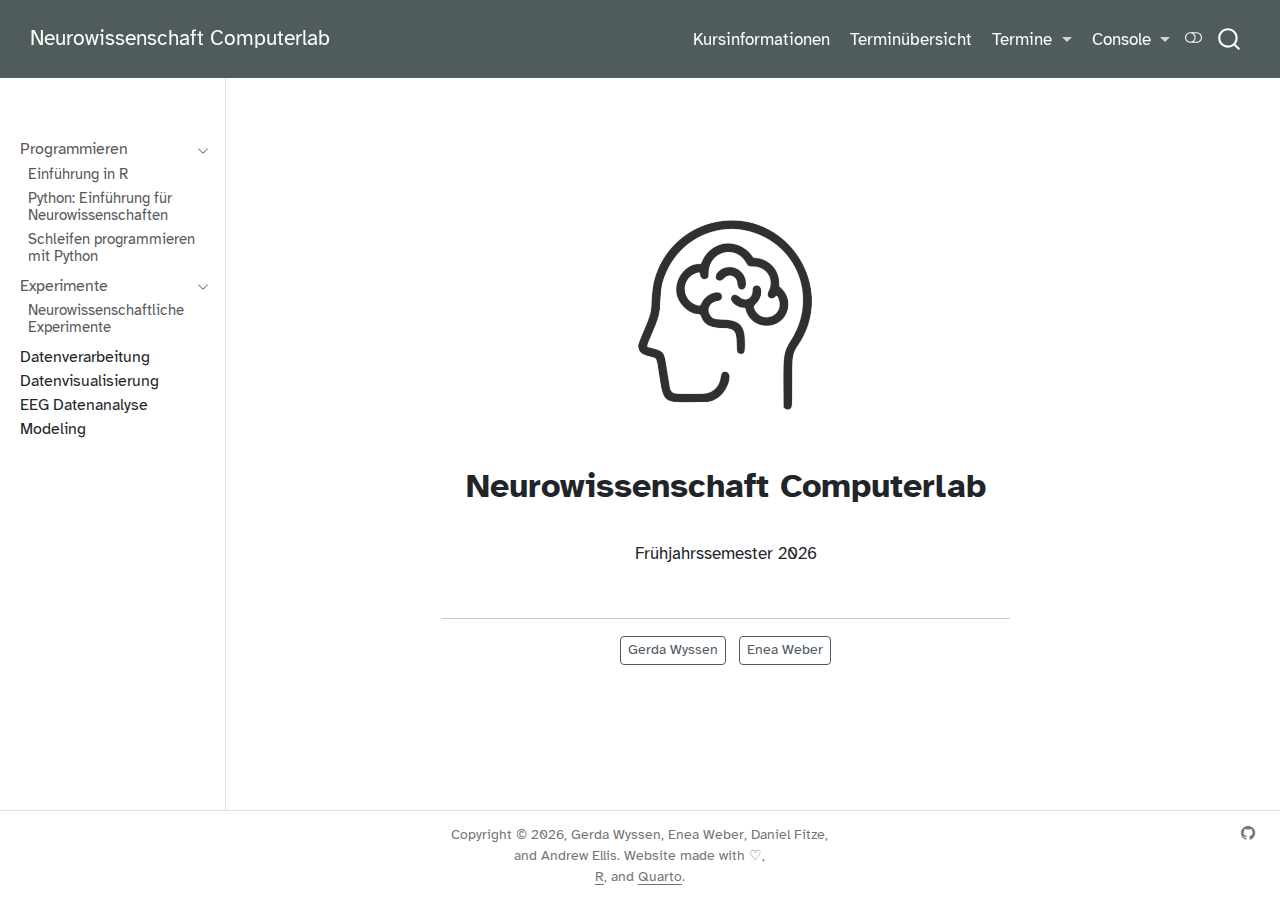
<file: docs/index.html>
<!DOCTYPE html>
<html xmlns="http://www.w3.org/1999/xhtml" lang="en" xml:lang="en"><head>

<meta charset="utf-8">
<meta name="generator" content="quarto-1.8.26">

<meta name="viewport" content="width=device-width, initial-scale=1.0, user-scalable=yes">


<title>Neurowissenschaft Computerlab</title>
<style>
code{white-space: pre-wrap;}
span.smallcaps{font-variant: small-caps;}
div.columns{display: flex; gap: min(4vw, 1.5em);}
div.column{flex: auto; overflow-x: auto;}
div.hanging-indent{margin-left: 1.5em; text-indent: -1.5em;}
ul.task-list{list-style: none;}
ul.task-list li input[type="checkbox"] {
  width: 0.8em;
  margin: 0 0.8em 0.2em -1em; /* quarto-specific, see https://github.com/quarto-dev/quarto-cli/issues/4556 */ 
  vertical-align: middle;
}
</style>


<script src="site_libs/quarto-nav/quarto-nav.js"></script>
<script src="site_libs/clipboard/clipboard.min.js"></script>
<script src="site_libs/quarto-search/autocomplete.umd.js"></script>
<script src="site_libs/quarto-search/fuse.min.js"></script>
<script src="site_libs/quarto-search/quarto-search.js"></script>
<meta name="quarto:offset" content="./">
<link href="./imgs/logo_landing.png" rel="icon" type="image/png">
<script src="site_libs/quarto-html/quarto.js" type="module"></script>
<script src="site_libs/quarto-html/tabsets/tabsets.js" type="module"></script>
<script src="site_libs/quarto-html/axe/axe-check.js" type="module"></script>
<script src="site_libs/quarto-html/popper.min.js"></script>
<script src="site_libs/quarto-html/tippy.umd.min.js"></script>
<link href="site_libs/quarto-html/tippy.css" rel="stylesheet">
<link href="site_libs/quarto-html/quarto-syntax-highlighting-587c61ba64f3a5504c4d52d930310e48.css" rel="stylesheet" class="quarto-color-scheme" id="quarto-text-highlighting-styles">
<link href="site_libs/quarto-html/quarto-syntax-highlighting-dark-b758ccaa5987ceb1b75504551e579abf.css" rel="stylesheet" class="quarto-color-scheme quarto-color-alternate" id="quarto-text-highlighting-styles">
<link href="site_libs/quarto-html/quarto-syntax-highlighting-587c61ba64f3a5504c4d52d930310e48.css" rel="stylesheet" class="quarto-color-scheme-extra" id="quarto-text-highlighting-styles">
<script src="site_libs/bootstrap/bootstrap.min.js"></script>
<link href="site_libs/bootstrap/bootstrap-icons.css" rel="stylesheet">
<link href="site_libs/bootstrap/bootstrap-cdbc3631c51ce3e0d9bcdf02df00f99f.min.css" rel="stylesheet" append-hash="true" class="quarto-color-scheme" id="quarto-bootstrap" data-mode="light">
<link href="site_libs/bootstrap/bootstrap-dark-a7d9048d97f31e8fb63faba404854c4e.min.css" rel="stylesheet" append-hash="true" class="quarto-color-scheme quarto-color-alternate" id="quarto-bootstrap" data-mode="dark">
<link href="site_libs/bootstrap/bootstrap-cdbc3631c51ce3e0d9bcdf02df00f99f.min.css" rel="stylesheet" append-hash="true" class="quarto-color-scheme-extra" id="quarto-bootstrap" data-mode="light">
<script id="quarto-search-options" type="application/json">{
  "location": "navbar",
  "copy-button": false,
  "collapse-after": 3,
  "panel-placement": "end",
  "type": "overlay",
  "limit": 50,
  "keyboard-shortcut": [
    "f",
    "/",
    "s"
  ],
  "show-item-context": false,
  "language": {
    "search-no-results-text": "No results",
    "search-matching-documents-text": "matching documents",
    "search-copy-link-title": "Copy link to search",
    "search-hide-matches-text": "Hide additional matches",
    "search-more-match-text": "more match in this document",
    "search-more-matches-text": "more matches in this document",
    "search-clear-button-title": "Clear",
    "search-text-placeholder": "",
    "search-detached-cancel-button-title": "Cancel",
    "search-submit-button-title": "Submit",
    "search-label": "Search"
  }
}</script>
<style>
div.callout-debugging.callout {
  border-left-color: RosyBrown;
}
div.callout-debugging.callout-style-default > .callout-header {
  background-color: rgb(from RosyBrown r g b / 13%);
}
div.callout-debugging .callout-toggle::before {  background-image: url('data:image/svg+xml,<svg xmlns="http://www.w3.org/2000/svg" width="16" height="16" fill="rgb(33, 37, 41)" class="bi bi-chevron-down" viewBox="0 0 16 16"><path fill-rule="evenodd" d="M1.646 4.646a.5.5 0 0 1 .708 0L8 10.293l5.646-5.647a.5.5 0 0 1 .708.708l-6 6a.5.5 0 0 1-.708 0l-6-6a.5.5 0 0 1 0-.708z"/></svg>');}
div.callout-debugging.callout-style-default .callout-icon::before, div.callout-debugging.callout-titled .callout-icon::before {
  font-family: 'Font Awesome 6 Free', FontAwesome;
  font-style: normal;
  content: '\e4d0' !important;
  background-image: none;
}
div.callout-preparation.callout {
  border-left-color: RosyBrown;
}
div.callout-preparation.callout-style-default > .callout-header {
  background-color: rgb(from RosyBrown r g b / 13%);
}
div.callout-preparation .callout-toggle::before {  background-image: url('data:image/svg+xml,<svg xmlns="http://www.w3.org/2000/svg" width="16" height="16" fill="rgb(33, 37, 41)" class="bi bi-chevron-down" viewBox="0 0 16 16"><path fill-rule="evenodd" d="M1.646 4.646a.5.5 0 0 1 .708 0L8 10.293l5.646-5.647a.5.5 0 0 1 .708.708l-6 6a.5.5 0 0 1-.708 0l-6-6a.5.5 0 0 1 0-.708z"/></svg>');}
div.callout-preparation.callout-style-default .callout-icon::before, div.callout-preparation.callout-titled .callout-icon::before {
  font-family: 'Font Awesome 6 Free', FontAwesome;
  font-style: normal;
  content: 'nil' !important;
  background-image: none;
}
div.callout-learnings.callout {
  border-left-color: LightSlateGray;
}
div.callout-learnings.callout-style-default > .callout-header {
  background-color: rgb(from LightSlateGray r g b / 13%);
}
div.callout-learnings .callout-toggle::before {  background-image: url('data:image/svg+xml,<svg xmlns="http://www.w3.org/2000/svg" width="16" height="16" fill="rgb(33, 37, 41)" class="bi bi-chevron-down" viewBox="0 0 16 16"><path fill-rule="evenodd" d="M1.646 4.646a.5.5 0 0 1 .708 0L8 10.293l5.646-5.647a.5.5 0 0 1 .708.708l-6 6a.5.5 0 0 1-.708 0l-6-6a.5.5 0 0 1 0-.708z"/></svg>');}
div.callout-learnings.callout-style-default .callout-icon::before, div.callout-learnings.callout-titled .callout-icon::before {
  background-image: url('data:image/svg+xml,<svg xmlns="http://www.w3.org/2000/svg" width="16" height="16" fill="LightSlateGray" class="bi bi-exclamation-triangle" viewBox="0 0 16 16"><path d="M7.938 2.016A.13.13 0 0 1 8.002 2a.13.13 0 0 1 .063.016.146.146 0 0 1 .054.057l6.857 11.667c.036.06.035.124.002.183a.163.163 0 0 1-.054.06.116.116 0 0 1-.066.017H1.146a.115.115 0 0 1-.066-.017.163.163 0 0 1-.054-.06.176.176 0 0 1 .002-.183L7.884 2.073a.147.147 0 0 1 .054-.057zm1.044-.45a1.13 1.13 0 0 0-1.96 0L.165 13.233c-.457.778.091 1.767.98 1.767h13.713c.889 0 1.438-.99.98-1.767L8.982 1.566z"/></svg>');
}
div.callout-hands-on.callout {
  border-left-color: RosyBrown;
}
div.callout-hands-on.callout-style-default > .callout-header {
  background-color: rgb(from RosyBrown r g b / 13%);
}
div.callout-hands-on .callout-toggle::before {  background-image: url('data:image/svg+xml,<svg xmlns="http://www.w3.org/2000/svg" width="16" height="16" fill="rgb(33, 37, 41)" class="bi bi-chevron-down" viewBox="0 0 16 16"><path fill-rule="evenodd" d="M1.646 4.646a.5.5 0 0 1 .708 0L8 10.293l5.646-5.647a.5.5 0 0 1 .708.708l-6 6a.5.5 0 0 1-.708 0l-6-6a.5.5 0 0 1 0-.708z"/></svg>');}
div.callout-hands-on.callout-style-default .callout-icon::before, div.callout-hands-on.callout-titled .callout-icon::before {
  font-family: 'Font Awesome 6 Free', FontAwesome;
  font-style: normal;
  content: 'nil' !important;
  background-image: none;
}
</style>


<link rel="stylesheet" href="include/webex.css">
</head>

<body class="nav-sidebar docked nav-fixed fullcontent quarto-light"><script id="quarto-html-before-body" type="application/javascript">
    const toggleBodyColorMode = (bsSheetEl) => {
      const mode = bsSheetEl.getAttribute("data-mode");
      const bodyEl = window.document.querySelector("body");
      if (mode === "dark") {
        bodyEl.classList.add("quarto-dark");
        bodyEl.classList.remove("quarto-light");
      } else {
        bodyEl.classList.add("quarto-light");
        bodyEl.classList.remove("quarto-dark");
      }
    }
    const toggleBodyColorPrimary = () => {
      const bsSheetEl = window.document.querySelector("link#quarto-bootstrap:not([rel=disabled-stylesheet])");
      if (bsSheetEl) {
        toggleBodyColorMode(bsSheetEl);
      }
    }
    const setColorSchemeToggle = (alternate) => {
      const toggles = window.document.querySelectorAll('.quarto-color-scheme-toggle');
      for (let i=0; i < toggles.length; i++) {
        const toggle = toggles[i];
        if (toggle) {
          if (alternate) {
            toggle.classList.add("alternate");
          } else {
            toggle.classList.remove("alternate");
          }
        }
      }
    };
    const toggleColorMode = (alternate) => {
      // Switch the stylesheets
      const primaryStylesheets = window.document.querySelectorAll('link.quarto-color-scheme:not(.quarto-color-alternate)');
      const alternateStylesheets = window.document.querySelectorAll('link.quarto-color-scheme.quarto-color-alternate');
      manageTransitions('#quarto-margin-sidebar .nav-link', false);
      if (alternate) {
        // note: dark is layered on light, we don't disable primary!
        enableStylesheet(alternateStylesheets);
        for (const sheetNode of alternateStylesheets) {
          if (sheetNode.id === "quarto-bootstrap") {
            toggleBodyColorMode(sheetNode);
          }
        }
      } else {
        disableStylesheet(alternateStylesheets);
        enableStylesheet(primaryStylesheets)
        toggleBodyColorPrimary();
      }
      manageTransitions('#quarto-margin-sidebar .nav-link', true);
      // Switch the toggles
      setColorSchemeToggle(alternate)
      // Hack to workaround the fact that safari doesn't
      // properly recolor the scrollbar when toggling (#1455)
      if (navigator.userAgent.indexOf('Safari') > 0 && navigator.userAgent.indexOf('Chrome') == -1) {
        manageTransitions("body", false);
        window.scrollTo(0, 1);
        setTimeout(() => {
          window.scrollTo(0, 0);
          manageTransitions("body", true);
        }, 40);
      }
    }
    const disableStylesheet = (stylesheets) => {
      for (let i=0; i < stylesheets.length; i++) {
        const stylesheet = stylesheets[i];
        stylesheet.rel = 'disabled-stylesheet';
      }
    }
    const enableStylesheet = (stylesheets) => {
      for (let i=0; i < stylesheets.length; i++) {
        const stylesheet = stylesheets[i];
        if(stylesheet.rel !== 'stylesheet') { // for Chrome, which will still FOUC without this check
          stylesheet.rel = 'stylesheet';
        }
      }
    }
    const manageTransitions = (selector, allowTransitions) => {
      const els = window.document.querySelectorAll(selector);
      for (let i=0; i < els.length; i++) {
        const el = els[i];
        if (allowTransitions) {
          el.classList.remove('notransition');
        } else {
          el.classList.add('notransition');
        }
      }
    }
    const isFileUrl = () => {
      return window.location.protocol === 'file:';
    }
    const hasAlternateSentinel = () => {
      let styleSentinel = getColorSchemeSentinel();
      if (styleSentinel !== null) {
        return styleSentinel === "alternate";
      } else {
        return false;
      }
    }
    const setStyleSentinel = (alternate) => {
      const value = alternate ? "alternate" : "default";
      if (!isFileUrl()) {
        window.localStorage.setItem("quarto-color-scheme", value);
      } else {
        localAlternateSentinel = value;
      }
    }
    const getColorSchemeSentinel = () => {
      if (!isFileUrl()) {
        const storageValue = window.localStorage.getItem("quarto-color-scheme");
        return storageValue != null ? storageValue : localAlternateSentinel;
      } else {
        return localAlternateSentinel;
      }
    }
    const toggleGiscusIfUsed = (isAlternate, darkModeDefault) => {
      const baseTheme = document.querySelector('#giscus-base-theme')?.value ?? 'light';
      const alternateTheme = document.querySelector('#giscus-alt-theme')?.value ?? 'dark';
      let newTheme = '';
      if(authorPrefersDark) {
        newTheme = isAlternate ? baseTheme : alternateTheme;
      } else {
        newTheme = isAlternate ? alternateTheme : baseTheme;
      }
      const changeGiscusTheme = () => {
        // From: https://github.com/giscus/giscus/issues/336
        const sendMessage = (message) => {
          const iframe = document.querySelector('iframe.giscus-frame');
          if (!iframe) return;
          iframe.contentWindow.postMessage({ giscus: message }, 'https://giscus.app');
        }
        sendMessage({
          setConfig: {
            theme: newTheme
          }
        });
      }
      const isGiscussLoaded = window.document.querySelector('iframe.giscus-frame') !== null;
      if (isGiscussLoaded) {
        changeGiscusTheme();
      }
    };
    const authorPrefersDark = false;
    const darkModeDefault = authorPrefersDark;
      document.querySelector('link#quarto-text-highlighting-styles.quarto-color-scheme-extra').rel = 'disabled-stylesheet';
      document.querySelector('link#quarto-bootstrap.quarto-color-scheme-extra').rel = 'disabled-stylesheet';
    let localAlternateSentinel = darkModeDefault ? 'alternate' : 'default';
    // Dark / light mode switch
    window.quartoToggleColorScheme = () => {
      // Read the current dark / light value
      let toAlternate = !hasAlternateSentinel();
      toggleColorMode(toAlternate);
      setStyleSentinel(toAlternate);
      toggleGiscusIfUsed(toAlternate, darkModeDefault);
      window.dispatchEvent(new Event('resize'));
    };
    // Switch to dark mode if need be
    if (hasAlternateSentinel()) {
      toggleColorMode(true);
    } else {
      toggleColorMode(false);
    }
  </script>

<div id="quarto-search-results"></div>
  <header id="quarto-header" class="headroom fixed-top">
    <nav class="navbar navbar-expand-lg " data-bs-theme="dark">
      <div class="navbar-container container-fluid">
      <div class="navbar-brand-container mx-auto">
    <a class="navbar-brand" href="./index.html">
    <span class="navbar-title">Neurowissenschaft Computerlab</span>
    </a>
  </div>
            <div id="quarto-search" class="" title="Search"></div>
          <button class="navbar-toggler" type="button" data-bs-toggle="collapse" data-bs-target="#navbarCollapse" aria-controls="navbarCollapse" role="menu" aria-expanded="false" aria-label="Toggle navigation" onclick="if (window.quartoToggleHeadroom) { window.quartoToggleHeadroom(); }">
  <span class="navbar-toggler-icon"></span>
</button>
          <div class="collapse navbar-collapse" id="navbarCollapse">
            <ul class="navbar-nav navbar-nav-scroll ms-auto">
  <li class="nav-item">
    <a class="nav-link" href="./course/syllabus.html"> 
<span class="menu-text">Kursinformationen</span></a>
  </li>  
  <li class="nav-item">
    <a class="nav-link" href="./course/overview.html"> 
<span class="menu-text">Terminübersicht</span></a>
  </li>  
  <li class="nav-item dropdown ">
    <a class="nav-link dropdown-toggle" href="#" id="nav-menu-termine" role="link" data-bs-toggle="dropdown" aria-expanded="false">
 <span class="menu-text">Termine</span>
    </a>
    <ul class="dropdown-menu dropdown-menu-end" aria-labelledby="nav-menu-termine">    
        <li>
    <a class="dropdown-item" href="./course/01.html">
 <span class="dropdown-text">T1: 20.02.2026</span></a>
  </li>  
        <li>
    <a class="dropdown-item" href="./course/02.html">
 <span class="dropdown-text">T2: 27.02.2026</span></a>
  </li>  
        <li>
    <a class="dropdown-item" href="./course/03.html">
 <span class="dropdown-text">T3: 06.03.2026</span></a>
  </li>  
    </ul>
  </li>
  <li class="nav-item dropdown ">
    <a class="nav-link dropdown-toggle" href="#" id="nav-menu-console" role="link" data-bs-toggle="dropdown" aria-expanded="false">
 <span class="menu-text">Console</span>
    </a>
    <ul class="dropdown-menu dropdown-menu-end" aria-labelledby="nav-menu-console">    
        <li>
    <a class="dropdown-item" href="./course/webrconsole.html">
 <span class="dropdown-text">WebR Konsole (R)</span></a>
  </li>  
        <li>
    <a class="dropdown-item" href="./course/pythonconsole.html">
 <span class="dropdown-text">Pyodide Konsole (Python)</span></a>
  </li>  
    </ul>
  </li>
</ul>
          </div> <!-- /navcollapse -->
            <div class="quarto-navbar-tools">
  <a href="" class="quarto-color-scheme-toggle quarto-navigation-tool  px-1" onclick="window.quartoToggleColorScheme(); return false;" title="Toggle dark mode"><i class="bi"></i></a>
</div>
      </div> <!-- /container-fluid -->
    </nav>
  <nav class="quarto-secondary-nav">
    <div class="container-fluid d-flex">
      <button type="button" class="quarto-btn-toggle btn" data-bs-toggle="collapse" role="button" data-bs-target=".quarto-sidebar-collapse-item" aria-controls="quarto-sidebar" aria-expanded="false" aria-label="Toggle sidebar navigation" onclick="if (window.quartoToggleHeadroom) { window.quartoToggleHeadroom(); }">
        <i class="bi bi-layout-text-sidebar-reverse"></i>
      </button>
        <nav class="quarto-page-breadcrumbs" aria-label="breadcrumb"><ol class="breadcrumb"><li class="breadcrumb-item">Neurowissenschaft Computerlab</li></ol></nav>
        <a class="flex-grow-1" role="navigation" data-bs-toggle="collapse" data-bs-target=".quarto-sidebar-collapse-item" aria-controls="quarto-sidebar" aria-expanded="false" aria-label="Toggle sidebar navigation" onclick="if (window.quartoToggleHeadroom) { window.quartoToggleHeadroom(); }">      
        </a>
      <button type="button" class="btn quarto-search-button" aria-label="Search" onclick="window.quartoOpenSearch();">
        <i class="bi bi-search"></i>
      </button>
    </div>
  </nav>
</header>
<!-- content -->
<div id="quarto-content" class="quarto-container page-columns page-rows-contents page-layout-article page-navbar">
<!-- sidebar -->
  <nav id="quarto-sidebar" class="sidebar collapse collapse-horizontal quarto-sidebar-collapse-item sidebar-navigation docked overflow-auto">
        <div class="mt-2 flex-shrink-0 align-items-center">
        <div class="sidebar-search">
        <div id="quarto-search" class="" title="Search"></div>
        </div>
        </div>
    <div class="sidebar-menu-container"> 
    <ul class="list-unstyled mt-1">
        <li class="sidebar-item sidebar-item-section">
      <div class="sidebar-item-container"> 
            <a href="./chapters/basics_programming.html" class="sidebar-item-text sidebar-link">
 <span class="menu-text">Programmieren</span></a>
          <a class="sidebar-item-toggle text-start" data-bs-toggle="collapse" data-bs-target="#quarto-sidebar-section-1" role="navigation" aria-expanded="true" aria-label="Toggle section">
            <i class="bi bi-chevron-right ms-2"></i>
          </a> 
      </div>
      <ul id="quarto-sidebar-section-1" class="collapse list-unstyled sidebar-section depth1 show">  
          <li class="sidebar-item">
  <div class="sidebar-item-container"> 
  <a href="./chapters/intro_r.html" class="sidebar-item-text sidebar-link">
 <span class="menu-text">Einführung in R</span></a>
  </div>
</li>
          <li class="sidebar-item">
  <div class="sidebar-item-container"> 
  <a href="./chapters/intro_python.html" class="sidebar-item-text sidebar-link">
 <span class="menu-text">Python: Einführung für Neurowissenschaften</span></a>
  </div>
</li>
          <li class="sidebar-item">
  <div class="sidebar-item-container"> 
  <a href="./chapters/loops.html" class="sidebar-item-text sidebar-link">
 <span class="menu-text">Schleifen programmieren mit Python</span></a>
  </div>
</li>
      </ul>
  </li>
        <li class="sidebar-item sidebar-item-section">
      <div class="sidebar-item-container"> 
            <a class="sidebar-item-text sidebar-link text-start" data-bs-toggle="collapse" data-bs-target="#quarto-sidebar-section-2" role="navigation" aria-expanded="true">
 <span class="menu-text">Experimente</span></a>
          <a class="sidebar-item-toggle text-start" data-bs-toggle="collapse" data-bs-target="#quarto-sidebar-section-2" role="navigation" aria-expanded="true" aria-label="Toggle section">
            <i class="bi bi-chevron-right ms-2"></i>
          </a> 
      </div>
      <ul id="quarto-sidebar-section-2" class="collapse list-unstyled sidebar-section depth1 show">  
          <li class="sidebar-item">
  <div class="sidebar-item-container"> 
  <a href="./chapters/experiments.html" class="sidebar-item-text sidebar-link">
 <span class="menu-text">Neurowissenschaftliche Experimente</span></a>
  </div>
</li>
      </ul>
  </li>
        <li class="sidebar-item sidebar-item-section">
      <span class="sidebar-item-text sidebar-link text-start">
 <span class="menu-text">Datenverarbeitung</span></span>
  </li>
        <li class="sidebar-item sidebar-item-section">
      <span class="sidebar-item-text sidebar-link text-start">
 <span class="menu-text">Datenvisualisierung</span></span>
  </li>
        <li class="sidebar-item sidebar-item-section">
      <span class="sidebar-item-text sidebar-link text-start">
 <span class="menu-text">EEG Datenanalyse</span></span>
  </li>
        <li class="sidebar-item sidebar-item-section">
      <span class="sidebar-item-text sidebar-link text-start">
 <span class="menu-text">Modeling</span></span>
  </li>
    </ul>
    </div>
</nav>
<div id="quarto-sidebar-glass" class="quarto-sidebar-collapse-item" data-bs-toggle="collapse" data-bs-target=".quarto-sidebar-collapse-item"></div>
<!-- margin-sidebar -->
    
<!-- main -->
<div class="quarto-about-jolla">
  <img src="imgs/logo_landing.png" class="about-image
  round " style="height: 15em; width: 15em;">
 <header id="title-block-header" class="quarto-title-block default">
<div class="quarto-title">
<h1 class="title">Neurowissenschaft Computerlab</h1>
</div>
<div class="quarto-title-meta">
  </div>
</header><main class="content" id="quarto-document-content">

<p>Frühjahrssemester 2026</p>


</main> 
  <hr class="about-sep">
   <div class="about-links">
  <a href="mailto:gerda.wyssen@unibe.ch" class="about-link" rel="" target="">
     <span class="about-link-text">Gerda Wyssen</span>
  </a>
  <a href="mailto:enea.weber@unibe.ch" class="about-link" rel="" target="">
     <span class="about-link-text">Enea Weber</span>
  </a>
</div>
</div>
 <!-- /main -->
<script>



/* update total correct if #webex-total_correct exists */

update_total_correct = function() {

  console.log("webex: update total_correct");



  var t = document.getElementsByClassName("webex-total_correct");

  for (var i = 0; i < t.length; i++) {

    p = t[i].parentElement;

    var correct = p.getElementsByClassName("webex-correct").length;

    var solvemes = p.getElementsByClassName("webex-solveme").length;

    var radiogroups = p.getElementsByClassName("webex-radiogroup").length;

    var selects = p.getElementsByClassName("webex-select").length;



    t[i].innerHTML = correct + " of " + (solvemes + radiogroups + selects) + " correct";

  }

}



/* webex-solution button toggling function */

b_func = function() {

  console.log("webex: toggle hide");



  var cl = this.parentElement.classList;

  if (cl.contains('open')) {

    cl.remove("open");

  } else {

    cl.add("open");

  }

}



/* check answers */

check_func = function() {

  console.log("webex: check answers");



  var cl = this.parentElement.classList;

  if (cl.contains('unchecked')) {

    cl.remove("unchecked");

    this.innerHTML = "Hide Answers";

  } else {

    cl.add("unchecked");

    this.innerHTML = "Show Answers";

  }

}



/* function for checking solveme answers */

solveme_func = function(e) {

  console.log("webex: check solveme");



  var real_answers = JSON.parse(this.dataset.answer);

  var my_answer = this.value;

  var cl = this.classList;

  if (cl.contains("ignorecase")) {

    my_answer = my_answer.toLowerCase();

  }

  if (cl.contains("nospaces")) {

    my_answer = my_answer.replace(/ /g, "")

  }



  if (my_answer == "") {

    cl.remove("webex-correct");

    cl.remove("webex-incorrect");

  } else if (real_answers.includes(my_answer)) {

    cl.add("webex-correct");

    cl.remove("webex-incorrect");

  } else {

    cl.add("webex-incorrect");

    cl.remove("webex-correct");

  }



  // match numeric answers within a specified tolerance

  if(this.dataset.tol > 0){

    var tol = JSON.parse(this.dataset.tol);

    var matches = real_answers.map(x => Math.abs(x - my_answer) < tol)

    if (matches.reduce((a, b) => a + b, 0) > 0) {

      cl.add("webex-correct");

    } else {

      cl.remove("webex-correct");

    }

  }



  // added regex bit

  if (cl.contains("regex")){

    answer_regex = RegExp(real_answers.join("|"))

    if (answer_regex.test(my_answer)) {

      cl.add("webex-correct");

    }

  }



  update_total_correct();

}



/* function for checking select answers */

select_func = function(e) {

  console.log("webex: check select");



  var cl = this.classList



  /* add style */

  cl.remove("webex-incorrect");

  cl.remove("webex-correct");

  if (this.value == "answer") {

    cl.add("webex-correct");

  } else if (this.value != "blank") {

    cl.add("webex-incorrect");

  }



  update_total_correct();

}



/* function for checking radiogroups answers */

radiogroups_func = function(e) {

  console.log("webex: check radiogroups");



  var checked_button = document.querySelector('input[name=' + this.id + ']:checked');

  var cl = checked_button.parentElement.classList;

  var labels = checked_button.parentElement.parentElement.children;



  /* get rid of styles */

  for (i = 0; i < labels.length; i++) {

    labels[i].classList.remove("webex-incorrect");

    labels[i].classList.remove("webex-correct");

  }



  /* add style */

  if (checked_button.value == "answer") {

    cl.add("webex-correct");

  } else {

    cl.add("webex-incorrect");

  }



  update_total_correct();

}



window.onload = function() {

  console.log("webex onload");

  /* set up solution buttons */

  var buttons = document.getElementsByTagName("button");



  for (var i = 0; i < buttons.length; i++) {

    if (buttons[i].parentElement.classList.contains('webex-solution')) {

      buttons[i].onclick = b_func;

    }

  }



  var check_sections = document.getElementsByClassName("webex-check");

  console.log("check:", check_sections.length);

  for (var i = 0; i < check_sections.length; i++) {

    check_sections[i].classList.add("unchecked");



    let btn = document.createElement("button");

    btn.innerHTML = "Show Answers";

    btn.classList.add("webex-check-button");

    btn.onclick = check_func;

    check_sections[i].appendChild(btn);



    let spn = document.createElement("span");

    spn.classList.add("webex-total_correct");

    check_sections[i].appendChild(spn);

  }



  /* set up webex-solveme inputs */

  var solveme = document.getElementsByClassName("webex-solveme");



  for (var i = 0; i < solveme.length; i++) {

    /* make sure input boxes don't auto-anything */

    solveme[i].setAttribute("autocomplete","off");

    solveme[i].setAttribute("autocorrect", "off");

    solveme[i].setAttribute("autocapitalize", "off");

    solveme[i].setAttribute("spellcheck", "false");

    solveme[i].value = "";



    /* adjust answer for ignorecase or nospaces */

    var cl = solveme[i].classList;

    var real_answer = solveme[i].dataset.answer;

    if (cl.contains("ignorecase")) {

      real_answer = real_answer.toLowerCase();

    }

    if (cl.contains("nospaces")) {

      real_answer = real_answer.replace(/ /g, "");

    }

    solveme[i].dataset.answer = real_answer;



    /* attach checking function */

    solveme[i].onkeyup = solveme_func;

    solveme[i].onchange = solveme_func;



    solveme[i].insertAdjacentHTML("afterend", " <span class='webex-icon'></span>")

  }



  /* set up radiogroups */

  var radiogroups = document.getElementsByClassName("webex-radiogroup");

  for (var i = 0; i < radiogroups.length; i++) {

    radiogroups[i].onchange = radiogroups_func;

  }



  /* set up selects */

  var selects = document.getElementsByClassName("webex-select");

  for (var i = 0; i < selects.length; i++) {

    selects[i].onchange = select_func;

    selects[i].insertAdjacentHTML("afterend", " <span class='webex-icon'></span>")

  }



  update_total_correct();

}



</script>

<script id="quarto-html-after-body" type="application/javascript">
  window.document.addEventListener("DOMContentLoaded", function (event) {
    // Ensure there is a toggle, if there isn't float one in the top right
    if (window.document.querySelector('.quarto-color-scheme-toggle') === null) {
      const a = window.document.createElement('a');
      a.classList.add('top-right');
      a.classList.add('quarto-color-scheme-toggle');
      a.href = "";
      a.onclick = function() { try { window.quartoToggleColorScheme(); } catch {} return false; };
      const i = window.document.createElement("i");
      i.classList.add('bi');
      a.appendChild(i);
      window.document.body.appendChild(a);
    }
    setColorSchemeToggle(hasAlternateSentinel())
    const isCodeAnnotation = (el) => {
      for (const clz of el.classList) {
        if (clz.startsWith('code-annotation-')) {                     
          return true;
        }
      }
      return false;
    }
    const onCopySuccess = function(e) {
      // button target
      const button = e.trigger;
      // don't keep focus
      button.blur();
      // flash "checked"
      button.classList.add('code-copy-button-checked');
      var currentTitle = button.getAttribute("title");
      button.setAttribute("title", "Copied!");
      let tooltip;
      if (window.bootstrap) {
        button.setAttribute("data-bs-toggle", "tooltip");
        button.setAttribute("data-bs-placement", "left");
        button.setAttribute("data-bs-title", "Copied!");
        tooltip = new bootstrap.Tooltip(button, 
          { trigger: "manual", 
            customClass: "code-copy-button-tooltip",
            offset: [0, -8]});
        tooltip.show();    
      }
      setTimeout(function() {
        if (tooltip) {
          tooltip.hide();
          button.removeAttribute("data-bs-title");
          button.removeAttribute("data-bs-toggle");
          button.removeAttribute("data-bs-placement");
        }
        button.setAttribute("title", currentTitle);
        button.classList.remove('code-copy-button-checked');
      }, 1000);
      // clear code selection
      e.clearSelection();
    }
    const getTextToCopy = function(trigger) {
      const outerScaffold = trigger.parentElement.cloneNode(true);
      const codeEl = outerScaffold.querySelector('code');
      for (const childEl of codeEl.children) {
        if (isCodeAnnotation(childEl)) {
          childEl.remove();
        }
      }
      return codeEl.innerText;
    }
    const clipboard = new window.ClipboardJS('.code-copy-button:not([data-in-quarto-modal])', {
      text: getTextToCopy
    });
    clipboard.on('success', onCopySuccess);
    if (window.document.getElementById('quarto-embedded-source-code-modal')) {
      const clipboardModal = new window.ClipboardJS('.code-copy-button[data-in-quarto-modal]', {
        text: getTextToCopy,
        container: window.document.getElementById('quarto-embedded-source-code-modal')
      });
      clipboardModal.on('success', onCopySuccess);
    }
      var localhostRegex = new RegExp(/^(?:http|https):\/\/localhost\:?[0-9]*\//);
      var mailtoRegex = new RegExp(/^mailto:/);
        var filterRegex = new RegExp("https:\/\/kogpsy\.github\.io\/neuroscicomplabFS26\/");
      var isInternal = (href) => {
          return filterRegex.test(href) || localhostRegex.test(href) || mailtoRegex.test(href);
      }
      // Inspect non-navigation links and adorn them if external
     var links = window.document.querySelectorAll('a[href]:not(.nav-link):not(.navbar-brand):not(.toc-action):not(.sidebar-link):not(.sidebar-item-toggle):not(.pagination-link):not(.no-external):not([aria-hidden]):not(.dropdown-item):not(.quarto-navigation-tool):not(.about-link)');
      for (var i=0; i<links.length; i++) {
        const link = links[i];
        if (!isInternal(link.href)) {
          // undo the damage that might have been done by quarto-nav.js in the case of
          // links that we want to consider external
          if (link.dataset.originalHref !== undefined) {
            link.href = link.dataset.originalHref;
          }
            // target, if specified
            link.setAttribute("target", "_blank");
            if (link.getAttribute("rel") === null) {
              link.setAttribute("rel", "noopener");
            }
        }
      }
    function tippyHover(el, contentFn, onTriggerFn, onUntriggerFn) {
      const config = {
        allowHTML: true,
        maxWidth: 500,
        delay: 100,
        arrow: false,
        appendTo: function(el) {
            return el.parentElement;
        },
        interactive: true,
        interactiveBorder: 10,
        theme: 'quarto',
        placement: 'bottom-start',
      };
      if (contentFn) {
        config.content = contentFn;
      }
      if (onTriggerFn) {
        config.onTrigger = onTriggerFn;
      }
      if (onUntriggerFn) {
        config.onUntrigger = onUntriggerFn;
      }
      window.tippy(el, config); 
    }
    const noterefs = window.document.querySelectorAll('a[role="doc-noteref"]');
    for (var i=0; i<noterefs.length; i++) {
      const ref = noterefs[i];
      tippyHover(ref, function() {
        // use id or data attribute instead here
        let href = ref.getAttribute('data-footnote-href') || ref.getAttribute('href');
        try { href = new URL(href).hash; } catch {}
        const id = href.replace(/^#\/?/, "");
        const note = window.document.getElementById(id);
        if (note) {
          return note.innerHTML;
        } else {
          return "";
        }
      });
    }
    const xrefs = window.document.querySelectorAll('a.quarto-xref');
    const processXRef = (id, note) => {
      // Strip column container classes
      const stripColumnClz = (el) => {
        el.classList.remove("page-full", "page-columns");
        if (el.children) {
          for (const child of el.children) {
            stripColumnClz(child);
          }
        }
      }
      stripColumnClz(note)
      if (id === null || id.startsWith('sec-')) {
        // Special case sections, only their first couple elements
        const container = document.createElement("div");
        if (note.children && note.children.length > 2) {
          container.appendChild(note.children[0].cloneNode(true));
          for (let i = 1; i < note.children.length; i++) {
            const child = note.children[i];
            if (child.tagName === "P" && child.innerText === "") {
              continue;
            } else {
              container.appendChild(child.cloneNode(true));
              break;
            }
          }
          if (window.Quarto?.typesetMath) {
            window.Quarto.typesetMath(container);
          }
          return container.innerHTML
        } else {
          if (window.Quarto?.typesetMath) {
            window.Quarto.typesetMath(note);
          }
          return note.innerHTML;
        }
      } else {
        // Remove any anchor links if they are present
        const anchorLink = note.querySelector('a.anchorjs-link');
        if (anchorLink) {
          anchorLink.remove();
        }
        if (window.Quarto?.typesetMath) {
          window.Quarto.typesetMath(note);
        }
        if (note.classList.contains("callout")) {
          return note.outerHTML;
        } else {
          return note.innerHTML;
        }
      }
    }
    for (var i=0; i<xrefs.length; i++) {
      const xref = xrefs[i];
      tippyHover(xref, undefined, function(instance) {
        instance.disable();
        let url = xref.getAttribute('href');
        let hash = undefined; 
        if (url.startsWith('#')) {
          hash = url;
        } else {
          try { hash = new URL(url).hash; } catch {}
        }
        if (hash) {
          const id = hash.replace(/^#\/?/, "");
          const note = window.document.getElementById(id);
          if (note !== null) {
            try {
              const html = processXRef(id, note.cloneNode(true));
              instance.setContent(html);
            } finally {
              instance.enable();
              instance.show();
            }
          } else {
            // See if we can fetch this
            fetch(url.split('#')[0])
            .then(res => res.text())
            .then(html => {
              const parser = new DOMParser();
              const htmlDoc = parser.parseFromString(html, "text/html");
              const note = htmlDoc.getElementById(id);
              if (note !== null) {
                const html = processXRef(id, note);
                instance.setContent(html);
              } 
            }).finally(() => {
              instance.enable();
              instance.show();
            });
          }
        } else {
          // See if we can fetch a full url (with no hash to target)
          // This is a special case and we should probably do some content thinning / targeting
          fetch(url)
          .then(res => res.text())
          .then(html => {
            const parser = new DOMParser();
            const htmlDoc = parser.parseFromString(html, "text/html");
            const note = htmlDoc.querySelector('main.content');
            if (note !== null) {
              // This should only happen for chapter cross references
              // (since there is no id in the URL)
              // remove the first header
              if (note.children.length > 0 && note.children[0].tagName === "HEADER") {
                note.children[0].remove();
              }
              const html = processXRef(null, note);
              instance.setContent(html);
            } 
          }).finally(() => {
            instance.enable();
            instance.show();
          });
        }
      }, function(instance) {
      });
    }
        let selectedAnnoteEl;
        const selectorForAnnotation = ( cell, annotation) => {
          let cellAttr = 'data-code-cell="' + cell + '"';
          let lineAttr = 'data-code-annotation="' +  annotation + '"';
          const selector = 'span[' + cellAttr + '][' + lineAttr + ']';
          return selector;
        }
        const selectCodeLines = (annoteEl) => {
          const doc = window.document;
          const targetCell = annoteEl.getAttribute("data-target-cell");
          const targetAnnotation = annoteEl.getAttribute("data-target-annotation");
          const annoteSpan = window.document.querySelector(selectorForAnnotation(targetCell, targetAnnotation));
          const lines = annoteSpan.getAttribute("data-code-lines").split(",");
          const lineIds = lines.map((line) => {
            return targetCell + "-" + line;
          })
          let top = null;
          let height = null;
          let parent = null;
          if (lineIds.length > 0) {
              //compute the position of the single el (top and bottom and make a div)
              const el = window.document.getElementById(lineIds[0]);
              top = el.offsetTop;
              height = el.offsetHeight;
              parent = el.parentElement.parentElement;
            if (lineIds.length > 1) {
              const lastEl = window.document.getElementById(lineIds[lineIds.length - 1]);
              const bottom = lastEl.offsetTop + lastEl.offsetHeight;
              height = bottom - top;
            }
            if (top !== null && height !== null && parent !== null) {
              // cook up a div (if necessary) and position it 
              let div = window.document.getElementById("code-annotation-line-highlight");
              if (div === null) {
                div = window.document.createElement("div");
                div.setAttribute("id", "code-annotation-line-highlight");
                div.style.position = 'absolute';
                parent.appendChild(div);
              }
              div.style.top = top - 2 + "px";
              div.style.height = height + 4 + "px";
              div.style.left = 0;
              let gutterDiv = window.document.getElementById("code-annotation-line-highlight-gutter");
              if (gutterDiv === null) {
                gutterDiv = window.document.createElement("div");
                gutterDiv.setAttribute("id", "code-annotation-line-highlight-gutter");
                gutterDiv.style.position = 'absolute';
                const codeCell = window.document.getElementById(targetCell);
                const gutter = codeCell.querySelector('.code-annotation-gutter');
                gutter.appendChild(gutterDiv);
              }
              gutterDiv.style.top = top - 2 + "px";
              gutterDiv.style.height = height + 4 + "px";
            }
            selectedAnnoteEl = annoteEl;
          }
        };
        const unselectCodeLines = () => {
          const elementsIds = ["code-annotation-line-highlight", "code-annotation-line-highlight-gutter"];
          elementsIds.forEach((elId) => {
            const div = window.document.getElementById(elId);
            if (div) {
              div.remove();
            }
          });
          selectedAnnoteEl = undefined;
        };
          // Handle positioning of the toggle
      window.addEventListener(
        "resize",
        throttle(() => {
          elRect = undefined;
          if (selectedAnnoteEl) {
            selectCodeLines(selectedAnnoteEl);
          }
        }, 10)
      );
      function throttle(fn, ms) {
      let throttle = false;
      let timer;
        return (...args) => {
          if(!throttle) { // first call gets through
              fn.apply(this, args);
              throttle = true;
          } else { // all the others get throttled
              if(timer) clearTimeout(timer); // cancel #2
              timer = setTimeout(() => {
                fn.apply(this, args);
                timer = throttle = false;
              }, ms);
          }
        };
      }
        // Attach click handler to the DT
        const annoteDls = window.document.querySelectorAll('dt[data-target-cell]');
        for (const annoteDlNode of annoteDls) {
          annoteDlNode.addEventListener('click', (event) => {
            const clickedEl = event.target;
            if (clickedEl !== selectedAnnoteEl) {
              unselectCodeLines();
              const activeEl = window.document.querySelector('dt[data-target-cell].code-annotation-active');
              if (activeEl) {
                activeEl.classList.remove('code-annotation-active');
              }
              selectCodeLines(clickedEl);
              clickedEl.classList.add('code-annotation-active');
            } else {
              // Unselect the line
              unselectCodeLines();
              clickedEl.classList.remove('code-annotation-active');
            }
          });
        }
    const findCites = (el) => {
      const parentEl = el.parentElement;
      if (parentEl) {
        const cites = parentEl.dataset.cites;
        if (cites) {
          return {
            el,
            cites: cites.split(' ')
          };
        } else {
          return findCites(el.parentElement)
        }
      } else {
        return undefined;
      }
    };
    var bibliorefs = window.document.querySelectorAll('a[role="doc-biblioref"]');
    for (var i=0; i<bibliorefs.length; i++) {
      const ref = bibliorefs[i];
      const citeInfo = findCites(ref);
      if (citeInfo) {
        tippyHover(citeInfo.el, function() {
          var popup = window.document.createElement('div');
          citeInfo.cites.forEach(function(cite) {
            var citeDiv = window.document.createElement('div');
            citeDiv.classList.add('hanging-indent');
            citeDiv.classList.add('csl-entry');
            var biblioDiv = window.document.getElementById('ref-' + cite);
            if (biblioDiv) {
              citeDiv.innerHTML = biblioDiv.innerHTML;
            }
            popup.appendChild(citeDiv);
          });
          return popup.innerHTML;
        });
      }
    }
  });
  </script>
</div> <!-- /content -->
<footer class="footer">
  <div class="nav-footer">
    <div class="nav-footer-left">
      &nbsp;
    </div>   
    <div class="nav-footer-center">
      <ul class="footer-items list-unstyled">
    <li class="nav-item">
    <a class="nav-link" href="./license.qmd">
<p>Copyright © 2026, Gerda Wyssen, Enea Weber, Daniel Fitze, and Andrew Ellis. Website made with ♡, <a href="https://www.r-project.org/">R</a>, and <a href="https://quarto.org/">Quarto</a>.</p>
</a>
  </li>  
</ul>
    </div>
    <div class="nav-footer-right">
      <ul class="footer-items list-unstyled">
    <li class="nav-item compact">
    <a class="nav-link" href="https://github.com/kogpsy/neuroscicomplabFS26">
      <i class="bi bi-github" role="img">
</i> 
    </a>
  </li>  
</ul>
    </div>
  </div>
</footer>




</body></html>
</file>
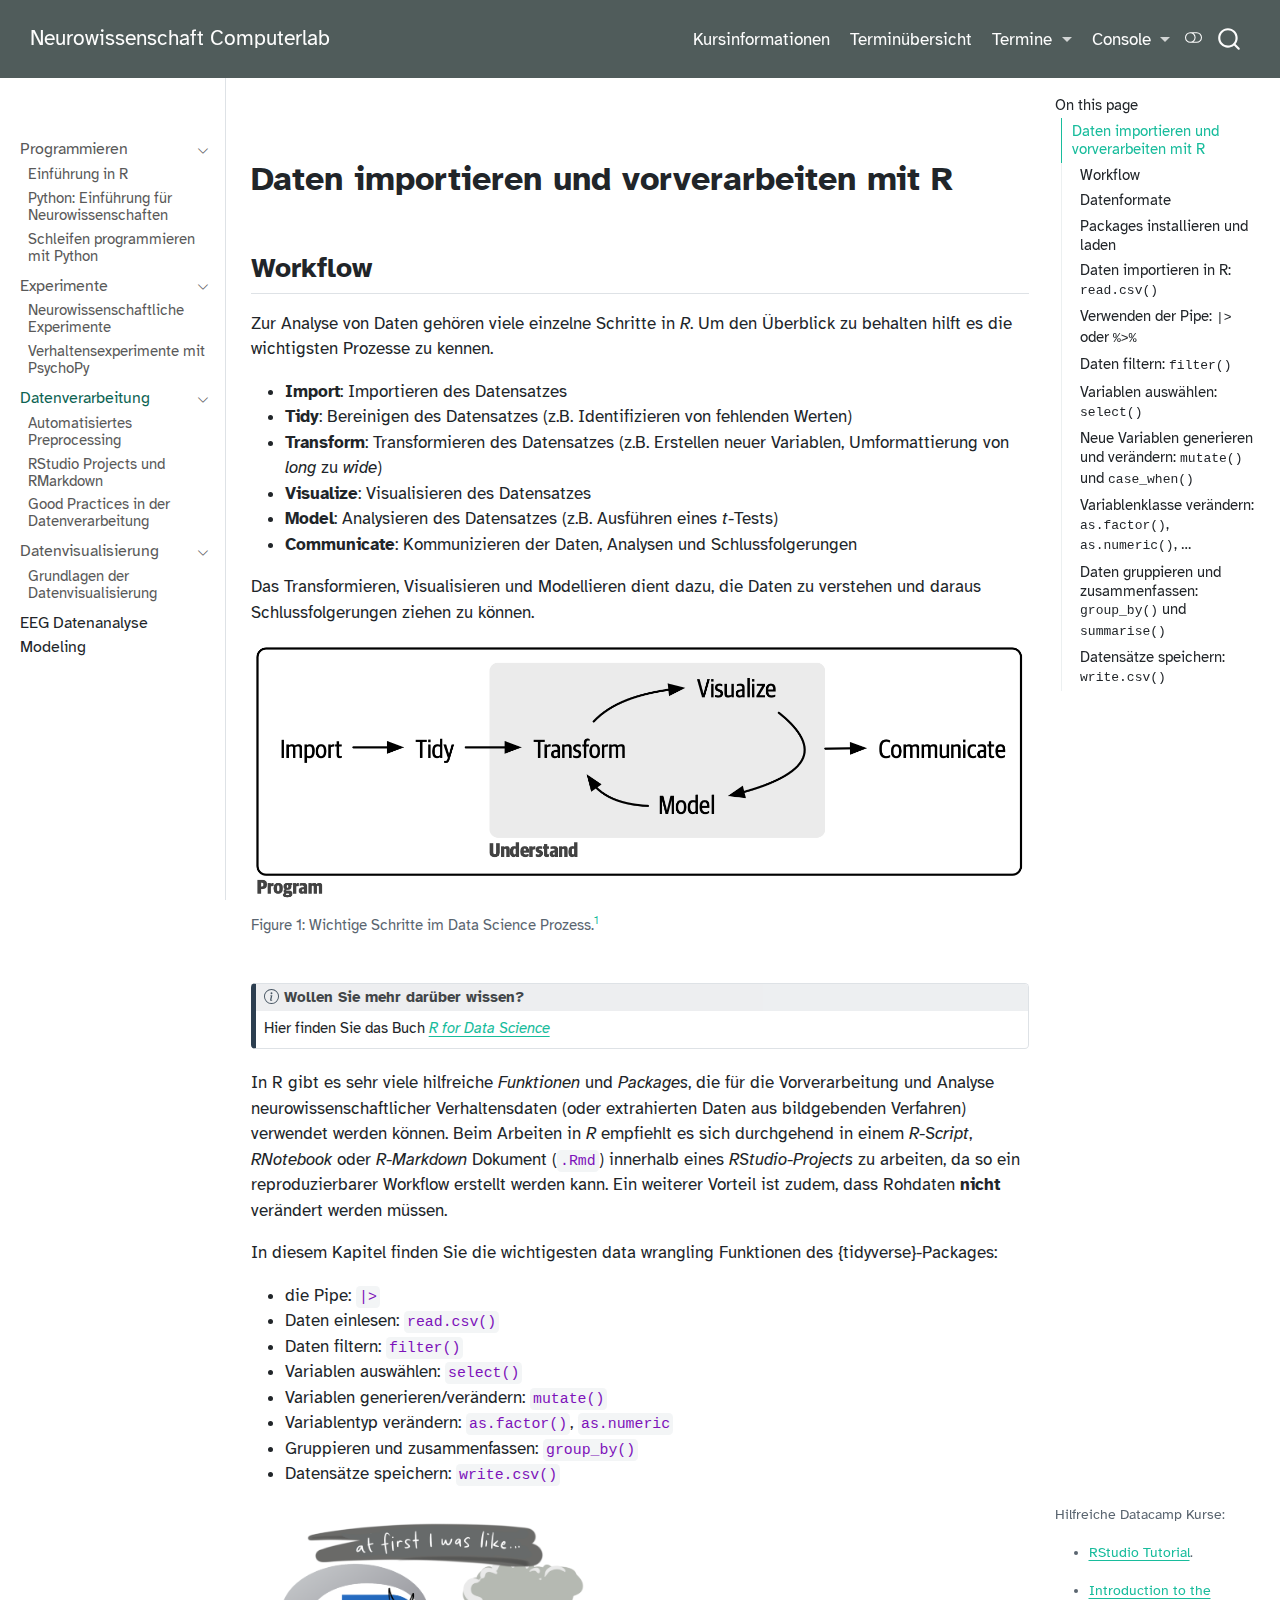
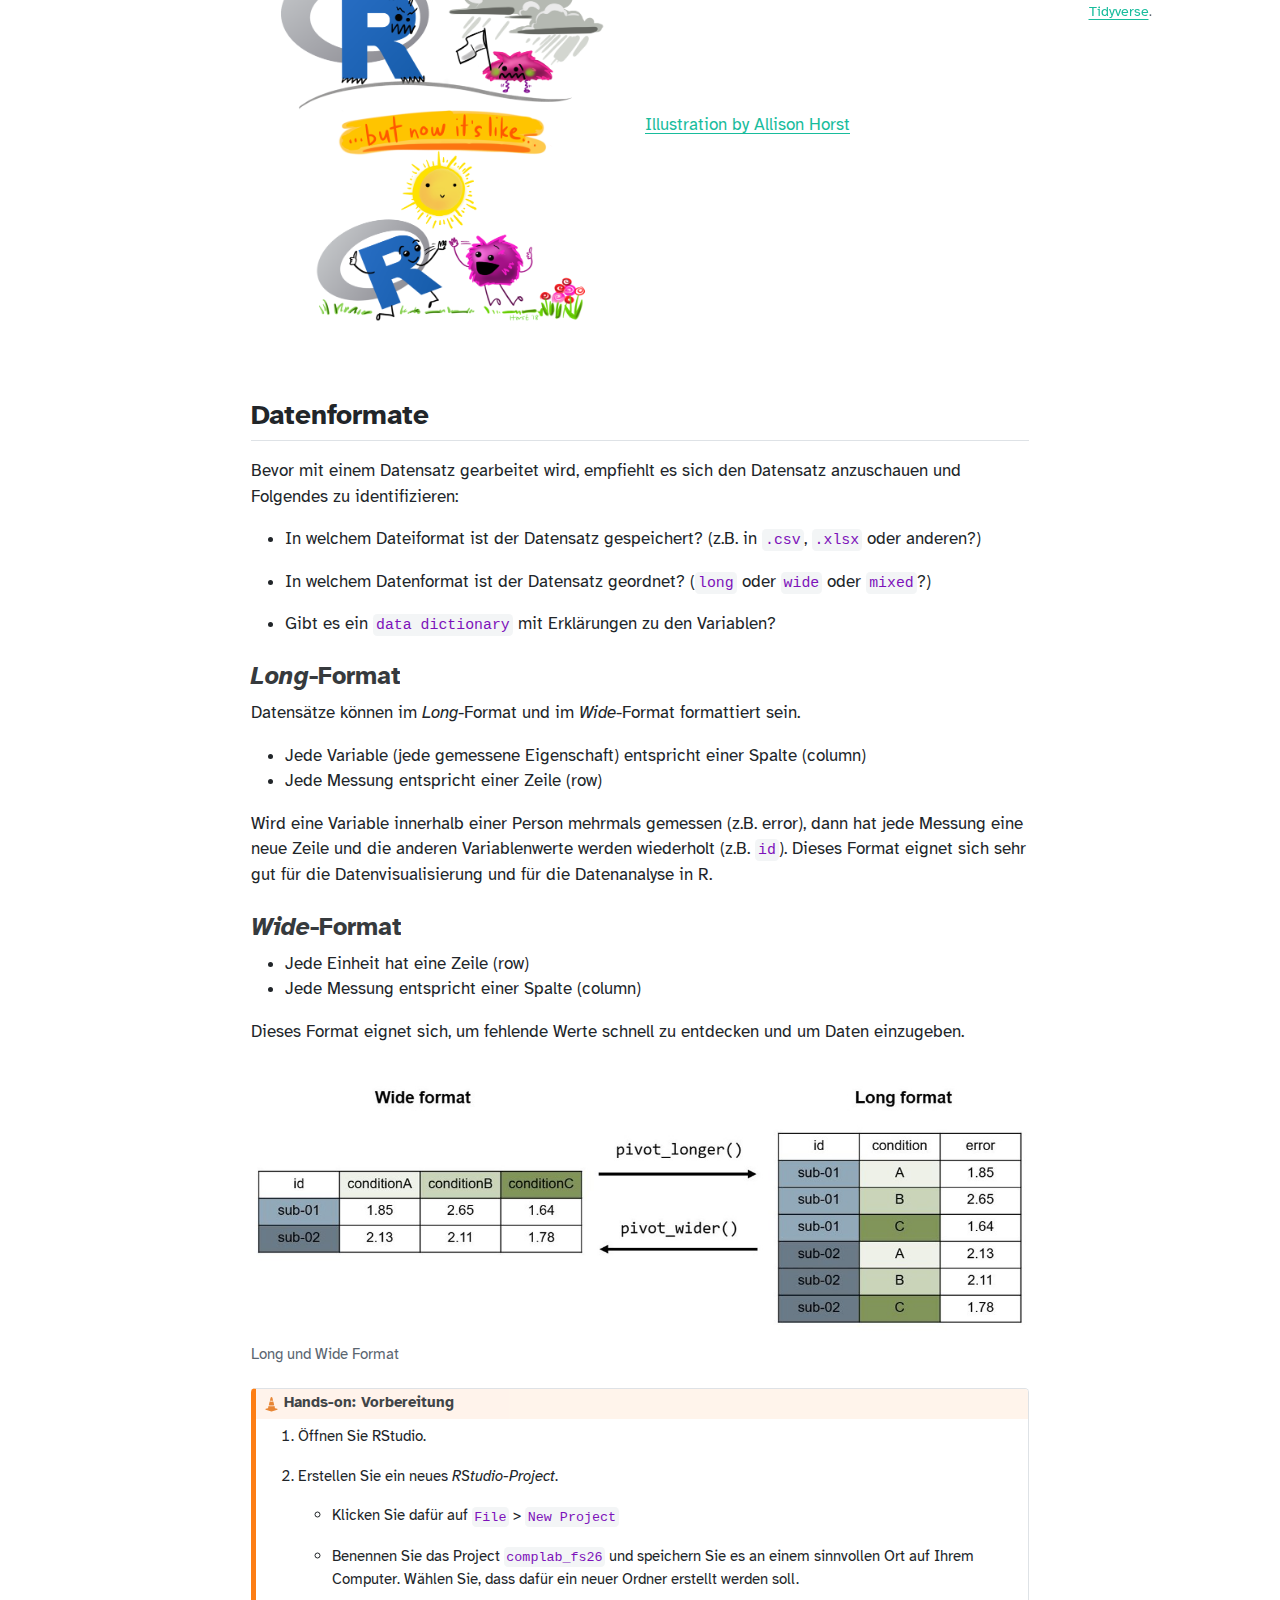
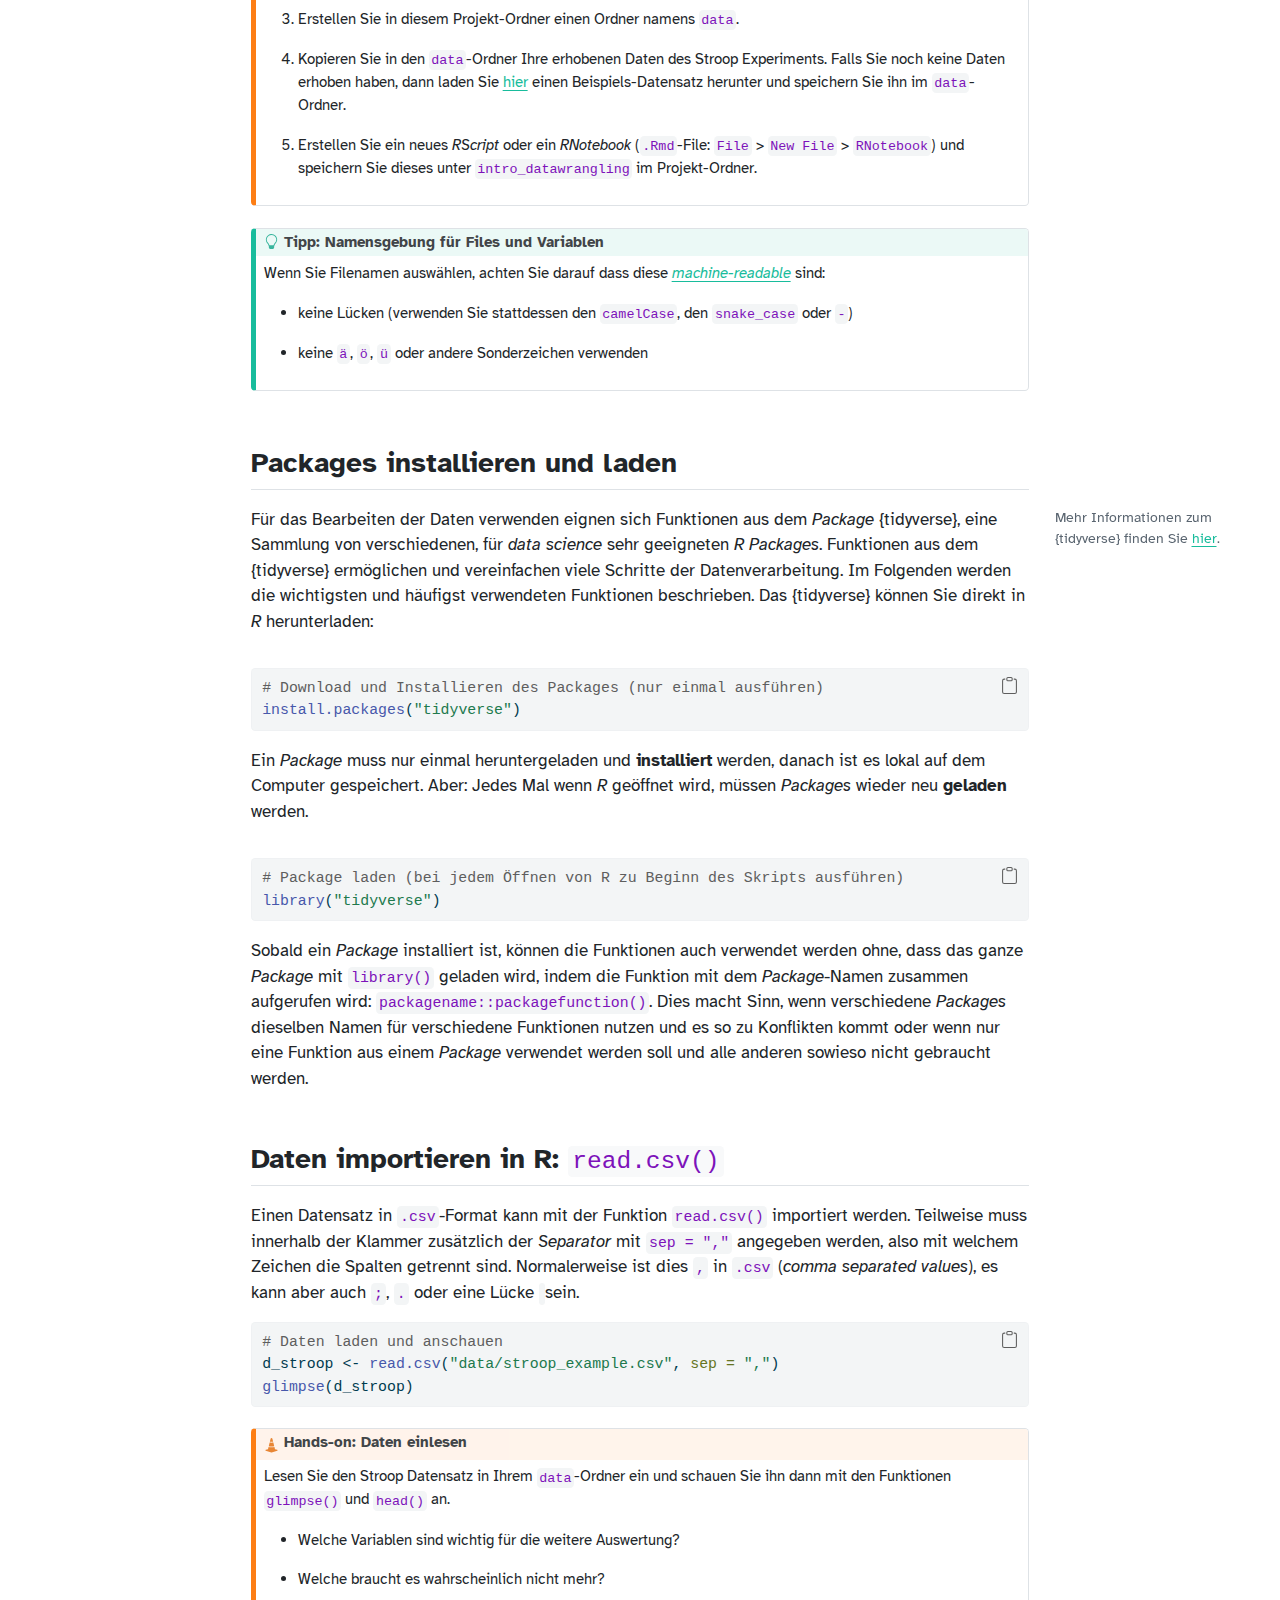
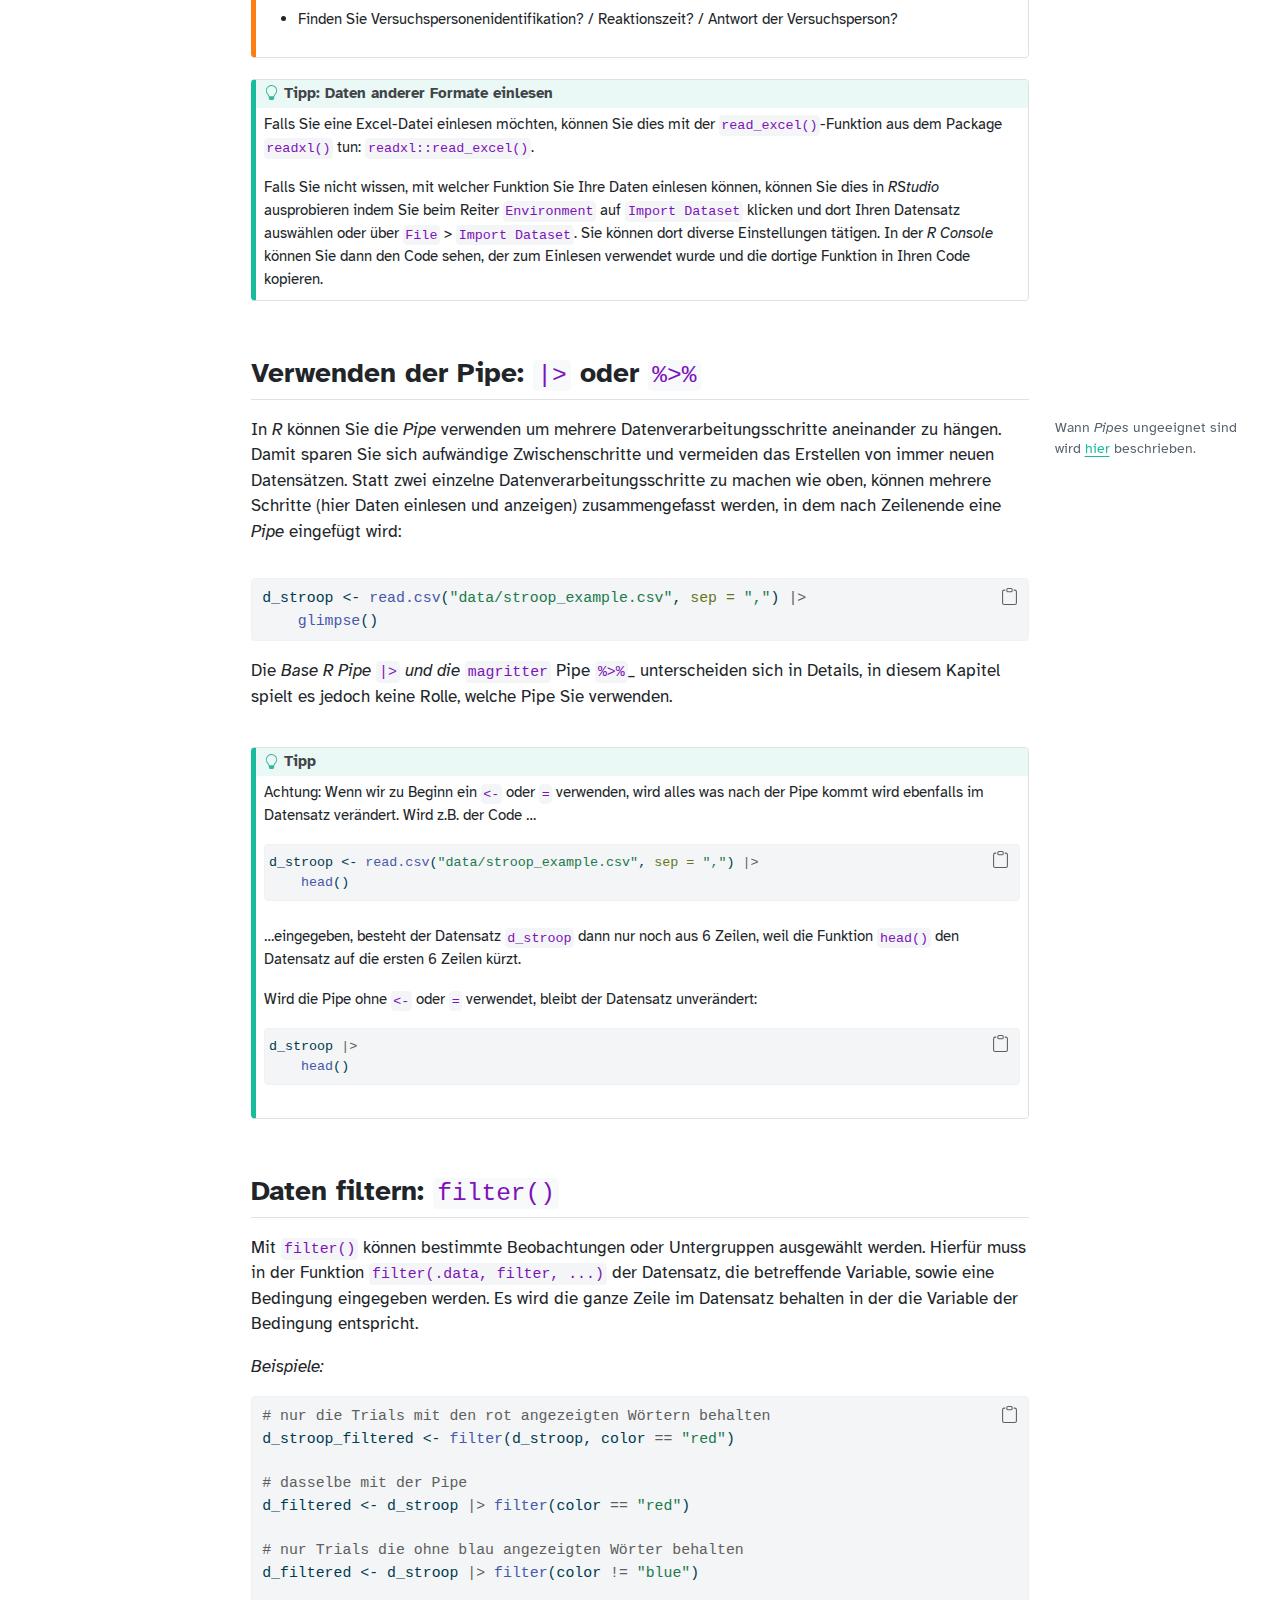
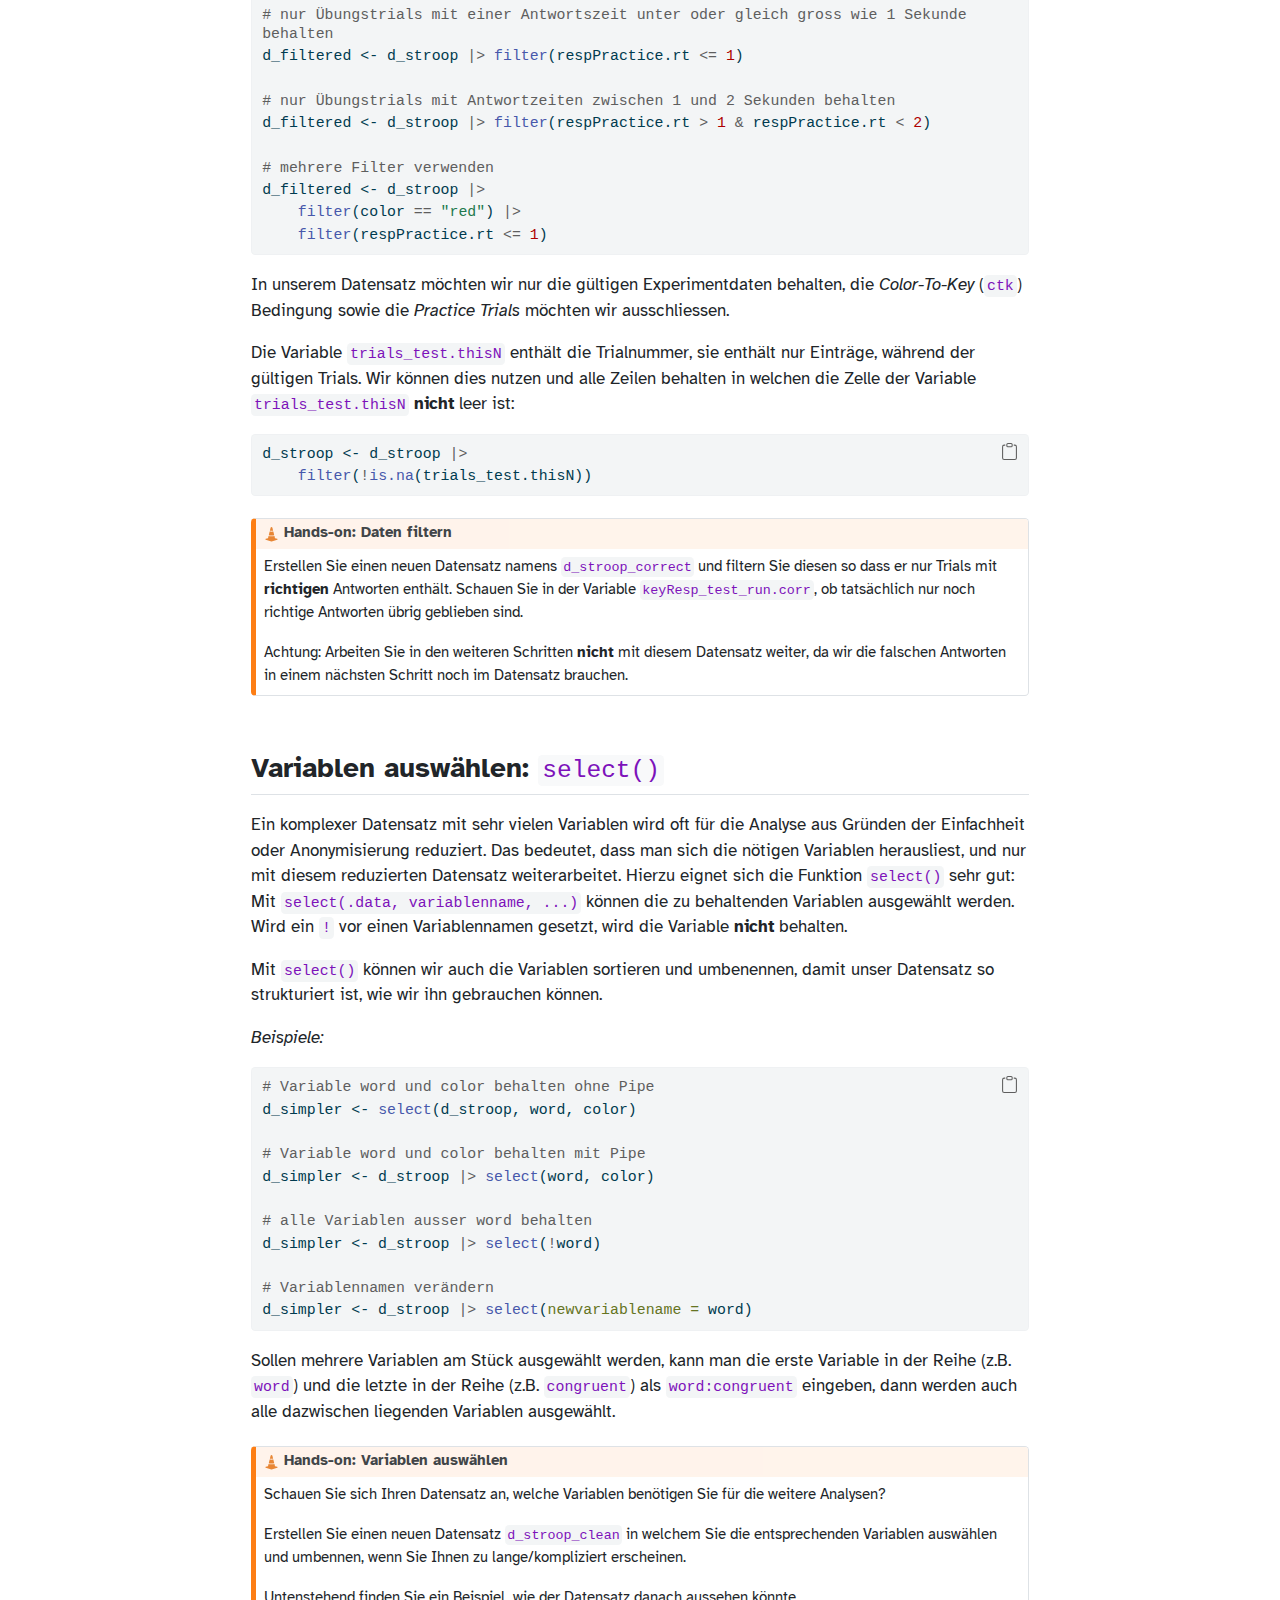
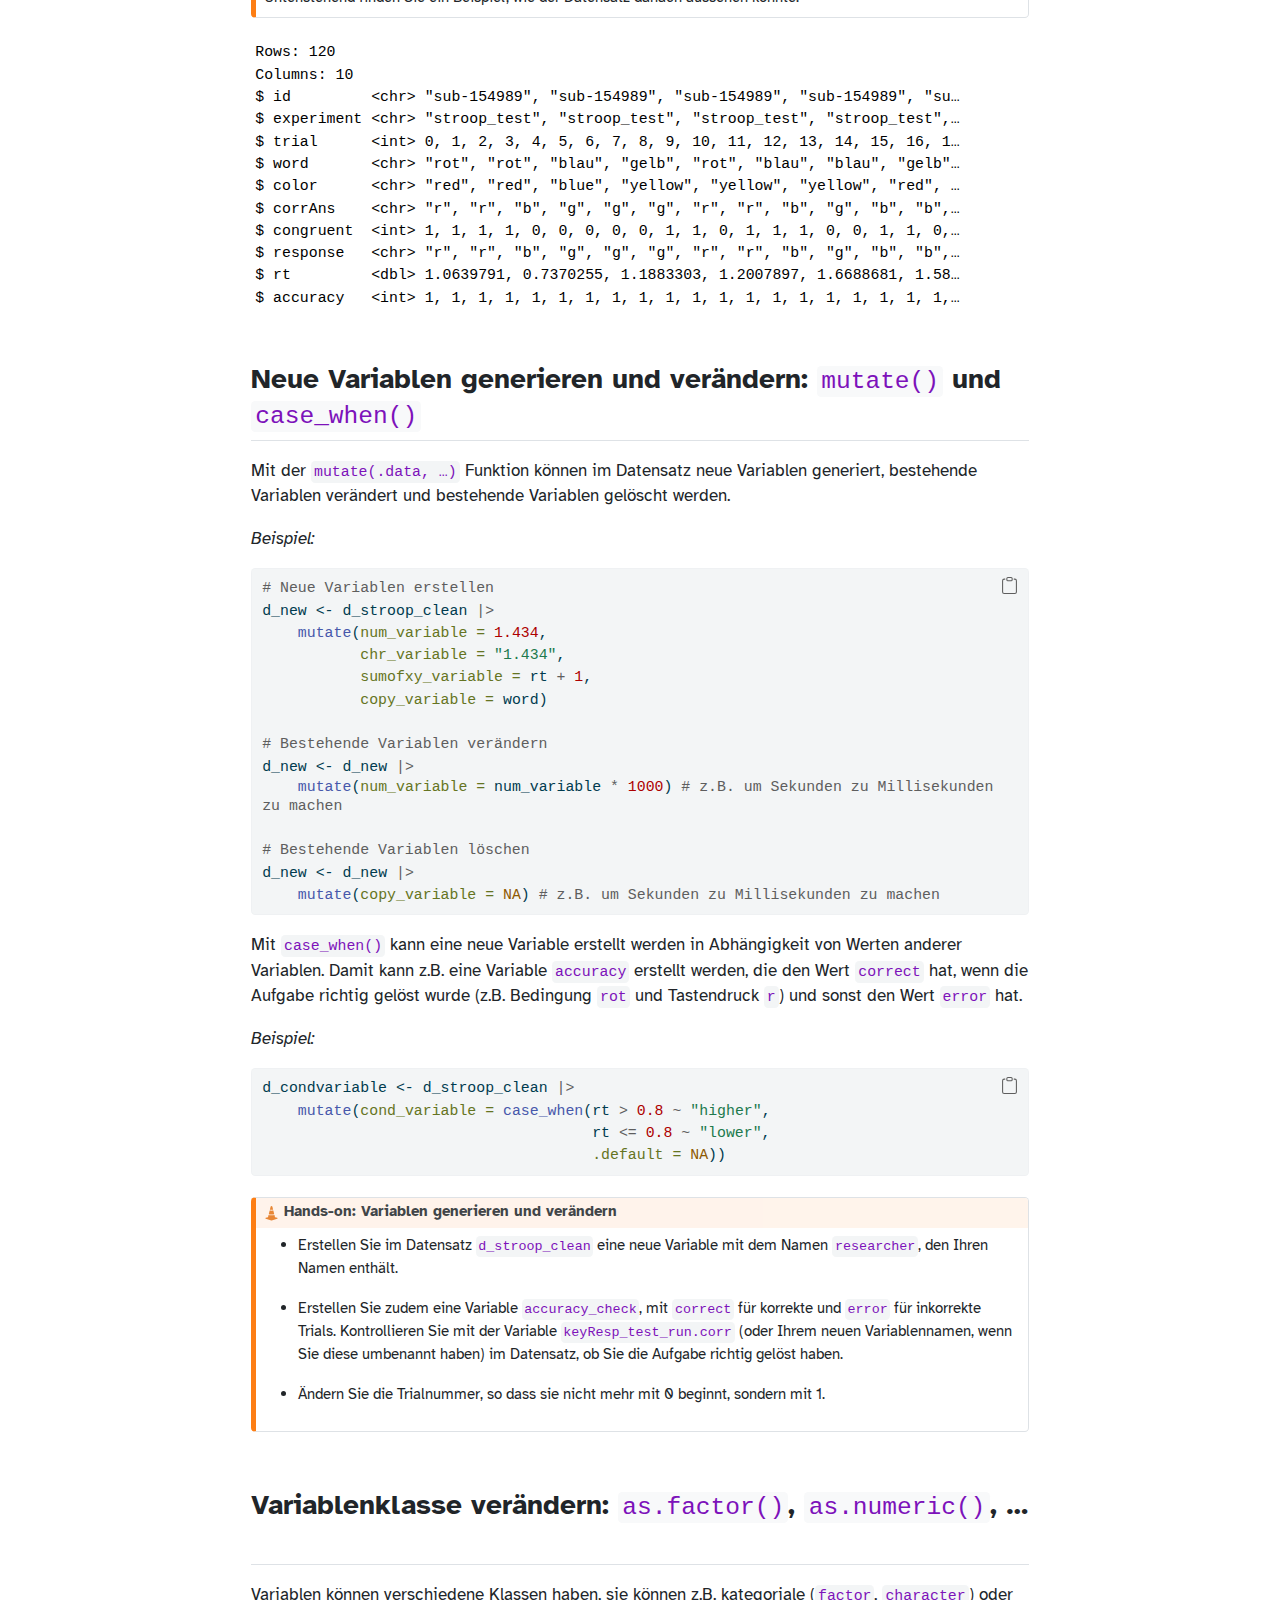
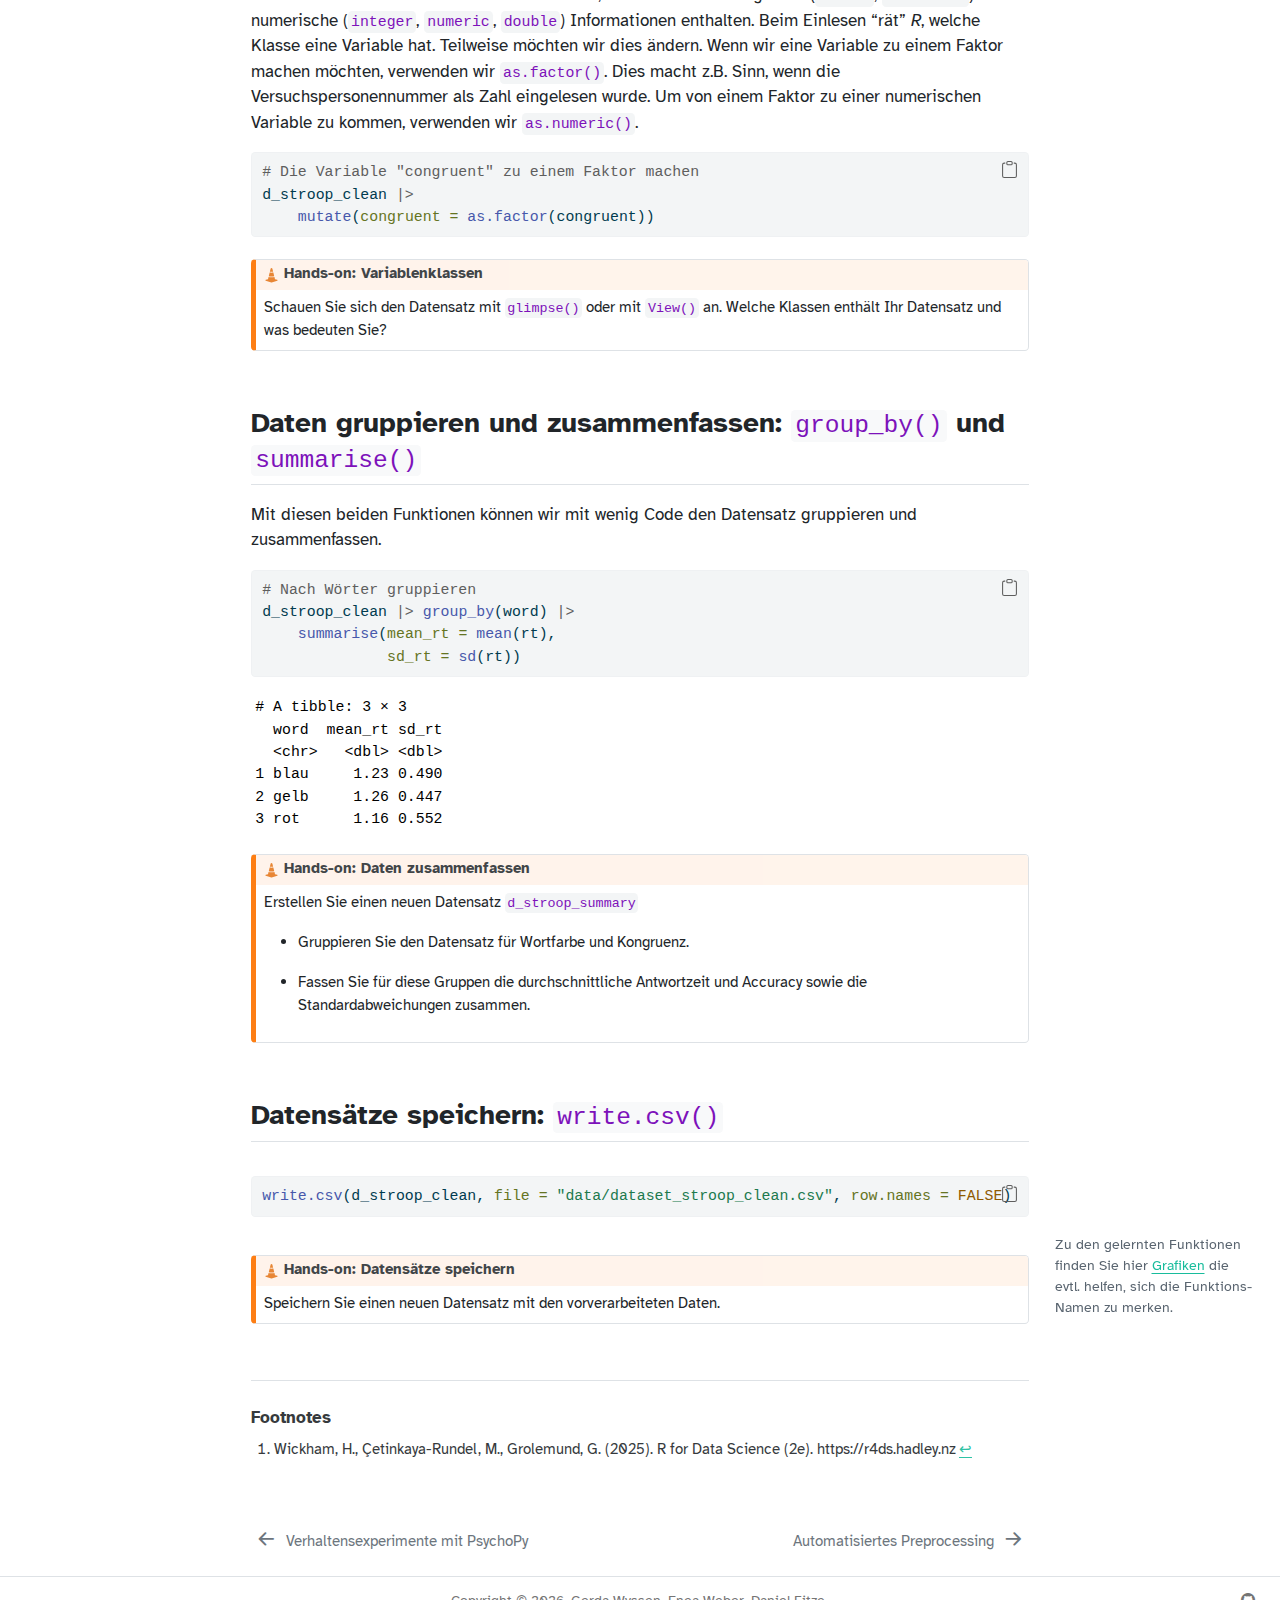
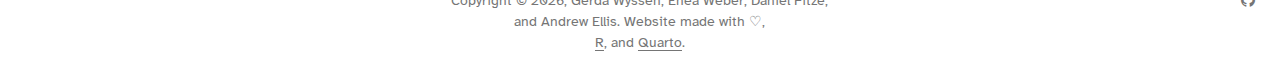
<file: docs/chapters/basics_datawrangling.html>
<!DOCTYPE html>
<html xmlns="http://www.w3.org/1999/xhtml" lang="en" xml:lang="en"><head>

<meta charset="utf-8">
<meta name="generator" content="quarto-1.8.26">

<meta name="viewport" content="width=device-width, initial-scale=1.0, user-scalable=yes">


<title>basics_datawrangling – Neurowissenschaft Computerlab</title>
<style>
code{white-space: pre-wrap;}
span.smallcaps{font-variant: small-caps;}
div.columns{display: flex; gap: min(4vw, 1.5em);}
div.column{flex: auto; overflow-x: auto;}
div.hanging-indent{margin-left: 1.5em; text-indent: -1.5em;}
ul.task-list{list-style: none;}
ul.task-list li input[type="checkbox"] {
  width: 0.8em;
  margin: 0 0.8em 0.2em -1em; /* quarto-specific, see https://github.com/quarto-dev/quarto-cli/issues/4556 */ 
  vertical-align: middle;
}
/* CSS for syntax highlighting */
html { -webkit-text-size-adjust: 100%; }
pre > code.sourceCode { white-space: pre; position: relative; }
pre > code.sourceCode > span { display: inline-block; line-height: 1.25; }
pre > code.sourceCode > span:empty { height: 1.2em; }
.sourceCode { overflow: visible; }
code.sourceCode > span { color: inherit; text-decoration: inherit; }
div.sourceCode { margin: 1em 0; }
pre.sourceCode { margin: 0; }
@media screen {
div.sourceCode { overflow: auto; }
}
@media print {
pre > code.sourceCode { white-space: pre-wrap; }
pre > code.sourceCode > span { text-indent: -5em; padding-left: 5em; }
}
pre.numberSource code
  { counter-reset: source-line 0; }
pre.numberSource code > span
  { position: relative; left: -4em; counter-increment: source-line; }
pre.numberSource code > span > a:first-child::before
  { content: counter(source-line);
    position: relative; left: -1em; text-align: right; vertical-align: baseline;
    border: none; display: inline-block;
    -webkit-touch-callout: none; -webkit-user-select: none;
    -khtml-user-select: none; -moz-user-select: none;
    -ms-user-select: none; user-select: none;
    padding: 0 4px; width: 4em;
  }
pre.numberSource { margin-left: 3em;  padding-left: 4px; }
div.sourceCode
  {   }
@media screen {
pre > code.sourceCode > span > a:first-child::before { text-decoration: underline; }
}
</style>


<script src="../site_libs/quarto-nav/quarto-nav.js"></script>
<script src="../site_libs/clipboard/clipboard.min.js"></script>
<script src="../site_libs/quarto-search/autocomplete.umd.js"></script>
<script src="../site_libs/quarto-search/fuse.min.js"></script>
<script src="../site_libs/quarto-search/quarto-search.js"></script>
<meta name="quarto:offset" content="../">
<link href="../chapters/functions_wrangling.html" rel="next">
<link href="../chapters/psychopy_experiments.html" rel="prev">
<link href="../imgs/logo_landing.png" rel="icon" type="image/png">
<script src="../site_libs/quarto-html/quarto.js" type="module"></script>
<script src="../site_libs/quarto-html/tabsets/tabsets.js" type="module"></script>
<script src="../site_libs/quarto-html/axe/axe-check.js" type="module"></script>
<script src="../site_libs/quarto-html/popper.min.js"></script>
<script src="../site_libs/quarto-html/tippy.umd.min.js"></script>
<script src="../site_libs/quarto-html/anchor.min.js"></script>
<link href="../site_libs/quarto-html/tippy.css" rel="stylesheet">
<link href="../site_libs/quarto-html/quarto-syntax-highlighting-587c61ba64f3a5504c4d52d930310e48.css" rel="stylesheet" class="quarto-color-scheme" id="quarto-text-highlighting-styles">
<link href="../site_libs/quarto-html/quarto-syntax-highlighting-dark-b758ccaa5987ceb1b75504551e579abf.css" rel="stylesheet" class="quarto-color-scheme quarto-color-alternate" id="quarto-text-highlighting-styles">
<link href="../site_libs/quarto-html/quarto-syntax-highlighting-587c61ba64f3a5504c4d52d930310e48.css" rel="stylesheet" class="quarto-color-scheme-extra" id="quarto-text-highlighting-styles">
<script src="../site_libs/bootstrap/bootstrap.min.js"></script>
<link href="../site_libs/bootstrap/bootstrap-icons.css" rel="stylesheet">
<link href="../site_libs/bootstrap/bootstrap-cdbc3631c51ce3e0d9bcdf02df00f99f.min.css" rel="stylesheet" append-hash="true" class="quarto-color-scheme" id="quarto-bootstrap" data-mode="light">
<link href="../site_libs/bootstrap/bootstrap-dark-a7d9048d97f31e8fb63faba404854c4e.min.css" rel="stylesheet" append-hash="true" class="quarto-color-scheme quarto-color-alternate" id="quarto-bootstrap" data-mode="dark">
<link href="../site_libs/bootstrap/bootstrap-cdbc3631c51ce3e0d9bcdf02df00f99f.min.css" rel="stylesheet" append-hash="true" class="quarto-color-scheme-extra" id="quarto-bootstrap" data-mode="light">
<script id="quarto-search-options" type="application/json">{
  "location": "navbar",
  "copy-button": false,
  "collapse-after": 3,
  "panel-placement": "end",
  "type": "overlay",
  "limit": 50,
  "keyboard-shortcut": [
    "f",
    "/",
    "s"
  ],
  "show-item-context": false,
  "language": {
    "search-no-results-text": "No results",
    "search-matching-documents-text": "matching documents",
    "search-copy-link-title": "Copy link to search",
    "search-hide-matches-text": "Hide additional matches",
    "search-more-match-text": "more match in this document",
    "search-more-matches-text": "more matches in this document",
    "search-clear-button-title": "Clear",
    "search-text-placeholder": "",
    "search-detached-cancel-button-title": "Cancel",
    "search-submit-button-title": "Submit",
    "search-label": "Search"
  }
}</script>
<style>
div.callout-debugging.callout {
  border-left-color: RosyBrown;
}
div.callout-debugging.callout-style-default > .callout-header {
  background-color: rgb(from RosyBrown r g b / 13%);
}
div.callout-debugging .callout-toggle::before {  background-image: url('data:image/svg+xml,<svg xmlns="http://www.w3.org/2000/svg" width="16" height="16" fill="rgb(33, 37, 41)" class="bi bi-chevron-down" viewBox="0 0 16 16"><path fill-rule="evenodd" d="M1.646 4.646a.5.5 0 0 1 .708 0L8 10.293l5.646-5.647a.5.5 0 0 1 .708.708l-6 6a.5.5 0 0 1-.708 0l-6-6a.5.5 0 0 1 0-.708z"/></svg>');}
div.callout-debugging.callout-style-default .callout-icon::before, div.callout-debugging.callout-titled .callout-icon::before {
  font-family: 'Font Awesome 6 Free', FontAwesome;
  font-style: normal;
  content: '\e4d0' !important;
  background-image: none;
}
div.callout-learnings.callout {
  border-left-color: LightSlateGray;
}
div.callout-learnings.callout-style-default > .callout-header {
  background-color: rgb(from LightSlateGray r g b / 13%);
}
div.callout-learnings .callout-toggle::before {  background-image: url('data:image/svg+xml,<svg xmlns="http://www.w3.org/2000/svg" width="16" height="16" fill="rgb(33, 37, 41)" class="bi bi-chevron-down" viewBox="0 0 16 16"><path fill-rule="evenodd" d="M1.646 4.646a.5.5 0 0 1 .708 0L8 10.293l5.646-5.647a.5.5 0 0 1 .708.708l-6 6a.5.5 0 0 1-.708 0l-6-6a.5.5 0 0 1 0-.708z"/></svg>');}
div.callout-learnings.callout-style-default .callout-icon::before, div.callout-learnings.callout-titled .callout-icon::before {
  background-image: url('data:image/svg+xml,<svg xmlns="http://www.w3.org/2000/svg" width="16" height="16" fill="LightSlateGray" class="bi bi-exclamation-triangle" viewBox="0 0 16 16"><path d="M7.938 2.016A.13.13 0 0 1 8.002 2a.13.13 0 0 1 .063.016.146.146 0 0 1 .054.057l6.857 11.667c.036.06.035.124.002.183a.163.163 0 0 1-.054.06.116.116 0 0 1-.066.017H1.146a.115.115 0 0 1-.066-.017.163.163 0 0 1-.054-.06.176.176 0 0 1 .002-.183L7.884 2.073a.147.147 0 0 1 .054-.057zm1.044-.45a1.13 1.13 0 0 0-1.96 0L.165 13.233c-.457.778.091 1.767.98 1.767h13.713c.889 0 1.438-.99.98-1.767L8.982 1.566z"/></svg>');
}
div.callout-preparation.callout {
  border-left-color: RosyBrown;
}
div.callout-preparation.callout-style-default > .callout-header {
  background-color: rgb(from RosyBrown r g b / 13%);
}
div.callout-preparation .callout-toggle::before {  background-image: url('data:image/svg+xml,<svg xmlns="http://www.w3.org/2000/svg" width="16" height="16" fill="rgb(33, 37, 41)" class="bi bi-chevron-down" viewBox="0 0 16 16"><path fill-rule="evenodd" d="M1.646 4.646a.5.5 0 0 1 .708 0L8 10.293l5.646-5.647a.5.5 0 0 1 .708.708l-6 6a.5.5 0 0 1-.708 0l-6-6a.5.5 0 0 1 0-.708z"/></svg>');}
div.callout-preparation.callout-style-default .callout-icon::before, div.callout-preparation.callout-titled .callout-icon::before {
  font-family: 'Font Awesome 6 Free', FontAwesome;
  font-style: normal;
  content: 'nil' !important;
  background-image: none;
}
div.callout-hands-on.callout {
  border-left-color: RosyBrown;
}
div.callout-hands-on.callout-style-default > .callout-header {
  background-color: rgb(from RosyBrown r g b / 13%);
}
div.callout-hands-on .callout-toggle::before {  background-image: url('data:image/svg+xml,<svg xmlns="http://www.w3.org/2000/svg" width="16" height="16" fill="rgb(33, 37, 41)" class="bi bi-chevron-down" viewBox="0 0 16 16"><path fill-rule="evenodd" d="M1.646 4.646a.5.5 0 0 1 .708 0L8 10.293l5.646-5.647a.5.5 0 0 1 .708.708l-6 6a.5.5 0 0 1-.708 0l-6-6a.5.5 0 0 1 0-.708z"/></svg>');}
div.callout-hands-on.callout-style-default .callout-icon::before, div.callout-hands-on.callout-titled .callout-icon::before {
  font-family: 'Font Awesome 6 Free', FontAwesome;
  font-style: normal;
  content: 'nil' !important;
  background-image: none;
}
</style>


<link rel="stylesheet" href="../include/webex.css">
</head>

<body class="nav-sidebar docked nav-fixed quarto-light"><script id="quarto-html-before-body" type="application/javascript">
    const toggleBodyColorMode = (bsSheetEl) => {
      const mode = bsSheetEl.getAttribute("data-mode");
      const bodyEl = window.document.querySelector("body");
      if (mode === "dark") {
        bodyEl.classList.add("quarto-dark");
        bodyEl.classList.remove("quarto-light");
      } else {
        bodyEl.classList.add("quarto-light");
        bodyEl.classList.remove("quarto-dark");
      }
    }
    const toggleBodyColorPrimary = () => {
      const bsSheetEl = window.document.querySelector("link#quarto-bootstrap:not([rel=disabled-stylesheet])");
      if (bsSheetEl) {
        toggleBodyColorMode(bsSheetEl);
      }
    }
    const setColorSchemeToggle = (alternate) => {
      const toggles = window.document.querySelectorAll('.quarto-color-scheme-toggle');
      for (let i=0; i < toggles.length; i++) {
        const toggle = toggles[i];
        if (toggle) {
          if (alternate) {
            toggle.classList.add("alternate");
          } else {
            toggle.classList.remove("alternate");
          }
        }
      }
    };
    const toggleColorMode = (alternate) => {
      // Switch the stylesheets
      const primaryStylesheets = window.document.querySelectorAll('link.quarto-color-scheme:not(.quarto-color-alternate)');
      const alternateStylesheets = window.document.querySelectorAll('link.quarto-color-scheme.quarto-color-alternate');
      manageTransitions('#quarto-margin-sidebar .nav-link', false);
      if (alternate) {
        // note: dark is layered on light, we don't disable primary!
        enableStylesheet(alternateStylesheets);
        for (const sheetNode of alternateStylesheets) {
          if (sheetNode.id === "quarto-bootstrap") {
            toggleBodyColorMode(sheetNode);
          }
        }
      } else {
        disableStylesheet(alternateStylesheets);
        enableStylesheet(primaryStylesheets)
        toggleBodyColorPrimary();
      }
      manageTransitions('#quarto-margin-sidebar .nav-link', true);
      // Switch the toggles
      setColorSchemeToggle(alternate)
      // Hack to workaround the fact that safari doesn't
      // properly recolor the scrollbar when toggling (#1455)
      if (navigator.userAgent.indexOf('Safari') > 0 && navigator.userAgent.indexOf('Chrome') == -1) {
        manageTransitions("body", false);
        window.scrollTo(0, 1);
        setTimeout(() => {
          window.scrollTo(0, 0);
          manageTransitions("body", true);
        }, 40);
      }
    }
    const disableStylesheet = (stylesheets) => {
      for (let i=0; i < stylesheets.length; i++) {
        const stylesheet = stylesheets[i];
        stylesheet.rel = 'disabled-stylesheet';
      }
    }
    const enableStylesheet = (stylesheets) => {
      for (let i=0; i < stylesheets.length; i++) {
        const stylesheet = stylesheets[i];
        if(stylesheet.rel !== 'stylesheet') { // for Chrome, which will still FOUC without this check
          stylesheet.rel = 'stylesheet';
        }
      }
    }
    const manageTransitions = (selector, allowTransitions) => {
      const els = window.document.querySelectorAll(selector);
      for (let i=0; i < els.length; i++) {
        const el = els[i];
        if (allowTransitions) {
          el.classList.remove('notransition');
        } else {
          el.classList.add('notransition');
        }
      }
    }
    const isFileUrl = () => {
      return window.location.protocol === 'file:';
    }
    const hasAlternateSentinel = () => {
      let styleSentinel = getColorSchemeSentinel();
      if (styleSentinel !== null) {
        return styleSentinel === "alternate";
      } else {
        return false;
      }
    }
    const setStyleSentinel = (alternate) => {
      const value = alternate ? "alternate" : "default";
      if (!isFileUrl()) {
        window.localStorage.setItem("quarto-color-scheme", value);
      } else {
        localAlternateSentinel = value;
      }
    }
    const getColorSchemeSentinel = () => {
      if (!isFileUrl()) {
        const storageValue = window.localStorage.getItem("quarto-color-scheme");
        return storageValue != null ? storageValue : localAlternateSentinel;
      } else {
        return localAlternateSentinel;
      }
    }
    const toggleGiscusIfUsed = (isAlternate, darkModeDefault) => {
      const baseTheme = document.querySelector('#giscus-base-theme')?.value ?? 'light';
      const alternateTheme = document.querySelector('#giscus-alt-theme')?.value ?? 'dark';
      let newTheme = '';
      if(authorPrefersDark) {
        newTheme = isAlternate ? baseTheme : alternateTheme;
      } else {
        newTheme = isAlternate ? alternateTheme : baseTheme;
      }
      const changeGiscusTheme = () => {
        // From: https://github.com/giscus/giscus/issues/336
        const sendMessage = (message) => {
          const iframe = document.querySelector('iframe.giscus-frame');
          if (!iframe) return;
          iframe.contentWindow.postMessage({ giscus: message }, 'https://giscus.app');
        }
        sendMessage({
          setConfig: {
            theme: newTheme
          }
        });
      }
      const isGiscussLoaded = window.document.querySelector('iframe.giscus-frame') !== null;
      if (isGiscussLoaded) {
        changeGiscusTheme();
      }
    };
    const authorPrefersDark = false;
    const darkModeDefault = authorPrefersDark;
      document.querySelector('link#quarto-text-highlighting-styles.quarto-color-scheme-extra').rel = 'disabled-stylesheet';
      document.querySelector('link#quarto-bootstrap.quarto-color-scheme-extra').rel = 'disabled-stylesheet';
    let localAlternateSentinel = darkModeDefault ? 'alternate' : 'default';
    // Dark / light mode switch
    window.quartoToggleColorScheme = () => {
      // Read the current dark / light value
      let toAlternate = !hasAlternateSentinel();
      toggleColorMode(toAlternate);
      setStyleSentinel(toAlternate);
      toggleGiscusIfUsed(toAlternate, darkModeDefault);
      window.dispatchEvent(new Event('resize'));
    };
    // Switch to dark mode if need be
    if (hasAlternateSentinel()) {
      toggleColorMode(true);
    } else {
      toggleColorMode(false);
    }
  </script>

<div id="quarto-search-results"></div>
  <header id="quarto-header" class="headroom fixed-top">
    <nav class="navbar navbar-expand-lg " data-bs-theme="dark">
      <div class="navbar-container container-fluid">
      <div class="navbar-brand-container mx-auto">
    <a class="navbar-brand" href="../index.html">
    <span class="navbar-title">Neurowissenschaft Computerlab</span>
    </a>
  </div>
            <div id="quarto-search" class="" title="Search"></div>
          <button class="navbar-toggler" type="button" data-bs-toggle="collapse" data-bs-target="#navbarCollapse" aria-controls="navbarCollapse" role="menu" aria-expanded="false" aria-label="Toggle navigation" onclick="if (window.quartoToggleHeadroom) { window.quartoToggleHeadroom(); }">
  <span class="navbar-toggler-icon"></span>
</button>
          <div class="collapse navbar-collapse" id="navbarCollapse">
            <ul class="navbar-nav navbar-nav-scroll ms-auto">
  <li class="nav-item">
    <a class="nav-link" href="../course/syllabus.html"> 
<span class="menu-text">Kursinformationen</span></a>
  </li>  
  <li class="nav-item">
    <a class="nav-link" href="../course/overview.html"> 
<span class="menu-text">Terminübersicht</span></a>
  </li>  
  <li class="nav-item dropdown ">
    <a class="nav-link dropdown-toggle" href="#" id="nav-menu-termine" role="link" data-bs-toggle="dropdown" aria-expanded="false">
 <span class="menu-text">Termine</span>
    </a>
    <ul class="dropdown-menu dropdown-menu-end" aria-labelledby="nav-menu-termine">    
        <li>
    <a class="dropdown-item" href="../course/01.html">
 <span class="dropdown-text">T1: 20.02.2026</span></a>
  </li>  
        <li>
    <a class="dropdown-item" href="../course/02.html">
 <span class="dropdown-text">T2: 27.02.2026</span></a>
  </li>  
        <li>
    <a class="dropdown-item" href="../course/03.html">
 <span class="dropdown-text">T3: 06.03.2026</span></a>
  </li>  
        <li>
    <a class="dropdown-item" href="../course/04.html">
 <span class="dropdown-text">T4: 13.03.2026</span></a>
  </li>  
        <li>
    <a class="dropdown-item" href="../course/05.html">
 <span class="dropdown-text">T5 20.03.2026</span></a>
  </li>  
        <li>
    <a class="dropdown-item" href="../course/06.html">
 <span class="dropdown-text">T6 27.03.2026</span></a>
  </li>  
    </ul>
  </li>
  <li class="nav-item dropdown ">
    <a class="nav-link dropdown-toggle" href="#" id="nav-menu-console" role="link" data-bs-toggle="dropdown" aria-expanded="false">
 <span class="menu-text">Console</span>
    </a>
    <ul class="dropdown-menu dropdown-menu-end" aria-labelledby="nav-menu-console">    
        <li>
    <a class="dropdown-item" href="../course/webrconsole.html">
 <span class="dropdown-text">WebR Konsole (R)</span></a>
  </li>  
        <li>
    <a class="dropdown-item" href="../course/pythonconsole.html">
 <span class="dropdown-text">Pyodide Konsole (Python)</span></a>
  </li>  
    </ul>
  </li>
</ul>
          </div> <!-- /navcollapse -->
            <div class="quarto-navbar-tools">
  <a href="" class="quarto-color-scheme-toggle quarto-navigation-tool  px-1" onclick="window.quartoToggleColorScheme(); return false;" title="Toggle dark mode"><i class="bi"></i></a>
</div>
      </div> <!-- /container-fluid -->
    </nav>
  <nav class="quarto-secondary-nav">
    <div class="container-fluid d-flex">
      <button type="button" class="quarto-btn-toggle btn" data-bs-toggle="collapse" role="button" data-bs-target=".quarto-sidebar-collapse-item" aria-controls="quarto-sidebar" aria-expanded="false" aria-label="Toggle sidebar navigation" onclick="if (window.quartoToggleHeadroom) { window.quartoToggleHeadroom(); }">
        <i class="bi bi-layout-text-sidebar-reverse"></i>
      </button>
        <nav class="quarto-page-breadcrumbs" aria-label="breadcrumb"><ol class="breadcrumb"><li class="breadcrumb-item"><a href="../chapters/basics_datawrangling.html">Datenverarbeitung</a></li></ol></nav>
        <a class="flex-grow-1" role="navigation" data-bs-toggle="collapse" data-bs-target=".quarto-sidebar-collapse-item" aria-controls="quarto-sidebar" aria-expanded="false" aria-label="Toggle sidebar navigation" onclick="if (window.quartoToggleHeadroom) { window.quartoToggleHeadroom(); }">      
        </a>
      <button type="button" class="btn quarto-search-button" aria-label="Search" onclick="window.quartoOpenSearch();">
        <i class="bi bi-search"></i>
      </button>
    </div>
  </nav>
</header>
<!-- content -->
<div id="quarto-content" class="quarto-container page-columns page-rows-contents page-layout-article page-navbar">
<!-- sidebar -->
  <nav id="quarto-sidebar" class="sidebar collapse collapse-horizontal quarto-sidebar-collapse-item sidebar-navigation docked overflow-auto">
        <div class="mt-2 flex-shrink-0 align-items-center">
        <div class="sidebar-search">
        <div id="quarto-search" class="" title="Search"></div>
        </div>
        </div>
    <div class="sidebar-menu-container"> 
    <ul class="list-unstyled mt-1">
        <li class="sidebar-item sidebar-item-section">
      <div class="sidebar-item-container"> 
            <a href="../chapters/basics_programming.html" class="sidebar-item-text sidebar-link">
 <span class="menu-text">Programmieren</span></a>
          <a class="sidebar-item-toggle text-start" data-bs-toggle="collapse" data-bs-target="#quarto-sidebar-section-1" role="navigation" aria-expanded="true" aria-label="Toggle section">
            <i class="bi bi-chevron-right ms-2"></i>
          </a> 
      </div>
      <ul id="quarto-sidebar-section-1" class="collapse list-unstyled sidebar-section depth1 show">  
          <li class="sidebar-item">
  <div class="sidebar-item-container"> 
  <a href="../chapters/intro_r.html" class="sidebar-item-text sidebar-link">
 <span class="menu-text">Einführung in R</span></a>
  </div>
</li>
          <li class="sidebar-item">
  <div class="sidebar-item-container"> 
  <a href="../chapters/intro_python.html" class="sidebar-item-text sidebar-link">
 <span class="menu-text">Python: Einführung für Neurowissenschaften</span></a>
  </div>
</li>
          <li class="sidebar-item">
  <div class="sidebar-item-container"> 
  <a href="../chapters/loops.html" class="sidebar-item-text sidebar-link">
 <span class="menu-text">Schleifen programmieren mit Python</span></a>
  </div>
</li>
      </ul>
  </li>
        <li class="sidebar-item sidebar-item-section">
      <div class="sidebar-item-container"> 
            <a class="sidebar-item-text sidebar-link text-start" data-bs-toggle="collapse" data-bs-target="#quarto-sidebar-section-2" role="navigation" aria-expanded="true">
 <span class="menu-text">Experimente</span></a>
          <a class="sidebar-item-toggle text-start" data-bs-toggle="collapse" data-bs-target="#quarto-sidebar-section-2" role="navigation" aria-expanded="true" aria-label="Toggle section">
            <i class="bi bi-chevron-right ms-2"></i>
          </a> 
      </div>
      <ul id="quarto-sidebar-section-2" class="collapse list-unstyled sidebar-section depth1 show">  
          <li class="sidebar-item">
  <div class="sidebar-item-container"> 
  <a href="../chapters/experiments.html" class="sidebar-item-text sidebar-link">
 <span class="menu-text">Neurowissenschaftliche Experimente</span></a>
  </div>
</li>
          <li class="sidebar-item">
  <div class="sidebar-item-container"> 
  <a href="../chapters/psychopy_experiments.html" class="sidebar-item-text sidebar-link">
 <span class="menu-text">Verhaltensexperimente mit PsychoPy</span></a>
  </div>
</li>
      </ul>
  </li>
        <li class="sidebar-item sidebar-item-section">
      <div class="sidebar-item-container"> 
            <a href="../chapters/basics_datawrangling.html" class="sidebar-item-text sidebar-link active">
 <span class="menu-text">Datenverarbeitung</span></a>
          <a class="sidebar-item-toggle text-start" data-bs-toggle="collapse" data-bs-target="#quarto-sidebar-section-3" role="navigation" aria-expanded="true" aria-label="Toggle section">
            <i class="bi bi-chevron-right ms-2"></i>
          </a> 
      </div>
      <ul id="quarto-sidebar-section-3" class="collapse list-unstyled sidebar-section depth1 show">  
          <li class="sidebar-item">
  <div class="sidebar-item-container"> 
  <a href="../chapters/functions_wrangling.html" class="sidebar-item-text sidebar-link">
 <span class="menu-text">Automatisiertes Preprocessing</span></a>
  </div>
</li>
          <li class="sidebar-item">
  <div class="sidebar-item-container"> 
  <a href="../chapters/rmarkdown.html" class="sidebar-item-text sidebar-link">
 <span class="menu-text">RStudio Projects und RMarkdown</span></a>
  </div>
</li>
          <li class="sidebar-item">
  <div class="sidebar-item-container"> 
  <a href="../chapters/goodpractices_data.html" class="sidebar-item-text sidebar-link">
 <span class="menu-text">Good Practices in der Datenverarbeitung</span></a>
  </div>
</li>
      </ul>
  </li>
        <li class="sidebar-item sidebar-item-section">
      <div class="sidebar-item-container"> 
            <a href="../chapters/basics_ggplot.html" class="sidebar-item-text sidebar-link">
 <span class="menu-text">Datenvisualisierung</span></a>
          <a class="sidebar-item-toggle text-start" data-bs-toggle="collapse" data-bs-target="#quarto-sidebar-section-4" role="navigation" aria-expanded="true" aria-label="Toggle section">
            <i class="bi bi-chevron-right ms-2"></i>
          </a> 
      </div>
      <ul id="quarto-sidebar-section-4" class="collapse list-unstyled sidebar-section depth1 show">  
          <li class="sidebar-item">
  <div class="sidebar-item-container"> 
  <a href="../chapters/data_visualization.html" class="sidebar-item-text sidebar-link">
 <span class="menu-text">Grundlagen der Datenvisualisierung</span></a>
  </div>
</li>
      </ul>
  </li>
        <li class="sidebar-item sidebar-item-section">
      <span class="sidebar-item-text sidebar-link text-start">
 <span class="menu-text">EEG Datenanalyse</span></span>
  </li>
        <li class="sidebar-item sidebar-item-section">
      <span class="sidebar-item-text sidebar-link text-start">
 <span class="menu-text">Modeling</span></span>
  </li>
    </ul>
    </div>
</nav>
<div id="quarto-sidebar-glass" class="quarto-sidebar-collapse-item" data-bs-toggle="collapse" data-bs-target=".quarto-sidebar-collapse-item"></div>
<!-- margin-sidebar -->
    <div id="quarto-margin-sidebar" class="sidebar margin-sidebar">
        <nav id="TOC" role="doc-toc" class="toc-active">
    <h2 id="toc-title">On this page</h2>
   
  <ul>
  <li><a href="#daten-importieren-und-vorverarbeiten-mit-r" id="toc-daten-importieren-und-vorverarbeiten-mit-r" class="nav-link active" data-scroll-target="#daten-importieren-und-vorverarbeiten-mit-r">Daten importieren und vorverarbeiten mit R</a>
  <ul class="collapse">
  <li><a href="#workflow" id="toc-workflow" class="nav-link" data-scroll-target="#workflow">Workflow</a></li>
  <li><a href="#datenformate" id="toc-datenformate" class="nav-link" data-scroll-target="#datenformate">Datenformate</a>
  <ul class="collapse">
  <li><a href="#long-format" id="toc-long-format" class="nav-link" data-scroll-target="#long-format"><em>Long</em>-Format</a></li>
  <li><a href="#wide-format" id="toc-wide-format" class="nav-link" data-scroll-target="#wide-format"><em>Wide</em>-Format</a></li>
  </ul></li>
  <li><a href="#packages-installieren-und-laden" id="toc-packages-installieren-und-laden" class="nav-link" data-scroll-target="#packages-installieren-und-laden">Packages installieren und laden</a></li>
  <li><a href="#daten-importieren-in-r-read.csv" id="toc-daten-importieren-in-r-read.csv" class="nav-link" data-scroll-target="#daten-importieren-in-r-read.csv">Daten importieren in R: <code>read.csv()</code></a></li>
  <li><a href="#verwenden-der-pipe-oder" id="toc-verwenden-der-pipe-oder" class="nav-link" data-scroll-target="#verwenden-der-pipe-oder">Verwenden der Pipe: <code>|&gt;</code> oder <code>%&gt;%</code></a></li>
  <li><a href="#daten-filtern-filter" id="toc-daten-filtern-filter" class="nav-link" data-scroll-target="#daten-filtern-filter">Daten filtern: <code>filter()</code></a></li>
  <li><a href="#variablen-auswählen-select" id="toc-variablen-auswählen-select" class="nav-link" data-scroll-target="#variablen-auswählen-select">Variablen auswählen: <code>select()</code></a></li>
  <li><a href="#neue-variablen-generieren-und-verändern-mutate-und-case_when" id="toc-neue-variablen-generieren-und-verändern-mutate-und-case_when" class="nav-link" data-scroll-target="#neue-variablen-generieren-und-verändern-mutate-und-case_when">Neue Variablen generieren und verändern: <code>mutate()</code> und <code>case_when()</code></a></li>
  <li><a href="#variablenklasse-verändern-as.factor-as.numeric" id="toc-variablenklasse-verändern-as.factor-as.numeric" class="nav-link" data-scroll-target="#variablenklasse-verändern-as.factor-as.numeric">Variablenklasse verändern: <code>as.factor()</code>, <code>as.numeric()</code>, …</a></li>
  <li><a href="#daten-gruppieren-und-zusammenfassen-group_by-und-summarise" id="toc-daten-gruppieren-und-zusammenfassen-group_by-und-summarise" class="nav-link" data-scroll-target="#daten-gruppieren-und-zusammenfassen-group_by-und-summarise">Daten gruppieren und zusammenfassen: <code>group_by()</code> und <code>summarise()</code></a></li>
  <li><a href="#datensätze-speichern-write.csv" id="toc-datensätze-speichern-write.csv" class="nav-link" data-scroll-target="#datensätze-speichern-write.csv">Datensätze speichern: <code>write.csv()</code></a></li>
  </ul></li>
  </ul>
</nav>
    </div>
<!-- main -->
<main class="content page-columns page-full" id="quarto-document-content"><header id="title-block-header" class="quarto-title-block"></header>





<section id="daten-importieren-und-vorverarbeiten-mit-r" class="level1 page-columns page-full">
<h1>Daten importieren und vorverarbeiten mit R</h1>
<section id="workflow" class="level2 page-columns page-full">
<h2 class="anchored" data-anchor-id="workflow">Workflow</h2>
<p>Zur Analyse von Daten gehören viele einzelne Schritte in <em>R</em>. Um den Überblick zu behalten hilft es die wichtigsten Prozesse zu kennen.</p>
<ul>
<li><strong>Import</strong>: Importieren des Datensatzes</li>
<li><strong>Tidy</strong>: Bereinigen des Datensatzes (z.B. Identifizieren von fehlenden Werten)</li>
<li><strong>Transform</strong>: Transformieren des Datensatzes (z.B. Erstellen neuer Variablen, Umformattierung von <em>long</em> zu <em>wide</em>)</li>
<li><strong>Visualize</strong>: Visualisieren des Datensatzes</li>
<li><strong>Model</strong>: Analysieren des Datensatzes (z.B. Ausführen eines <em>t</em>-Tests)</li>
<li><strong>Communicate</strong>: Kommunizieren der Daten, Analysen und Schlussfolgerungen</li>
</ul>
<p>Das Transformieren, Visualisieren und Modellieren dient dazu, die Daten zu verstehen und daraus Schlussfolgerungen ziehen zu können.</p>
<div id="fig-tidyverseworkflow" class="quarto-float quarto-figure quarto-figure-center anchored">
<figure class="quarto-float quarto-float-fig figure">
<div aria-describedby="fig-tidyverseworkflow-caption-0ceaefa1-69ba-4598-a22c-09a6ac19f8ca">
<img src="../imgs/process_datawrangling.png" class="img-fluid figure-img">
</div>
<figcaption class="quarto-float-caption-bottom quarto-float-caption quarto-float-fig" id="fig-tidyverseworkflow-caption-0ceaefa1-69ba-4598-a22c-09a6ac19f8ca">
Figure&nbsp;1: Wichtige Schritte im Data Science Prozess.<a href="#fn1" class="footnote-ref" id="fnref1" role="doc-noteref"><sup>1</sup></a>
</figcaption>
</figure>
</div>
<div class="callout callout-style-default callout-note callout-titled" title="Wollen Sie mehr darüber wissen?">
<div class="callout-header d-flex align-content-center">
<div class="callout-icon-container">
<i class="callout-icon"></i>
</div>
<div class="callout-title-container flex-fill">
<span class="screen-reader-only">Note</span>Wollen Sie mehr darüber wissen?
</div>
</div>
<div class="callout-body-container callout-body">
<p>Hier finden Sie das Buch <a href="https://r4ds.hadley.nz/"><em>R for Data Science</em></a></p>
</div>
</div>
<p>In R gibt es sehr viele hilfreiche <em>Funktionen</em> und <em>Packages</em>, die für die Vorverarbeitung und Analyse neurowissenschaftlicher Verhaltensdaten (oder extrahierten Daten aus bildgebenden Verfahren) verwendet werden können. Beim Arbeiten in <em>R</em> empfiehlt es sich durchgehend in einem <em>R-Script</em>, <em>RNotebook</em> oder <em>R-Markdown</em> Dokument (<code>.Rmd</code>) innerhalb eines <em>RStudio-Projects</em> zu arbeiten, da so ein reproduzierbarer Workflow erstellt werden kann. Ein weiterer Vorteil ist zudem, dass Rohdaten <strong>nicht</strong> verändert werden müssen.</p>
<p>In diesem Kapitel finden Sie die wichtigesten data wrangling Funktionen des {tidyverse}-Packages:</p>
<ul>
<li>die Pipe: <code>|&gt;</code></li>
<li>Daten einlesen: <code>read.csv()</code></li>
<li>Daten filtern: <code>filter()</code></li>
<li>Variablen auswählen: <code>select()</code></li>
<li>Variablen generieren/verändern: <code>mutate()</code></li>
<li>Variablentyp verändern: <code>as.factor()</code>, <code>as.numeric</code></li>
<li>Gruppieren und zusammenfassen: <code>group_by()</code></li>
<li>Datensätze speichern: <code>write.csv()</code></li>
</ul>
<p><img src="../imgs/allison_horst_rasafriend.png" class="img-fluid quarto-figure quarto-figure-center" style="width:50.0%"> <a href="https://allisonhorst.com/everything-else">Illustration by Allison Horst</a></p>
<aside>
<p>Hilfreiche Datacamp Kurse:</p>
<ul>
<li><p><a href="https://www.datacamp.com/tutorial/r-studio-tutorial">RStudio Tutorial</a>.</p></li>
<li><p><a href="https://app.datacamp.com/learn/courses/introduction-to-the-tidyverse">Introduction to the Tidyverse</a>.</p></li>
</ul>
</aside>
</section>
<section id="datenformate" class="level2">
<h2 class="anchored" data-anchor-id="datenformate">Datenformate</h2>
<p>Bevor mit einem Datensatz gearbeitet wird, empfiehlt es sich den Datensatz anzuschauen und Folgendes zu identifizieren:</p>
<ul>
<li><p>In welchem Dateiformat ist der Datensatz gespeichert? (z.B. in <code>.csv</code>, <code>.xlsx</code> oder anderen?)</p></li>
<li><p>In welchem Datenformat ist der Datensatz geordnet? (<code>long</code> oder <code>wide</code> oder <code>mixed</code>?)</p></li>
<li><p>Gibt es ein <code>data dictionary</code> mit Erklärungen zu den Variablen?</p></li>
</ul>
<section id="long-format" class="level3">
<h3 class="anchored" data-anchor-id="long-format"><em>Long</em>-Format</h3>
<p>Datensätze können im <em>Long</em>-Format und im <em>Wide</em>-Format formattiert sein.</p>
<ul>
<li>Jede Variable (jede gemessene Eigenschaft) entspricht einer Spalte (column)</li>
<li>Jede Messung entspricht einer Zeile (row)</li>
</ul>
<p>Wird eine Variable innerhalb einer Person mehrmals gemessen (z.B. error), dann hat jede Messung eine neue Zeile und die anderen Variablenwerte werden wiederholt (z.B. <code>id</code>). Dieses Format eignet sich sehr gut für die Datenvisualisierung und für die Datenanalyse in R.</p>
</section>
<section id="wide-format" class="level3">
<h3 class="anchored" data-anchor-id="wide-format"><em>Wide</em>-Format</h3>
<ul>
<li>Jede Einheit hat eine Zeile (row)</li>
<li>Jede Messung entspricht einer Spalte (column)</li>
</ul>
<p>Dieses Format eignet sich, um fehlende Werte schnell zu entdecken und um Daten einzugeben.</p>
<div class="quarto-figure quarto-figure-center">
<figure class="figure">
<p><img src="../imgs/longwide.jpg" class="img-fluid figure-img" style="width:100.0%"></p>
<figcaption>Long und Wide Format</figcaption>
</figure>
</div>
<div class="callout callout-style-default callout-caution callout-titled">
<div class="callout-header d-flex align-content-center">
<div class="callout-icon-container">
<i class="callout-icon"></i>
</div>
<div class="callout-title-container flex-fill">
<span class="screen-reader-only">Caution</span>Hands-on: Vorbereitung
</div>
</div>
<div class="callout-body-container callout-body">
<ol type="1">
<li><p>Öffnen Sie RStudio.</p></li>
<li><p>Erstellen Sie ein neues <em>RStudio-Project</em>.</p>
<ul>
<li><p>Klicken Sie dafür auf <code>File</code> &gt; <code>New Project</code></p></li>
<li><p>Benennen Sie das Project <code>complab_fs26</code> und speichern Sie es an einem sinnvollen Ort auf Ihrem Computer. Wählen Sie, dass dafür ein neuer Ordner erstellt werden soll.</p></li>
</ul></li>
<li><p>Erstellen Sie in diesem Projekt-Ordner einen Ordner namens <code>data</code>.</p></li>
<li><p>Kopieren Sie in den <code>data</code>-Ordner Ihre erhobenen Daten des Stroop Experiments. Falls Sie noch keine Daten erhoben haben, dann laden Sie <a href="data/stroop_example.csv">hier</a> einen Beispiels-Datensatz herunter und speichern Sie ihn im <code>data</code>-Ordner.</p></li>
<li><p>Erstellen Sie ein neues <em>RScript</em> oder ein <em>RNotebook</em> (<code>.Rmd</code>-File: <code>File</code> &gt; <code>New File</code> &gt; <code>RNotebook</code>) und speichern Sie dieses unter <code>intro_datawrangling</code> im Projekt-Ordner.</p></li>
</ol>
</div>
</div>
<div class="callout callout-style-default callout-tip callout-titled">
<div class="callout-header d-flex align-content-center">
<div class="callout-icon-container">
<i class="callout-icon"></i>
</div>
<div class="callout-title-container flex-fill">
<span class="screen-reader-only">Tip</span>Tipp: Namensgebung für Files und Variablen
</div>
</div>
<div class="callout-body-container callout-body">
<p>Wenn Sie Filenamen auswählen, achten Sie darauf dass diese <a href="https://opendatahandbook.org/glossary/en/terms/machine-readable"><em>machine-readable</em></a> sind:</p>
<ul>
<li><p>keine Lücken (verwenden Sie stattdessen den <code>camelCase</code>, den <code>snake_case</code> oder <code>-</code>)</p></li>
<li><p>keine <code>ä</code>, <code>ö</code>, <code>ü</code> oder andere Sonderzeichen verwenden</p></li>
</ul>
</div>
</div>
</section>
</section>
<section id="packages-installieren-und-laden" class="level2 page-columns page-full">
<h2 class="anchored" data-anchor-id="packages-installieren-und-laden">Packages installieren und laden</h2>
<p>Für das Bearbeiten der Daten verwenden eignen sich Funktionen aus dem <em>Package</em> {tidyverse}, eine Sammlung von verschiedenen, für <em>data science</em> sehr geeigneten <em>R Packages</em>. Funktionen aus dem {tidyverse} ermöglichen und vereinfachen viele Schritte der Datenverarbeitung. Im Folgenden werden die wichtigsten und häufigst verwendeten Funktionen beschrieben. Das {tidyverse} können Sie direkt in <em>R</em> herunterladen:</p>
<aside>
Mehr Informationen zum {tidyverse} finden Sie <a href="https://r4ds.had.co.nz/">hier</a>.
</aside>
<div class="cell">
<div class="code-copy-outer-scaffold"><div class="sourceCode cell-code" id="cb1"><pre class="sourceCode r code-with-copy"><code class="sourceCode r"><span id="cb1-1"><a href="#cb1-1" aria-hidden="true" tabindex="-1"></a><span class="co"># Download und Installieren des Packages (nur einmal ausführen)</span></span>
<span id="cb1-2"><a href="#cb1-2" aria-hidden="true" tabindex="-1"></a><span class="fu">install.packages</span>(<span class="st">"tidyverse"</span>)</span></code></pre></div><button title="Copy to Clipboard" class="code-copy-button"><i class="bi"></i></button></div>
</div>
<p>Ein <em>Package</em> muss nur einmal heruntergeladen und <strong>installiert</strong> werden, danach ist es lokal auf dem Computer gespeichert. Aber: Jedes Mal wenn <em>R</em> geöffnet wird, müssen <em>Packages</em> wieder neu <strong>geladen</strong> werden.</p>
<div class="cell" data-warnings="false" data-errors="false">
<div class="code-copy-outer-scaffold"><div class="sourceCode cell-code" id="cb2"><pre class="sourceCode r code-with-copy"><code class="sourceCode r"><span id="cb2-1"><a href="#cb2-1" aria-hidden="true" tabindex="-1"></a><span class="co"># Package laden (bei jedem Öffnen von R zu Beginn des Skripts ausführen)</span></span>
<span id="cb2-2"><a href="#cb2-2" aria-hidden="true" tabindex="-1"></a><span class="fu">library</span>(<span class="st">"tidyverse"</span>) </span></code></pre></div><button title="Copy to Clipboard" class="code-copy-button"><i class="bi"></i></button></div>
</div>
<p>Sobald ein <em>Package</em> installiert ist, können die Funktionen auch verwendet werden ohne, dass das ganze <em>Package</em> mit <code>library()</code> geladen wird, indem die Funktion mit dem <em>Package</em>-Namen zusammen aufgerufen wird: <code>packagename::packagefunction()</code>. Dies macht Sinn, wenn verschiedene <em>Packages</em> dieselben Namen für verschiedene Funktionen nutzen und es so zu Konflikten kommt oder wenn nur eine Funktion aus einem <em>Package</em> verwendet werden soll und alle anderen sowieso nicht gebraucht werden.</p>
</section>
<section id="daten-importieren-in-r-read.csv" class="level2">
<h2 class="anchored" data-anchor-id="daten-importieren-in-r-read.csv">Daten importieren in R: <code>read.csv()</code></h2>
<p>Einen Datensatz in <code>.csv</code>-Format kann mit der Funktion <code>read.csv()</code> importiert werden. Teilweise muss innerhalb der Klammer zusätzlich der <em>Separator</em> mit <code>sep = ","</code> angegeben werden, also mit welchem Zeichen die Spalten getrennt sind. Normalerweise ist dies <code>,</code> in <code>.csv</code> (<em>comma separated values</em>), es kann aber auch <code>;</code>, <code>.</code> oder eine Lücke <code></code> sein.</p>
<div class="cell">
<div class="code-copy-outer-scaffold"><div class="sourceCode cell-code" id="cb3"><pre class="sourceCode r code-with-copy"><code class="sourceCode r"><span id="cb3-1"><a href="#cb3-1" aria-hidden="true" tabindex="-1"></a><span class="co"># Daten laden und anschauen</span></span>
<span id="cb3-2"><a href="#cb3-2" aria-hidden="true" tabindex="-1"></a>d_stroop <span class="ot">&lt;-</span> <span class="fu">read.csv</span>(<span class="st">"data/stroop_example.csv"</span>, <span class="at">sep =</span> <span class="st">","</span>)</span>
<span id="cb3-3"><a href="#cb3-3" aria-hidden="true" tabindex="-1"></a><span class="fu">glimpse</span>(d_stroop)</span></code></pre></div><button title="Copy to Clipboard" class="code-copy-button"><i class="bi"></i></button></div>
</div>
<div class="callout callout-style-default callout-caution callout-titled">
<div class="callout-header d-flex align-content-center">
<div class="callout-icon-container">
<i class="callout-icon"></i>
</div>
<div class="callout-title-container flex-fill">
<span class="screen-reader-only">Caution</span>Hands-on: Daten einlesen
</div>
</div>
<div class="callout-body-container callout-body">
<p>Lesen Sie den Stroop Datensatz in Ihrem <code>data</code>-Ordner ein und schauen Sie ihn dann mit den Funktionen <code>glimpse()</code> und <code>head()</code> an.</p>
<ul>
<li><p>Welche Variablen sind wichtig für die weitere Auswertung?</p></li>
<li><p>Welche braucht es wahrscheinlich nicht mehr?</p></li>
<li><p>Finden Sie Versuchspersonenidentifikation? / Reaktionszeit? / Antwort der Versuchsperson?</p></li>
</ul>
</div>
</div>
<div class="callout callout-style-default callout-tip callout-titled">
<div class="callout-header d-flex align-content-center">
<div class="callout-icon-container">
<i class="callout-icon"></i>
</div>
<div class="callout-title-container flex-fill">
<span class="screen-reader-only">Tip</span>Tipp: Daten anderer Formate einlesen
</div>
</div>
<div class="callout-body-container callout-body">
<p>Falls Sie eine Excel-Datei einlesen möchten, können Sie dies mit der <code>read_excel()</code>-Funktion aus dem Package <code>readxl()</code> tun: <code>readxl::read_excel()</code>.</p>
<p>Falls Sie nicht wissen, mit welcher Funktion Sie Ihre Daten einlesen können, können Sie dies in <em>RStudio</em> ausprobieren indem Sie beim Reiter <code>Environment</code> auf <code>Import Dataset</code> klicken und dort Ihren Datensatz auswählen oder über <code>File</code> &gt; <code>Import Dataset</code>. Sie können dort diverse Einstellungen tätigen. In der <em>R Console</em> können Sie dann den Code sehen, der zum Einlesen verwendet wurde und die dortige Funktion in Ihren Code kopieren.</p>
</div>
</div>
</section>
<section id="verwenden-der-pipe-oder" class="level2 page-columns page-full">
<h2 class="anchored" data-anchor-id="verwenden-der-pipe-oder">Verwenden der Pipe: <code>|&gt;</code> oder <code>%&gt;%</code></h2>
<p>In <em>R</em> können Sie die <em>Pipe</em> verwenden um mehrere Datenverarbeitungsschritte aneinander zu hängen. Damit sparen Sie sich aufwändige Zwischenschritte und vermeiden das Erstellen von immer neuen Datensätzen. Statt zwei einzelne Datenverarbeitungsschritte zu machen wie oben, können mehrere Schritte (hier Daten einlesen und anzeigen) zusammengefasst werden, in dem nach Zeilenende eine <em>Pipe</em> eingefügt wird:</p>
<aside>
Wann <em>Pipes</em> ungeeignet sind wird <a href="https://r4ds.had.co.nz/pipes.html#when-not-to-use-the-pipe">hier</a> beschrieben.
</aside>
<div class="cell">
<div class="code-copy-outer-scaffold"><div class="sourceCode cell-code" id="cb4"><pre class="sourceCode r code-with-copy"><code class="sourceCode r"><span id="cb4-1"><a href="#cb4-1" aria-hidden="true" tabindex="-1"></a>d_stroop <span class="ot">&lt;-</span> <span class="fu">read.csv</span>(<span class="st">"data/stroop_example.csv"</span>, <span class="at">sep =</span> <span class="st">","</span>) <span class="sc">|&gt;</span></span>
<span id="cb4-2"><a href="#cb4-2" aria-hidden="true" tabindex="-1"></a>    <span class="fu">glimpse</span>()</span></code></pre></div><button title="Copy to Clipboard" class="code-copy-button"><i class="bi"></i></button></div>
</div>
<p>Die <em>Base R Pipe <code>|&gt;</code> und die </em><code>magritter</code> Pipe <code>%&gt;%</code>_ unterscheiden sich in Details, in diesem Kapitel spielt es jedoch keine Rolle, welche Pipe Sie verwenden.</p>
<div class="callout callout-style-default callout-tip callout-titled">
<div class="callout-header d-flex align-content-center">
<div class="callout-icon-container">
<i class="callout-icon"></i>
</div>
<div class="callout-title-container flex-fill">
<span class="screen-reader-only">Tip</span>Tipp
</div>
</div>
<div class="callout-body-container callout-body">
<p>Achtung: Wenn wir zu Beginn ein <code>&lt;-</code> oder <code>=</code> verwenden, wird alles was nach der Pipe kommt wird ebenfalls im Datensatz verändert. Wird z.B. der Code …</p>
<div class="cell">
<div class="code-copy-outer-scaffold"><div class="sourceCode cell-code" id="cb5"><pre class="sourceCode r code-with-copy"><code class="sourceCode r"><span id="cb5-1"><a href="#cb5-1" aria-hidden="true" tabindex="-1"></a>d_stroop <span class="ot">&lt;-</span> <span class="fu">read.csv</span>(<span class="st">"data/stroop_example.csv"</span>, <span class="at">sep =</span> <span class="st">","</span>) <span class="sc">|&gt;</span></span>
<span id="cb5-2"><a href="#cb5-2" aria-hidden="true" tabindex="-1"></a>    <span class="fu">head</span>()</span></code></pre></div><button title="Copy to Clipboard" class="code-copy-button"><i class="bi"></i></button></div>
</div>
<p>…eingegeben, besteht der Datensatz <code>d_stroop</code> dann nur noch aus 6 Zeilen, weil die Funktion <code>head()</code> den Datensatz auf die ersten 6 Zeilen kürzt.</p>
<p>Wird die Pipe ohne <code>&lt;-</code> oder <code>=</code> verwendet, bleibt der Datensatz unverändert:</p>
<div class="cell">
<div class="code-copy-outer-scaffold"><div class="sourceCode cell-code" id="cb6"><pre class="sourceCode r code-with-copy"><code class="sourceCode r"><span id="cb6-1"><a href="#cb6-1" aria-hidden="true" tabindex="-1"></a>d_stroop <span class="sc">|&gt;</span></span>
<span id="cb6-2"><a href="#cb6-2" aria-hidden="true" tabindex="-1"></a>    <span class="fu">head</span>()</span></code></pre></div><button title="Copy to Clipboard" class="code-copy-button"><i class="bi"></i></button></div>
</div>
</div>
</div>
</section>
<section id="daten-filtern-filter" class="level2">
<h2 class="anchored" data-anchor-id="daten-filtern-filter">Daten filtern: <code>filter()</code></h2>
<p>Mit <code>filter()</code> können bestimmte Beobachtungen oder Untergruppen ausgewählt werden. Hierfür muss in der Funktion <code>filter(.data, filter, ...)</code> der Datensatz, die betreffende Variable, sowie eine Bedingung eingegeben werden. Es wird die ganze Zeile im Datensatz behalten in der die Variable der Bedingung entspricht.</p>
<p><em>Beispiele:</em></p>
<div class="cell">
<div class="code-copy-outer-scaffold"><div class="sourceCode cell-code" id="cb7"><pre class="sourceCode r code-with-copy"><code class="sourceCode r"><span id="cb7-1"><a href="#cb7-1" aria-hidden="true" tabindex="-1"></a><span class="co"># nur die Trials mit den rot angezeigten Wörtern behalten</span></span>
<span id="cb7-2"><a href="#cb7-2" aria-hidden="true" tabindex="-1"></a>d_stroop_filtered <span class="ot">&lt;-</span> <span class="fu">filter</span>(d_stroop, color <span class="sc">==</span> <span class="st">"red"</span>)</span>
<span id="cb7-3"><a href="#cb7-3" aria-hidden="true" tabindex="-1"></a></span>
<span id="cb7-4"><a href="#cb7-4" aria-hidden="true" tabindex="-1"></a><span class="co"># dasselbe mit der Pipe</span></span>
<span id="cb7-5"><a href="#cb7-5" aria-hidden="true" tabindex="-1"></a>d_filtered <span class="ot">&lt;-</span> d_stroop <span class="sc">|&gt;</span> <span class="fu">filter</span>(color <span class="sc">==</span> <span class="st">"red"</span>)</span>
<span id="cb7-6"><a href="#cb7-6" aria-hidden="true" tabindex="-1"></a></span>
<span id="cb7-7"><a href="#cb7-7" aria-hidden="true" tabindex="-1"></a><span class="co"># nur Trials die ohne blau angezeigten Wörter behalten</span></span>
<span id="cb7-8"><a href="#cb7-8" aria-hidden="true" tabindex="-1"></a>d_filtered <span class="ot">&lt;-</span> d_stroop <span class="sc">|&gt;</span> <span class="fu">filter</span>(color <span class="sc">!=</span> <span class="st">"blue"</span>)</span>
<span id="cb7-9"><a href="#cb7-9" aria-hidden="true" tabindex="-1"></a></span>
<span id="cb7-10"><a href="#cb7-10" aria-hidden="true" tabindex="-1"></a><span class="co"># nur Übungstrials mit einer Antwortszeit unter oder gleich gross wie 1 Sekunde behalten</span></span>
<span id="cb7-11"><a href="#cb7-11" aria-hidden="true" tabindex="-1"></a>d_filtered <span class="ot">&lt;-</span> d_stroop <span class="sc">|&gt;</span> <span class="fu">filter</span>(respPractice.rt <span class="sc">&lt;=</span> <span class="dv">1</span>)</span>
<span id="cb7-12"><a href="#cb7-12" aria-hidden="true" tabindex="-1"></a></span>
<span id="cb7-13"><a href="#cb7-13" aria-hidden="true" tabindex="-1"></a><span class="co"># nur Übungstrials mit Antwortzeiten zwischen 1 und 2 Sekunden behalten</span></span>
<span id="cb7-14"><a href="#cb7-14" aria-hidden="true" tabindex="-1"></a>d_filtered <span class="ot">&lt;-</span> d_stroop <span class="sc">|&gt;</span> <span class="fu">filter</span>(respPractice.rt <span class="sc">&gt;</span> <span class="dv">1</span> <span class="sc">&amp;</span> respPractice.rt <span class="sc">&lt;</span> <span class="dv">2</span>)</span>
<span id="cb7-15"><a href="#cb7-15" aria-hidden="true" tabindex="-1"></a></span>
<span id="cb7-16"><a href="#cb7-16" aria-hidden="true" tabindex="-1"></a><span class="co"># mehrere Filter verwenden</span></span>
<span id="cb7-17"><a href="#cb7-17" aria-hidden="true" tabindex="-1"></a>d_filtered <span class="ot">&lt;-</span> d_stroop <span class="sc">|&gt;</span> </span>
<span id="cb7-18"><a href="#cb7-18" aria-hidden="true" tabindex="-1"></a>    <span class="fu">filter</span>(color <span class="sc">==</span> <span class="st">"red"</span>) <span class="sc">|&gt;</span></span>
<span id="cb7-19"><a href="#cb7-19" aria-hidden="true" tabindex="-1"></a>    <span class="fu">filter</span>(respPractice.rt <span class="sc">&lt;=</span> <span class="dv">1</span>)</span></code></pre></div><button title="Copy to Clipboard" class="code-copy-button"><i class="bi"></i></button></div>
</div>
<p>In unserem Datensatz möchten wir nur die gültigen Experimentdaten behalten, die <em>Color-To-Key</em> (<code>ctk</code>) Bedingung sowie die <em>Practice Trials</em> möchten wir ausschliessen.</p>
<p>Die Variable <code>trials_test.thisN</code> enthält die Trialnummer, sie enthält nur Einträge, während der gültigen Trials. Wir können dies nutzen und alle Zeilen behalten in welchen die Zelle der Variable <code>trials_test.thisN</code> <strong>nicht</strong> leer ist:</p>
<div class="cell">
<div class="code-copy-outer-scaffold"><div class="sourceCode cell-code" id="cb8"><pre class="sourceCode r code-with-copy"><code class="sourceCode r"><span id="cb8-1"><a href="#cb8-1" aria-hidden="true" tabindex="-1"></a>d_stroop <span class="ot">&lt;-</span> d_stroop <span class="sc">|&gt;</span> </span>
<span id="cb8-2"><a href="#cb8-2" aria-hidden="true" tabindex="-1"></a>    <span class="fu">filter</span>(<span class="sc">!</span><span class="fu">is.na</span>(trials_test.thisN)) </span></code></pre></div><button title="Copy to Clipboard" class="code-copy-button"><i class="bi"></i></button></div>
</div>
<div class="callout callout-style-default callout-caution callout-titled">
<div class="callout-header d-flex align-content-center">
<div class="callout-icon-container">
<i class="callout-icon"></i>
</div>
<div class="callout-title-container flex-fill">
<span class="screen-reader-only">Caution</span>Hands-on: Daten filtern
</div>
</div>
<div class="callout-body-container callout-body">
<p>Erstellen Sie einen neuen Datensatz namens <code>d_stroop_correct</code> und filtern Sie diesen so dass er nur Trials mit <strong>richtigen</strong> Antworten enthält. Schauen Sie in der Variable <code>keyResp_test_run.corr</code>, ob tatsächlich nur noch richtige Antworten übrig geblieben sind.</p>
<p>Achtung: Arbeiten Sie in den weiteren Schritten <strong>nicht</strong> mit diesem Datensatz weiter, da wir die falschen Antworten in einem nächsten Schritt noch im Datensatz brauchen.</p>
</div>
</div>
</section>
<section id="variablen-auswählen-select" class="level2">
<h2 class="anchored" data-anchor-id="variablen-auswählen-select">Variablen auswählen: <code>select()</code></h2>
<p>Ein komplexer Datensatz mit sehr vielen Variablen wird oft für die Analyse aus Gründen der Einfachheit oder Anonymisierung reduziert. Das bedeutet, dass man sich die nötigen Variablen herausliest, und nur mit diesem reduzierten Datensatz weiterarbeitet. Hierzu eignet sich die Funktion <code>select()</code> sehr gut: Mit <code>select(.data, variablenname, ...)</code> können die zu behaltenden Variablen ausgewählt werden. Wird ein <code>!</code> vor einen Variablennamen gesetzt, wird die Variable <strong>nicht</strong> behalten.</p>
<p>Mit <code>select()</code> können wir auch die Variablen sortieren und umbenennen, damit unser Datensatz so strukturiert ist, wie wir ihn gebrauchen können.</p>
<p><em>Beispiele:</em></p>
<div class="cell">
<div class="code-copy-outer-scaffold"><div class="sourceCode cell-code" id="cb9"><pre class="sourceCode r code-with-copy"><code class="sourceCode r"><span id="cb9-1"><a href="#cb9-1" aria-hidden="true" tabindex="-1"></a><span class="co"># Variable word und color behalten ohne Pipe</span></span>
<span id="cb9-2"><a href="#cb9-2" aria-hidden="true" tabindex="-1"></a>d_simpler <span class="ot">&lt;-</span> <span class="fu">select</span>(d_stroop, word, color)</span>
<span id="cb9-3"><a href="#cb9-3" aria-hidden="true" tabindex="-1"></a></span>
<span id="cb9-4"><a href="#cb9-4" aria-hidden="true" tabindex="-1"></a><span class="co"># Variable word und color behalten mit Pipe</span></span>
<span id="cb9-5"><a href="#cb9-5" aria-hidden="true" tabindex="-1"></a>d_simpler <span class="ot">&lt;-</span> d_stroop <span class="sc">|&gt;</span> <span class="fu">select</span>(word, color)</span>
<span id="cb9-6"><a href="#cb9-6" aria-hidden="true" tabindex="-1"></a></span>
<span id="cb9-7"><a href="#cb9-7" aria-hidden="true" tabindex="-1"></a><span class="co"># alle Variablen ausser word behalten</span></span>
<span id="cb9-8"><a href="#cb9-8" aria-hidden="true" tabindex="-1"></a>d_simpler <span class="ot">&lt;-</span> d_stroop <span class="sc">|&gt;</span> <span class="fu">select</span>(<span class="sc">!</span>word)</span>
<span id="cb9-9"><a href="#cb9-9" aria-hidden="true" tabindex="-1"></a></span>
<span id="cb9-10"><a href="#cb9-10" aria-hidden="true" tabindex="-1"></a><span class="co"># Variablennamen verändern</span></span>
<span id="cb9-11"><a href="#cb9-11" aria-hidden="true" tabindex="-1"></a>d_simpler <span class="ot">&lt;-</span> d_stroop <span class="sc">|&gt;</span> <span class="fu">select</span>(<span class="at">newvariablename =</span> word)</span></code></pre></div><button title="Copy to Clipboard" class="code-copy-button"><i class="bi"></i></button></div>
</div>
<p>Sollen mehrere Variablen am Stück ausgewählt werden, kann man die erste Variable in der Reihe (z.B. <code>word</code>) und die letzte in der Reihe (z.B. <code>congruent</code>) als <code>word:congruent</code> eingeben, dann werden auch alle dazwischen liegenden Variablen ausgewählt.</p>
<div class="callout callout-style-default callout-caution callout-titled">
<div class="callout-header d-flex align-content-center">
<div class="callout-icon-container">
<i class="callout-icon"></i>
</div>
<div class="callout-title-container flex-fill">
<span class="screen-reader-only">Caution</span>Hands-on: Variablen auswählen
</div>
</div>
<div class="callout-body-container callout-body">
<p>Schauen Sie sich Ihren Datensatz an, welche Variablen benötigen Sie für die weitere Analysen?</p>
<p>Erstellen Sie einen neuen Datensatz <code>d_stroop_clean</code> in welchem Sie die entsprechenden Variablen auswählen und umbennen, wenn Sie Ihnen zu lange/kompliziert erscheinen.</p>
<p>Untenstehend finden Sie ein Beispiel, wie der Datensatz danach aussehen könnte.</p>
</div>
</div>
<div class="cell">
<div class="cell-output cell-output-stdout">
<pre><code>Rows: 120
Columns: 10
$ id         &lt;chr&gt; "sub-154989", "sub-154989", "sub-154989", "sub-154989", "su…
$ experiment &lt;chr&gt; "stroop_test", "stroop_test", "stroop_test", "stroop_test",…
$ trial      &lt;int&gt; 0, 1, 2, 3, 4, 5, 6, 7, 8, 9, 10, 11, 12, 13, 14, 15, 16, 1…
$ word       &lt;chr&gt; "rot", "rot", "blau", "gelb", "rot", "blau", "blau", "gelb"…
$ color      &lt;chr&gt; "red", "red", "blue", "yellow", "yellow", "yellow", "red", …
$ corrAns    &lt;chr&gt; "r", "r", "b", "g", "g", "g", "r", "r", "b", "g", "b", "b",…
$ congruent  &lt;int&gt; 1, 1, 1, 1, 0, 0, 0, 0, 0, 1, 1, 0, 1, 1, 1, 0, 0, 1, 1, 0,…
$ response   &lt;chr&gt; "r", "r", "b", "g", "g", "g", "r", "r", "b", "g", "b", "b",…
$ rt         &lt;dbl&gt; 1.0639791, 0.7370255, 1.1883303, 1.2007897, 1.6688681, 1.58…
$ accuracy   &lt;int&gt; 1, 1, 1, 1, 1, 1, 1, 1, 1, 1, 1, 1, 1, 1, 1, 1, 1, 1, 1, 1,…</code></pre>
</div>
</div>
</section>
<section id="neue-variablen-generieren-und-verändern-mutate-und-case_when" class="level2">
<h2 class="anchored" data-anchor-id="neue-variablen-generieren-und-verändern-mutate-und-case_when">Neue Variablen generieren und verändern: <code>mutate()</code> und <code>case_when()</code></h2>
<p>Mit der <code>mutate(.data, …)</code> Funktion können im Datensatz neue Variablen generiert, bestehende Variablen verändert und bestehende Variablen gelöscht werden.</p>
<p><em>Beispiel:</em></p>
<div class="cell">
<div class="code-copy-outer-scaffold"><div class="sourceCode cell-code" id="cb11"><pre class="sourceCode r code-with-copy"><code class="sourceCode r"><span id="cb11-1"><a href="#cb11-1" aria-hidden="true" tabindex="-1"></a><span class="co"># Neue Variablen erstellen</span></span>
<span id="cb11-2"><a href="#cb11-2" aria-hidden="true" tabindex="-1"></a>d_new <span class="ot">&lt;-</span> d_stroop_clean <span class="sc">|&gt;</span></span>
<span id="cb11-3"><a href="#cb11-3" aria-hidden="true" tabindex="-1"></a>    <span class="fu">mutate</span>(<span class="at">num_variable =</span> <span class="fl">1.434</span>,</span>
<span id="cb11-4"><a href="#cb11-4" aria-hidden="true" tabindex="-1"></a>           <span class="at">chr_variable =</span> <span class="st">"1.434"</span>,</span>
<span id="cb11-5"><a href="#cb11-5" aria-hidden="true" tabindex="-1"></a>           <span class="at">sumofxy_variable =</span> rt <span class="sc">+</span> <span class="dv">1</span>,</span>
<span id="cb11-6"><a href="#cb11-6" aria-hidden="true" tabindex="-1"></a>           <span class="at">copy_variable =</span> word)</span>
<span id="cb11-7"><a href="#cb11-7" aria-hidden="true" tabindex="-1"></a></span>
<span id="cb11-8"><a href="#cb11-8" aria-hidden="true" tabindex="-1"></a><span class="co"># Bestehende Variablen verändern</span></span>
<span id="cb11-9"><a href="#cb11-9" aria-hidden="true" tabindex="-1"></a>d_new <span class="ot">&lt;-</span> d_new <span class="sc">|&gt;</span></span>
<span id="cb11-10"><a href="#cb11-10" aria-hidden="true" tabindex="-1"></a>    <span class="fu">mutate</span>(<span class="at">num_variable =</span> num_variable <span class="sc">*</span> <span class="dv">1000</span>) <span class="co"># z.B. um Sekunden zu Millisekunden zu machen</span></span>
<span id="cb11-11"><a href="#cb11-11" aria-hidden="true" tabindex="-1"></a></span>
<span id="cb11-12"><a href="#cb11-12" aria-hidden="true" tabindex="-1"></a><span class="co"># Bestehende Variablen löschen</span></span>
<span id="cb11-13"><a href="#cb11-13" aria-hidden="true" tabindex="-1"></a>d_new <span class="ot">&lt;-</span> d_new <span class="sc">|&gt;</span></span>
<span id="cb11-14"><a href="#cb11-14" aria-hidden="true" tabindex="-1"></a>    <span class="fu">mutate</span>(<span class="at">copy_variable =</span> <span class="cn">NA</span>) <span class="co"># z.B. um Sekunden zu Millisekunden zu machen</span></span></code></pre></div><button title="Copy to Clipboard" class="code-copy-button"><i class="bi"></i></button></div>
</div>
<p>Mit <code>case_when()</code> kann eine neue Variable erstellt werden in Abhängigkeit von Werten anderer Variablen. Damit kann z.B. eine Variable <code>accuracy</code> erstellt werden, die den Wert <code>correct</code> hat, wenn die Aufgabe richtig gelöst wurde (z.B. Bedingung <code>rot</code> und Tastendruck <code>r</code>) und sonst den Wert <code>error</code> hat.</p>
<p><em>Beispiel:</em></p>
<div class="cell">
<div class="code-copy-outer-scaffold"><div class="sourceCode cell-code" id="cb12"><pre class="sourceCode r code-with-copy"><code class="sourceCode r"><span id="cb12-1"><a href="#cb12-1" aria-hidden="true" tabindex="-1"></a>d_condvariable <span class="ot">&lt;-</span> d_stroop_clean <span class="sc">|&gt;</span></span>
<span id="cb12-2"><a href="#cb12-2" aria-hidden="true" tabindex="-1"></a>    <span class="fu">mutate</span>(<span class="at">cond_variable =</span> <span class="fu">case_when</span>(rt <span class="sc">&gt;</span> <span class="fl">0.8</span> <span class="sc">~</span> <span class="st">"higher"</span>,</span>
<span id="cb12-3"><a href="#cb12-3" aria-hidden="true" tabindex="-1"></a>                                     rt <span class="sc">&lt;=</span> <span class="fl">0.8</span> <span class="sc">~</span> <span class="st">"lower"</span>,</span>
<span id="cb12-4"><a href="#cb12-4" aria-hidden="true" tabindex="-1"></a>                                     <span class="at">.default =</span> <span class="cn">NA</span>))</span></code></pre></div><button title="Copy to Clipboard" class="code-copy-button"><i class="bi"></i></button></div>
</div>
<div class="callout callout-style-default callout-caution callout-titled">
<div class="callout-header d-flex align-content-center">
<div class="callout-icon-container">
<i class="callout-icon"></i>
</div>
<div class="callout-title-container flex-fill">
<span class="screen-reader-only">Caution</span>Hands-on: Variablen generieren und verändern
</div>
</div>
<div class="callout-body-container callout-body">
<ul>
<li><p>Erstellen Sie im Datensatz <code>d_stroop_clean</code> eine neue Variable mit dem Namen <code>researcher</code>, den Ihren Namen enthält.</p></li>
<li><p>Erstellen Sie zudem eine Variable <code>accuracy_check</code>, mit <code>correct</code> für korrekte und <code>error</code> für inkorrekte Trials. Kontrollieren Sie mit der Variable <code>keyResp_test_run.corr</code> (oder Ihrem neuen Variablennamen, wenn Sie diese umbenannt haben) im Datensatz, ob Sie die Aufgabe richtig gelöst haben.</p></li>
<li><p>Ändern Sie die Trialnummer, so dass sie nicht mehr mit 0 beginnt, sondern mit 1.</p></li>
</ul>
</div>
</div>
</section>
<section id="variablenklasse-verändern-as.factor-as.numeric" class="level2">
<h2 class="anchored" data-anchor-id="variablenklasse-verändern-as.factor-as.numeric">Variablenklasse verändern: <code>as.factor()</code>, <code>as.numeric()</code>, …</h2>
<p>Variablen können verschiedene Klassen haben, sie können z.B. kategoriale (<code>factor</code>, <code>character</code>) oder numerische (<code>integer</code>, <code>numeric</code>, <code>double</code>) Informationen enthalten. Beim Einlesen “rät” <em>R</em>, welche Klasse eine Variable hat. Teilweise möchten wir dies ändern. Wenn wir eine Variable zu einem Faktor machen möchten, verwenden wir <code>as.factor()</code>. Dies macht z.B. Sinn, wenn die Versuchspersonennummer als Zahl eingelesen wurde. Um von einem Faktor zu einer numerischen Variable zu kommen, verwenden wir <code>as.numeric()</code>.</p>
<div class="cell">
<div class="code-copy-outer-scaffold"><div class="sourceCode cell-code" id="cb13"><pre class="sourceCode r code-with-copy"><code class="sourceCode r"><span id="cb13-1"><a href="#cb13-1" aria-hidden="true" tabindex="-1"></a><span class="co"># Die Variable "congruent" zu einem Faktor machen</span></span>
<span id="cb13-2"><a href="#cb13-2" aria-hidden="true" tabindex="-1"></a>d_stroop_clean <span class="sc">|&gt;</span> </span>
<span id="cb13-3"><a href="#cb13-3" aria-hidden="true" tabindex="-1"></a>    <span class="fu">mutate</span>(<span class="at">congruent =</span> <span class="fu">as.factor</span>(congruent))</span></code></pre></div><button title="Copy to Clipboard" class="code-copy-button"><i class="bi"></i></button></div>
</div>
<div class="callout callout-style-default callout-caution callout-titled">
<div class="callout-header d-flex align-content-center">
<div class="callout-icon-container">
<i class="callout-icon"></i>
</div>
<div class="callout-title-container flex-fill">
<span class="screen-reader-only">Caution</span>Hands-on: Variablenklassen
</div>
</div>
<div class="callout-body-container callout-body">
<p>Schauen Sie sich den Datensatz mit <code>glimpse()</code> oder mit <code>View()</code> an. Welche Klassen enthält Ihr Datensatz und was bedeuten Sie?</p>
</div>
</div>
<!-- #### `relevel()` -->
</section>
<section id="daten-gruppieren-und-zusammenfassen-group_by-und-summarise" class="level2">
<h2 class="anchored" data-anchor-id="daten-gruppieren-und-zusammenfassen-group_by-und-summarise">Daten gruppieren und zusammenfassen: <code>group_by()</code> und <code>summarise()</code></h2>
<p>Mit diesen beiden Funktionen können wir mit wenig Code den Datensatz gruppieren und zusammenfassen.</p>
<div class="cell">
<div class="code-copy-outer-scaffold"><div class="sourceCode cell-code" id="cb14"><pre class="sourceCode r code-with-copy"><code class="sourceCode r"><span id="cb14-1"><a href="#cb14-1" aria-hidden="true" tabindex="-1"></a><span class="co"># Nach Wörter gruppieren</span></span>
<span id="cb14-2"><a href="#cb14-2" aria-hidden="true" tabindex="-1"></a>d_stroop_clean <span class="sc">|&gt;</span> <span class="fu">group_by</span>(word) <span class="sc">|&gt;</span></span>
<span id="cb14-3"><a href="#cb14-3" aria-hidden="true" tabindex="-1"></a>    <span class="fu">summarise</span>(<span class="at">mean_rt =</span> <span class="fu">mean</span>(rt),</span>
<span id="cb14-4"><a href="#cb14-4" aria-hidden="true" tabindex="-1"></a>              <span class="at">sd_rt =</span> <span class="fu">sd</span>(rt))</span></code></pre></div><button title="Copy to Clipboard" class="code-copy-button"><i class="bi"></i></button></div>
<div class="cell-output cell-output-stdout">
<pre><code># A tibble: 3 × 3
  word  mean_rt sd_rt
  &lt;chr&gt;   &lt;dbl&gt; &lt;dbl&gt;
1 blau     1.23 0.490
2 gelb     1.26 0.447
3 rot      1.16 0.552</code></pre>
</div>
</div>
<div class="callout callout-style-default callout-caution callout-titled">
<div class="callout-header d-flex align-content-center">
<div class="callout-icon-container">
<i class="callout-icon"></i>
</div>
<div class="callout-title-container flex-fill">
<span class="screen-reader-only">Caution</span>Hands-on: Daten zusammenfassen
</div>
</div>
<div class="callout-body-container callout-body">
<p>Erstellen Sie einen neuen Datensatz <code>d_stroop_summary</code></p>
<ul>
<li><p>Gruppieren Sie den Datensatz für Wortfarbe und Kongruenz.</p></li>
<li><p>Fassen Sie für diese Gruppen die durchschnittliche Antwortzeit und Accuracy sowie die Standardabweichungen zusammen.</p></li>
</ul>
</div>
</div>
</section>
<section id="datensätze-speichern-write.csv" class="level2 page-columns page-full">
<h2 class="anchored" data-anchor-id="datensätze-speichern-write.csv">Datensätze speichern: <code>write.csv()</code></h2>
<div class="cell">
<div class="code-copy-outer-scaffold"><div class="sourceCode cell-code" id="cb16"><pre class="sourceCode r code-with-copy"><code class="sourceCode r"><span id="cb16-1"><a href="#cb16-1" aria-hidden="true" tabindex="-1"></a><span class="fu">write.csv</span>(d_stroop_clean, <span class="at">file =</span> <span class="st">"data/dataset_stroop_clean.csv"</span>, <span class="at">row.names =</span> <span class="cn">FALSE</span>)</span></code></pre></div><button title="Copy to Clipboard" class="code-copy-button"><i class="bi"></i></button></div>
</div>
<div class="callout callout-style-default callout-caution callout-titled">
<div class="callout-header d-flex align-content-center">
<div class="callout-icon-container">
<i class="callout-icon"></i>
</div>
<div class="callout-title-container flex-fill">
<span class="screen-reader-only">Caution</span>Hands-on: Datensätze speichern
</div>
</div>
<div class="callout-body-container callout-body">
<p>Speichern Sie einen neuen Datensatz mit den vorverarbeiteten Daten.</p>
</div>
</div>
<aside>
Zu den gelernten Funktionen finden Sie hier <a href="https://allisonhorst.com/r-packages-functions">Grafiken</a> die evtl. helfen, sich die Funktions-Namen zu merken.
</aside>


</section>
</section>


<div id="quarto-appendix" class="default"><section id="footnotes" class="footnotes footnotes-end-of-document" role="doc-endnotes"><h2 class="anchored quarto-appendix-heading">Footnotes</h2>

<ol>
<li id="fn1"><p>Wickham, H., Çetinkaya-Rundel, M., Grolemund, G. (2025). R for Data Science (2e). https://r4ds.hadley.nz<a href="#fnref1" class="footnote-back" role="doc-backlink">↩︎</a></p></li>
</ol>
</section></div></main> <!-- /main -->
<script>



/* update total correct if #webex-total_correct exists */

update_total_correct = function() {

  console.log("webex: update total_correct");



  var t = document.getElementsByClassName("webex-total_correct");

  for (var i = 0; i < t.length; i++) {

    p = t[i].parentElement;

    var correct = p.getElementsByClassName("webex-correct").length;

    var solvemes = p.getElementsByClassName("webex-solveme").length;

    var radiogroups = p.getElementsByClassName("webex-radiogroup").length;

    var selects = p.getElementsByClassName("webex-select").length;



    t[i].innerHTML = correct + " of " + (solvemes + radiogroups + selects) + " correct";

  }

}



/* webex-solution button toggling function */

b_func = function() {

  console.log("webex: toggle hide");



  var cl = this.parentElement.classList;

  if (cl.contains('open')) {

    cl.remove("open");

  } else {

    cl.add("open");

  }

}



/* check answers */

check_func = function() {

  console.log("webex: check answers");



  var cl = this.parentElement.classList;

  if (cl.contains('unchecked')) {

    cl.remove("unchecked");

    this.innerHTML = "Hide Answers";

  } else {

    cl.add("unchecked");

    this.innerHTML = "Show Answers";

  }

}



/* function for checking solveme answers */

solveme_func = function(e) {

  console.log("webex: check solveme");



  var real_answers = JSON.parse(this.dataset.answer);

  var my_answer = this.value;

  var cl = this.classList;

  if (cl.contains("ignorecase")) {

    my_answer = my_answer.toLowerCase();

  }

  if (cl.contains("nospaces")) {

    my_answer = my_answer.replace(/ /g, "")

  }



  if (my_answer == "") {

    cl.remove("webex-correct");

    cl.remove("webex-incorrect");

  } else if (real_answers.includes(my_answer)) {

    cl.add("webex-correct");

    cl.remove("webex-incorrect");

  } else {

    cl.add("webex-incorrect");

    cl.remove("webex-correct");

  }



  // match numeric answers within a specified tolerance

  if(this.dataset.tol > 0){

    var tol = JSON.parse(this.dataset.tol);

    var matches = real_answers.map(x => Math.abs(x - my_answer) < tol)

    if (matches.reduce((a, b) => a + b, 0) > 0) {

      cl.add("webex-correct");

    } else {

      cl.remove("webex-correct");

    }

  }



  // added regex bit

  if (cl.contains("regex")){

    answer_regex = RegExp(real_answers.join("|"))

    if (answer_regex.test(my_answer)) {

      cl.add("webex-correct");

    }

  }



  update_total_correct();

}



/* function for checking select answers */

select_func = function(e) {

  console.log("webex: check select");



  var cl = this.classList



  /* add style */

  cl.remove("webex-incorrect");

  cl.remove("webex-correct");

  if (this.value == "answer") {

    cl.add("webex-correct");

  } else if (this.value != "blank") {

    cl.add("webex-incorrect");

  }



  update_total_correct();

}



/* function for checking radiogroups answers */

radiogroups_func = function(e) {

  console.log("webex: check radiogroups");



  var checked_button = document.querySelector('input[name=' + this.id + ']:checked');

  var cl = checked_button.parentElement.classList;

  var labels = checked_button.parentElement.parentElement.children;



  /* get rid of styles */

  for (i = 0; i < labels.length; i++) {

    labels[i].classList.remove("webex-incorrect");

    labels[i].classList.remove("webex-correct");

  }



  /* add style */

  if (checked_button.value == "answer") {

    cl.add("webex-correct");

  } else {

    cl.add("webex-incorrect");

  }



  update_total_correct();

}



window.onload = function() {

  console.log("webex onload");

  /* set up solution buttons */

  var buttons = document.getElementsByTagName("button");



  for (var i = 0; i < buttons.length; i++) {

    if (buttons[i].parentElement.classList.contains('webex-solution')) {

      buttons[i].onclick = b_func;

    }

  }



  var check_sections = document.getElementsByClassName("webex-check");

  console.log("check:", check_sections.length);

  for (var i = 0; i < check_sections.length; i++) {

    check_sections[i].classList.add("unchecked");



    let btn = document.createElement("button");

    btn.innerHTML = "Show Answers";

    btn.classList.add("webex-check-button");

    btn.onclick = check_func;

    check_sections[i].appendChild(btn);



    let spn = document.createElement("span");

    spn.classList.add("webex-total_correct");

    check_sections[i].appendChild(spn);

  }



  /* set up webex-solveme inputs */

  var solveme = document.getElementsByClassName("webex-solveme");



  for (var i = 0; i < solveme.length; i++) {

    /* make sure input boxes don't auto-anything */

    solveme[i].setAttribute("autocomplete","off");

    solveme[i].setAttribute("autocorrect", "off");

    solveme[i].setAttribute("autocapitalize", "off");

    solveme[i].setAttribute("spellcheck", "false");

    solveme[i].value = "";



    /* adjust answer for ignorecase or nospaces */

    var cl = solveme[i].classList;

    var real_answer = solveme[i].dataset.answer;

    if (cl.contains("ignorecase")) {

      real_answer = real_answer.toLowerCase();

    }

    if (cl.contains("nospaces")) {

      real_answer = real_answer.replace(/ /g, "");

    }

    solveme[i].dataset.answer = real_answer;



    /* attach checking function */

    solveme[i].onkeyup = solveme_func;

    solveme[i].onchange = solveme_func;



    solveme[i].insertAdjacentHTML("afterend", " <span class='webex-icon'></span>")

  }



  /* set up radiogroups */

  var radiogroups = document.getElementsByClassName("webex-radiogroup");

  for (var i = 0; i < radiogroups.length; i++) {

    radiogroups[i].onchange = radiogroups_func;

  }



  /* set up selects */

  var selects = document.getElementsByClassName("webex-select");

  for (var i = 0; i < selects.length; i++) {

    selects[i].onchange = select_func;

    selects[i].insertAdjacentHTML("afterend", " <span class='webex-icon'></span>")

  }



  update_total_correct();

}



</script>

<script id="quarto-html-after-body" type="application/javascript">
  window.document.addEventListener("DOMContentLoaded", function (event) {
    // Ensure there is a toggle, if there isn't float one in the top right
    if (window.document.querySelector('.quarto-color-scheme-toggle') === null) {
      const a = window.document.createElement('a');
      a.classList.add('top-right');
      a.classList.add('quarto-color-scheme-toggle');
      a.href = "";
      a.onclick = function() { try { window.quartoToggleColorScheme(); } catch {} return false; };
      const i = window.document.createElement("i");
      i.classList.add('bi');
      a.appendChild(i);
      window.document.body.appendChild(a);
    }
    setColorSchemeToggle(hasAlternateSentinel())
    const icon = "";
    const anchorJS = new window.AnchorJS();
    anchorJS.options = {
      placement: 'right',
      icon: icon
    };
    anchorJS.add('.anchored');
    const isCodeAnnotation = (el) => {
      for (const clz of el.classList) {
        if (clz.startsWith('code-annotation-')) {                     
          return true;
        }
      }
      return false;
    }
    const onCopySuccess = function(e) {
      // button target
      const button = e.trigger;
      // don't keep focus
      button.blur();
      // flash "checked"
      button.classList.add('code-copy-button-checked');
      var currentTitle = button.getAttribute("title");
      button.setAttribute("title", "Copied!");
      let tooltip;
      if (window.bootstrap) {
        button.setAttribute("data-bs-toggle", "tooltip");
        button.setAttribute("data-bs-placement", "left");
        button.setAttribute("data-bs-title", "Copied!");
        tooltip = new bootstrap.Tooltip(button, 
          { trigger: "manual", 
            customClass: "code-copy-button-tooltip",
            offset: [0, -8]});
        tooltip.show();    
      }
      setTimeout(function() {
        if (tooltip) {
          tooltip.hide();
          button.removeAttribute("data-bs-title");
          button.removeAttribute("data-bs-toggle");
          button.removeAttribute("data-bs-placement");
        }
        button.setAttribute("title", currentTitle);
        button.classList.remove('code-copy-button-checked');
      }, 1000);
      // clear code selection
      e.clearSelection();
    }
    const getTextToCopy = function(trigger) {
      const outerScaffold = trigger.parentElement.cloneNode(true);
      const codeEl = outerScaffold.querySelector('code');
      for (const childEl of codeEl.children) {
        if (isCodeAnnotation(childEl)) {
          childEl.remove();
        }
      }
      return codeEl.innerText;
    }
    const clipboard = new window.ClipboardJS('.code-copy-button:not([data-in-quarto-modal])', {
      text: getTextToCopy
    });
    clipboard.on('success', onCopySuccess);
    if (window.document.getElementById('quarto-embedded-source-code-modal')) {
      const clipboardModal = new window.ClipboardJS('.code-copy-button[data-in-quarto-modal]', {
        text: getTextToCopy,
        container: window.document.getElementById('quarto-embedded-source-code-modal')
      });
      clipboardModal.on('success', onCopySuccess);
    }
      var localhostRegex = new RegExp(/^(?:http|https):\/\/localhost\:?[0-9]*\//);
      var mailtoRegex = new RegExp(/^mailto:/);
        var filterRegex = new RegExp("https:\/\/kogpsy\.github\.io\/neuroscicomplabFS26\/");
      var isInternal = (href) => {
          return filterRegex.test(href) || localhostRegex.test(href) || mailtoRegex.test(href);
      }
      // Inspect non-navigation links and adorn them if external
     var links = window.document.querySelectorAll('a[href]:not(.nav-link):not(.navbar-brand):not(.toc-action):not(.sidebar-link):not(.sidebar-item-toggle):not(.pagination-link):not(.no-external):not([aria-hidden]):not(.dropdown-item):not(.quarto-navigation-tool):not(.about-link)');
      for (var i=0; i<links.length; i++) {
        const link = links[i];
        if (!isInternal(link.href)) {
          // undo the damage that might have been done by quarto-nav.js in the case of
          // links that we want to consider external
          if (link.dataset.originalHref !== undefined) {
            link.href = link.dataset.originalHref;
          }
            // target, if specified
            link.setAttribute("target", "_blank");
            if (link.getAttribute("rel") === null) {
              link.setAttribute("rel", "noopener");
            }
        }
      }
    function tippyHover(el, contentFn, onTriggerFn, onUntriggerFn) {
      const config = {
        allowHTML: true,
        maxWidth: 500,
        delay: 100,
        arrow: false,
        appendTo: function(el) {
            return el.parentElement;
        },
        interactive: true,
        interactiveBorder: 10,
        theme: 'quarto',
        placement: 'bottom-start',
      };
      if (contentFn) {
        config.content = contentFn;
      }
      if (onTriggerFn) {
        config.onTrigger = onTriggerFn;
      }
      if (onUntriggerFn) {
        config.onUntrigger = onUntriggerFn;
      }
      window.tippy(el, config); 
    }
    const noterefs = window.document.querySelectorAll('a[role="doc-noteref"]');
    for (var i=0; i<noterefs.length; i++) {
      const ref = noterefs[i];
      tippyHover(ref, function() {
        // use id or data attribute instead here
        let href = ref.getAttribute('data-footnote-href') || ref.getAttribute('href');
        try { href = new URL(href).hash; } catch {}
        const id = href.replace(/^#\/?/, "");
        const note = window.document.getElementById(id);
        if (note) {
          return note.innerHTML;
        } else {
          return "";
        }
      });
    }
    const xrefs = window.document.querySelectorAll('a.quarto-xref');
    const processXRef = (id, note) => {
      // Strip column container classes
      const stripColumnClz = (el) => {
        el.classList.remove("page-full", "page-columns");
        if (el.children) {
          for (const child of el.children) {
            stripColumnClz(child);
          }
        }
      }
      stripColumnClz(note)
      if (id === null || id.startsWith('sec-')) {
        // Special case sections, only their first couple elements
        const container = document.createElement("div");
        if (note.children && note.children.length > 2) {
          container.appendChild(note.children[0].cloneNode(true));
          for (let i = 1; i < note.children.length; i++) {
            const child = note.children[i];
            if (child.tagName === "P" && child.innerText === "") {
              continue;
            } else {
              container.appendChild(child.cloneNode(true));
              break;
            }
          }
          if (window.Quarto?.typesetMath) {
            window.Quarto.typesetMath(container);
          }
          return container.innerHTML
        } else {
          if (window.Quarto?.typesetMath) {
            window.Quarto.typesetMath(note);
          }
          return note.innerHTML;
        }
      } else {
        // Remove any anchor links if they are present
        const anchorLink = note.querySelector('a.anchorjs-link');
        if (anchorLink) {
          anchorLink.remove();
        }
        if (window.Quarto?.typesetMath) {
          window.Quarto.typesetMath(note);
        }
        if (note.classList.contains("callout")) {
          return note.outerHTML;
        } else {
          return note.innerHTML;
        }
      }
    }
    for (var i=0; i<xrefs.length; i++) {
      const xref = xrefs[i];
      tippyHover(xref, undefined, function(instance) {
        instance.disable();
        let url = xref.getAttribute('href');
        let hash = undefined; 
        if (url.startsWith('#')) {
          hash = url;
        } else {
          try { hash = new URL(url).hash; } catch {}
        }
        if (hash) {
          const id = hash.replace(/^#\/?/, "");
          const note = window.document.getElementById(id);
          if (note !== null) {
            try {
              const html = processXRef(id, note.cloneNode(true));
              instance.setContent(html);
            } finally {
              instance.enable();
              instance.show();
            }
          } else {
            // See if we can fetch this
            fetch(url.split('#')[0])
            .then(res => res.text())
            .then(html => {
              const parser = new DOMParser();
              const htmlDoc = parser.parseFromString(html, "text/html");
              const note = htmlDoc.getElementById(id);
              if (note !== null) {
                const html = processXRef(id, note);
                instance.setContent(html);
              } 
            }).finally(() => {
              instance.enable();
              instance.show();
            });
          }
        } else {
          // See if we can fetch a full url (with no hash to target)
          // This is a special case and we should probably do some content thinning / targeting
          fetch(url)
          .then(res => res.text())
          .then(html => {
            const parser = new DOMParser();
            const htmlDoc = parser.parseFromString(html, "text/html");
            const note = htmlDoc.querySelector('main.content');
            if (note !== null) {
              // This should only happen for chapter cross references
              // (since there is no id in the URL)
              // remove the first header
              if (note.children.length > 0 && note.children[0].tagName === "HEADER") {
                note.children[0].remove();
              }
              const html = processXRef(null, note);
              instance.setContent(html);
            } 
          }).finally(() => {
            instance.enable();
            instance.show();
          });
        }
      }, function(instance) {
      });
    }
        let selectedAnnoteEl;
        const selectorForAnnotation = ( cell, annotation) => {
          let cellAttr = 'data-code-cell="' + cell + '"';
          let lineAttr = 'data-code-annotation="' +  annotation + '"';
          const selector = 'span[' + cellAttr + '][' + lineAttr + ']';
          return selector;
        }
        const selectCodeLines = (annoteEl) => {
          const doc = window.document;
          const targetCell = annoteEl.getAttribute("data-target-cell");
          const targetAnnotation = annoteEl.getAttribute("data-target-annotation");
          const annoteSpan = window.document.querySelector(selectorForAnnotation(targetCell, targetAnnotation));
          const lines = annoteSpan.getAttribute("data-code-lines").split(",");
          const lineIds = lines.map((line) => {
            return targetCell + "-" + line;
          })
          let top = null;
          let height = null;
          let parent = null;
          if (lineIds.length > 0) {
              //compute the position of the single el (top and bottom and make a div)
              const el = window.document.getElementById(lineIds[0]);
              top = el.offsetTop;
              height = el.offsetHeight;
              parent = el.parentElement.parentElement;
            if (lineIds.length > 1) {
              const lastEl = window.document.getElementById(lineIds[lineIds.length - 1]);
              const bottom = lastEl.offsetTop + lastEl.offsetHeight;
              height = bottom - top;
            }
            if (top !== null && height !== null && parent !== null) {
              // cook up a div (if necessary) and position it 
              let div = window.document.getElementById("code-annotation-line-highlight");
              if (div === null) {
                div = window.document.createElement("div");
                div.setAttribute("id", "code-annotation-line-highlight");
                div.style.position = 'absolute';
                parent.appendChild(div);
              }
              div.style.top = top - 2 + "px";
              div.style.height = height + 4 + "px";
              div.style.left = 0;
              let gutterDiv = window.document.getElementById("code-annotation-line-highlight-gutter");
              if (gutterDiv === null) {
                gutterDiv = window.document.createElement("div");
                gutterDiv.setAttribute("id", "code-annotation-line-highlight-gutter");
                gutterDiv.style.position = 'absolute';
                const codeCell = window.document.getElementById(targetCell);
                const gutter = codeCell.querySelector('.code-annotation-gutter');
                gutter.appendChild(gutterDiv);
              }
              gutterDiv.style.top = top - 2 + "px";
              gutterDiv.style.height = height + 4 + "px";
            }
            selectedAnnoteEl = annoteEl;
          }
        };
        const unselectCodeLines = () => {
          const elementsIds = ["code-annotation-line-highlight", "code-annotation-line-highlight-gutter"];
          elementsIds.forEach((elId) => {
            const div = window.document.getElementById(elId);
            if (div) {
              div.remove();
            }
          });
          selectedAnnoteEl = undefined;
        };
          // Handle positioning of the toggle
      window.addEventListener(
        "resize",
        throttle(() => {
          elRect = undefined;
          if (selectedAnnoteEl) {
            selectCodeLines(selectedAnnoteEl);
          }
        }, 10)
      );
      function throttle(fn, ms) {
      let throttle = false;
      let timer;
        return (...args) => {
          if(!throttle) { // first call gets through
              fn.apply(this, args);
              throttle = true;
          } else { // all the others get throttled
              if(timer) clearTimeout(timer); // cancel #2
              timer = setTimeout(() => {
                fn.apply(this, args);
                timer = throttle = false;
              }, ms);
          }
        };
      }
        // Attach click handler to the DT
        const annoteDls = window.document.querySelectorAll('dt[data-target-cell]');
        for (const annoteDlNode of annoteDls) {
          annoteDlNode.addEventListener('click', (event) => {
            const clickedEl = event.target;
            if (clickedEl !== selectedAnnoteEl) {
              unselectCodeLines();
              const activeEl = window.document.querySelector('dt[data-target-cell].code-annotation-active');
              if (activeEl) {
                activeEl.classList.remove('code-annotation-active');
              }
              selectCodeLines(clickedEl);
              clickedEl.classList.add('code-annotation-active');
            } else {
              // Unselect the line
              unselectCodeLines();
              clickedEl.classList.remove('code-annotation-active');
            }
          });
        }
    const findCites = (el) => {
      const parentEl = el.parentElement;
      if (parentEl) {
        const cites = parentEl.dataset.cites;
        if (cites) {
          return {
            el,
            cites: cites.split(' ')
          };
        } else {
          return findCites(el.parentElement)
        }
      } else {
        return undefined;
      }
    };
    var bibliorefs = window.document.querySelectorAll('a[role="doc-biblioref"]');
    for (var i=0; i<bibliorefs.length; i++) {
      const ref = bibliorefs[i];
      const citeInfo = findCites(ref);
      if (citeInfo) {
        tippyHover(citeInfo.el, function() {
          var popup = window.document.createElement('div');
          citeInfo.cites.forEach(function(cite) {
            var citeDiv = window.document.createElement('div');
            citeDiv.classList.add('hanging-indent');
            citeDiv.classList.add('csl-entry');
            var biblioDiv = window.document.getElementById('ref-' + cite);
            if (biblioDiv) {
              citeDiv.innerHTML = biblioDiv.innerHTML;
            }
            popup.appendChild(citeDiv);
          });
          return popup.innerHTML;
        });
      }
    }
  });
  </script>
<nav class="page-navigation">
  <div class="nav-page nav-page-previous">
      <a href="../chapters/psychopy_experiments.html" class="pagination-link" aria-label="Verhaltensexperimente mit PsychoPy">
        <i class="bi bi-arrow-left-short"></i> <span class="nav-page-text">Verhaltensexperimente mit PsychoPy</span>
      </a>          
  </div>
  <div class="nav-page nav-page-next">
      <a href="../chapters/functions_wrangling.html" class="pagination-link" aria-label="Automatisiertes Preprocessing">
        <span class="nav-page-text">Automatisiertes Preprocessing</span> <i class="bi bi-arrow-right-short"></i>
      </a>
  </div>
</nav>
</div> <!-- /content -->
<footer class="footer">
  <div class="nav-footer">
    <div class="nav-footer-left">
      &nbsp;
    </div>   
    <div class="nav-footer-center">
      <ul class="footer-items list-unstyled">
    <li class="nav-item">
    <a class="nav-link" href="../license.qmd">
<p>Copyright © 2026, Gerda Wyssen, Enea Weber, Daniel Fitze, and Andrew Ellis. Website made with ♡, <a href="https://www.r-project.org/">R</a>, and <a href="https://quarto.org/">Quarto</a>.</p>
</a>
  </li>  
</ul>
    </div>
    <div class="nav-footer-right">
      <ul class="footer-items list-unstyled">
    <li class="nav-item compact">
    <a class="nav-link" href="https://github.com/kogpsy/neuroscicomplabFS26">
      <i class="bi bi-github" role="img">
</i> 
    </a>
  </li>  
</ul>
    </div>
  </div>
</footer>




</body></html>
</file>
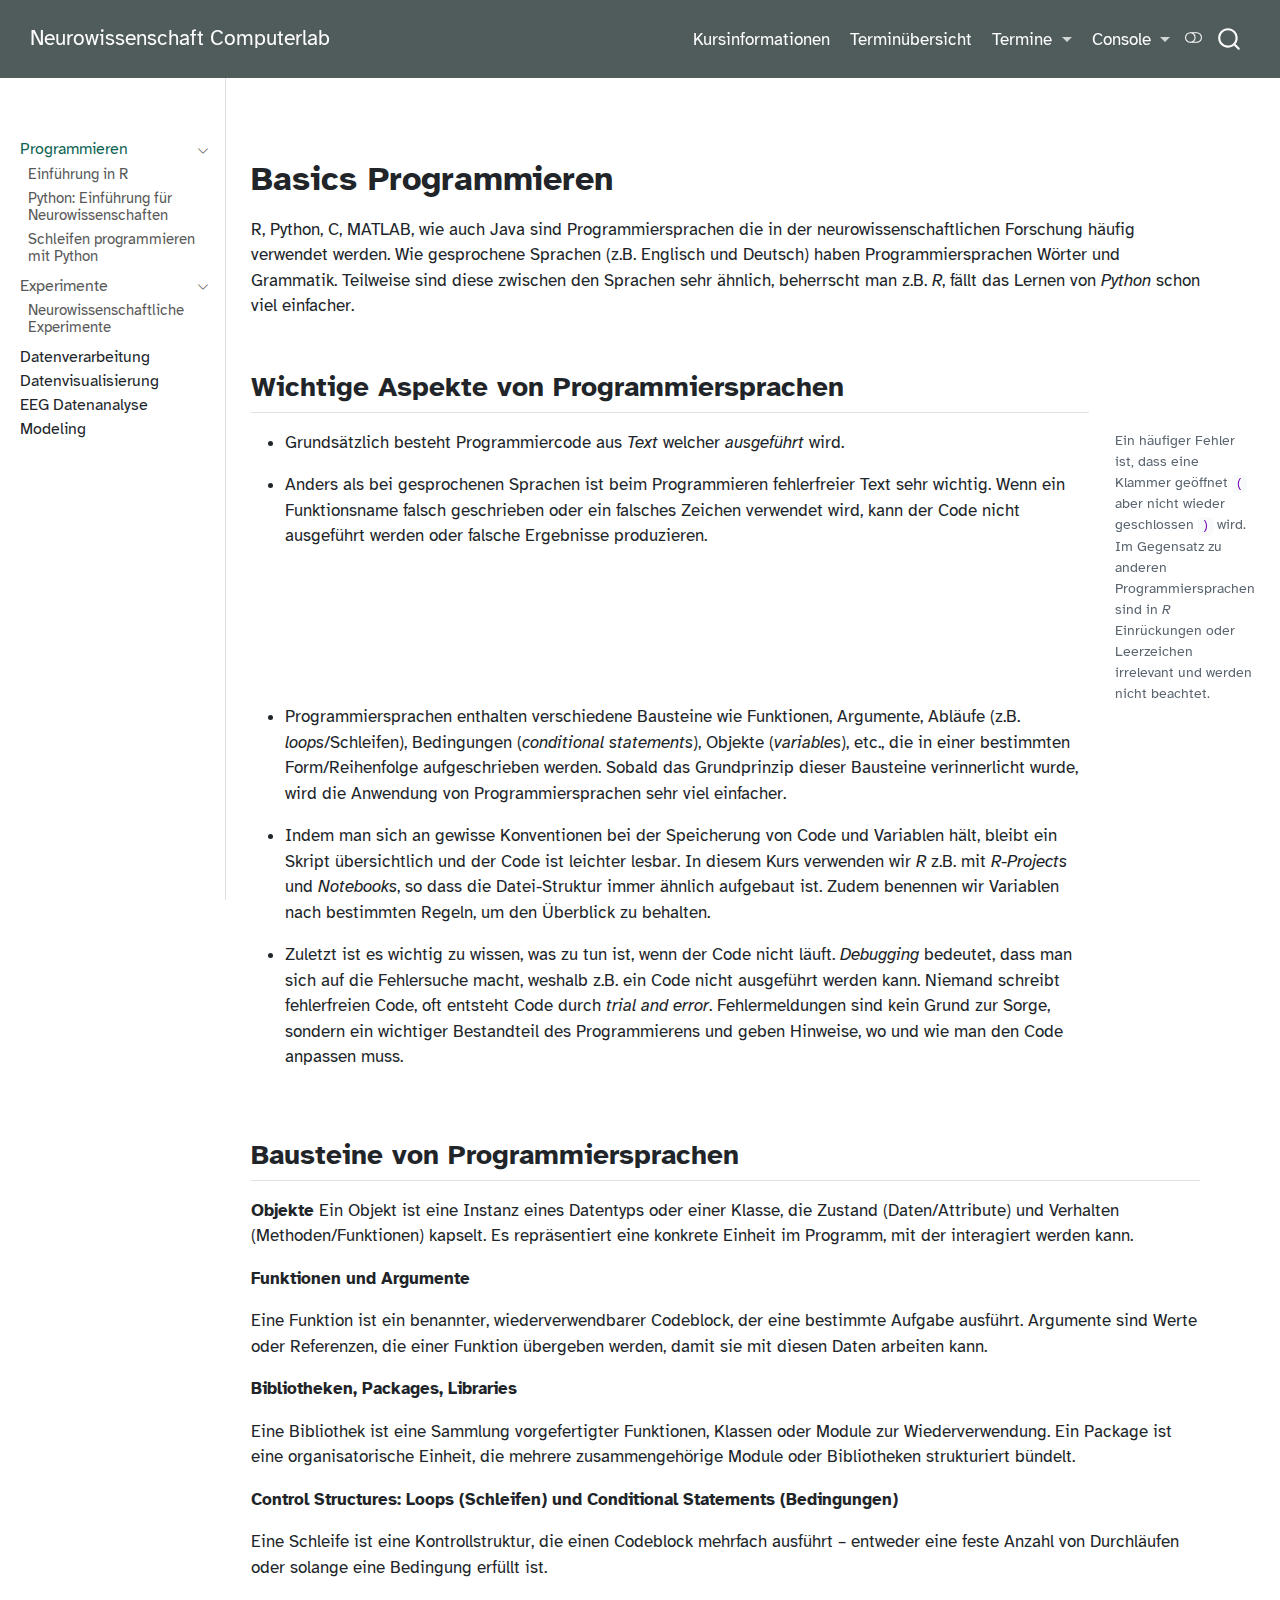
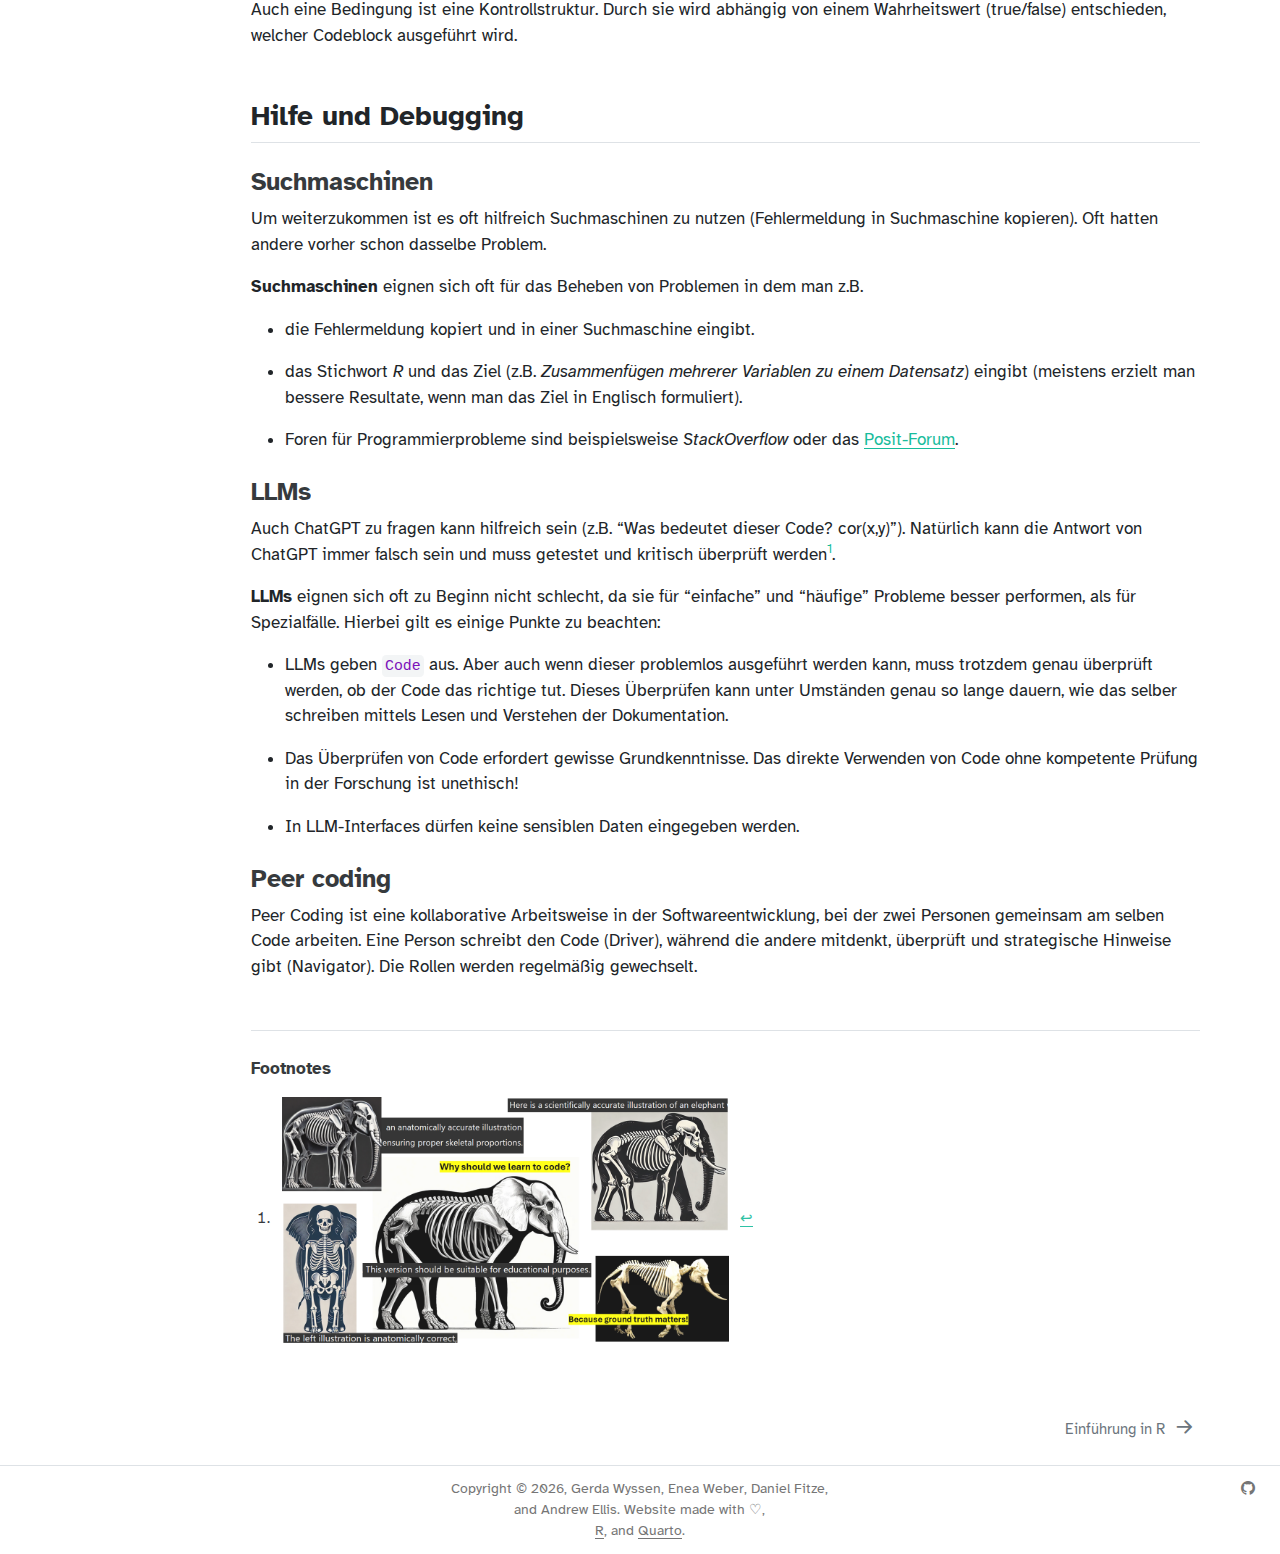
<file: docs/chapters/basics_programming.html>
<!DOCTYPE html>
<html xmlns="http://www.w3.org/1999/xhtml" lang="en" xml:lang="en"><head>

<meta charset="utf-8">
<meta name="generator" content="quarto-1.8.26">

<meta name="viewport" content="width=device-width, initial-scale=1.0, user-scalable=yes">


<title>basics_programming – Neurowissenschaft Computerlab</title>
<style>
code{white-space: pre-wrap;}
span.smallcaps{font-variant: small-caps;}
div.columns{display: flex; gap: min(4vw, 1.5em);}
div.column{flex: auto; overflow-x: auto;}
div.hanging-indent{margin-left: 1.5em; text-indent: -1.5em;}
ul.task-list{list-style: none;}
ul.task-list li input[type="checkbox"] {
  width: 0.8em;
  margin: 0 0.8em 0.2em -1em; /* quarto-specific, see https://github.com/quarto-dev/quarto-cli/issues/4556 */ 
  vertical-align: middle;
}
</style>


<script src="../site_libs/quarto-nav/quarto-nav.js"></script>
<script src="../site_libs/clipboard/clipboard.min.js"></script>
<script src="../site_libs/quarto-search/autocomplete.umd.js"></script>
<script src="../site_libs/quarto-search/fuse.min.js"></script>
<script src="../site_libs/quarto-search/quarto-search.js"></script>
<meta name="quarto:offset" content="../">
<link href="../chapters/intro_r.html" rel="next">
<link href="../imgs/logo_landing.png" rel="icon" type="image/png">
<script src="../site_libs/quarto-html/quarto.js" type="module"></script>
<script src="../site_libs/quarto-html/tabsets/tabsets.js" type="module"></script>
<script src="../site_libs/quarto-html/axe/axe-check.js" type="module"></script>
<script src="../site_libs/quarto-html/popper.min.js"></script>
<script src="../site_libs/quarto-html/tippy.umd.min.js"></script>
<script src="../site_libs/quarto-html/anchor.min.js"></script>
<link href="../site_libs/quarto-html/tippy.css" rel="stylesheet">
<link href="../site_libs/quarto-html/quarto-syntax-highlighting-587c61ba64f3a5504c4d52d930310e48.css" rel="stylesheet" class="quarto-color-scheme" id="quarto-text-highlighting-styles">
<link href="../site_libs/quarto-html/quarto-syntax-highlighting-dark-b758ccaa5987ceb1b75504551e579abf.css" rel="stylesheet" class="quarto-color-scheme quarto-color-alternate" id="quarto-text-highlighting-styles">
<link href="../site_libs/quarto-html/quarto-syntax-highlighting-587c61ba64f3a5504c4d52d930310e48.css" rel="stylesheet" class="quarto-color-scheme-extra" id="quarto-text-highlighting-styles">
<script src="../site_libs/bootstrap/bootstrap.min.js"></script>
<link href="../site_libs/bootstrap/bootstrap-icons.css" rel="stylesheet">
<link href="../site_libs/bootstrap/bootstrap-cdbc3631c51ce3e0d9bcdf02df00f99f.min.css" rel="stylesheet" append-hash="true" class="quarto-color-scheme" id="quarto-bootstrap" data-mode="light">
<link href="../site_libs/bootstrap/bootstrap-dark-a7d9048d97f31e8fb63faba404854c4e.min.css" rel="stylesheet" append-hash="true" class="quarto-color-scheme quarto-color-alternate" id="quarto-bootstrap" data-mode="dark">
<link href="../site_libs/bootstrap/bootstrap-cdbc3631c51ce3e0d9bcdf02df00f99f.min.css" rel="stylesheet" append-hash="true" class="quarto-color-scheme-extra" id="quarto-bootstrap" data-mode="light">
<script id="quarto-search-options" type="application/json">{
  "location": "navbar",
  "copy-button": false,
  "collapse-after": 3,
  "panel-placement": "end",
  "type": "overlay",
  "limit": 50,
  "keyboard-shortcut": [
    "f",
    "/",
    "s"
  ],
  "show-item-context": false,
  "language": {
    "search-no-results-text": "No results",
    "search-matching-documents-text": "matching documents",
    "search-copy-link-title": "Copy link to search",
    "search-hide-matches-text": "Hide additional matches",
    "search-more-match-text": "more match in this document",
    "search-more-matches-text": "more matches in this document",
    "search-clear-button-title": "Clear",
    "search-text-placeholder": "",
    "search-detached-cancel-button-title": "Cancel",
    "search-submit-button-title": "Submit",
    "search-label": "Search"
  }
}</script>
<style>
div.callout-debugging.callout {
  border-left-color: RosyBrown;
}
div.callout-debugging.callout-style-default > .callout-header {
  background-color: rgb(from RosyBrown r g b / 13%);
}
div.callout-debugging .callout-toggle::before {  background-image: url('data:image/svg+xml,<svg xmlns="http://www.w3.org/2000/svg" width="16" height="16" fill="rgb(33, 37, 41)" class="bi bi-chevron-down" viewBox="0 0 16 16"><path fill-rule="evenodd" d="M1.646 4.646a.5.5 0 0 1 .708 0L8 10.293l5.646-5.647a.5.5 0 0 1 .708.708l-6 6a.5.5 0 0 1-.708 0l-6-6a.5.5 0 0 1 0-.708z"/></svg>');}
div.callout-debugging.callout-style-default .callout-icon::before, div.callout-debugging.callout-titled .callout-icon::before {
  font-family: 'Font Awesome 6 Free', FontAwesome;
  font-style: normal;
  content: '\e4d0' !important;
  background-image: none;
}
div.callout-preparation.callout {
  border-left-color: RosyBrown;
}
div.callout-preparation.callout-style-default > .callout-header {
  background-color: rgb(from RosyBrown r g b / 13%);
}
div.callout-preparation .callout-toggle::before {  background-image: url('data:image/svg+xml,<svg xmlns="http://www.w3.org/2000/svg" width="16" height="16" fill="rgb(33, 37, 41)" class="bi bi-chevron-down" viewBox="0 0 16 16"><path fill-rule="evenodd" d="M1.646 4.646a.5.5 0 0 1 .708 0L8 10.293l5.646-5.647a.5.5 0 0 1 .708.708l-6 6a.5.5 0 0 1-.708 0l-6-6a.5.5 0 0 1 0-.708z"/></svg>');}
div.callout-preparation.callout-style-default .callout-icon::before, div.callout-preparation.callout-titled .callout-icon::before {
  font-family: 'Font Awesome 6 Free', FontAwesome;
  font-style: normal;
  content: 'nil' !important;
  background-image: none;
}
div.callout-hands-on.callout {
  border-left-color: RosyBrown;
}
div.callout-hands-on.callout-style-default > .callout-header {
  background-color: rgb(from RosyBrown r g b / 13%);
}
div.callout-hands-on .callout-toggle::before {  background-image: url('data:image/svg+xml,<svg xmlns="http://www.w3.org/2000/svg" width="16" height="16" fill="rgb(33, 37, 41)" class="bi bi-chevron-down" viewBox="0 0 16 16"><path fill-rule="evenodd" d="M1.646 4.646a.5.5 0 0 1 .708 0L8 10.293l5.646-5.647a.5.5 0 0 1 .708.708l-6 6a.5.5 0 0 1-.708 0l-6-6a.5.5 0 0 1 0-.708z"/></svg>');}
div.callout-hands-on.callout-style-default .callout-icon::before, div.callout-hands-on.callout-titled .callout-icon::before {
  font-family: 'Font Awesome 6 Free', FontAwesome;
  font-style: normal;
  content: 'nil' !important;
  background-image: none;
}
div.callout-learnings.callout {
  border-left-color: LightSlateGray;
}
div.callout-learnings.callout-style-default > .callout-header {
  background-color: rgb(from LightSlateGray r g b / 13%);
}
div.callout-learnings .callout-toggle::before {  background-image: url('data:image/svg+xml,<svg xmlns="http://www.w3.org/2000/svg" width="16" height="16" fill="rgb(33, 37, 41)" class="bi bi-chevron-down" viewBox="0 0 16 16"><path fill-rule="evenodd" d="M1.646 4.646a.5.5 0 0 1 .708 0L8 10.293l5.646-5.647a.5.5 0 0 1 .708.708l-6 6a.5.5 0 0 1-.708 0l-6-6a.5.5 0 0 1 0-.708z"/></svg>');}
div.callout-learnings.callout-style-default .callout-icon::before, div.callout-learnings.callout-titled .callout-icon::before {
  background-image: url('data:image/svg+xml,<svg xmlns="http://www.w3.org/2000/svg" width="16" height="16" fill="LightSlateGray" class="bi bi-exclamation-triangle" viewBox="0 0 16 16"><path d="M7.938 2.016A.13.13 0 0 1 8.002 2a.13.13 0 0 1 .063.016.146.146 0 0 1 .054.057l6.857 11.667c.036.06.035.124.002.183a.163.163 0 0 1-.054.06.116.116 0 0 1-.066.017H1.146a.115.115 0 0 1-.066-.017.163.163 0 0 1-.054-.06.176.176 0 0 1 .002-.183L7.884 2.073a.147.147 0 0 1 .054-.057zm1.044-.45a1.13 1.13 0 0 0-1.96 0L.165 13.233c-.457.778.091 1.767.98 1.767h13.713c.889 0 1.438-.99.98-1.767L8.982 1.566z"/></svg>');
}
</style>


<link rel="stylesheet" href="../include/webex.css">
</head>

<body class="nav-sidebar docked nav-fixed fullcontent quarto-light"><script id="quarto-html-before-body" type="application/javascript">
    const toggleBodyColorMode = (bsSheetEl) => {
      const mode = bsSheetEl.getAttribute("data-mode");
      const bodyEl = window.document.querySelector("body");
      if (mode === "dark") {
        bodyEl.classList.add("quarto-dark");
        bodyEl.classList.remove("quarto-light");
      } else {
        bodyEl.classList.add("quarto-light");
        bodyEl.classList.remove("quarto-dark");
      }
    }
    const toggleBodyColorPrimary = () => {
      const bsSheetEl = window.document.querySelector("link#quarto-bootstrap:not([rel=disabled-stylesheet])");
      if (bsSheetEl) {
        toggleBodyColorMode(bsSheetEl);
      }
    }
    const setColorSchemeToggle = (alternate) => {
      const toggles = window.document.querySelectorAll('.quarto-color-scheme-toggle');
      for (let i=0; i < toggles.length; i++) {
        const toggle = toggles[i];
        if (toggle) {
          if (alternate) {
            toggle.classList.add("alternate");
          } else {
            toggle.classList.remove("alternate");
          }
        }
      }
    };
    const toggleColorMode = (alternate) => {
      // Switch the stylesheets
      const primaryStylesheets = window.document.querySelectorAll('link.quarto-color-scheme:not(.quarto-color-alternate)');
      const alternateStylesheets = window.document.querySelectorAll('link.quarto-color-scheme.quarto-color-alternate');
      manageTransitions('#quarto-margin-sidebar .nav-link', false);
      if (alternate) {
        // note: dark is layered on light, we don't disable primary!
        enableStylesheet(alternateStylesheets);
        for (const sheetNode of alternateStylesheets) {
          if (sheetNode.id === "quarto-bootstrap") {
            toggleBodyColorMode(sheetNode);
          }
        }
      } else {
        disableStylesheet(alternateStylesheets);
        enableStylesheet(primaryStylesheets)
        toggleBodyColorPrimary();
      }
      manageTransitions('#quarto-margin-sidebar .nav-link', true);
      // Switch the toggles
      setColorSchemeToggle(alternate)
      // Hack to workaround the fact that safari doesn't
      // properly recolor the scrollbar when toggling (#1455)
      if (navigator.userAgent.indexOf('Safari') > 0 && navigator.userAgent.indexOf('Chrome') == -1) {
        manageTransitions("body", false);
        window.scrollTo(0, 1);
        setTimeout(() => {
          window.scrollTo(0, 0);
          manageTransitions("body", true);
        }, 40);
      }
    }
    const disableStylesheet = (stylesheets) => {
      for (let i=0; i < stylesheets.length; i++) {
        const stylesheet = stylesheets[i];
        stylesheet.rel = 'disabled-stylesheet';
      }
    }
    const enableStylesheet = (stylesheets) => {
      for (let i=0; i < stylesheets.length; i++) {
        const stylesheet = stylesheets[i];
        if(stylesheet.rel !== 'stylesheet') { // for Chrome, which will still FOUC without this check
          stylesheet.rel = 'stylesheet';
        }
      }
    }
    const manageTransitions = (selector, allowTransitions) => {
      const els = window.document.querySelectorAll(selector);
      for (let i=0; i < els.length; i++) {
        const el = els[i];
        if (allowTransitions) {
          el.classList.remove('notransition');
        } else {
          el.classList.add('notransition');
        }
      }
    }
    const isFileUrl = () => {
      return window.location.protocol === 'file:';
    }
    const hasAlternateSentinel = () => {
      let styleSentinel = getColorSchemeSentinel();
      if (styleSentinel !== null) {
        return styleSentinel === "alternate";
      } else {
        return false;
      }
    }
    const setStyleSentinel = (alternate) => {
      const value = alternate ? "alternate" : "default";
      if (!isFileUrl()) {
        window.localStorage.setItem("quarto-color-scheme", value);
      } else {
        localAlternateSentinel = value;
      }
    }
    const getColorSchemeSentinel = () => {
      if (!isFileUrl()) {
        const storageValue = window.localStorage.getItem("quarto-color-scheme");
        return storageValue != null ? storageValue : localAlternateSentinel;
      } else {
        return localAlternateSentinel;
      }
    }
    const toggleGiscusIfUsed = (isAlternate, darkModeDefault) => {
      const baseTheme = document.querySelector('#giscus-base-theme')?.value ?? 'light';
      const alternateTheme = document.querySelector('#giscus-alt-theme')?.value ?? 'dark';
      let newTheme = '';
      if(authorPrefersDark) {
        newTheme = isAlternate ? baseTheme : alternateTheme;
      } else {
        newTheme = isAlternate ? alternateTheme : baseTheme;
      }
      const changeGiscusTheme = () => {
        // From: https://github.com/giscus/giscus/issues/336
        const sendMessage = (message) => {
          const iframe = document.querySelector('iframe.giscus-frame');
          if (!iframe) return;
          iframe.contentWindow.postMessage({ giscus: message }, 'https://giscus.app');
        }
        sendMessage({
          setConfig: {
            theme: newTheme
          }
        });
      }
      const isGiscussLoaded = window.document.querySelector('iframe.giscus-frame') !== null;
      if (isGiscussLoaded) {
        changeGiscusTheme();
      }
    };
    const authorPrefersDark = false;
    const darkModeDefault = authorPrefersDark;
      document.querySelector('link#quarto-text-highlighting-styles.quarto-color-scheme-extra').rel = 'disabled-stylesheet';
      document.querySelector('link#quarto-bootstrap.quarto-color-scheme-extra').rel = 'disabled-stylesheet';
    let localAlternateSentinel = darkModeDefault ? 'alternate' : 'default';
    // Dark / light mode switch
    window.quartoToggleColorScheme = () => {
      // Read the current dark / light value
      let toAlternate = !hasAlternateSentinel();
      toggleColorMode(toAlternate);
      setStyleSentinel(toAlternate);
      toggleGiscusIfUsed(toAlternate, darkModeDefault);
      window.dispatchEvent(new Event('resize'));
    };
    // Switch to dark mode if need be
    if (hasAlternateSentinel()) {
      toggleColorMode(true);
    } else {
      toggleColorMode(false);
    }
  </script>

<div id="quarto-search-results"></div>
  <header id="quarto-header" class="headroom fixed-top">
    <nav class="navbar navbar-expand-lg " data-bs-theme="dark">
      <div class="navbar-container container-fluid">
      <div class="navbar-brand-container mx-auto">
    <a class="navbar-brand" href="../index.html">
    <span class="navbar-title">Neurowissenschaft Computerlab</span>
    </a>
  </div>
            <div id="quarto-search" class="" title="Search"></div>
          <button class="navbar-toggler" type="button" data-bs-toggle="collapse" data-bs-target="#navbarCollapse" aria-controls="navbarCollapse" role="menu" aria-expanded="false" aria-label="Toggle navigation" onclick="if (window.quartoToggleHeadroom) { window.quartoToggleHeadroom(); }">
  <span class="navbar-toggler-icon"></span>
</button>
          <div class="collapse navbar-collapse" id="navbarCollapse">
            <ul class="navbar-nav navbar-nav-scroll ms-auto">
  <li class="nav-item">
    <a class="nav-link" href="../course/syllabus.html"> 
<span class="menu-text">Kursinformationen</span></a>
  </li>  
  <li class="nav-item">
    <a class="nav-link" href="../course/overview.html"> 
<span class="menu-text">Terminübersicht</span></a>
  </li>  
  <li class="nav-item dropdown ">
    <a class="nav-link dropdown-toggle" href="#" id="nav-menu-termine" role="link" data-bs-toggle="dropdown" aria-expanded="false">
 <span class="menu-text">Termine</span>
    </a>
    <ul class="dropdown-menu dropdown-menu-end" aria-labelledby="nav-menu-termine">    
        <li>
    <a class="dropdown-item" href="../course/01.html">
 <span class="dropdown-text">T1: 20.02.2026</span></a>
  </li>  
        <li>
    <a class="dropdown-item" href="../course/02.html">
 <span class="dropdown-text">T2: 27.02.2026</span></a>
  </li>  
        <li>
    <a class="dropdown-item" href="../course/03.html">
 <span class="dropdown-text">T3: 06.03.2026</span></a>
  </li>  
    </ul>
  </li>
  <li class="nav-item dropdown ">
    <a class="nav-link dropdown-toggle" href="#" id="nav-menu-console" role="link" data-bs-toggle="dropdown" aria-expanded="false">
 <span class="menu-text">Console</span>
    </a>
    <ul class="dropdown-menu dropdown-menu-end" aria-labelledby="nav-menu-console">    
        <li>
    <a class="dropdown-item" href="../course/webrconsole.html">
 <span class="dropdown-text">WebR Konsole (R)</span></a>
  </li>  
        <li>
    <a class="dropdown-item" href="../course/pythonconsole.html">
 <span class="dropdown-text">Pyodide Konsole (Python)</span></a>
  </li>  
    </ul>
  </li>
</ul>
          </div> <!-- /navcollapse -->
            <div class="quarto-navbar-tools">
  <a href="" class="quarto-color-scheme-toggle quarto-navigation-tool  px-1" onclick="window.quartoToggleColorScheme(); return false;" title="Toggle dark mode"><i class="bi"></i></a>
</div>
      </div> <!-- /container-fluid -->
    </nav>
  <nav class="quarto-secondary-nav">
    <div class="container-fluid d-flex">
      <button type="button" class="quarto-btn-toggle btn" data-bs-toggle="collapse" role="button" data-bs-target=".quarto-sidebar-collapse-item" aria-controls="quarto-sidebar" aria-expanded="false" aria-label="Toggle sidebar navigation" onclick="if (window.quartoToggleHeadroom) { window.quartoToggleHeadroom(); }">
        <i class="bi bi-layout-text-sidebar-reverse"></i>
      </button>
        <nav class="quarto-page-breadcrumbs" aria-label="breadcrumb"><ol class="breadcrumb"><li class="breadcrumb-item"><a href="../chapters/basics_programming.html">Programmieren</a></li></ol></nav>
        <a class="flex-grow-1" role="navigation" data-bs-toggle="collapse" data-bs-target=".quarto-sidebar-collapse-item" aria-controls="quarto-sidebar" aria-expanded="false" aria-label="Toggle sidebar navigation" onclick="if (window.quartoToggleHeadroom) { window.quartoToggleHeadroom(); }">      
        </a>
      <button type="button" class="btn quarto-search-button" aria-label="Search" onclick="window.quartoOpenSearch();">
        <i class="bi bi-search"></i>
      </button>
    </div>
  </nav>
</header>
<!-- content -->
<div id="quarto-content" class="quarto-container page-columns page-rows-contents page-layout-article page-navbar">
<!-- sidebar -->
  <nav id="quarto-sidebar" class="sidebar collapse collapse-horizontal quarto-sidebar-collapse-item sidebar-navigation docked overflow-auto">
        <div class="mt-2 flex-shrink-0 align-items-center">
        <div class="sidebar-search">
        <div id="quarto-search" class="" title="Search"></div>
        </div>
        </div>
    <div class="sidebar-menu-container"> 
    <ul class="list-unstyled mt-1">
        <li class="sidebar-item sidebar-item-section">
      <div class="sidebar-item-container"> 
            <a href="../chapters/basics_programming.html" class="sidebar-item-text sidebar-link active">
 <span class="menu-text">Programmieren</span></a>
          <a class="sidebar-item-toggle text-start" data-bs-toggle="collapse" data-bs-target="#quarto-sidebar-section-1" role="navigation" aria-expanded="true" aria-label="Toggle section">
            <i class="bi bi-chevron-right ms-2"></i>
          </a> 
      </div>
      <ul id="quarto-sidebar-section-1" class="collapse list-unstyled sidebar-section depth1 show">  
          <li class="sidebar-item">
  <div class="sidebar-item-container"> 
  <a href="../chapters/intro_r.html" class="sidebar-item-text sidebar-link">
 <span class="menu-text">Einführung in R</span></a>
  </div>
</li>
          <li class="sidebar-item">
  <div class="sidebar-item-container"> 
  <a href="../chapters/intro_python.html" class="sidebar-item-text sidebar-link">
 <span class="menu-text">Python: Einführung für Neurowissenschaften</span></a>
  </div>
</li>
          <li class="sidebar-item">
  <div class="sidebar-item-container"> 
  <a href="../chapters/loops.html" class="sidebar-item-text sidebar-link">
 <span class="menu-text">Schleifen programmieren mit Python</span></a>
  </div>
</li>
      </ul>
  </li>
        <li class="sidebar-item sidebar-item-section">
      <div class="sidebar-item-container"> 
            <a class="sidebar-item-text sidebar-link text-start" data-bs-toggle="collapse" data-bs-target="#quarto-sidebar-section-2" role="navigation" aria-expanded="true">
 <span class="menu-text">Experimente</span></a>
          <a class="sidebar-item-toggle text-start" data-bs-toggle="collapse" data-bs-target="#quarto-sidebar-section-2" role="navigation" aria-expanded="true" aria-label="Toggle section">
            <i class="bi bi-chevron-right ms-2"></i>
          </a> 
      </div>
      <ul id="quarto-sidebar-section-2" class="collapse list-unstyled sidebar-section depth1 show">  
          <li class="sidebar-item">
  <div class="sidebar-item-container"> 
  <a href="../chapters/experiments.html" class="sidebar-item-text sidebar-link">
 <span class="menu-text">Neurowissenschaftliche Experimente</span></a>
  </div>
</li>
      </ul>
  </li>
        <li class="sidebar-item sidebar-item-section">
      <span class="sidebar-item-text sidebar-link text-start">
 <span class="menu-text">Datenverarbeitung</span></span>
  </li>
        <li class="sidebar-item sidebar-item-section">
      <span class="sidebar-item-text sidebar-link text-start">
 <span class="menu-text">Datenvisualisierung</span></span>
  </li>
        <li class="sidebar-item sidebar-item-section">
      <span class="sidebar-item-text sidebar-link text-start">
 <span class="menu-text">EEG Datenanalyse</span></span>
  </li>
        <li class="sidebar-item sidebar-item-section">
      <span class="sidebar-item-text sidebar-link text-start">
 <span class="menu-text">Modeling</span></span>
  </li>
    </ul>
    </div>
</nav>
<div id="quarto-sidebar-glass" class="quarto-sidebar-collapse-item" data-bs-toggle="collapse" data-bs-target=".quarto-sidebar-collapse-item"></div>
<!-- margin-sidebar -->
    
<!-- main -->
<main class="content page-columns page-full" id="quarto-document-content"><header id="title-block-header" class="quarto-title-block"></header>





<section id="basics-programmieren" class="level1 page-columns page-full">
<h1>Basics Programmieren</h1>
<p>R, Python, C, MATLAB, wie auch Java sind Programmiersprachen die in der neurowissenschaftlichen Forschung häufig verwendet werden. Wie gesprochene Sprachen (z.B. Englisch und Deutsch) haben Programmiersprachen Wörter und Grammatik. Teilweise sind diese zwischen den Sprachen sehr ähnlich, beherrscht man z.B. <em>R</em>, fällt das Lernen von <em>Python</em> schon viel einfacher.</p>
<section id="wichtige-aspekte-von-programmiersprachen" class="level2 page-columns page-full">
<h2 class="anchored" data-anchor-id="wichtige-aspekte-von-programmiersprachen">Wichtige Aspekte von Programmiersprachen</h2>
<ul>
<li><p>Grundsätzlich besteht Programmiercode aus <em>Text</em> welcher <em>ausgeführt</em> wird.</p></li>
<li><p>Anders als bei gesprochenen Sprachen ist beim Programmieren fehlerfreier Text sehr wichtig. Wenn ein Funktionsname falsch geschrieben oder ein falsches Zeichen verwendet wird, kann der Code nicht ausgeführt werden oder falsche Ergebnisse produzieren.</p></li>
</ul>
<aside>
Ein häufiger Fehler ist, dass eine Klammer geöffnet <code>(</code> aber nicht wieder geschlossen <code>)</code> wird. Im Gegensatz zu anderen Programmiersprachen sind in <em>R</em> Einrückungen oder Leerzeichen irrelevant und werden nicht beachtet.
</aside>
<ul>
<li><p>Programmiersprachen enthalten verschiedene Bausteine wie Funktionen, Argumente, Abläufe (z.B. <em>loops</em>/Schleifen), Bedingungen (<em>conditional statements</em>), Objekte (<em>variables</em>), etc., die in einer bestimmten Form/Reihenfolge aufgeschrieben werden. Sobald das Grundprinzip dieser Bausteine verinnerlicht wurde, wird die Anwendung von Programmiersprachen sehr viel einfacher.</p></li>
<li><p>Indem man sich an gewisse Konventionen bei der Speicherung von Code und Variablen hält, bleibt ein Skript übersichtlich und der Code ist leichter lesbar. In diesem Kurs verwenden wir <em>R</em> z.B. mit <em>R-Projects</em> und <em>Notebooks</em>, so dass die Datei-Struktur immer ähnlich aufgebaut ist. Zudem benennen wir Variablen nach bestimmten Regeln, um den Überblick zu behalten.</p></li>
<li><p>Zuletzt ist es wichtig zu wissen, was zu tun ist, wenn der Code nicht läuft. <em>Debugging</em> bedeutet, dass man sich auf die Fehlersuche macht, weshalb z.B. ein Code nicht ausgeführt werden kann. Niemand schreibt fehlerfreien Code, oft entsteht Code durch <em>trial and error</em>. Fehlermeldungen sind kein Grund zur Sorge, sondern ein wichtiger Bestandteil des Programmierens und geben Hinweise, wo und wie man den Code anpassen muss.</p></li>
</ul>
</section>
<section id="bausteine-von-programmiersprachen" class="level2">
<h2 class="anchored" data-anchor-id="bausteine-von-programmiersprachen">Bausteine von Programmiersprachen</h2>
<p><strong>Objekte</strong> Ein Objekt ist eine Instanz eines Datentyps oder einer Klasse, die Zustand (Daten/Attribute) und Verhalten (Methoden/Funktionen) kapselt. Es repräsentiert eine konkrete Einheit im Programm, mit der interagiert werden kann.</p>
<p><strong>Funktionen und Argumente</strong></p>
<p>Eine Funktion ist ein benannter, wiederverwendbarer Codeblock, der eine bestimmte Aufgabe ausführt. Argumente sind Werte oder Referenzen, die einer Funktion übergeben werden, damit sie mit diesen Daten arbeiten kann.</p>
<p><strong>Bibliotheken, Packages, Libraries</strong></p>
<p>Eine Bibliothek ist eine Sammlung vorgefertigter Funktionen, Klassen oder Module zur Wiederverwendung. Ein Package ist eine organisatorische Einheit, die mehrere zusammengehörige Module oder Bibliotheken strukturiert bündelt.</p>
<p><strong>Control Structures: Loops (Schleifen) und Conditional Statements (Bedingungen)</strong></p>
<p>Eine Schleife ist eine Kontrollstruktur, die einen Codeblock mehrfach ausführt – entweder eine feste Anzahl von Durchläufen oder solange eine Bedingung erfüllt ist.</p>
<p>Auch eine Bedingung ist eine Kontrollstruktur. Durch sie wird abhängig von einem Wahrheitswert (true/false) entschieden, welcher Codeblock ausgeführt wird.</p>
</section>
<section id="hilfe-und-debugging" class="level2">
<h2 class="anchored" data-anchor-id="hilfe-und-debugging">Hilfe und Debugging</h2>
<section id="suchmaschinen" class="level3">
<h3 class="anchored" data-anchor-id="suchmaschinen">Suchmaschinen</h3>
<p>Um weiterzukommen ist es oft hilfreich Suchmaschinen zu nutzen (Fehlermeldung in Suchmaschine kopieren). Oft hatten andere vorher schon dasselbe Problem.</p>
<p><strong>Suchmaschinen</strong> eignen sich oft für das Beheben von Problemen in dem man z.B.</p>
<ul>
<li><p>die Fehlermeldung kopiert und in einer Suchmaschine eingibt.</p></li>
<li><p>das Stichwort <em>R</em> und das Ziel (z.B. <em>Zusammenfügen mehrerer Variablen zu einem Datensatz</em>) eingibt (meistens erzielt man bessere Resultate, wenn man das Ziel in Englisch formuliert).</p></li>
<li><p>Foren für Programmierprobleme sind beispielsweise <em>StackOverflow</em> oder das <a href="https://forum.posit.co/">Posit-Forum</a>.</p></li>
</ul>
</section>
<section id="llms" class="level3">
<h3 class="anchored" data-anchor-id="llms">LLMs</h3>
<p>Auch ChatGPT zu fragen kann hilfreich sein (z.B. “Was bedeutet dieser Code? cor(x,y)”). Natürlich kann die Antwort von ChatGPT immer falsch sein und muss getestet und kritisch überprüft werden<a href="#fn1" class="footnote-ref" id="fnref1" role="doc-noteref"><sup>1</sup></a>.</p>
<p><strong>LLMs</strong> eignen sich oft zu Beginn nicht schlecht, da sie für “einfache” und “häufige” Probleme besser performen, als für Spezialfälle. Hierbei gilt es einige Punkte zu beachten:</p>
<ul>
<li><p>LLMs geben <code>Code</code> aus. Aber auch wenn dieser problemlos ausgeführt werden kann, muss trotzdem genau überprüft werden, ob der Code das richtige tut. Dieses Überprüfen kann unter Umständen genau so lange dauern, wie das selber schreiben mittels Lesen und Verstehen der Dokumentation.</p></li>
<li><p>Das Überprüfen von Code erfordert gewisse Grundkenntnisse. Das direkte Verwenden von Code ohne kompetente Prüfung in der Forschung ist unethisch!</p></li>
<li><p>In LLM-Interfaces dürfen keine sensiblen Daten eingegeben werden.</p></li>
</ul>
</section>
<section id="peer-coding" class="level3">
<h3 class="anchored" data-anchor-id="peer-coding">Peer coding</h3>
<p>Peer Coding ist eine kollaborative Arbeitsweise in der Softwareentwicklung, bei der zwei Personen gemeinsam am selben Code arbeiten. Eine Person schreibt den Code (Driver), während die andere mitdenkt, überprüft und strategische Hinweise gibt (Navigator). Die Rollen werden regelmäßig gewechselt.</p>


</section>
</section>
</section>


<div id="quarto-appendix" class="default"><section id="footnotes" class="footnotes footnotes-end-of-document" role="doc-endnotes"><h2 class="anchored quarto-appendix-heading">Footnotes</h2>

<ol>
<li id="fn1"><p><img src="../imgs/groundtruth.png" class="img-fluid" style="width:50.0%"><a href="#fnref1" class="footnote-back" role="doc-backlink">↩︎</a></p></li>
</ol>
</section></div></main> <!-- /main -->
<script>



/* update total correct if #webex-total_correct exists */

update_total_correct = function() {

  console.log("webex: update total_correct");



  var t = document.getElementsByClassName("webex-total_correct");

  for (var i = 0; i < t.length; i++) {

    p = t[i].parentElement;

    var correct = p.getElementsByClassName("webex-correct").length;

    var solvemes = p.getElementsByClassName("webex-solveme").length;

    var radiogroups = p.getElementsByClassName("webex-radiogroup").length;

    var selects = p.getElementsByClassName("webex-select").length;



    t[i].innerHTML = correct + " of " + (solvemes + radiogroups + selects) + " correct";

  }

}



/* webex-solution button toggling function */

b_func = function() {

  console.log("webex: toggle hide");



  var cl = this.parentElement.classList;

  if (cl.contains('open')) {

    cl.remove("open");

  } else {

    cl.add("open");

  }

}



/* check answers */

check_func = function() {

  console.log("webex: check answers");



  var cl = this.parentElement.classList;

  if (cl.contains('unchecked')) {

    cl.remove("unchecked");

    this.innerHTML = "Hide Answers";

  } else {

    cl.add("unchecked");

    this.innerHTML = "Show Answers";

  }

}



/* function for checking solveme answers */

solveme_func = function(e) {

  console.log("webex: check solveme");



  var real_answers = JSON.parse(this.dataset.answer);

  var my_answer = this.value;

  var cl = this.classList;

  if (cl.contains("ignorecase")) {

    my_answer = my_answer.toLowerCase();

  }

  if (cl.contains("nospaces")) {

    my_answer = my_answer.replace(/ /g, "")

  }



  if (my_answer == "") {

    cl.remove("webex-correct");

    cl.remove("webex-incorrect");

  } else if (real_answers.includes(my_answer)) {

    cl.add("webex-correct");

    cl.remove("webex-incorrect");

  } else {

    cl.add("webex-incorrect");

    cl.remove("webex-correct");

  }



  // match numeric answers within a specified tolerance

  if(this.dataset.tol > 0){

    var tol = JSON.parse(this.dataset.tol);

    var matches = real_answers.map(x => Math.abs(x - my_answer) < tol)

    if (matches.reduce((a, b) => a + b, 0) > 0) {

      cl.add("webex-correct");

    } else {

      cl.remove("webex-correct");

    }

  }



  // added regex bit

  if (cl.contains("regex")){

    answer_regex = RegExp(real_answers.join("|"))

    if (answer_regex.test(my_answer)) {

      cl.add("webex-correct");

    }

  }



  update_total_correct();

}



/* function for checking select answers */

select_func = function(e) {

  console.log("webex: check select");



  var cl = this.classList



  /* add style */

  cl.remove("webex-incorrect");

  cl.remove("webex-correct");

  if (this.value == "answer") {

    cl.add("webex-correct");

  } else if (this.value != "blank") {

    cl.add("webex-incorrect");

  }



  update_total_correct();

}



/* function for checking radiogroups answers */

radiogroups_func = function(e) {

  console.log("webex: check radiogroups");



  var checked_button = document.querySelector('input[name=' + this.id + ']:checked');

  var cl = checked_button.parentElement.classList;

  var labels = checked_button.parentElement.parentElement.children;



  /* get rid of styles */

  for (i = 0; i < labels.length; i++) {

    labels[i].classList.remove("webex-incorrect");

    labels[i].classList.remove("webex-correct");

  }



  /* add style */

  if (checked_button.value == "answer") {

    cl.add("webex-correct");

  } else {

    cl.add("webex-incorrect");

  }



  update_total_correct();

}



window.onload = function() {

  console.log("webex onload");

  /* set up solution buttons */

  var buttons = document.getElementsByTagName("button");



  for (var i = 0; i < buttons.length; i++) {

    if (buttons[i].parentElement.classList.contains('webex-solution')) {

      buttons[i].onclick = b_func;

    }

  }



  var check_sections = document.getElementsByClassName("webex-check");

  console.log("check:", check_sections.length);

  for (var i = 0; i < check_sections.length; i++) {

    check_sections[i].classList.add("unchecked");



    let btn = document.createElement("button");

    btn.innerHTML = "Show Answers";

    btn.classList.add("webex-check-button");

    btn.onclick = check_func;

    check_sections[i].appendChild(btn);



    let spn = document.createElement("span");

    spn.classList.add("webex-total_correct");

    check_sections[i].appendChild(spn);

  }



  /* set up webex-solveme inputs */

  var solveme = document.getElementsByClassName("webex-solveme");



  for (var i = 0; i < solveme.length; i++) {

    /* make sure input boxes don't auto-anything */

    solveme[i].setAttribute("autocomplete","off");

    solveme[i].setAttribute("autocorrect", "off");

    solveme[i].setAttribute("autocapitalize", "off");

    solveme[i].setAttribute("spellcheck", "false");

    solveme[i].value = "";



    /* adjust answer for ignorecase or nospaces */

    var cl = solveme[i].classList;

    var real_answer = solveme[i].dataset.answer;

    if (cl.contains("ignorecase")) {

      real_answer = real_answer.toLowerCase();

    }

    if (cl.contains("nospaces")) {

      real_answer = real_answer.replace(/ /g, "");

    }

    solveme[i].dataset.answer = real_answer;



    /* attach checking function */

    solveme[i].onkeyup = solveme_func;

    solveme[i].onchange = solveme_func;



    solveme[i].insertAdjacentHTML("afterend", " <span class='webex-icon'></span>")

  }



  /* set up radiogroups */

  var radiogroups = document.getElementsByClassName("webex-radiogroup");

  for (var i = 0; i < radiogroups.length; i++) {

    radiogroups[i].onchange = radiogroups_func;

  }



  /* set up selects */

  var selects = document.getElementsByClassName("webex-select");

  for (var i = 0; i < selects.length; i++) {

    selects[i].onchange = select_func;

    selects[i].insertAdjacentHTML("afterend", " <span class='webex-icon'></span>")

  }



  update_total_correct();

}



</script>

<script id="quarto-html-after-body" type="application/javascript">
  window.document.addEventListener("DOMContentLoaded", function (event) {
    // Ensure there is a toggle, if there isn't float one in the top right
    if (window.document.querySelector('.quarto-color-scheme-toggle') === null) {
      const a = window.document.createElement('a');
      a.classList.add('top-right');
      a.classList.add('quarto-color-scheme-toggle');
      a.href = "";
      a.onclick = function() { try { window.quartoToggleColorScheme(); } catch {} return false; };
      const i = window.document.createElement("i");
      i.classList.add('bi');
      a.appendChild(i);
      window.document.body.appendChild(a);
    }
    setColorSchemeToggle(hasAlternateSentinel())
    const icon = "";
    const anchorJS = new window.AnchorJS();
    anchorJS.options = {
      placement: 'right',
      icon: icon
    };
    anchorJS.add('.anchored');
    const isCodeAnnotation = (el) => {
      for (const clz of el.classList) {
        if (clz.startsWith('code-annotation-')) {                     
          return true;
        }
      }
      return false;
    }
    const onCopySuccess = function(e) {
      // button target
      const button = e.trigger;
      // don't keep focus
      button.blur();
      // flash "checked"
      button.classList.add('code-copy-button-checked');
      var currentTitle = button.getAttribute("title");
      button.setAttribute("title", "Copied!");
      let tooltip;
      if (window.bootstrap) {
        button.setAttribute("data-bs-toggle", "tooltip");
        button.setAttribute("data-bs-placement", "left");
        button.setAttribute("data-bs-title", "Copied!");
        tooltip = new bootstrap.Tooltip(button, 
          { trigger: "manual", 
            customClass: "code-copy-button-tooltip",
            offset: [0, -8]});
        tooltip.show();    
      }
      setTimeout(function() {
        if (tooltip) {
          tooltip.hide();
          button.removeAttribute("data-bs-title");
          button.removeAttribute("data-bs-toggle");
          button.removeAttribute("data-bs-placement");
        }
        button.setAttribute("title", currentTitle);
        button.classList.remove('code-copy-button-checked');
      }, 1000);
      // clear code selection
      e.clearSelection();
    }
    const getTextToCopy = function(trigger) {
      const outerScaffold = trigger.parentElement.cloneNode(true);
      const codeEl = outerScaffold.querySelector('code');
      for (const childEl of codeEl.children) {
        if (isCodeAnnotation(childEl)) {
          childEl.remove();
        }
      }
      return codeEl.innerText;
    }
    const clipboard = new window.ClipboardJS('.code-copy-button:not([data-in-quarto-modal])', {
      text: getTextToCopy
    });
    clipboard.on('success', onCopySuccess);
    if (window.document.getElementById('quarto-embedded-source-code-modal')) {
      const clipboardModal = new window.ClipboardJS('.code-copy-button[data-in-quarto-modal]', {
        text: getTextToCopy,
        container: window.document.getElementById('quarto-embedded-source-code-modal')
      });
      clipboardModal.on('success', onCopySuccess);
    }
      var localhostRegex = new RegExp(/^(?:http|https):\/\/localhost\:?[0-9]*\//);
      var mailtoRegex = new RegExp(/^mailto:/);
        var filterRegex = new RegExp("https:\/\/kogpsy\.github\.io\/neuroscicomplabFS26\/");
      var isInternal = (href) => {
          return filterRegex.test(href) || localhostRegex.test(href) || mailtoRegex.test(href);
      }
      // Inspect non-navigation links and adorn them if external
     var links = window.document.querySelectorAll('a[href]:not(.nav-link):not(.navbar-brand):not(.toc-action):not(.sidebar-link):not(.sidebar-item-toggle):not(.pagination-link):not(.no-external):not([aria-hidden]):not(.dropdown-item):not(.quarto-navigation-tool):not(.about-link)');
      for (var i=0; i<links.length; i++) {
        const link = links[i];
        if (!isInternal(link.href)) {
          // undo the damage that might have been done by quarto-nav.js in the case of
          // links that we want to consider external
          if (link.dataset.originalHref !== undefined) {
            link.href = link.dataset.originalHref;
          }
            // target, if specified
            link.setAttribute("target", "_blank");
            if (link.getAttribute("rel") === null) {
              link.setAttribute("rel", "noopener");
            }
        }
      }
    function tippyHover(el, contentFn, onTriggerFn, onUntriggerFn) {
      const config = {
        allowHTML: true,
        maxWidth: 500,
        delay: 100,
        arrow: false,
        appendTo: function(el) {
            return el.parentElement;
        },
        interactive: true,
        interactiveBorder: 10,
        theme: 'quarto',
        placement: 'bottom-start',
      };
      if (contentFn) {
        config.content = contentFn;
      }
      if (onTriggerFn) {
        config.onTrigger = onTriggerFn;
      }
      if (onUntriggerFn) {
        config.onUntrigger = onUntriggerFn;
      }
      window.tippy(el, config); 
    }
    const noterefs = window.document.querySelectorAll('a[role="doc-noteref"]');
    for (var i=0; i<noterefs.length; i++) {
      const ref = noterefs[i];
      tippyHover(ref, function() {
        // use id or data attribute instead here
        let href = ref.getAttribute('data-footnote-href') || ref.getAttribute('href');
        try { href = new URL(href).hash; } catch {}
        const id = href.replace(/^#\/?/, "");
        const note = window.document.getElementById(id);
        if (note) {
          return note.innerHTML;
        } else {
          return "";
        }
      });
    }
    const xrefs = window.document.querySelectorAll('a.quarto-xref');
    const processXRef = (id, note) => {
      // Strip column container classes
      const stripColumnClz = (el) => {
        el.classList.remove("page-full", "page-columns");
        if (el.children) {
          for (const child of el.children) {
            stripColumnClz(child);
          }
        }
      }
      stripColumnClz(note)
      if (id === null || id.startsWith('sec-')) {
        // Special case sections, only their first couple elements
        const container = document.createElement("div");
        if (note.children && note.children.length > 2) {
          container.appendChild(note.children[0].cloneNode(true));
          for (let i = 1; i < note.children.length; i++) {
            const child = note.children[i];
            if (child.tagName === "P" && child.innerText === "") {
              continue;
            } else {
              container.appendChild(child.cloneNode(true));
              break;
            }
          }
          if (window.Quarto?.typesetMath) {
            window.Quarto.typesetMath(container);
          }
          return container.innerHTML
        } else {
          if (window.Quarto?.typesetMath) {
            window.Quarto.typesetMath(note);
          }
          return note.innerHTML;
        }
      } else {
        // Remove any anchor links if they are present
        const anchorLink = note.querySelector('a.anchorjs-link');
        if (anchorLink) {
          anchorLink.remove();
        }
        if (window.Quarto?.typesetMath) {
          window.Quarto.typesetMath(note);
        }
        if (note.classList.contains("callout")) {
          return note.outerHTML;
        } else {
          return note.innerHTML;
        }
      }
    }
    for (var i=0; i<xrefs.length; i++) {
      const xref = xrefs[i];
      tippyHover(xref, undefined, function(instance) {
        instance.disable();
        let url = xref.getAttribute('href');
        let hash = undefined; 
        if (url.startsWith('#')) {
          hash = url;
        } else {
          try { hash = new URL(url).hash; } catch {}
        }
        if (hash) {
          const id = hash.replace(/^#\/?/, "");
          const note = window.document.getElementById(id);
          if (note !== null) {
            try {
              const html = processXRef(id, note.cloneNode(true));
              instance.setContent(html);
            } finally {
              instance.enable();
              instance.show();
            }
          } else {
            // See if we can fetch this
            fetch(url.split('#')[0])
            .then(res => res.text())
            .then(html => {
              const parser = new DOMParser();
              const htmlDoc = parser.parseFromString(html, "text/html");
              const note = htmlDoc.getElementById(id);
              if (note !== null) {
                const html = processXRef(id, note);
                instance.setContent(html);
              } 
            }).finally(() => {
              instance.enable();
              instance.show();
            });
          }
        } else {
          // See if we can fetch a full url (with no hash to target)
          // This is a special case and we should probably do some content thinning / targeting
          fetch(url)
          .then(res => res.text())
          .then(html => {
            const parser = new DOMParser();
            const htmlDoc = parser.parseFromString(html, "text/html");
            const note = htmlDoc.querySelector('main.content');
            if (note !== null) {
              // This should only happen for chapter cross references
              // (since there is no id in the URL)
              // remove the first header
              if (note.children.length > 0 && note.children[0].tagName === "HEADER") {
                note.children[0].remove();
              }
              const html = processXRef(null, note);
              instance.setContent(html);
            } 
          }).finally(() => {
            instance.enable();
            instance.show();
          });
        }
      }, function(instance) {
      });
    }
        let selectedAnnoteEl;
        const selectorForAnnotation = ( cell, annotation) => {
          let cellAttr = 'data-code-cell="' + cell + '"';
          let lineAttr = 'data-code-annotation="' +  annotation + '"';
          const selector = 'span[' + cellAttr + '][' + lineAttr + ']';
          return selector;
        }
        const selectCodeLines = (annoteEl) => {
          const doc = window.document;
          const targetCell = annoteEl.getAttribute("data-target-cell");
          const targetAnnotation = annoteEl.getAttribute("data-target-annotation");
          const annoteSpan = window.document.querySelector(selectorForAnnotation(targetCell, targetAnnotation));
          const lines = annoteSpan.getAttribute("data-code-lines").split(",");
          const lineIds = lines.map((line) => {
            return targetCell + "-" + line;
          })
          let top = null;
          let height = null;
          let parent = null;
          if (lineIds.length > 0) {
              //compute the position of the single el (top and bottom and make a div)
              const el = window.document.getElementById(lineIds[0]);
              top = el.offsetTop;
              height = el.offsetHeight;
              parent = el.parentElement.parentElement;
            if (lineIds.length > 1) {
              const lastEl = window.document.getElementById(lineIds[lineIds.length - 1]);
              const bottom = lastEl.offsetTop + lastEl.offsetHeight;
              height = bottom - top;
            }
            if (top !== null && height !== null && parent !== null) {
              // cook up a div (if necessary) and position it 
              let div = window.document.getElementById("code-annotation-line-highlight");
              if (div === null) {
                div = window.document.createElement("div");
                div.setAttribute("id", "code-annotation-line-highlight");
                div.style.position = 'absolute';
                parent.appendChild(div);
              }
              div.style.top = top - 2 + "px";
              div.style.height = height + 4 + "px";
              div.style.left = 0;
              let gutterDiv = window.document.getElementById("code-annotation-line-highlight-gutter");
              if (gutterDiv === null) {
                gutterDiv = window.document.createElement("div");
                gutterDiv.setAttribute("id", "code-annotation-line-highlight-gutter");
                gutterDiv.style.position = 'absolute';
                const codeCell = window.document.getElementById(targetCell);
                const gutter = codeCell.querySelector('.code-annotation-gutter');
                gutter.appendChild(gutterDiv);
              }
              gutterDiv.style.top = top - 2 + "px";
              gutterDiv.style.height = height + 4 + "px";
            }
            selectedAnnoteEl = annoteEl;
          }
        };
        const unselectCodeLines = () => {
          const elementsIds = ["code-annotation-line-highlight", "code-annotation-line-highlight-gutter"];
          elementsIds.forEach((elId) => {
            const div = window.document.getElementById(elId);
            if (div) {
              div.remove();
            }
          });
          selectedAnnoteEl = undefined;
        };
          // Handle positioning of the toggle
      window.addEventListener(
        "resize",
        throttle(() => {
          elRect = undefined;
          if (selectedAnnoteEl) {
            selectCodeLines(selectedAnnoteEl);
          }
        }, 10)
      );
      function throttle(fn, ms) {
      let throttle = false;
      let timer;
        return (...args) => {
          if(!throttle) { // first call gets through
              fn.apply(this, args);
              throttle = true;
          } else { // all the others get throttled
              if(timer) clearTimeout(timer); // cancel #2
              timer = setTimeout(() => {
                fn.apply(this, args);
                timer = throttle = false;
              }, ms);
          }
        };
      }
        // Attach click handler to the DT
        const annoteDls = window.document.querySelectorAll('dt[data-target-cell]');
        for (const annoteDlNode of annoteDls) {
          annoteDlNode.addEventListener('click', (event) => {
            const clickedEl = event.target;
            if (clickedEl !== selectedAnnoteEl) {
              unselectCodeLines();
              const activeEl = window.document.querySelector('dt[data-target-cell].code-annotation-active');
              if (activeEl) {
                activeEl.classList.remove('code-annotation-active');
              }
              selectCodeLines(clickedEl);
              clickedEl.classList.add('code-annotation-active');
            } else {
              // Unselect the line
              unselectCodeLines();
              clickedEl.classList.remove('code-annotation-active');
            }
          });
        }
    const findCites = (el) => {
      const parentEl = el.parentElement;
      if (parentEl) {
        const cites = parentEl.dataset.cites;
        if (cites) {
          return {
            el,
            cites: cites.split(' ')
          };
        } else {
          return findCites(el.parentElement)
        }
      } else {
        return undefined;
      }
    };
    var bibliorefs = window.document.querySelectorAll('a[role="doc-biblioref"]');
    for (var i=0; i<bibliorefs.length; i++) {
      const ref = bibliorefs[i];
      const citeInfo = findCites(ref);
      if (citeInfo) {
        tippyHover(citeInfo.el, function() {
          var popup = window.document.createElement('div');
          citeInfo.cites.forEach(function(cite) {
            var citeDiv = window.document.createElement('div');
            citeDiv.classList.add('hanging-indent');
            citeDiv.classList.add('csl-entry');
            var biblioDiv = window.document.getElementById('ref-' + cite);
            if (biblioDiv) {
              citeDiv.innerHTML = biblioDiv.innerHTML;
            }
            popup.appendChild(citeDiv);
          });
          return popup.innerHTML;
        });
      }
    }
  });
  </script>
<nav class="page-navigation">
  <div class="nav-page nav-page-previous">
  </div>
  <div class="nav-page nav-page-next">
      <a href="../chapters/intro_r.html" class="pagination-link" aria-label="Einführung in R">
        <span class="nav-page-text">Einführung in R</span> <i class="bi bi-arrow-right-short"></i>
      </a>
  </div>
</nav>
</div> <!-- /content -->
<footer class="footer">
  <div class="nav-footer">
    <div class="nav-footer-left">
      &nbsp;
    </div>   
    <div class="nav-footer-center">
      <ul class="footer-items list-unstyled">
    <li class="nav-item">
    <a class="nav-link" href="../license.qmd">
<p>Copyright © 2026, Gerda Wyssen, Enea Weber, Daniel Fitze, and Andrew Ellis. Website made with ♡, <a href="https://www.r-project.org/">R</a>, and <a href="https://quarto.org/">Quarto</a>.</p>
</a>
  </li>  
</ul>
    </div>
    <div class="nav-footer-right">
      <ul class="footer-items list-unstyled">
    <li class="nav-item compact">
    <a class="nav-link" href="https://github.com/kogpsy/neuroscicomplabFS26">
      <i class="bi bi-github" role="img">
</i> 
    </a>
  </li>  
</ul>
    </div>
  </div>
</footer>




</body></html>
</file>
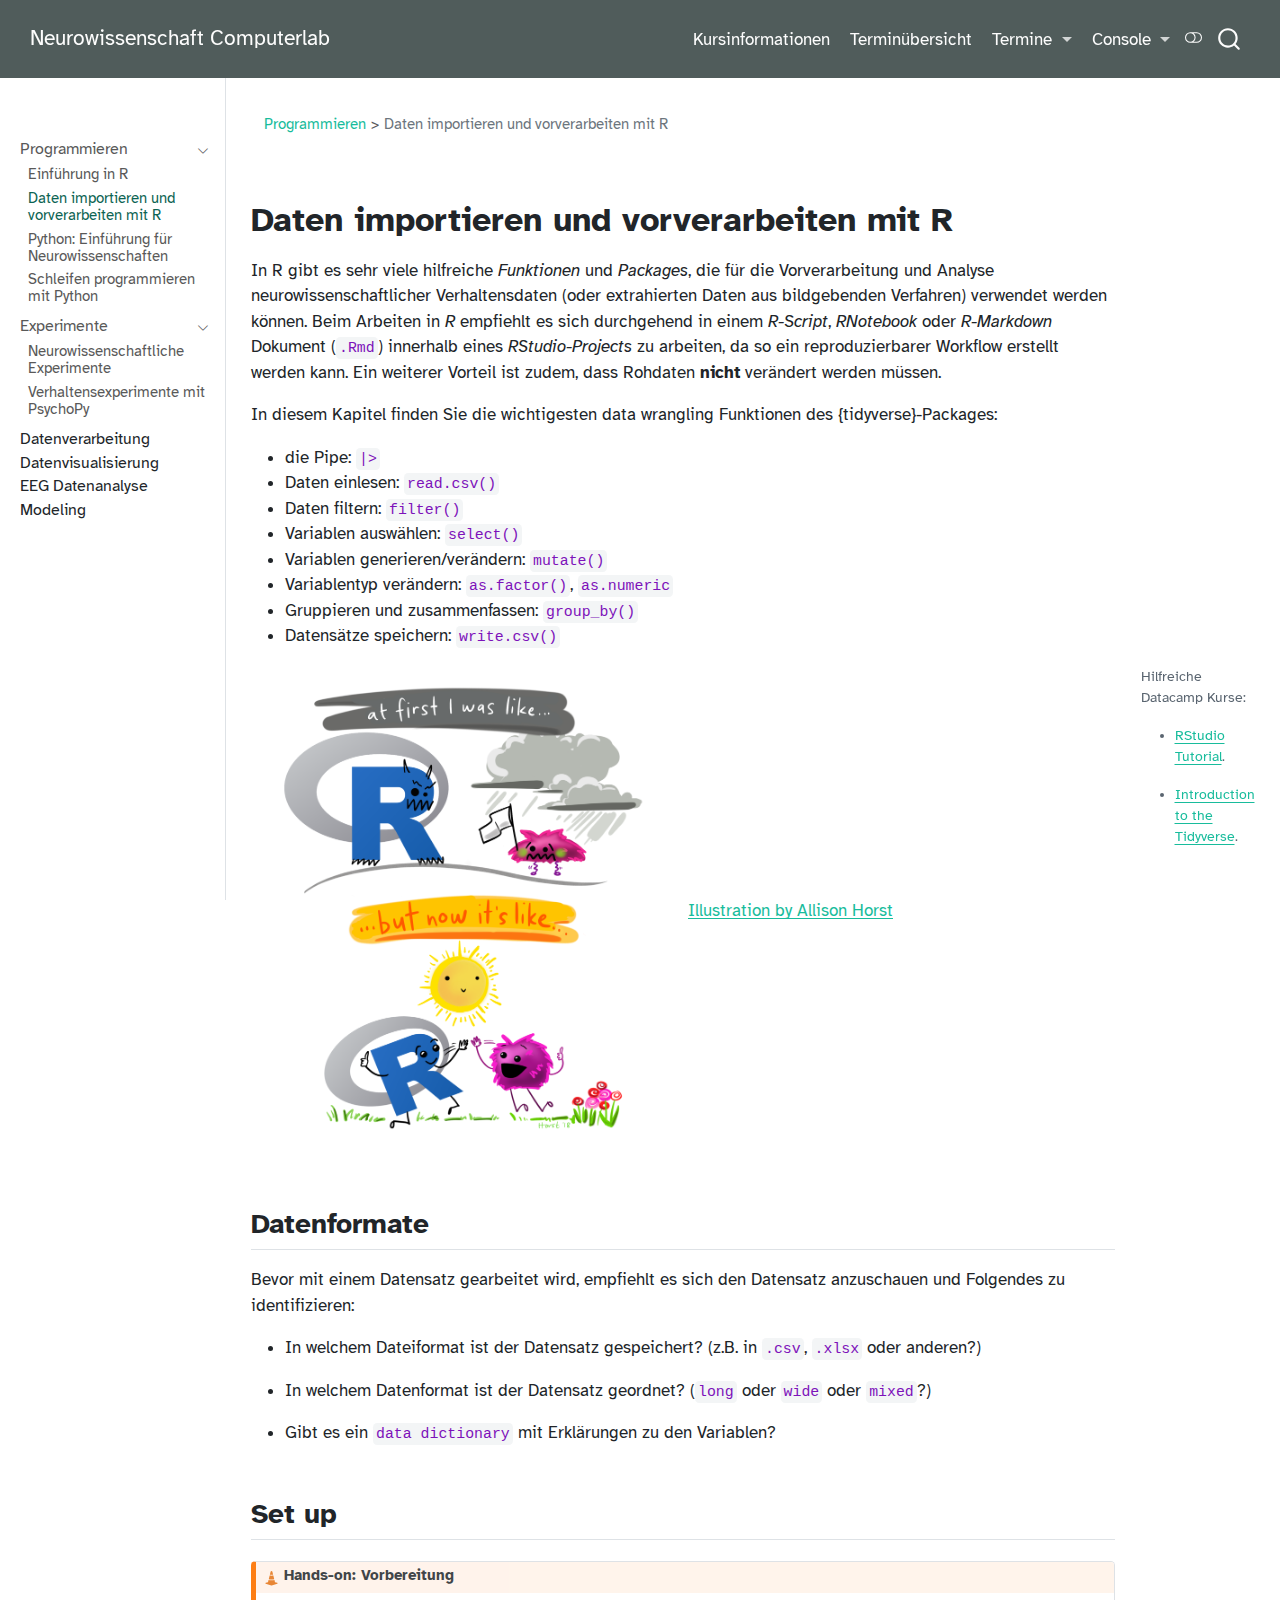
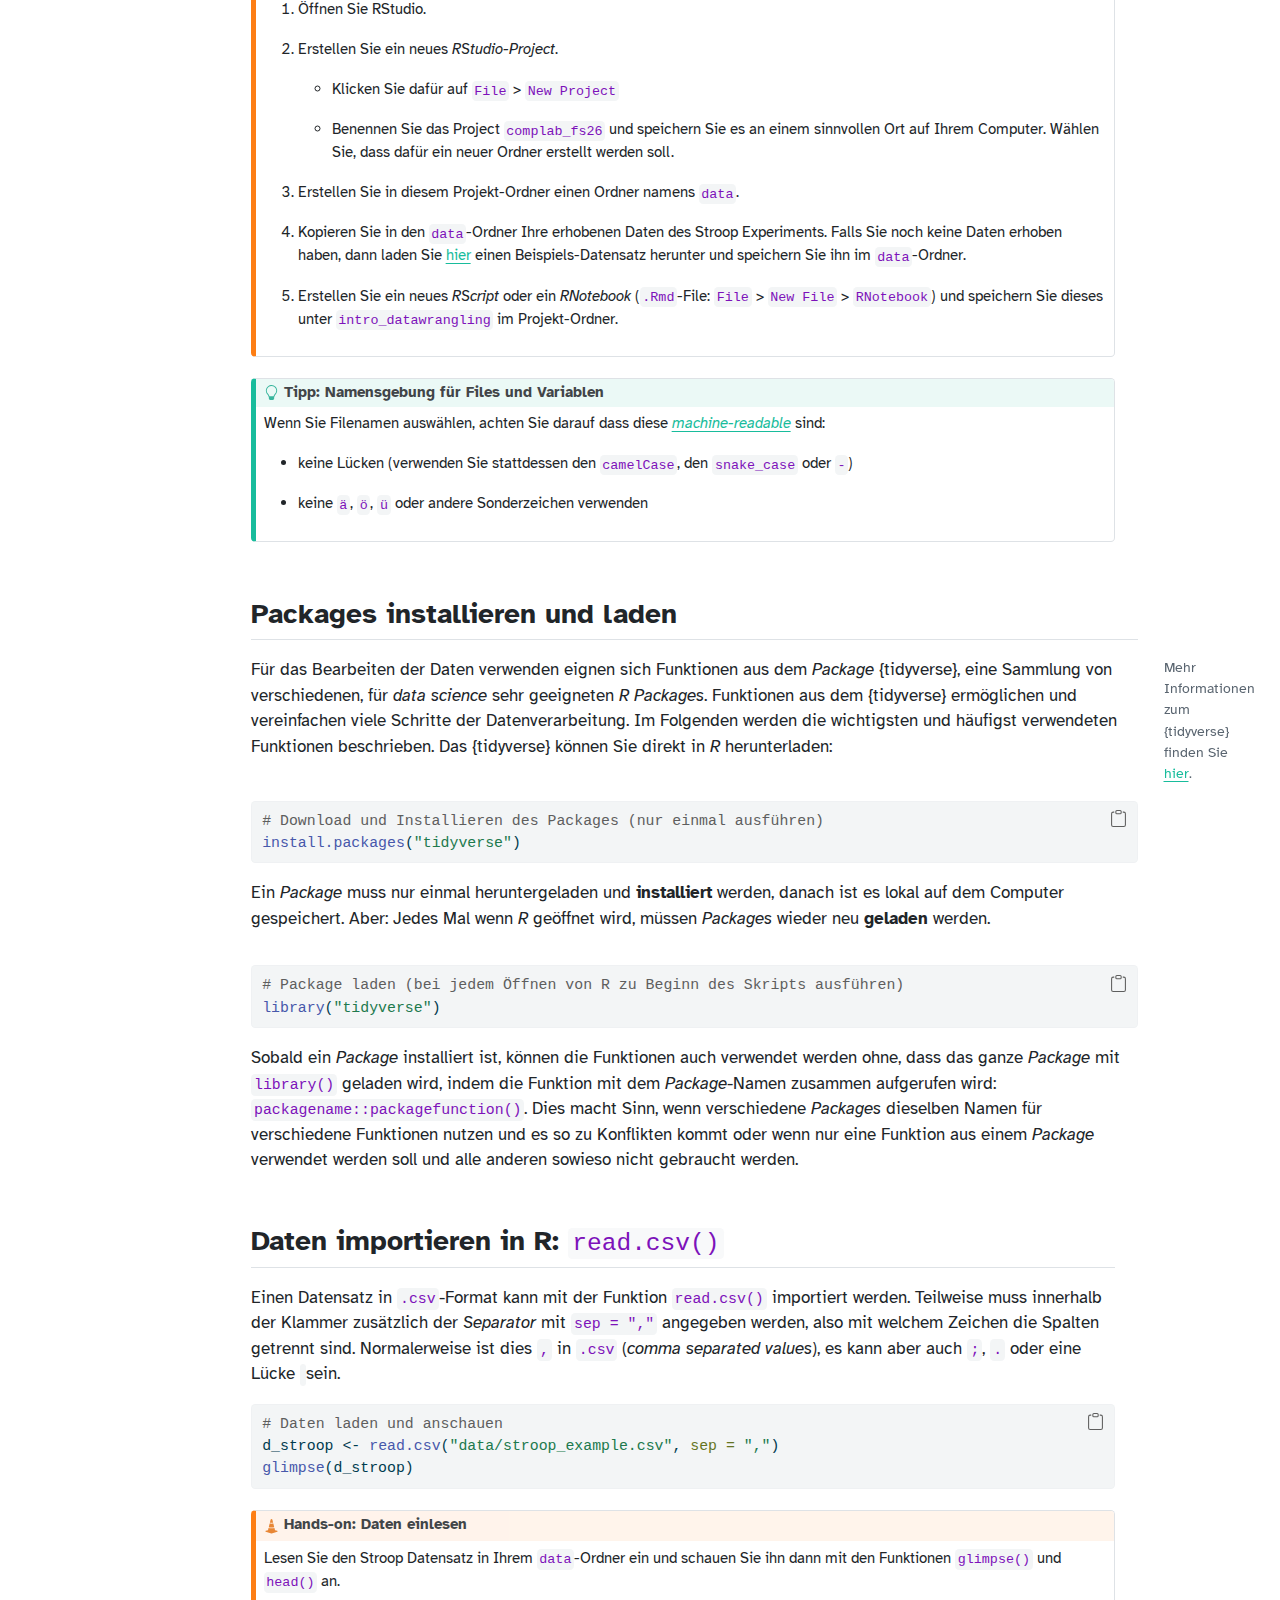
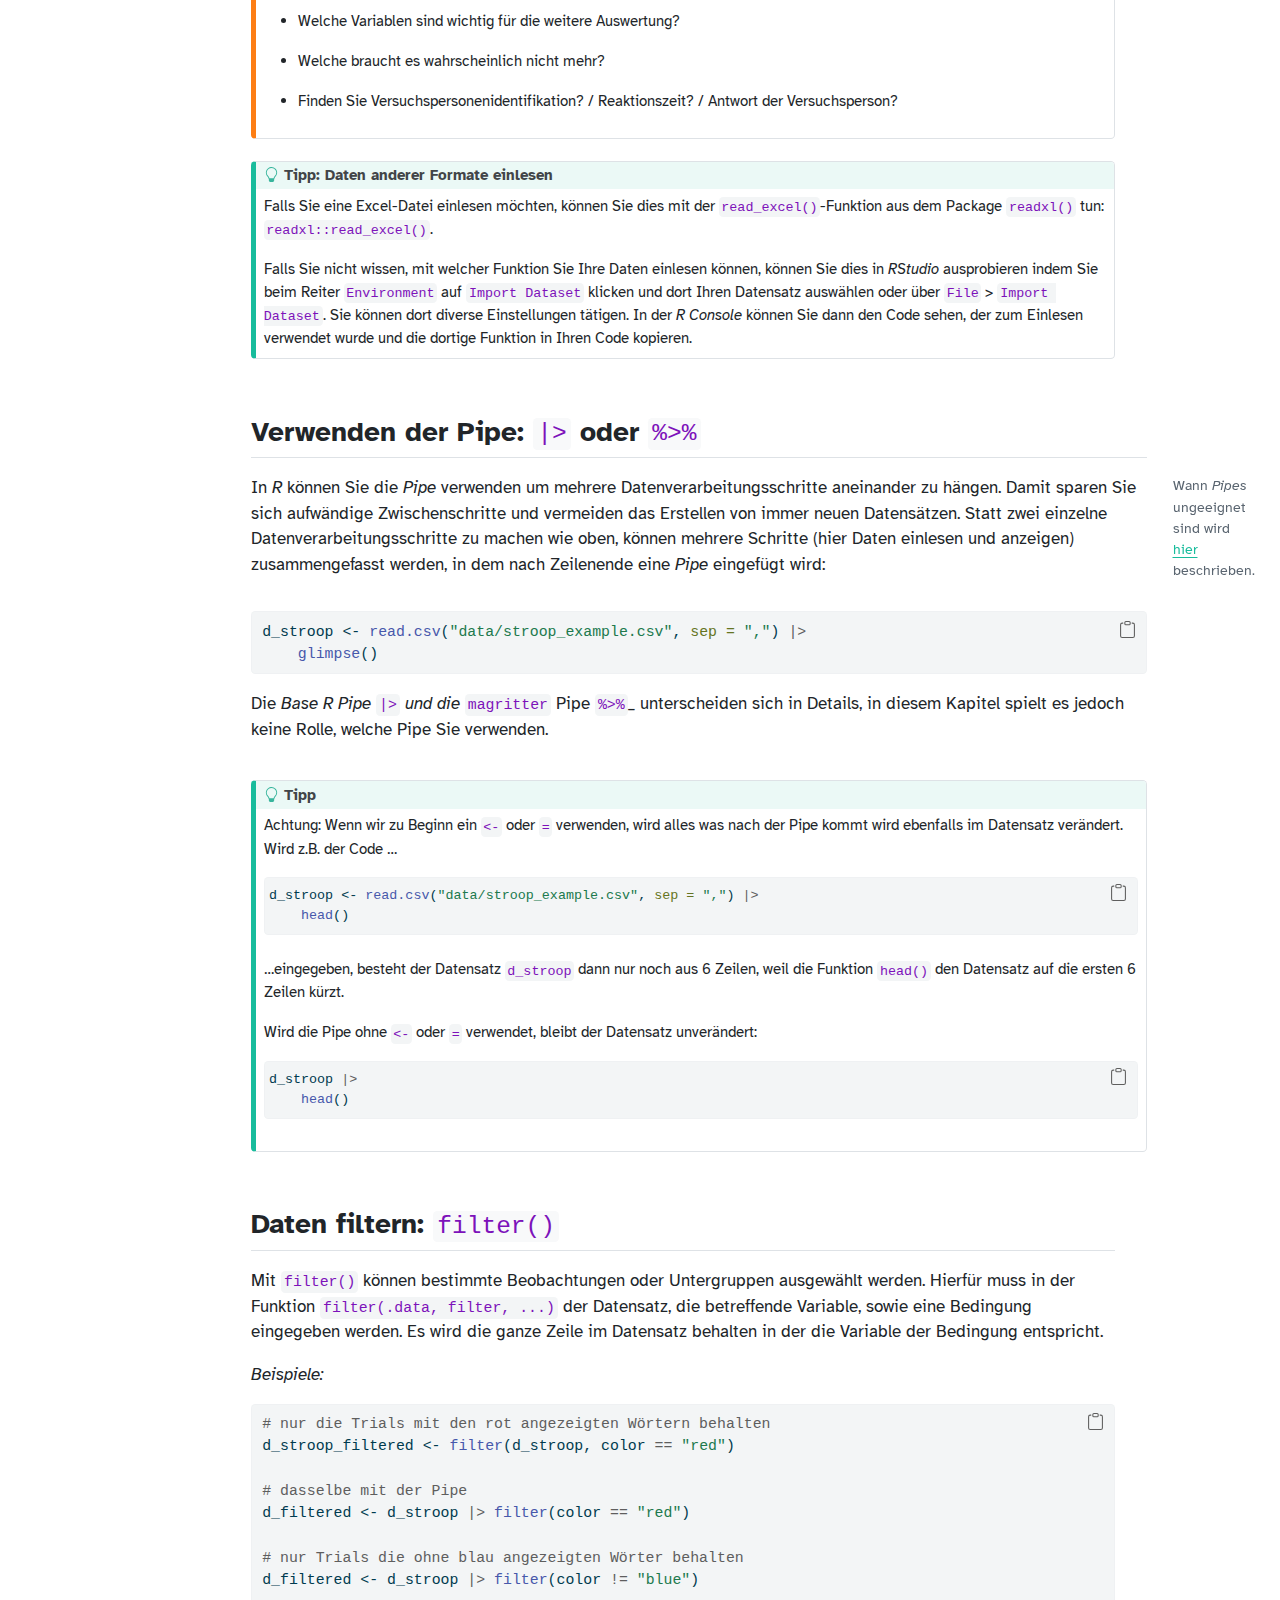
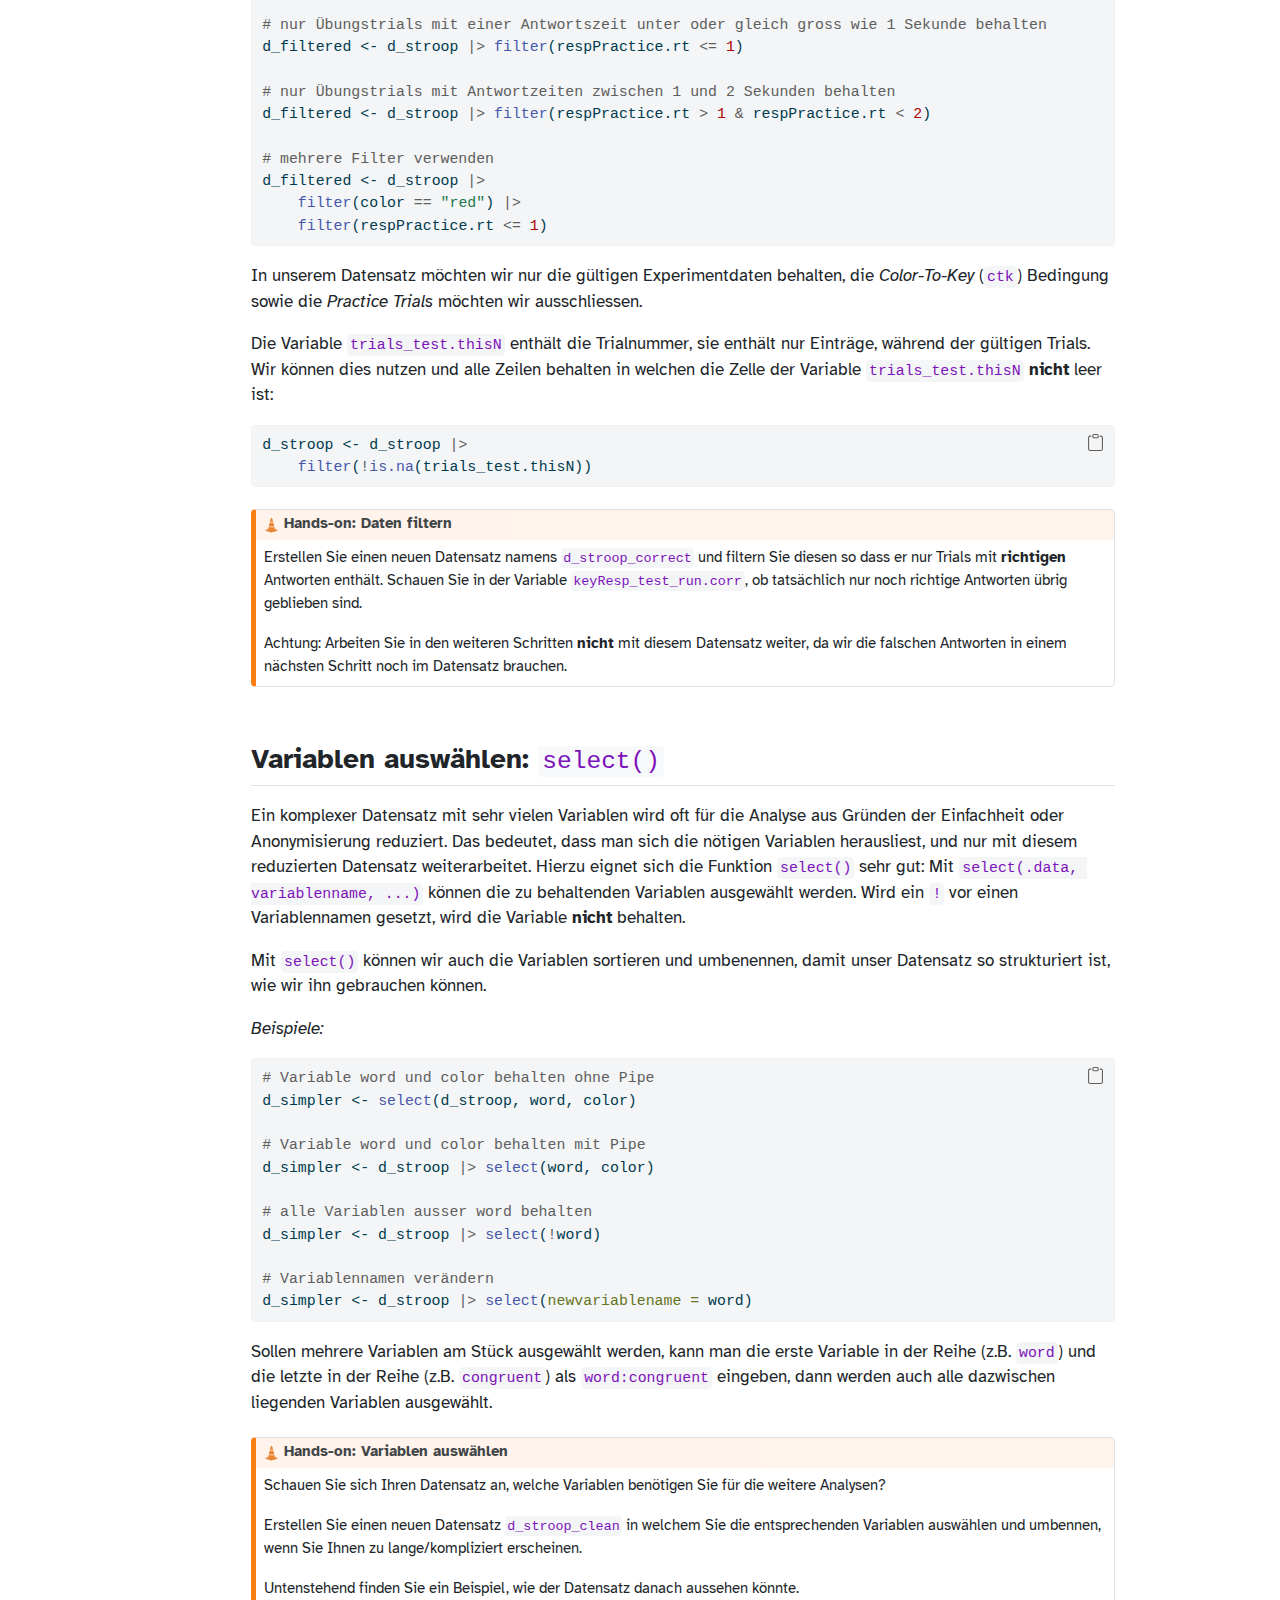
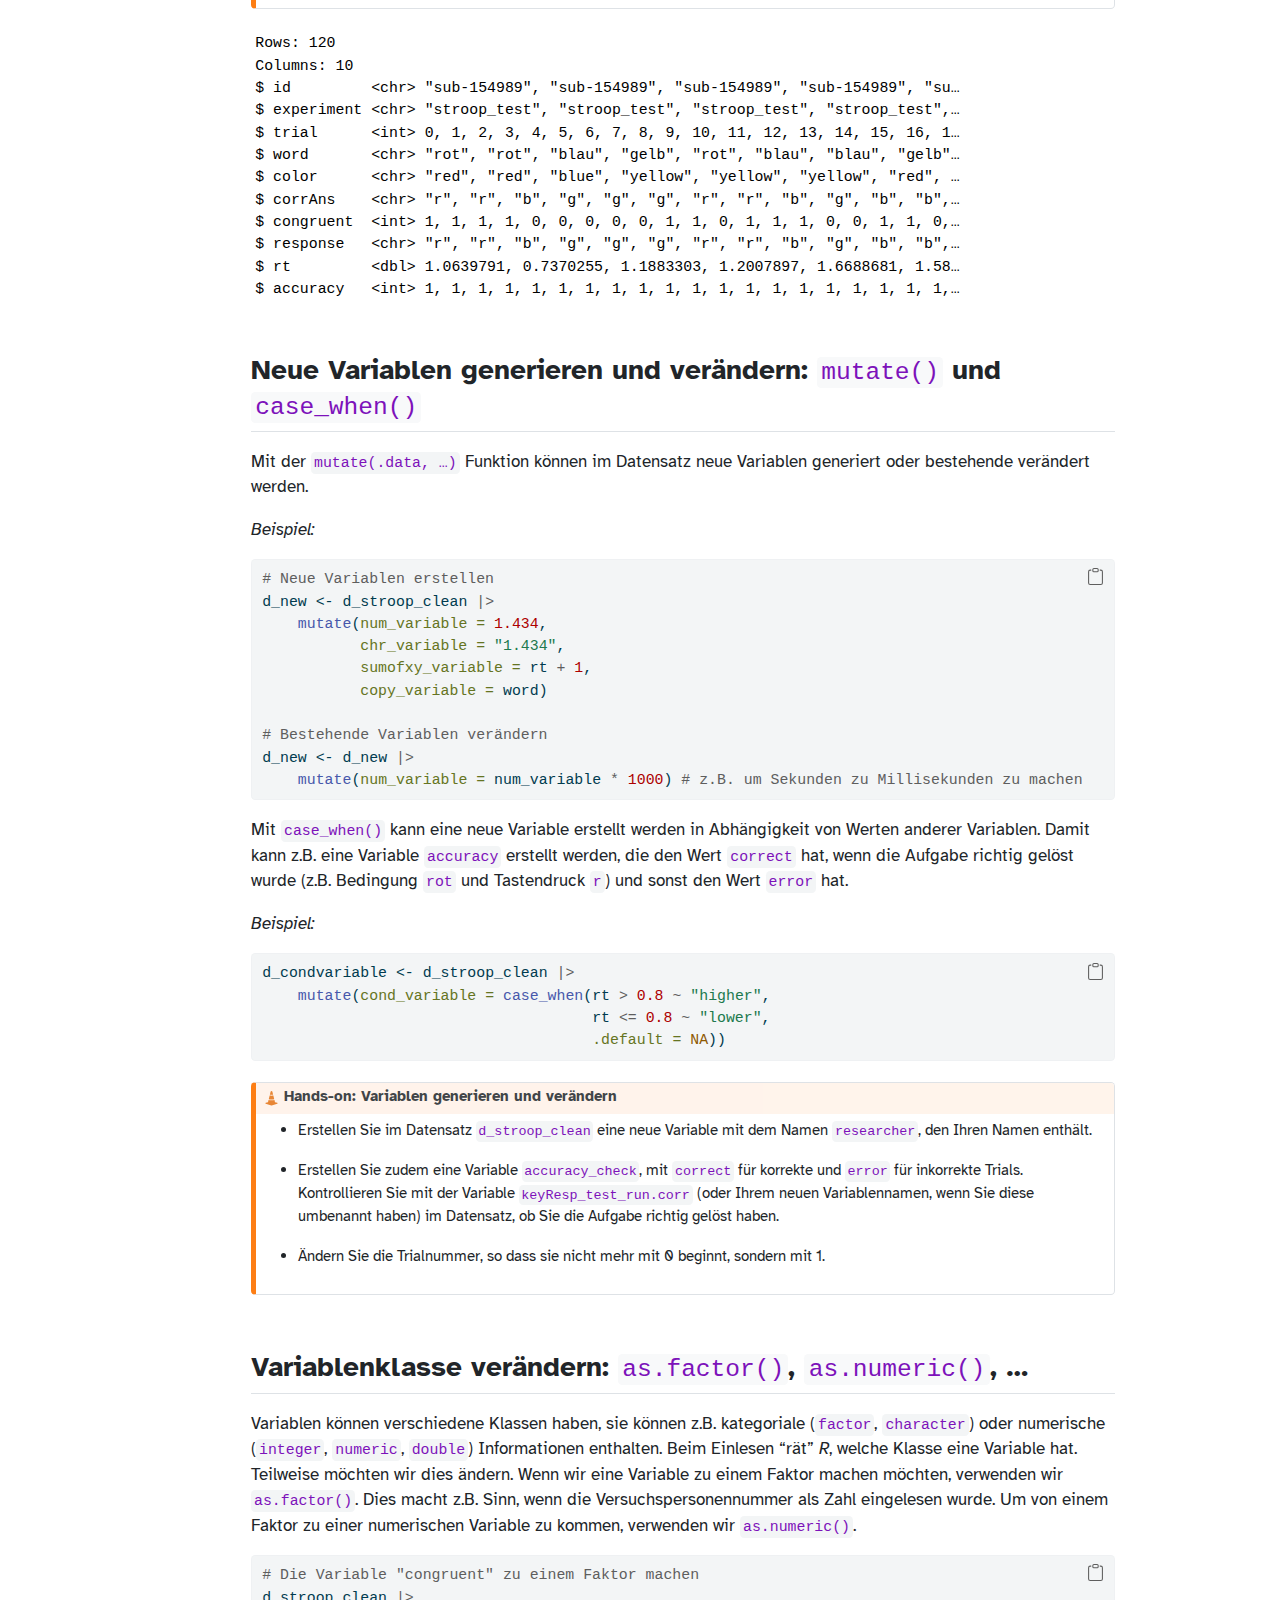
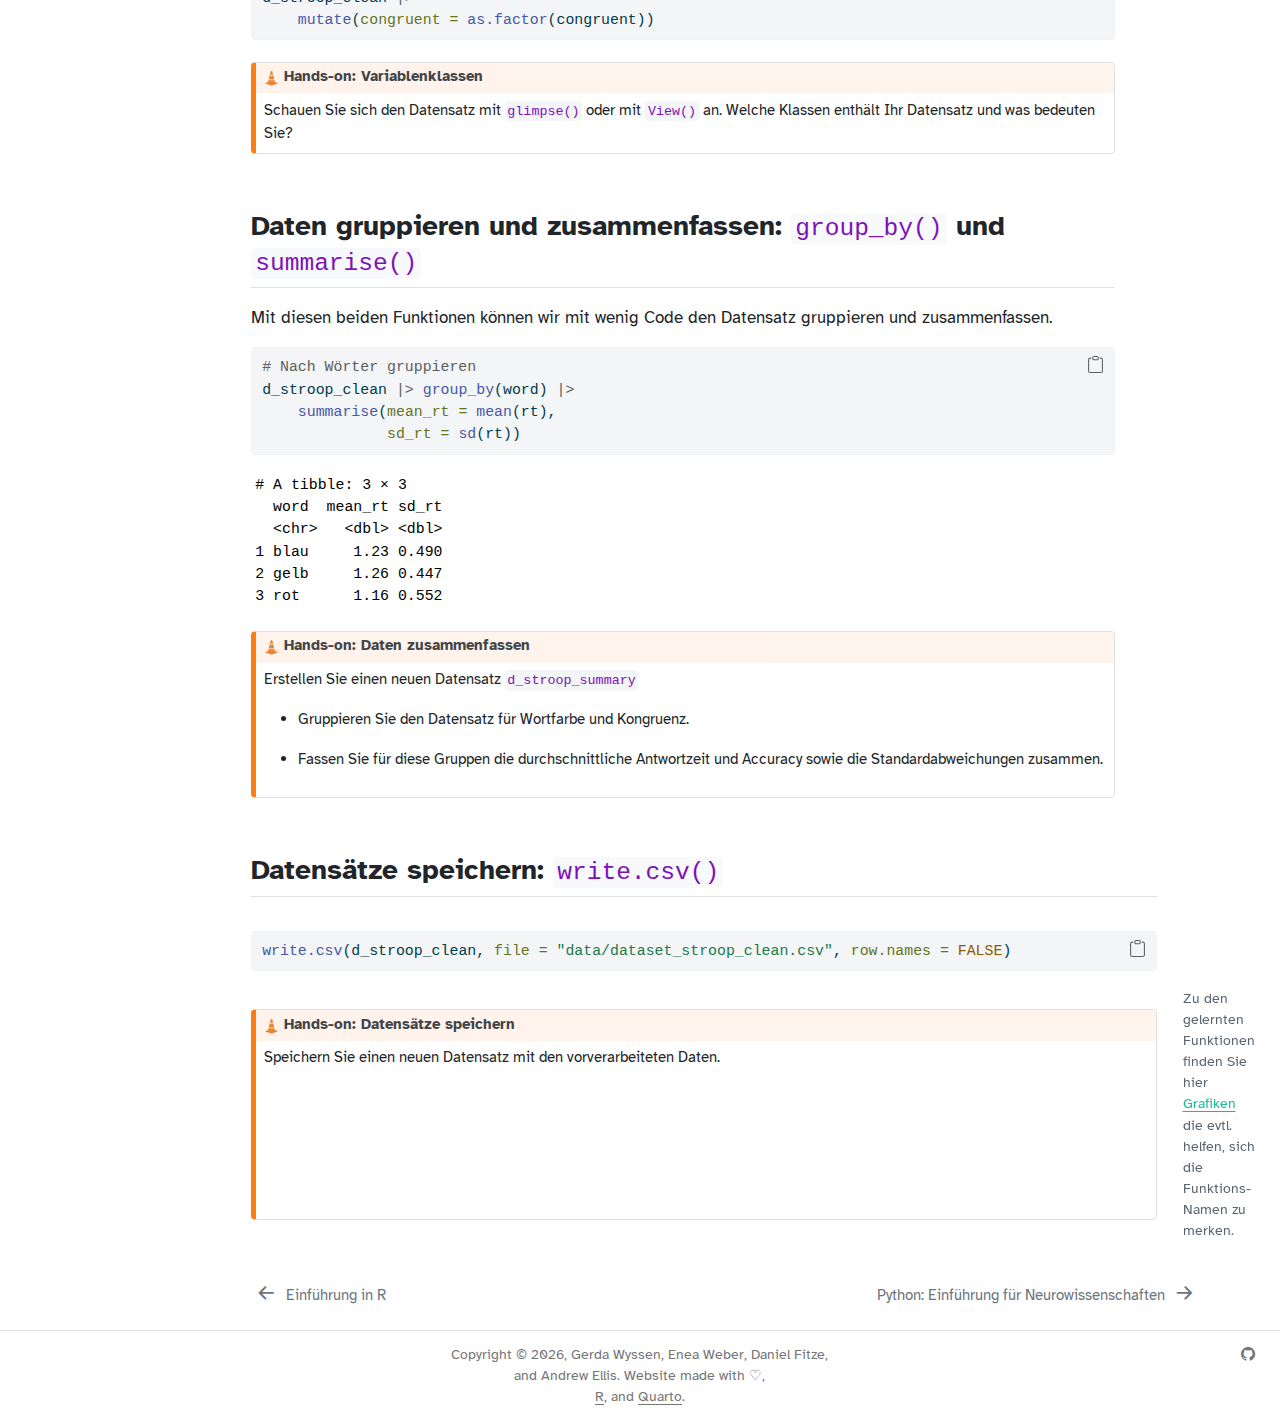
<file: docs/chapters/datawrangling.html>
<!DOCTYPE html>
<html xmlns="http://www.w3.org/1999/xhtml" lang="en" xml:lang="en"><head>

<meta charset="utf-8">
<meta name="generator" content="quarto-1.8.26">

<meta name="viewport" content="width=device-width, initial-scale=1.0, user-scalable=yes">


<title>datawrangling – Neurowissenschaft Computerlab</title>
<style>
code{white-space: pre-wrap;}
span.smallcaps{font-variant: small-caps;}
div.columns{display: flex; gap: min(4vw, 1.5em);}
div.column{flex: auto; overflow-x: auto;}
div.hanging-indent{margin-left: 1.5em; text-indent: -1.5em;}
ul.task-list{list-style: none;}
ul.task-list li input[type="checkbox"] {
  width: 0.8em;
  margin: 0 0.8em 0.2em -1em; /* quarto-specific, see https://github.com/quarto-dev/quarto-cli/issues/4556 */ 
  vertical-align: middle;
}
/* CSS for syntax highlighting */
html { -webkit-text-size-adjust: 100%; }
pre > code.sourceCode { white-space: pre; position: relative; }
pre > code.sourceCode > span { display: inline-block; line-height: 1.25; }
pre > code.sourceCode > span:empty { height: 1.2em; }
.sourceCode { overflow: visible; }
code.sourceCode > span { color: inherit; text-decoration: inherit; }
div.sourceCode { margin: 1em 0; }
pre.sourceCode { margin: 0; }
@media screen {
div.sourceCode { overflow: auto; }
}
@media print {
pre > code.sourceCode { white-space: pre-wrap; }
pre > code.sourceCode > span { text-indent: -5em; padding-left: 5em; }
}
pre.numberSource code
  { counter-reset: source-line 0; }
pre.numberSource code > span
  { position: relative; left: -4em; counter-increment: source-line; }
pre.numberSource code > span > a:first-child::before
  { content: counter(source-line);
    position: relative; left: -1em; text-align: right; vertical-align: baseline;
    border: none; display: inline-block;
    -webkit-touch-callout: none; -webkit-user-select: none;
    -khtml-user-select: none; -moz-user-select: none;
    -ms-user-select: none; user-select: none;
    padding: 0 4px; width: 4em;
  }
pre.numberSource { margin-left: 3em;  padding-left: 4px; }
div.sourceCode
  {   }
@media screen {
pre > code.sourceCode > span > a:first-child::before { text-decoration: underline; }
}
</style>


<script src="../site_libs/quarto-nav/quarto-nav.js"></script>
<script src="../site_libs/clipboard/clipboard.min.js"></script>
<script src="../site_libs/quarto-search/autocomplete.umd.js"></script>
<script src="../site_libs/quarto-search/fuse.min.js"></script>
<script src="../site_libs/quarto-search/quarto-search.js"></script>
<meta name="quarto:offset" content="../">
<link href="../chapters/intro_python.html" rel="next">
<link href="../chapters/intro_r.html" rel="prev">
<link href="../imgs/logo_landing.png" rel="icon" type="image/png">
<script src="../site_libs/quarto-html/quarto.js" type="module"></script>
<script src="../site_libs/quarto-html/tabsets/tabsets.js" type="module"></script>
<script src="../site_libs/quarto-html/axe/axe-check.js" type="module"></script>
<script src="../site_libs/quarto-html/popper.min.js"></script>
<script src="../site_libs/quarto-html/tippy.umd.min.js"></script>
<script src="../site_libs/quarto-html/anchor.min.js"></script>
<link href="../site_libs/quarto-html/tippy.css" rel="stylesheet">
<link href="../site_libs/quarto-html/quarto-syntax-highlighting-587c61ba64f3a5504c4d52d930310e48.css" rel="stylesheet" class="quarto-color-scheme" id="quarto-text-highlighting-styles">
<link href="../site_libs/quarto-html/quarto-syntax-highlighting-dark-b758ccaa5987ceb1b75504551e579abf.css" rel="stylesheet" class="quarto-color-scheme quarto-color-alternate" id="quarto-text-highlighting-styles">
<link href="../site_libs/quarto-html/quarto-syntax-highlighting-587c61ba64f3a5504c4d52d930310e48.css" rel="stylesheet" class="quarto-color-scheme-extra" id="quarto-text-highlighting-styles">
<script src="../site_libs/bootstrap/bootstrap.min.js"></script>
<link href="../site_libs/bootstrap/bootstrap-icons.css" rel="stylesheet">
<link href="../site_libs/bootstrap/bootstrap-cdbc3631c51ce3e0d9bcdf02df00f99f.min.css" rel="stylesheet" append-hash="true" class="quarto-color-scheme" id="quarto-bootstrap" data-mode="light">
<link href="../site_libs/bootstrap/bootstrap-dark-a7d9048d97f31e8fb63faba404854c4e.min.css" rel="stylesheet" append-hash="true" class="quarto-color-scheme quarto-color-alternate" id="quarto-bootstrap" data-mode="dark">
<link href="../site_libs/bootstrap/bootstrap-cdbc3631c51ce3e0d9bcdf02df00f99f.min.css" rel="stylesheet" append-hash="true" class="quarto-color-scheme-extra" id="quarto-bootstrap" data-mode="light">
<script id="quarto-search-options" type="application/json">{
  "location": "navbar",
  "copy-button": false,
  "collapse-after": 3,
  "panel-placement": "end",
  "type": "overlay",
  "limit": 50,
  "keyboard-shortcut": [
    "f",
    "/",
    "s"
  ],
  "show-item-context": false,
  "language": {
    "search-no-results-text": "No results",
    "search-matching-documents-text": "matching documents",
    "search-copy-link-title": "Copy link to search",
    "search-hide-matches-text": "Hide additional matches",
    "search-more-match-text": "more match in this document",
    "search-more-matches-text": "more matches in this document",
    "search-clear-button-title": "Clear",
    "search-text-placeholder": "",
    "search-detached-cancel-button-title": "Cancel",
    "search-submit-button-title": "Submit",
    "search-label": "Search"
  }
}</script>
<style>
div.callout-learnings.callout {
  border-left-color: LightSlateGray;
}
div.callout-learnings.callout-style-default > .callout-header {
  background-color: rgb(from LightSlateGray r g b / 13%);
}
div.callout-learnings .callout-toggle::before {  background-image: url('data:image/svg+xml,<svg xmlns="http://www.w3.org/2000/svg" width="16" height="16" fill="rgb(33, 37, 41)" class="bi bi-chevron-down" viewBox="0 0 16 16"><path fill-rule="evenodd" d="M1.646 4.646a.5.5 0 0 1 .708 0L8 10.293l5.646-5.647a.5.5 0 0 1 .708.708l-6 6a.5.5 0 0 1-.708 0l-6-6a.5.5 0 0 1 0-.708z"/></svg>');}
div.callout-learnings.callout-style-default .callout-icon::before, div.callout-learnings.callout-titled .callout-icon::before {
  background-image: url('data:image/svg+xml,<svg xmlns="http://www.w3.org/2000/svg" width="16" height="16" fill="LightSlateGray" class="bi bi-exclamation-triangle" viewBox="0 0 16 16"><path d="M7.938 2.016A.13.13 0 0 1 8.002 2a.13.13 0 0 1 .063.016.146.146 0 0 1 .054.057l6.857 11.667c.036.06.035.124.002.183a.163.163 0 0 1-.054.06.116.116 0 0 1-.066.017H1.146a.115.115 0 0 1-.066-.017.163.163 0 0 1-.054-.06.176.176 0 0 1 .002-.183L7.884 2.073a.147.147 0 0 1 .054-.057zm1.044-.45a1.13 1.13 0 0 0-1.96 0L.165 13.233c-.457.778.091 1.767.98 1.767h13.713c.889 0 1.438-.99.98-1.767L8.982 1.566z"/></svg>');
}
div.callout-hands-on.callout {
  border-left-color: RosyBrown;
}
div.callout-hands-on.callout-style-default > .callout-header {
  background-color: rgb(from RosyBrown r g b / 13%);
}
div.callout-hands-on .callout-toggle::before {  background-image: url('data:image/svg+xml,<svg xmlns="http://www.w3.org/2000/svg" width="16" height="16" fill="rgb(33, 37, 41)" class="bi bi-chevron-down" viewBox="0 0 16 16"><path fill-rule="evenodd" d="M1.646 4.646a.5.5 0 0 1 .708 0L8 10.293l5.646-5.647a.5.5 0 0 1 .708.708l-6 6a.5.5 0 0 1-.708 0l-6-6a.5.5 0 0 1 0-.708z"/></svg>');}
div.callout-hands-on.callout-style-default .callout-icon::before, div.callout-hands-on.callout-titled .callout-icon::before {
  font-family: 'Font Awesome 6 Free', FontAwesome;
  font-style: normal;
  content: 'nil' !important;
  background-image: none;
}
div.callout-debugging.callout {
  border-left-color: RosyBrown;
}
div.callout-debugging.callout-style-default > .callout-header {
  background-color: rgb(from RosyBrown r g b / 13%);
}
div.callout-debugging .callout-toggle::before {  background-image: url('data:image/svg+xml,<svg xmlns="http://www.w3.org/2000/svg" width="16" height="16" fill="rgb(33, 37, 41)" class="bi bi-chevron-down" viewBox="0 0 16 16"><path fill-rule="evenodd" d="M1.646 4.646a.5.5 0 0 1 .708 0L8 10.293l5.646-5.647a.5.5 0 0 1 .708.708l-6 6a.5.5 0 0 1-.708 0l-6-6a.5.5 0 0 1 0-.708z"/></svg>');}
div.callout-debugging.callout-style-default .callout-icon::before, div.callout-debugging.callout-titled .callout-icon::before {
  font-family: 'Font Awesome 6 Free', FontAwesome;
  font-style: normal;
  content: '\e4d0' !important;
  background-image: none;
}
div.callout-preparation.callout {
  border-left-color: RosyBrown;
}
div.callout-preparation.callout-style-default > .callout-header {
  background-color: rgb(from RosyBrown r g b / 13%);
}
div.callout-preparation .callout-toggle::before {  background-image: url('data:image/svg+xml,<svg xmlns="http://www.w3.org/2000/svg" width="16" height="16" fill="rgb(33, 37, 41)" class="bi bi-chevron-down" viewBox="0 0 16 16"><path fill-rule="evenodd" d="M1.646 4.646a.5.5 0 0 1 .708 0L8 10.293l5.646-5.647a.5.5 0 0 1 .708.708l-6 6a.5.5 0 0 1-.708 0l-6-6a.5.5 0 0 1 0-.708z"/></svg>');}
div.callout-preparation.callout-style-default .callout-icon::before, div.callout-preparation.callout-titled .callout-icon::before {
  font-family: 'Font Awesome 6 Free', FontAwesome;
  font-style: normal;
  content: 'nil' !important;
  background-image: none;
}
</style>


<link rel="stylesheet" href="../include/webex.css">
</head>

<body class="nav-sidebar docked nav-fixed fullcontent quarto-light"><script id="quarto-html-before-body" type="application/javascript">
    const toggleBodyColorMode = (bsSheetEl) => {
      const mode = bsSheetEl.getAttribute("data-mode");
      const bodyEl = window.document.querySelector("body");
      if (mode === "dark") {
        bodyEl.classList.add("quarto-dark");
        bodyEl.classList.remove("quarto-light");
      } else {
        bodyEl.classList.add("quarto-light");
        bodyEl.classList.remove("quarto-dark");
      }
    }
    const toggleBodyColorPrimary = () => {
      const bsSheetEl = window.document.querySelector("link#quarto-bootstrap:not([rel=disabled-stylesheet])");
      if (bsSheetEl) {
        toggleBodyColorMode(bsSheetEl);
      }
    }
    const setColorSchemeToggle = (alternate) => {
      const toggles = window.document.querySelectorAll('.quarto-color-scheme-toggle');
      for (let i=0; i < toggles.length; i++) {
        const toggle = toggles[i];
        if (toggle) {
          if (alternate) {
            toggle.classList.add("alternate");
          } else {
            toggle.classList.remove("alternate");
          }
        }
      }
    };
    const toggleColorMode = (alternate) => {
      // Switch the stylesheets
      const primaryStylesheets = window.document.querySelectorAll('link.quarto-color-scheme:not(.quarto-color-alternate)');
      const alternateStylesheets = window.document.querySelectorAll('link.quarto-color-scheme.quarto-color-alternate');
      manageTransitions('#quarto-margin-sidebar .nav-link', false);
      if (alternate) {
        // note: dark is layered on light, we don't disable primary!
        enableStylesheet(alternateStylesheets);
        for (const sheetNode of alternateStylesheets) {
          if (sheetNode.id === "quarto-bootstrap") {
            toggleBodyColorMode(sheetNode);
          }
        }
      } else {
        disableStylesheet(alternateStylesheets);
        enableStylesheet(primaryStylesheets)
        toggleBodyColorPrimary();
      }
      manageTransitions('#quarto-margin-sidebar .nav-link', true);
      // Switch the toggles
      setColorSchemeToggle(alternate)
      // Hack to workaround the fact that safari doesn't
      // properly recolor the scrollbar when toggling (#1455)
      if (navigator.userAgent.indexOf('Safari') > 0 && navigator.userAgent.indexOf('Chrome') == -1) {
        manageTransitions("body", false);
        window.scrollTo(0, 1);
        setTimeout(() => {
          window.scrollTo(0, 0);
          manageTransitions("body", true);
        }, 40);
      }
    }
    const disableStylesheet = (stylesheets) => {
      for (let i=0; i < stylesheets.length; i++) {
        const stylesheet = stylesheets[i];
        stylesheet.rel = 'disabled-stylesheet';
      }
    }
    const enableStylesheet = (stylesheets) => {
      for (let i=0; i < stylesheets.length; i++) {
        const stylesheet = stylesheets[i];
        if(stylesheet.rel !== 'stylesheet') { // for Chrome, which will still FOUC without this check
          stylesheet.rel = 'stylesheet';
        }
      }
    }
    const manageTransitions = (selector, allowTransitions) => {
      const els = window.document.querySelectorAll(selector);
      for (let i=0; i < els.length; i++) {
        const el = els[i];
        if (allowTransitions) {
          el.classList.remove('notransition');
        } else {
          el.classList.add('notransition');
        }
      }
    }
    const isFileUrl = () => {
      return window.location.protocol === 'file:';
    }
    const hasAlternateSentinel = () => {
      let styleSentinel = getColorSchemeSentinel();
      if (styleSentinel !== null) {
        return styleSentinel === "alternate";
      } else {
        return false;
      }
    }
    const setStyleSentinel = (alternate) => {
      const value = alternate ? "alternate" : "default";
      if (!isFileUrl()) {
        window.localStorage.setItem("quarto-color-scheme", value);
      } else {
        localAlternateSentinel = value;
      }
    }
    const getColorSchemeSentinel = () => {
      if (!isFileUrl()) {
        const storageValue = window.localStorage.getItem("quarto-color-scheme");
        return storageValue != null ? storageValue : localAlternateSentinel;
      } else {
        return localAlternateSentinel;
      }
    }
    const toggleGiscusIfUsed = (isAlternate, darkModeDefault) => {
      const baseTheme = document.querySelector('#giscus-base-theme')?.value ?? 'light';
      const alternateTheme = document.querySelector('#giscus-alt-theme')?.value ?? 'dark';
      let newTheme = '';
      if(authorPrefersDark) {
        newTheme = isAlternate ? baseTheme : alternateTheme;
      } else {
        newTheme = isAlternate ? alternateTheme : baseTheme;
      }
      const changeGiscusTheme = () => {
        // From: https://github.com/giscus/giscus/issues/336
        const sendMessage = (message) => {
          const iframe = document.querySelector('iframe.giscus-frame');
          if (!iframe) return;
          iframe.contentWindow.postMessage({ giscus: message }, 'https://giscus.app');
        }
        sendMessage({
          setConfig: {
            theme: newTheme
          }
        });
      }
      const isGiscussLoaded = window.document.querySelector('iframe.giscus-frame') !== null;
      if (isGiscussLoaded) {
        changeGiscusTheme();
      }
    };
    const authorPrefersDark = false;
    const darkModeDefault = authorPrefersDark;
      document.querySelector('link#quarto-text-highlighting-styles.quarto-color-scheme-extra').rel = 'disabled-stylesheet';
      document.querySelector('link#quarto-bootstrap.quarto-color-scheme-extra').rel = 'disabled-stylesheet';
    let localAlternateSentinel = darkModeDefault ? 'alternate' : 'default';
    // Dark / light mode switch
    window.quartoToggleColorScheme = () => {
      // Read the current dark / light value
      let toAlternate = !hasAlternateSentinel();
      toggleColorMode(toAlternate);
      setStyleSentinel(toAlternate);
      toggleGiscusIfUsed(toAlternate, darkModeDefault);
      window.dispatchEvent(new Event('resize'));
    };
    // Switch to dark mode if need be
    if (hasAlternateSentinel()) {
      toggleColorMode(true);
    } else {
      toggleColorMode(false);
    }
  </script>

<div id="quarto-search-results"></div>
  <header id="quarto-header" class="headroom fixed-top">
    <nav class="navbar navbar-expand-lg " data-bs-theme="dark">
      <div class="navbar-container container-fluid">
      <div class="navbar-brand-container mx-auto">
    <a class="navbar-brand" href="../index.html">
    <span class="navbar-title">Neurowissenschaft Computerlab</span>
    </a>
  </div>
            <div id="quarto-search" class="" title="Search"></div>
          <button class="navbar-toggler" type="button" data-bs-toggle="collapse" data-bs-target="#navbarCollapse" aria-controls="navbarCollapse" role="menu" aria-expanded="false" aria-label="Toggle navigation" onclick="if (window.quartoToggleHeadroom) { window.quartoToggleHeadroom(); }">
  <span class="navbar-toggler-icon"></span>
</button>
          <div class="collapse navbar-collapse" id="navbarCollapse">
            <ul class="navbar-nav navbar-nav-scroll ms-auto">
  <li class="nav-item">
    <a class="nav-link" href="../course/syllabus.html"> 
<span class="menu-text">Kursinformationen</span></a>
  </li>  
  <li class="nav-item">
    <a class="nav-link" href="../course/overview.html"> 
<span class="menu-text">Terminübersicht</span></a>
  </li>  
  <li class="nav-item dropdown ">
    <a class="nav-link dropdown-toggle" href="#" id="nav-menu-termine" role="link" data-bs-toggle="dropdown" aria-expanded="false">
 <span class="menu-text">Termine</span>
    </a>
    <ul class="dropdown-menu dropdown-menu-end" aria-labelledby="nav-menu-termine">    
        <li>
    <a class="dropdown-item" href="../course/01.html">
 <span class="dropdown-text">T1: 20.02.2026</span></a>
  </li>  
        <li>
    <a class="dropdown-item" href="../course/02.html">
 <span class="dropdown-text">T2: 27.02.2026</span></a>
  </li>  
        <li>
    <a class="dropdown-item" href="../course/03.html">
 <span class="dropdown-text">T3: 06.03.2026</span></a>
  </li>  
        <li>
    <a class="dropdown-item" href="../course/04.html">
 <span class="dropdown-text">T4: 13.03.2026</span></a>
  </li>  
    </ul>
  </li>
  <li class="nav-item dropdown ">
    <a class="nav-link dropdown-toggle" href="#" id="nav-menu-console" role="link" data-bs-toggle="dropdown" aria-expanded="false">
 <span class="menu-text">Console</span>
    </a>
    <ul class="dropdown-menu dropdown-menu-end" aria-labelledby="nav-menu-console">    
        <li>
    <a class="dropdown-item" href="../course/webrconsole.html">
 <span class="dropdown-text">WebR Konsole (R)</span></a>
  </li>  
        <li>
    <a class="dropdown-item" href="../course/pythonconsole.html">
 <span class="dropdown-text">Pyodide Konsole (Python)</span></a>
  </li>  
    </ul>
  </li>
</ul>
          </div> <!-- /navcollapse -->
            <div class="quarto-navbar-tools">
  <a href="" class="quarto-color-scheme-toggle quarto-navigation-tool  px-1" onclick="window.quartoToggleColorScheme(); return false;" title="Toggle dark mode"><i class="bi"></i></a>
</div>
      </div> <!-- /container-fluid -->
    </nav>
  <nav class="quarto-secondary-nav">
    <div class="container-fluid d-flex">
      <button type="button" class="quarto-btn-toggle btn" data-bs-toggle="collapse" role="button" data-bs-target=".quarto-sidebar-collapse-item" aria-controls="quarto-sidebar" aria-expanded="false" aria-label="Toggle sidebar navigation" onclick="if (window.quartoToggleHeadroom) { window.quartoToggleHeadroom(); }">
        <i class="bi bi-layout-text-sidebar-reverse"></i>
      </button>
        <nav class="quarto-page-breadcrumbs" aria-label="breadcrumb"><ol class="breadcrumb"><li class="breadcrumb-item"><a href="../chapters/basics_programming.html">Programmieren</a></li><li class="breadcrumb-item"><a href="../chapters/datawrangling.html">Daten importieren und vorverarbeiten mit R</a></li></ol></nav>
        <a class="flex-grow-1" role="navigation" data-bs-toggle="collapse" data-bs-target=".quarto-sidebar-collapse-item" aria-controls="quarto-sidebar" aria-expanded="false" aria-label="Toggle sidebar navigation" onclick="if (window.quartoToggleHeadroom) { window.quartoToggleHeadroom(); }">      
        </a>
      <button type="button" class="btn quarto-search-button" aria-label="Search" onclick="window.quartoOpenSearch();">
        <i class="bi bi-search"></i>
      </button>
    </div>
  </nav>
</header>
<!-- content -->
<div id="quarto-content" class="quarto-container page-columns page-rows-contents page-layout-article page-navbar">
<!-- sidebar -->
  <nav id="quarto-sidebar" class="sidebar collapse collapse-horizontal quarto-sidebar-collapse-item sidebar-navigation docked overflow-auto">
        <div class="mt-2 flex-shrink-0 align-items-center">
        <div class="sidebar-search">
        <div id="quarto-search" class="" title="Search"></div>
        </div>
        </div>
    <div class="sidebar-menu-container"> 
    <ul class="list-unstyled mt-1">
        <li class="sidebar-item sidebar-item-section">
      <div class="sidebar-item-container"> 
            <a href="../chapters/basics_programming.html" class="sidebar-item-text sidebar-link">
 <span class="menu-text">Programmieren</span></a>
          <a class="sidebar-item-toggle text-start" data-bs-toggle="collapse" data-bs-target="#quarto-sidebar-section-1" role="navigation" aria-expanded="true" aria-label="Toggle section">
            <i class="bi bi-chevron-right ms-2"></i>
          </a> 
      </div>
      <ul id="quarto-sidebar-section-1" class="collapse list-unstyled sidebar-section depth1 show">  
          <li class="sidebar-item">
  <div class="sidebar-item-container"> 
  <a href="../chapters/intro_r.html" class="sidebar-item-text sidebar-link">
 <span class="menu-text">Einführung in R</span></a>
  </div>
</li>
          <li class="sidebar-item">
  <div class="sidebar-item-container"> 
  <a href="../chapters/datawrangling.html" class="sidebar-item-text sidebar-link active">
 <span class="menu-text">Daten importieren und vorverarbeiten mit R</span></a>
  </div>
</li>
          <li class="sidebar-item">
  <div class="sidebar-item-container"> 
  <a href="../chapters/intro_python.html" class="sidebar-item-text sidebar-link">
 <span class="menu-text">Python: Einführung für Neurowissenschaften</span></a>
  </div>
</li>
          <li class="sidebar-item">
  <div class="sidebar-item-container"> 
  <a href="../chapters/loops.html" class="sidebar-item-text sidebar-link">
 <span class="menu-text">Schleifen programmieren mit Python</span></a>
  </div>
</li>
      </ul>
  </li>
        <li class="sidebar-item sidebar-item-section">
      <div class="sidebar-item-container"> 
            <a class="sidebar-item-text sidebar-link text-start" data-bs-toggle="collapse" data-bs-target="#quarto-sidebar-section-2" role="navigation" aria-expanded="true">
 <span class="menu-text">Experimente</span></a>
          <a class="sidebar-item-toggle text-start" data-bs-toggle="collapse" data-bs-target="#quarto-sidebar-section-2" role="navigation" aria-expanded="true" aria-label="Toggle section">
            <i class="bi bi-chevron-right ms-2"></i>
          </a> 
      </div>
      <ul id="quarto-sidebar-section-2" class="collapse list-unstyled sidebar-section depth1 show">  
          <li class="sidebar-item">
  <div class="sidebar-item-container"> 
  <a href="../chapters/experiments.html" class="sidebar-item-text sidebar-link">
 <span class="menu-text">Neurowissenschaftliche Experimente</span></a>
  </div>
</li>
          <li class="sidebar-item">
  <div class="sidebar-item-container"> 
  <a href="../chapters/psychopy_experiments.html" class="sidebar-item-text sidebar-link">
 <span class="menu-text">Verhaltensexperimente mit PsychoPy</span></a>
  </div>
</li>
      </ul>
  </li>
        <li class="sidebar-item sidebar-item-section">
      <span class="sidebar-item-text sidebar-link text-start">
 <span class="menu-text">Datenverarbeitung</span></span>
  </li>
        <li class="sidebar-item sidebar-item-section">
      <span class="sidebar-item-text sidebar-link text-start">
 <span class="menu-text">Datenvisualisierung</span></span>
  </li>
        <li class="sidebar-item sidebar-item-section">
      <span class="sidebar-item-text sidebar-link text-start">
 <span class="menu-text">EEG Datenanalyse</span></span>
  </li>
        <li class="sidebar-item sidebar-item-section">
      <span class="sidebar-item-text sidebar-link text-start">
 <span class="menu-text">Modeling</span></span>
  </li>
    </ul>
    </div>
</nav>
<div id="quarto-sidebar-glass" class="quarto-sidebar-collapse-item" data-bs-toggle="collapse" data-bs-target=".quarto-sidebar-collapse-item"></div>
<!-- margin-sidebar -->
    
<!-- main -->
<main class="content page-columns page-full" id="quarto-document-content"><header id="title-block-header" class="quarto-title-block"><nav class="quarto-page-breadcrumbs quarto-title-breadcrumbs d-none d-lg-block" aria-label="breadcrumb"><ol class="breadcrumb"><li class="breadcrumb-item"><a href="../chapters/basics_programming.html">Programmieren</a></li><li class="breadcrumb-item"><a href="../chapters/datawrangling.html">Daten importieren und vorverarbeiten mit R</a></li></ol></nav></header>





<section id="daten-importieren-und-vorverarbeiten-mit-r" class="level1 page-columns page-full">
<h1>Daten importieren und vorverarbeiten mit R</h1>
<p>In R gibt es sehr viele hilfreiche <em>Funktionen</em> und <em>Packages</em>, die für die Vorverarbeitung und Analyse neurowissenschaftlicher Verhaltensdaten (oder extrahierten Daten aus bildgebenden Verfahren) verwendet werden können. Beim Arbeiten in <em>R</em> empfiehlt es sich durchgehend in einem <em>R-Script</em>, <em>RNotebook</em> oder <em>R-Markdown</em> Dokument (<code>.Rmd</code>) innerhalb eines <em>RStudio-Projects</em> zu arbeiten, da so ein reproduzierbarer Workflow erstellt werden kann. Ein weiterer Vorteil ist zudem, dass Rohdaten <strong>nicht</strong> verändert werden müssen.</p>
<p>In diesem Kapitel finden Sie die wichtigesten data wrangling Funktionen des {tidyverse}-Packages:</p>
<ul>
<li>die Pipe: <code>|&gt;</code></li>
<li>Daten einlesen: <code>read.csv()</code></li>
<li>Daten filtern: <code>filter()</code></li>
<li>Variablen auswählen: <code>select()</code></li>
<li>Variablen generieren/verändern: <code>mutate()</code></li>
<li>Variablentyp verändern: <code>as.factor()</code>, <code>as.numeric</code></li>
<li>Gruppieren und zusammenfassen: <code>group_by()</code></li>
<li>Datensätze speichern: <code>write.csv()</code></li>
</ul>
<p><img src="../imgs/allison_horst_rasafriend.png" class="img-fluid quarto-figure quarto-figure-center" style="width:50.0%"> <a href="https://allisonhorst.com/everything-else">Illustration by Allison Horst</a></p>
<aside>
<p>Hilfreiche Datacamp Kurse:</p>
<ul>
<li><p><a href="https://www.datacamp.com/tutorial/r-studio-tutorial">RStudio Tutorial</a>.</p></li>
<li><p><a href="https://app.datacamp.com/learn/courses/introduction-to-the-tidyverse">Introduction to the Tidyverse</a>.</p></li>
</ul>
</aside>
<section id="datenformate" class="level2">
<h2 class="anchored" data-anchor-id="datenformate">Datenformate</h2>
<p>Bevor mit einem Datensatz gearbeitet wird, empfiehlt es sich den Datensatz anzuschauen und Folgendes zu identifizieren:</p>
<ul>
<li><p>In welchem Dateiformat ist der Datensatz gespeichert? (z.B. in <code>.csv</code>, <code>.xlsx</code> oder anderen?)</p></li>
<li><p>In welchem Datenformat ist der Datensatz geordnet? (<code>long</code> oder <code>wide</code> oder <code>mixed</code>?)</p></li>
<li><p>Gibt es ein <code>data dictionary</code> mit Erklärungen zu den Variablen?</p></li>
</ul>
</section>
<section id="set-up" class="level2">
<h2 class="anchored" data-anchor-id="set-up">Set up</h2>
<div class="callout callout-style-default callout-caution callout-titled">
<div class="callout-header d-flex align-content-center">
<div class="callout-icon-container">
<i class="callout-icon"></i>
</div>
<div class="callout-title-container flex-fill">
<span class="screen-reader-only">Caution</span>Hands-on: Vorbereitung
</div>
</div>
<div class="callout-body-container callout-body">
<ol type="1">
<li><p>Öffnen Sie RStudio.</p></li>
<li><p>Erstellen Sie ein neues <em>RStudio-Project</em>.</p>
<ul>
<li><p>Klicken Sie dafür auf <code>File</code> &gt; <code>New Project</code></p></li>
<li><p>Benennen Sie das Project <code>complab_fs26</code> und speichern Sie es an einem sinnvollen Ort auf Ihrem Computer. Wählen Sie, dass dafür ein neuer Ordner erstellt werden soll.</p></li>
</ul></li>
<li><p>Erstellen Sie in diesem Projekt-Ordner einen Ordner namens <code>data</code>.</p></li>
<li><p>Kopieren Sie in den <code>data</code>-Ordner Ihre erhobenen Daten des Stroop Experiments. Falls Sie noch keine Daten erhoben haben, dann laden Sie <a href="data/stroop_example.csv">hier</a> einen Beispiels-Datensatz herunter und speichern Sie ihn im <code>data</code>-Ordner.</p></li>
<li><p>Erstellen Sie ein neues <em>RScript</em> oder ein <em>RNotebook</em> (<code>.Rmd</code>-File: <code>File</code> &gt; <code>New File</code> &gt; <code>RNotebook</code>) und speichern Sie dieses unter <code>intro_datawrangling</code> im Projekt-Ordner.</p></li>
</ol>
</div>
</div>
<div class="callout callout-style-default callout-tip callout-titled">
<div class="callout-header d-flex align-content-center">
<div class="callout-icon-container">
<i class="callout-icon"></i>
</div>
<div class="callout-title-container flex-fill">
<span class="screen-reader-only">Tip</span>Tipp: Namensgebung für Files und Variablen
</div>
</div>
<div class="callout-body-container callout-body">
<p>Wenn Sie Filenamen auswählen, achten Sie darauf dass diese <a href="https://opendatahandbook.org/glossary/en/terms/machine-readable"><em>machine-readable</em></a> sind:</p>
<ul>
<li><p>keine Lücken (verwenden Sie stattdessen den <code>camelCase</code>, den <code>snake_case</code> oder <code>-</code>)</p></li>
<li><p>keine <code>ä</code>, <code>ö</code>, <code>ü</code> oder andere Sonderzeichen verwenden</p></li>
</ul>
</div>
</div>
</section>
<section id="packages-installieren-und-laden" class="level2 page-columns page-full">
<h2 class="anchored" data-anchor-id="packages-installieren-und-laden">Packages installieren und laden</h2>
<p>Für das Bearbeiten der Daten verwenden eignen sich Funktionen aus dem <em>Package</em> {tidyverse}, eine Sammlung von verschiedenen, für <em>data science</em> sehr geeigneten <em>R Packages</em>. Funktionen aus dem {tidyverse} ermöglichen und vereinfachen viele Schritte der Datenverarbeitung. Im Folgenden werden die wichtigsten und häufigst verwendeten Funktionen beschrieben. Das {tidyverse} können Sie direkt in <em>R</em> herunterladen:</p>
<aside>
Mehr Informationen zum {tidyverse} finden Sie <a href="https://r4ds.had.co.nz/">hier</a>.
</aside>
<div class="cell">
<div class="code-copy-outer-scaffold"><div class="sourceCode cell-code" id="cb1"><pre class="sourceCode r code-with-copy"><code class="sourceCode r"><span id="cb1-1"><a href="#cb1-1" aria-hidden="true" tabindex="-1"></a><span class="co"># Download und Installieren des Packages (nur einmal ausführen)</span></span>
<span id="cb1-2"><a href="#cb1-2" aria-hidden="true" tabindex="-1"></a><span class="fu">install.packages</span>(<span class="st">"tidyverse"</span>)</span></code></pre></div><button title="Copy to Clipboard" class="code-copy-button"><i class="bi"></i></button></div>
</div>
<p>Ein <em>Package</em> muss nur einmal heruntergeladen und <strong>installiert</strong> werden, danach ist es lokal auf dem Computer gespeichert. Aber: Jedes Mal wenn <em>R</em> geöffnet wird, müssen <em>Packages</em> wieder neu <strong>geladen</strong> werden.</p>
<div class="cell" data-warnings="false" data-errors="false">
<div class="code-copy-outer-scaffold"><div class="sourceCode cell-code" id="cb2"><pre class="sourceCode r code-with-copy"><code class="sourceCode r"><span id="cb2-1"><a href="#cb2-1" aria-hidden="true" tabindex="-1"></a><span class="co"># Package laden (bei jedem Öffnen von R zu Beginn des Skripts ausführen)</span></span>
<span id="cb2-2"><a href="#cb2-2" aria-hidden="true" tabindex="-1"></a><span class="fu">library</span>(<span class="st">"tidyverse"</span>) </span></code></pre></div><button title="Copy to Clipboard" class="code-copy-button"><i class="bi"></i></button></div>
</div>
<p>Sobald ein <em>Package</em> installiert ist, können die Funktionen auch verwendet werden ohne, dass das ganze <em>Package</em> mit <code>library()</code> geladen wird, indem die Funktion mit dem <em>Package</em>-Namen zusammen aufgerufen wird: <code>packagename::packagefunction()</code>. Dies macht Sinn, wenn verschiedene <em>Packages</em> dieselben Namen für verschiedene Funktionen nutzen und es so zu Konflikten kommt oder wenn nur eine Funktion aus einem <em>Package</em> verwendet werden soll und alle anderen sowieso nicht gebraucht werden.</p>
</section>
<section id="daten-importieren-in-r-read.csv" class="level2">
<h2 class="anchored" data-anchor-id="daten-importieren-in-r-read.csv">Daten importieren in R: <code>read.csv()</code></h2>
<p>Einen Datensatz in <code>.csv</code>-Format kann mit der Funktion <code>read.csv()</code> importiert werden. Teilweise muss innerhalb der Klammer zusätzlich der <em>Separator</em> mit <code>sep = ","</code> angegeben werden, also mit welchem Zeichen die Spalten getrennt sind. Normalerweise ist dies <code>,</code> in <code>.csv</code> (<em>comma separated values</em>), es kann aber auch <code>;</code>, <code>.</code> oder eine Lücke <code></code> sein.</p>
<div class="cell">
<div class="code-copy-outer-scaffold"><div class="sourceCode cell-code" id="cb3"><pre class="sourceCode r code-with-copy"><code class="sourceCode r"><span id="cb3-1"><a href="#cb3-1" aria-hidden="true" tabindex="-1"></a><span class="co"># Daten laden und anschauen</span></span>
<span id="cb3-2"><a href="#cb3-2" aria-hidden="true" tabindex="-1"></a>d_stroop <span class="ot">&lt;-</span> <span class="fu">read.csv</span>(<span class="st">"data/stroop_example.csv"</span>, <span class="at">sep =</span> <span class="st">","</span>)</span>
<span id="cb3-3"><a href="#cb3-3" aria-hidden="true" tabindex="-1"></a><span class="fu">glimpse</span>(d_stroop)</span></code></pre></div><button title="Copy to Clipboard" class="code-copy-button"><i class="bi"></i></button></div>
</div>
<div class="callout callout-style-default callout-caution callout-titled">
<div class="callout-header d-flex align-content-center">
<div class="callout-icon-container">
<i class="callout-icon"></i>
</div>
<div class="callout-title-container flex-fill">
<span class="screen-reader-only">Caution</span>Hands-on: Daten einlesen
</div>
</div>
<div class="callout-body-container callout-body">
<p>Lesen Sie den Stroop Datensatz in Ihrem <code>data</code>-Ordner ein und schauen Sie ihn dann mit den Funktionen <code>glimpse()</code> und <code>head()</code> an.</p>
<ul>
<li><p>Welche Variablen sind wichtig für die weitere Auswertung?</p></li>
<li><p>Welche braucht es wahrscheinlich nicht mehr?</p></li>
<li><p>Finden Sie Versuchspersonenidentifikation? / Reaktionszeit? / Antwort der Versuchsperson?</p></li>
</ul>
</div>
</div>
<div class="callout callout-style-default callout-tip callout-titled">
<div class="callout-header d-flex align-content-center">
<div class="callout-icon-container">
<i class="callout-icon"></i>
</div>
<div class="callout-title-container flex-fill">
<span class="screen-reader-only">Tip</span>Tipp: Daten anderer Formate einlesen
</div>
</div>
<div class="callout-body-container callout-body">
<p>Falls Sie eine Excel-Datei einlesen möchten, können Sie dies mit der <code>read_excel()</code>-Funktion aus dem Package <code>readxl()</code> tun: <code>readxl::read_excel()</code>.</p>
<p>Falls Sie nicht wissen, mit welcher Funktion Sie Ihre Daten einlesen können, können Sie dies in <em>RStudio</em> ausprobieren indem Sie beim Reiter <code>Environment</code> auf <code>Import Dataset</code> klicken und dort Ihren Datensatz auswählen oder über <code>File</code> &gt; <code>Import Dataset</code>. Sie können dort diverse Einstellungen tätigen. In der <em>R Console</em> können Sie dann den Code sehen, der zum Einlesen verwendet wurde und die dortige Funktion in Ihren Code kopieren.</p>
</div>
</div>
</section>
<section id="verwenden-der-pipe-oder" class="level2 page-columns page-full">
<h2 class="anchored" data-anchor-id="verwenden-der-pipe-oder">Verwenden der Pipe: <code>|&gt;</code> oder <code>%&gt;%</code></h2>
<p>In <em>R</em> können Sie die <em>Pipe</em> verwenden um mehrere Datenverarbeitungsschritte aneinander zu hängen. Damit sparen Sie sich aufwändige Zwischenschritte und vermeiden das Erstellen von immer neuen Datensätzen. Statt zwei einzelne Datenverarbeitungsschritte zu machen wie oben, können mehrere Schritte (hier Daten einlesen und anzeigen) zusammengefasst werden, in dem nach Zeilenende eine <em>Pipe</em> eingefügt wird:</p>
<aside>
Wann <em>Pipes</em> ungeeignet sind wird <a href="https://r4ds.had.co.nz/pipes.html#when-not-to-use-the-pipe">hier</a> beschrieben.
</aside>
<div class="cell">
<div class="code-copy-outer-scaffold"><div class="sourceCode cell-code" id="cb4"><pre class="sourceCode r code-with-copy"><code class="sourceCode r"><span id="cb4-1"><a href="#cb4-1" aria-hidden="true" tabindex="-1"></a>d_stroop <span class="ot">&lt;-</span> <span class="fu">read.csv</span>(<span class="st">"data/stroop_example.csv"</span>, <span class="at">sep =</span> <span class="st">","</span>) <span class="sc">|&gt;</span></span>
<span id="cb4-2"><a href="#cb4-2" aria-hidden="true" tabindex="-1"></a>    <span class="fu">glimpse</span>()</span></code></pre></div><button title="Copy to Clipboard" class="code-copy-button"><i class="bi"></i></button></div>
</div>
<p>Die <em>Base R Pipe <code>|&gt;</code> und die </em><code>magritter</code> Pipe <code>%&gt;%</code>_ unterscheiden sich in Details, in diesem Kapitel spielt es jedoch keine Rolle, welche Pipe Sie verwenden.</p>
<div class="callout callout-style-default callout-tip callout-titled">
<div class="callout-header d-flex align-content-center">
<div class="callout-icon-container">
<i class="callout-icon"></i>
</div>
<div class="callout-title-container flex-fill">
<span class="screen-reader-only">Tip</span>Tipp
</div>
</div>
<div class="callout-body-container callout-body">
<p>Achtung: Wenn wir zu Beginn ein <code>&lt;-</code> oder <code>=</code> verwenden, wird alles was nach der Pipe kommt wird ebenfalls im Datensatz verändert. Wird z.B. der Code …</p>
<div class="cell">
<div class="code-copy-outer-scaffold"><div class="sourceCode cell-code" id="cb5"><pre class="sourceCode r code-with-copy"><code class="sourceCode r"><span id="cb5-1"><a href="#cb5-1" aria-hidden="true" tabindex="-1"></a>d_stroop <span class="ot">&lt;-</span> <span class="fu">read.csv</span>(<span class="st">"data/stroop_example.csv"</span>, <span class="at">sep =</span> <span class="st">","</span>) <span class="sc">|&gt;</span></span>
<span id="cb5-2"><a href="#cb5-2" aria-hidden="true" tabindex="-1"></a>    <span class="fu">head</span>()</span></code></pre></div><button title="Copy to Clipboard" class="code-copy-button"><i class="bi"></i></button></div>
</div>
<p>…eingegeben, besteht der Datensatz <code>d_stroop</code> dann nur noch aus 6 Zeilen, weil die Funktion <code>head()</code> den Datensatz auf die ersten 6 Zeilen kürzt.</p>
<p>Wird die Pipe ohne <code>&lt;-</code> oder <code>=</code> verwendet, bleibt der Datensatz unverändert:</p>
<div class="cell">
<div class="code-copy-outer-scaffold"><div class="sourceCode cell-code" id="cb6"><pre class="sourceCode r code-with-copy"><code class="sourceCode r"><span id="cb6-1"><a href="#cb6-1" aria-hidden="true" tabindex="-1"></a>d_stroop <span class="sc">|&gt;</span></span>
<span id="cb6-2"><a href="#cb6-2" aria-hidden="true" tabindex="-1"></a>    <span class="fu">head</span>()</span></code></pre></div><button title="Copy to Clipboard" class="code-copy-button"><i class="bi"></i></button></div>
</div>
</div>
</div>
</section>
<section id="daten-filtern-filter" class="level2">
<h2 class="anchored" data-anchor-id="daten-filtern-filter">Daten filtern: <code>filter()</code></h2>
<p>Mit <code>filter()</code> können bestimmte Beobachtungen oder Untergruppen ausgewählt werden. Hierfür muss in der Funktion <code>filter(.data, filter, ...)</code> der Datensatz, die betreffende Variable, sowie eine Bedingung eingegeben werden. Es wird die ganze Zeile im Datensatz behalten in der die Variable der Bedingung entspricht.</p>
<p><em>Beispiele:</em></p>
<div class="cell">
<div class="code-copy-outer-scaffold"><div class="sourceCode cell-code" id="cb7"><pre class="sourceCode r code-with-copy"><code class="sourceCode r"><span id="cb7-1"><a href="#cb7-1" aria-hidden="true" tabindex="-1"></a><span class="co"># nur die Trials mit den rot angezeigten Wörtern behalten</span></span>
<span id="cb7-2"><a href="#cb7-2" aria-hidden="true" tabindex="-1"></a>d_stroop_filtered <span class="ot">&lt;-</span> <span class="fu">filter</span>(d_stroop, color <span class="sc">==</span> <span class="st">"red"</span>)</span>
<span id="cb7-3"><a href="#cb7-3" aria-hidden="true" tabindex="-1"></a></span>
<span id="cb7-4"><a href="#cb7-4" aria-hidden="true" tabindex="-1"></a><span class="co"># dasselbe mit der Pipe</span></span>
<span id="cb7-5"><a href="#cb7-5" aria-hidden="true" tabindex="-1"></a>d_filtered <span class="ot">&lt;-</span> d_stroop <span class="sc">|&gt;</span> <span class="fu">filter</span>(color <span class="sc">==</span> <span class="st">"red"</span>)</span>
<span id="cb7-6"><a href="#cb7-6" aria-hidden="true" tabindex="-1"></a></span>
<span id="cb7-7"><a href="#cb7-7" aria-hidden="true" tabindex="-1"></a><span class="co"># nur Trials die ohne blau angezeigten Wörter behalten</span></span>
<span id="cb7-8"><a href="#cb7-8" aria-hidden="true" tabindex="-1"></a>d_filtered <span class="ot">&lt;-</span> d_stroop <span class="sc">|&gt;</span> <span class="fu">filter</span>(color <span class="sc">!=</span> <span class="st">"blue"</span>)</span>
<span id="cb7-9"><a href="#cb7-9" aria-hidden="true" tabindex="-1"></a></span>
<span id="cb7-10"><a href="#cb7-10" aria-hidden="true" tabindex="-1"></a><span class="co"># nur Übungstrials mit einer Antwortszeit unter oder gleich gross wie 1 Sekunde behalten</span></span>
<span id="cb7-11"><a href="#cb7-11" aria-hidden="true" tabindex="-1"></a>d_filtered <span class="ot">&lt;-</span> d_stroop <span class="sc">|&gt;</span> <span class="fu">filter</span>(respPractice.rt <span class="sc">&lt;=</span> <span class="dv">1</span>)</span>
<span id="cb7-12"><a href="#cb7-12" aria-hidden="true" tabindex="-1"></a></span>
<span id="cb7-13"><a href="#cb7-13" aria-hidden="true" tabindex="-1"></a><span class="co"># nur Übungstrials mit Antwortzeiten zwischen 1 und 2 Sekunden behalten</span></span>
<span id="cb7-14"><a href="#cb7-14" aria-hidden="true" tabindex="-1"></a>d_filtered <span class="ot">&lt;-</span> d_stroop <span class="sc">|&gt;</span> <span class="fu">filter</span>(respPractice.rt <span class="sc">&gt;</span> <span class="dv">1</span> <span class="sc">&amp;</span> respPractice.rt <span class="sc">&lt;</span> <span class="dv">2</span>)</span>
<span id="cb7-15"><a href="#cb7-15" aria-hidden="true" tabindex="-1"></a></span>
<span id="cb7-16"><a href="#cb7-16" aria-hidden="true" tabindex="-1"></a><span class="co"># mehrere Filter verwenden</span></span>
<span id="cb7-17"><a href="#cb7-17" aria-hidden="true" tabindex="-1"></a>d_filtered <span class="ot">&lt;-</span> d_stroop <span class="sc">|&gt;</span> </span>
<span id="cb7-18"><a href="#cb7-18" aria-hidden="true" tabindex="-1"></a>    <span class="fu">filter</span>(color <span class="sc">==</span> <span class="st">"red"</span>) <span class="sc">|&gt;</span></span>
<span id="cb7-19"><a href="#cb7-19" aria-hidden="true" tabindex="-1"></a>    <span class="fu">filter</span>(respPractice.rt <span class="sc">&lt;=</span> <span class="dv">1</span>)</span></code></pre></div><button title="Copy to Clipboard" class="code-copy-button"><i class="bi"></i></button></div>
</div>
<p>In unserem Datensatz möchten wir nur die gültigen Experimentdaten behalten, die <em>Color-To-Key</em> (<code>ctk</code>) Bedingung sowie die <em>Practice Trials</em> möchten wir ausschliessen.</p>
<p>Die Variable <code>trials_test.thisN</code> enthält die Trialnummer, sie enthält nur Einträge, während der gültigen Trials. Wir können dies nutzen und alle Zeilen behalten in welchen die Zelle der Variable <code>trials_test.thisN</code> <strong>nicht</strong> leer ist:</p>
<div class="cell">
<div class="code-copy-outer-scaffold"><div class="sourceCode cell-code" id="cb8"><pre class="sourceCode r code-with-copy"><code class="sourceCode r"><span id="cb8-1"><a href="#cb8-1" aria-hidden="true" tabindex="-1"></a>d_stroop <span class="ot">&lt;-</span> d_stroop <span class="sc">|&gt;</span> </span>
<span id="cb8-2"><a href="#cb8-2" aria-hidden="true" tabindex="-1"></a>    <span class="fu">filter</span>(<span class="sc">!</span><span class="fu">is.na</span>(trials_test.thisN)) </span></code></pre></div><button title="Copy to Clipboard" class="code-copy-button"><i class="bi"></i></button></div>
</div>
<div class="callout callout-style-default callout-caution callout-titled">
<div class="callout-header d-flex align-content-center">
<div class="callout-icon-container">
<i class="callout-icon"></i>
</div>
<div class="callout-title-container flex-fill">
<span class="screen-reader-only">Caution</span>Hands-on: Daten filtern
</div>
</div>
<div class="callout-body-container callout-body">
<p>Erstellen Sie einen neuen Datensatz namens <code>d_stroop_correct</code> und filtern Sie diesen so dass er nur Trials mit <strong>richtigen</strong> Antworten enthält. Schauen Sie in der Variable <code>keyResp_test_run.corr</code>, ob tatsächlich nur noch richtige Antworten übrig geblieben sind.</p>
<p>Achtung: Arbeiten Sie in den weiteren Schritten <strong>nicht</strong> mit diesem Datensatz weiter, da wir die falschen Antworten in einem nächsten Schritt noch im Datensatz brauchen.</p>
</div>
</div>
</section>
<section id="variablen-auswählen-select" class="level2">
<h2 class="anchored" data-anchor-id="variablen-auswählen-select">Variablen auswählen: <code>select()</code></h2>
<p>Ein komplexer Datensatz mit sehr vielen Variablen wird oft für die Analyse aus Gründen der Einfachheit oder Anonymisierung reduziert. Das bedeutet, dass man sich die nötigen Variablen herausliest, und nur mit diesem reduzierten Datensatz weiterarbeitet. Hierzu eignet sich die Funktion <code>select()</code> sehr gut: Mit <code>select(.data, variablenname, ...)</code> können die zu behaltenden Variablen ausgewählt werden. Wird ein <code>!</code> vor einen Variablennamen gesetzt, wird die Variable <strong>nicht</strong> behalten.</p>
<p>Mit <code>select()</code> können wir auch die Variablen sortieren und umbenennen, damit unser Datensatz so strukturiert ist, wie wir ihn gebrauchen können.</p>
<p><em>Beispiele:</em></p>
<div class="cell">
<div class="code-copy-outer-scaffold"><div class="sourceCode cell-code" id="cb9"><pre class="sourceCode r code-with-copy"><code class="sourceCode r"><span id="cb9-1"><a href="#cb9-1" aria-hidden="true" tabindex="-1"></a><span class="co"># Variable word und color behalten ohne Pipe</span></span>
<span id="cb9-2"><a href="#cb9-2" aria-hidden="true" tabindex="-1"></a>d_simpler <span class="ot">&lt;-</span> <span class="fu">select</span>(d_stroop, word, color)</span>
<span id="cb9-3"><a href="#cb9-3" aria-hidden="true" tabindex="-1"></a></span>
<span id="cb9-4"><a href="#cb9-4" aria-hidden="true" tabindex="-1"></a><span class="co"># Variable word und color behalten mit Pipe</span></span>
<span id="cb9-5"><a href="#cb9-5" aria-hidden="true" tabindex="-1"></a>d_simpler <span class="ot">&lt;-</span> d_stroop <span class="sc">|&gt;</span> <span class="fu">select</span>(word, color)</span>
<span id="cb9-6"><a href="#cb9-6" aria-hidden="true" tabindex="-1"></a></span>
<span id="cb9-7"><a href="#cb9-7" aria-hidden="true" tabindex="-1"></a><span class="co"># alle Variablen ausser word behalten</span></span>
<span id="cb9-8"><a href="#cb9-8" aria-hidden="true" tabindex="-1"></a>d_simpler <span class="ot">&lt;-</span> d_stroop <span class="sc">|&gt;</span> <span class="fu">select</span>(<span class="sc">!</span>word)</span>
<span id="cb9-9"><a href="#cb9-9" aria-hidden="true" tabindex="-1"></a></span>
<span id="cb9-10"><a href="#cb9-10" aria-hidden="true" tabindex="-1"></a><span class="co"># Variablennamen verändern</span></span>
<span id="cb9-11"><a href="#cb9-11" aria-hidden="true" tabindex="-1"></a>d_simpler <span class="ot">&lt;-</span> d_stroop <span class="sc">|&gt;</span> <span class="fu">select</span>(<span class="at">newvariablename =</span> word)</span></code></pre></div><button title="Copy to Clipboard" class="code-copy-button"><i class="bi"></i></button></div>
</div>
<p>Sollen mehrere Variablen am Stück ausgewählt werden, kann man die erste Variable in der Reihe (z.B. <code>word</code>) und die letzte in der Reihe (z.B. <code>congruent</code>) als <code>word:congruent</code> eingeben, dann werden auch alle dazwischen liegenden Variablen ausgewählt.</p>
<div class="callout callout-style-default callout-caution callout-titled">
<div class="callout-header d-flex align-content-center">
<div class="callout-icon-container">
<i class="callout-icon"></i>
</div>
<div class="callout-title-container flex-fill">
<span class="screen-reader-only">Caution</span>Hands-on: Variablen auswählen
</div>
</div>
<div class="callout-body-container callout-body">
<p>Schauen Sie sich Ihren Datensatz an, welche Variablen benötigen Sie für die weitere Analysen?</p>
<p>Erstellen Sie einen neuen Datensatz <code>d_stroop_clean</code> in welchem Sie die entsprechenden Variablen auswählen und umbennen, wenn Sie Ihnen zu lange/kompliziert erscheinen.</p>
<p>Untenstehend finden Sie ein Beispiel, wie der Datensatz danach aussehen könnte.</p>
</div>
</div>
<div class="cell">
<div class="cell-output cell-output-stdout">
<pre><code>Rows: 120
Columns: 10
$ id         &lt;chr&gt; "sub-154989", "sub-154989", "sub-154989", "sub-154989", "su…
$ experiment &lt;chr&gt; "stroop_test", "stroop_test", "stroop_test", "stroop_test",…
$ trial      &lt;int&gt; 0, 1, 2, 3, 4, 5, 6, 7, 8, 9, 10, 11, 12, 13, 14, 15, 16, 1…
$ word       &lt;chr&gt; "rot", "rot", "blau", "gelb", "rot", "blau", "blau", "gelb"…
$ color      &lt;chr&gt; "red", "red", "blue", "yellow", "yellow", "yellow", "red", …
$ corrAns    &lt;chr&gt; "r", "r", "b", "g", "g", "g", "r", "r", "b", "g", "b", "b",…
$ congruent  &lt;int&gt; 1, 1, 1, 1, 0, 0, 0, 0, 0, 1, 1, 0, 1, 1, 1, 0, 0, 1, 1, 0,…
$ response   &lt;chr&gt; "r", "r", "b", "g", "g", "g", "r", "r", "b", "g", "b", "b",…
$ rt         &lt;dbl&gt; 1.0639791, 0.7370255, 1.1883303, 1.2007897, 1.6688681, 1.58…
$ accuracy   &lt;int&gt; 1, 1, 1, 1, 1, 1, 1, 1, 1, 1, 1, 1, 1, 1, 1, 1, 1, 1, 1, 1,…</code></pre>
</div>
</div>
</section>
<section id="neue-variablen-generieren-und-verändern-mutate-und-case_when" class="level2">
<h2 class="anchored" data-anchor-id="neue-variablen-generieren-und-verändern-mutate-und-case_when">Neue Variablen generieren und verändern: <code>mutate()</code> und <code>case_when()</code></h2>
<p>Mit der <code>mutate(.data, …)</code> Funktion können im Datensatz neue Variablen generiert oder bestehende verändert werden.</p>
<p><em>Beispiel:</em></p>
<div class="cell">
<div class="code-copy-outer-scaffold"><div class="sourceCode cell-code" id="cb11"><pre class="sourceCode r code-with-copy"><code class="sourceCode r"><span id="cb11-1"><a href="#cb11-1" aria-hidden="true" tabindex="-1"></a><span class="co"># Neue Variablen erstellen</span></span>
<span id="cb11-2"><a href="#cb11-2" aria-hidden="true" tabindex="-1"></a>d_new <span class="ot">&lt;-</span> d_stroop_clean <span class="sc">|&gt;</span></span>
<span id="cb11-3"><a href="#cb11-3" aria-hidden="true" tabindex="-1"></a>    <span class="fu">mutate</span>(<span class="at">num_variable =</span> <span class="fl">1.434</span>,</span>
<span id="cb11-4"><a href="#cb11-4" aria-hidden="true" tabindex="-1"></a>           <span class="at">chr_variable =</span> <span class="st">"1.434"</span>,</span>
<span id="cb11-5"><a href="#cb11-5" aria-hidden="true" tabindex="-1"></a>           <span class="at">sumofxy_variable =</span> rt <span class="sc">+</span> <span class="dv">1</span>,</span>
<span id="cb11-6"><a href="#cb11-6" aria-hidden="true" tabindex="-1"></a>           <span class="at">copy_variable =</span> word)</span>
<span id="cb11-7"><a href="#cb11-7" aria-hidden="true" tabindex="-1"></a></span>
<span id="cb11-8"><a href="#cb11-8" aria-hidden="true" tabindex="-1"></a><span class="co"># Bestehende Variablen verändern</span></span>
<span id="cb11-9"><a href="#cb11-9" aria-hidden="true" tabindex="-1"></a>d_new <span class="ot">&lt;-</span> d_new <span class="sc">|&gt;</span></span>
<span id="cb11-10"><a href="#cb11-10" aria-hidden="true" tabindex="-1"></a>    <span class="fu">mutate</span>(<span class="at">num_variable =</span> num_variable <span class="sc">*</span> <span class="dv">1000</span>) <span class="co"># z.B. um Sekunden zu Millisekunden zu machen</span></span></code></pre></div><button title="Copy to Clipboard" class="code-copy-button"><i class="bi"></i></button></div>
</div>
<p>Mit <code>case_when()</code> kann eine neue Variable erstellt werden in Abhängigkeit von Werten anderer Variablen. Damit kann z.B. eine Variable <code>accuracy</code> erstellt werden, die den Wert <code>correct</code> hat, wenn die Aufgabe richtig gelöst wurde (z.B. Bedingung <code>rot</code> und Tastendruck <code>r</code>) und sonst den Wert <code>error</code> hat.</p>
<p><em>Beispiel:</em></p>
<div class="cell">
<div class="code-copy-outer-scaffold"><div class="sourceCode cell-code" id="cb12"><pre class="sourceCode r code-with-copy"><code class="sourceCode r"><span id="cb12-1"><a href="#cb12-1" aria-hidden="true" tabindex="-1"></a>d_condvariable <span class="ot">&lt;-</span> d_stroop_clean <span class="sc">|&gt;</span></span>
<span id="cb12-2"><a href="#cb12-2" aria-hidden="true" tabindex="-1"></a>    <span class="fu">mutate</span>(<span class="at">cond_variable =</span> <span class="fu">case_when</span>(rt <span class="sc">&gt;</span> <span class="fl">0.8</span> <span class="sc">~</span> <span class="st">"higher"</span>,</span>
<span id="cb12-3"><a href="#cb12-3" aria-hidden="true" tabindex="-1"></a>                                     rt <span class="sc">&lt;=</span> <span class="fl">0.8</span> <span class="sc">~</span> <span class="st">"lower"</span>,</span>
<span id="cb12-4"><a href="#cb12-4" aria-hidden="true" tabindex="-1"></a>                                     <span class="at">.default =</span> <span class="cn">NA</span>))</span></code></pre></div><button title="Copy to Clipboard" class="code-copy-button"><i class="bi"></i></button></div>
</div>
<div class="callout callout-style-default callout-caution callout-titled">
<div class="callout-header d-flex align-content-center">
<div class="callout-icon-container">
<i class="callout-icon"></i>
</div>
<div class="callout-title-container flex-fill">
<span class="screen-reader-only">Caution</span>Hands-on: Variablen generieren und verändern
</div>
</div>
<div class="callout-body-container callout-body">
<ul>
<li><p>Erstellen Sie im Datensatz <code>d_stroop_clean</code> eine neue Variable mit dem Namen <code>researcher</code>, den Ihren Namen enthält.</p></li>
<li><p>Erstellen Sie zudem eine Variable <code>accuracy_check</code>, mit <code>correct</code> für korrekte und <code>error</code> für inkorrekte Trials. Kontrollieren Sie mit der Variable <code>keyResp_test_run.corr</code> (oder Ihrem neuen Variablennamen, wenn Sie diese umbenannt haben) im Datensatz, ob Sie die Aufgabe richtig gelöst haben.</p></li>
<li><p>Ändern Sie die Trialnummer, so dass sie nicht mehr mit 0 beginnt, sondern mit 1.</p></li>
</ul>
</div>
</div>
</section>
<section id="variablenklasse-verändern-as.factor-as.numeric" class="level2">
<h2 class="anchored" data-anchor-id="variablenklasse-verändern-as.factor-as.numeric">Variablenklasse verändern: <code>as.factor()</code>, <code>as.numeric()</code>, …</h2>
<p>Variablen können verschiedene Klassen haben, sie können z.B. kategoriale (<code>factor</code>, <code>character</code>) oder numerische (<code>integer</code>, <code>numeric</code>, <code>double</code>) Informationen enthalten. Beim Einlesen “rät” <em>R</em>, welche Klasse eine Variable hat. Teilweise möchten wir dies ändern. Wenn wir eine Variable zu einem Faktor machen möchten, verwenden wir <code>as.factor()</code>. Dies macht z.B. Sinn, wenn die Versuchspersonennummer als Zahl eingelesen wurde. Um von einem Faktor zu einer numerischen Variable zu kommen, verwenden wir <code>as.numeric()</code>.</p>
<div class="cell">
<div class="code-copy-outer-scaffold"><div class="sourceCode cell-code" id="cb13"><pre class="sourceCode r code-with-copy"><code class="sourceCode r"><span id="cb13-1"><a href="#cb13-1" aria-hidden="true" tabindex="-1"></a><span class="co"># Die Variable "congruent" zu einem Faktor machen</span></span>
<span id="cb13-2"><a href="#cb13-2" aria-hidden="true" tabindex="-1"></a>d_stroop_clean <span class="sc">|&gt;</span> </span>
<span id="cb13-3"><a href="#cb13-3" aria-hidden="true" tabindex="-1"></a>    <span class="fu">mutate</span>(<span class="at">congruent =</span> <span class="fu">as.factor</span>(congruent))</span></code></pre></div><button title="Copy to Clipboard" class="code-copy-button"><i class="bi"></i></button></div>
</div>
<div class="callout callout-style-default callout-caution callout-titled">
<div class="callout-header d-flex align-content-center">
<div class="callout-icon-container">
<i class="callout-icon"></i>
</div>
<div class="callout-title-container flex-fill">
<span class="screen-reader-only">Caution</span>Hands-on: Variablenklassen
</div>
</div>
<div class="callout-body-container callout-body">
<p>Schauen Sie sich den Datensatz mit <code>glimpse()</code> oder mit <code>View()</code> an. Welche Klassen enthält Ihr Datensatz und was bedeuten Sie?</p>
</div>
</div>
<!-- #### `relevel()` -->
</section>
<section id="daten-gruppieren-und-zusammenfassen-group_by-und-summarise" class="level2">
<h2 class="anchored" data-anchor-id="daten-gruppieren-und-zusammenfassen-group_by-und-summarise">Daten gruppieren und zusammenfassen: <code>group_by()</code> und <code>summarise()</code></h2>
<p>Mit diesen beiden Funktionen können wir mit wenig Code den Datensatz gruppieren und zusammenfassen.</p>
<div class="cell">
<div class="code-copy-outer-scaffold"><div class="sourceCode cell-code" id="cb14"><pre class="sourceCode r code-with-copy"><code class="sourceCode r"><span id="cb14-1"><a href="#cb14-1" aria-hidden="true" tabindex="-1"></a><span class="co"># Nach Wörter gruppieren</span></span>
<span id="cb14-2"><a href="#cb14-2" aria-hidden="true" tabindex="-1"></a>d_stroop_clean <span class="sc">|&gt;</span> <span class="fu">group_by</span>(word) <span class="sc">|&gt;</span></span>
<span id="cb14-3"><a href="#cb14-3" aria-hidden="true" tabindex="-1"></a>    <span class="fu">summarise</span>(<span class="at">mean_rt =</span> <span class="fu">mean</span>(rt),</span>
<span id="cb14-4"><a href="#cb14-4" aria-hidden="true" tabindex="-1"></a>              <span class="at">sd_rt =</span> <span class="fu">sd</span>(rt))</span></code></pre></div><button title="Copy to Clipboard" class="code-copy-button"><i class="bi"></i></button></div>
<div class="cell-output cell-output-stdout">
<pre><code># A tibble: 3 × 3
  word  mean_rt sd_rt
  &lt;chr&gt;   &lt;dbl&gt; &lt;dbl&gt;
1 blau     1.23 0.490
2 gelb     1.26 0.447
3 rot      1.16 0.552</code></pre>
</div>
</div>
<div class="callout callout-style-default callout-caution callout-titled">
<div class="callout-header d-flex align-content-center">
<div class="callout-icon-container">
<i class="callout-icon"></i>
</div>
<div class="callout-title-container flex-fill">
<span class="screen-reader-only">Caution</span>Hands-on: Daten zusammenfassen
</div>
</div>
<div class="callout-body-container callout-body">
<p>Erstellen Sie einen neuen Datensatz <code>d_stroop_summary</code></p>
<ul>
<li><p>Gruppieren Sie den Datensatz für Wortfarbe und Kongruenz.</p></li>
<li><p>Fassen Sie für diese Gruppen die durchschnittliche Antwortzeit und Accuracy sowie die Standardabweichungen zusammen.</p></li>
</ul>
</div>
</div>
</section>
<section id="datensätze-speichern-write.csv" class="level2 page-columns page-full">
<h2 class="anchored" data-anchor-id="datensätze-speichern-write.csv">Datensätze speichern: <code>write.csv()</code></h2>
<div class="cell">
<div class="code-copy-outer-scaffold"><div class="sourceCode cell-code" id="cb16"><pre class="sourceCode r code-with-copy"><code class="sourceCode r"><span id="cb16-1"><a href="#cb16-1" aria-hidden="true" tabindex="-1"></a><span class="fu">write.csv</span>(d_stroop_clean, <span class="at">file =</span> <span class="st">"data/dataset_stroop_clean.csv"</span>, <span class="at">row.names =</span> <span class="cn">FALSE</span>)</span></code></pre></div><button title="Copy to Clipboard" class="code-copy-button"><i class="bi"></i></button></div>
</div>
<div class="callout callout-style-default callout-caution callout-titled">
<div class="callout-header d-flex align-content-center">
<div class="callout-icon-container">
<i class="callout-icon"></i>
</div>
<div class="callout-title-container flex-fill">
<span class="screen-reader-only">Caution</span>Hands-on: Datensätze speichern
</div>
</div>
<div class="callout-body-container callout-body">
<p>Speichern Sie einen neuen Datensatz mit den vorverarbeiteten Daten.</p>
</div>
</div>
<aside>
Zu den gelernten Funktionen finden Sie hier <a href="https://allisonhorst.com/r-packages-functions">Grafiken</a> die evtl. helfen, sich die Funktions-Namen zu merken.
</aside>


</section>
</section>

</main> <!-- /main -->
<script>



/* update total correct if #webex-total_correct exists */

update_total_correct = function() {

  console.log("webex: update total_correct");



  var t = document.getElementsByClassName("webex-total_correct");

  for (var i = 0; i < t.length; i++) {

    p = t[i].parentElement;

    var correct = p.getElementsByClassName("webex-correct").length;

    var solvemes = p.getElementsByClassName("webex-solveme").length;

    var radiogroups = p.getElementsByClassName("webex-radiogroup").length;

    var selects = p.getElementsByClassName("webex-select").length;



    t[i].innerHTML = correct + " of " + (solvemes + radiogroups + selects) + " correct";

  }

}



/* webex-solution button toggling function */

b_func = function() {

  console.log("webex: toggle hide");



  var cl = this.parentElement.classList;

  if (cl.contains('open')) {

    cl.remove("open");

  } else {

    cl.add("open");

  }

}



/* check answers */

check_func = function() {

  console.log("webex: check answers");



  var cl = this.parentElement.classList;

  if (cl.contains('unchecked')) {

    cl.remove("unchecked");

    this.innerHTML = "Hide Answers";

  } else {

    cl.add("unchecked");

    this.innerHTML = "Show Answers";

  }

}



/* function for checking solveme answers */

solveme_func = function(e) {

  console.log("webex: check solveme");



  var real_answers = JSON.parse(this.dataset.answer);

  var my_answer = this.value;

  var cl = this.classList;

  if (cl.contains("ignorecase")) {

    my_answer = my_answer.toLowerCase();

  }

  if (cl.contains("nospaces")) {

    my_answer = my_answer.replace(/ /g, "")

  }



  if (my_answer == "") {

    cl.remove("webex-correct");

    cl.remove("webex-incorrect");

  } else if (real_answers.includes(my_answer)) {

    cl.add("webex-correct");

    cl.remove("webex-incorrect");

  } else {

    cl.add("webex-incorrect");

    cl.remove("webex-correct");

  }



  // match numeric answers within a specified tolerance

  if(this.dataset.tol > 0){

    var tol = JSON.parse(this.dataset.tol);

    var matches = real_answers.map(x => Math.abs(x - my_answer) < tol)

    if (matches.reduce((a, b) => a + b, 0) > 0) {

      cl.add("webex-correct");

    } else {

      cl.remove("webex-correct");

    }

  }



  // added regex bit

  if (cl.contains("regex")){

    answer_regex = RegExp(real_answers.join("|"))

    if (answer_regex.test(my_answer)) {

      cl.add("webex-correct");

    }

  }



  update_total_correct();

}



/* function for checking select answers */

select_func = function(e) {

  console.log("webex: check select");



  var cl = this.classList



  /* add style */

  cl.remove("webex-incorrect");

  cl.remove("webex-correct");

  if (this.value == "answer") {

    cl.add("webex-correct");

  } else if (this.value != "blank") {

    cl.add("webex-incorrect");

  }



  update_total_correct();

}



/* function for checking radiogroups answers */

radiogroups_func = function(e) {

  console.log("webex: check radiogroups");



  var checked_button = document.querySelector('input[name=' + this.id + ']:checked');

  var cl = checked_button.parentElement.classList;

  var labels = checked_button.parentElement.parentElement.children;



  /* get rid of styles */

  for (i = 0; i < labels.length; i++) {

    labels[i].classList.remove("webex-incorrect");

    labels[i].classList.remove("webex-correct");

  }



  /* add style */

  if (checked_button.value == "answer") {

    cl.add("webex-correct");

  } else {

    cl.add("webex-incorrect");

  }



  update_total_correct();

}



window.onload = function() {

  console.log("webex onload");

  /* set up solution buttons */

  var buttons = document.getElementsByTagName("button");



  for (var i = 0; i < buttons.length; i++) {

    if (buttons[i].parentElement.classList.contains('webex-solution')) {

      buttons[i].onclick = b_func;

    }

  }



  var check_sections = document.getElementsByClassName("webex-check");

  console.log("check:", check_sections.length);

  for (var i = 0; i < check_sections.length; i++) {

    check_sections[i].classList.add("unchecked");



    let btn = document.createElement("button");

    btn.innerHTML = "Show Answers";

    btn.classList.add("webex-check-button");

    btn.onclick = check_func;

    check_sections[i].appendChild(btn);



    let spn = document.createElement("span");

    spn.classList.add("webex-total_correct");

    check_sections[i].appendChild(spn);

  }



  /* set up webex-solveme inputs */

  var solveme = document.getElementsByClassName("webex-solveme");



  for (var i = 0; i < solveme.length; i++) {

    /* make sure input boxes don't auto-anything */

    solveme[i].setAttribute("autocomplete","off");

    solveme[i].setAttribute("autocorrect", "off");

    solveme[i].setAttribute("autocapitalize", "off");

    solveme[i].setAttribute("spellcheck", "false");

    solveme[i].value = "";



    /* adjust answer for ignorecase or nospaces */

    var cl = solveme[i].classList;

    var real_answer = solveme[i].dataset.answer;

    if (cl.contains("ignorecase")) {

      real_answer = real_answer.toLowerCase();

    }

    if (cl.contains("nospaces")) {

      real_answer = real_answer.replace(/ /g, "");

    }

    solveme[i].dataset.answer = real_answer;



    /* attach checking function */

    solveme[i].onkeyup = solveme_func;

    solveme[i].onchange = solveme_func;



    solveme[i].insertAdjacentHTML("afterend", " <span class='webex-icon'></span>")

  }



  /* set up radiogroups */

  var radiogroups = document.getElementsByClassName("webex-radiogroup");

  for (var i = 0; i < radiogroups.length; i++) {

    radiogroups[i].onchange = radiogroups_func;

  }



  /* set up selects */

  var selects = document.getElementsByClassName("webex-select");

  for (var i = 0; i < selects.length; i++) {

    selects[i].onchange = select_func;

    selects[i].insertAdjacentHTML("afterend", " <span class='webex-icon'></span>")

  }



  update_total_correct();

}



</script>

<script id="quarto-html-after-body" type="application/javascript">
  window.document.addEventListener("DOMContentLoaded", function (event) {
    // Ensure there is a toggle, if there isn't float one in the top right
    if (window.document.querySelector('.quarto-color-scheme-toggle') === null) {
      const a = window.document.createElement('a');
      a.classList.add('top-right');
      a.classList.add('quarto-color-scheme-toggle');
      a.href = "";
      a.onclick = function() { try { window.quartoToggleColorScheme(); } catch {} return false; };
      const i = window.document.createElement("i");
      i.classList.add('bi');
      a.appendChild(i);
      window.document.body.appendChild(a);
    }
    setColorSchemeToggle(hasAlternateSentinel())
    const icon = "";
    const anchorJS = new window.AnchorJS();
    anchorJS.options = {
      placement: 'right',
      icon: icon
    };
    anchorJS.add('.anchored');
    const isCodeAnnotation = (el) => {
      for (const clz of el.classList) {
        if (clz.startsWith('code-annotation-')) {                     
          return true;
        }
      }
      return false;
    }
    const onCopySuccess = function(e) {
      // button target
      const button = e.trigger;
      // don't keep focus
      button.blur();
      // flash "checked"
      button.classList.add('code-copy-button-checked');
      var currentTitle = button.getAttribute("title");
      button.setAttribute("title", "Copied!");
      let tooltip;
      if (window.bootstrap) {
        button.setAttribute("data-bs-toggle", "tooltip");
        button.setAttribute("data-bs-placement", "left");
        button.setAttribute("data-bs-title", "Copied!");
        tooltip = new bootstrap.Tooltip(button, 
          { trigger: "manual", 
            customClass: "code-copy-button-tooltip",
            offset: [0, -8]});
        tooltip.show();    
      }
      setTimeout(function() {
        if (tooltip) {
          tooltip.hide();
          button.removeAttribute("data-bs-title");
          button.removeAttribute("data-bs-toggle");
          button.removeAttribute("data-bs-placement");
        }
        button.setAttribute("title", currentTitle);
        button.classList.remove('code-copy-button-checked');
      }, 1000);
      // clear code selection
      e.clearSelection();
    }
    const getTextToCopy = function(trigger) {
      const outerScaffold = trigger.parentElement.cloneNode(true);
      const codeEl = outerScaffold.querySelector('code');
      for (const childEl of codeEl.children) {
        if (isCodeAnnotation(childEl)) {
          childEl.remove();
        }
      }
      return codeEl.innerText;
    }
    const clipboard = new window.ClipboardJS('.code-copy-button:not([data-in-quarto-modal])', {
      text: getTextToCopy
    });
    clipboard.on('success', onCopySuccess);
    if (window.document.getElementById('quarto-embedded-source-code-modal')) {
      const clipboardModal = new window.ClipboardJS('.code-copy-button[data-in-quarto-modal]', {
        text: getTextToCopy,
        container: window.document.getElementById('quarto-embedded-source-code-modal')
      });
      clipboardModal.on('success', onCopySuccess);
    }
      var localhostRegex = new RegExp(/^(?:http|https):\/\/localhost\:?[0-9]*\//);
      var mailtoRegex = new RegExp(/^mailto:/);
        var filterRegex = new RegExp("https:\/\/kogpsy\.github\.io\/neuroscicomplabFS26\/");
      var isInternal = (href) => {
          return filterRegex.test(href) || localhostRegex.test(href) || mailtoRegex.test(href);
      }
      // Inspect non-navigation links and adorn them if external
     var links = window.document.querySelectorAll('a[href]:not(.nav-link):not(.navbar-brand):not(.toc-action):not(.sidebar-link):not(.sidebar-item-toggle):not(.pagination-link):not(.no-external):not([aria-hidden]):not(.dropdown-item):not(.quarto-navigation-tool):not(.about-link)');
      for (var i=0; i<links.length; i++) {
        const link = links[i];
        if (!isInternal(link.href)) {
          // undo the damage that might have been done by quarto-nav.js in the case of
          // links that we want to consider external
          if (link.dataset.originalHref !== undefined) {
            link.href = link.dataset.originalHref;
          }
            // target, if specified
            link.setAttribute("target", "_blank");
            if (link.getAttribute("rel") === null) {
              link.setAttribute("rel", "noopener");
            }
        }
      }
    function tippyHover(el, contentFn, onTriggerFn, onUntriggerFn) {
      const config = {
        allowHTML: true,
        maxWidth: 500,
        delay: 100,
        arrow: false,
        appendTo: function(el) {
            return el.parentElement;
        },
        interactive: true,
        interactiveBorder: 10,
        theme: 'quarto',
        placement: 'bottom-start',
      };
      if (contentFn) {
        config.content = contentFn;
      }
      if (onTriggerFn) {
        config.onTrigger = onTriggerFn;
      }
      if (onUntriggerFn) {
        config.onUntrigger = onUntriggerFn;
      }
      window.tippy(el, config); 
    }
    const noterefs = window.document.querySelectorAll('a[role="doc-noteref"]');
    for (var i=0; i<noterefs.length; i++) {
      const ref = noterefs[i];
      tippyHover(ref, function() {
        // use id or data attribute instead here
        let href = ref.getAttribute('data-footnote-href') || ref.getAttribute('href');
        try { href = new URL(href).hash; } catch {}
        const id = href.replace(/^#\/?/, "");
        const note = window.document.getElementById(id);
        if (note) {
          return note.innerHTML;
        } else {
          return "";
        }
      });
    }
    const xrefs = window.document.querySelectorAll('a.quarto-xref');
    const processXRef = (id, note) => {
      // Strip column container classes
      const stripColumnClz = (el) => {
        el.classList.remove("page-full", "page-columns");
        if (el.children) {
          for (const child of el.children) {
            stripColumnClz(child);
          }
        }
      }
      stripColumnClz(note)
      if (id === null || id.startsWith('sec-')) {
        // Special case sections, only their first couple elements
        const container = document.createElement("div");
        if (note.children && note.children.length > 2) {
          container.appendChild(note.children[0].cloneNode(true));
          for (let i = 1; i < note.children.length; i++) {
            const child = note.children[i];
            if (child.tagName === "P" && child.innerText === "") {
              continue;
            } else {
              container.appendChild(child.cloneNode(true));
              break;
            }
          }
          if (window.Quarto?.typesetMath) {
            window.Quarto.typesetMath(container);
          }
          return container.innerHTML
        } else {
          if (window.Quarto?.typesetMath) {
            window.Quarto.typesetMath(note);
          }
          return note.innerHTML;
        }
      } else {
        // Remove any anchor links if they are present
        const anchorLink = note.querySelector('a.anchorjs-link');
        if (anchorLink) {
          anchorLink.remove();
        }
        if (window.Quarto?.typesetMath) {
          window.Quarto.typesetMath(note);
        }
        if (note.classList.contains("callout")) {
          return note.outerHTML;
        } else {
          return note.innerHTML;
        }
      }
    }
    for (var i=0; i<xrefs.length; i++) {
      const xref = xrefs[i];
      tippyHover(xref, undefined, function(instance) {
        instance.disable();
        let url = xref.getAttribute('href');
        let hash = undefined; 
        if (url.startsWith('#')) {
          hash = url;
        } else {
          try { hash = new URL(url).hash; } catch {}
        }
        if (hash) {
          const id = hash.replace(/^#\/?/, "");
          const note = window.document.getElementById(id);
          if (note !== null) {
            try {
              const html = processXRef(id, note.cloneNode(true));
              instance.setContent(html);
            } finally {
              instance.enable();
              instance.show();
            }
          } else {
            // See if we can fetch this
            fetch(url.split('#')[0])
            .then(res => res.text())
            .then(html => {
              const parser = new DOMParser();
              const htmlDoc = parser.parseFromString(html, "text/html");
              const note = htmlDoc.getElementById(id);
              if (note !== null) {
                const html = processXRef(id, note);
                instance.setContent(html);
              } 
            }).finally(() => {
              instance.enable();
              instance.show();
            });
          }
        } else {
          // See if we can fetch a full url (with no hash to target)
          // This is a special case and we should probably do some content thinning / targeting
          fetch(url)
          .then(res => res.text())
          .then(html => {
            const parser = new DOMParser();
            const htmlDoc = parser.parseFromString(html, "text/html");
            const note = htmlDoc.querySelector('main.content');
            if (note !== null) {
              // This should only happen for chapter cross references
              // (since there is no id in the URL)
              // remove the first header
              if (note.children.length > 0 && note.children[0].tagName === "HEADER") {
                note.children[0].remove();
              }
              const html = processXRef(null, note);
              instance.setContent(html);
            } 
          }).finally(() => {
            instance.enable();
            instance.show();
          });
        }
      }, function(instance) {
      });
    }
        let selectedAnnoteEl;
        const selectorForAnnotation = ( cell, annotation) => {
          let cellAttr = 'data-code-cell="' + cell + '"';
          let lineAttr = 'data-code-annotation="' +  annotation + '"';
          const selector = 'span[' + cellAttr + '][' + lineAttr + ']';
          return selector;
        }
        const selectCodeLines = (annoteEl) => {
          const doc = window.document;
          const targetCell = annoteEl.getAttribute("data-target-cell");
          const targetAnnotation = annoteEl.getAttribute("data-target-annotation");
          const annoteSpan = window.document.querySelector(selectorForAnnotation(targetCell, targetAnnotation));
          const lines = annoteSpan.getAttribute("data-code-lines").split(",");
          const lineIds = lines.map((line) => {
            return targetCell + "-" + line;
          })
          let top = null;
          let height = null;
          let parent = null;
          if (lineIds.length > 0) {
              //compute the position of the single el (top and bottom and make a div)
              const el = window.document.getElementById(lineIds[0]);
              top = el.offsetTop;
              height = el.offsetHeight;
              parent = el.parentElement.parentElement;
            if (lineIds.length > 1) {
              const lastEl = window.document.getElementById(lineIds[lineIds.length - 1]);
              const bottom = lastEl.offsetTop + lastEl.offsetHeight;
              height = bottom - top;
            }
            if (top !== null && height !== null && parent !== null) {
              // cook up a div (if necessary) and position it 
              let div = window.document.getElementById("code-annotation-line-highlight");
              if (div === null) {
                div = window.document.createElement("div");
                div.setAttribute("id", "code-annotation-line-highlight");
                div.style.position = 'absolute';
                parent.appendChild(div);
              }
              div.style.top = top - 2 + "px";
              div.style.height = height + 4 + "px";
              div.style.left = 0;
              let gutterDiv = window.document.getElementById("code-annotation-line-highlight-gutter");
              if (gutterDiv === null) {
                gutterDiv = window.document.createElement("div");
                gutterDiv.setAttribute("id", "code-annotation-line-highlight-gutter");
                gutterDiv.style.position = 'absolute';
                const codeCell = window.document.getElementById(targetCell);
                const gutter = codeCell.querySelector('.code-annotation-gutter');
                gutter.appendChild(gutterDiv);
              }
              gutterDiv.style.top = top - 2 + "px";
              gutterDiv.style.height = height + 4 + "px";
            }
            selectedAnnoteEl = annoteEl;
          }
        };
        const unselectCodeLines = () => {
          const elementsIds = ["code-annotation-line-highlight", "code-annotation-line-highlight-gutter"];
          elementsIds.forEach((elId) => {
            const div = window.document.getElementById(elId);
            if (div) {
              div.remove();
            }
          });
          selectedAnnoteEl = undefined;
        };
          // Handle positioning of the toggle
      window.addEventListener(
        "resize",
        throttle(() => {
          elRect = undefined;
          if (selectedAnnoteEl) {
            selectCodeLines(selectedAnnoteEl);
          }
        }, 10)
      );
      function throttle(fn, ms) {
      let throttle = false;
      let timer;
        return (...args) => {
          if(!throttle) { // first call gets through
              fn.apply(this, args);
              throttle = true;
          } else { // all the others get throttled
              if(timer) clearTimeout(timer); // cancel #2
              timer = setTimeout(() => {
                fn.apply(this, args);
                timer = throttle = false;
              }, ms);
          }
        };
      }
        // Attach click handler to the DT
        const annoteDls = window.document.querySelectorAll('dt[data-target-cell]');
        for (const annoteDlNode of annoteDls) {
          annoteDlNode.addEventListener('click', (event) => {
            const clickedEl = event.target;
            if (clickedEl !== selectedAnnoteEl) {
              unselectCodeLines();
              const activeEl = window.document.querySelector('dt[data-target-cell].code-annotation-active');
              if (activeEl) {
                activeEl.classList.remove('code-annotation-active');
              }
              selectCodeLines(clickedEl);
              clickedEl.classList.add('code-annotation-active');
            } else {
              // Unselect the line
              unselectCodeLines();
              clickedEl.classList.remove('code-annotation-active');
            }
          });
        }
    const findCites = (el) => {
      const parentEl = el.parentElement;
      if (parentEl) {
        const cites = parentEl.dataset.cites;
        if (cites) {
          return {
            el,
            cites: cites.split(' ')
          };
        } else {
          return findCites(el.parentElement)
        }
      } else {
        return undefined;
      }
    };
    var bibliorefs = window.document.querySelectorAll('a[role="doc-biblioref"]');
    for (var i=0; i<bibliorefs.length; i++) {
      const ref = bibliorefs[i];
      const citeInfo = findCites(ref);
      if (citeInfo) {
        tippyHover(citeInfo.el, function() {
          var popup = window.document.createElement('div');
          citeInfo.cites.forEach(function(cite) {
            var citeDiv = window.document.createElement('div');
            citeDiv.classList.add('hanging-indent');
            citeDiv.classList.add('csl-entry');
            var biblioDiv = window.document.getElementById('ref-' + cite);
            if (biblioDiv) {
              citeDiv.innerHTML = biblioDiv.innerHTML;
            }
            popup.appendChild(citeDiv);
          });
          return popup.innerHTML;
        });
      }
    }
  });
  </script>
<nav class="page-navigation">
  <div class="nav-page nav-page-previous">
      <a href="../chapters/intro_r.html" class="pagination-link" aria-label="Einführung in R">
        <i class="bi bi-arrow-left-short"></i> <span class="nav-page-text">Einführung in R</span>
      </a>          
  </div>
  <div class="nav-page nav-page-next">
      <a href="../chapters/intro_python.html" class="pagination-link" aria-label="Python: Einführung für Neurowissenschaften">
        <span class="nav-page-text">Python: Einführung für Neurowissenschaften</span> <i class="bi bi-arrow-right-short"></i>
      </a>
  </div>
</nav>
</div> <!-- /content -->
<footer class="footer">
  <div class="nav-footer">
    <div class="nav-footer-left">
      &nbsp;
    </div>   
    <div class="nav-footer-center">
      <ul class="footer-items list-unstyled">
    <li class="nav-item">
    <a class="nav-link" href="../license.qmd">
<p>Copyright © 2026, Gerda Wyssen, Enea Weber, Daniel Fitze, and Andrew Ellis. Website made with ♡, <a href="https://www.r-project.org/">R</a>, and <a href="https://quarto.org/">Quarto</a>.</p>
</a>
  </li>  
</ul>
    </div>
    <div class="nav-footer-right">
      <ul class="footer-items list-unstyled">
    <li class="nav-item compact">
    <a class="nav-link" href="https://github.com/kogpsy/neuroscicomplabFS26">
      <i class="bi bi-github" role="img">
</i> 
    </a>
  </li>  
</ul>
    </div>
  </div>
</footer>




</body></html>
</file>
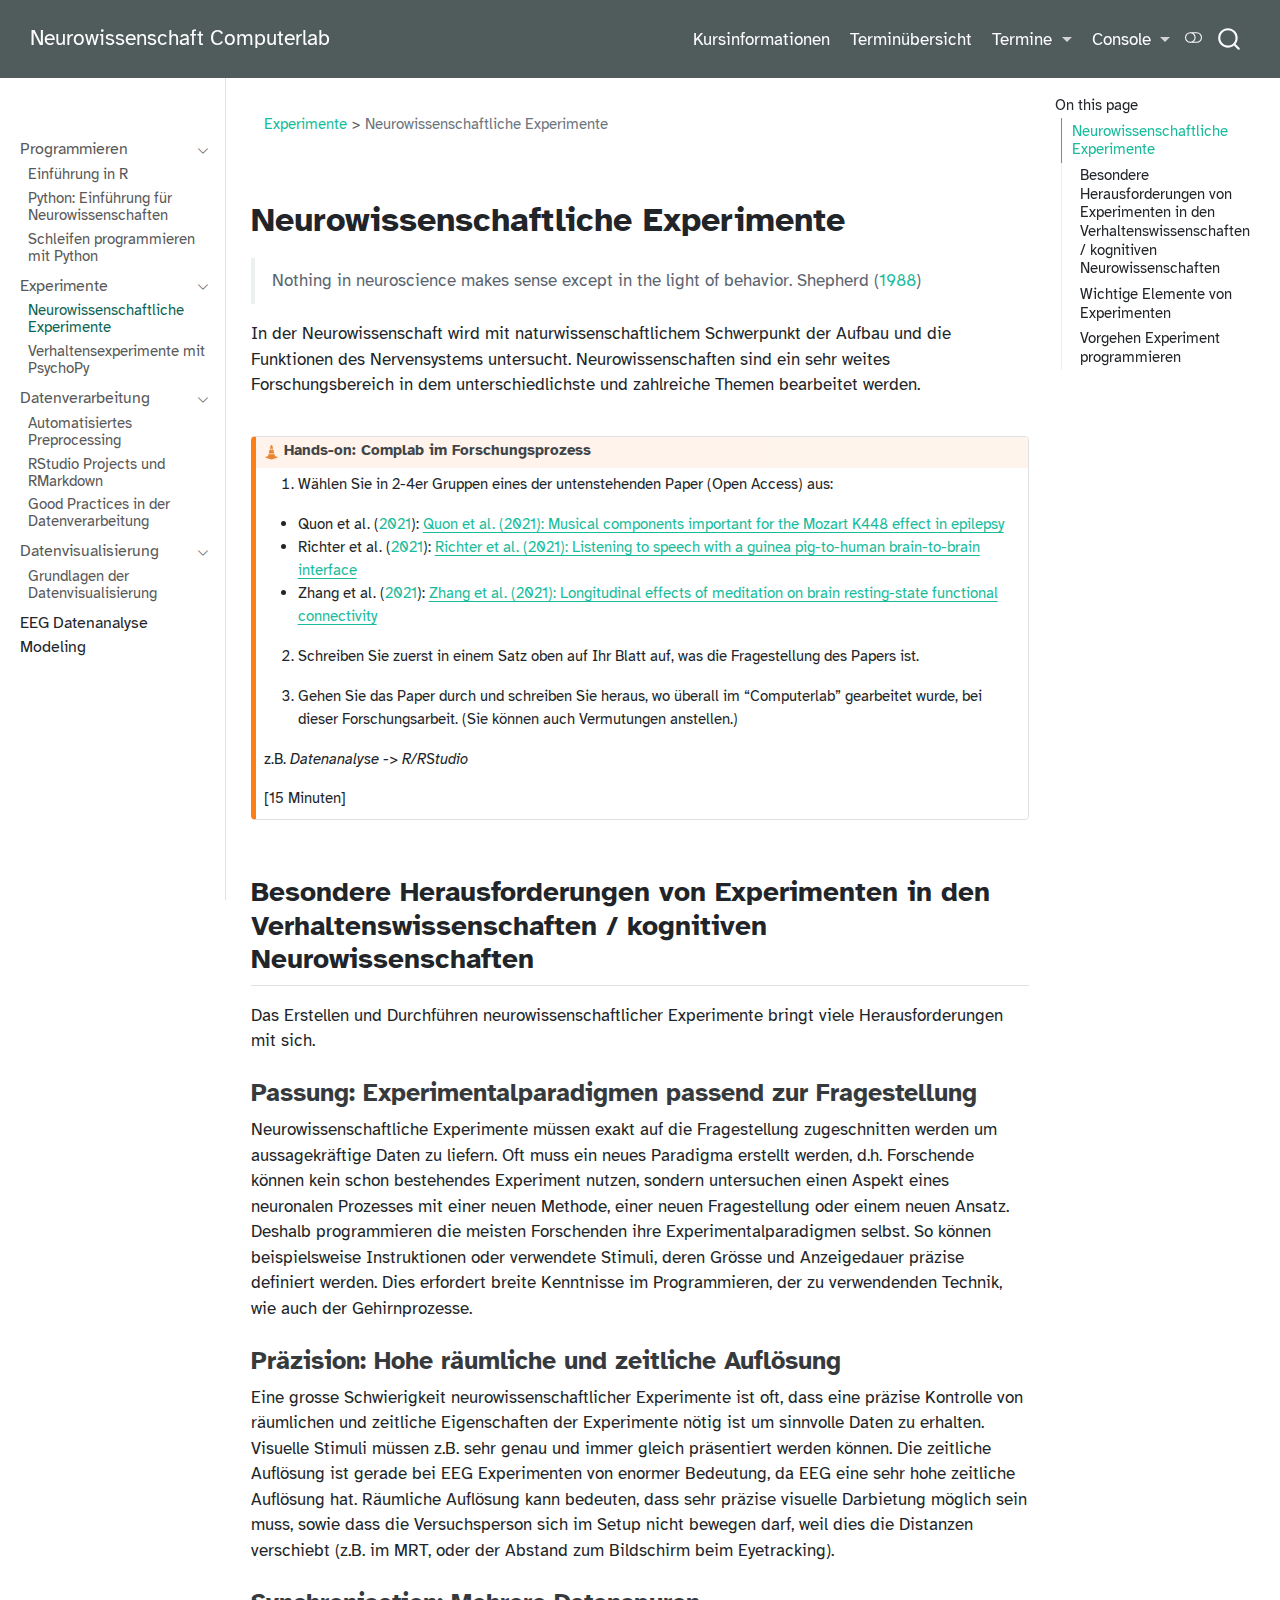
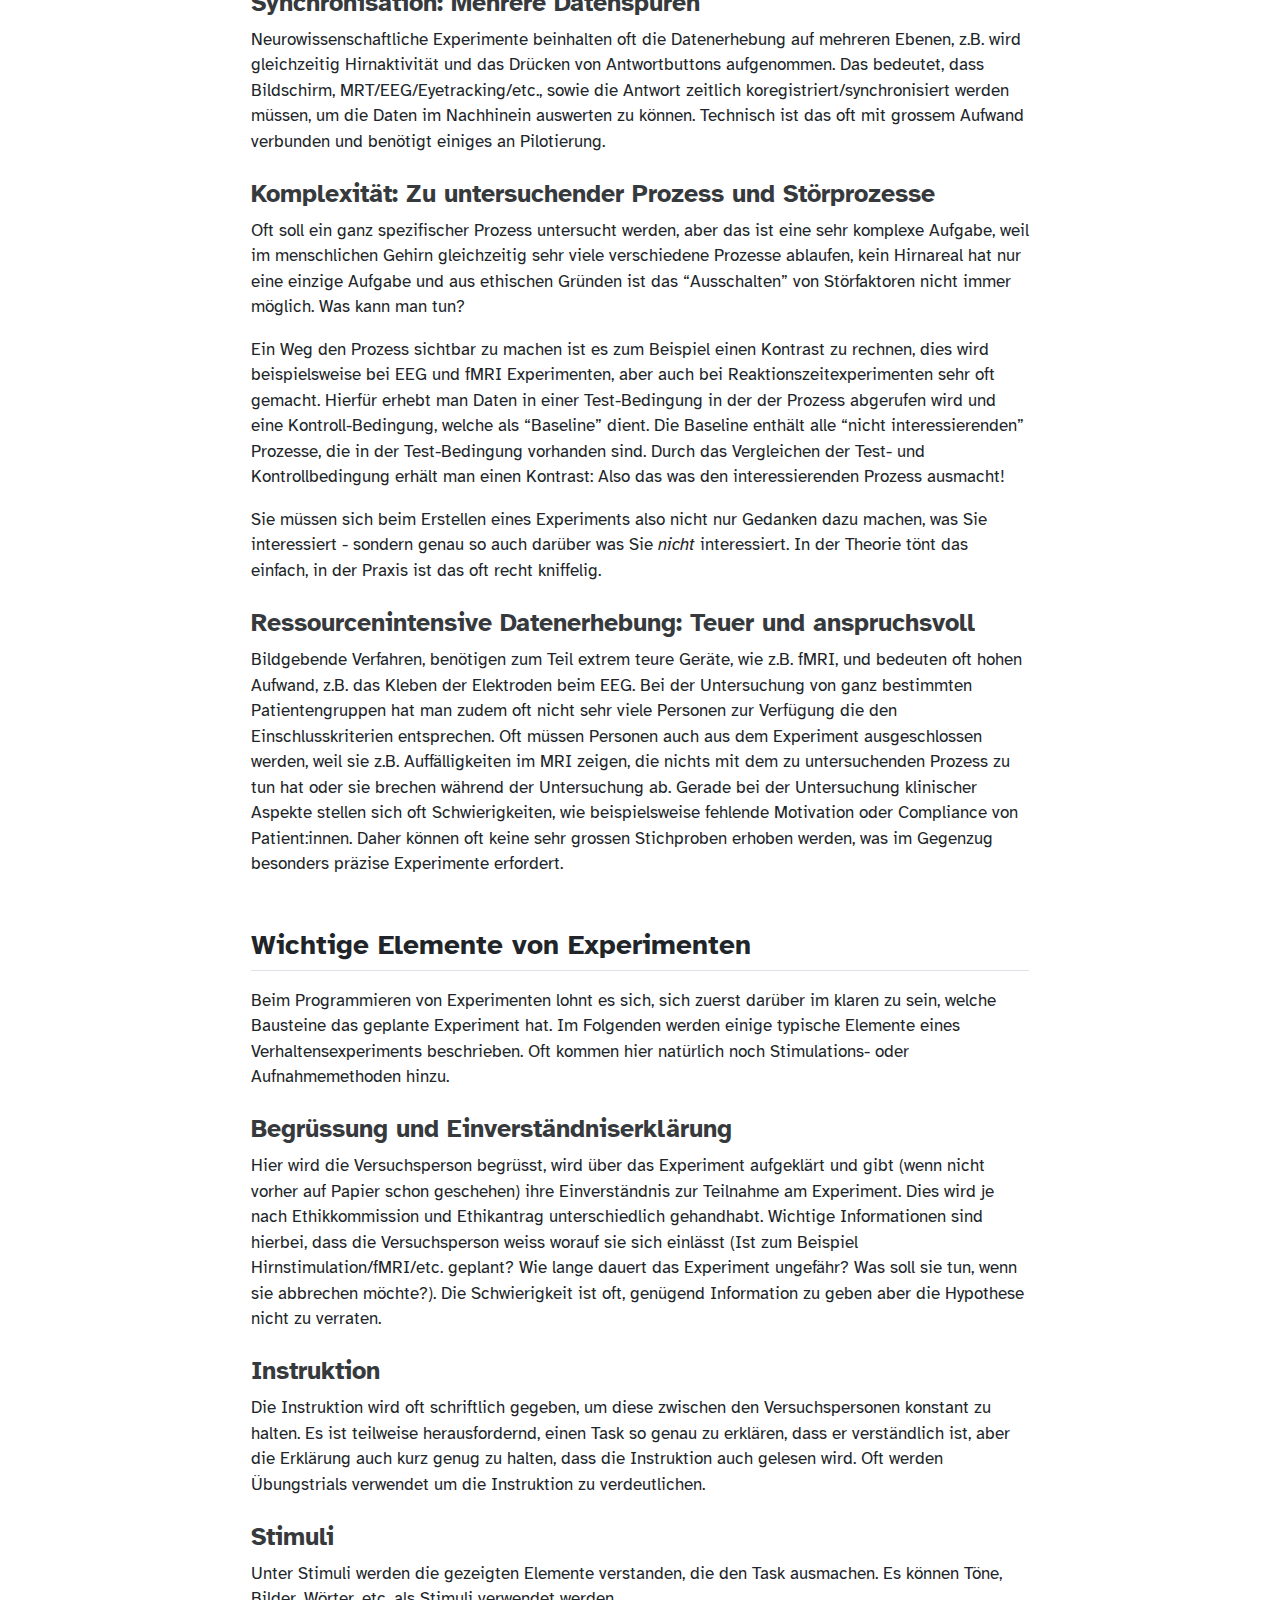
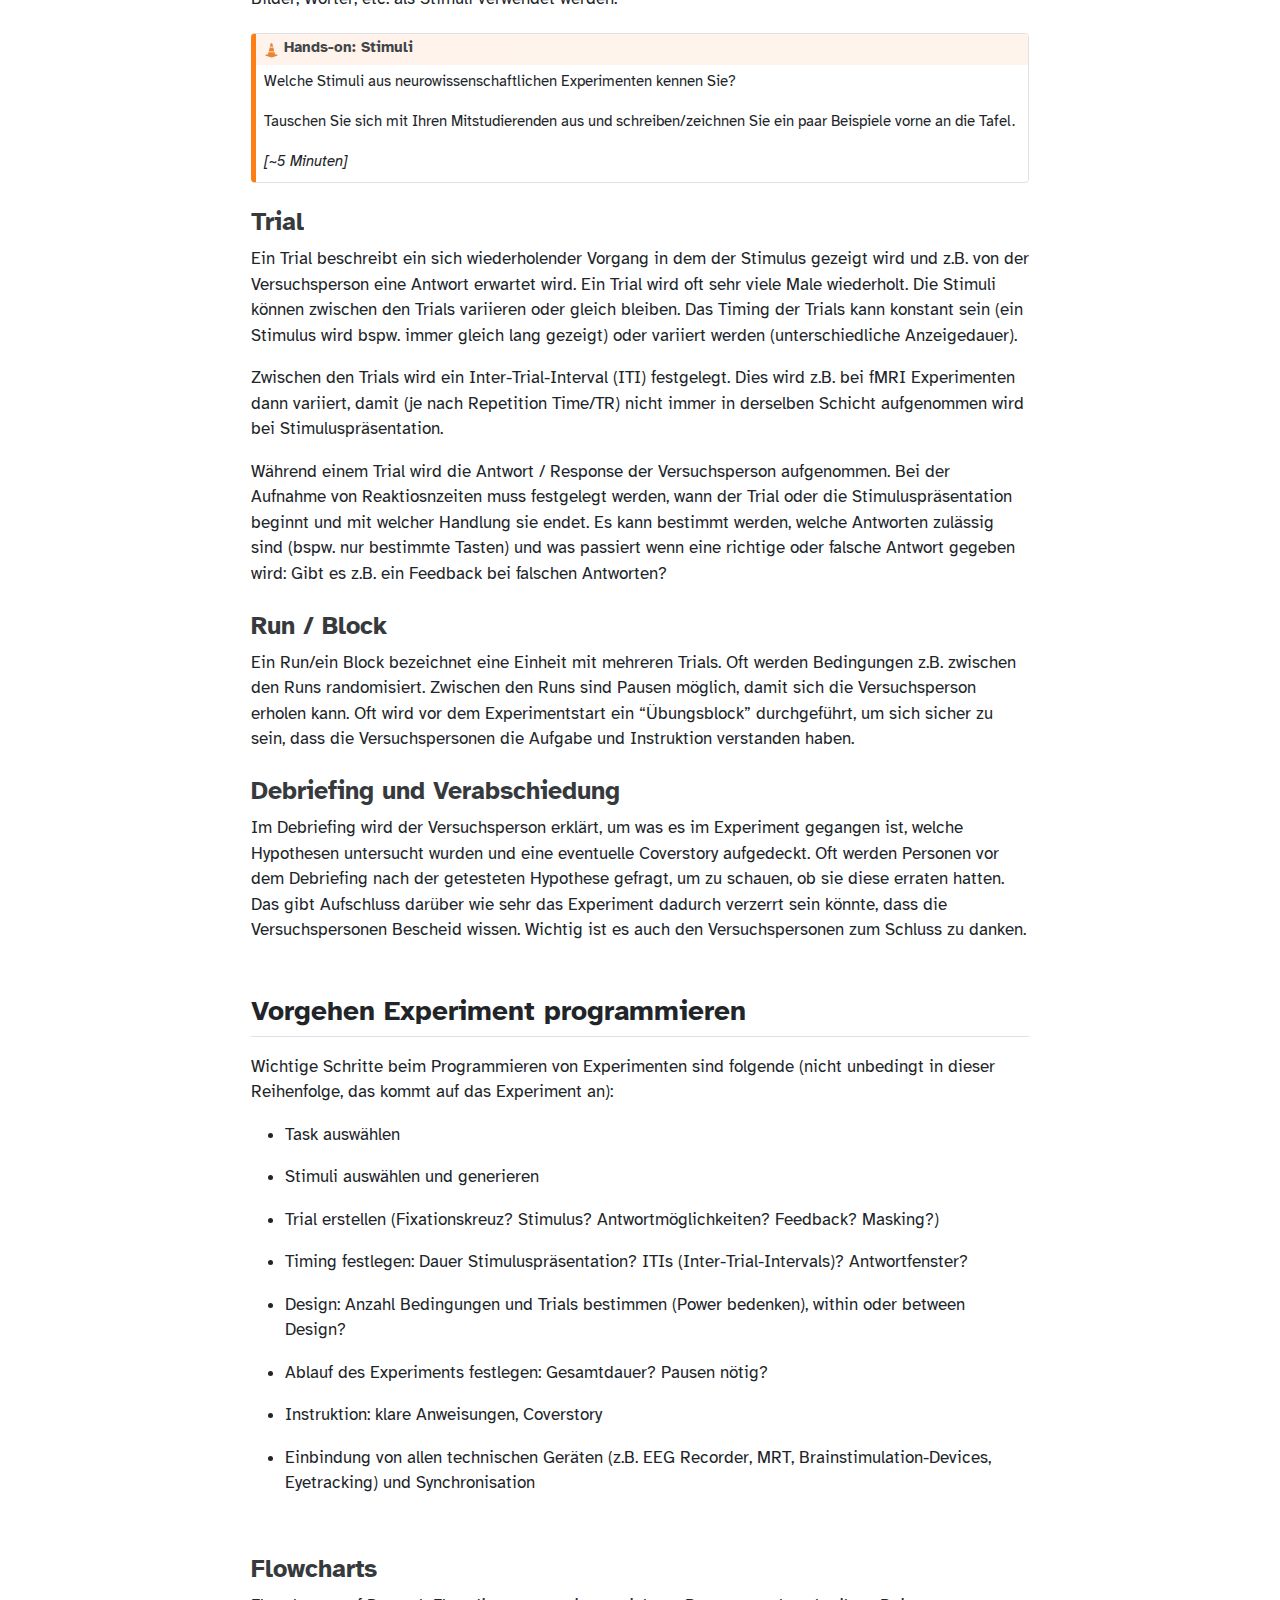
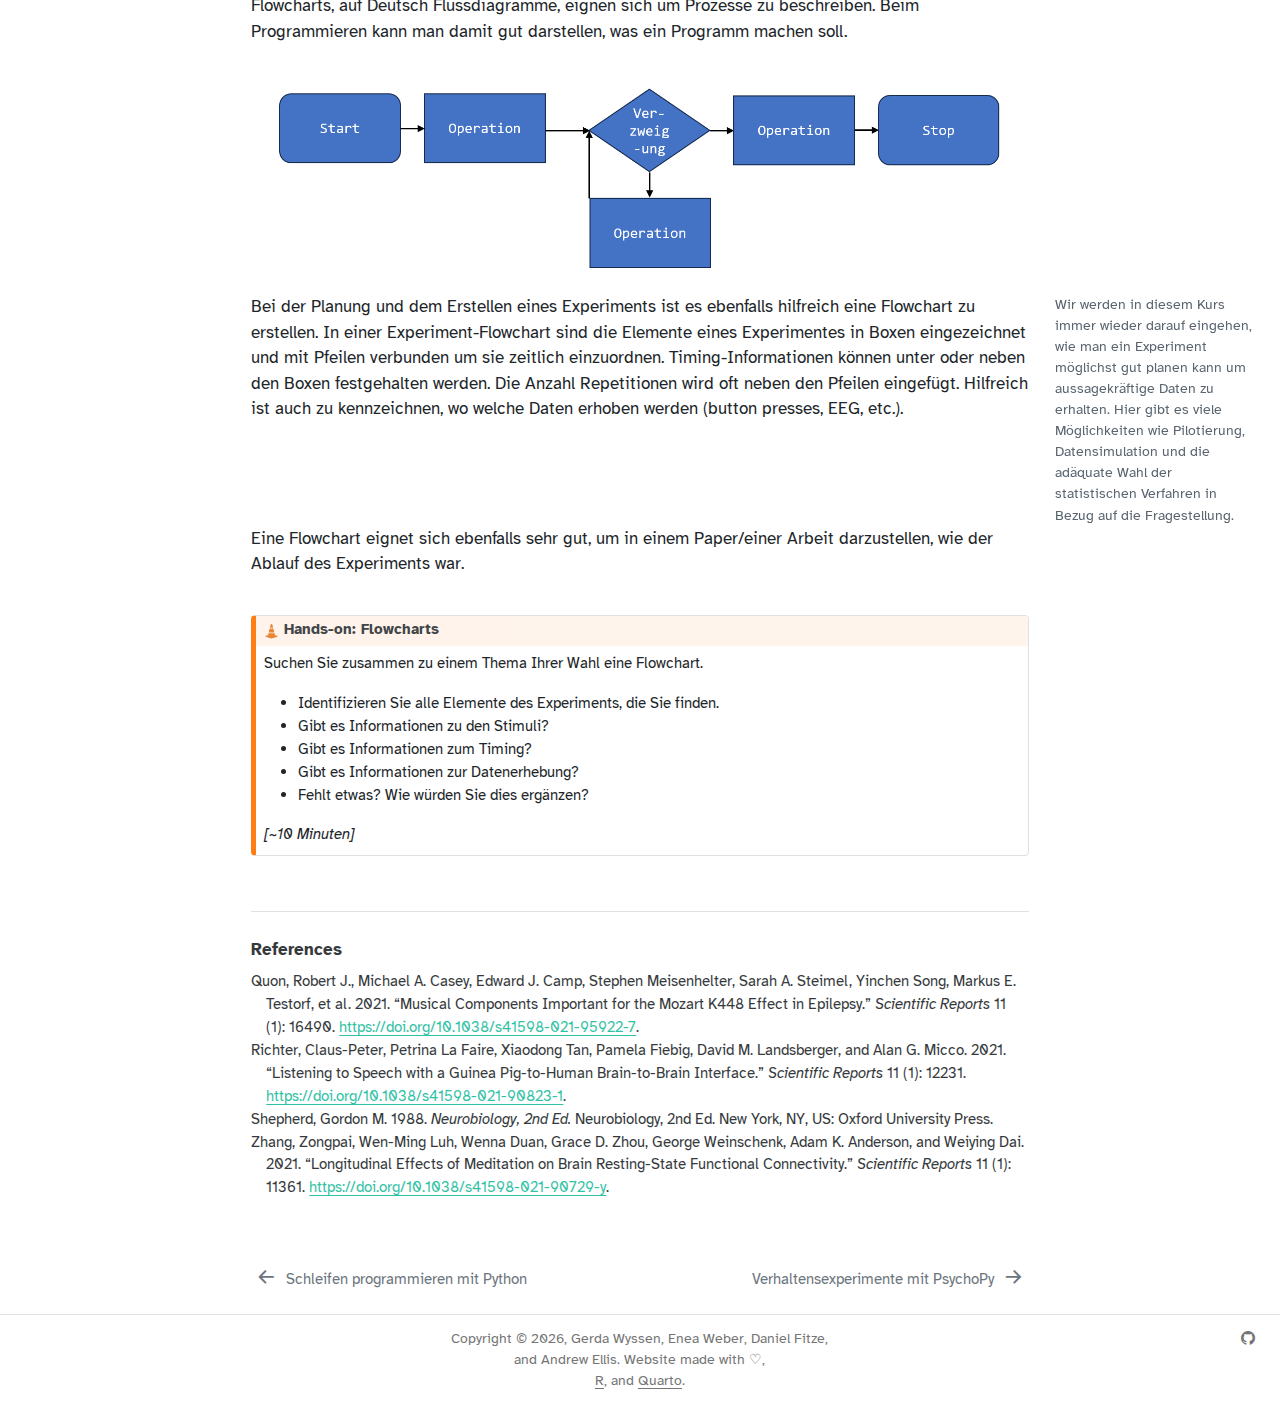
<file: docs/chapters/experiments.html>
<!DOCTYPE html>
<html xmlns="http://www.w3.org/1999/xhtml" lang="en" xml:lang="en"><head>

<meta charset="utf-8">
<meta name="generator" content="quarto-1.8.26">

<meta name="viewport" content="width=device-width, initial-scale=1.0, user-scalable=yes">


<title>experiments – Neurowissenschaft Computerlab</title>
<style>
code{white-space: pre-wrap;}
span.smallcaps{font-variant: small-caps;}
div.columns{display: flex; gap: min(4vw, 1.5em);}
div.column{flex: auto; overflow-x: auto;}
div.hanging-indent{margin-left: 1.5em; text-indent: -1.5em;}
ul.task-list{list-style: none;}
ul.task-list li input[type="checkbox"] {
  width: 0.8em;
  margin: 0 0.8em 0.2em -1em; /* quarto-specific, see https://github.com/quarto-dev/quarto-cli/issues/4556 */ 
  vertical-align: middle;
}
/* CSS for citations */
div.csl-bib-body { }
div.csl-entry {
  clear: both;
  margin-bottom: 0em;
}
.hanging-indent div.csl-entry {
  margin-left:2em;
  text-indent:-2em;
}
div.csl-left-margin {
  min-width:2em;
  float:left;
}
div.csl-right-inline {
  margin-left:2em;
  padding-left:1em;
}
div.csl-indent {
  margin-left: 2em;
}</style>


<script src="../site_libs/quarto-nav/quarto-nav.js"></script>
<script src="../site_libs/clipboard/clipboard.min.js"></script>
<script src="../site_libs/quarto-search/autocomplete.umd.js"></script>
<script src="../site_libs/quarto-search/fuse.min.js"></script>
<script src="../site_libs/quarto-search/quarto-search.js"></script>
<meta name="quarto:offset" content="../">
<link href="../chapters/psychopy_experiments.html" rel="next">
<link href="../chapters/loops.html" rel="prev">
<link href="../imgs/logo_landing.png" rel="icon" type="image/png">
<script src="../site_libs/quarto-html/quarto.js" type="module"></script>
<script src="../site_libs/quarto-html/tabsets/tabsets.js" type="module"></script>
<script src="../site_libs/quarto-html/axe/axe-check.js" type="module"></script>
<script src="../site_libs/quarto-html/popper.min.js"></script>
<script src="../site_libs/quarto-html/tippy.umd.min.js"></script>
<script src="../site_libs/quarto-html/anchor.min.js"></script>
<link href="../site_libs/quarto-html/tippy.css" rel="stylesheet">
<link href="../site_libs/quarto-html/quarto-syntax-highlighting-587c61ba64f3a5504c4d52d930310e48.css" rel="stylesheet" class="quarto-color-scheme" id="quarto-text-highlighting-styles">
<link href="../site_libs/quarto-html/quarto-syntax-highlighting-dark-b758ccaa5987ceb1b75504551e579abf.css" rel="stylesheet" class="quarto-color-scheme quarto-color-alternate" id="quarto-text-highlighting-styles">
<link href="../site_libs/quarto-html/quarto-syntax-highlighting-587c61ba64f3a5504c4d52d930310e48.css" rel="stylesheet" class="quarto-color-scheme-extra" id="quarto-text-highlighting-styles">
<script src="../site_libs/bootstrap/bootstrap.min.js"></script>
<link href="../site_libs/bootstrap/bootstrap-icons.css" rel="stylesheet">
<link href="../site_libs/bootstrap/bootstrap-cdbc3631c51ce3e0d9bcdf02df00f99f.min.css" rel="stylesheet" append-hash="true" class="quarto-color-scheme" id="quarto-bootstrap" data-mode="light">
<link href="../site_libs/bootstrap/bootstrap-dark-a7d9048d97f31e8fb63faba404854c4e.min.css" rel="stylesheet" append-hash="true" class="quarto-color-scheme quarto-color-alternate" id="quarto-bootstrap" data-mode="dark">
<link href="../site_libs/bootstrap/bootstrap-cdbc3631c51ce3e0d9bcdf02df00f99f.min.css" rel="stylesheet" append-hash="true" class="quarto-color-scheme-extra" id="quarto-bootstrap" data-mode="light">
<script id="quarto-search-options" type="application/json">{
  "location": "navbar",
  "copy-button": false,
  "collapse-after": 3,
  "panel-placement": "end",
  "type": "overlay",
  "limit": 50,
  "keyboard-shortcut": [
    "f",
    "/",
    "s"
  ],
  "show-item-context": false,
  "language": {
    "search-no-results-text": "No results",
    "search-matching-documents-text": "matching documents",
    "search-copy-link-title": "Copy link to search",
    "search-hide-matches-text": "Hide additional matches",
    "search-more-match-text": "more match in this document",
    "search-more-matches-text": "more matches in this document",
    "search-clear-button-title": "Clear",
    "search-text-placeholder": "",
    "search-detached-cancel-button-title": "Cancel",
    "search-submit-button-title": "Submit",
    "search-label": "Search"
  }
}</script>
<style>
div.callout-debugging.callout {
  border-left-color: RosyBrown;
}
div.callout-debugging.callout-style-default > .callout-header {
  background-color: rgb(from RosyBrown r g b / 13%);
}
div.callout-debugging .callout-toggle::before {  background-image: url('data:image/svg+xml,<svg xmlns="http://www.w3.org/2000/svg" width="16" height="16" fill="rgb(33, 37, 41)" class="bi bi-chevron-down" viewBox="0 0 16 16"><path fill-rule="evenodd" d="M1.646 4.646a.5.5 0 0 1 .708 0L8 10.293l5.646-5.647a.5.5 0 0 1 .708.708l-6 6a.5.5 0 0 1-.708 0l-6-6a.5.5 0 0 1 0-.708z"/></svg>');}
div.callout-debugging.callout-style-default .callout-icon::before, div.callout-debugging.callout-titled .callout-icon::before {
  font-family: 'Font Awesome 6 Free', FontAwesome;
  font-style: normal;
  content: '\e4d0' !important;
  background-image: none;
}
div.callout-hands-on.callout {
  border-left-color: RosyBrown;
}
div.callout-hands-on.callout-style-default > .callout-header {
  background-color: rgb(from RosyBrown r g b / 13%);
}
div.callout-hands-on .callout-toggle::before {  background-image: url('data:image/svg+xml,<svg xmlns="http://www.w3.org/2000/svg" width="16" height="16" fill="rgb(33, 37, 41)" class="bi bi-chevron-down" viewBox="0 0 16 16"><path fill-rule="evenodd" d="M1.646 4.646a.5.5 0 0 1 .708 0L8 10.293l5.646-5.647a.5.5 0 0 1 .708.708l-6 6a.5.5 0 0 1-.708 0l-6-6a.5.5 0 0 1 0-.708z"/></svg>');}
div.callout-hands-on.callout-style-default .callout-icon::before, div.callout-hands-on.callout-titled .callout-icon::before {
  font-family: 'Font Awesome 6 Free', FontAwesome;
  font-style: normal;
  content: 'nil' !important;
  background-image: none;
}
div.callout-preparation.callout {
  border-left-color: RosyBrown;
}
div.callout-preparation.callout-style-default > .callout-header {
  background-color: rgb(from RosyBrown r g b / 13%);
}
div.callout-preparation .callout-toggle::before {  background-image: url('data:image/svg+xml,<svg xmlns="http://www.w3.org/2000/svg" width="16" height="16" fill="rgb(33, 37, 41)" class="bi bi-chevron-down" viewBox="0 0 16 16"><path fill-rule="evenodd" d="M1.646 4.646a.5.5 0 0 1 .708 0L8 10.293l5.646-5.647a.5.5 0 0 1 .708.708l-6 6a.5.5 0 0 1-.708 0l-6-6a.5.5 0 0 1 0-.708z"/></svg>');}
div.callout-preparation.callout-style-default .callout-icon::before, div.callout-preparation.callout-titled .callout-icon::before {
  font-family: 'Font Awesome 6 Free', FontAwesome;
  font-style: normal;
  content: 'nil' !important;
  background-image: none;
}
div.callout-learnings.callout {
  border-left-color: LightSlateGray;
}
div.callout-learnings.callout-style-default > .callout-header {
  background-color: rgb(from LightSlateGray r g b / 13%);
}
div.callout-learnings .callout-toggle::before {  background-image: url('data:image/svg+xml,<svg xmlns="http://www.w3.org/2000/svg" width="16" height="16" fill="rgb(33, 37, 41)" class="bi bi-chevron-down" viewBox="0 0 16 16"><path fill-rule="evenodd" d="M1.646 4.646a.5.5 0 0 1 .708 0L8 10.293l5.646-5.647a.5.5 0 0 1 .708.708l-6 6a.5.5 0 0 1-.708 0l-6-6a.5.5 0 0 1 0-.708z"/></svg>');}
div.callout-learnings.callout-style-default .callout-icon::before, div.callout-learnings.callout-titled .callout-icon::before {
  background-image: url('data:image/svg+xml,<svg xmlns="http://www.w3.org/2000/svg" width="16" height="16" fill="LightSlateGray" class="bi bi-exclamation-triangle" viewBox="0 0 16 16"><path d="M7.938 2.016A.13.13 0 0 1 8.002 2a.13.13 0 0 1 .063.016.146.146 0 0 1 .054.057l6.857 11.667c.036.06.035.124.002.183a.163.163 0 0 1-.054.06.116.116 0 0 1-.066.017H1.146a.115.115 0 0 1-.066-.017.163.163 0 0 1-.054-.06.176.176 0 0 1 .002-.183L7.884 2.073a.147.147 0 0 1 .054-.057zm1.044-.45a1.13 1.13 0 0 0-1.96 0L.165 13.233c-.457.778.091 1.767.98 1.767h13.713c.889 0 1.438-.99.98-1.767L8.982 1.566z"/></svg>');
}
</style>


<link rel="stylesheet" href="../include/webex.css">
</head>

<body class="nav-sidebar docked nav-fixed quarto-light"><script id="quarto-html-before-body" type="application/javascript">
    const toggleBodyColorMode = (bsSheetEl) => {
      const mode = bsSheetEl.getAttribute("data-mode");
      const bodyEl = window.document.querySelector("body");
      if (mode === "dark") {
        bodyEl.classList.add("quarto-dark");
        bodyEl.classList.remove("quarto-light");
      } else {
        bodyEl.classList.add("quarto-light");
        bodyEl.classList.remove("quarto-dark");
      }
    }
    const toggleBodyColorPrimary = () => {
      const bsSheetEl = window.document.querySelector("link#quarto-bootstrap:not([rel=disabled-stylesheet])");
      if (bsSheetEl) {
        toggleBodyColorMode(bsSheetEl);
      }
    }
    const setColorSchemeToggle = (alternate) => {
      const toggles = window.document.querySelectorAll('.quarto-color-scheme-toggle');
      for (let i=0; i < toggles.length; i++) {
        const toggle = toggles[i];
        if (toggle) {
          if (alternate) {
            toggle.classList.add("alternate");
          } else {
            toggle.classList.remove("alternate");
          }
        }
      }
    };
    const toggleColorMode = (alternate) => {
      // Switch the stylesheets
      const primaryStylesheets = window.document.querySelectorAll('link.quarto-color-scheme:not(.quarto-color-alternate)');
      const alternateStylesheets = window.document.querySelectorAll('link.quarto-color-scheme.quarto-color-alternate');
      manageTransitions('#quarto-margin-sidebar .nav-link', false);
      if (alternate) {
        // note: dark is layered on light, we don't disable primary!
        enableStylesheet(alternateStylesheets);
        for (const sheetNode of alternateStylesheets) {
          if (sheetNode.id === "quarto-bootstrap") {
            toggleBodyColorMode(sheetNode);
          }
        }
      } else {
        disableStylesheet(alternateStylesheets);
        enableStylesheet(primaryStylesheets)
        toggleBodyColorPrimary();
      }
      manageTransitions('#quarto-margin-sidebar .nav-link', true);
      // Switch the toggles
      setColorSchemeToggle(alternate)
      // Hack to workaround the fact that safari doesn't
      // properly recolor the scrollbar when toggling (#1455)
      if (navigator.userAgent.indexOf('Safari') > 0 && navigator.userAgent.indexOf('Chrome') == -1) {
        manageTransitions("body", false);
        window.scrollTo(0, 1);
        setTimeout(() => {
          window.scrollTo(0, 0);
          manageTransitions("body", true);
        }, 40);
      }
    }
    const disableStylesheet = (stylesheets) => {
      for (let i=0; i < stylesheets.length; i++) {
        const stylesheet = stylesheets[i];
        stylesheet.rel = 'disabled-stylesheet';
      }
    }
    const enableStylesheet = (stylesheets) => {
      for (let i=0; i < stylesheets.length; i++) {
        const stylesheet = stylesheets[i];
        if(stylesheet.rel !== 'stylesheet') { // for Chrome, which will still FOUC without this check
          stylesheet.rel = 'stylesheet';
        }
      }
    }
    const manageTransitions = (selector, allowTransitions) => {
      const els = window.document.querySelectorAll(selector);
      for (let i=0; i < els.length; i++) {
        const el = els[i];
        if (allowTransitions) {
          el.classList.remove('notransition');
        } else {
          el.classList.add('notransition');
        }
      }
    }
    const isFileUrl = () => {
      return window.location.protocol === 'file:';
    }
    const hasAlternateSentinel = () => {
      let styleSentinel = getColorSchemeSentinel();
      if (styleSentinel !== null) {
        return styleSentinel === "alternate";
      } else {
        return false;
      }
    }
    const setStyleSentinel = (alternate) => {
      const value = alternate ? "alternate" : "default";
      if (!isFileUrl()) {
        window.localStorage.setItem("quarto-color-scheme", value);
      } else {
        localAlternateSentinel = value;
      }
    }
    const getColorSchemeSentinel = () => {
      if (!isFileUrl()) {
        const storageValue = window.localStorage.getItem("quarto-color-scheme");
        return storageValue != null ? storageValue : localAlternateSentinel;
      } else {
        return localAlternateSentinel;
      }
    }
    const toggleGiscusIfUsed = (isAlternate, darkModeDefault) => {
      const baseTheme = document.querySelector('#giscus-base-theme')?.value ?? 'light';
      const alternateTheme = document.querySelector('#giscus-alt-theme')?.value ?? 'dark';
      let newTheme = '';
      if(authorPrefersDark) {
        newTheme = isAlternate ? baseTheme : alternateTheme;
      } else {
        newTheme = isAlternate ? alternateTheme : baseTheme;
      }
      const changeGiscusTheme = () => {
        // From: https://github.com/giscus/giscus/issues/336
        const sendMessage = (message) => {
          const iframe = document.querySelector('iframe.giscus-frame');
          if (!iframe) return;
          iframe.contentWindow.postMessage({ giscus: message }, 'https://giscus.app');
        }
        sendMessage({
          setConfig: {
            theme: newTheme
          }
        });
      }
      const isGiscussLoaded = window.document.querySelector('iframe.giscus-frame') !== null;
      if (isGiscussLoaded) {
        changeGiscusTheme();
      }
    };
    const authorPrefersDark = false;
    const darkModeDefault = authorPrefersDark;
      document.querySelector('link#quarto-text-highlighting-styles.quarto-color-scheme-extra').rel = 'disabled-stylesheet';
      document.querySelector('link#quarto-bootstrap.quarto-color-scheme-extra').rel = 'disabled-stylesheet';
    let localAlternateSentinel = darkModeDefault ? 'alternate' : 'default';
    // Dark / light mode switch
    window.quartoToggleColorScheme = () => {
      // Read the current dark / light value
      let toAlternate = !hasAlternateSentinel();
      toggleColorMode(toAlternate);
      setStyleSentinel(toAlternate);
      toggleGiscusIfUsed(toAlternate, darkModeDefault);
      window.dispatchEvent(new Event('resize'));
    };
    // Switch to dark mode if need be
    if (hasAlternateSentinel()) {
      toggleColorMode(true);
    } else {
      toggleColorMode(false);
    }
  </script>

<div id="quarto-search-results"></div>
  <header id="quarto-header" class="headroom fixed-top">
    <nav class="navbar navbar-expand-lg " data-bs-theme="dark">
      <div class="navbar-container container-fluid">
      <div class="navbar-brand-container mx-auto">
    <a class="navbar-brand" href="../index.html">
    <span class="navbar-title">Neurowissenschaft Computerlab</span>
    </a>
  </div>
            <div id="quarto-search" class="" title="Search"></div>
          <button class="navbar-toggler" type="button" data-bs-toggle="collapse" data-bs-target="#navbarCollapse" aria-controls="navbarCollapse" role="menu" aria-expanded="false" aria-label="Toggle navigation" onclick="if (window.quartoToggleHeadroom) { window.quartoToggleHeadroom(); }">
  <span class="navbar-toggler-icon"></span>
</button>
          <div class="collapse navbar-collapse" id="navbarCollapse">
            <ul class="navbar-nav navbar-nav-scroll ms-auto">
  <li class="nav-item">
    <a class="nav-link" href="../course/syllabus.html"> 
<span class="menu-text">Kursinformationen</span></a>
  </li>  
  <li class="nav-item">
    <a class="nav-link" href="../course/overview.html"> 
<span class="menu-text">Terminübersicht</span></a>
  </li>  
  <li class="nav-item dropdown ">
    <a class="nav-link dropdown-toggle" href="#" id="nav-menu-termine" role="link" data-bs-toggle="dropdown" aria-expanded="false">
 <span class="menu-text">Termine</span>
    </a>
    <ul class="dropdown-menu dropdown-menu-end" aria-labelledby="nav-menu-termine">    
        <li>
    <a class="dropdown-item" href="../course/01.html">
 <span class="dropdown-text">T1: 20.02.2026</span></a>
  </li>  
        <li>
    <a class="dropdown-item" href="../course/02.html">
 <span class="dropdown-text">T2: 27.02.2026</span></a>
  </li>  
        <li>
    <a class="dropdown-item" href="../course/03.html">
 <span class="dropdown-text">T3: 06.03.2026</span></a>
  </li>  
        <li>
    <a class="dropdown-item" href="../course/04.html">
 <span class="dropdown-text">T4: 13.03.2026</span></a>
  </li>  
        <li>
    <a class="dropdown-item" href="../course/05.html">
 <span class="dropdown-text">T5 20.03.2026</span></a>
  </li>  
        <li>
    <a class="dropdown-item" href="../course/06.html">
 <span class="dropdown-text">T6 27.03.2026</span></a>
  </li>  
    </ul>
  </li>
  <li class="nav-item dropdown ">
    <a class="nav-link dropdown-toggle" href="#" id="nav-menu-console" role="link" data-bs-toggle="dropdown" aria-expanded="false">
 <span class="menu-text">Console</span>
    </a>
    <ul class="dropdown-menu dropdown-menu-end" aria-labelledby="nav-menu-console">    
        <li>
    <a class="dropdown-item" href="../course/webrconsole.html">
 <span class="dropdown-text">WebR Konsole (R)</span></a>
  </li>  
        <li>
    <a class="dropdown-item" href="../course/pythonconsole.html">
 <span class="dropdown-text">Pyodide Konsole (Python)</span></a>
  </li>  
    </ul>
  </li>
</ul>
          </div> <!-- /navcollapse -->
            <div class="quarto-navbar-tools">
  <a href="" class="quarto-color-scheme-toggle quarto-navigation-tool  px-1" onclick="window.quartoToggleColorScheme(); return false;" title="Toggle dark mode"><i class="bi"></i></a>
</div>
      </div> <!-- /container-fluid -->
    </nav>
  <nav class="quarto-secondary-nav">
    <div class="container-fluid d-flex">
      <button type="button" class="quarto-btn-toggle btn" data-bs-toggle="collapse" role="button" data-bs-target=".quarto-sidebar-collapse-item" aria-controls="quarto-sidebar" aria-expanded="false" aria-label="Toggle sidebar navigation" onclick="if (window.quartoToggleHeadroom) { window.quartoToggleHeadroom(); }">
        <i class="bi bi-layout-text-sidebar-reverse"></i>
      </button>
        <nav class="quarto-page-breadcrumbs" aria-label="breadcrumb"><ol class="breadcrumb"><li class="breadcrumb-item"><a href="../chapters/experiments.html">Experimente</a></li><li class="breadcrumb-item"><a href="../chapters/experiments.html">Neurowissenschaftliche Experimente</a></li></ol></nav>
        <a class="flex-grow-1" role="navigation" data-bs-toggle="collapse" data-bs-target=".quarto-sidebar-collapse-item" aria-controls="quarto-sidebar" aria-expanded="false" aria-label="Toggle sidebar navigation" onclick="if (window.quartoToggleHeadroom) { window.quartoToggleHeadroom(); }">      
        </a>
      <button type="button" class="btn quarto-search-button" aria-label="Search" onclick="window.quartoOpenSearch();">
        <i class="bi bi-search"></i>
      </button>
    </div>
  </nav>
</header>
<!-- content -->
<div id="quarto-content" class="quarto-container page-columns page-rows-contents page-layout-article page-navbar">
<!-- sidebar -->
  <nav id="quarto-sidebar" class="sidebar collapse collapse-horizontal quarto-sidebar-collapse-item sidebar-navigation docked overflow-auto">
        <div class="mt-2 flex-shrink-0 align-items-center">
        <div class="sidebar-search">
        <div id="quarto-search" class="" title="Search"></div>
        </div>
        </div>
    <div class="sidebar-menu-container"> 
    <ul class="list-unstyled mt-1">
        <li class="sidebar-item sidebar-item-section">
      <div class="sidebar-item-container"> 
            <a href="../chapters/basics_programming.html" class="sidebar-item-text sidebar-link">
 <span class="menu-text">Programmieren</span></a>
          <a class="sidebar-item-toggle text-start" data-bs-toggle="collapse" data-bs-target="#quarto-sidebar-section-1" role="navigation" aria-expanded="true" aria-label="Toggle section">
            <i class="bi bi-chevron-right ms-2"></i>
          </a> 
      </div>
      <ul id="quarto-sidebar-section-1" class="collapse list-unstyled sidebar-section depth1 show">  
          <li class="sidebar-item">
  <div class="sidebar-item-container"> 
  <a href="../chapters/intro_r.html" class="sidebar-item-text sidebar-link">
 <span class="menu-text">Einführung in R</span></a>
  </div>
</li>
          <li class="sidebar-item">
  <div class="sidebar-item-container"> 
  <a href="../chapters/intro_python.html" class="sidebar-item-text sidebar-link">
 <span class="menu-text">Python: Einführung für Neurowissenschaften</span></a>
  </div>
</li>
          <li class="sidebar-item">
  <div class="sidebar-item-container"> 
  <a href="../chapters/loops.html" class="sidebar-item-text sidebar-link">
 <span class="menu-text">Schleifen programmieren mit Python</span></a>
  </div>
</li>
      </ul>
  </li>
        <li class="sidebar-item sidebar-item-section">
      <div class="sidebar-item-container"> 
            <a class="sidebar-item-text sidebar-link text-start" data-bs-toggle="collapse" data-bs-target="#quarto-sidebar-section-2" role="navigation" aria-expanded="true">
 <span class="menu-text">Experimente</span></a>
          <a class="sidebar-item-toggle text-start" data-bs-toggle="collapse" data-bs-target="#quarto-sidebar-section-2" role="navigation" aria-expanded="true" aria-label="Toggle section">
            <i class="bi bi-chevron-right ms-2"></i>
          </a> 
      </div>
      <ul id="quarto-sidebar-section-2" class="collapse list-unstyled sidebar-section depth1 show">  
          <li class="sidebar-item">
  <div class="sidebar-item-container"> 
  <a href="../chapters/experiments.html" class="sidebar-item-text sidebar-link active">
 <span class="menu-text">Neurowissenschaftliche Experimente</span></a>
  </div>
</li>
          <li class="sidebar-item">
  <div class="sidebar-item-container"> 
  <a href="../chapters/psychopy_experiments.html" class="sidebar-item-text sidebar-link">
 <span class="menu-text">Verhaltensexperimente mit PsychoPy</span></a>
  </div>
</li>
      </ul>
  </li>
        <li class="sidebar-item sidebar-item-section">
      <div class="sidebar-item-container"> 
            <a href="../chapters/basics_datawrangling.html" class="sidebar-item-text sidebar-link">
 <span class="menu-text">Datenverarbeitung</span></a>
          <a class="sidebar-item-toggle text-start" data-bs-toggle="collapse" data-bs-target="#quarto-sidebar-section-3" role="navigation" aria-expanded="true" aria-label="Toggle section">
            <i class="bi bi-chevron-right ms-2"></i>
          </a> 
      </div>
      <ul id="quarto-sidebar-section-3" class="collapse list-unstyled sidebar-section depth1 show">  
          <li class="sidebar-item">
  <div class="sidebar-item-container"> 
  <a href="../chapters/functions_wrangling.html" class="sidebar-item-text sidebar-link">
 <span class="menu-text">Automatisiertes Preprocessing</span></a>
  </div>
</li>
          <li class="sidebar-item">
  <div class="sidebar-item-container"> 
  <a href="../chapters/rmarkdown.html" class="sidebar-item-text sidebar-link">
 <span class="menu-text">RStudio Projects und RMarkdown</span></a>
  </div>
</li>
          <li class="sidebar-item">
  <div class="sidebar-item-container"> 
  <a href="../chapters/goodpractices_data.html" class="sidebar-item-text sidebar-link">
 <span class="menu-text">Good Practices in der Datenverarbeitung</span></a>
  </div>
</li>
      </ul>
  </li>
        <li class="sidebar-item sidebar-item-section">
      <div class="sidebar-item-container"> 
            <a href="../chapters/basics_ggplot.html" class="sidebar-item-text sidebar-link">
 <span class="menu-text">Datenvisualisierung</span></a>
          <a class="sidebar-item-toggle text-start" data-bs-toggle="collapse" data-bs-target="#quarto-sidebar-section-4" role="navigation" aria-expanded="true" aria-label="Toggle section">
            <i class="bi bi-chevron-right ms-2"></i>
          </a> 
      </div>
      <ul id="quarto-sidebar-section-4" class="collapse list-unstyled sidebar-section depth1 show">  
          <li class="sidebar-item">
  <div class="sidebar-item-container"> 
  <a href="../chapters/data_visualization.html" class="sidebar-item-text sidebar-link">
 <span class="menu-text">Grundlagen der Datenvisualisierung</span></a>
  </div>
</li>
      </ul>
  </li>
        <li class="sidebar-item sidebar-item-section">
      <span class="sidebar-item-text sidebar-link text-start">
 <span class="menu-text">EEG Datenanalyse</span></span>
  </li>
        <li class="sidebar-item sidebar-item-section">
      <span class="sidebar-item-text sidebar-link text-start">
 <span class="menu-text">Modeling</span></span>
  </li>
    </ul>
    </div>
</nav>
<div id="quarto-sidebar-glass" class="quarto-sidebar-collapse-item" data-bs-toggle="collapse" data-bs-target=".quarto-sidebar-collapse-item"></div>
<!-- margin-sidebar -->
    <div id="quarto-margin-sidebar" class="sidebar margin-sidebar">
        <nav id="TOC" role="doc-toc" class="toc-active">
    <h2 id="toc-title">On this page</h2>
   
  <ul>
  <li><a href="#neurowissenschaftliche-experimente" id="toc-neurowissenschaftliche-experimente" class="nav-link active" data-scroll-target="#neurowissenschaftliche-experimente">Neurowissenschaftliche Experimente</a>
  <ul class="collapse">
  <li><a href="#besondere-herausforderungen-von-experimenten-in-den-verhaltenswissenschaften-kognitiven-neurowissenschaften" id="toc-besondere-herausforderungen-von-experimenten-in-den-verhaltenswissenschaften-kognitiven-neurowissenschaften" class="nav-link" data-scroll-target="#besondere-herausforderungen-von-experimenten-in-den-verhaltenswissenschaften-kognitiven-neurowissenschaften">Besondere Herausforderungen von Experimenten in den Verhaltenswissenschaften / kognitiven Neurowissenschaften</a>
  <ul class="collapse">
  <li><a href="#passung-experimentalparadigmen-passend-zur-fragestellung" id="toc-passung-experimentalparadigmen-passend-zur-fragestellung" class="nav-link" data-scroll-target="#passung-experimentalparadigmen-passend-zur-fragestellung">Passung: Experimentalparadigmen passend zur Fragestellung</a></li>
  <li><a href="#präzision-hohe-räumliche-und-zeitliche-auflösung" id="toc-präzision-hohe-räumliche-und-zeitliche-auflösung" class="nav-link" data-scroll-target="#präzision-hohe-räumliche-und-zeitliche-auflösung">Präzision: Hohe räumliche und zeitliche Auflösung</a></li>
  <li><a href="#synchronisation-mehrere-datenspuren" id="toc-synchronisation-mehrere-datenspuren" class="nav-link" data-scroll-target="#synchronisation-mehrere-datenspuren">Synchronisation: Mehrere Datenspuren</a></li>
  <li><a href="#komplexität-zu-untersuchender-prozess-und-störprozesse" id="toc-komplexität-zu-untersuchender-prozess-und-störprozesse" class="nav-link" data-scroll-target="#komplexität-zu-untersuchender-prozess-und-störprozesse">Komplexität: Zu untersuchender Prozess und Störprozesse</a></li>
  <li><a href="#ressourcenintensive-datenerhebung-teuer-und-anspruchsvoll" id="toc-ressourcenintensive-datenerhebung-teuer-und-anspruchsvoll" class="nav-link" data-scroll-target="#ressourcenintensive-datenerhebung-teuer-und-anspruchsvoll">Ressourcenintensive Datenerhebung: Teuer und anspruchsvoll</a></li>
  </ul></li>
  <li><a href="#wichtige-elemente-von-experimenten" id="toc-wichtige-elemente-von-experimenten" class="nav-link" data-scroll-target="#wichtige-elemente-von-experimenten">Wichtige Elemente von Experimenten</a>
  <ul class="collapse">
  <li><a href="#begrüssung-und-einverständniserklärung" id="toc-begrüssung-und-einverständniserklärung" class="nav-link" data-scroll-target="#begrüssung-und-einverständniserklärung">Begrüssung und Einverständniserklärung</a></li>
  <li><a href="#instruktion" id="toc-instruktion" class="nav-link" data-scroll-target="#instruktion">Instruktion</a></li>
  <li><a href="#stimuli" id="toc-stimuli" class="nav-link" data-scroll-target="#stimuli">Stimuli</a></li>
  <li><a href="#trial" id="toc-trial" class="nav-link" data-scroll-target="#trial">Trial</a></li>
  <li><a href="#run-block" id="toc-run-block" class="nav-link" data-scroll-target="#run-block">Run / Block</a></li>
  <li><a href="#debriefing-und-verabschiedung" id="toc-debriefing-und-verabschiedung" class="nav-link" data-scroll-target="#debriefing-und-verabschiedung">Debriefing und Verabschiedung</a></li>
  </ul></li>
  <li><a href="#vorgehen-experiment-programmieren" id="toc-vorgehen-experiment-programmieren" class="nav-link" data-scroll-target="#vorgehen-experiment-programmieren">Vorgehen Experiment programmieren</a>
  <ul class="collapse">
  <li><a href="#flowcharts" id="toc-flowcharts" class="nav-link" data-scroll-target="#flowcharts">Flowcharts</a></li>
  </ul></li>
  </ul></li>
  </ul>
</nav>
    </div>
<!-- main -->
<main class="content page-columns page-full" id="quarto-document-content"><header id="title-block-header" class="quarto-title-block"><nav class="quarto-page-breadcrumbs quarto-title-breadcrumbs d-none d-lg-block" aria-label="breadcrumb"><ol class="breadcrumb"><li class="breadcrumb-item"><a href="../chapters/experiments.html">Experimente</a></li><li class="breadcrumb-item"><a href="../chapters/experiments.html">Neurowissenschaftliche Experimente</a></li></ol></nav></header>





<section id="neurowissenschaftliche-experimente" class="level1 page-columns page-full">
<h1>Neurowissenschaftliche Experimente</h1>
<blockquote class="blockquote">
<p>Nothing in neuroscience makes sense except in the light of behavior. <span class="citation" data-cites="shepherd_neurobiology_1988">Shepherd (<a href="#ref-shepherd_neurobiology_1988" role="doc-biblioref">1988</a>)</span></p>
</blockquote>
<p>In der Neurowissenschaft wird mit naturwissenschaftlichem Schwerpunkt der Aufbau und die Funktionen des Nervensystems untersucht. Neurowissenschaften sind ein sehr weites Forschungsbereich in dem unterschiedlichste und zahlreiche Themen bearbeitet werden.</p>
<div class="callout callout-style-default callout-caution callout-titled">
<div class="callout-header d-flex align-content-center">
<div class="callout-icon-container">
<i class="callout-icon"></i>
</div>
<div class="callout-title-container flex-fill">
<span class="screen-reader-only">Caution</span>Hands-on: Complab im Forschungsprozess
</div>
</div>
<div class="callout-body-container callout-body">
<ol type="1">
<li>Wählen Sie in 2-4er Gruppen eines der untenstehenden Paper (Open Access) aus:</li>
</ol>
<ul>
<li><span class="citation" data-cites="quon_musical_2021">Quon et al. (<a href="#ref-quon_musical_2021" role="doc-biblioref">2021</a>)</span>: <a href="https://www.nature.com/articles/s41598-021-95922-7">Quon et al.&nbsp;(2021): Musical components important for the Mozart K448 effect in epilepsy</a></li>
<li><span class="citation" data-cites="richter_listening_2021">Richter et al. (<a href="#ref-richter_listening_2021" role="doc-biblioref">2021</a>)</span>: <a href="https://www.nature.com/articles/s41598-021-90823-1">Richter et al.&nbsp;(2021): Listening to speech with a guinea pig-to-human brain-to-brain interface</a></li>
<li><span class="citation" data-cites="zhang_longitudinal_2021">Zhang et al. (<a href="#ref-zhang_longitudinal_2021" role="doc-biblioref">2021</a>)</span>: <a href="https://www.nature.com/articles/s41598-021-90729-y">Zhang et al.&nbsp;(2021): Longitudinal effects of meditation on brain resting-state functional connectivity</a></li>
</ul>
<ol start="2" type="1">
<li><p>Schreiben Sie zuerst in einem Satz oben auf Ihr Blatt auf, was die Fragestellung des Papers ist.</p></li>
<li><p>Gehen Sie das Paper durch und schreiben Sie heraus, wo überall im “Computerlab” gearbeitet wurde, bei dieser Forschungsarbeit. (Sie können auch Vermutungen anstellen.)</p></li>
</ol>
<p>z.B. <em>Datenanalyse -&gt; R/RStudio</em></p>
<p>[15 Minuten]</p>
</div>
</div>
<section id="besondere-herausforderungen-von-experimenten-in-den-verhaltenswissenschaften-kognitiven-neurowissenschaften" class="level2">
<h2 class="anchored" data-anchor-id="besondere-herausforderungen-von-experimenten-in-den-verhaltenswissenschaften-kognitiven-neurowissenschaften">Besondere Herausforderungen von Experimenten in den Verhaltenswissenschaften / kognitiven Neurowissenschaften</h2>
<p>Das Erstellen und Durchführen neurowissenschaftlicher Experimente bringt viele Herausforderungen mit sich.</p>
<section id="passung-experimentalparadigmen-passend-zur-fragestellung" class="level3">
<h3 class="anchored" data-anchor-id="passung-experimentalparadigmen-passend-zur-fragestellung">Passung: Experimentalparadigmen passend zur Fragestellung</h3>
<p>Neurowissenschaftliche Experimente müssen exakt auf die Fragestellung zugeschnitten werden um aussagekräftige Daten zu liefern. Oft muss ein neues Paradigma erstellt werden, d.h. Forschende können kein schon bestehendes Experiment nutzen, sondern untersuchen einen Aspekt eines neuronalen Prozesses mit einer neuen Methode, einer neuen Fragestellung oder einem neuen Ansatz. Deshalb programmieren die meisten Forschenden ihre Experimentalparadigmen selbst. So können beispielsweise Instruktionen oder verwendete Stimuli, deren Grösse und Anzeigedauer präzise definiert werden. Dies erfordert breite Kenntnisse im Programmieren, der zu verwendenden Technik, wie auch der Gehirnprozesse.</p>
</section>
<section id="präzision-hohe-räumliche-und-zeitliche-auflösung" class="level3">
<h3 class="anchored" data-anchor-id="präzision-hohe-räumliche-und-zeitliche-auflösung">Präzision: Hohe räumliche und zeitliche Auflösung</h3>
<p>Eine grosse Schwierigkeit neurowissenschaftlicher Experimente ist oft, dass eine präzise Kontrolle von räumlichen und zeitliche Eigenschaften der Experimente nötig ist um sinnvolle Daten zu erhalten. Visuelle Stimuli müssen z.B. sehr genau und immer gleich präsentiert werden können. Die zeitliche Auflösung ist gerade bei EEG Experimenten von enormer Bedeutung, da EEG eine sehr hohe zeitliche Auflösung hat. Räumliche Auflösung kann bedeuten, dass sehr präzise visuelle Darbietung möglich sein muss, sowie dass die Versuchsperson sich im Setup nicht bewegen darf, weil dies die Distanzen verschiebt (z.B. im MRT, oder der Abstand zum Bildschirm beim Eyetracking).</p>
</section>
<section id="synchronisation-mehrere-datenspuren" class="level3">
<h3 class="anchored" data-anchor-id="synchronisation-mehrere-datenspuren">Synchronisation: Mehrere Datenspuren</h3>
<p>Neurowissenschaftliche Experimente beinhalten oft die Datenerhebung auf mehreren Ebenen, z.B. wird gleichzeitig Hirnaktivität und das Drücken von Antwortbuttons aufgenommen. Das bedeutet, dass Bildschirm, MRT/EEG/Eyetracking/etc., sowie die Antwort zeitlich koregistriert/synchronisiert werden müssen, um die Daten im Nachhinein auswerten zu können. Technisch ist das oft mit grossem Aufwand verbunden und benötigt einiges an Pilotierung.</p>
</section>
<section id="komplexität-zu-untersuchender-prozess-und-störprozesse" class="level3">
<h3 class="anchored" data-anchor-id="komplexität-zu-untersuchender-prozess-und-störprozesse">Komplexität: Zu untersuchender Prozess und Störprozesse</h3>
<p>Oft soll ein ganz spezifischer Prozess untersucht werden, aber das ist eine sehr komplexe Aufgabe, weil im menschlichen Gehirn gleichzeitig sehr viele verschiedene Prozesse ablaufen, kein Hirnareal hat nur eine einzige Aufgabe und aus ethischen Gründen ist das “Ausschalten” von Störfaktoren nicht immer möglich. Was kann man tun?</p>
<p>Ein Weg den Prozess sichtbar zu machen ist es zum Beispiel einen Kontrast zu rechnen, dies wird beispielsweise bei EEG und fMRI Experimenten, aber auch bei Reaktionszeitexperimenten sehr oft gemacht. Hierfür erhebt man Daten in einer Test-Bedingung in der der Prozess abgerufen wird und eine Kontroll-Bedingung, welche als “Baseline” dient. Die Baseline enthält alle “nicht interessierenden” Prozesse, die in der Test-Bedingung vorhanden sind. Durch das Vergleichen der Test- und Kontrollbedingung erhält man einen Kontrast: Also das was den interessierenden Prozess ausmacht!</p>
<p>Sie müssen sich beim Erstellen eines Experiments also nicht nur Gedanken dazu machen, was Sie interessiert - sondern genau so auch darüber was Sie <em>nicht</em> interessiert. In der Theorie tönt das einfach, in der Praxis ist das oft recht kniffelig.</p>
</section>
<section id="ressourcenintensive-datenerhebung-teuer-und-anspruchsvoll" class="level3">
<h3 class="anchored" data-anchor-id="ressourcenintensive-datenerhebung-teuer-und-anspruchsvoll">Ressourcenintensive Datenerhebung: Teuer und anspruchsvoll</h3>
<p>Bildgebende Verfahren, benötigen zum Teil extrem teure Geräte, wie z.B. fMRI, und bedeuten oft hohen Aufwand, z.B. das Kleben der Elektroden beim EEG. Bei der Untersuchung von ganz bestimmten Patientengruppen hat man zudem oft nicht sehr viele Personen zur Verfügung die den Einschlusskriterien entsprechen. Oft müssen Personen auch aus dem Experiment ausgeschlossen werden, weil sie z.B. Auffälligkeiten im MRI zeigen, die nichts mit dem zu untersuchenden Prozess zu tun hat oder sie brechen während der Untersuchung ab. Gerade bei der Untersuchung klinischer Aspekte stellen sich oft Schwierigkeiten, wie beispielsweise fehlende Motivation oder Compliance von Patient:innen. Daher können oft keine sehr grossen Stichproben erhoben werden, was im Gegenzug besonders präzise Experimente erfordert.</p>
</section>
</section>
<section id="wichtige-elemente-von-experimenten" class="level2">
<h2 class="anchored" data-anchor-id="wichtige-elemente-von-experimenten">Wichtige Elemente von Experimenten</h2>
<p>Beim Programmieren von Experimenten lohnt es sich, sich zuerst darüber im klaren zu sein, welche Bausteine das geplante Experiment hat. Im Folgenden werden einige typische Elemente eines Verhaltensexperiments beschrieben. Oft kommen hier natürlich noch Stimulations- oder Aufnahmemethoden hinzu.</p>
<section id="begrüssung-und-einverständniserklärung" class="level3">
<h3 class="anchored" data-anchor-id="begrüssung-und-einverständniserklärung">Begrüssung und Einverständniserklärung</h3>
<p>Hier wird die Versuchsperson begrüsst, wird über das Experiment aufgeklärt und gibt (wenn nicht vorher auf Papier schon geschehen) ihre Einverständnis zur Teilnahme am Experiment. Dies wird je nach Ethikkommission und Ethikantrag unterschiedlich gehandhabt. Wichtige Informationen sind hierbei, dass die Versuchsperson weiss worauf sie sich einlässt (Ist zum Beispiel Hirnstimulation/fMRI/etc. geplant? Wie lange dauert das Experiment ungefähr? Was soll sie tun, wenn sie abbrechen möchte?). Die Schwierigkeit ist oft, genügend Information zu geben aber die Hypothese nicht zu verraten.</p>
</section>
<section id="instruktion" class="level3">
<h3 class="anchored" data-anchor-id="instruktion">Instruktion</h3>
<p>Die Instruktion wird oft schriftlich gegeben, um diese zwischen den Versuchspersonen konstant zu halten. Es ist teilweise herausfordernd, einen Task so genau zu erklären, dass er verständlich ist, aber die Erklärung auch kurz genug zu halten, dass die Instruktion auch gelesen wird. Oft werden Übungstrials verwendet um die Instruktion zu verdeutlichen.</p>
</section>
<section id="stimuli" class="level3">
<h3 class="anchored" data-anchor-id="stimuli">Stimuli</h3>
<p>Unter Stimuli werden die gezeigten Elemente verstanden, die den Task ausmachen. Es können Töne, Bilder, Wörter, etc. als Stimuli verwendet werden.</p>
<div class="callout callout-style-default callout-caution callout-titled">
<div class="callout-header d-flex align-content-center">
<div class="callout-icon-container">
<i class="callout-icon"></i>
</div>
<div class="callout-title-container flex-fill">
<span class="screen-reader-only">Caution</span>Hands-on: Stimuli
</div>
</div>
<div class="callout-body-container callout-body">
<p>Welche Stimuli aus neurowissenschaftlichen Experimenten kennen Sie?</p>
<p>Tauschen Sie sich mit Ihren Mitstudierenden aus und schreiben/zeichnen Sie ein paar Beispiele vorne an die Tafel.</p>
<p><em>[~5 Minuten]</em></p>
</div>
</div>
</section>
<section id="trial" class="level3">
<h3 class="anchored" data-anchor-id="trial">Trial</h3>
<p>Ein Trial beschreibt ein sich wiederholender Vorgang in dem der Stimulus gezeigt wird und z.B. von der Versuchsperson eine Antwort erwartet wird. Ein Trial wird oft sehr viele Male wiederholt. Die Stimuli können zwischen den Trials variieren oder gleich bleiben. Das Timing der Trials kann konstant sein (ein Stimulus wird bspw. immer gleich lang gezeigt) oder variiert werden (unterschiedliche Anzeigedauer).</p>
<p>Zwischen den Trials wird ein Inter-Trial-Interval (ITI) festgelegt. Dies wird z.B. bei fMRI Experimenten dann variiert, damit (je nach Repetition Time/TR) nicht immer in derselben Schicht aufgenommen wird bei Stimuluspräsentation.</p>
<p>Während einem Trial wird die Antwort / Response der Versuchsperson aufgenommen. Bei der Aufnahme von Reaktiosnzeiten muss festgelegt werden, wann der Trial oder die Stimuluspräsentation beginnt und mit welcher Handlung sie endet. Es kann bestimmt werden, welche Antworten zulässig sind (bspw. nur bestimmte Tasten) und was passiert wenn eine richtige oder falsche Antwort gegeben wird: Gibt es z.B. ein Feedback bei falschen Antworten?</p>
</section>
<section id="run-block" class="level3">
<h3 class="anchored" data-anchor-id="run-block">Run / Block</h3>
<p>Ein Run/ein Block bezeichnet eine Einheit mit mehreren Trials. Oft werden Bedingungen z.B. zwischen den Runs randomisiert. Zwischen den Runs sind Pausen möglich, damit sich die Versuchsperson erholen kann. Oft wird vor dem Experimentstart ein “Übungsblock” durchgeführt, um sich sicher zu sein, dass die Versuchspersonen die Aufgabe und Instruktion verstanden haben.</p>
</section>
<section id="debriefing-und-verabschiedung" class="level3">
<h3 class="anchored" data-anchor-id="debriefing-und-verabschiedung">Debriefing und Verabschiedung</h3>
<p>Im Debriefing wird der Versuchsperson erklärt, um was es im Experiment gegangen ist, welche Hypothesen untersucht wurden und eine eventuelle Coverstory aufgedeckt. Oft werden Personen vor dem Debriefing nach der getesteten Hypothese gefragt, um zu schauen, ob sie diese erraten hatten. Das gibt Aufschluss darüber wie sehr das Experiment dadurch verzerrt sein könnte, dass die Versuchspersonen Bescheid wissen. Wichtig ist es auch den Versuchspersonen zum Schluss zu danken.</p>
</section>
</section>
<section id="vorgehen-experiment-programmieren" class="level2 page-columns page-full">
<h2 class="anchored" data-anchor-id="vorgehen-experiment-programmieren">Vorgehen Experiment programmieren</h2>
<p>Wichtige Schritte beim Programmieren von Experimenten sind folgende (nicht unbedingt in dieser Reihenfolge, das kommt auf das Experiment an):</p>
<ul>
<li><p>Task auswählen</p></li>
<li><p>Stimuli auswählen und generieren</p></li>
<li><p>Trial erstellen (Fixationskreuz? Stimulus? Antwortmöglichkeiten? Feedback? Masking?)</p></li>
<li><p>Timing festlegen: Dauer Stimuluspräsentation? ITIs (Inter-Trial-Intervals)? Antwortfenster?</p></li>
<li><p>Design: Anzahl Bedingungen und Trials bestimmen (Power bedenken), within oder between Design?</p></li>
<li><p>Ablauf des Experiments festlegen: Gesamtdauer? Pausen nötig?</p></li>
<li><p>Instruktion: klare Anweisungen, Coverstory</p></li>
<li><p>Einbindung von allen technischen Geräten (z.B. EEG Recorder, MRT, Brainstimulation-Devices, Eyetracking) und Synchronisation</p></li>
</ul>
<section id="flowcharts" class="level3 page-columns page-full">
<h3 class="anchored" data-anchor-id="flowcharts">Flowcharts</h3>
<p>Flowcharts, auf Deutsch Flussdiagramme, eignen sich um Prozesse zu beschreiben. Beim Programmieren kann man damit gut darstellen, was ein Programm machen soll.</p>
<p><img src="../imgs/flowchart_simple.png" class="img-fluid"></p>
<p>Bei der Planung und dem Erstellen eines Experiments ist es ebenfalls hilfreich eine Flowchart zu erstellen. In einer Experiment-Flowchart sind die Elemente eines Experimentes in Boxen eingezeichnet und mit Pfeilen verbunden um sie zeitlich einzuordnen. Timing-Informationen können unter oder neben den Boxen festgehalten werden. Die Anzahl Repetitionen wird oft neben den Pfeilen eingefügt. Hilfreich ist auch zu kennzeichnen, wo welche Daten erhoben werden (button presses, EEG, etc.).</p>
<aside>
Wir werden in diesem Kurs immer wieder darauf eingehen, wie man ein Experiment möglichst gut planen kann um aussagekräftige Daten zu erhalten. Hier gibt es viele Möglichkeiten wie Pilotierung, Datensimulation und die adäquate Wahl der statistischen Verfahren in Bezug auf die Fragestellung.
</aside>
<p>Eine Flowchart eignet sich ebenfalls sehr gut, um in einem Paper/einer Arbeit darzustellen, wie der Ablauf des Experiments war.</p>
<div class="callout callout-style-default callout-caution callout-titled">
<div class="callout-header d-flex align-content-center">
<div class="callout-icon-container">
<i class="callout-icon"></i>
</div>
<div class="callout-title-container flex-fill">
<span class="screen-reader-only">Caution</span>Hands-on: Flowcharts
</div>
</div>
<div class="callout-body-container callout-body">
<p>Suchen Sie zusammen zu einem Thema Ihrer Wahl eine Flowchart.</p>
<ul>
<li>Identifizieren Sie alle Elemente des Experiments, die Sie finden.</li>
<li>Gibt es Informationen zu den Stimuli?</li>
<li>Gibt es Informationen zum Timing?</li>
<li>Gibt es Informationen zur Datenerhebung?</li>
<li>Fehlt etwas? Wie würden Sie dies ergänzen?</li>
</ul>
<p><em>[~10 Minuten]</em></p>
</div>
</div>



</section>
</section>
</section>

<div id="quarto-appendix" class="default"><section class="quarto-appendix-contents" role="doc-bibliography" id="quarto-bibliography"><h2 class="anchored quarto-appendix-heading">References</h2><div id="refs" class="references csl-bib-body hanging-indent" data-entry-spacing="0" role="list">
<div id="ref-quon_musical_2021" class="csl-entry" role="listitem">
Quon, Robert J., Michael A. Casey, Edward J. Camp, Stephen Meisenhelter, Sarah A. Steimel, Yinchen Song, Markus E. Testorf, et al. 2021. <span>“Musical Components Important for the <span>Mozart</span> <span>K448</span> Effect in Epilepsy.”</span> <em>Scientific Reports</em> 11 (1): 16490. <a href="https://doi.org/10.1038/s41598-021-95922-7">https://doi.org/10.1038/s41598-021-95922-7</a>.
</div>
<div id="ref-richter_listening_2021" class="csl-entry" role="listitem">
Richter, Claus-Peter, Petrina La Faire, Xiaodong Tan, Pamela Fiebig, David M. Landsberger, and Alan G. Micco. 2021. <span>“Listening to Speech with a Guinea Pig-to-Human Brain-to-Brain Interface.”</span> <em>Scientific Reports</em> 11 (1): 12231. <a href="https://doi.org/10.1038/s41598-021-90823-1">https://doi.org/10.1038/s41598-021-90823-1</a>.
</div>
<div id="ref-shepherd_neurobiology_1988" class="csl-entry" role="listitem">
Shepherd, Gordon M. 1988. <em>Neurobiology, 2nd Ed.</em> Neurobiology, 2nd Ed. New York, NY, US: Oxford University Press.
</div>
<div id="ref-zhang_longitudinal_2021" class="csl-entry" role="listitem">
Zhang, Zongpai, Wen-Ming Luh, Wenna Duan, Grace D. Zhou, George Weinschenk, Adam K. Anderson, and Weiying Dai. 2021. <span>“Longitudinal Effects of Meditation on Brain Resting-State Functional Connectivity.”</span> <em>Scientific Reports</em> 11 (1): 11361. <a href="https://doi.org/10.1038/s41598-021-90729-y">https://doi.org/10.1038/s41598-021-90729-y</a>.
</div>
</div></section></div></main> <!-- /main -->
<script>



/* update total correct if #webex-total_correct exists */

update_total_correct = function() {

  console.log("webex: update total_correct");



  var t = document.getElementsByClassName("webex-total_correct");

  for (var i = 0; i < t.length; i++) {

    p = t[i].parentElement;

    var correct = p.getElementsByClassName("webex-correct").length;

    var solvemes = p.getElementsByClassName("webex-solveme").length;

    var radiogroups = p.getElementsByClassName("webex-radiogroup").length;

    var selects = p.getElementsByClassName("webex-select").length;



    t[i].innerHTML = correct + " of " + (solvemes + radiogroups + selects) + " correct";

  }

}



/* webex-solution button toggling function */

b_func = function() {

  console.log("webex: toggle hide");



  var cl = this.parentElement.classList;

  if (cl.contains('open')) {

    cl.remove("open");

  } else {

    cl.add("open");

  }

}



/* check answers */

check_func = function() {

  console.log("webex: check answers");



  var cl = this.parentElement.classList;

  if (cl.contains('unchecked')) {

    cl.remove("unchecked");

    this.innerHTML = "Hide Answers";

  } else {

    cl.add("unchecked");

    this.innerHTML = "Show Answers";

  }

}



/* function for checking solveme answers */

solveme_func = function(e) {

  console.log("webex: check solveme");



  var real_answers = JSON.parse(this.dataset.answer);

  var my_answer = this.value;

  var cl = this.classList;

  if (cl.contains("ignorecase")) {

    my_answer = my_answer.toLowerCase();

  }

  if (cl.contains("nospaces")) {

    my_answer = my_answer.replace(/ /g, "")

  }



  if (my_answer == "") {

    cl.remove("webex-correct");

    cl.remove("webex-incorrect");

  } else if (real_answers.includes(my_answer)) {

    cl.add("webex-correct");

    cl.remove("webex-incorrect");

  } else {

    cl.add("webex-incorrect");

    cl.remove("webex-correct");

  }



  // match numeric answers within a specified tolerance

  if(this.dataset.tol > 0){

    var tol = JSON.parse(this.dataset.tol);

    var matches = real_answers.map(x => Math.abs(x - my_answer) < tol)

    if (matches.reduce((a, b) => a + b, 0) > 0) {

      cl.add("webex-correct");

    } else {

      cl.remove("webex-correct");

    }

  }



  // added regex bit

  if (cl.contains("regex")){

    answer_regex = RegExp(real_answers.join("|"))

    if (answer_regex.test(my_answer)) {

      cl.add("webex-correct");

    }

  }



  update_total_correct();

}



/* function for checking select answers */

select_func = function(e) {

  console.log("webex: check select");



  var cl = this.classList



  /* add style */

  cl.remove("webex-incorrect");

  cl.remove("webex-correct");

  if (this.value == "answer") {

    cl.add("webex-correct");

  } else if (this.value != "blank") {

    cl.add("webex-incorrect");

  }



  update_total_correct();

}



/* function for checking radiogroups answers */

radiogroups_func = function(e) {

  console.log("webex: check radiogroups");



  var checked_button = document.querySelector('input[name=' + this.id + ']:checked');

  var cl = checked_button.parentElement.classList;

  var labels = checked_button.parentElement.parentElement.children;



  /* get rid of styles */

  for (i = 0; i < labels.length; i++) {

    labels[i].classList.remove("webex-incorrect");

    labels[i].classList.remove("webex-correct");

  }



  /* add style */

  if (checked_button.value == "answer") {

    cl.add("webex-correct");

  } else {

    cl.add("webex-incorrect");

  }



  update_total_correct();

}



window.onload = function() {

  console.log("webex onload");

  /* set up solution buttons */

  var buttons = document.getElementsByTagName("button");



  for (var i = 0; i < buttons.length; i++) {

    if (buttons[i].parentElement.classList.contains('webex-solution')) {

      buttons[i].onclick = b_func;

    }

  }



  var check_sections = document.getElementsByClassName("webex-check");

  console.log("check:", check_sections.length);

  for (var i = 0; i < check_sections.length; i++) {

    check_sections[i].classList.add("unchecked");



    let btn = document.createElement("button");

    btn.innerHTML = "Show Answers";

    btn.classList.add("webex-check-button");

    btn.onclick = check_func;

    check_sections[i].appendChild(btn);



    let spn = document.createElement("span");

    spn.classList.add("webex-total_correct");

    check_sections[i].appendChild(spn);

  }



  /* set up webex-solveme inputs */

  var solveme = document.getElementsByClassName("webex-solveme");



  for (var i = 0; i < solveme.length; i++) {

    /* make sure input boxes don't auto-anything */

    solveme[i].setAttribute("autocomplete","off");

    solveme[i].setAttribute("autocorrect", "off");

    solveme[i].setAttribute("autocapitalize", "off");

    solveme[i].setAttribute("spellcheck", "false");

    solveme[i].value = "";



    /* adjust answer for ignorecase or nospaces */

    var cl = solveme[i].classList;

    var real_answer = solveme[i].dataset.answer;

    if (cl.contains("ignorecase")) {

      real_answer = real_answer.toLowerCase();

    }

    if (cl.contains("nospaces")) {

      real_answer = real_answer.replace(/ /g, "");

    }

    solveme[i].dataset.answer = real_answer;



    /* attach checking function */

    solveme[i].onkeyup = solveme_func;

    solveme[i].onchange = solveme_func;



    solveme[i].insertAdjacentHTML("afterend", " <span class='webex-icon'></span>")

  }



  /* set up radiogroups */

  var radiogroups = document.getElementsByClassName("webex-radiogroup");

  for (var i = 0; i < radiogroups.length; i++) {

    radiogroups[i].onchange = radiogroups_func;

  }



  /* set up selects */

  var selects = document.getElementsByClassName("webex-select");

  for (var i = 0; i < selects.length; i++) {

    selects[i].onchange = select_func;

    selects[i].insertAdjacentHTML("afterend", " <span class='webex-icon'></span>")

  }



  update_total_correct();

}



</script>

<script id="quarto-html-after-body" type="application/javascript">
  window.document.addEventListener("DOMContentLoaded", function (event) {
    // Ensure there is a toggle, if there isn't float one in the top right
    if (window.document.querySelector('.quarto-color-scheme-toggle') === null) {
      const a = window.document.createElement('a');
      a.classList.add('top-right');
      a.classList.add('quarto-color-scheme-toggle');
      a.href = "";
      a.onclick = function() { try { window.quartoToggleColorScheme(); } catch {} return false; };
      const i = window.document.createElement("i");
      i.classList.add('bi');
      a.appendChild(i);
      window.document.body.appendChild(a);
    }
    setColorSchemeToggle(hasAlternateSentinel())
    const icon = "";
    const anchorJS = new window.AnchorJS();
    anchorJS.options = {
      placement: 'right',
      icon: icon
    };
    anchorJS.add('.anchored');
    const isCodeAnnotation = (el) => {
      for (const clz of el.classList) {
        if (clz.startsWith('code-annotation-')) {                     
          return true;
        }
      }
      return false;
    }
    const onCopySuccess = function(e) {
      // button target
      const button = e.trigger;
      // don't keep focus
      button.blur();
      // flash "checked"
      button.classList.add('code-copy-button-checked');
      var currentTitle = button.getAttribute("title");
      button.setAttribute("title", "Copied!");
      let tooltip;
      if (window.bootstrap) {
        button.setAttribute("data-bs-toggle", "tooltip");
        button.setAttribute("data-bs-placement", "left");
        button.setAttribute("data-bs-title", "Copied!");
        tooltip = new bootstrap.Tooltip(button, 
          { trigger: "manual", 
            customClass: "code-copy-button-tooltip",
            offset: [0, -8]});
        tooltip.show();    
      }
      setTimeout(function() {
        if (tooltip) {
          tooltip.hide();
          button.removeAttribute("data-bs-title");
          button.removeAttribute("data-bs-toggle");
          button.removeAttribute("data-bs-placement");
        }
        button.setAttribute("title", currentTitle);
        button.classList.remove('code-copy-button-checked');
      }, 1000);
      // clear code selection
      e.clearSelection();
    }
    const getTextToCopy = function(trigger) {
      const outerScaffold = trigger.parentElement.cloneNode(true);
      const codeEl = outerScaffold.querySelector('code');
      for (const childEl of codeEl.children) {
        if (isCodeAnnotation(childEl)) {
          childEl.remove();
        }
      }
      return codeEl.innerText;
    }
    const clipboard = new window.ClipboardJS('.code-copy-button:not([data-in-quarto-modal])', {
      text: getTextToCopy
    });
    clipboard.on('success', onCopySuccess);
    if (window.document.getElementById('quarto-embedded-source-code-modal')) {
      const clipboardModal = new window.ClipboardJS('.code-copy-button[data-in-quarto-modal]', {
        text: getTextToCopy,
        container: window.document.getElementById('quarto-embedded-source-code-modal')
      });
      clipboardModal.on('success', onCopySuccess);
    }
      var localhostRegex = new RegExp(/^(?:http|https):\/\/localhost\:?[0-9]*\//);
      var mailtoRegex = new RegExp(/^mailto:/);
        var filterRegex = new RegExp("https:\/\/kogpsy\.github\.io\/neuroscicomplabFS26\/");
      var isInternal = (href) => {
          return filterRegex.test(href) || localhostRegex.test(href) || mailtoRegex.test(href);
      }
      // Inspect non-navigation links and adorn them if external
     var links = window.document.querySelectorAll('a[href]:not(.nav-link):not(.navbar-brand):not(.toc-action):not(.sidebar-link):not(.sidebar-item-toggle):not(.pagination-link):not(.no-external):not([aria-hidden]):not(.dropdown-item):not(.quarto-navigation-tool):not(.about-link)');
      for (var i=0; i<links.length; i++) {
        const link = links[i];
        if (!isInternal(link.href)) {
          // undo the damage that might have been done by quarto-nav.js in the case of
          // links that we want to consider external
          if (link.dataset.originalHref !== undefined) {
            link.href = link.dataset.originalHref;
          }
            // target, if specified
            link.setAttribute("target", "_blank");
            if (link.getAttribute("rel") === null) {
              link.setAttribute("rel", "noopener");
            }
        }
      }
    function tippyHover(el, contentFn, onTriggerFn, onUntriggerFn) {
      const config = {
        allowHTML: true,
        maxWidth: 500,
        delay: 100,
        arrow: false,
        appendTo: function(el) {
            return el.parentElement;
        },
        interactive: true,
        interactiveBorder: 10,
        theme: 'quarto',
        placement: 'bottom-start',
      };
      if (contentFn) {
        config.content = contentFn;
      }
      if (onTriggerFn) {
        config.onTrigger = onTriggerFn;
      }
      if (onUntriggerFn) {
        config.onUntrigger = onUntriggerFn;
      }
      window.tippy(el, config); 
    }
    const noterefs = window.document.querySelectorAll('a[role="doc-noteref"]');
    for (var i=0; i<noterefs.length; i++) {
      const ref = noterefs[i];
      tippyHover(ref, function() {
        // use id or data attribute instead here
        let href = ref.getAttribute('data-footnote-href') || ref.getAttribute('href');
        try { href = new URL(href).hash; } catch {}
        const id = href.replace(/^#\/?/, "");
        const note = window.document.getElementById(id);
        if (note) {
          return note.innerHTML;
        } else {
          return "";
        }
      });
    }
    const xrefs = window.document.querySelectorAll('a.quarto-xref');
    const processXRef = (id, note) => {
      // Strip column container classes
      const stripColumnClz = (el) => {
        el.classList.remove("page-full", "page-columns");
        if (el.children) {
          for (const child of el.children) {
            stripColumnClz(child);
          }
        }
      }
      stripColumnClz(note)
      if (id === null || id.startsWith('sec-')) {
        // Special case sections, only their first couple elements
        const container = document.createElement("div");
        if (note.children && note.children.length > 2) {
          container.appendChild(note.children[0].cloneNode(true));
          for (let i = 1; i < note.children.length; i++) {
            const child = note.children[i];
            if (child.tagName === "P" && child.innerText === "") {
              continue;
            } else {
              container.appendChild(child.cloneNode(true));
              break;
            }
          }
          if (window.Quarto?.typesetMath) {
            window.Quarto.typesetMath(container);
          }
          return container.innerHTML
        } else {
          if (window.Quarto?.typesetMath) {
            window.Quarto.typesetMath(note);
          }
          return note.innerHTML;
        }
      } else {
        // Remove any anchor links if they are present
        const anchorLink = note.querySelector('a.anchorjs-link');
        if (anchorLink) {
          anchorLink.remove();
        }
        if (window.Quarto?.typesetMath) {
          window.Quarto.typesetMath(note);
        }
        if (note.classList.contains("callout")) {
          return note.outerHTML;
        } else {
          return note.innerHTML;
        }
      }
    }
    for (var i=0; i<xrefs.length; i++) {
      const xref = xrefs[i];
      tippyHover(xref, undefined, function(instance) {
        instance.disable();
        let url = xref.getAttribute('href');
        let hash = undefined; 
        if (url.startsWith('#')) {
          hash = url;
        } else {
          try { hash = new URL(url).hash; } catch {}
        }
        if (hash) {
          const id = hash.replace(/^#\/?/, "");
          const note = window.document.getElementById(id);
          if (note !== null) {
            try {
              const html = processXRef(id, note.cloneNode(true));
              instance.setContent(html);
            } finally {
              instance.enable();
              instance.show();
            }
          } else {
            // See if we can fetch this
            fetch(url.split('#')[0])
            .then(res => res.text())
            .then(html => {
              const parser = new DOMParser();
              const htmlDoc = parser.parseFromString(html, "text/html");
              const note = htmlDoc.getElementById(id);
              if (note !== null) {
                const html = processXRef(id, note);
                instance.setContent(html);
              } 
            }).finally(() => {
              instance.enable();
              instance.show();
            });
          }
        } else {
          // See if we can fetch a full url (with no hash to target)
          // This is a special case and we should probably do some content thinning / targeting
          fetch(url)
          .then(res => res.text())
          .then(html => {
            const parser = new DOMParser();
            const htmlDoc = parser.parseFromString(html, "text/html");
            const note = htmlDoc.querySelector('main.content');
            if (note !== null) {
              // This should only happen for chapter cross references
              // (since there is no id in the URL)
              // remove the first header
              if (note.children.length > 0 && note.children[0].tagName === "HEADER") {
                note.children[0].remove();
              }
              const html = processXRef(null, note);
              instance.setContent(html);
            } 
          }).finally(() => {
            instance.enable();
            instance.show();
          });
        }
      }, function(instance) {
      });
    }
        let selectedAnnoteEl;
        const selectorForAnnotation = ( cell, annotation) => {
          let cellAttr = 'data-code-cell="' + cell + '"';
          let lineAttr = 'data-code-annotation="' +  annotation + '"';
          const selector = 'span[' + cellAttr + '][' + lineAttr + ']';
          return selector;
        }
        const selectCodeLines = (annoteEl) => {
          const doc = window.document;
          const targetCell = annoteEl.getAttribute("data-target-cell");
          const targetAnnotation = annoteEl.getAttribute("data-target-annotation");
          const annoteSpan = window.document.querySelector(selectorForAnnotation(targetCell, targetAnnotation));
          const lines = annoteSpan.getAttribute("data-code-lines").split(",");
          const lineIds = lines.map((line) => {
            return targetCell + "-" + line;
          })
          let top = null;
          let height = null;
          let parent = null;
          if (lineIds.length > 0) {
              //compute the position of the single el (top and bottom and make a div)
              const el = window.document.getElementById(lineIds[0]);
              top = el.offsetTop;
              height = el.offsetHeight;
              parent = el.parentElement.parentElement;
            if (lineIds.length > 1) {
              const lastEl = window.document.getElementById(lineIds[lineIds.length - 1]);
              const bottom = lastEl.offsetTop + lastEl.offsetHeight;
              height = bottom - top;
            }
            if (top !== null && height !== null && parent !== null) {
              // cook up a div (if necessary) and position it 
              let div = window.document.getElementById("code-annotation-line-highlight");
              if (div === null) {
                div = window.document.createElement("div");
                div.setAttribute("id", "code-annotation-line-highlight");
                div.style.position = 'absolute';
                parent.appendChild(div);
              }
              div.style.top = top - 2 + "px";
              div.style.height = height + 4 + "px";
              div.style.left = 0;
              let gutterDiv = window.document.getElementById("code-annotation-line-highlight-gutter");
              if (gutterDiv === null) {
                gutterDiv = window.document.createElement("div");
                gutterDiv.setAttribute("id", "code-annotation-line-highlight-gutter");
                gutterDiv.style.position = 'absolute';
                const codeCell = window.document.getElementById(targetCell);
                const gutter = codeCell.querySelector('.code-annotation-gutter');
                gutter.appendChild(gutterDiv);
              }
              gutterDiv.style.top = top - 2 + "px";
              gutterDiv.style.height = height + 4 + "px";
            }
            selectedAnnoteEl = annoteEl;
          }
        };
        const unselectCodeLines = () => {
          const elementsIds = ["code-annotation-line-highlight", "code-annotation-line-highlight-gutter"];
          elementsIds.forEach((elId) => {
            const div = window.document.getElementById(elId);
            if (div) {
              div.remove();
            }
          });
          selectedAnnoteEl = undefined;
        };
          // Handle positioning of the toggle
      window.addEventListener(
        "resize",
        throttle(() => {
          elRect = undefined;
          if (selectedAnnoteEl) {
            selectCodeLines(selectedAnnoteEl);
          }
        }, 10)
      );
      function throttle(fn, ms) {
      let throttle = false;
      let timer;
        return (...args) => {
          if(!throttle) { // first call gets through
              fn.apply(this, args);
              throttle = true;
          } else { // all the others get throttled
              if(timer) clearTimeout(timer); // cancel #2
              timer = setTimeout(() => {
                fn.apply(this, args);
                timer = throttle = false;
              }, ms);
          }
        };
      }
        // Attach click handler to the DT
        const annoteDls = window.document.querySelectorAll('dt[data-target-cell]');
        for (const annoteDlNode of annoteDls) {
          annoteDlNode.addEventListener('click', (event) => {
            const clickedEl = event.target;
            if (clickedEl !== selectedAnnoteEl) {
              unselectCodeLines();
              const activeEl = window.document.querySelector('dt[data-target-cell].code-annotation-active');
              if (activeEl) {
                activeEl.classList.remove('code-annotation-active');
              }
              selectCodeLines(clickedEl);
              clickedEl.classList.add('code-annotation-active');
            } else {
              // Unselect the line
              unselectCodeLines();
              clickedEl.classList.remove('code-annotation-active');
            }
          });
        }
    const findCites = (el) => {
      const parentEl = el.parentElement;
      if (parentEl) {
        const cites = parentEl.dataset.cites;
        if (cites) {
          return {
            el,
            cites: cites.split(' ')
          };
        } else {
          return findCites(el.parentElement)
        }
      } else {
        return undefined;
      }
    };
    var bibliorefs = window.document.querySelectorAll('a[role="doc-biblioref"]');
    for (var i=0; i<bibliorefs.length; i++) {
      const ref = bibliorefs[i];
      const citeInfo = findCites(ref);
      if (citeInfo) {
        tippyHover(citeInfo.el, function() {
          var popup = window.document.createElement('div');
          citeInfo.cites.forEach(function(cite) {
            var citeDiv = window.document.createElement('div');
            citeDiv.classList.add('hanging-indent');
            citeDiv.classList.add('csl-entry');
            var biblioDiv = window.document.getElementById('ref-' + cite);
            if (biblioDiv) {
              citeDiv.innerHTML = biblioDiv.innerHTML;
            }
            popup.appendChild(citeDiv);
          });
          return popup.innerHTML;
        });
      }
    }
  });
  </script>
<nav class="page-navigation">
  <div class="nav-page nav-page-previous">
      <a href="../chapters/loops.html" class="pagination-link" aria-label="Schleifen programmieren mit Python">
        <i class="bi bi-arrow-left-short"></i> <span class="nav-page-text">Schleifen programmieren mit Python</span>
      </a>          
  </div>
  <div class="nav-page nav-page-next">
      <a href="../chapters/psychopy_experiments.html" class="pagination-link" aria-label="Verhaltensexperimente mit PsychoPy">
        <span class="nav-page-text">Verhaltensexperimente mit PsychoPy</span> <i class="bi bi-arrow-right-short"></i>
      </a>
  </div>
</nav>
</div> <!-- /content -->
<footer class="footer">
  <div class="nav-footer">
    <div class="nav-footer-left">
      &nbsp;
    </div>   
    <div class="nav-footer-center">
      <ul class="footer-items list-unstyled">
    <li class="nav-item">
    <a class="nav-link" href="../license.qmd">
<p>Copyright © 2026, Gerda Wyssen, Enea Weber, Daniel Fitze, and Andrew Ellis. Website made with ♡, <a href="https://www.r-project.org/">R</a>, and <a href="https://quarto.org/">Quarto</a>.</p>
</a>
  </li>  
</ul>
    </div>
    <div class="nav-footer-right">
      <ul class="footer-items list-unstyled">
    <li class="nav-item compact">
    <a class="nav-link" href="https://github.com/kogpsy/neuroscicomplabFS26">
      <i class="bi bi-github" role="img">
</i> 
    </a>
  </li>  
</ul>
    </div>
  </div>
</footer>




</body></html>
</file>
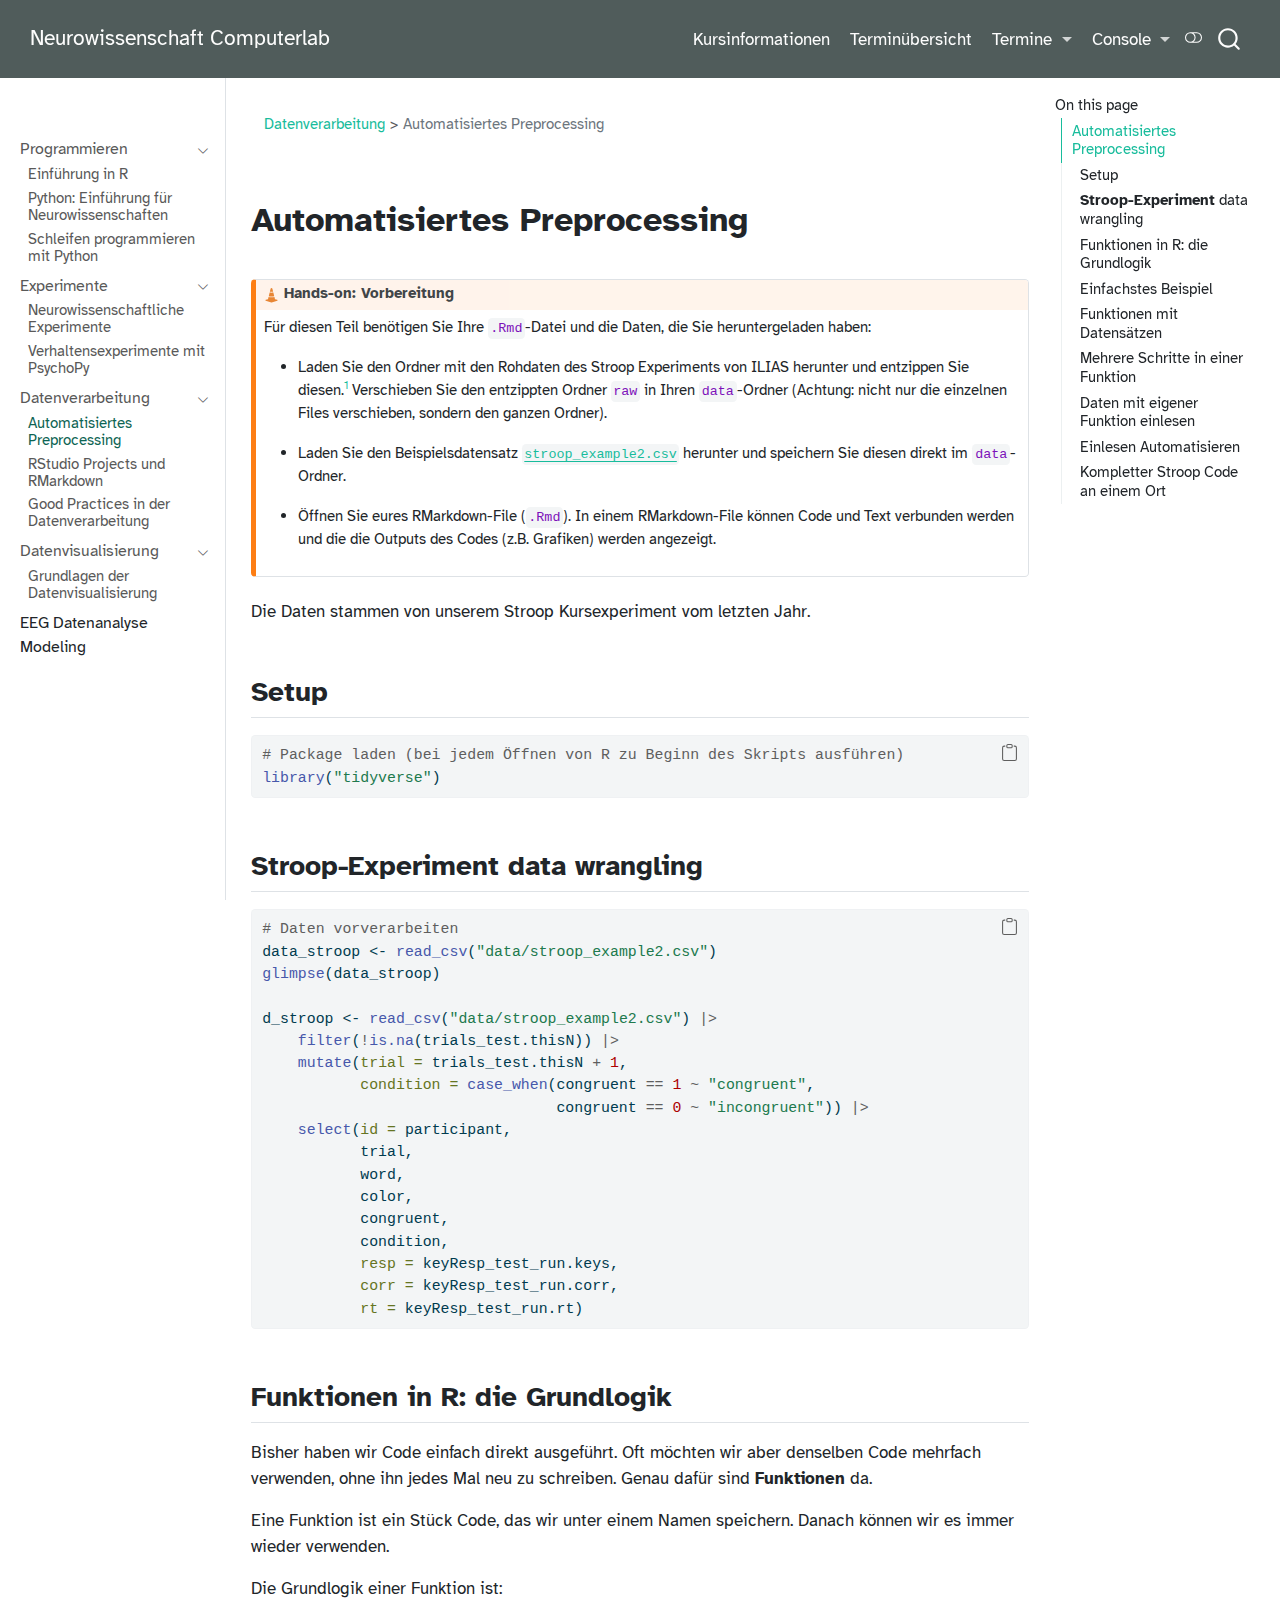
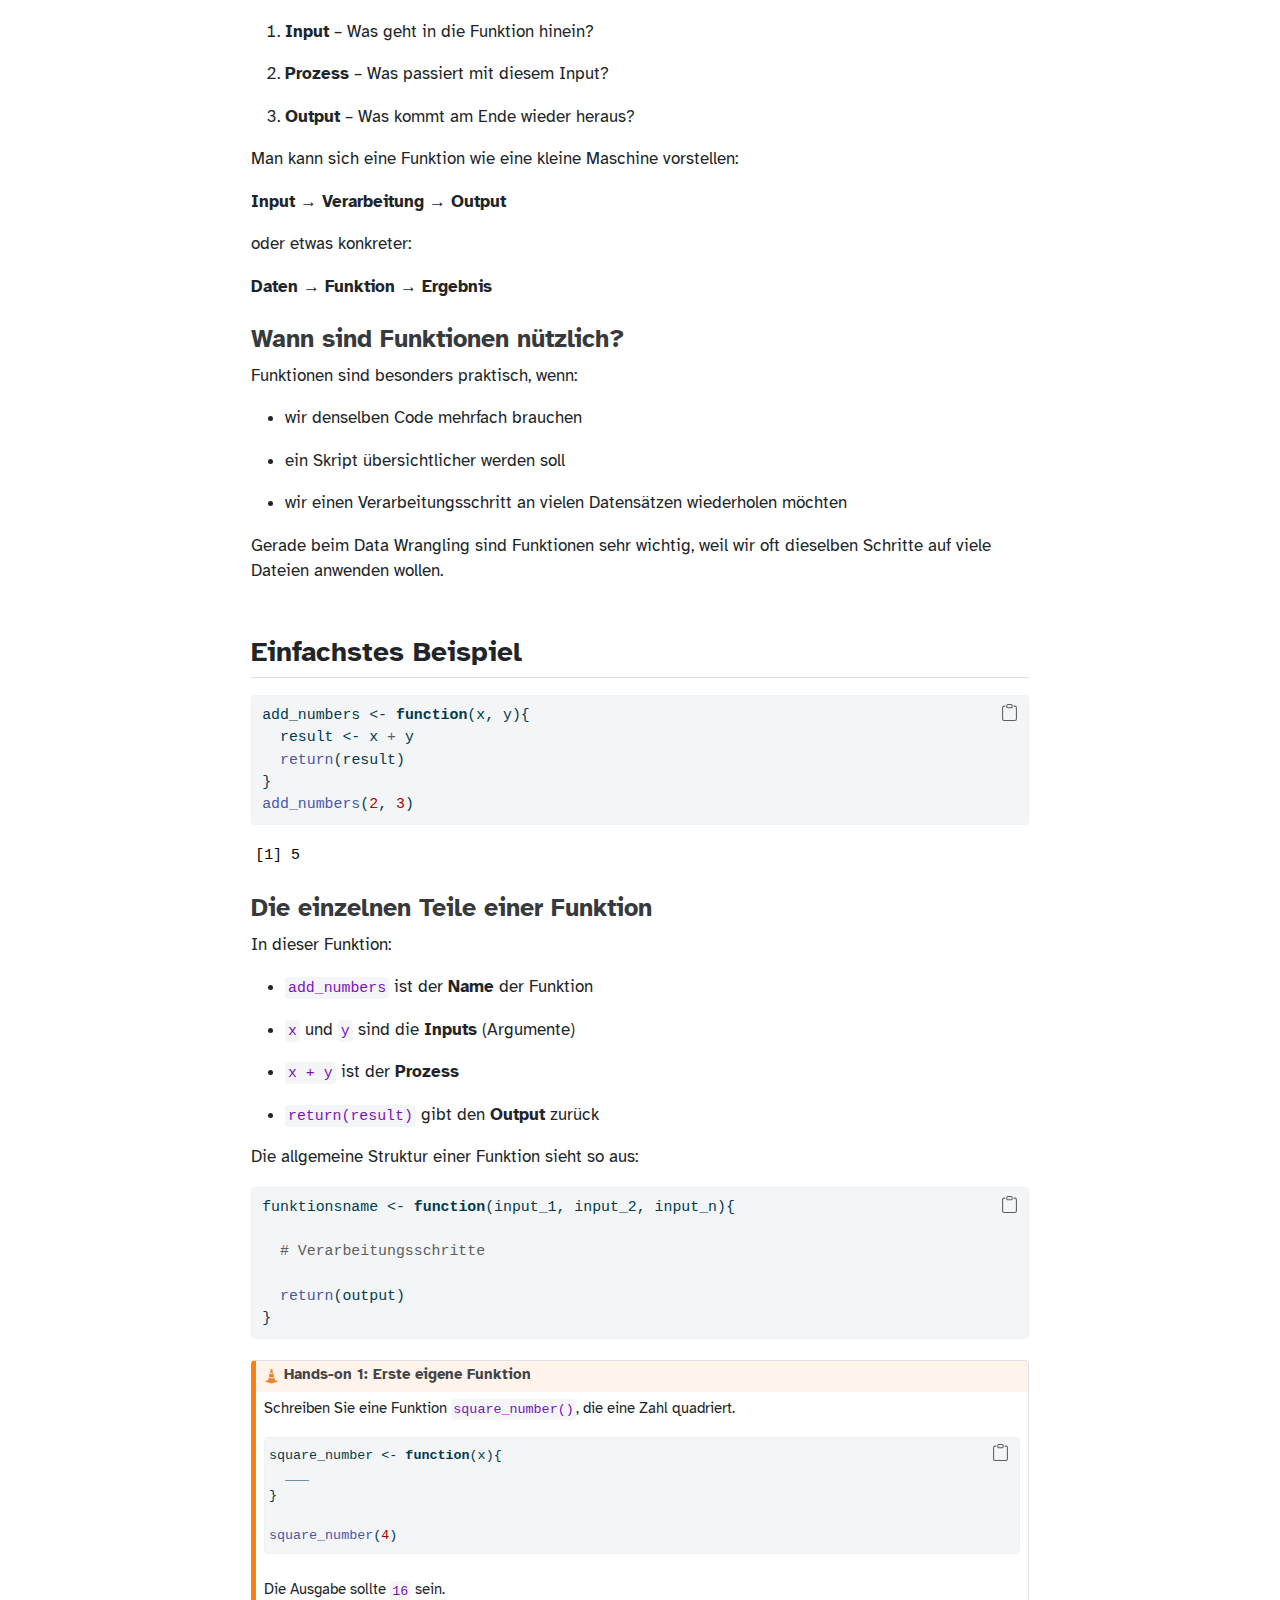
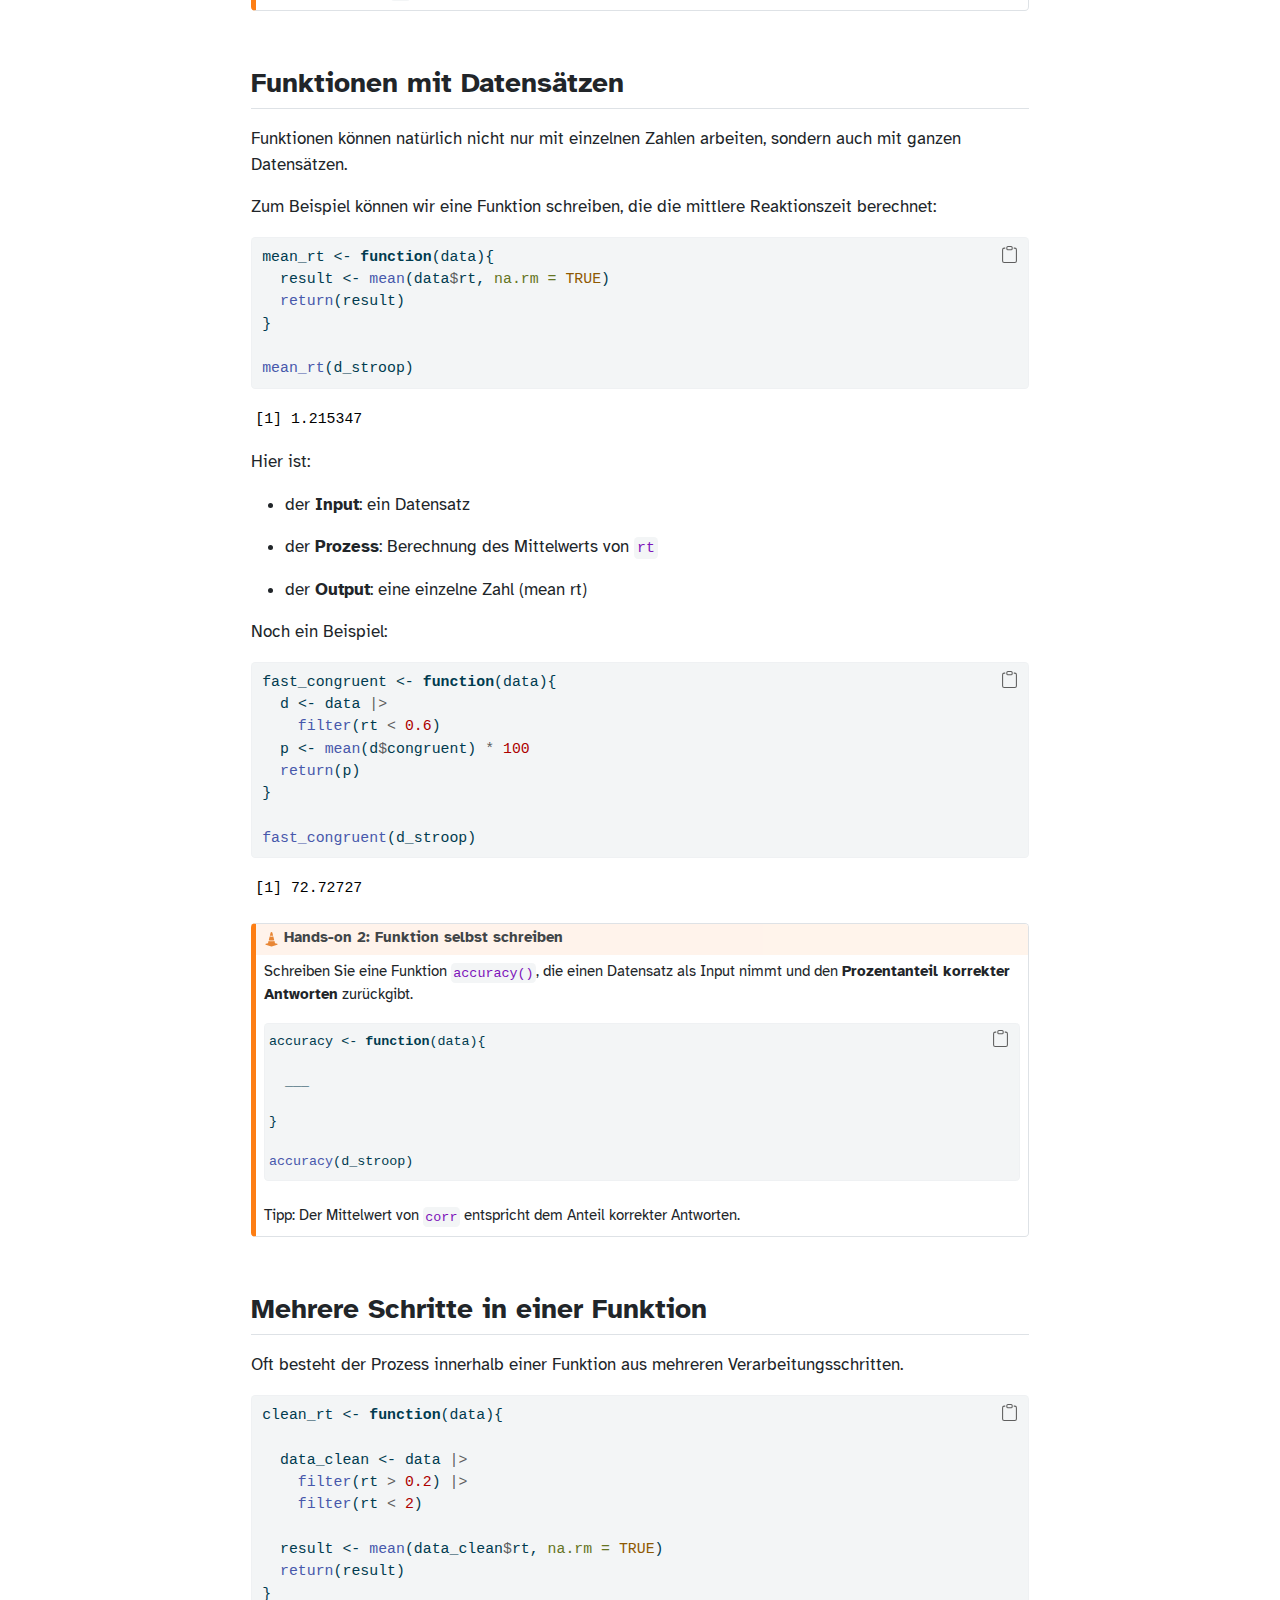
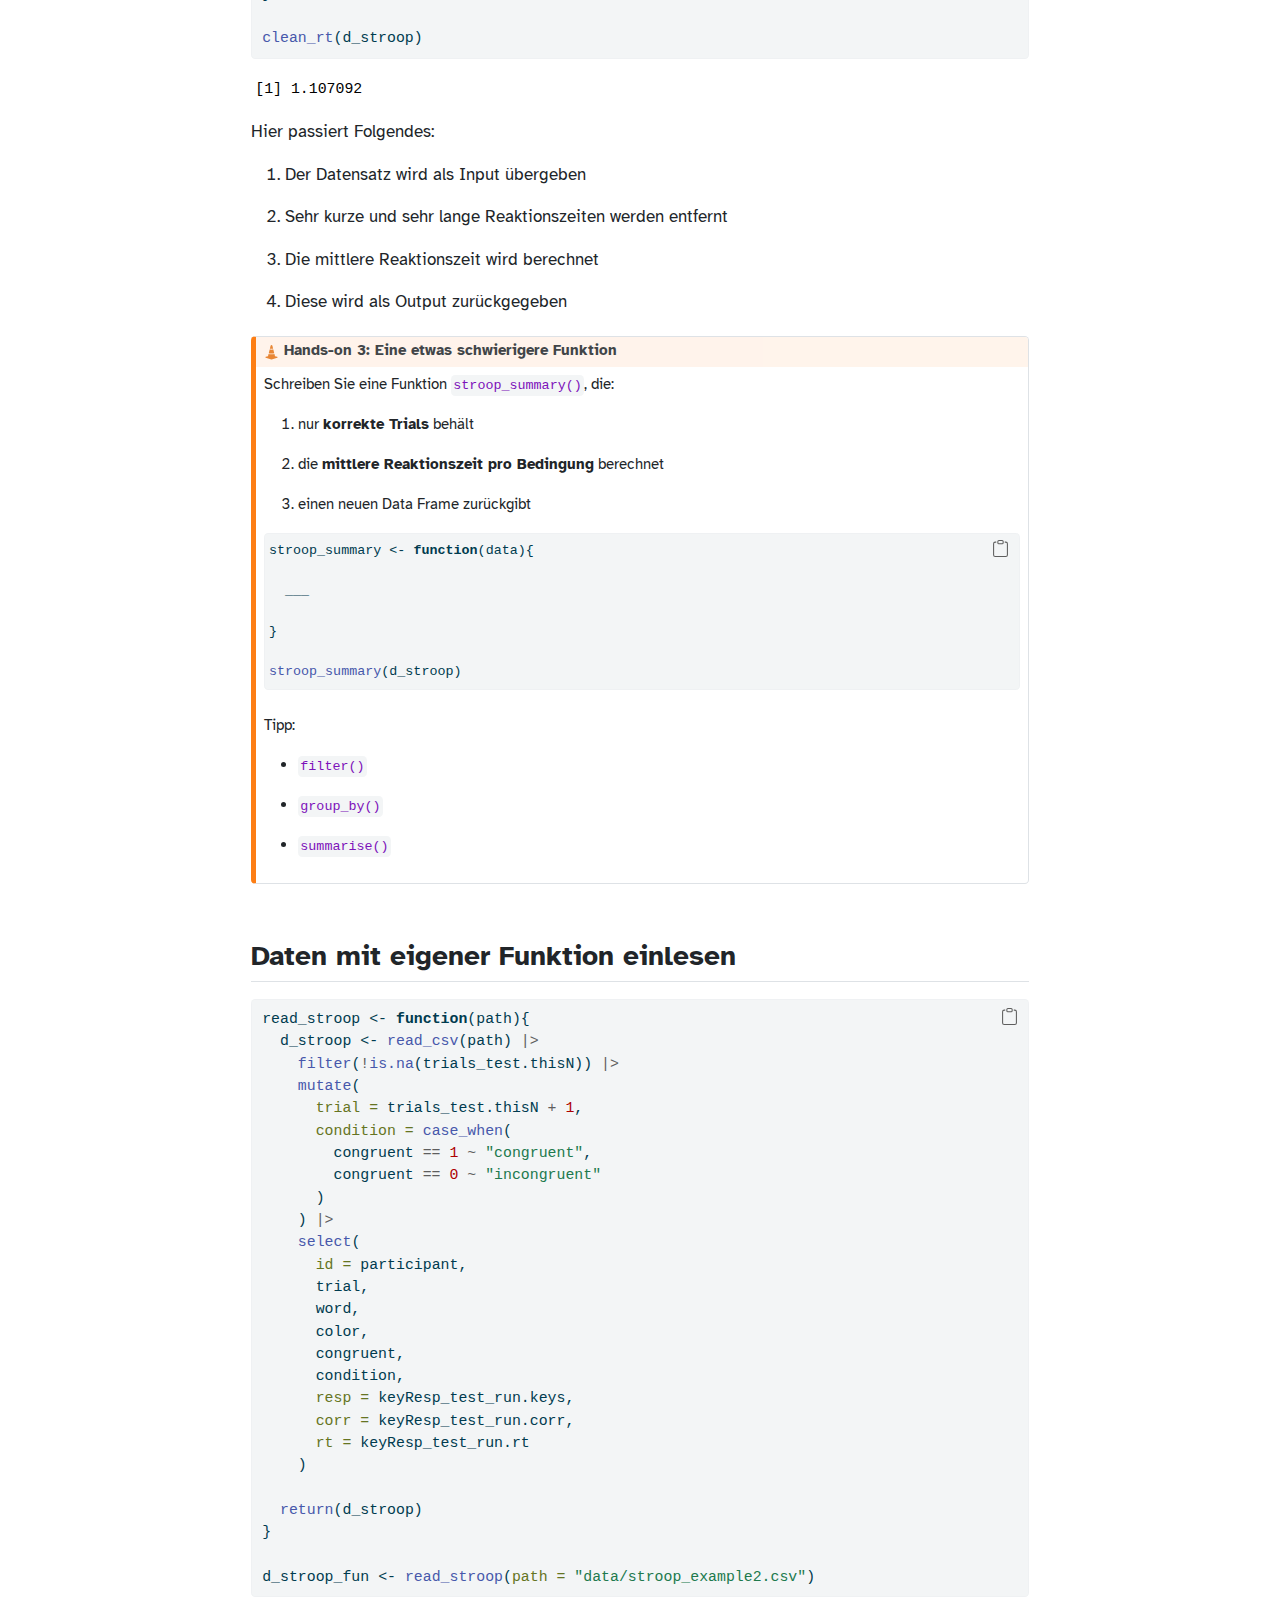
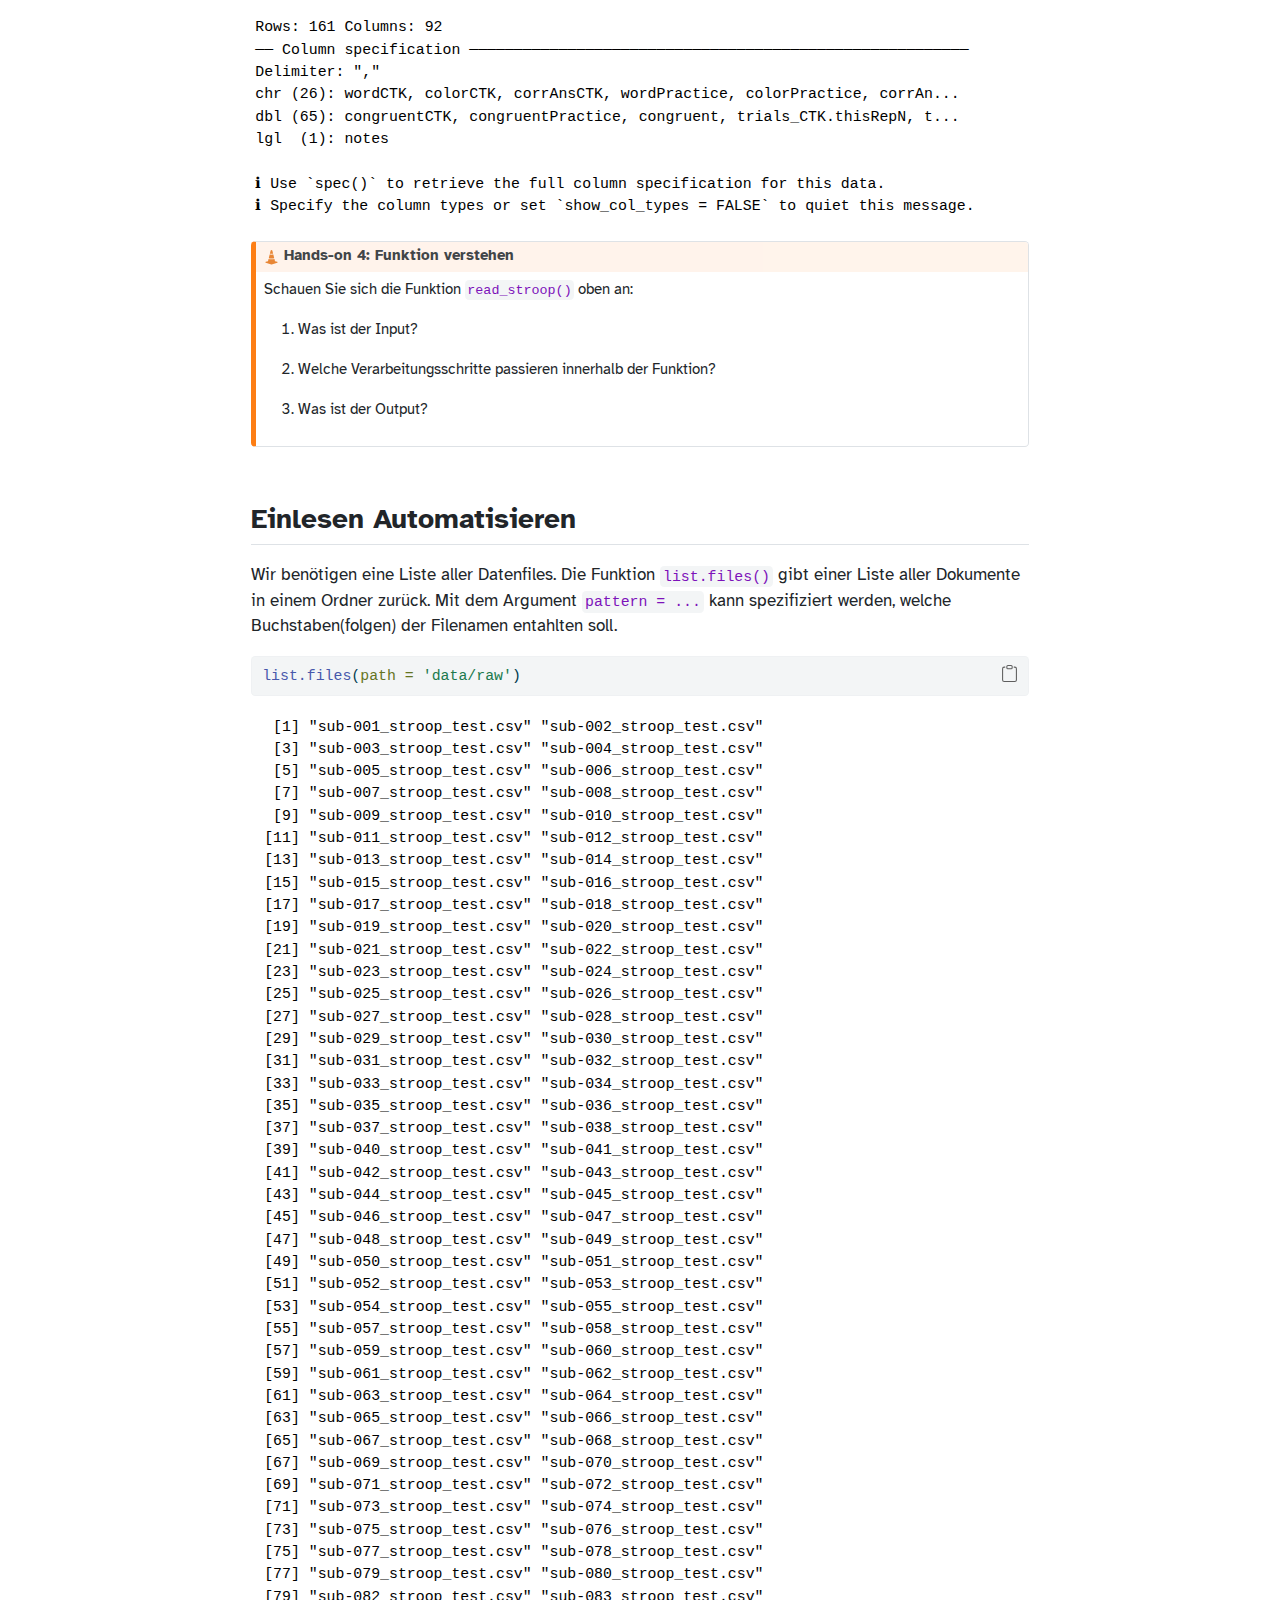
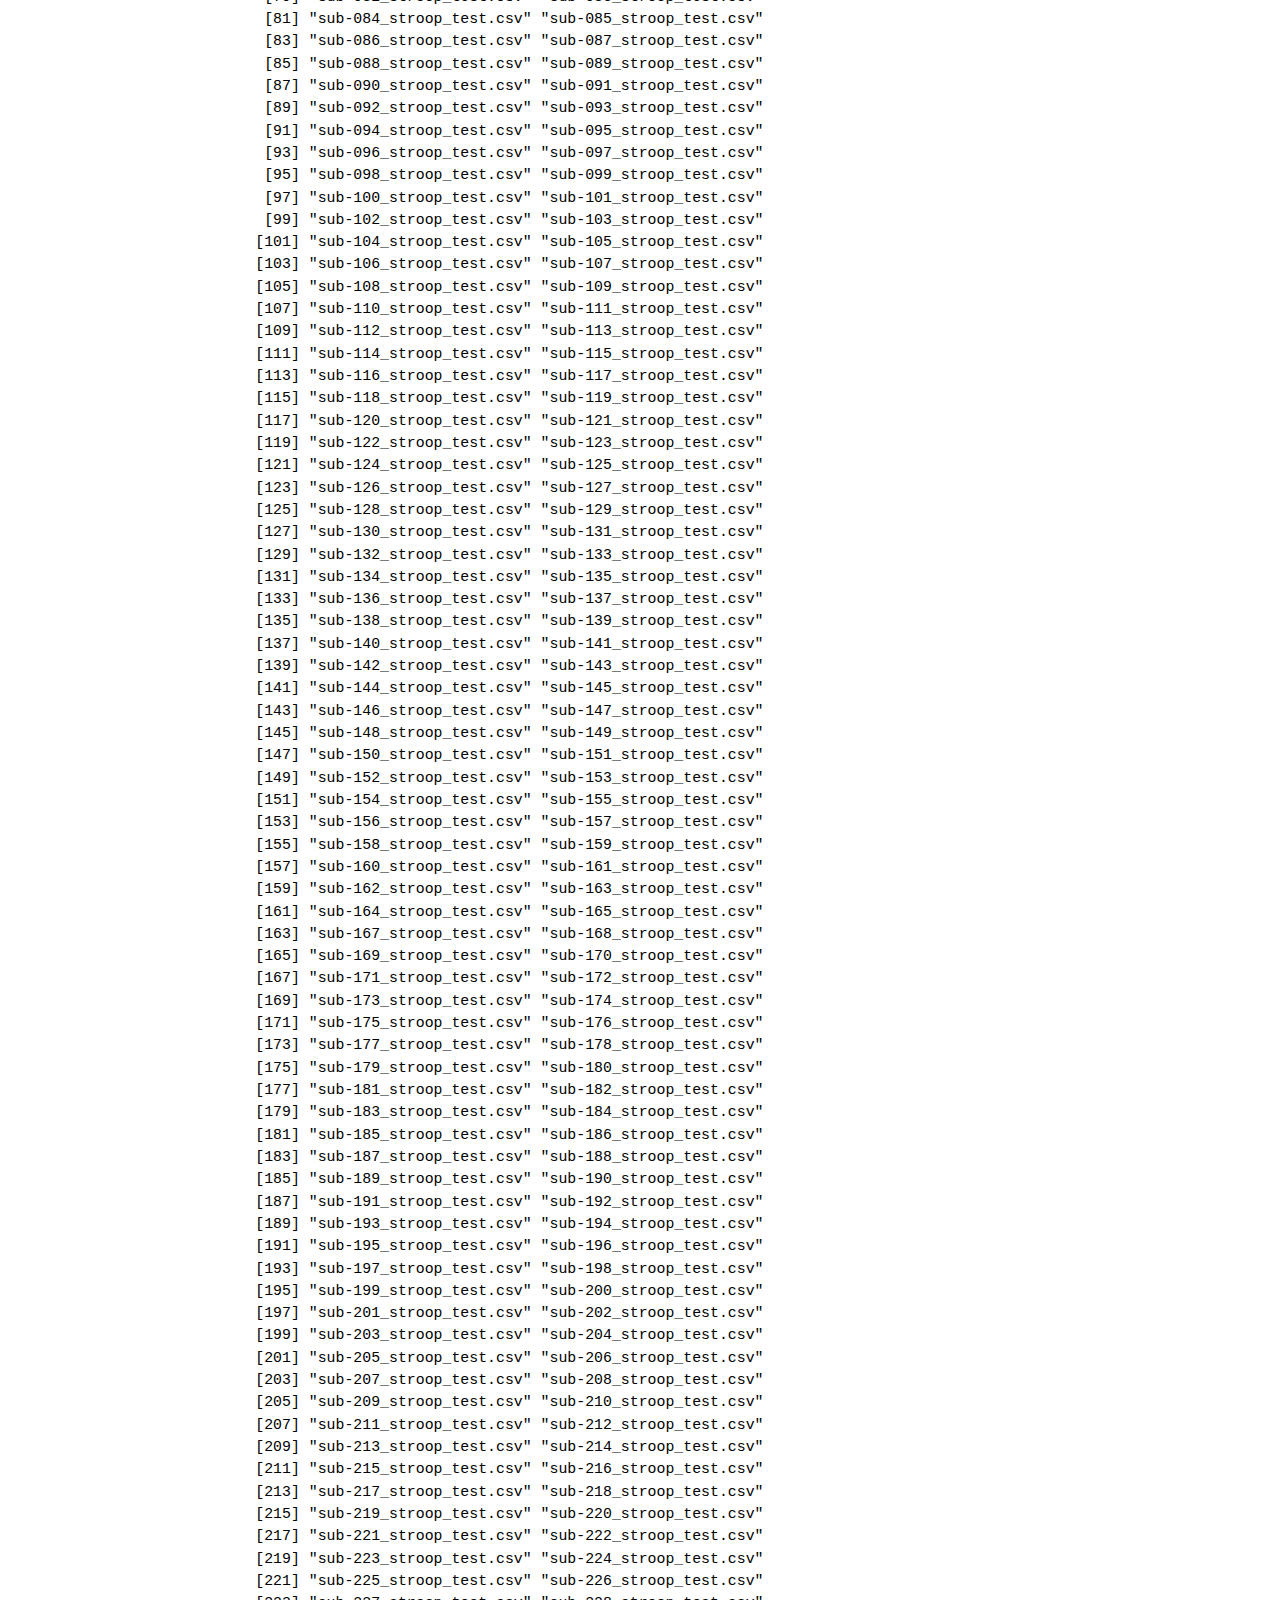
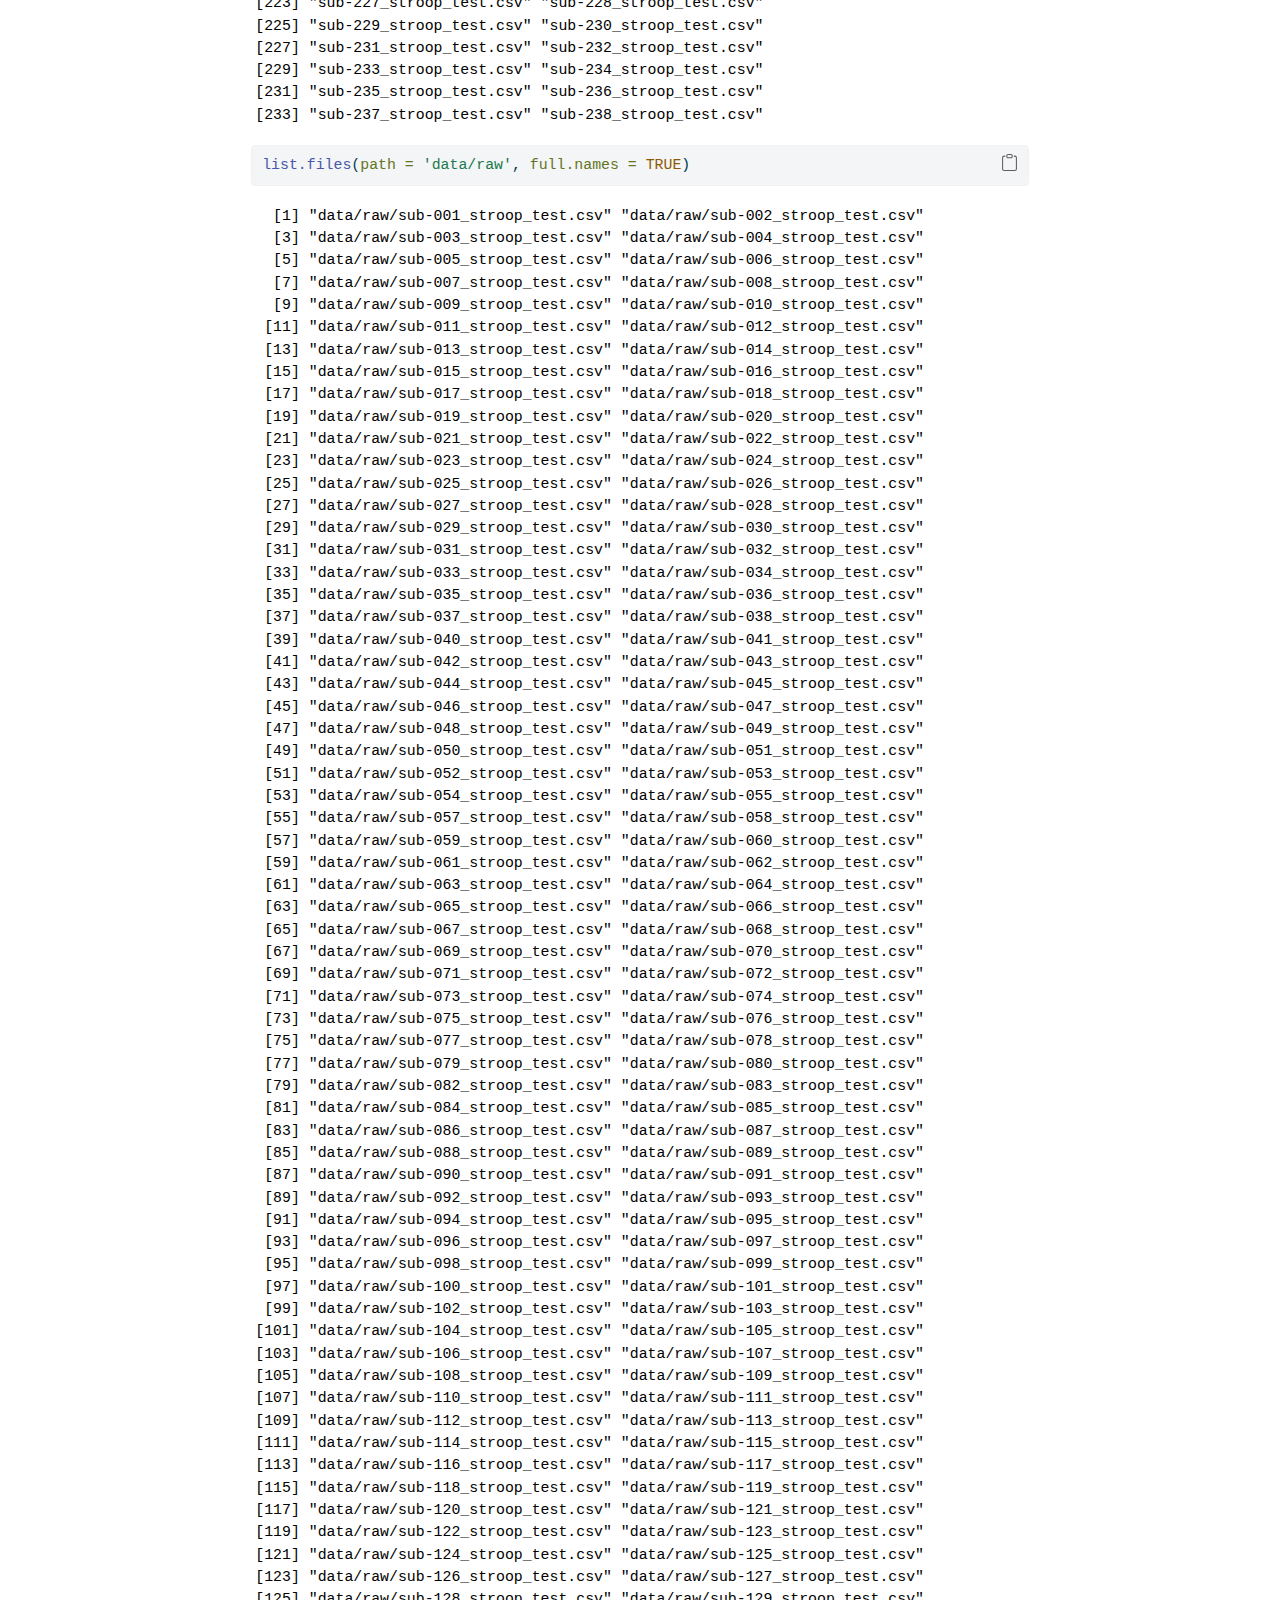
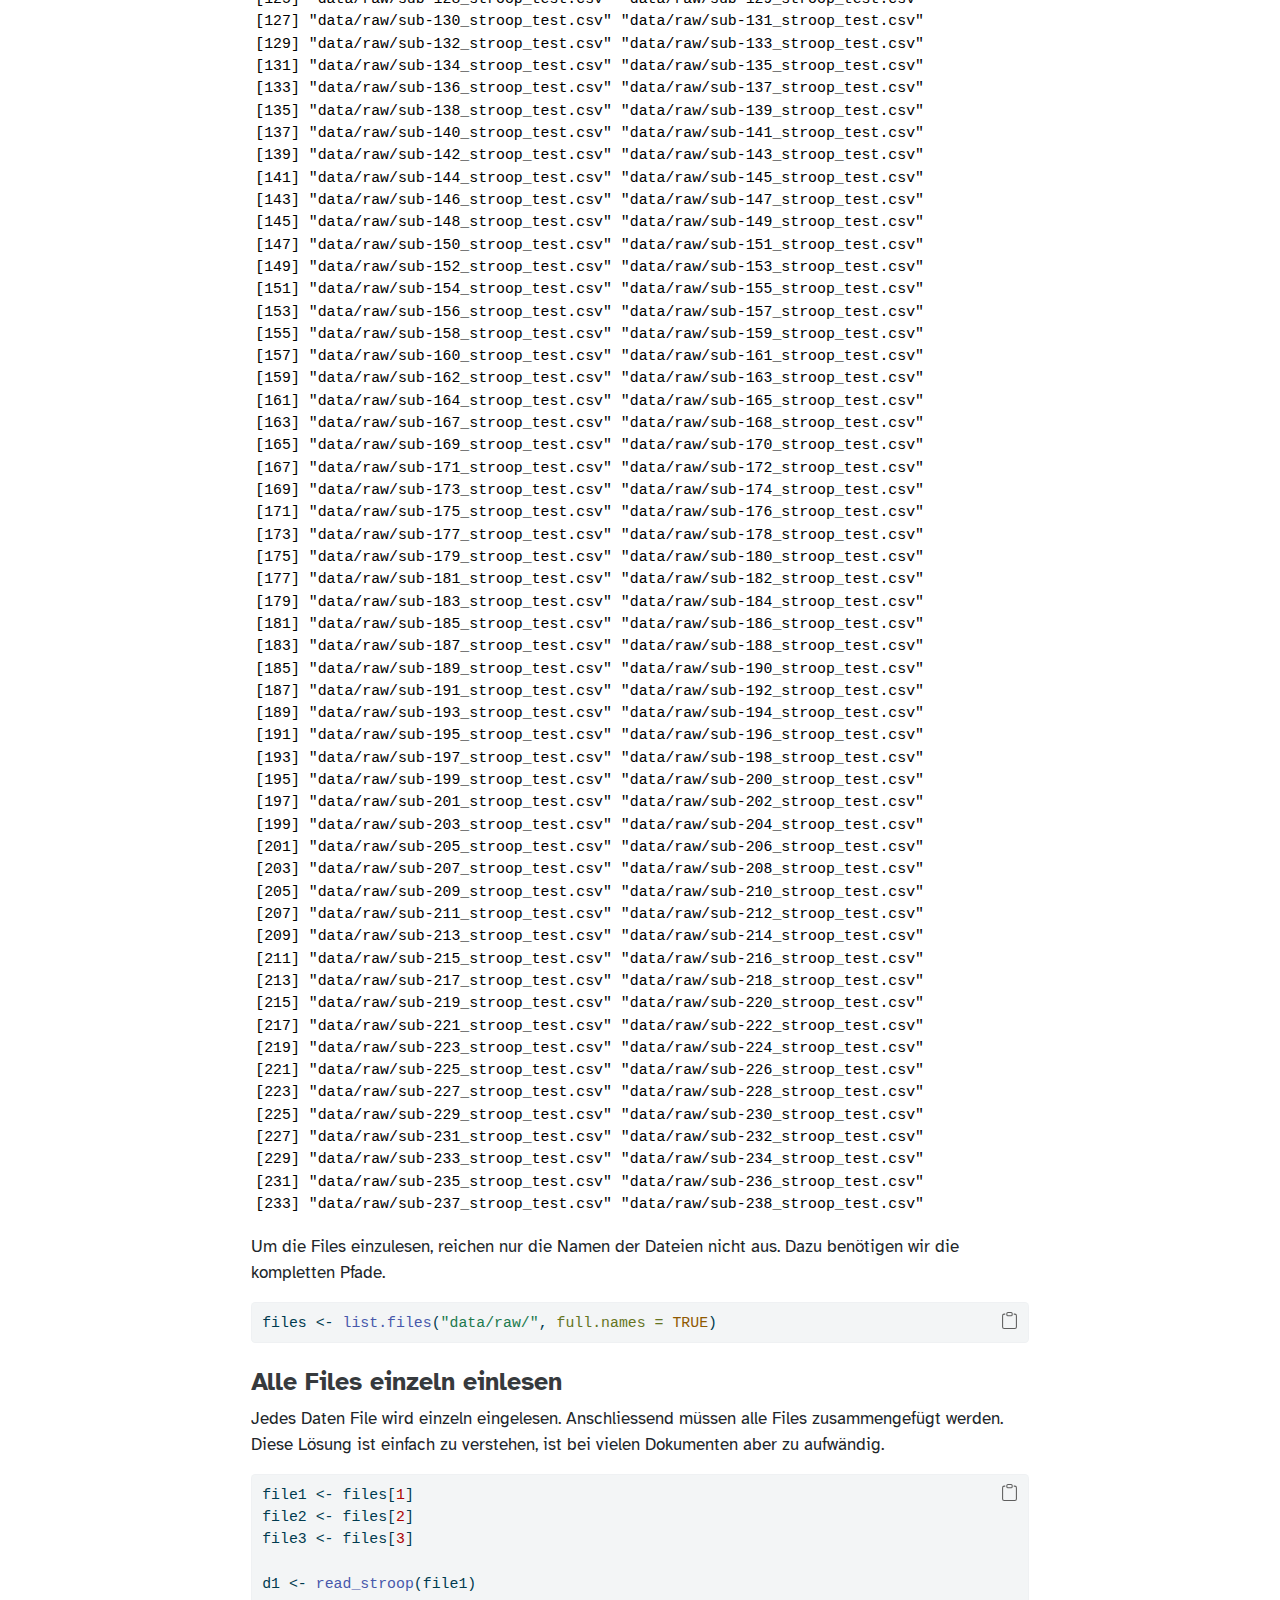
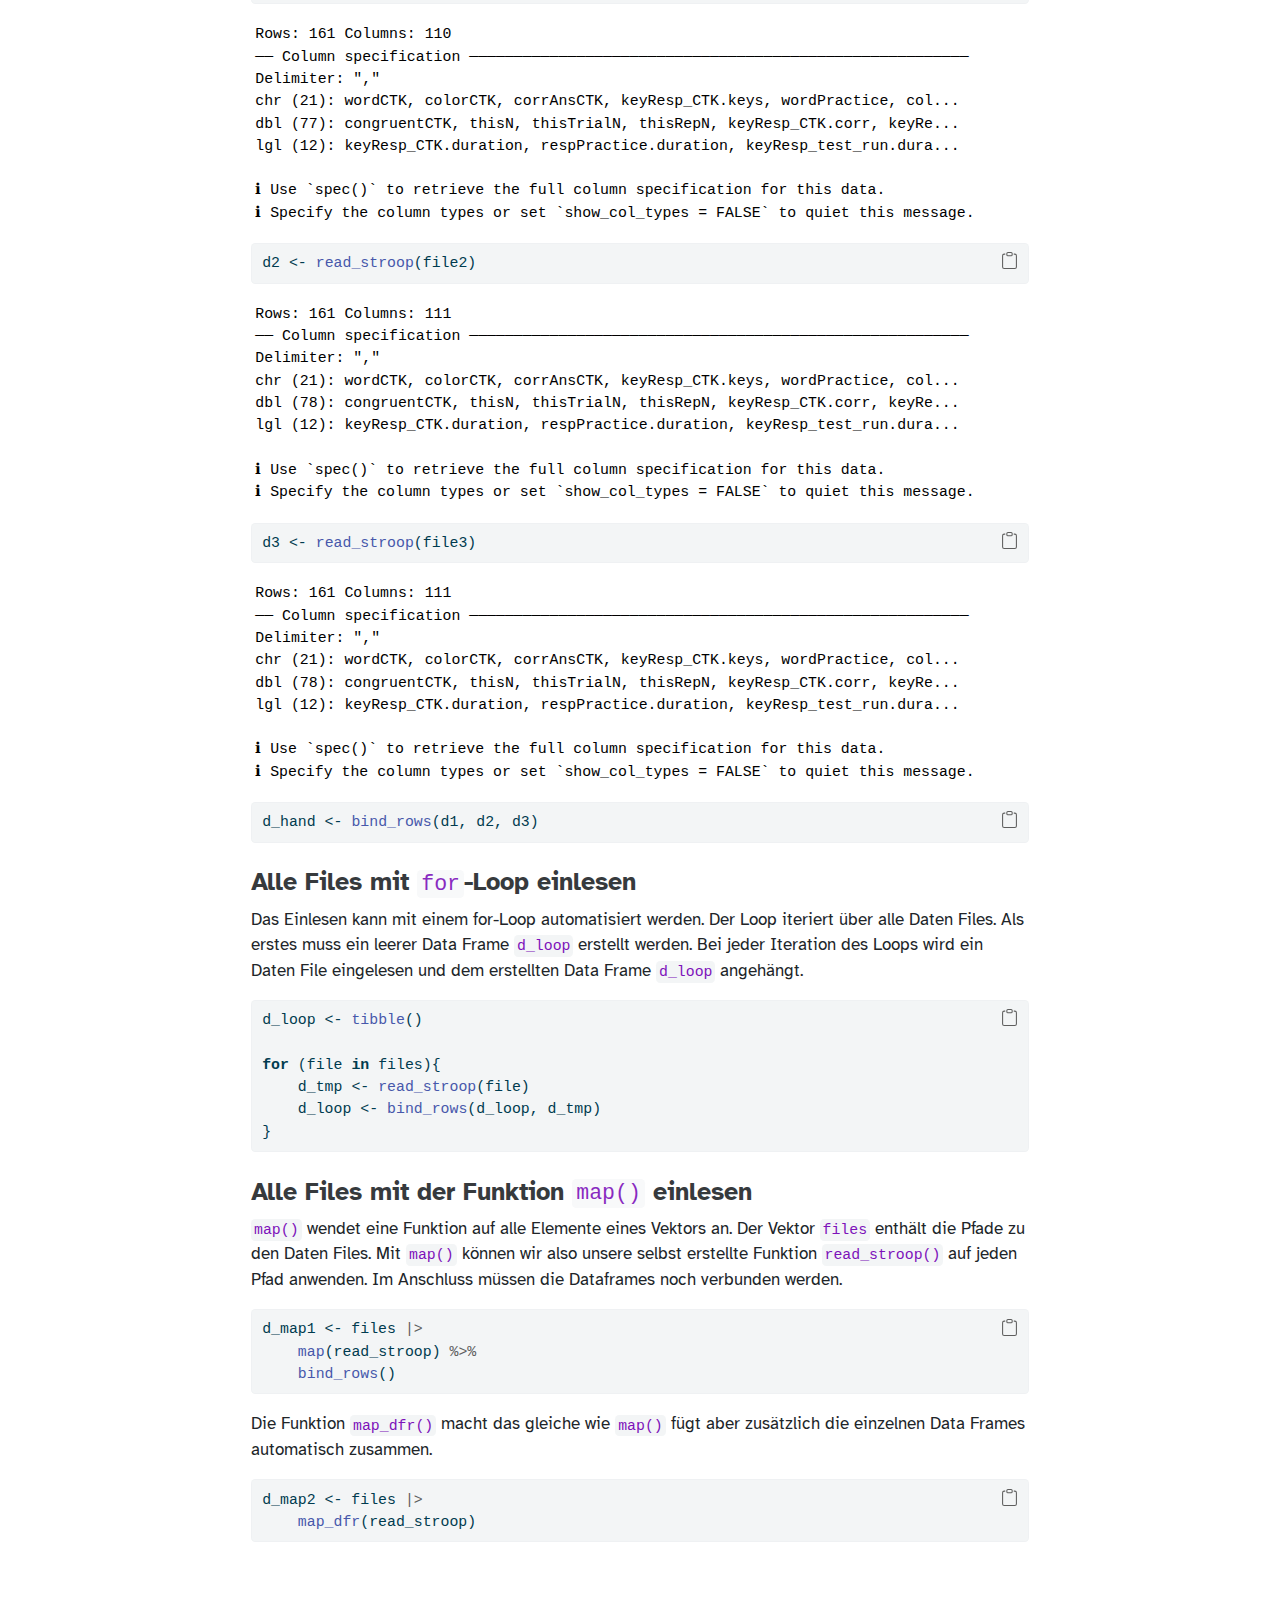
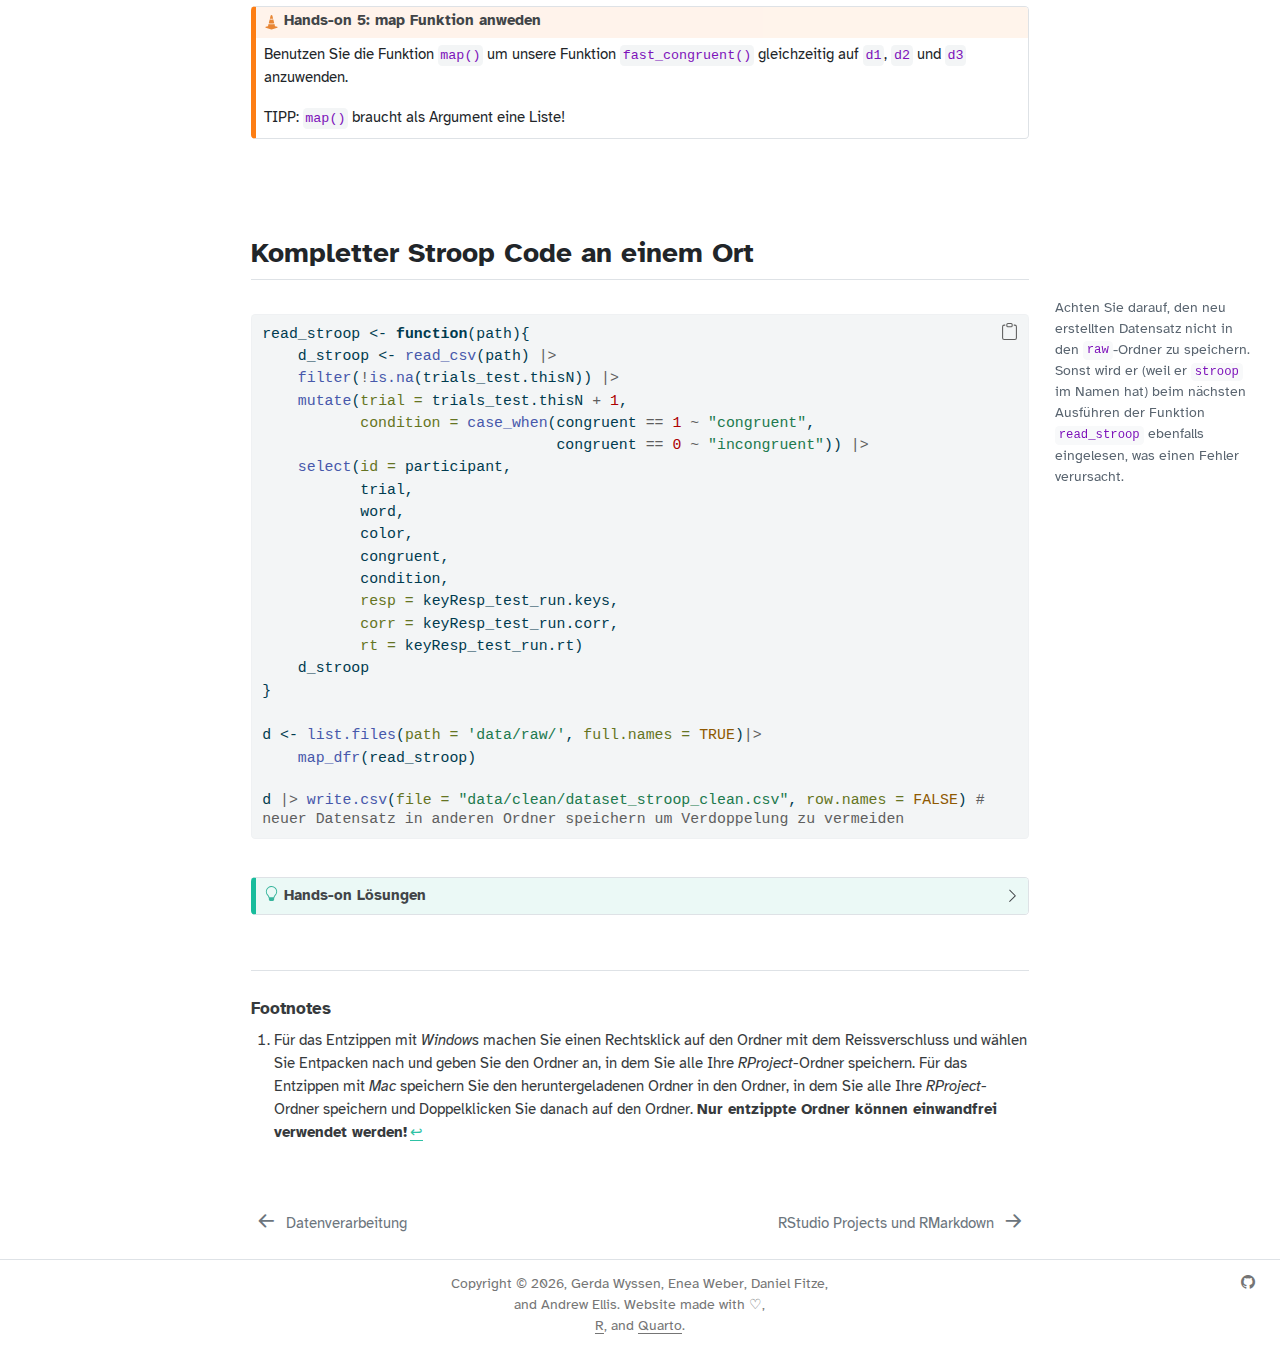
<file: docs/chapters/functions_wrangling.html>
<!DOCTYPE html>
<html xmlns="http://www.w3.org/1999/xhtml" lang="en" xml:lang="en"><head>

<meta charset="utf-8">
<meta name="generator" content="quarto-1.8.26">

<meta name="viewport" content="width=device-width, initial-scale=1.0, user-scalable=yes">


<title>functions_wrangling – Neurowissenschaft Computerlab</title>
<style>
code{white-space: pre-wrap;}
span.smallcaps{font-variant: small-caps;}
div.columns{display: flex; gap: min(4vw, 1.5em);}
div.column{flex: auto; overflow-x: auto;}
div.hanging-indent{margin-left: 1.5em; text-indent: -1.5em;}
ul.task-list{list-style: none;}
ul.task-list li input[type="checkbox"] {
  width: 0.8em;
  margin: 0 0.8em 0.2em -1em; /* quarto-specific, see https://github.com/quarto-dev/quarto-cli/issues/4556 */ 
  vertical-align: middle;
}
/* CSS for syntax highlighting */
html { -webkit-text-size-adjust: 100%; }
pre > code.sourceCode { white-space: pre; position: relative; }
pre > code.sourceCode > span { display: inline-block; line-height: 1.25; }
pre > code.sourceCode > span:empty { height: 1.2em; }
.sourceCode { overflow: visible; }
code.sourceCode > span { color: inherit; text-decoration: inherit; }
div.sourceCode { margin: 1em 0; }
pre.sourceCode { margin: 0; }
@media screen {
div.sourceCode { overflow: auto; }
}
@media print {
pre > code.sourceCode { white-space: pre-wrap; }
pre > code.sourceCode > span { text-indent: -5em; padding-left: 5em; }
}
pre.numberSource code
  { counter-reset: source-line 0; }
pre.numberSource code > span
  { position: relative; left: -4em; counter-increment: source-line; }
pre.numberSource code > span > a:first-child::before
  { content: counter(source-line);
    position: relative; left: -1em; text-align: right; vertical-align: baseline;
    border: none; display: inline-block;
    -webkit-touch-callout: none; -webkit-user-select: none;
    -khtml-user-select: none; -moz-user-select: none;
    -ms-user-select: none; user-select: none;
    padding: 0 4px; width: 4em;
  }
pre.numberSource { margin-left: 3em;  padding-left: 4px; }
div.sourceCode
  {   }
@media screen {
pre > code.sourceCode > span > a:first-child::before { text-decoration: underline; }
}
</style>


<script src="../site_libs/quarto-nav/quarto-nav.js"></script>
<script src="../site_libs/clipboard/clipboard.min.js"></script>
<script src="../site_libs/quarto-search/autocomplete.umd.js"></script>
<script src="../site_libs/quarto-search/fuse.min.js"></script>
<script src="../site_libs/quarto-search/quarto-search.js"></script>
<meta name="quarto:offset" content="../">
<link href="../chapters/rmarkdown.html" rel="next">
<link href="../chapters/basics_datawrangling.html" rel="prev">
<link href="../imgs/logo_landing.png" rel="icon" type="image/png">
<script src="../site_libs/quarto-html/quarto.js" type="module"></script>
<script src="../site_libs/quarto-html/tabsets/tabsets.js" type="module"></script>
<script src="../site_libs/quarto-html/axe/axe-check.js" type="module"></script>
<script src="../site_libs/quarto-html/popper.min.js"></script>
<script src="../site_libs/quarto-html/tippy.umd.min.js"></script>
<script src="../site_libs/quarto-html/anchor.min.js"></script>
<link href="../site_libs/quarto-html/tippy.css" rel="stylesheet">
<link href="../site_libs/quarto-html/quarto-syntax-highlighting-587c61ba64f3a5504c4d52d930310e48.css" rel="stylesheet" class="quarto-color-scheme" id="quarto-text-highlighting-styles">
<link href="../site_libs/quarto-html/quarto-syntax-highlighting-dark-b758ccaa5987ceb1b75504551e579abf.css" rel="stylesheet" class="quarto-color-scheme quarto-color-alternate" id="quarto-text-highlighting-styles">
<link href="../site_libs/quarto-html/quarto-syntax-highlighting-587c61ba64f3a5504c4d52d930310e48.css" rel="stylesheet" class="quarto-color-scheme-extra" id="quarto-text-highlighting-styles">
<script src="../site_libs/bootstrap/bootstrap.min.js"></script>
<link href="../site_libs/bootstrap/bootstrap-icons.css" rel="stylesheet">
<link href="../site_libs/bootstrap/bootstrap-cdbc3631c51ce3e0d9bcdf02df00f99f.min.css" rel="stylesheet" append-hash="true" class="quarto-color-scheme" id="quarto-bootstrap" data-mode="light">
<link href="../site_libs/bootstrap/bootstrap-dark-a7d9048d97f31e8fb63faba404854c4e.min.css" rel="stylesheet" append-hash="true" class="quarto-color-scheme quarto-color-alternate" id="quarto-bootstrap" data-mode="dark">
<link href="../site_libs/bootstrap/bootstrap-cdbc3631c51ce3e0d9bcdf02df00f99f.min.css" rel="stylesheet" append-hash="true" class="quarto-color-scheme-extra" id="quarto-bootstrap" data-mode="light">
<script id="quarto-search-options" type="application/json">{
  "location": "navbar",
  "copy-button": false,
  "collapse-after": 3,
  "panel-placement": "end",
  "type": "overlay",
  "limit": 50,
  "keyboard-shortcut": [
    "f",
    "/",
    "s"
  ],
  "show-item-context": false,
  "language": {
    "search-no-results-text": "No results",
    "search-matching-documents-text": "matching documents",
    "search-copy-link-title": "Copy link to search",
    "search-hide-matches-text": "Hide additional matches",
    "search-more-match-text": "more match in this document",
    "search-more-matches-text": "more matches in this document",
    "search-clear-button-title": "Clear",
    "search-text-placeholder": "",
    "search-detached-cancel-button-title": "Cancel",
    "search-submit-button-title": "Submit",
    "search-label": "Search"
  }
}</script>
<style>
div.callout-debugging.callout {
  border-left-color: RosyBrown;
}
div.callout-debugging.callout-style-default > .callout-header {
  background-color: rgb(from RosyBrown r g b / 13%);
}
div.callout-debugging .callout-toggle::before {  background-image: url('data:image/svg+xml,<svg xmlns="http://www.w3.org/2000/svg" width="16" height="16" fill="rgb(33, 37, 41)" class="bi bi-chevron-down" viewBox="0 0 16 16"><path fill-rule="evenodd" d="M1.646 4.646a.5.5 0 0 1 .708 0L8 10.293l5.646-5.647a.5.5 0 0 1 .708.708l-6 6a.5.5 0 0 1-.708 0l-6-6a.5.5 0 0 1 0-.708z"/></svg>');}
div.callout-debugging.callout-style-default .callout-icon::before, div.callout-debugging.callout-titled .callout-icon::before {
  font-family: 'Font Awesome 6 Free', FontAwesome;
  font-style: normal;
  content: '\e4d0' !important;
  background-image: none;
}
div.callout-hands-on.callout {
  border-left-color: RosyBrown;
}
div.callout-hands-on.callout-style-default > .callout-header {
  background-color: rgb(from RosyBrown r g b / 13%);
}
div.callout-hands-on .callout-toggle::before {  background-image: url('data:image/svg+xml,<svg xmlns="http://www.w3.org/2000/svg" width="16" height="16" fill="rgb(33, 37, 41)" class="bi bi-chevron-down" viewBox="0 0 16 16"><path fill-rule="evenodd" d="M1.646 4.646a.5.5 0 0 1 .708 0L8 10.293l5.646-5.647a.5.5 0 0 1 .708.708l-6 6a.5.5 0 0 1-.708 0l-6-6a.5.5 0 0 1 0-.708z"/></svg>');}
div.callout-hands-on.callout-style-default .callout-icon::before, div.callout-hands-on.callout-titled .callout-icon::before {
  font-family: 'Font Awesome 6 Free', FontAwesome;
  font-style: normal;
  content: 'nil' !important;
  background-image: none;
}
div.callout-learnings.callout {
  border-left-color: LightSlateGray;
}
div.callout-learnings.callout-style-default > .callout-header {
  background-color: rgb(from LightSlateGray r g b / 13%);
}
div.callout-learnings .callout-toggle::before {  background-image: url('data:image/svg+xml,<svg xmlns="http://www.w3.org/2000/svg" width="16" height="16" fill="rgb(33, 37, 41)" class="bi bi-chevron-down" viewBox="0 0 16 16"><path fill-rule="evenodd" d="M1.646 4.646a.5.5 0 0 1 .708 0L8 10.293l5.646-5.647a.5.5 0 0 1 .708.708l-6 6a.5.5 0 0 1-.708 0l-6-6a.5.5 0 0 1 0-.708z"/></svg>');}
div.callout-learnings.callout-style-default .callout-icon::before, div.callout-learnings.callout-titled .callout-icon::before {
  background-image: url('data:image/svg+xml,<svg xmlns="http://www.w3.org/2000/svg" width="16" height="16" fill="LightSlateGray" class="bi bi-exclamation-triangle" viewBox="0 0 16 16"><path d="M7.938 2.016A.13.13 0 0 1 8.002 2a.13.13 0 0 1 .063.016.146.146 0 0 1 .054.057l6.857 11.667c.036.06.035.124.002.183a.163.163 0 0 1-.054.06.116.116 0 0 1-.066.017H1.146a.115.115 0 0 1-.066-.017.163.163 0 0 1-.054-.06.176.176 0 0 1 .002-.183L7.884 2.073a.147.147 0 0 1 .054-.057zm1.044-.45a1.13 1.13 0 0 0-1.96 0L.165 13.233c-.457.778.091 1.767.98 1.767h13.713c.889 0 1.438-.99.98-1.767L8.982 1.566z"/></svg>');
}
div.callout-preparation.callout {
  border-left-color: RosyBrown;
}
div.callout-preparation.callout-style-default > .callout-header {
  background-color: rgb(from RosyBrown r g b / 13%);
}
div.callout-preparation .callout-toggle::before {  background-image: url('data:image/svg+xml,<svg xmlns="http://www.w3.org/2000/svg" width="16" height="16" fill="rgb(33, 37, 41)" class="bi bi-chevron-down" viewBox="0 0 16 16"><path fill-rule="evenodd" d="M1.646 4.646a.5.5 0 0 1 .708 0L8 10.293l5.646-5.647a.5.5 0 0 1 .708.708l-6 6a.5.5 0 0 1-.708 0l-6-6a.5.5 0 0 1 0-.708z"/></svg>');}
div.callout-preparation.callout-style-default .callout-icon::before, div.callout-preparation.callout-titled .callout-icon::before {
  font-family: 'Font Awesome 6 Free', FontAwesome;
  font-style: normal;
  content: 'nil' !important;
  background-image: none;
}
</style>


<link rel="stylesheet" href="../include/webex.css">
</head>

<body class="nav-sidebar docked nav-fixed quarto-light"><script id="quarto-html-before-body" type="application/javascript">
    const toggleBodyColorMode = (bsSheetEl) => {
      const mode = bsSheetEl.getAttribute("data-mode");
      const bodyEl = window.document.querySelector("body");
      if (mode === "dark") {
        bodyEl.classList.add("quarto-dark");
        bodyEl.classList.remove("quarto-light");
      } else {
        bodyEl.classList.add("quarto-light");
        bodyEl.classList.remove("quarto-dark");
      }
    }
    const toggleBodyColorPrimary = () => {
      const bsSheetEl = window.document.querySelector("link#quarto-bootstrap:not([rel=disabled-stylesheet])");
      if (bsSheetEl) {
        toggleBodyColorMode(bsSheetEl);
      }
    }
    const setColorSchemeToggle = (alternate) => {
      const toggles = window.document.querySelectorAll('.quarto-color-scheme-toggle');
      for (let i=0; i < toggles.length; i++) {
        const toggle = toggles[i];
        if (toggle) {
          if (alternate) {
            toggle.classList.add("alternate");
          } else {
            toggle.classList.remove("alternate");
          }
        }
      }
    };
    const toggleColorMode = (alternate) => {
      // Switch the stylesheets
      const primaryStylesheets = window.document.querySelectorAll('link.quarto-color-scheme:not(.quarto-color-alternate)');
      const alternateStylesheets = window.document.querySelectorAll('link.quarto-color-scheme.quarto-color-alternate');
      manageTransitions('#quarto-margin-sidebar .nav-link', false);
      if (alternate) {
        // note: dark is layered on light, we don't disable primary!
        enableStylesheet(alternateStylesheets);
        for (const sheetNode of alternateStylesheets) {
          if (sheetNode.id === "quarto-bootstrap") {
            toggleBodyColorMode(sheetNode);
          }
        }
      } else {
        disableStylesheet(alternateStylesheets);
        enableStylesheet(primaryStylesheets)
        toggleBodyColorPrimary();
      }
      manageTransitions('#quarto-margin-sidebar .nav-link', true);
      // Switch the toggles
      setColorSchemeToggle(alternate)
      // Hack to workaround the fact that safari doesn't
      // properly recolor the scrollbar when toggling (#1455)
      if (navigator.userAgent.indexOf('Safari') > 0 && navigator.userAgent.indexOf('Chrome') == -1) {
        manageTransitions("body", false);
        window.scrollTo(0, 1);
        setTimeout(() => {
          window.scrollTo(0, 0);
          manageTransitions("body", true);
        }, 40);
      }
    }
    const disableStylesheet = (stylesheets) => {
      for (let i=0; i < stylesheets.length; i++) {
        const stylesheet = stylesheets[i];
        stylesheet.rel = 'disabled-stylesheet';
      }
    }
    const enableStylesheet = (stylesheets) => {
      for (let i=0; i < stylesheets.length; i++) {
        const stylesheet = stylesheets[i];
        if(stylesheet.rel !== 'stylesheet') { // for Chrome, which will still FOUC without this check
          stylesheet.rel = 'stylesheet';
        }
      }
    }
    const manageTransitions = (selector, allowTransitions) => {
      const els = window.document.querySelectorAll(selector);
      for (let i=0; i < els.length; i++) {
        const el = els[i];
        if (allowTransitions) {
          el.classList.remove('notransition');
        } else {
          el.classList.add('notransition');
        }
      }
    }
    const isFileUrl = () => {
      return window.location.protocol === 'file:';
    }
    const hasAlternateSentinel = () => {
      let styleSentinel = getColorSchemeSentinel();
      if (styleSentinel !== null) {
        return styleSentinel === "alternate";
      } else {
        return false;
      }
    }
    const setStyleSentinel = (alternate) => {
      const value = alternate ? "alternate" : "default";
      if (!isFileUrl()) {
        window.localStorage.setItem("quarto-color-scheme", value);
      } else {
        localAlternateSentinel = value;
      }
    }
    const getColorSchemeSentinel = () => {
      if (!isFileUrl()) {
        const storageValue = window.localStorage.getItem("quarto-color-scheme");
        return storageValue != null ? storageValue : localAlternateSentinel;
      } else {
        return localAlternateSentinel;
      }
    }
    const toggleGiscusIfUsed = (isAlternate, darkModeDefault) => {
      const baseTheme = document.querySelector('#giscus-base-theme')?.value ?? 'light';
      const alternateTheme = document.querySelector('#giscus-alt-theme')?.value ?? 'dark';
      let newTheme = '';
      if(authorPrefersDark) {
        newTheme = isAlternate ? baseTheme : alternateTheme;
      } else {
        newTheme = isAlternate ? alternateTheme : baseTheme;
      }
      const changeGiscusTheme = () => {
        // From: https://github.com/giscus/giscus/issues/336
        const sendMessage = (message) => {
          const iframe = document.querySelector('iframe.giscus-frame');
          if (!iframe) return;
          iframe.contentWindow.postMessage({ giscus: message }, 'https://giscus.app');
        }
        sendMessage({
          setConfig: {
            theme: newTheme
          }
        });
      }
      const isGiscussLoaded = window.document.querySelector('iframe.giscus-frame') !== null;
      if (isGiscussLoaded) {
        changeGiscusTheme();
      }
    };
    const authorPrefersDark = false;
    const darkModeDefault = authorPrefersDark;
      document.querySelector('link#quarto-text-highlighting-styles.quarto-color-scheme-extra').rel = 'disabled-stylesheet';
      document.querySelector('link#quarto-bootstrap.quarto-color-scheme-extra').rel = 'disabled-stylesheet';
    let localAlternateSentinel = darkModeDefault ? 'alternate' : 'default';
    // Dark / light mode switch
    window.quartoToggleColorScheme = () => {
      // Read the current dark / light value
      let toAlternate = !hasAlternateSentinel();
      toggleColorMode(toAlternate);
      setStyleSentinel(toAlternate);
      toggleGiscusIfUsed(toAlternate, darkModeDefault);
      window.dispatchEvent(new Event('resize'));
    };
    // Switch to dark mode if need be
    if (hasAlternateSentinel()) {
      toggleColorMode(true);
    } else {
      toggleColorMode(false);
    }
  </script>

<div id="quarto-search-results"></div>
  <header id="quarto-header" class="headroom fixed-top">
    <nav class="navbar navbar-expand-lg " data-bs-theme="dark">
      <div class="navbar-container container-fluid">
      <div class="navbar-brand-container mx-auto">
    <a class="navbar-brand" href="../index.html">
    <span class="navbar-title">Neurowissenschaft Computerlab</span>
    </a>
  </div>
            <div id="quarto-search" class="" title="Search"></div>
          <button class="navbar-toggler" type="button" data-bs-toggle="collapse" data-bs-target="#navbarCollapse" aria-controls="navbarCollapse" role="menu" aria-expanded="false" aria-label="Toggle navigation" onclick="if (window.quartoToggleHeadroom) { window.quartoToggleHeadroom(); }">
  <span class="navbar-toggler-icon"></span>
</button>
          <div class="collapse navbar-collapse" id="navbarCollapse">
            <ul class="navbar-nav navbar-nav-scroll ms-auto">
  <li class="nav-item">
    <a class="nav-link" href="../course/syllabus.html"> 
<span class="menu-text">Kursinformationen</span></a>
  </li>  
  <li class="nav-item">
    <a class="nav-link" href="../course/overview.html"> 
<span class="menu-text">Terminübersicht</span></a>
  </li>  
  <li class="nav-item dropdown ">
    <a class="nav-link dropdown-toggle" href="#" id="nav-menu-termine" role="link" data-bs-toggle="dropdown" aria-expanded="false">
 <span class="menu-text">Termine</span>
    </a>
    <ul class="dropdown-menu dropdown-menu-end" aria-labelledby="nav-menu-termine">    
        <li>
    <a class="dropdown-item" href="../course/01.html">
 <span class="dropdown-text">T1: 20.02.2026</span></a>
  </li>  
        <li>
    <a class="dropdown-item" href="../course/02.html">
 <span class="dropdown-text">T2: 27.02.2026</span></a>
  </li>  
        <li>
    <a class="dropdown-item" href="../course/03.html">
 <span class="dropdown-text">T3: 06.03.2026</span></a>
  </li>  
        <li>
    <a class="dropdown-item" href="../course/04.html">
 <span class="dropdown-text">T4: 13.03.2026</span></a>
  </li>  
        <li>
    <a class="dropdown-item" href="../course/05.html">
 <span class="dropdown-text">T5 20.03.2026</span></a>
  </li>  
        <li>
    <a class="dropdown-item" href="../course/06.html">
 <span class="dropdown-text">T6 27.03.2026</span></a>
  </li>  
    </ul>
  </li>
  <li class="nav-item dropdown ">
    <a class="nav-link dropdown-toggle" href="#" id="nav-menu-console" role="link" data-bs-toggle="dropdown" aria-expanded="false">
 <span class="menu-text">Console</span>
    </a>
    <ul class="dropdown-menu dropdown-menu-end" aria-labelledby="nav-menu-console">    
        <li>
    <a class="dropdown-item" href="../course/webrconsole.html">
 <span class="dropdown-text">WebR Konsole (R)</span></a>
  </li>  
        <li>
    <a class="dropdown-item" href="../course/pythonconsole.html">
 <span class="dropdown-text">Pyodide Konsole (Python)</span></a>
  </li>  
    </ul>
  </li>
</ul>
          </div> <!-- /navcollapse -->
            <div class="quarto-navbar-tools">
  <a href="" class="quarto-color-scheme-toggle quarto-navigation-tool  px-1" onclick="window.quartoToggleColorScheme(); return false;" title="Toggle dark mode"><i class="bi"></i></a>
</div>
      </div> <!-- /container-fluid -->
    </nav>
  <nav class="quarto-secondary-nav">
    <div class="container-fluid d-flex">
      <button type="button" class="quarto-btn-toggle btn" data-bs-toggle="collapse" role="button" data-bs-target=".quarto-sidebar-collapse-item" aria-controls="quarto-sidebar" aria-expanded="false" aria-label="Toggle sidebar navigation" onclick="if (window.quartoToggleHeadroom) { window.quartoToggleHeadroom(); }">
        <i class="bi bi-layout-text-sidebar-reverse"></i>
      </button>
        <nav class="quarto-page-breadcrumbs" aria-label="breadcrumb"><ol class="breadcrumb"><li class="breadcrumb-item"><a href="../chapters/basics_datawrangling.html">Datenverarbeitung</a></li><li class="breadcrumb-item"><a href="../chapters/functions_wrangling.html">Automatisiertes Preprocessing</a></li></ol></nav>
        <a class="flex-grow-1" role="navigation" data-bs-toggle="collapse" data-bs-target=".quarto-sidebar-collapse-item" aria-controls="quarto-sidebar" aria-expanded="false" aria-label="Toggle sidebar navigation" onclick="if (window.quartoToggleHeadroom) { window.quartoToggleHeadroom(); }">      
        </a>
      <button type="button" class="btn quarto-search-button" aria-label="Search" onclick="window.quartoOpenSearch();">
        <i class="bi bi-search"></i>
      </button>
    </div>
  </nav>
</header>
<!-- content -->
<div id="quarto-content" class="quarto-container page-columns page-rows-contents page-layout-article page-navbar">
<!-- sidebar -->
  <nav id="quarto-sidebar" class="sidebar collapse collapse-horizontal quarto-sidebar-collapse-item sidebar-navigation docked overflow-auto">
        <div class="mt-2 flex-shrink-0 align-items-center">
        <div class="sidebar-search">
        <div id="quarto-search" class="" title="Search"></div>
        </div>
        </div>
    <div class="sidebar-menu-container"> 
    <ul class="list-unstyled mt-1">
        <li class="sidebar-item sidebar-item-section">
      <div class="sidebar-item-container"> 
            <a href="../chapters/basics_programming.html" class="sidebar-item-text sidebar-link">
 <span class="menu-text">Programmieren</span></a>
          <a class="sidebar-item-toggle text-start" data-bs-toggle="collapse" data-bs-target="#quarto-sidebar-section-1" role="navigation" aria-expanded="true" aria-label="Toggle section">
            <i class="bi bi-chevron-right ms-2"></i>
          </a> 
      </div>
      <ul id="quarto-sidebar-section-1" class="collapse list-unstyled sidebar-section depth1 show">  
          <li class="sidebar-item">
  <div class="sidebar-item-container"> 
  <a href="../chapters/intro_r.html" class="sidebar-item-text sidebar-link">
 <span class="menu-text">Einführung in R</span></a>
  </div>
</li>
          <li class="sidebar-item">
  <div class="sidebar-item-container"> 
  <a href="../chapters/intro_python.html" class="sidebar-item-text sidebar-link">
 <span class="menu-text">Python: Einführung für Neurowissenschaften</span></a>
  </div>
</li>
          <li class="sidebar-item">
  <div class="sidebar-item-container"> 
  <a href="../chapters/loops.html" class="sidebar-item-text sidebar-link">
 <span class="menu-text">Schleifen programmieren mit Python</span></a>
  </div>
</li>
      </ul>
  </li>
        <li class="sidebar-item sidebar-item-section">
      <div class="sidebar-item-container"> 
            <a class="sidebar-item-text sidebar-link text-start" data-bs-toggle="collapse" data-bs-target="#quarto-sidebar-section-2" role="navigation" aria-expanded="true">
 <span class="menu-text">Experimente</span></a>
          <a class="sidebar-item-toggle text-start" data-bs-toggle="collapse" data-bs-target="#quarto-sidebar-section-2" role="navigation" aria-expanded="true" aria-label="Toggle section">
            <i class="bi bi-chevron-right ms-2"></i>
          </a> 
      </div>
      <ul id="quarto-sidebar-section-2" class="collapse list-unstyled sidebar-section depth1 show">  
          <li class="sidebar-item">
  <div class="sidebar-item-container"> 
  <a href="../chapters/experiments.html" class="sidebar-item-text sidebar-link">
 <span class="menu-text">Neurowissenschaftliche Experimente</span></a>
  </div>
</li>
          <li class="sidebar-item">
  <div class="sidebar-item-container"> 
  <a href="../chapters/psychopy_experiments.html" class="sidebar-item-text sidebar-link">
 <span class="menu-text">Verhaltensexperimente mit PsychoPy</span></a>
  </div>
</li>
      </ul>
  </li>
        <li class="sidebar-item sidebar-item-section">
      <div class="sidebar-item-container"> 
            <a href="../chapters/basics_datawrangling.html" class="sidebar-item-text sidebar-link">
 <span class="menu-text">Datenverarbeitung</span></a>
          <a class="sidebar-item-toggle text-start" data-bs-toggle="collapse" data-bs-target="#quarto-sidebar-section-3" role="navigation" aria-expanded="true" aria-label="Toggle section">
            <i class="bi bi-chevron-right ms-2"></i>
          </a> 
      </div>
      <ul id="quarto-sidebar-section-3" class="collapse list-unstyled sidebar-section depth1 show">  
          <li class="sidebar-item">
  <div class="sidebar-item-container"> 
  <a href="../chapters/functions_wrangling.html" class="sidebar-item-text sidebar-link active">
 <span class="menu-text">Automatisiertes Preprocessing</span></a>
  </div>
</li>
          <li class="sidebar-item">
  <div class="sidebar-item-container"> 
  <a href="../chapters/rmarkdown.html" class="sidebar-item-text sidebar-link">
 <span class="menu-text">RStudio Projects und RMarkdown</span></a>
  </div>
</li>
          <li class="sidebar-item">
  <div class="sidebar-item-container"> 
  <a href="../chapters/goodpractices_data.html" class="sidebar-item-text sidebar-link">
 <span class="menu-text">Good Practices in der Datenverarbeitung</span></a>
  </div>
</li>
      </ul>
  </li>
        <li class="sidebar-item sidebar-item-section">
      <div class="sidebar-item-container"> 
            <a href="../chapters/basics_ggplot.html" class="sidebar-item-text sidebar-link">
 <span class="menu-text">Datenvisualisierung</span></a>
          <a class="sidebar-item-toggle text-start" data-bs-toggle="collapse" data-bs-target="#quarto-sidebar-section-4" role="navigation" aria-expanded="true" aria-label="Toggle section">
            <i class="bi bi-chevron-right ms-2"></i>
          </a> 
      </div>
      <ul id="quarto-sidebar-section-4" class="collapse list-unstyled sidebar-section depth1 show">  
          <li class="sidebar-item">
  <div class="sidebar-item-container"> 
  <a href="../chapters/data_visualization.html" class="sidebar-item-text sidebar-link">
 <span class="menu-text">Grundlagen der Datenvisualisierung</span></a>
  </div>
</li>
      </ul>
  </li>
        <li class="sidebar-item sidebar-item-section">
      <span class="sidebar-item-text sidebar-link text-start">
 <span class="menu-text">EEG Datenanalyse</span></span>
  </li>
        <li class="sidebar-item sidebar-item-section">
      <span class="sidebar-item-text sidebar-link text-start">
 <span class="menu-text">Modeling</span></span>
  </li>
    </ul>
    </div>
</nav>
<div id="quarto-sidebar-glass" class="quarto-sidebar-collapse-item" data-bs-toggle="collapse" data-bs-target=".quarto-sidebar-collapse-item"></div>
<!-- margin-sidebar -->
    <div id="quarto-margin-sidebar" class="sidebar margin-sidebar">
        <nav id="TOC" role="doc-toc" class="toc-active">
    <h2 id="toc-title">On this page</h2>
   
  <ul>
  <li><a href="#automatisiertes-preprocessing" id="toc-automatisiertes-preprocessing" class="nav-link active" data-scroll-target="#automatisiertes-preprocessing">Automatisiertes Preprocessing</a>
  <ul class="collapse">
  <li><a href="#setup" id="toc-setup" class="nav-link" data-scroll-target="#setup">Setup</a></li>
  <li><a href="#stroop-experiment-data-wrangling" id="toc-stroop-experiment-data-wrangling" class="nav-link" data-scroll-target="#stroop-experiment-data-wrangling"><strong>Stroop-Experiment</strong> data wrangling</a></li>
  <li><a href="#funktionen-in-r-die-grundlogik" id="toc-funktionen-in-r-die-grundlogik" class="nav-link" data-scroll-target="#funktionen-in-r-die-grundlogik">Funktionen in R: die Grundlogik</a>
  <ul class="collapse">
  <li><a href="#wann-sind-funktionen-nützlich" id="toc-wann-sind-funktionen-nützlich" class="nav-link" data-scroll-target="#wann-sind-funktionen-nützlich">Wann sind Funktionen nützlich?</a></li>
  </ul></li>
  <li><a href="#einfachstes-beispiel" id="toc-einfachstes-beispiel" class="nav-link" data-scroll-target="#einfachstes-beispiel">Einfachstes Beispiel</a>
  <ul class="collapse">
  <li><a href="#die-einzelnen-teile-einer-funktion" id="toc-die-einzelnen-teile-einer-funktion" class="nav-link" data-scroll-target="#die-einzelnen-teile-einer-funktion">Die einzelnen Teile einer Funktion</a></li>
  </ul></li>
  <li><a href="#funktionen-mit-datensätzen" id="toc-funktionen-mit-datensätzen" class="nav-link" data-scroll-target="#funktionen-mit-datensätzen">Funktionen mit Datensätzen</a></li>
  <li><a href="#mehrere-schritte-in-einer-funktion" id="toc-mehrere-schritte-in-einer-funktion" class="nav-link" data-scroll-target="#mehrere-schritte-in-einer-funktion">Mehrere Schritte in einer Funktion</a></li>
  <li><a href="#daten-mit-eigener-funktion-einlesen" id="toc-daten-mit-eigener-funktion-einlesen" class="nav-link" data-scroll-target="#daten-mit-eigener-funktion-einlesen">Daten mit eigener Funktion einlesen</a></li>
  <li><a href="#einlesen-automatisieren" id="toc-einlesen-automatisieren" class="nav-link" data-scroll-target="#einlesen-automatisieren">Einlesen Automatisieren</a>
  <ul class="collapse">
  <li><a href="#alle-files-einzeln-einlesen" id="toc-alle-files-einzeln-einlesen" class="nav-link" data-scroll-target="#alle-files-einzeln-einlesen">Alle Files einzeln einlesen</a></li>
  <li><a href="#alle-files-mit-for-loop-einlesen" id="toc-alle-files-mit-for-loop-einlesen" class="nav-link" data-scroll-target="#alle-files-mit-for-loop-einlesen">Alle Files mit <code>for</code>-Loop einlesen</a></li>
  <li><a href="#alle-files-mit-der-funktion-map-einlesen" id="toc-alle-files-mit-der-funktion-map-einlesen" class="nav-link" data-scroll-target="#alle-files-mit-der-funktion-map-einlesen">Alle Files mit der Funktion <code>map()</code> einlesen</a></li>
  </ul></li>
  <li><a href="#kompletter-stroop-code-an-einem-ort" id="toc-kompletter-stroop-code-an-einem-ort" class="nav-link" data-scroll-target="#kompletter-stroop-code-an-einem-ort">Kompletter Stroop Code an einem Ort</a></li>
  </ul></li>
  </ul>
</nav>
    </div>
<!-- main -->
<main class="content page-columns page-full" id="quarto-document-content"><header id="title-block-header" class="quarto-title-block"><nav class="quarto-page-breadcrumbs quarto-title-breadcrumbs d-none d-lg-block" aria-label="breadcrumb"><ol class="breadcrumb"><li class="breadcrumb-item"><a href="../chapters/basics_datawrangling.html">Datenverarbeitung</a></li><li class="breadcrumb-item"><a href="../chapters/functions_wrangling.html">Automatisiertes Preprocessing</a></li></ol></nav></header>





<section id="automatisiertes-preprocessing" class="level1 page-columns page-full">
<h1>Automatisiertes Preprocessing</h1>
<div class="callout callout-style-default callout-caution callout-titled">
<div class="callout-header d-flex align-content-center">
<div class="callout-icon-container">
<i class="callout-icon"></i>
</div>
<div class="callout-title-container flex-fill">
<span class="screen-reader-only">Caution</span>Hands-on: Vorbereitung
</div>
</div>
<div class="callout-body-container callout-body">
<p>Für diesen Teil benötigen Sie Ihre <code>.Rmd</code>-Datei und die Daten, die Sie heruntergeladen haben:</p>
<ul>
<li><p>Laden Sie den Ordner mit den Rohdaten des Stroop Experiments von ILIAS herunter und entzippen Sie diesen.<a href="#fn1" class="footnote-ref" id="fnref1" role="doc-noteref"><sup>1</sup></a> Verschieben Sie den entzippten Ordner <code>raw</code> in Ihren <code>data</code>-Ordner (Achtung: nicht nur die einzelnen Files verschieben, sondern den ganzen Ordner).</p></li>
<li><p>Laden Sie den Beispielsdatensatz <a href="data/stroop_example2.csv"><code>stroop_example2.csv</code></a> herunter und speichern Sie diesen direkt im <code>data</code>-Ordner.</p></li>
<li><p>Öffnen Sie eures RMarkdown-File (<code>.Rmd</code>). In einem RMarkdown-File können Code und Text verbunden werden und die die Outputs des Codes (z.B. Grafiken) werden angezeigt.</p></li>
</ul>
</div>
</div>
<p>Die Daten stammen von unserem Stroop Kursexperiment vom letzten Jahr.</p>
<section id="setup" class="level2">
<h2 class="anchored" data-anchor-id="setup">Setup</h2>
<div class="cell" data-warnings="false" data-errors="false">
<div class="code-copy-outer-scaffold"><div class="sourceCode cell-code" id="cb1"><pre class="sourceCode r code-with-copy"><code class="sourceCode r"><span id="cb1-1"><a href="#cb1-1" aria-hidden="true" tabindex="-1"></a><span class="co"># Package laden (bei jedem Öffnen von R zu Beginn des Skripts ausführen)</span></span>
<span id="cb1-2"><a href="#cb1-2" aria-hidden="true" tabindex="-1"></a><span class="fu">library</span>(<span class="st">"tidyverse"</span>) </span></code></pre></div><button title="Copy to Clipboard" class="code-copy-button"><i class="bi"></i></button></div>
</div>
</section>
<section id="stroop-experiment-data-wrangling" class="level2">
<h2 class="anchored" data-anchor-id="stroop-experiment-data-wrangling"><strong>Stroop-Experiment</strong> data wrangling</h2>
<div class="cell">
<div class="code-copy-outer-scaffold"><div class="sourceCode cell-code" id="cb2"><pre class="sourceCode r code-with-copy"><code class="sourceCode r"><span id="cb2-1"><a href="#cb2-1" aria-hidden="true" tabindex="-1"></a><span class="co"># Daten vorverarbeiten</span></span>
<span id="cb2-2"><a href="#cb2-2" aria-hidden="true" tabindex="-1"></a>data_stroop <span class="ot">&lt;-</span> <span class="fu">read_csv</span>(<span class="st">"data/stroop_example2.csv"</span>)</span>
<span id="cb2-3"><a href="#cb2-3" aria-hidden="true" tabindex="-1"></a><span class="fu">glimpse</span>(data_stroop)</span>
<span id="cb2-4"><a href="#cb2-4" aria-hidden="true" tabindex="-1"></a></span>
<span id="cb2-5"><a href="#cb2-5" aria-hidden="true" tabindex="-1"></a>d_stroop <span class="ot">&lt;-</span> <span class="fu">read_csv</span>(<span class="st">"data/stroop_example2.csv"</span>) <span class="sc">|&gt;</span></span>
<span id="cb2-6"><a href="#cb2-6" aria-hidden="true" tabindex="-1"></a>    <span class="fu">filter</span>(<span class="sc">!</span><span class="fu">is.na</span>(trials_test.thisN)) <span class="sc">|&gt;</span></span>
<span id="cb2-7"><a href="#cb2-7" aria-hidden="true" tabindex="-1"></a>    <span class="fu">mutate</span>(<span class="at">trial =</span> trials_test.thisN <span class="sc">+</span> <span class="dv">1</span>,</span>
<span id="cb2-8"><a href="#cb2-8" aria-hidden="true" tabindex="-1"></a>           <span class="at">condition =</span> <span class="fu">case_when</span>(congruent <span class="sc">==</span> <span class="dv">1</span> <span class="sc">~</span> <span class="st">"congruent"</span>,</span>
<span id="cb2-9"><a href="#cb2-9" aria-hidden="true" tabindex="-1"></a>                                 congruent <span class="sc">==</span> <span class="dv">0</span> <span class="sc">~</span> <span class="st">"incongruent"</span>)) <span class="sc">|&gt;</span></span>
<span id="cb2-10"><a href="#cb2-10" aria-hidden="true" tabindex="-1"></a>    <span class="fu">select</span>(<span class="at">id =</span> participant, </span>
<span id="cb2-11"><a href="#cb2-11" aria-hidden="true" tabindex="-1"></a>           trial,</span>
<span id="cb2-12"><a href="#cb2-12" aria-hidden="true" tabindex="-1"></a>           word, </span>
<span id="cb2-13"><a href="#cb2-13" aria-hidden="true" tabindex="-1"></a>           color,</span>
<span id="cb2-14"><a href="#cb2-14" aria-hidden="true" tabindex="-1"></a>           congruent,</span>
<span id="cb2-15"><a href="#cb2-15" aria-hidden="true" tabindex="-1"></a>           condition,</span>
<span id="cb2-16"><a href="#cb2-16" aria-hidden="true" tabindex="-1"></a>           <span class="at">resp =</span> keyResp_test_run.keys, </span>
<span id="cb2-17"><a href="#cb2-17" aria-hidden="true" tabindex="-1"></a>           <span class="at">corr =</span> keyResp_test_run.corr, </span>
<span id="cb2-18"><a href="#cb2-18" aria-hidden="true" tabindex="-1"></a>           <span class="at">rt =</span> keyResp_test_run.rt)</span></code></pre></div><button title="Copy to Clipboard" class="code-copy-button"><i class="bi"></i></button></div>
</div>
</section>
<section id="funktionen-in-r-die-grundlogik" class="level2">
<h2 class="anchored" data-anchor-id="funktionen-in-r-die-grundlogik">Funktionen in R: die Grundlogik</h2>
<p>Bisher haben wir Code einfach direkt ausgeführt. Oft möchten wir aber denselben Code mehrfach verwenden, ohne ihn jedes Mal neu zu schreiben. Genau dafür sind <strong>Funktionen</strong> da.</p>
<p>Eine Funktion ist ein Stück Code, das wir unter einem Namen speichern. Danach können wir es immer wieder verwenden.</p>
<p>Die Grundlogik einer Funktion ist:</p>
<ol type="1">
<li><p><strong>Input</strong> – Was geht in die Funktion hinein?</p></li>
<li><p><strong>Prozess</strong> – Was passiert mit diesem Input?</p></li>
<li><p><strong>Output</strong> – Was kommt am Ende wieder heraus?</p></li>
</ol>
<p>Man kann sich eine Funktion wie eine kleine Maschine vorstellen:</p>
<p><strong>Input → Verarbeitung → Output</strong></p>
<p>oder etwas konkreter:</p>
<p><strong>Daten → Funktion → Ergebnis</strong></p>
<section id="wann-sind-funktionen-nützlich" class="level3">
<h3 class="anchored" data-anchor-id="wann-sind-funktionen-nützlich">Wann sind Funktionen nützlich?</h3>
<p>Funktionen sind besonders praktisch, wenn:</p>
<ul>
<li><p>wir denselben Code mehrfach brauchen</p></li>
<li><p>ein Skript übersichtlicher werden soll</p></li>
<li><p>wir einen Verarbeitungsschritt an vielen Datensätzen wiederholen möchten</p></li>
</ul>
<p>Gerade beim Data Wrangling sind Funktionen sehr wichtig, weil wir oft dieselben Schritte auf viele Dateien anwenden wollen.</p>
</section>
</section>
<section id="einfachstes-beispiel" class="level2">
<h2 class="anchored" data-anchor-id="einfachstes-beispiel">Einfachstes Beispiel</h2>
<div class="cell">
<div class="code-copy-outer-scaffold"><div class="sourceCode cell-code" id="cb3"><pre class="sourceCode r code-with-copy"><code class="sourceCode r"><span id="cb3-1"><a href="#cb3-1" aria-hidden="true" tabindex="-1"></a>add_numbers <span class="ot">&lt;-</span> <span class="cf">function</span>(x, y){</span>
<span id="cb3-2"><a href="#cb3-2" aria-hidden="true" tabindex="-1"></a>  result <span class="ot">&lt;-</span> x <span class="sc">+</span> y</span>
<span id="cb3-3"><a href="#cb3-3" aria-hidden="true" tabindex="-1"></a>  <span class="fu">return</span>(result)</span>
<span id="cb3-4"><a href="#cb3-4" aria-hidden="true" tabindex="-1"></a>}</span>
<span id="cb3-5"><a href="#cb3-5" aria-hidden="true" tabindex="-1"></a><span class="fu">add_numbers</span>(<span class="dv">2</span>, <span class="dv">3</span>)</span></code></pre></div><button title="Copy to Clipboard" class="code-copy-button"><i class="bi"></i></button></div>
<div class="cell-output cell-output-stdout">
<pre><code>[1] 5</code></pre>
</div>
</div>
<section id="die-einzelnen-teile-einer-funktion" class="level3">
<h3 class="anchored" data-anchor-id="die-einzelnen-teile-einer-funktion">Die einzelnen Teile einer Funktion</h3>
<p>In dieser Funktion:</p>
<ul>
<li><p><code>add_numbers</code> ist der <strong>Name</strong> der Funktion</p></li>
<li><p><code>x</code> und <code>y</code> sind die <strong>Inputs</strong> (Argumente)</p></li>
<li><p><code>x + y</code> ist der <strong>Prozess</strong></p></li>
<li><p><code>return(result)</code> gibt den <strong>Output</strong> zurück</p></li>
</ul>
<p>Die allgemeine Struktur einer Funktion sieht so aus:</p>
<div class="cell">
<div class="code-copy-outer-scaffold"><div class="sourceCode cell-code" id="cb5"><pre class="sourceCode r code-with-copy"><code class="sourceCode r"><span id="cb5-1"><a href="#cb5-1" aria-hidden="true" tabindex="-1"></a>funktionsname <span class="ot">&lt;-</span> <span class="cf">function</span>(input_1, input_2, input_n){</span>
<span id="cb5-2"><a href="#cb5-2" aria-hidden="true" tabindex="-1"></a></span>
<span id="cb5-3"><a href="#cb5-3" aria-hidden="true" tabindex="-1"></a>  <span class="co"># Verarbeitungsschritte</span></span>
<span id="cb5-4"><a href="#cb5-4" aria-hidden="true" tabindex="-1"></a></span>
<span id="cb5-5"><a href="#cb5-5" aria-hidden="true" tabindex="-1"></a>  <span class="fu">return</span>(output)</span>
<span id="cb5-6"><a href="#cb5-6" aria-hidden="true" tabindex="-1"></a>}</span></code></pre></div><button title="Copy to Clipboard" class="code-copy-button"><i class="bi"></i></button></div>
</div>
<div class="callout callout-style-default callout-caution callout-titled">
<div class="callout-header d-flex align-content-center">
<div class="callout-icon-container">
<i class="callout-icon"></i>
</div>
<div class="callout-title-container flex-fill">
<span class="screen-reader-only">Caution</span>Hands-on 1: Erste eigene Funktion
</div>
</div>
<div class="callout-body-container callout-body">
<p>Schreiben Sie eine Funktion <code>square_number()</code>, die eine Zahl quadriert.</p>
<div class="cell">
<div class="code-copy-outer-scaffold"><div class="sourceCode cell-code" id="cb6"><pre class="sourceCode r code-with-copy"><code class="sourceCode r"><span id="cb6-1"><a href="#cb6-1" aria-hidden="true" tabindex="-1"></a>square_number <span class="ot">&lt;-</span> <span class="cf">function</span>(x){</span>
<span id="cb6-2"><a href="#cb6-2" aria-hidden="true" tabindex="-1"></a>  ___</span>
<span id="cb6-3"><a href="#cb6-3" aria-hidden="true" tabindex="-1"></a>}</span>
<span id="cb6-4"><a href="#cb6-4" aria-hidden="true" tabindex="-1"></a></span>
<span id="cb6-5"><a href="#cb6-5" aria-hidden="true" tabindex="-1"></a><span class="fu">square_number</span>(<span class="dv">4</span>)</span></code></pre></div><button title="Copy to Clipboard" class="code-copy-button"><i class="bi"></i></button></div>
</div>
<p>Die Ausgabe sollte <code>16</code> sein.</p>
</div>
</div>
</section>
</section>
<section id="funktionen-mit-datensätzen" class="level2">
<h2 class="anchored" data-anchor-id="funktionen-mit-datensätzen">Funktionen mit Datensätzen</h2>
<p>Funktionen können natürlich nicht nur mit einzelnen Zahlen arbeiten, sondern auch mit ganzen Datensätzen.</p>
<p>Zum Beispiel können wir eine Funktion schreiben, die die mittlere Reaktionszeit berechnet:</p>
<div class="cell">
<div class="code-copy-outer-scaffold"><div class="sourceCode cell-code" id="cb7"><pre class="sourceCode r code-with-copy"><code class="sourceCode r"><span id="cb7-1"><a href="#cb7-1" aria-hidden="true" tabindex="-1"></a>mean_rt <span class="ot">&lt;-</span> <span class="cf">function</span>(data){</span>
<span id="cb7-2"><a href="#cb7-2" aria-hidden="true" tabindex="-1"></a>  result <span class="ot">&lt;-</span> <span class="fu">mean</span>(data<span class="sc">$</span>rt, <span class="at">na.rm =</span> <span class="cn">TRUE</span>)</span>
<span id="cb7-3"><a href="#cb7-3" aria-hidden="true" tabindex="-1"></a>  <span class="fu">return</span>(result)</span>
<span id="cb7-4"><a href="#cb7-4" aria-hidden="true" tabindex="-1"></a>}</span>
<span id="cb7-5"><a href="#cb7-5" aria-hidden="true" tabindex="-1"></a></span>
<span id="cb7-6"><a href="#cb7-6" aria-hidden="true" tabindex="-1"></a><span class="fu">mean_rt</span>(d_stroop)</span></code></pre></div><button title="Copy to Clipboard" class="code-copy-button"><i class="bi"></i></button></div>
<div class="cell-output cell-output-stdout">
<pre><code>[1] 1.215347</code></pre>
</div>
</div>
<p>Hier ist:</p>
<ul>
<li><p>der <strong>Input</strong>: ein Datensatz</p></li>
<li><p>der <strong>Prozess</strong>: Berechnung des Mittelwerts von <code>rt</code></p></li>
<li><p>der <strong>Output</strong>: eine einzelne Zahl (mean rt)</p></li>
</ul>
<p>Noch ein Beispiel:</p>
<div class="cell">
<div class="code-copy-outer-scaffold"><div class="sourceCode cell-code" id="cb9"><pre class="sourceCode r code-with-copy"><code class="sourceCode r"><span id="cb9-1"><a href="#cb9-1" aria-hidden="true" tabindex="-1"></a>fast_congruent <span class="ot">&lt;-</span> <span class="cf">function</span>(data){</span>
<span id="cb9-2"><a href="#cb9-2" aria-hidden="true" tabindex="-1"></a>  d <span class="ot">&lt;-</span> data <span class="sc">|&gt;</span></span>
<span id="cb9-3"><a href="#cb9-3" aria-hidden="true" tabindex="-1"></a>    <span class="fu">filter</span>(rt <span class="sc">&lt;</span> <span class="fl">0.6</span>)</span>
<span id="cb9-4"><a href="#cb9-4" aria-hidden="true" tabindex="-1"></a>  p <span class="ot">&lt;-</span> <span class="fu">mean</span>(d<span class="sc">$</span>congruent) <span class="sc">*</span> <span class="dv">100</span></span>
<span id="cb9-5"><a href="#cb9-5" aria-hidden="true" tabindex="-1"></a>  <span class="fu">return</span>(p)</span>
<span id="cb9-6"><a href="#cb9-6" aria-hidden="true" tabindex="-1"></a>}</span>
<span id="cb9-7"><a href="#cb9-7" aria-hidden="true" tabindex="-1"></a></span>
<span id="cb9-8"><a href="#cb9-8" aria-hidden="true" tabindex="-1"></a><span class="fu">fast_congruent</span>(d_stroop)</span></code></pre></div><button title="Copy to Clipboard" class="code-copy-button"><i class="bi"></i></button></div>
<div class="cell-output cell-output-stdout">
<pre><code>[1] 72.72727</code></pre>
</div>
</div>
<div class="callout callout-style-default callout-caution callout-titled">
<div class="callout-header d-flex align-content-center">
<div class="callout-icon-container">
<i class="callout-icon"></i>
</div>
<div class="callout-title-container flex-fill">
<span class="screen-reader-only">Caution</span>Hands-on 2: Funktion selbst schreiben
</div>
</div>
<div class="callout-body-container callout-body">
<p>Schreiben Sie eine Funktion <code>accuracy()</code>, die einen Datensatz als Input nimmt und den <strong>Prozentanteil korrekter Antworten</strong> zurückgibt.</p>
<div class="cell">
<div class="code-copy-outer-scaffold"><div class="sourceCode cell-code" id="cb11"><pre class="sourceCode r code-with-copy"><code class="sourceCode r"><span id="cb11-1"><a href="#cb11-1" aria-hidden="true" tabindex="-1"></a>accuracy <span class="ot">&lt;-</span> <span class="cf">function</span>(data){</span>
<span id="cb11-2"><a href="#cb11-2" aria-hidden="true" tabindex="-1"></a></span>
<span id="cb11-3"><a href="#cb11-3" aria-hidden="true" tabindex="-1"></a>  ___</span>
<span id="cb11-4"><a href="#cb11-4" aria-hidden="true" tabindex="-1"></a></span>
<span id="cb11-5"><a href="#cb11-5" aria-hidden="true" tabindex="-1"></a>}</span>
<span id="cb11-6"><a href="#cb11-6" aria-hidden="true" tabindex="-1"></a></span>
<span id="cb11-7"><a href="#cb11-7" aria-hidden="true" tabindex="-1"></a><span class="fu">accuracy</span>(d_stroop)</span></code></pre></div><button title="Copy to Clipboard" class="code-copy-button"><i class="bi"></i></button></div>
</div>
<p>Tipp: Der Mittelwert von <code>corr</code> entspricht dem Anteil korrekter Antworten.<br>
</p>
</div>
</div>
</section>
<section id="mehrere-schritte-in-einer-funktion" class="level2">
<h2 class="anchored" data-anchor-id="mehrere-schritte-in-einer-funktion">Mehrere Schritte in einer Funktion</h2>
<p>Oft besteht der Prozess innerhalb einer Funktion aus mehreren Verarbeitungsschritten.</p>
<div class="cell">
<div class="code-copy-outer-scaffold"><div class="sourceCode cell-code" id="cb12"><pre class="sourceCode r code-with-copy"><code class="sourceCode r"><span id="cb12-1"><a href="#cb12-1" aria-hidden="true" tabindex="-1"></a>clean_rt <span class="ot">&lt;-</span> <span class="cf">function</span>(data){</span>
<span id="cb12-2"><a href="#cb12-2" aria-hidden="true" tabindex="-1"></a></span>
<span id="cb12-3"><a href="#cb12-3" aria-hidden="true" tabindex="-1"></a>  data_clean <span class="ot">&lt;-</span> data <span class="sc">|&gt;</span></span>
<span id="cb12-4"><a href="#cb12-4" aria-hidden="true" tabindex="-1"></a>    <span class="fu">filter</span>(rt <span class="sc">&gt;</span> <span class="fl">0.2</span>) <span class="sc">|&gt;</span></span>
<span id="cb12-5"><a href="#cb12-5" aria-hidden="true" tabindex="-1"></a>    <span class="fu">filter</span>(rt <span class="sc">&lt;</span> <span class="dv">2</span>)</span>
<span id="cb12-6"><a href="#cb12-6" aria-hidden="true" tabindex="-1"></a>  </span>
<span id="cb12-7"><a href="#cb12-7" aria-hidden="true" tabindex="-1"></a>  result <span class="ot">&lt;-</span> <span class="fu">mean</span>(data_clean<span class="sc">$</span>rt, <span class="at">na.rm =</span> <span class="cn">TRUE</span>)</span>
<span id="cb12-8"><a href="#cb12-8" aria-hidden="true" tabindex="-1"></a>  <span class="fu">return</span>(result)</span>
<span id="cb12-9"><a href="#cb12-9" aria-hidden="true" tabindex="-1"></a>}</span>
<span id="cb12-10"><a href="#cb12-10" aria-hidden="true" tabindex="-1"></a></span>
<span id="cb12-11"><a href="#cb12-11" aria-hidden="true" tabindex="-1"></a><span class="fu">clean_rt</span>(d_stroop)</span></code></pre></div><button title="Copy to Clipboard" class="code-copy-button"><i class="bi"></i></button></div>
<div class="cell-output cell-output-stdout">
<pre><code>[1] 1.107092</code></pre>
</div>
</div>
<p>Hier passiert Folgendes:</p>
<ol type="1">
<li><p>Der Datensatz wird als Input übergeben</p></li>
<li><p>Sehr kurze und sehr lange Reaktionszeiten werden entfernt</p></li>
<li><p>Die mittlere Reaktionszeit wird berechnet</p></li>
<li><p>Diese wird als Output zurückgegeben</p></li>
</ol>
<div class="callout callout-style-default callout-caution callout-titled">
<div class="callout-header d-flex align-content-center">
<div class="callout-icon-container">
<i class="callout-icon"></i>
</div>
<div class="callout-title-container flex-fill">
<span class="screen-reader-only">Caution</span>Hands-on 3: Eine etwas schwierigere Funktion
</div>
</div>
<div class="callout-body-container callout-body">
<p>Schreiben Sie eine Funktion <code>stroop_summary()</code>, die:</p>
<ol type="1">
<li><p>nur <strong>korrekte Trials</strong> behält</p></li>
<li><p>die <strong>mittlere Reaktionszeit pro Bedingung</strong> berechnet</p></li>
<li><p>einen neuen Data Frame zurückgibt</p></li>
</ol>
<div class="cell">
<div class="code-copy-outer-scaffold"><div class="sourceCode cell-code" id="cb14"><pre class="sourceCode r code-with-copy"><code class="sourceCode r"><span id="cb14-1"><a href="#cb14-1" aria-hidden="true" tabindex="-1"></a>stroop_summary <span class="ot">&lt;-</span> <span class="cf">function</span>(data){</span>
<span id="cb14-2"><a href="#cb14-2" aria-hidden="true" tabindex="-1"></a></span>
<span id="cb14-3"><a href="#cb14-3" aria-hidden="true" tabindex="-1"></a>  ___</span>
<span id="cb14-4"><a href="#cb14-4" aria-hidden="true" tabindex="-1"></a></span>
<span id="cb14-5"><a href="#cb14-5" aria-hidden="true" tabindex="-1"></a>}</span>
<span id="cb14-6"><a href="#cb14-6" aria-hidden="true" tabindex="-1"></a></span>
<span id="cb14-7"><a href="#cb14-7" aria-hidden="true" tabindex="-1"></a><span class="fu">stroop_summary</span>(d_stroop)</span></code></pre></div><button title="Copy to Clipboard" class="code-copy-button"><i class="bi"></i></button></div>
</div>
<p>Tipp:</p>
<ul>
<li><p><code>filter()</code></p></li>
<li><p><code>group_by()</code></p></li>
<li><p><code>summarise()</code><br>
</p></li>
</ul>
</div>
</div>
</section>
<section id="daten-mit-eigener-funktion-einlesen" class="level2">
<h2 class="anchored" data-anchor-id="daten-mit-eigener-funktion-einlesen">Daten mit eigener Funktion einlesen</h2>
<div class="cell">
<div class="code-copy-outer-scaffold"><div class="sourceCode cell-code" id="cb15"><pre class="sourceCode r code-with-copy"><code class="sourceCode r"><span id="cb15-1"><a href="#cb15-1" aria-hidden="true" tabindex="-1"></a>read_stroop <span class="ot">&lt;-</span> <span class="cf">function</span>(path){</span>
<span id="cb15-2"><a href="#cb15-2" aria-hidden="true" tabindex="-1"></a>  d_stroop <span class="ot">&lt;-</span> <span class="fu">read_csv</span>(path) <span class="sc">|&gt;</span></span>
<span id="cb15-3"><a href="#cb15-3" aria-hidden="true" tabindex="-1"></a>    <span class="fu">filter</span>(<span class="sc">!</span><span class="fu">is.na</span>(trials_test.thisN)) <span class="sc">|&gt;</span></span>
<span id="cb15-4"><a href="#cb15-4" aria-hidden="true" tabindex="-1"></a>    <span class="fu">mutate</span>(</span>
<span id="cb15-5"><a href="#cb15-5" aria-hidden="true" tabindex="-1"></a>      <span class="at">trial =</span> trials_test.thisN <span class="sc">+</span> <span class="dv">1</span>,</span>
<span id="cb15-6"><a href="#cb15-6" aria-hidden="true" tabindex="-1"></a>      <span class="at">condition =</span> <span class="fu">case_when</span>(</span>
<span id="cb15-7"><a href="#cb15-7" aria-hidden="true" tabindex="-1"></a>        congruent <span class="sc">==</span> <span class="dv">1</span> <span class="sc">~</span> <span class="st">"congruent"</span>,</span>
<span id="cb15-8"><a href="#cb15-8" aria-hidden="true" tabindex="-1"></a>        congruent <span class="sc">==</span> <span class="dv">0</span> <span class="sc">~</span> <span class="st">"incongruent"</span></span>
<span id="cb15-9"><a href="#cb15-9" aria-hidden="true" tabindex="-1"></a>      )</span>
<span id="cb15-10"><a href="#cb15-10" aria-hidden="true" tabindex="-1"></a>    ) <span class="sc">|&gt;</span></span>
<span id="cb15-11"><a href="#cb15-11" aria-hidden="true" tabindex="-1"></a>    <span class="fu">select</span>(</span>
<span id="cb15-12"><a href="#cb15-12" aria-hidden="true" tabindex="-1"></a>      <span class="at">id =</span> participant,</span>
<span id="cb15-13"><a href="#cb15-13" aria-hidden="true" tabindex="-1"></a>      trial,</span>
<span id="cb15-14"><a href="#cb15-14" aria-hidden="true" tabindex="-1"></a>      word,</span>
<span id="cb15-15"><a href="#cb15-15" aria-hidden="true" tabindex="-1"></a>      color,</span>
<span id="cb15-16"><a href="#cb15-16" aria-hidden="true" tabindex="-1"></a>      congruent,</span>
<span id="cb15-17"><a href="#cb15-17" aria-hidden="true" tabindex="-1"></a>      condition,</span>
<span id="cb15-18"><a href="#cb15-18" aria-hidden="true" tabindex="-1"></a>      <span class="at">resp =</span> keyResp_test_run.keys,</span>
<span id="cb15-19"><a href="#cb15-19" aria-hidden="true" tabindex="-1"></a>      <span class="at">corr =</span> keyResp_test_run.corr,</span>
<span id="cb15-20"><a href="#cb15-20" aria-hidden="true" tabindex="-1"></a>      <span class="at">rt =</span> keyResp_test_run.rt</span>
<span id="cb15-21"><a href="#cb15-21" aria-hidden="true" tabindex="-1"></a>    )</span>
<span id="cb15-22"><a href="#cb15-22" aria-hidden="true" tabindex="-1"></a></span>
<span id="cb15-23"><a href="#cb15-23" aria-hidden="true" tabindex="-1"></a>  <span class="fu">return</span>(d_stroop)</span>
<span id="cb15-24"><a href="#cb15-24" aria-hidden="true" tabindex="-1"></a>}</span>
<span id="cb15-25"><a href="#cb15-25" aria-hidden="true" tabindex="-1"></a></span>
<span id="cb15-26"><a href="#cb15-26" aria-hidden="true" tabindex="-1"></a>d_stroop_fun <span class="ot">&lt;-</span> <span class="fu">read_stroop</span>(<span class="at">path =</span> <span class="st">"data/stroop_example2.csv"</span>)</span></code></pre></div><button title="Copy to Clipboard" class="code-copy-button"><i class="bi"></i></button></div>
<div class="cell-output cell-output-stderr">
<pre><code>Rows: 161 Columns: 92
── Column specification ────────────────────────────────────────────────────────
Delimiter: ","
chr (26): wordCTK, colorCTK, corrAnsCTK, wordPractice, colorPractice, corrAn...
dbl (65): congruentCTK, congruentPractice, congruent, trials_CTK.thisRepN, t...
lgl  (1): notes

ℹ Use `spec()` to retrieve the full column specification for this data.
ℹ Specify the column types or set `show_col_types = FALSE` to quiet this message.</code></pre>
</div>
</div>
<div class="callout callout-style-default callout-caution callout-titled">
<div class="callout-header d-flex align-content-center">
<div class="callout-icon-container">
<i class="callout-icon"></i>
</div>
<div class="callout-title-container flex-fill">
<span class="screen-reader-only">Caution</span>Hands-on 4: Funktion verstehen
</div>
</div>
<div class="callout-body-container callout-body">
<p>Schauen Sie sich die Funktion <code>read_stroop()</code> oben an:</p>
<ol type="1">
<li><p>Was ist der Input?</p></li>
<li><p>Welche Verarbeitungsschritte passieren innerhalb der Funktion?</p></li>
<li><p>Was ist der Output?</p></li>
</ol>
</div>
</div>
</section>
<section id="einlesen-automatisieren" class="level2">
<h2 class="anchored" data-anchor-id="einlesen-automatisieren">Einlesen Automatisieren</h2>
<p>Wir benötigen eine Liste aller Datenfiles. Die Funktion <code>list.files()</code> gibt einer Liste aller Dokumente in einem Ordner zurück. Mit dem Argument <code>pattern = ...</code> kann spezifiziert werden, welche Buchstaben(folgen) der Filenamen entahlten soll.</p>
<div class="cell">
<div class="code-copy-outer-scaffold"><div class="sourceCode cell-code" id="cb17"><pre class="sourceCode r code-with-copy"><code class="sourceCode r"><span id="cb17-1"><a href="#cb17-1" aria-hidden="true" tabindex="-1"></a><span class="fu">list.files</span>(<span class="at">path =</span> <span class="st">'data/raw'</span>)</span></code></pre></div><button title="Copy to Clipboard" class="code-copy-button"><i class="bi"></i></button></div>
<div class="cell-output cell-output-stdout">
<pre><code>  [1] "sub-001_stroop_test.csv" "sub-002_stroop_test.csv"
  [3] "sub-003_stroop_test.csv" "sub-004_stroop_test.csv"
  [5] "sub-005_stroop_test.csv" "sub-006_stroop_test.csv"
  [7] "sub-007_stroop_test.csv" "sub-008_stroop_test.csv"
  [9] "sub-009_stroop_test.csv" "sub-010_stroop_test.csv"
 [11] "sub-011_stroop_test.csv" "sub-012_stroop_test.csv"
 [13] "sub-013_stroop_test.csv" "sub-014_stroop_test.csv"
 [15] "sub-015_stroop_test.csv" "sub-016_stroop_test.csv"
 [17] "sub-017_stroop_test.csv" "sub-018_stroop_test.csv"
 [19] "sub-019_stroop_test.csv" "sub-020_stroop_test.csv"
 [21] "sub-021_stroop_test.csv" "sub-022_stroop_test.csv"
 [23] "sub-023_stroop_test.csv" "sub-024_stroop_test.csv"
 [25] "sub-025_stroop_test.csv" "sub-026_stroop_test.csv"
 [27] "sub-027_stroop_test.csv" "sub-028_stroop_test.csv"
 [29] "sub-029_stroop_test.csv" "sub-030_stroop_test.csv"
 [31] "sub-031_stroop_test.csv" "sub-032_stroop_test.csv"
 [33] "sub-033_stroop_test.csv" "sub-034_stroop_test.csv"
 [35] "sub-035_stroop_test.csv" "sub-036_stroop_test.csv"
 [37] "sub-037_stroop_test.csv" "sub-038_stroop_test.csv"
 [39] "sub-040_stroop_test.csv" "sub-041_stroop_test.csv"
 [41] "sub-042_stroop_test.csv" "sub-043_stroop_test.csv"
 [43] "sub-044_stroop_test.csv" "sub-045_stroop_test.csv"
 [45] "sub-046_stroop_test.csv" "sub-047_stroop_test.csv"
 [47] "sub-048_stroop_test.csv" "sub-049_stroop_test.csv"
 [49] "sub-050_stroop_test.csv" "sub-051_stroop_test.csv"
 [51] "sub-052_stroop_test.csv" "sub-053_stroop_test.csv"
 [53] "sub-054_stroop_test.csv" "sub-055_stroop_test.csv"
 [55] "sub-057_stroop_test.csv" "sub-058_stroop_test.csv"
 [57] "sub-059_stroop_test.csv" "sub-060_stroop_test.csv"
 [59] "sub-061_stroop_test.csv" "sub-062_stroop_test.csv"
 [61] "sub-063_stroop_test.csv" "sub-064_stroop_test.csv"
 [63] "sub-065_stroop_test.csv" "sub-066_stroop_test.csv"
 [65] "sub-067_stroop_test.csv" "sub-068_stroop_test.csv"
 [67] "sub-069_stroop_test.csv" "sub-070_stroop_test.csv"
 [69] "sub-071_stroop_test.csv" "sub-072_stroop_test.csv"
 [71] "sub-073_stroop_test.csv" "sub-074_stroop_test.csv"
 [73] "sub-075_stroop_test.csv" "sub-076_stroop_test.csv"
 [75] "sub-077_stroop_test.csv" "sub-078_stroop_test.csv"
 [77] "sub-079_stroop_test.csv" "sub-080_stroop_test.csv"
 [79] "sub-082_stroop_test.csv" "sub-083_stroop_test.csv"
 [81] "sub-084_stroop_test.csv" "sub-085_stroop_test.csv"
 [83] "sub-086_stroop_test.csv" "sub-087_stroop_test.csv"
 [85] "sub-088_stroop_test.csv" "sub-089_stroop_test.csv"
 [87] "sub-090_stroop_test.csv" "sub-091_stroop_test.csv"
 [89] "sub-092_stroop_test.csv" "sub-093_stroop_test.csv"
 [91] "sub-094_stroop_test.csv" "sub-095_stroop_test.csv"
 [93] "sub-096_stroop_test.csv" "sub-097_stroop_test.csv"
 [95] "sub-098_stroop_test.csv" "sub-099_stroop_test.csv"
 [97] "sub-100_stroop_test.csv" "sub-101_stroop_test.csv"
 [99] "sub-102_stroop_test.csv" "sub-103_stroop_test.csv"
[101] "sub-104_stroop_test.csv" "sub-105_stroop_test.csv"
[103] "sub-106_stroop_test.csv" "sub-107_stroop_test.csv"
[105] "sub-108_stroop_test.csv" "sub-109_stroop_test.csv"
[107] "sub-110_stroop_test.csv" "sub-111_stroop_test.csv"
[109] "sub-112_stroop_test.csv" "sub-113_stroop_test.csv"
[111] "sub-114_stroop_test.csv" "sub-115_stroop_test.csv"
[113] "sub-116_stroop_test.csv" "sub-117_stroop_test.csv"
[115] "sub-118_stroop_test.csv" "sub-119_stroop_test.csv"
[117] "sub-120_stroop_test.csv" "sub-121_stroop_test.csv"
[119] "sub-122_stroop_test.csv" "sub-123_stroop_test.csv"
[121] "sub-124_stroop_test.csv" "sub-125_stroop_test.csv"
[123] "sub-126_stroop_test.csv" "sub-127_stroop_test.csv"
[125] "sub-128_stroop_test.csv" "sub-129_stroop_test.csv"
[127] "sub-130_stroop_test.csv" "sub-131_stroop_test.csv"
[129] "sub-132_stroop_test.csv" "sub-133_stroop_test.csv"
[131] "sub-134_stroop_test.csv" "sub-135_stroop_test.csv"
[133] "sub-136_stroop_test.csv" "sub-137_stroop_test.csv"
[135] "sub-138_stroop_test.csv" "sub-139_stroop_test.csv"
[137] "sub-140_stroop_test.csv" "sub-141_stroop_test.csv"
[139] "sub-142_stroop_test.csv" "sub-143_stroop_test.csv"
[141] "sub-144_stroop_test.csv" "sub-145_stroop_test.csv"
[143] "sub-146_stroop_test.csv" "sub-147_stroop_test.csv"
[145] "sub-148_stroop_test.csv" "sub-149_stroop_test.csv"
[147] "sub-150_stroop_test.csv" "sub-151_stroop_test.csv"
[149] "sub-152_stroop_test.csv" "sub-153_stroop_test.csv"
[151] "sub-154_stroop_test.csv" "sub-155_stroop_test.csv"
[153] "sub-156_stroop_test.csv" "sub-157_stroop_test.csv"
[155] "sub-158_stroop_test.csv" "sub-159_stroop_test.csv"
[157] "sub-160_stroop_test.csv" "sub-161_stroop_test.csv"
[159] "sub-162_stroop_test.csv" "sub-163_stroop_test.csv"
[161] "sub-164_stroop_test.csv" "sub-165_stroop_test.csv"
[163] "sub-167_stroop_test.csv" "sub-168_stroop_test.csv"
[165] "sub-169_stroop_test.csv" "sub-170_stroop_test.csv"
[167] "sub-171_stroop_test.csv" "sub-172_stroop_test.csv"
[169] "sub-173_stroop_test.csv" "sub-174_stroop_test.csv"
[171] "sub-175_stroop_test.csv" "sub-176_stroop_test.csv"
[173] "sub-177_stroop_test.csv" "sub-178_stroop_test.csv"
[175] "sub-179_stroop_test.csv" "sub-180_stroop_test.csv"
[177] "sub-181_stroop_test.csv" "sub-182_stroop_test.csv"
[179] "sub-183_stroop_test.csv" "sub-184_stroop_test.csv"
[181] "sub-185_stroop_test.csv" "sub-186_stroop_test.csv"
[183] "sub-187_stroop_test.csv" "sub-188_stroop_test.csv"
[185] "sub-189_stroop_test.csv" "sub-190_stroop_test.csv"
[187] "sub-191_stroop_test.csv" "sub-192_stroop_test.csv"
[189] "sub-193_stroop_test.csv" "sub-194_stroop_test.csv"
[191] "sub-195_stroop_test.csv" "sub-196_stroop_test.csv"
[193] "sub-197_stroop_test.csv" "sub-198_stroop_test.csv"
[195] "sub-199_stroop_test.csv" "sub-200_stroop_test.csv"
[197] "sub-201_stroop_test.csv" "sub-202_stroop_test.csv"
[199] "sub-203_stroop_test.csv" "sub-204_stroop_test.csv"
[201] "sub-205_stroop_test.csv" "sub-206_stroop_test.csv"
[203] "sub-207_stroop_test.csv" "sub-208_stroop_test.csv"
[205] "sub-209_stroop_test.csv" "sub-210_stroop_test.csv"
[207] "sub-211_stroop_test.csv" "sub-212_stroop_test.csv"
[209] "sub-213_stroop_test.csv" "sub-214_stroop_test.csv"
[211] "sub-215_stroop_test.csv" "sub-216_stroop_test.csv"
[213] "sub-217_stroop_test.csv" "sub-218_stroop_test.csv"
[215] "sub-219_stroop_test.csv" "sub-220_stroop_test.csv"
[217] "sub-221_stroop_test.csv" "sub-222_stroop_test.csv"
[219] "sub-223_stroop_test.csv" "sub-224_stroop_test.csv"
[221] "sub-225_stroop_test.csv" "sub-226_stroop_test.csv"
[223] "sub-227_stroop_test.csv" "sub-228_stroop_test.csv"
[225] "sub-229_stroop_test.csv" "sub-230_stroop_test.csv"
[227] "sub-231_stroop_test.csv" "sub-232_stroop_test.csv"
[229] "sub-233_stroop_test.csv" "sub-234_stroop_test.csv"
[231] "sub-235_stroop_test.csv" "sub-236_stroop_test.csv"
[233] "sub-237_stroop_test.csv" "sub-238_stroop_test.csv"</code></pre>
</div>
<div class="code-copy-outer-scaffold"><div class="sourceCode cell-code" id="cb19"><pre class="sourceCode r code-with-copy"><code class="sourceCode r"><span id="cb19-1"><a href="#cb19-1" aria-hidden="true" tabindex="-1"></a><span class="fu">list.files</span>(<span class="at">path =</span> <span class="st">'data/raw'</span>, <span class="at">full.names =</span> <span class="cn">TRUE</span>)</span></code></pre></div><button title="Copy to Clipboard" class="code-copy-button"><i class="bi"></i></button></div>
<div class="cell-output cell-output-stdout">
<pre><code>  [1] "data/raw/sub-001_stroop_test.csv" "data/raw/sub-002_stroop_test.csv"
  [3] "data/raw/sub-003_stroop_test.csv" "data/raw/sub-004_stroop_test.csv"
  [5] "data/raw/sub-005_stroop_test.csv" "data/raw/sub-006_stroop_test.csv"
  [7] "data/raw/sub-007_stroop_test.csv" "data/raw/sub-008_stroop_test.csv"
  [9] "data/raw/sub-009_stroop_test.csv" "data/raw/sub-010_stroop_test.csv"
 [11] "data/raw/sub-011_stroop_test.csv" "data/raw/sub-012_stroop_test.csv"
 [13] "data/raw/sub-013_stroop_test.csv" "data/raw/sub-014_stroop_test.csv"
 [15] "data/raw/sub-015_stroop_test.csv" "data/raw/sub-016_stroop_test.csv"
 [17] "data/raw/sub-017_stroop_test.csv" "data/raw/sub-018_stroop_test.csv"
 [19] "data/raw/sub-019_stroop_test.csv" "data/raw/sub-020_stroop_test.csv"
 [21] "data/raw/sub-021_stroop_test.csv" "data/raw/sub-022_stroop_test.csv"
 [23] "data/raw/sub-023_stroop_test.csv" "data/raw/sub-024_stroop_test.csv"
 [25] "data/raw/sub-025_stroop_test.csv" "data/raw/sub-026_stroop_test.csv"
 [27] "data/raw/sub-027_stroop_test.csv" "data/raw/sub-028_stroop_test.csv"
 [29] "data/raw/sub-029_stroop_test.csv" "data/raw/sub-030_stroop_test.csv"
 [31] "data/raw/sub-031_stroop_test.csv" "data/raw/sub-032_stroop_test.csv"
 [33] "data/raw/sub-033_stroop_test.csv" "data/raw/sub-034_stroop_test.csv"
 [35] "data/raw/sub-035_stroop_test.csv" "data/raw/sub-036_stroop_test.csv"
 [37] "data/raw/sub-037_stroop_test.csv" "data/raw/sub-038_stroop_test.csv"
 [39] "data/raw/sub-040_stroop_test.csv" "data/raw/sub-041_stroop_test.csv"
 [41] "data/raw/sub-042_stroop_test.csv" "data/raw/sub-043_stroop_test.csv"
 [43] "data/raw/sub-044_stroop_test.csv" "data/raw/sub-045_stroop_test.csv"
 [45] "data/raw/sub-046_stroop_test.csv" "data/raw/sub-047_stroop_test.csv"
 [47] "data/raw/sub-048_stroop_test.csv" "data/raw/sub-049_stroop_test.csv"
 [49] "data/raw/sub-050_stroop_test.csv" "data/raw/sub-051_stroop_test.csv"
 [51] "data/raw/sub-052_stroop_test.csv" "data/raw/sub-053_stroop_test.csv"
 [53] "data/raw/sub-054_stroop_test.csv" "data/raw/sub-055_stroop_test.csv"
 [55] "data/raw/sub-057_stroop_test.csv" "data/raw/sub-058_stroop_test.csv"
 [57] "data/raw/sub-059_stroop_test.csv" "data/raw/sub-060_stroop_test.csv"
 [59] "data/raw/sub-061_stroop_test.csv" "data/raw/sub-062_stroop_test.csv"
 [61] "data/raw/sub-063_stroop_test.csv" "data/raw/sub-064_stroop_test.csv"
 [63] "data/raw/sub-065_stroop_test.csv" "data/raw/sub-066_stroop_test.csv"
 [65] "data/raw/sub-067_stroop_test.csv" "data/raw/sub-068_stroop_test.csv"
 [67] "data/raw/sub-069_stroop_test.csv" "data/raw/sub-070_stroop_test.csv"
 [69] "data/raw/sub-071_stroop_test.csv" "data/raw/sub-072_stroop_test.csv"
 [71] "data/raw/sub-073_stroop_test.csv" "data/raw/sub-074_stroop_test.csv"
 [73] "data/raw/sub-075_stroop_test.csv" "data/raw/sub-076_stroop_test.csv"
 [75] "data/raw/sub-077_stroop_test.csv" "data/raw/sub-078_stroop_test.csv"
 [77] "data/raw/sub-079_stroop_test.csv" "data/raw/sub-080_stroop_test.csv"
 [79] "data/raw/sub-082_stroop_test.csv" "data/raw/sub-083_stroop_test.csv"
 [81] "data/raw/sub-084_stroop_test.csv" "data/raw/sub-085_stroop_test.csv"
 [83] "data/raw/sub-086_stroop_test.csv" "data/raw/sub-087_stroop_test.csv"
 [85] "data/raw/sub-088_stroop_test.csv" "data/raw/sub-089_stroop_test.csv"
 [87] "data/raw/sub-090_stroop_test.csv" "data/raw/sub-091_stroop_test.csv"
 [89] "data/raw/sub-092_stroop_test.csv" "data/raw/sub-093_stroop_test.csv"
 [91] "data/raw/sub-094_stroop_test.csv" "data/raw/sub-095_stroop_test.csv"
 [93] "data/raw/sub-096_stroop_test.csv" "data/raw/sub-097_stroop_test.csv"
 [95] "data/raw/sub-098_stroop_test.csv" "data/raw/sub-099_stroop_test.csv"
 [97] "data/raw/sub-100_stroop_test.csv" "data/raw/sub-101_stroop_test.csv"
 [99] "data/raw/sub-102_stroop_test.csv" "data/raw/sub-103_stroop_test.csv"
[101] "data/raw/sub-104_stroop_test.csv" "data/raw/sub-105_stroop_test.csv"
[103] "data/raw/sub-106_stroop_test.csv" "data/raw/sub-107_stroop_test.csv"
[105] "data/raw/sub-108_stroop_test.csv" "data/raw/sub-109_stroop_test.csv"
[107] "data/raw/sub-110_stroop_test.csv" "data/raw/sub-111_stroop_test.csv"
[109] "data/raw/sub-112_stroop_test.csv" "data/raw/sub-113_stroop_test.csv"
[111] "data/raw/sub-114_stroop_test.csv" "data/raw/sub-115_stroop_test.csv"
[113] "data/raw/sub-116_stroop_test.csv" "data/raw/sub-117_stroop_test.csv"
[115] "data/raw/sub-118_stroop_test.csv" "data/raw/sub-119_stroop_test.csv"
[117] "data/raw/sub-120_stroop_test.csv" "data/raw/sub-121_stroop_test.csv"
[119] "data/raw/sub-122_stroop_test.csv" "data/raw/sub-123_stroop_test.csv"
[121] "data/raw/sub-124_stroop_test.csv" "data/raw/sub-125_stroop_test.csv"
[123] "data/raw/sub-126_stroop_test.csv" "data/raw/sub-127_stroop_test.csv"
[125] "data/raw/sub-128_stroop_test.csv" "data/raw/sub-129_stroop_test.csv"
[127] "data/raw/sub-130_stroop_test.csv" "data/raw/sub-131_stroop_test.csv"
[129] "data/raw/sub-132_stroop_test.csv" "data/raw/sub-133_stroop_test.csv"
[131] "data/raw/sub-134_stroop_test.csv" "data/raw/sub-135_stroop_test.csv"
[133] "data/raw/sub-136_stroop_test.csv" "data/raw/sub-137_stroop_test.csv"
[135] "data/raw/sub-138_stroop_test.csv" "data/raw/sub-139_stroop_test.csv"
[137] "data/raw/sub-140_stroop_test.csv" "data/raw/sub-141_stroop_test.csv"
[139] "data/raw/sub-142_stroop_test.csv" "data/raw/sub-143_stroop_test.csv"
[141] "data/raw/sub-144_stroop_test.csv" "data/raw/sub-145_stroop_test.csv"
[143] "data/raw/sub-146_stroop_test.csv" "data/raw/sub-147_stroop_test.csv"
[145] "data/raw/sub-148_stroop_test.csv" "data/raw/sub-149_stroop_test.csv"
[147] "data/raw/sub-150_stroop_test.csv" "data/raw/sub-151_stroop_test.csv"
[149] "data/raw/sub-152_stroop_test.csv" "data/raw/sub-153_stroop_test.csv"
[151] "data/raw/sub-154_stroop_test.csv" "data/raw/sub-155_stroop_test.csv"
[153] "data/raw/sub-156_stroop_test.csv" "data/raw/sub-157_stroop_test.csv"
[155] "data/raw/sub-158_stroop_test.csv" "data/raw/sub-159_stroop_test.csv"
[157] "data/raw/sub-160_stroop_test.csv" "data/raw/sub-161_stroop_test.csv"
[159] "data/raw/sub-162_stroop_test.csv" "data/raw/sub-163_stroop_test.csv"
[161] "data/raw/sub-164_stroop_test.csv" "data/raw/sub-165_stroop_test.csv"
[163] "data/raw/sub-167_stroop_test.csv" "data/raw/sub-168_stroop_test.csv"
[165] "data/raw/sub-169_stroop_test.csv" "data/raw/sub-170_stroop_test.csv"
[167] "data/raw/sub-171_stroop_test.csv" "data/raw/sub-172_stroop_test.csv"
[169] "data/raw/sub-173_stroop_test.csv" "data/raw/sub-174_stroop_test.csv"
[171] "data/raw/sub-175_stroop_test.csv" "data/raw/sub-176_stroop_test.csv"
[173] "data/raw/sub-177_stroop_test.csv" "data/raw/sub-178_stroop_test.csv"
[175] "data/raw/sub-179_stroop_test.csv" "data/raw/sub-180_stroop_test.csv"
[177] "data/raw/sub-181_stroop_test.csv" "data/raw/sub-182_stroop_test.csv"
[179] "data/raw/sub-183_stroop_test.csv" "data/raw/sub-184_stroop_test.csv"
[181] "data/raw/sub-185_stroop_test.csv" "data/raw/sub-186_stroop_test.csv"
[183] "data/raw/sub-187_stroop_test.csv" "data/raw/sub-188_stroop_test.csv"
[185] "data/raw/sub-189_stroop_test.csv" "data/raw/sub-190_stroop_test.csv"
[187] "data/raw/sub-191_stroop_test.csv" "data/raw/sub-192_stroop_test.csv"
[189] "data/raw/sub-193_stroop_test.csv" "data/raw/sub-194_stroop_test.csv"
[191] "data/raw/sub-195_stroop_test.csv" "data/raw/sub-196_stroop_test.csv"
[193] "data/raw/sub-197_stroop_test.csv" "data/raw/sub-198_stroop_test.csv"
[195] "data/raw/sub-199_stroop_test.csv" "data/raw/sub-200_stroop_test.csv"
[197] "data/raw/sub-201_stroop_test.csv" "data/raw/sub-202_stroop_test.csv"
[199] "data/raw/sub-203_stroop_test.csv" "data/raw/sub-204_stroop_test.csv"
[201] "data/raw/sub-205_stroop_test.csv" "data/raw/sub-206_stroop_test.csv"
[203] "data/raw/sub-207_stroop_test.csv" "data/raw/sub-208_stroop_test.csv"
[205] "data/raw/sub-209_stroop_test.csv" "data/raw/sub-210_stroop_test.csv"
[207] "data/raw/sub-211_stroop_test.csv" "data/raw/sub-212_stroop_test.csv"
[209] "data/raw/sub-213_stroop_test.csv" "data/raw/sub-214_stroop_test.csv"
[211] "data/raw/sub-215_stroop_test.csv" "data/raw/sub-216_stroop_test.csv"
[213] "data/raw/sub-217_stroop_test.csv" "data/raw/sub-218_stroop_test.csv"
[215] "data/raw/sub-219_stroop_test.csv" "data/raw/sub-220_stroop_test.csv"
[217] "data/raw/sub-221_stroop_test.csv" "data/raw/sub-222_stroop_test.csv"
[219] "data/raw/sub-223_stroop_test.csv" "data/raw/sub-224_stroop_test.csv"
[221] "data/raw/sub-225_stroop_test.csv" "data/raw/sub-226_stroop_test.csv"
[223] "data/raw/sub-227_stroop_test.csv" "data/raw/sub-228_stroop_test.csv"
[225] "data/raw/sub-229_stroop_test.csv" "data/raw/sub-230_stroop_test.csv"
[227] "data/raw/sub-231_stroop_test.csv" "data/raw/sub-232_stroop_test.csv"
[229] "data/raw/sub-233_stroop_test.csv" "data/raw/sub-234_stroop_test.csv"
[231] "data/raw/sub-235_stroop_test.csv" "data/raw/sub-236_stroop_test.csv"
[233] "data/raw/sub-237_stroop_test.csv" "data/raw/sub-238_stroop_test.csv"</code></pre>
</div>
</div>
<p>Um die Files einzulesen, reichen nur die Namen der Dateien nicht aus. Dazu benötigen wir die kompletten Pfade.</p>
<div class="cell">
<div class="code-copy-outer-scaffold"><div class="sourceCode cell-code" id="cb21"><pre class="sourceCode r code-with-copy"><code class="sourceCode r"><span id="cb21-1"><a href="#cb21-1" aria-hidden="true" tabindex="-1"></a>files <span class="ot">&lt;-</span> <span class="fu">list.files</span>(<span class="st">"data/raw/"</span>, <span class="at">full.names =</span> <span class="cn">TRUE</span>)</span></code></pre></div><button title="Copy to Clipboard" class="code-copy-button"><i class="bi"></i></button></div>
</div>
<section id="alle-files-einzeln-einlesen" class="level3">
<h3 class="anchored" data-anchor-id="alle-files-einzeln-einlesen">Alle Files einzeln einlesen</h3>
<p>Jedes Daten File wird einzeln eingelesen. Anschliessend müssen alle Files zusammengefügt werden. Diese Lösung ist einfach zu verstehen, ist bei vielen Dokumenten aber zu aufwändig.</p>
<div class="cell">
<div class="code-copy-outer-scaffold"><div class="sourceCode cell-code" id="cb22"><pre class="sourceCode r code-with-copy"><code class="sourceCode r"><span id="cb22-1"><a href="#cb22-1" aria-hidden="true" tabindex="-1"></a>file1 <span class="ot">&lt;-</span> files[<span class="dv">1</span>]</span>
<span id="cb22-2"><a href="#cb22-2" aria-hidden="true" tabindex="-1"></a>file2 <span class="ot">&lt;-</span> files[<span class="dv">2</span>]</span>
<span id="cb22-3"><a href="#cb22-3" aria-hidden="true" tabindex="-1"></a>file3 <span class="ot">&lt;-</span> files[<span class="dv">3</span>]</span>
<span id="cb22-4"><a href="#cb22-4" aria-hidden="true" tabindex="-1"></a></span>
<span id="cb22-5"><a href="#cb22-5" aria-hidden="true" tabindex="-1"></a>d1 <span class="ot">&lt;-</span> <span class="fu">read_stroop</span>(file1)</span></code></pre></div><button title="Copy to Clipboard" class="code-copy-button"><i class="bi"></i></button></div>
<div class="cell-output cell-output-stderr">
<pre><code>Rows: 161 Columns: 110
── Column specification ────────────────────────────────────────────────────────
Delimiter: ","
chr (21): wordCTK, colorCTK, corrAnsCTK, keyResp_CTK.keys, wordPractice, col...
dbl (77): congruentCTK, thisN, thisTrialN, thisRepN, keyResp_CTK.corr, keyRe...
lgl (12): keyResp_CTK.duration, respPractice.duration, keyResp_test_run.dura...

ℹ Use `spec()` to retrieve the full column specification for this data.
ℹ Specify the column types or set `show_col_types = FALSE` to quiet this message.</code></pre>
</div>
<div class="code-copy-outer-scaffold"><div class="sourceCode cell-code" id="cb24"><pre class="sourceCode r code-with-copy"><code class="sourceCode r"><span id="cb24-1"><a href="#cb24-1" aria-hidden="true" tabindex="-1"></a>d2 <span class="ot">&lt;-</span> <span class="fu">read_stroop</span>(file2)</span></code></pre></div><button title="Copy to Clipboard" class="code-copy-button"><i class="bi"></i></button></div>
<div class="cell-output cell-output-stderr">
<pre><code>Rows: 161 Columns: 111
── Column specification ────────────────────────────────────────────────────────
Delimiter: ","
chr (21): wordCTK, colorCTK, corrAnsCTK, keyResp_CTK.keys, wordPractice, col...
dbl (78): congruentCTK, thisN, thisTrialN, thisRepN, keyResp_CTK.corr, keyRe...
lgl (12): keyResp_CTK.duration, respPractice.duration, keyResp_test_run.dura...

ℹ Use `spec()` to retrieve the full column specification for this data.
ℹ Specify the column types or set `show_col_types = FALSE` to quiet this message.</code></pre>
</div>
<div class="code-copy-outer-scaffold"><div class="sourceCode cell-code" id="cb26"><pre class="sourceCode r code-with-copy"><code class="sourceCode r"><span id="cb26-1"><a href="#cb26-1" aria-hidden="true" tabindex="-1"></a>d3 <span class="ot">&lt;-</span> <span class="fu">read_stroop</span>(file3)</span></code></pre></div><button title="Copy to Clipboard" class="code-copy-button"><i class="bi"></i></button></div>
<div class="cell-output cell-output-stderr">
<pre><code>Rows: 161 Columns: 111
── Column specification ────────────────────────────────────────────────────────
Delimiter: ","
chr (21): wordCTK, colorCTK, corrAnsCTK, keyResp_CTK.keys, wordPractice, col...
dbl (78): congruentCTK, thisN, thisTrialN, thisRepN, keyResp_CTK.corr, keyRe...
lgl (12): keyResp_CTK.duration, respPractice.duration, keyResp_test_run.dura...

ℹ Use `spec()` to retrieve the full column specification for this data.
ℹ Specify the column types or set `show_col_types = FALSE` to quiet this message.</code></pre>
</div>
<div class="code-copy-outer-scaffold"><div class="sourceCode cell-code" id="cb28"><pre class="sourceCode r code-with-copy"><code class="sourceCode r"><span id="cb28-1"><a href="#cb28-1" aria-hidden="true" tabindex="-1"></a>d_hand <span class="ot">&lt;-</span> <span class="fu">bind_rows</span>(d1, d2, d3)</span></code></pre></div><button title="Copy to Clipboard" class="code-copy-button"><i class="bi"></i></button></div>
</div>
</section>
<section id="alle-files-mit-for-loop-einlesen" class="level3">
<h3 class="anchored" data-anchor-id="alle-files-mit-for-loop-einlesen">Alle Files mit <code>for</code>-Loop einlesen</h3>
<p>Das Einlesen kann mit einem for-Loop automatisiert werden. Der Loop iteriert über alle Daten Files. Als erstes muss ein leerer Data Frame <code>d_loop</code> erstellt werden. Bei jeder Iteration des Loops wird ein Daten File eingelesen und dem erstellten Data Frame <code>d_loop</code> angehängt.</p>
<div class="cell">
<div class="code-copy-outer-scaffold"><div class="sourceCode cell-code" id="cb29"><pre class="sourceCode r code-with-copy"><code class="sourceCode r"><span id="cb29-1"><a href="#cb29-1" aria-hidden="true" tabindex="-1"></a>d_loop <span class="ot">&lt;-</span> <span class="fu">tibble</span>()</span>
<span id="cb29-2"><a href="#cb29-2" aria-hidden="true" tabindex="-1"></a></span>
<span id="cb29-3"><a href="#cb29-3" aria-hidden="true" tabindex="-1"></a><span class="cf">for</span> (file <span class="cf">in</span> files){</span>
<span id="cb29-4"><a href="#cb29-4" aria-hidden="true" tabindex="-1"></a>    d_tmp <span class="ot">&lt;-</span> <span class="fu">read_stroop</span>(file)</span>
<span id="cb29-5"><a href="#cb29-5" aria-hidden="true" tabindex="-1"></a>    d_loop <span class="ot">&lt;-</span> <span class="fu">bind_rows</span>(d_loop, d_tmp)</span>
<span id="cb29-6"><a href="#cb29-6" aria-hidden="true" tabindex="-1"></a>}</span></code></pre></div><button title="Copy to Clipboard" class="code-copy-button"><i class="bi"></i></button></div>
</div>
</section>
<section id="alle-files-mit-der-funktion-map-einlesen" class="level3">
<h3 class="anchored" data-anchor-id="alle-files-mit-der-funktion-map-einlesen">Alle Files mit der Funktion <code>map()</code> einlesen</h3>
<p><code>map()</code> wendet eine Funktion auf alle Elemente eines Vektors an. Der Vektor <code>files</code> enthält die Pfade zu den Daten Files. Mit <code>map()</code> können wir also unsere selbst erstellte Funktion <code>read_stroop()</code> auf jeden Pfad anwenden. Im Anschluss müssen die Dataframes noch verbunden werden.</p>
<div class="cell">
<div class="code-copy-outer-scaffold"><div class="sourceCode cell-code" id="cb30"><pre class="sourceCode r code-with-copy"><code class="sourceCode r"><span id="cb30-1"><a href="#cb30-1" aria-hidden="true" tabindex="-1"></a>d_map1 <span class="ot">&lt;-</span> files <span class="sc">|&gt;</span></span>
<span id="cb30-2"><a href="#cb30-2" aria-hidden="true" tabindex="-1"></a>    <span class="fu">map</span>(read_stroop) <span class="sc">%&gt;%</span></span>
<span id="cb30-3"><a href="#cb30-3" aria-hidden="true" tabindex="-1"></a>    <span class="fu">bind_rows</span>()</span></code></pre></div><button title="Copy to Clipboard" class="code-copy-button"><i class="bi"></i></button></div>
</div>
<p>Die Funktion <code>map_dfr()</code> macht das gleiche wie <code>map()</code> fügt aber zusätzlich die einzelnen Data Frames automatisch zusammen.</p>
<div class="cell">
<div class="code-copy-outer-scaffold"><div class="sourceCode cell-code" id="cb31"><pre class="sourceCode r code-with-copy"><code class="sourceCode r"><span id="cb31-1"><a href="#cb31-1" aria-hidden="true" tabindex="-1"></a>d_map2 <span class="ot">&lt;-</span> files <span class="sc">|&gt;</span></span>
<span id="cb31-2"><a href="#cb31-2" aria-hidden="true" tabindex="-1"></a>    <span class="fu">map_dfr</span>(read_stroop)</span></code></pre></div><button title="Copy to Clipboard" class="code-copy-button"><i class="bi"></i></button></div>
</div>
<p><br></p>
<div class="callout callout-style-default callout-caution callout-titled">
<div class="callout-header d-flex align-content-center">
<div class="callout-icon-container">
<i class="callout-icon"></i>
</div>
<div class="callout-title-container flex-fill">
<span class="screen-reader-only">Caution</span>Hands-on 5: map Funktion anweden
</div>
</div>
<div class="callout-body-container callout-body">
<p>Benutzen Sie die Funktion <code>map()</code> um unsere Funktion <code>fast_congruent()</code> gleichzeitig auf <code>d1</code>, <code>d2</code> und <code>d3</code> anzuwenden.</p>
<p>TIPP: <code>map()</code> braucht als Argument eine Liste!</p>
</div>
</div>
<p><br></p>
</section>
</section>
<section id="kompletter-stroop-code-an-einem-ort" class="level2 page-columns page-full">
<h2 class="anchored" data-anchor-id="kompletter-stroop-code-an-einem-ort">Kompletter Stroop Code an einem Ort</h2>
<div class="cell">
<div class="code-copy-outer-scaffold"><div class="sourceCode cell-code" id="cb32"><pre class="sourceCode r code-with-copy"><code class="sourceCode r"><span id="cb32-1"><a href="#cb32-1" aria-hidden="true" tabindex="-1"></a>read_stroop <span class="ot">&lt;-</span> <span class="cf">function</span>(path){</span>
<span id="cb32-2"><a href="#cb32-2" aria-hidden="true" tabindex="-1"></a>    d_stroop <span class="ot">&lt;-</span> <span class="fu">read_csv</span>(path) <span class="sc">|&gt;</span></span>
<span id="cb32-3"><a href="#cb32-3" aria-hidden="true" tabindex="-1"></a>    <span class="fu">filter</span>(<span class="sc">!</span><span class="fu">is.na</span>(trials_test.thisN)) <span class="sc">|&gt;</span></span>
<span id="cb32-4"><a href="#cb32-4" aria-hidden="true" tabindex="-1"></a>    <span class="fu">mutate</span>(<span class="at">trial =</span> trials_test.thisN <span class="sc">+</span> <span class="dv">1</span>,</span>
<span id="cb32-5"><a href="#cb32-5" aria-hidden="true" tabindex="-1"></a>           <span class="at">condition =</span> <span class="fu">case_when</span>(congruent <span class="sc">==</span> <span class="dv">1</span> <span class="sc">~</span> <span class="st">"congruent"</span>,</span>
<span id="cb32-6"><a href="#cb32-6" aria-hidden="true" tabindex="-1"></a>                                 congruent <span class="sc">==</span> <span class="dv">0</span> <span class="sc">~</span> <span class="st">"incongruent"</span>)) <span class="sc">|&gt;</span></span>
<span id="cb32-7"><a href="#cb32-7" aria-hidden="true" tabindex="-1"></a>    <span class="fu">select</span>(<span class="at">id =</span> participant, </span>
<span id="cb32-8"><a href="#cb32-8" aria-hidden="true" tabindex="-1"></a>           trial,</span>
<span id="cb32-9"><a href="#cb32-9" aria-hidden="true" tabindex="-1"></a>           word, </span>
<span id="cb32-10"><a href="#cb32-10" aria-hidden="true" tabindex="-1"></a>           color, </span>
<span id="cb32-11"><a href="#cb32-11" aria-hidden="true" tabindex="-1"></a>           congruent, </span>
<span id="cb32-12"><a href="#cb32-12" aria-hidden="true" tabindex="-1"></a>           condition,</span>
<span id="cb32-13"><a href="#cb32-13" aria-hidden="true" tabindex="-1"></a>           <span class="at">resp =</span> keyResp_test_run.keys, </span>
<span id="cb32-14"><a href="#cb32-14" aria-hidden="true" tabindex="-1"></a>           <span class="at">corr =</span> keyResp_test_run.corr, </span>
<span id="cb32-15"><a href="#cb32-15" aria-hidden="true" tabindex="-1"></a>           <span class="at">rt =</span> keyResp_test_run.rt)</span>
<span id="cb32-16"><a href="#cb32-16" aria-hidden="true" tabindex="-1"></a>    d_stroop</span>
<span id="cb32-17"><a href="#cb32-17" aria-hidden="true" tabindex="-1"></a>}</span>
<span id="cb32-18"><a href="#cb32-18" aria-hidden="true" tabindex="-1"></a></span>
<span id="cb32-19"><a href="#cb32-19" aria-hidden="true" tabindex="-1"></a>d <span class="ot">&lt;-</span> <span class="fu">list.files</span>(<span class="at">path =</span> <span class="st">'data/raw/'</span>, <span class="at">full.names =</span> <span class="cn">TRUE</span>)<span class="sc">|&gt;</span></span>
<span id="cb32-20"><a href="#cb32-20" aria-hidden="true" tabindex="-1"></a>    <span class="fu">map_dfr</span>(read_stroop)</span>
<span id="cb32-21"><a href="#cb32-21" aria-hidden="true" tabindex="-1"></a></span>
<span id="cb32-22"><a href="#cb32-22" aria-hidden="true" tabindex="-1"></a>d <span class="sc">|&gt;</span> <span class="fu">write.csv</span>(<span class="at">file =</span> <span class="st">"data/clean/dataset_stroop_clean.csv"</span>, <span class="at">row.names =</span> <span class="cn">FALSE</span>) <span class="co"># neuer Datensatz in anderen Ordner speichern um Verdoppelung zu vermeiden</span></span></code></pre></div><button title="Copy to Clipboard" class="code-copy-button"><i class="bi"></i></button></div>
</div>
<aside>
Achten Sie darauf, den neu erstellten Datensatz nicht in den <code>raw</code>-Ordner zu speichern. Sonst wird er (weil er <code>stroop</code> im Namen hat) beim nächsten Ausführen der Funktion <code>read_stroop</code> ebenfalls eingelesen, was einen Fehler verursacht.
</aside>
<div class="callout callout-style-default callout-tip callout-titled">
<div class="callout-header d-flex align-content-center collapsed" data-bs-toggle="collapse" data-bs-target=".callout-7-contents" aria-controls="callout-7" aria-expanded="false" aria-label="Toggle callout">
<div class="callout-icon-container">
<i class="callout-icon"></i>
</div>
<div class="callout-title-container flex-fill">
<span class="screen-reader-only">Tip</span>Hands-on Lösungen
</div>
<div class="callout-btn-toggle d-inline-block border-0 py-1 ps-1 pe-0 float-end"><i class="callout-toggle"></i></div>
</div>
<div id="callout-7" class="callout-7-contents callout-collapse collapse">
<div class="callout-body-container callout-body">
<section id="hands-on-1" class="level3">
<h3 class="anchored" data-anchor-id="hands-on-1">Hands-on 1</h3>
<div class="cell">
<div class="code-copy-outer-scaffold"><div class="sourceCode cell-code" id="cb33"><pre class="sourceCode r code-with-copy"><code class="sourceCode r"><span id="cb33-1"><a href="#cb33-1" aria-hidden="true" tabindex="-1"></a>square_number <span class="ot">&lt;-</span> <span class="cf">function</span>(x){</span>
<span id="cb33-2"><a href="#cb33-2" aria-hidden="true" tabindex="-1"></a>  result <span class="ot">&lt;-</span> x<span class="sc">^</span><span class="dv">2</span></span>
<span id="cb33-3"><a href="#cb33-3" aria-hidden="true" tabindex="-1"></a>  <span class="fu">return</span>(result)</span>
<span id="cb33-4"><a href="#cb33-4" aria-hidden="true" tabindex="-1"></a>}</span>
<span id="cb33-5"><a href="#cb33-5" aria-hidden="true" tabindex="-1"></a></span>
<span id="cb33-6"><a href="#cb33-6" aria-hidden="true" tabindex="-1"></a><span class="fu">square_number</span>(<span class="dv">4</span>)</span></code></pre></div><button title="Copy to Clipboard" class="code-copy-button"><i class="bi"></i></button></div>
<div class="cell-output cell-output-stdout">
<pre><code>[1] 16</code></pre>
</div>
</div>
</section>
<section id="hands-on-2" class="level3">
<h3 class="anchored" data-anchor-id="hands-on-2">Hands-on 2</h3>
<div class="cell">
<div class="code-copy-outer-scaffold"><div class="sourceCode cell-code" id="cb35"><pre class="sourceCode r code-with-copy"><code class="sourceCode r"><span id="cb35-1"><a href="#cb35-1" aria-hidden="true" tabindex="-1"></a>accuracy <span class="ot">&lt;-</span> <span class="cf">function</span>(data){</span>
<span id="cb35-2"><a href="#cb35-2" aria-hidden="true" tabindex="-1"></a>  <span class="fu">mean</span>(data<span class="sc">$</span>corr) <span class="sc">*</span> <span class="dv">100</span></span>
<span id="cb35-3"><a href="#cb35-3" aria-hidden="true" tabindex="-1"></a>}</span>
<span id="cb35-4"><a href="#cb35-4" aria-hidden="true" tabindex="-1"></a></span>
<span id="cb35-5"><a href="#cb35-5" aria-hidden="true" tabindex="-1"></a><span class="fu">accuracy</span>(d_stroop)</span></code></pre></div><button title="Copy to Clipboard" class="code-copy-button"><i class="bi"></i></button></div>
<div class="cell-output cell-output-stdout">
<pre><code>[1] 100</code></pre>
</div>
</div>
</section>
<section id="hands-on-3" class="level3">
<h3 class="anchored" data-anchor-id="hands-on-3">Hands-on 3</h3>
<div class="cell">
<div class="code-copy-outer-scaffold"><div class="sourceCode cell-code" id="cb37"><pre class="sourceCode r code-with-copy"><code class="sourceCode r"><span id="cb37-1"><a href="#cb37-1" aria-hidden="true" tabindex="-1"></a>stroop_summary <span class="ot">&lt;-</span> <span class="cf">function</span>(data){</span>
<span id="cb37-2"><a href="#cb37-2" aria-hidden="true" tabindex="-1"></a>  result <span class="ot">&lt;-</span> data <span class="sc">|&gt;</span></span>
<span id="cb37-3"><a href="#cb37-3" aria-hidden="true" tabindex="-1"></a>    <span class="fu">filter</span>(corr <span class="sc">==</span> <span class="dv">1</span>) <span class="sc">|&gt;</span></span>
<span id="cb37-4"><a href="#cb37-4" aria-hidden="true" tabindex="-1"></a>    <span class="fu">group_by</span>(condition) <span class="sc">|&gt;</span></span>
<span id="cb37-5"><a href="#cb37-5" aria-hidden="true" tabindex="-1"></a>    <span class="fu">summarise</span>(<span class="at">mean_rt =</span> <span class="fu">mean</span>(rt, <span class="at">na.rm =</span> <span class="cn">TRUE</span>))</span>
<span id="cb37-6"><a href="#cb37-6" aria-hidden="true" tabindex="-1"></a>  <span class="fu">return</span>(result)</span>
<span id="cb37-7"><a href="#cb37-7" aria-hidden="true" tabindex="-1"></a>}</span>
<span id="cb37-8"><a href="#cb37-8" aria-hidden="true" tabindex="-1"></a></span>
<span id="cb37-9"><a href="#cb37-9" aria-hidden="true" tabindex="-1"></a><span class="fu">stroop_summary</span>(d_stroop)</span></code></pre></div><button title="Copy to Clipboard" class="code-copy-button"><i class="bi"></i></button></div>
<div class="cell-output cell-output-stdout">
<pre><code># A tibble: 2 × 2
  condition   mean_rt
  &lt;chr&gt;         &lt;dbl&gt;
1 congruent      1.14
2 incongruent    1.29</code></pre>
</div>
</div>
</section>
<section id="hands-on-5" class="level3">
<h3 class="anchored" data-anchor-id="hands-on-5">Hands-on 5</h3>
<div class="cell">
<div class="code-copy-outer-scaffold"><div class="sourceCode cell-code" id="cb39"><pre class="sourceCode r code-with-copy"><code class="sourceCode r"><span id="cb39-1"><a href="#cb39-1" aria-hidden="true" tabindex="-1"></a>data_list <span class="ot">&lt;-</span> <span class="fu">list</span>(d1, d2, d3)</span>
<span id="cb39-2"><a href="#cb39-2" aria-hidden="true" tabindex="-1"></a></span>
<span id="cb39-3"><a href="#cb39-3" aria-hidden="true" tabindex="-1"></a>data_list <span class="sc">|&gt;</span></span>
<span id="cb39-4"><a href="#cb39-4" aria-hidden="true" tabindex="-1"></a>  <span class="fu">map</span>(fast_congruent)</span></code></pre></div><button title="Copy to Clipboard" class="code-copy-button"><i class="bi"></i></button></div>
<div class="cell-output cell-output-stdout">
<pre><code>[[1]]
[1] 61.29032

[[2]]
[1] 61.76471

[[3]]
[1] 52.17391</code></pre>
</div>
</div>
</section>
</div>
</div>
</div>


</section>
</section>


<div id="quarto-appendix" class="default"><section id="footnotes" class="footnotes footnotes-end-of-document" role="doc-endnotes"><h2 class="anchored quarto-appendix-heading">Footnotes</h2>

<ol>
<li id="fn1"><p>Für das Entzippen mit <em>Windows</em> machen Sie einen Rechtsklick auf den Ordner mit dem Reissverschluss und wählen Sie Entpacken nach und geben Sie den Ordner an, in dem Sie alle Ihre <em>RProject</em>-Ordner speichern. Für das Entzippen mit <em>Mac</em> speichern Sie den heruntergeladenen Ordner in den Ordner, in dem Sie alle Ihre <em>RProject</em>-Ordner speichern und Doppelklicken Sie danach auf den Ordner. <strong>Nur entzippte Ordner können einwandfrei verwendet werden!</strong><a href="#fnref1" class="footnote-back" role="doc-backlink">↩︎</a></p></li>
</ol>
</section></div></main> <!-- /main -->
<script>



/* update total correct if #webex-total_correct exists */

update_total_correct = function() {

  console.log("webex: update total_correct");



  var t = document.getElementsByClassName("webex-total_correct");

  for (var i = 0; i < t.length; i++) {

    p = t[i].parentElement;

    var correct = p.getElementsByClassName("webex-correct").length;

    var solvemes = p.getElementsByClassName("webex-solveme").length;

    var radiogroups = p.getElementsByClassName("webex-radiogroup").length;

    var selects = p.getElementsByClassName("webex-select").length;



    t[i].innerHTML = correct + " of " + (solvemes + radiogroups + selects) + " correct";

  }

}



/* webex-solution button toggling function */

b_func = function() {

  console.log("webex: toggle hide");



  var cl = this.parentElement.classList;

  if (cl.contains('open')) {

    cl.remove("open");

  } else {

    cl.add("open");

  }

}



/* check answers */

check_func = function() {

  console.log("webex: check answers");



  var cl = this.parentElement.classList;

  if (cl.contains('unchecked')) {

    cl.remove("unchecked");

    this.innerHTML = "Hide Answers";

  } else {

    cl.add("unchecked");

    this.innerHTML = "Show Answers";

  }

}



/* function for checking solveme answers */

solveme_func = function(e) {

  console.log("webex: check solveme");



  var real_answers = JSON.parse(this.dataset.answer);

  var my_answer = this.value;

  var cl = this.classList;

  if (cl.contains("ignorecase")) {

    my_answer = my_answer.toLowerCase();

  }

  if (cl.contains("nospaces")) {

    my_answer = my_answer.replace(/ /g, "")

  }



  if (my_answer == "") {

    cl.remove("webex-correct");

    cl.remove("webex-incorrect");

  } else if (real_answers.includes(my_answer)) {

    cl.add("webex-correct");

    cl.remove("webex-incorrect");

  } else {

    cl.add("webex-incorrect");

    cl.remove("webex-correct");

  }



  // match numeric answers within a specified tolerance

  if(this.dataset.tol > 0){

    var tol = JSON.parse(this.dataset.tol);

    var matches = real_answers.map(x => Math.abs(x - my_answer) < tol)

    if (matches.reduce((a, b) => a + b, 0) > 0) {

      cl.add("webex-correct");

    } else {

      cl.remove("webex-correct");

    }

  }



  // added regex bit

  if (cl.contains("regex")){

    answer_regex = RegExp(real_answers.join("|"))

    if (answer_regex.test(my_answer)) {

      cl.add("webex-correct");

    }

  }



  update_total_correct();

}



/* function for checking select answers */

select_func = function(e) {

  console.log("webex: check select");



  var cl = this.classList



  /* add style */

  cl.remove("webex-incorrect");

  cl.remove("webex-correct");

  if (this.value == "answer") {

    cl.add("webex-correct");

  } else if (this.value != "blank") {

    cl.add("webex-incorrect");

  }



  update_total_correct();

}



/* function for checking radiogroups answers */

radiogroups_func = function(e) {

  console.log("webex: check radiogroups");



  var checked_button = document.querySelector('input[name=' + this.id + ']:checked');

  var cl = checked_button.parentElement.classList;

  var labels = checked_button.parentElement.parentElement.children;



  /* get rid of styles */

  for (i = 0; i < labels.length; i++) {

    labels[i].classList.remove("webex-incorrect");

    labels[i].classList.remove("webex-correct");

  }



  /* add style */

  if (checked_button.value == "answer") {

    cl.add("webex-correct");

  } else {

    cl.add("webex-incorrect");

  }



  update_total_correct();

}



window.onload = function() {

  console.log("webex onload");

  /* set up solution buttons */

  var buttons = document.getElementsByTagName("button");



  for (var i = 0; i < buttons.length; i++) {

    if (buttons[i].parentElement.classList.contains('webex-solution')) {

      buttons[i].onclick = b_func;

    }

  }



  var check_sections = document.getElementsByClassName("webex-check");

  console.log("check:", check_sections.length);

  for (var i = 0; i < check_sections.length; i++) {

    check_sections[i].classList.add("unchecked");



    let btn = document.createElement("button");

    btn.innerHTML = "Show Answers";

    btn.classList.add("webex-check-button");

    btn.onclick = check_func;

    check_sections[i].appendChild(btn);



    let spn = document.createElement("span");

    spn.classList.add("webex-total_correct");

    check_sections[i].appendChild(spn);

  }



  /* set up webex-solveme inputs */

  var solveme = document.getElementsByClassName("webex-solveme");



  for (var i = 0; i < solveme.length; i++) {

    /* make sure input boxes don't auto-anything */

    solveme[i].setAttribute("autocomplete","off");

    solveme[i].setAttribute("autocorrect", "off");

    solveme[i].setAttribute("autocapitalize", "off");

    solveme[i].setAttribute("spellcheck", "false");

    solveme[i].value = "";



    /* adjust answer for ignorecase or nospaces */

    var cl = solveme[i].classList;

    var real_answer = solveme[i].dataset.answer;

    if (cl.contains("ignorecase")) {

      real_answer = real_answer.toLowerCase();

    }

    if (cl.contains("nospaces")) {

      real_answer = real_answer.replace(/ /g, "");

    }

    solveme[i].dataset.answer = real_answer;



    /* attach checking function */

    solveme[i].onkeyup = solveme_func;

    solveme[i].onchange = solveme_func;



    solveme[i].insertAdjacentHTML("afterend", " <span class='webex-icon'></span>")

  }



  /* set up radiogroups */

  var radiogroups = document.getElementsByClassName("webex-radiogroup");

  for (var i = 0; i < radiogroups.length; i++) {

    radiogroups[i].onchange = radiogroups_func;

  }



  /* set up selects */

  var selects = document.getElementsByClassName("webex-select");

  for (var i = 0; i < selects.length; i++) {

    selects[i].onchange = select_func;

    selects[i].insertAdjacentHTML("afterend", " <span class='webex-icon'></span>")

  }



  update_total_correct();

}



</script>

<script id="quarto-html-after-body" type="application/javascript">
  window.document.addEventListener("DOMContentLoaded", function (event) {
    // Ensure there is a toggle, if there isn't float one in the top right
    if (window.document.querySelector('.quarto-color-scheme-toggle') === null) {
      const a = window.document.createElement('a');
      a.classList.add('top-right');
      a.classList.add('quarto-color-scheme-toggle');
      a.href = "";
      a.onclick = function() { try { window.quartoToggleColorScheme(); } catch {} return false; };
      const i = window.document.createElement("i");
      i.classList.add('bi');
      a.appendChild(i);
      window.document.body.appendChild(a);
    }
    setColorSchemeToggle(hasAlternateSentinel())
    const icon = "";
    const anchorJS = new window.AnchorJS();
    anchorJS.options = {
      placement: 'right',
      icon: icon
    };
    anchorJS.add('.anchored');
    const isCodeAnnotation = (el) => {
      for (const clz of el.classList) {
        if (clz.startsWith('code-annotation-')) {                     
          return true;
        }
      }
      return false;
    }
    const onCopySuccess = function(e) {
      // button target
      const button = e.trigger;
      // don't keep focus
      button.blur();
      // flash "checked"
      button.classList.add('code-copy-button-checked');
      var currentTitle = button.getAttribute("title");
      button.setAttribute("title", "Copied!");
      let tooltip;
      if (window.bootstrap) {
        button.setAttribute("data-bs-toggle", "tooltip");
        button.setAttribute("data-bs-placement", "left");
        button.setAttribute("data-bs-title", "Copied!");
        tooltip = new bootstrap.Tooltip(button, 
          { trigger: "manual", 
            customClass: "code-copy-button-tooltip",
            offset: [0, -8]});
        tooltip.show();    
      }
      setTimeout(function() {
        if (tooltip) {
          tooltip.hide();
          button.removeAttribute("data-bs-title");
          button.removeAttribute("data-bs-toggle");
          button.removeAttribute("data-bs-placement");
        }
        button.setAttribute("title", currentTitle);
        button.classList.remove('code-copy-button-checked');
      }, 1000);
      // clear code selection
      e.clearSelection();
    }
    const getTextToCopy = function(trigger) {
      const outerScaffold = trigger.parentElement.cloneNode(true);
      const codeEl = outerScaffold.querySelector('code');
      for (const childEl of codeEl.children) {
        if (isCodeAnnotation(childEl)) {
          childEl.remove();
        }
      }
      return codeEl.innerText;
    }
    const clipboard = new window.ClipboardJS('.code-copy-button:not([data-in-quarto-modal])', {
      text: getTextToCopy
    });
    clipboard.on('success', onCopySuccess);
    if (window.document.getElementById('quarto-embedded-source-code-modal')) {
      const clipboardModal = new window.ClipboardJS('.code-copy-button[data-in-quarto-modal]', {
        text: getTextToCopy,
        container: window.document.getElementById('quarto-embedded-source-code-modal')
      });
      clipboardModal.on('success', onCopySuccess);
    }
      var localhostRegex = new RegExp(/^(?:http|https):\/\/localhost\:?[0-9]*\//);
      var mailtoRegex = new RegExp(/^mailto:/);
        var filterRegex = new RegExp("https:\/\/kogpsy\.github\.io\/neuroscicomplabFS26\/");
      var isInternal = (href) => {
          return filterRegex.test(href) || localhostRegex.test(href) || mailtoRegex.test(href);
      }
      // Inspect non-navigation links and adorn them if external
     var links = window.document.querySelectorAll('a[href]:not(.nav-link):not(.navbar-brand):not(.toc-action):not(.sidebar-link):not(.sidebar-item-toggle):not(.pagination-link):not(.no-external):not([aria-hidden]):not(.dropdown-item):not(.quarto-navigation-tool):not(.about-link)');
      for (var i=0; i<links.length; i++) {
        const link = links[i];
        if (!isInternal(link.href)) {
          // undo the damage that might have been done by quarto-nav.js in the case of
          // links that we want to consider external
          if (link.dataset.originalHref !== undefined) {
            link.href = link.dataset.originalHref;
          }
            // target, if specified
            link.setAttribute("target", "_blank");
            if (link.getAttribute("rel") === null) {
              link.setAttribute("rel", "noopener");
            }
        }
      }
    function tippyHover(el, contentFn, onTriggerFn, onUntriggerFn) {
      const config = {
        allowHTML: true,
        maxWidth: 500,
        delay: 100,
        arrow: false,
        appendTo: function(el) {
            return el.parentElement;
        },
        interactive: true,
        interactiveBorder: 10,
        theme: 'quarto',
        placement: 'bottom-start',
      };
      if (contentFn) {
        config.content = contentFn;
      }
      if (onTriggerFn) {
        config.onTrigger = onTriggerFn;
      }
      if (onUntriggerFn) {
        config.onUntrigger = onUntriggerFn;
      }
      window.tippy(el, config); 
    }
    const noterefs = window.document.querySelectorAll('a[role="doc-noteref"]');
    for (var i=0; i<noterefs.length; i++) {
      const ref = noterefs[i];
      tippyHover(ref, function() {
        // use id or data attribute instead here
        let href = ref.getAttribute('data-footnote-href') || ref.getAttribute('href');
        try { href = new URL(href).hash; } catch {}
        const id = href.replace(/^#\/?/, "");
        const note = window.document.getElementById(id);
        if (note) {
          return note.innerHTML;
        } else {
          return "";
        }
      });
    }
    const xrefs = window.document.querySelectorAll('a.quarto-xref');
    const processXRef = (id, note) => {
      // Strip column container classes
      const stripColumnClz = (el) => {
        el.classList.remove("page-full", "page-columns");
        if (el.children) {
          for (const child of el.children) {
            stripColumnClz(child);
          }
        }
      }
      stripColumnClz(note)
      if (id === null || id.startsWith('sec-')) {
        // Special case sections, only their first couple elements
        const container = document.createElement("div");
        if (note.children && note.children.length > 2) {
          container.appendChild(note.children[0].cloneNode(true));
          for (let i = 1; i < note.children.length; i++) {
            const child = note.children[i];
            if (child.tagName === "P" && child.innerText === "") {
              continue;
            } else {
              container.appendChild(child.cloneNode(true));
              break;
            }
          }
          if (window.Quarto?.typesetMath) {
            window.Quarto.typesetMath(container);
          }
          return container.innerHTML
        } else {
          if (window.Quarto?.typesetMath) {
            window.Quarto.typesetMath(note);
          }
          return note.innerHTML;
        }
      } else {
        // Remove any anchor links if they are present
        const anchorLink = note.querySelector('a.anchorjs-link');
        if (anchorLink) {
          anchorLink.remove();
        }
        if (window.Quarto?.typesetMath) {
          window.Quarto.typesetMath(note);
        }
        if (note.classList.contains("callout")) {
          return note.outerHTML;
        } else {
          return note.innerHTML;
        }
      }
    }
    for (var i=0; i<xrefs.length; i++) {
      const xref = xrefs[i];
      tippyHover(xref, undefined, function(instance) {
        instance.disable();
        let url = xref.getAttribute('href');
        let hash = undefined; 
        if (url.startsWith('#')) {
          hash = url;
        } else {
          try { hash = new URL(url).hash; } catch {}
        }
        if (hash) {
          const id = hash.replace(/^#\/?/, "");
          const note = window.document.getElementById(id);
          if (note !== null) {
            try {
              const html = processXRef(id, note.cloneNode(true));
              instance.setContent(html);
            } finally {
              instance.enable();
              instance.show();
            }
          } else {
            // See if we can fetch this
            fetch(url.split('#')[0])
            .then(res => res.text())
            .then(html => {
              const parser = new DOMParser();
              const htmlDoc = parser.parseFromString(html, "text/html");
              const note = htmlDoc.getElementById(id);
              if (note !== null) {
                const html = processXRef(id, note);
                instance.setContent(html);
              } 
            }).finally(() => {
              instance.enable();
              instance.show();
            });
          }
        } else {
          // See if we can fetch a full url (with no hash to target)
          // This is a special case and we should probably do some content thinning / targeting
          fetch(url)
          .then(res => res.text())
          .then(html => {
            const parser = new DOMParser();
            const htmlDoc = parser.parseFromString(html, "text/html");
            const note = htmlDoc.querySelector('main.content');
            if (note !== null) {
              // This should only happen for chapter cross references
              // (since there is no id in the URL)
              // remove the first header
              if (note.children.length > 0 && note.children[0].tagName === "HEADER") {
                note.children[0].remove();
              }
              const html = processXRef(null, note);
              instance.setContent(html);
            } 
          }).finally(() => {
            instance.enable();
            instance.show();
          });
        }
      }, function(instance) {
      });
    }
        let selectedAnnoteEl;
        const selectorForAnnotation = ( cell, annotation) => {
          let cellAttr = 'data-code-cell="' + cell + '"';
          let lineAttr = 'data-code-annotation="' +  annotation + '"';
          const selector = 'span[' + cellAttr + '][' + lineAttr + ']';
          return selector;
        }
        const selectCodeLines = (annoteEl) => {
          const doc = window.document;
          const targetCell = annoteEl.getAttribute("data-target-cell");
          const targetAnnotation = annoteEl.getAttribute("data-target-annotation");
          const annoteSpan = window.document.querySelector(selectorForAnnotation(targetCell, targetAnnotation));
          const lines = annoteSpan.getAttribute("data-code-lines").split(",");
          const lineIds = lines.map((line) => {
            return targetCell + "-" + line;
          })
          let top = null;
          let height = null;
          let parent = null;
          if (lineIds.length > 0) {
              //compute the position of the single el (top and bottom and make a div)
              const el = window.document.getElementById(lineIds[0]);
              top = el.offsetTop;
              height = el.offsetHeight;
              parent = el.parentElement.parentElement;
            if (lineIds.length > 1) {
              const lastEl = window.document.getElementById(lineIds[lineIds.length - 1]);
              const bottom = lastEl.offsetTop + lastEl.offsetHeight;
              height = bottom - top;
            }
            if (top !== null && height !== null && parent !== null) {
              // cook up a div (if necessary) and position it 
              let div = window.document.getElementById("code-annotation-line-highlight");
              if (div === null) {
                div = window.document.createElement("div");
                div.setAttribute("id", "code-annotation-line-highlight");
                div.style.position = 'absolute';
                parent.appendChild(div);
              }
              div.style.top = top - 2 + "px";
              div.style.height = height + 4 + "px";
              div.style.left = 0;
              let gutterDiv = window.document.getElementById("code-annotation-line-highlight-gutter");
              if (gutterDiv === null) {
                gutterDiv = window.document.createElement("div");
                gutterDiv.setAttribute("id", "code-annotation-line-highlight-gutter");
                gutterDiv.style.position = 'absolute';
                const codeCell = window.document.getElementById(targetCell);
                const gutter = codeCell.querySelector('.code-annotation-gutter');
                gutter.appendChild(gutterDiv);
              }
              gutterDiv.style.top = top - 2 + "px";
              gutterDiv.style.height = height + 4 + "px";
            }
            selectedAnnoteEl = annoteEl;
          }
        };
        const unselectCodeLines = () => {
          const elementsIds = ["code-annotation-line-highlight", "code-annotation-line-highlight-gutter"];
          elementsIds.forEach((elId) => {
            const div = window.document.getElementById(elId);
            if (div) {
              div.remove();
            }
          });
          selectedAnnoteEl = undefined;
        };
          // Handle positioning of the toggle
      window.addEventListener(
        "resize",
        throttle(() => {
          elRect = undefined;
          if (selectedAnnoteEl) {
            selectCodeLines(selectedAnnoteEl);
          }
        }, 10)
      );
      function throttle(fn, ms) {
      let throttle = false;
      let timer;
        return (...args) => {
          if(!throttle) { // first call gets through
              fn.apply(this, args);
              throttle = true;
          } else { // all the others get throttled
              if(timer) clearTimeout(timer); // cancel #2
              timer = setTimeout(() => {
                fn.apply(this, args);
                timer = throttle = false;
              }, ms);
          }
        };
      }
        // Attach click handler to the DT
        const annoteDls = window.document.querySelectorAll('dt[data-target-cell]');
        for (const annoteDlNode of annoteDls) {
          annoteDlNode.addEventListener('click', (event) => {
            const clickedEl = event.target;
            if (clickedEl !== selectedAnnoteEl) {
              unselectCodeLines();
              const activeEl = window.document.querySelector('dt[data-target-cell].code-annotation-active');
              if (activeEl) {
                activeEl.classList.remove('code-annotation-active');
              }
              selectCodeLines(clickedEl);
              clickedEl.classList.add('code-annotation-active');
            } else {
              // Unselect the line
              unselectCodeLines();
              clickedEl.classList.remove('code-annotation-active');
            }
          });
        }
    const findCites = (el) => {
      const parentEl = el.parentElement;
      if (parentEl) {
        const cites = parentEl.dataset.cites;
        if (cites) {
          return {
            el,
            cites: cites.split(' ')
          };
        } else {
          return findCites(el.parentElement)
        }
      } else {
        return undefined;
      }
    };
    var bibliorefs = window.document.querySelectorAll('a[role="doc-biblioref"]');
    for (var i=0; i<bibliorefs.length; i++) {
      const ref = bibliorefs[i];
      const citeInfo = findCites(ref);
      if (citeInfo) {
        tippyHover(citeInfo.el, function() {
          var popup = window.document.createElement('div');
          citeInfo.cites.forEach(function(cite) {
            var citeDiv = window.document.createElement('div');
            citeDiv.classList.add('hanging-indent');
            citeDiv.classList.add('csl-entry');
            var biblioDiv = window.document.getElementById('ref-' + cite);
            if (biblioDiv) {
              citeDiv.innerHTML = biblioDiv.innerHTML;
            }
            popup.appendChild(citeDiv);
          });
          return popup.innerHTML;
        });
      }
    }
  });
  </script>
<nav class="page-navigation">
  <div class="nav-page nav-page-previous">
      <a href="../chapters/basics_datawrangling.html" class="pagination-link" aria-label="Datenverarbeitung">
        <i class="bi bi-arrow-left-short"></i> <span class="nav-page-text">Datenverarbeitung</span>
      </a>          
  </div>
  <div class="nav-page nav-page-next">
      <a href="../chapters/rmarkdown.html" class="pagination-link" aria-label="RStudio Projects und RMarkdown">
        <span class="nav-page-text">RStudio Projects und RMarkdown</span> <i class="bi bi-arrow-right-short"></i>
      </a>
  </div>
</nav>
</div> <!-- /content -->
<footer class="footer">
  <div class="nav-footer">
    <div class="nav-footer-left">
      &nbsp;
    </div>   
    <div class="nav-footer-center">
      <ul class="footer-items list-unstyled">
    <li class="nav-item">
    <a class="nav-link" href="../license.qmd">
<p>Copyright © 2026, Gerda Wyssen, Enea Weber, Daniel Fitze, and Andrew Ellis. Website made with ♡, <a href="https://www.r-project.org/">R</a>, and <a href="https://quarto.org/">Quarto</a>.</p>
</a>
  </li>  
</ul>
    </div>
    <div class="nav-footer-right">
      <ul class="footer-items list-unstyled">
    <li class="nav-item compact">
    <a class="nav-link" href="https://github.com/kogpsy/neuroscicomplabFS26">
      <i class="bi bi-github" role="img">
</i> 
    </a>
  </li>  
</ul>
    </div>
  </div>
</footer>




</body></html>
</file>
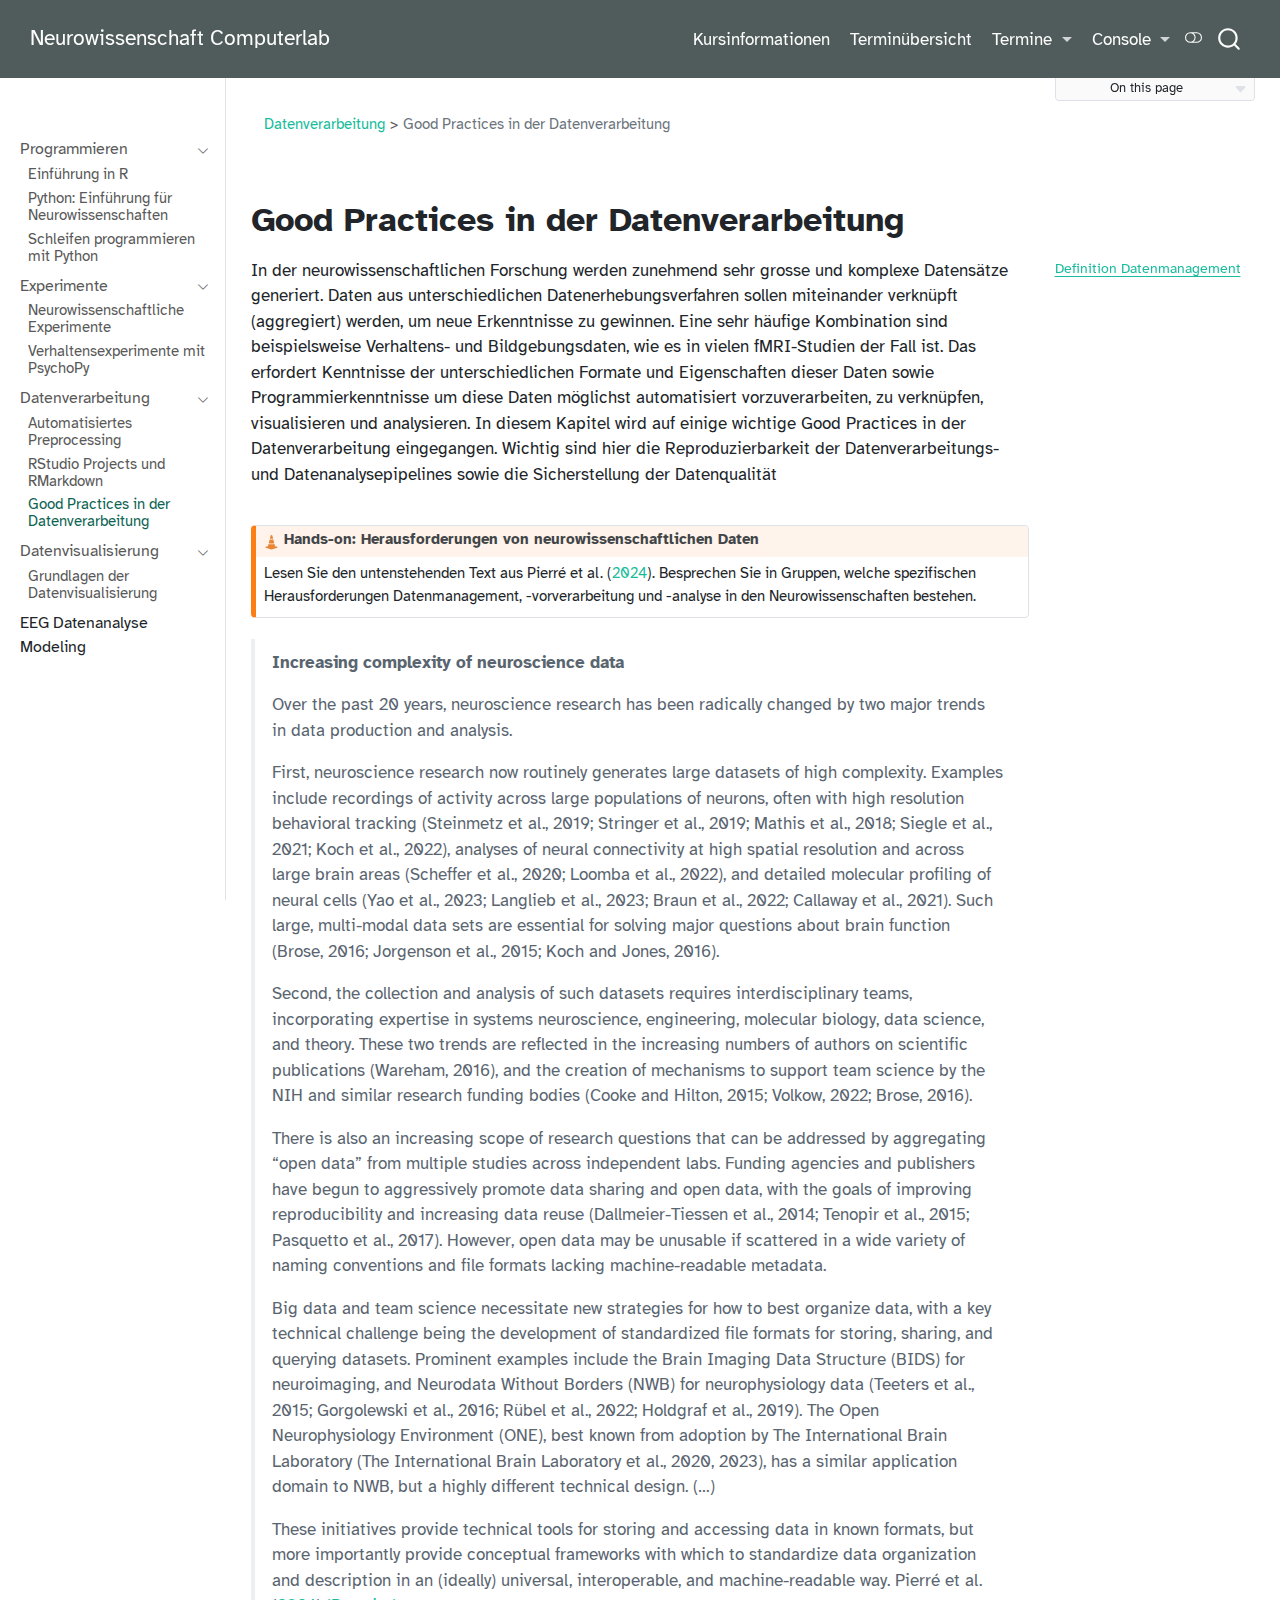
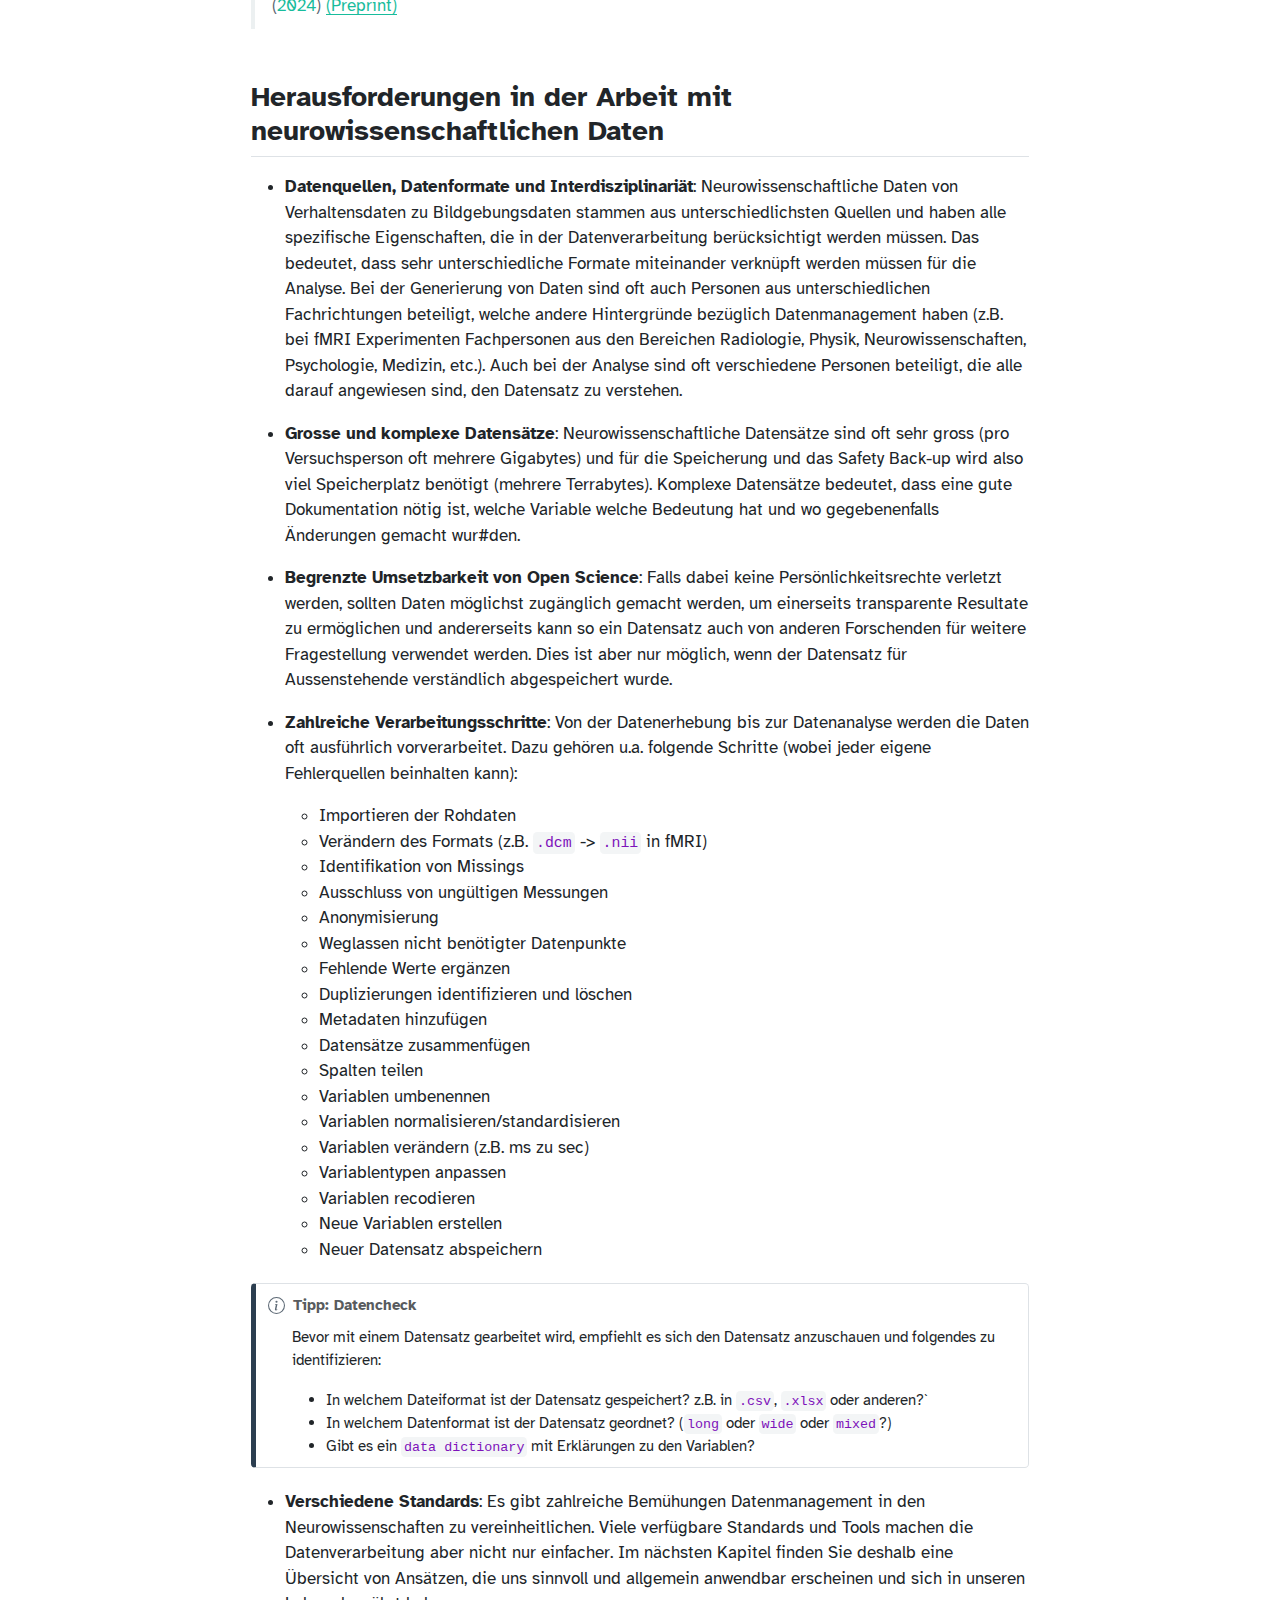
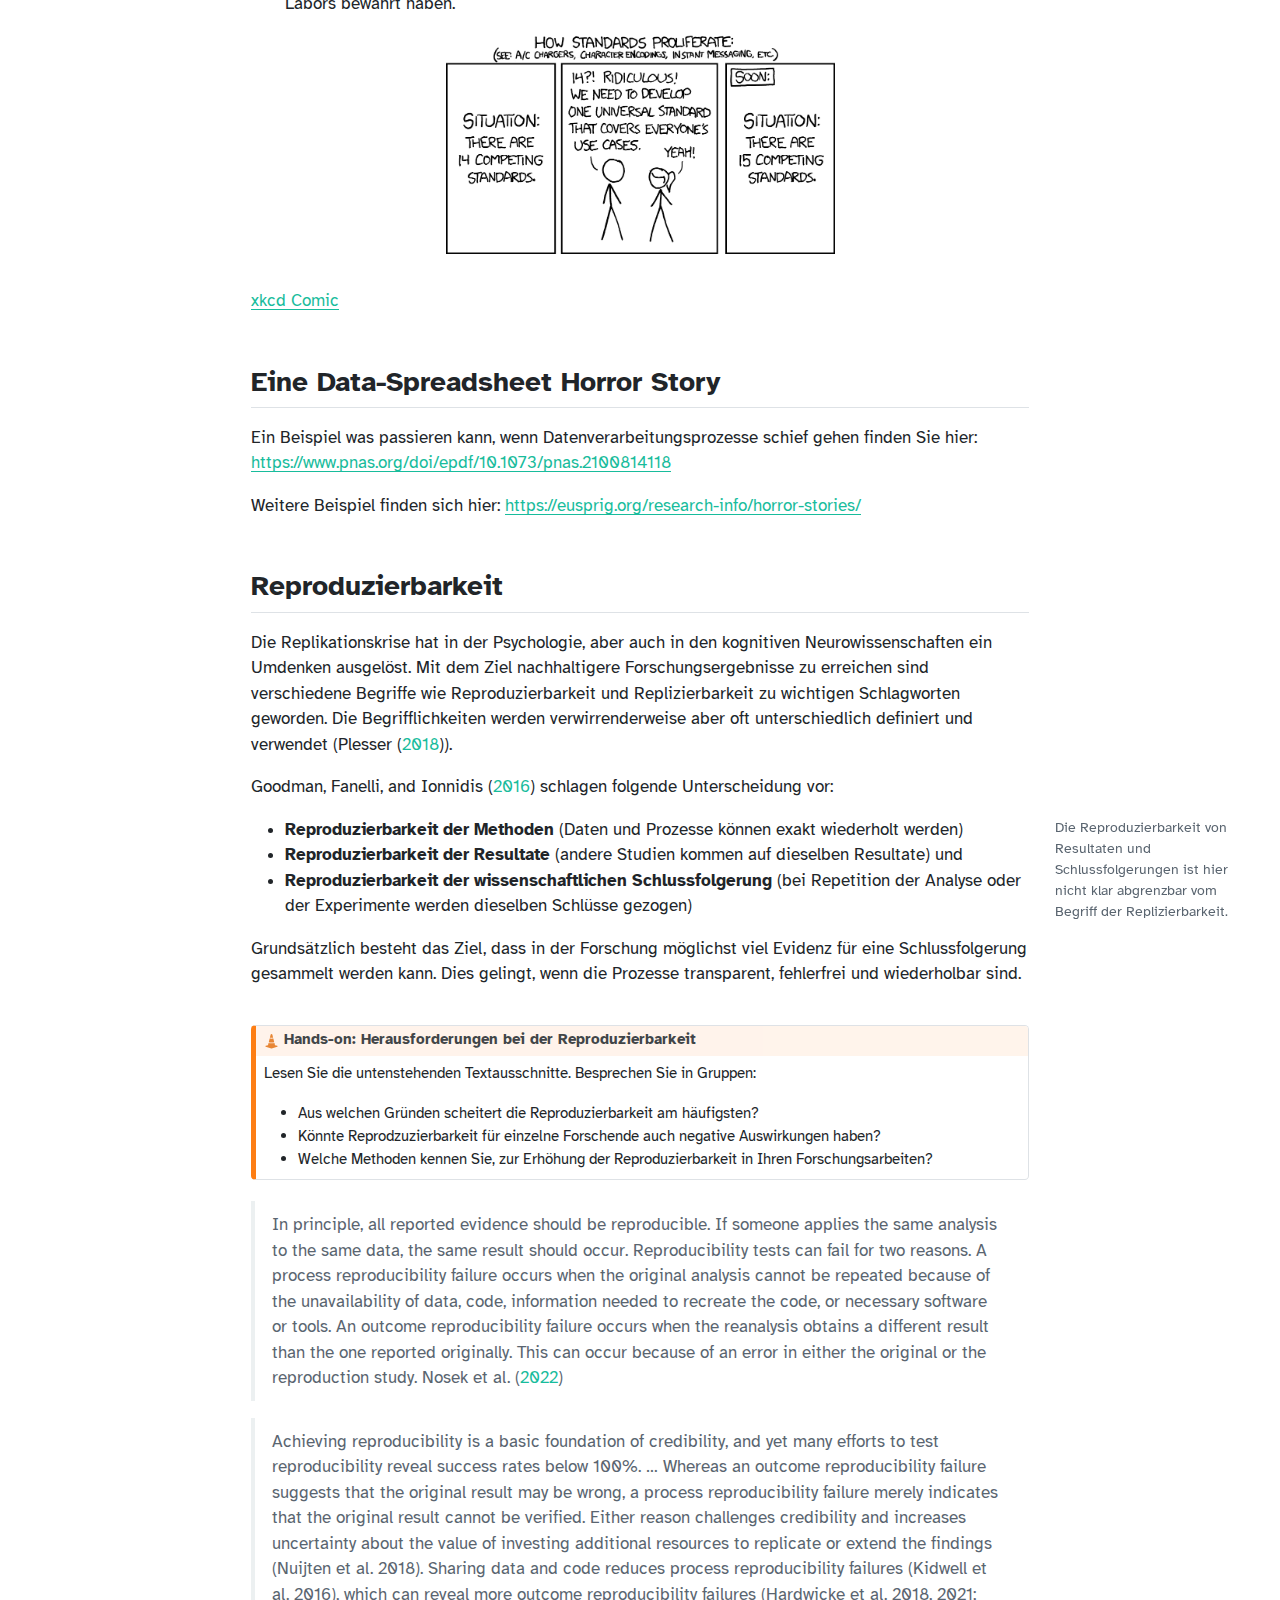
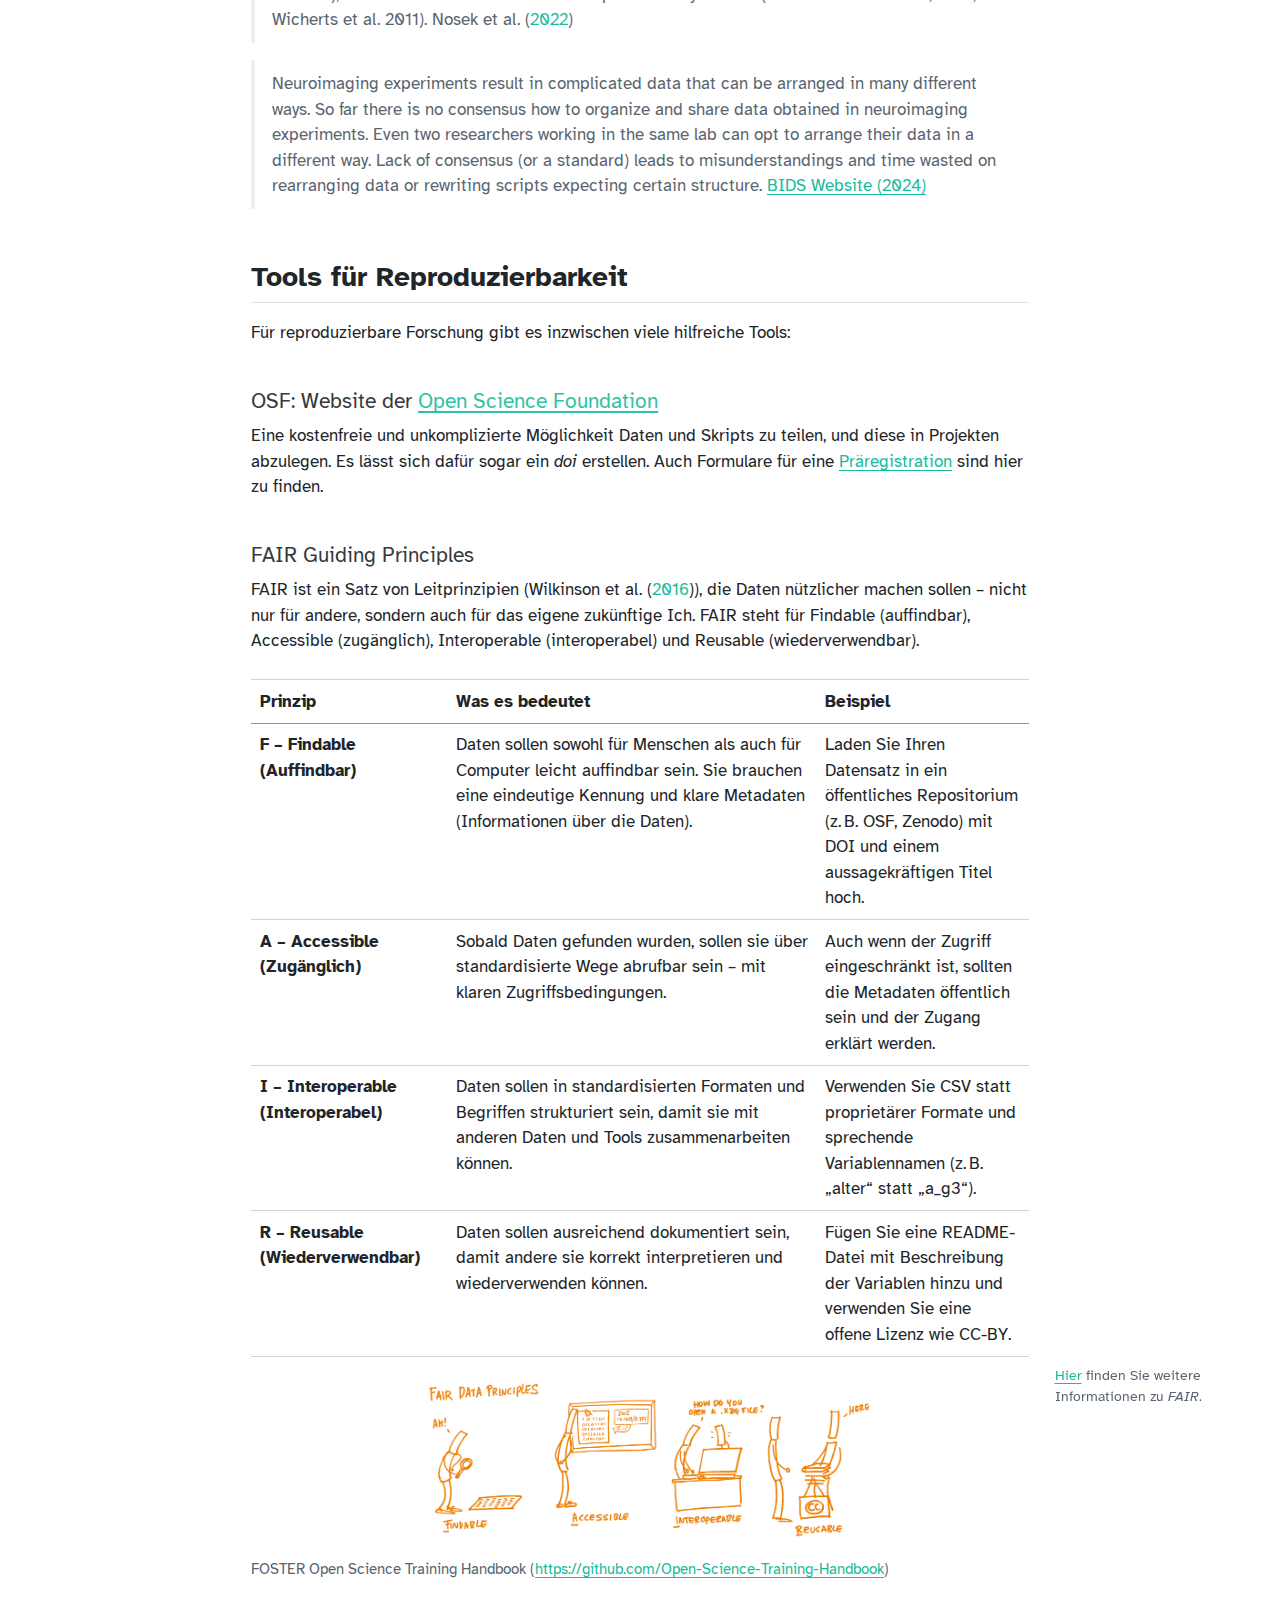
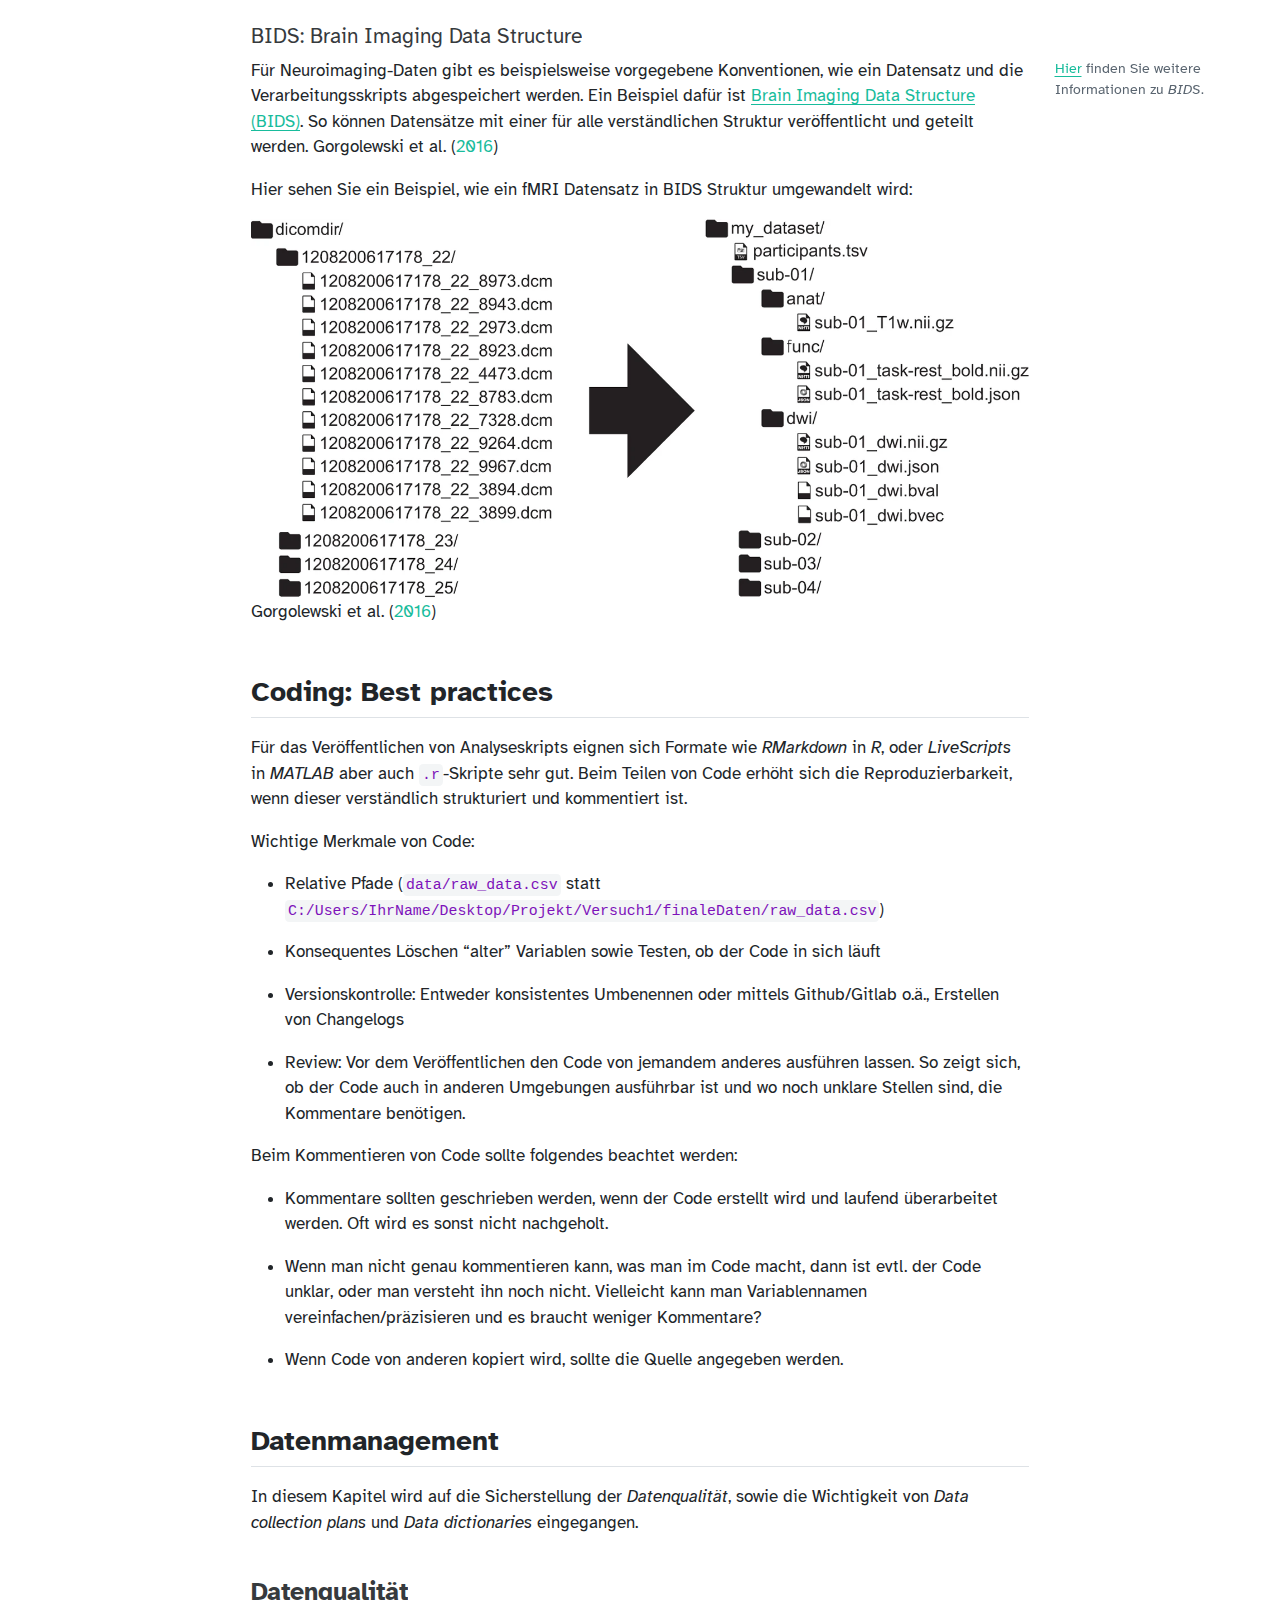
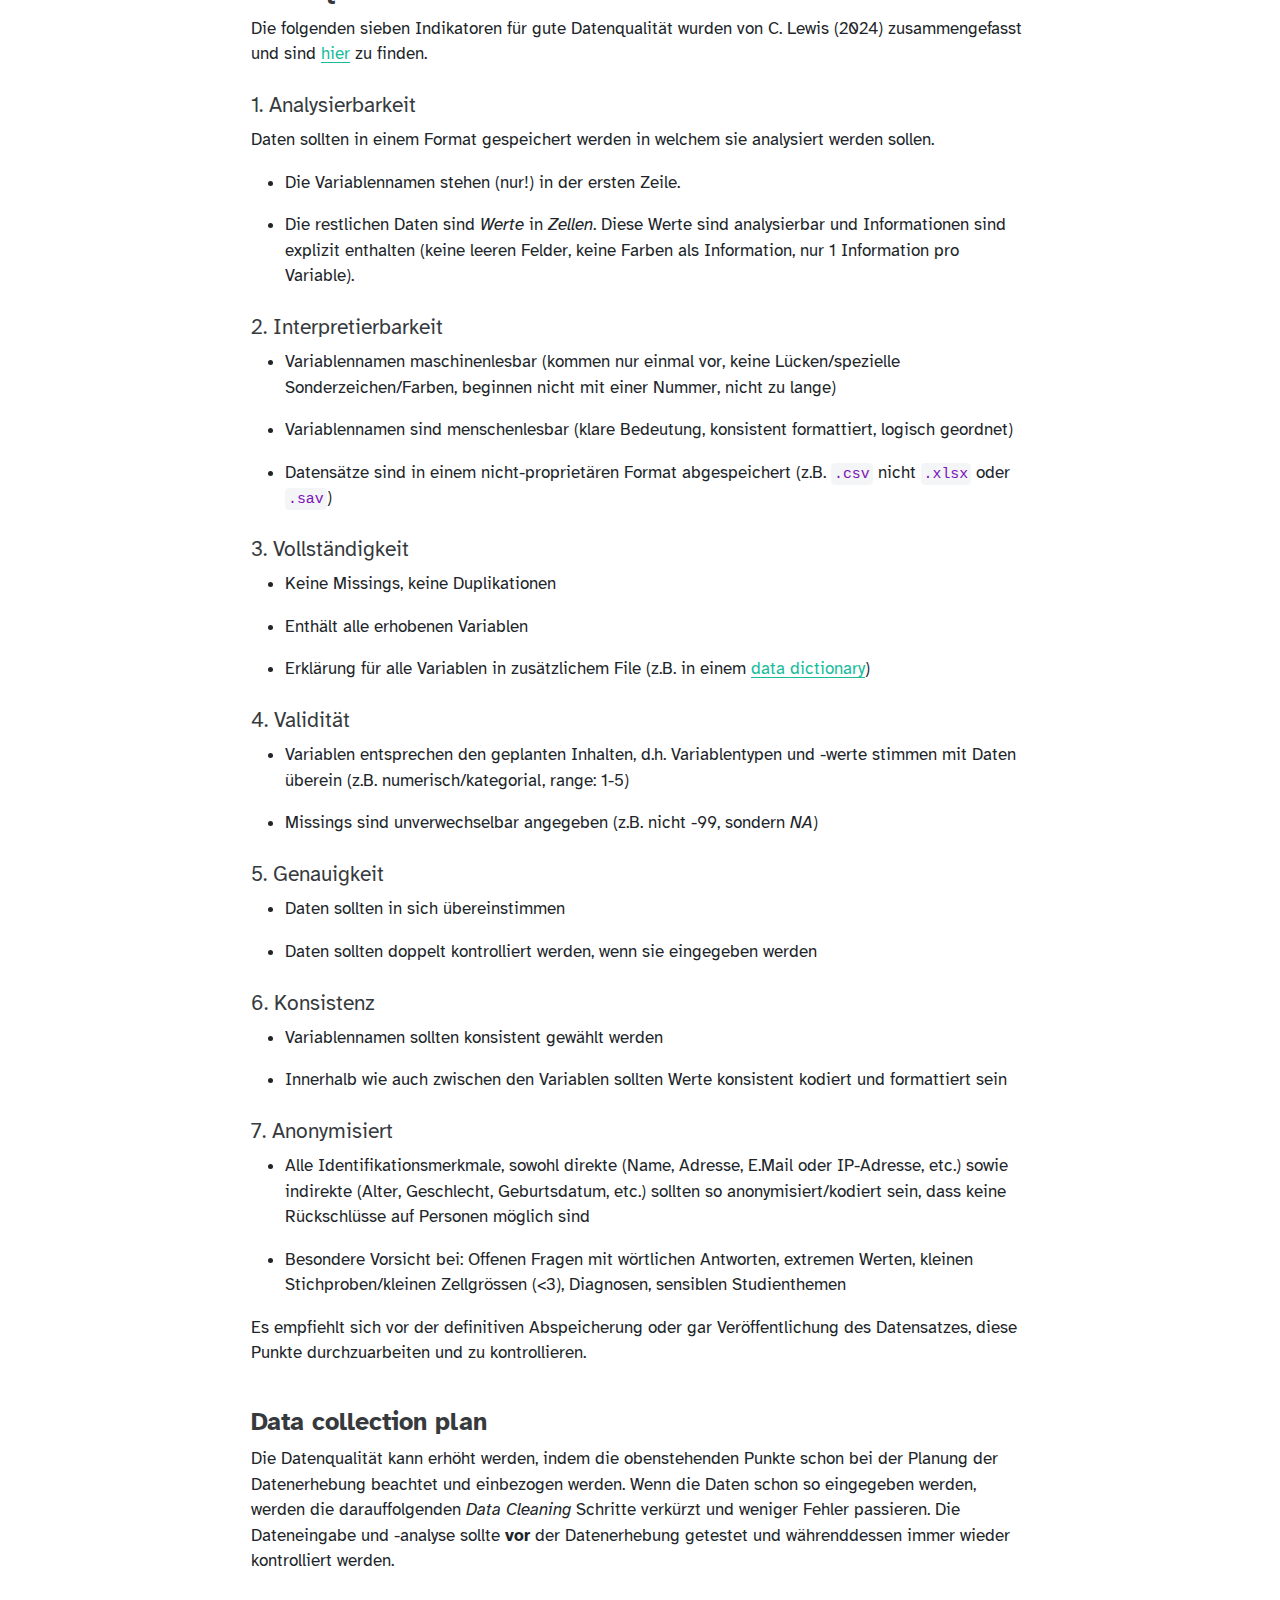
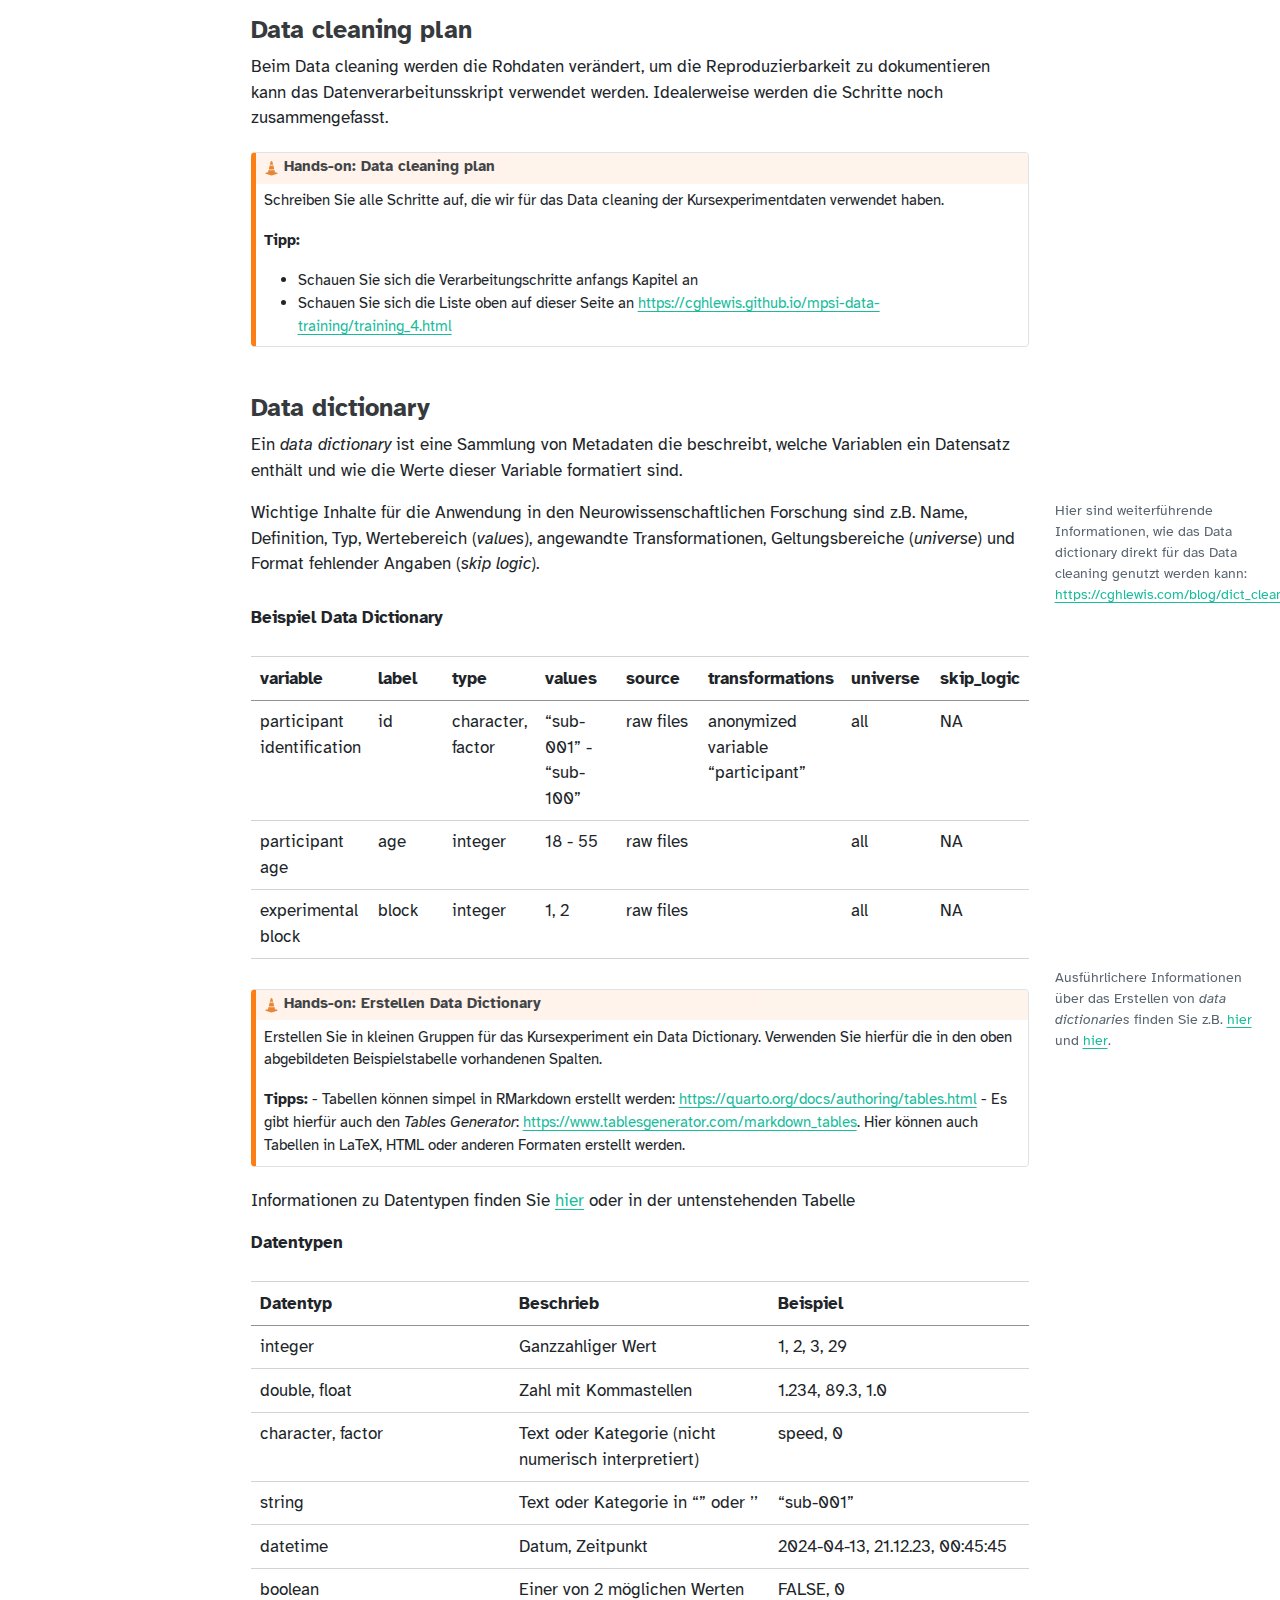
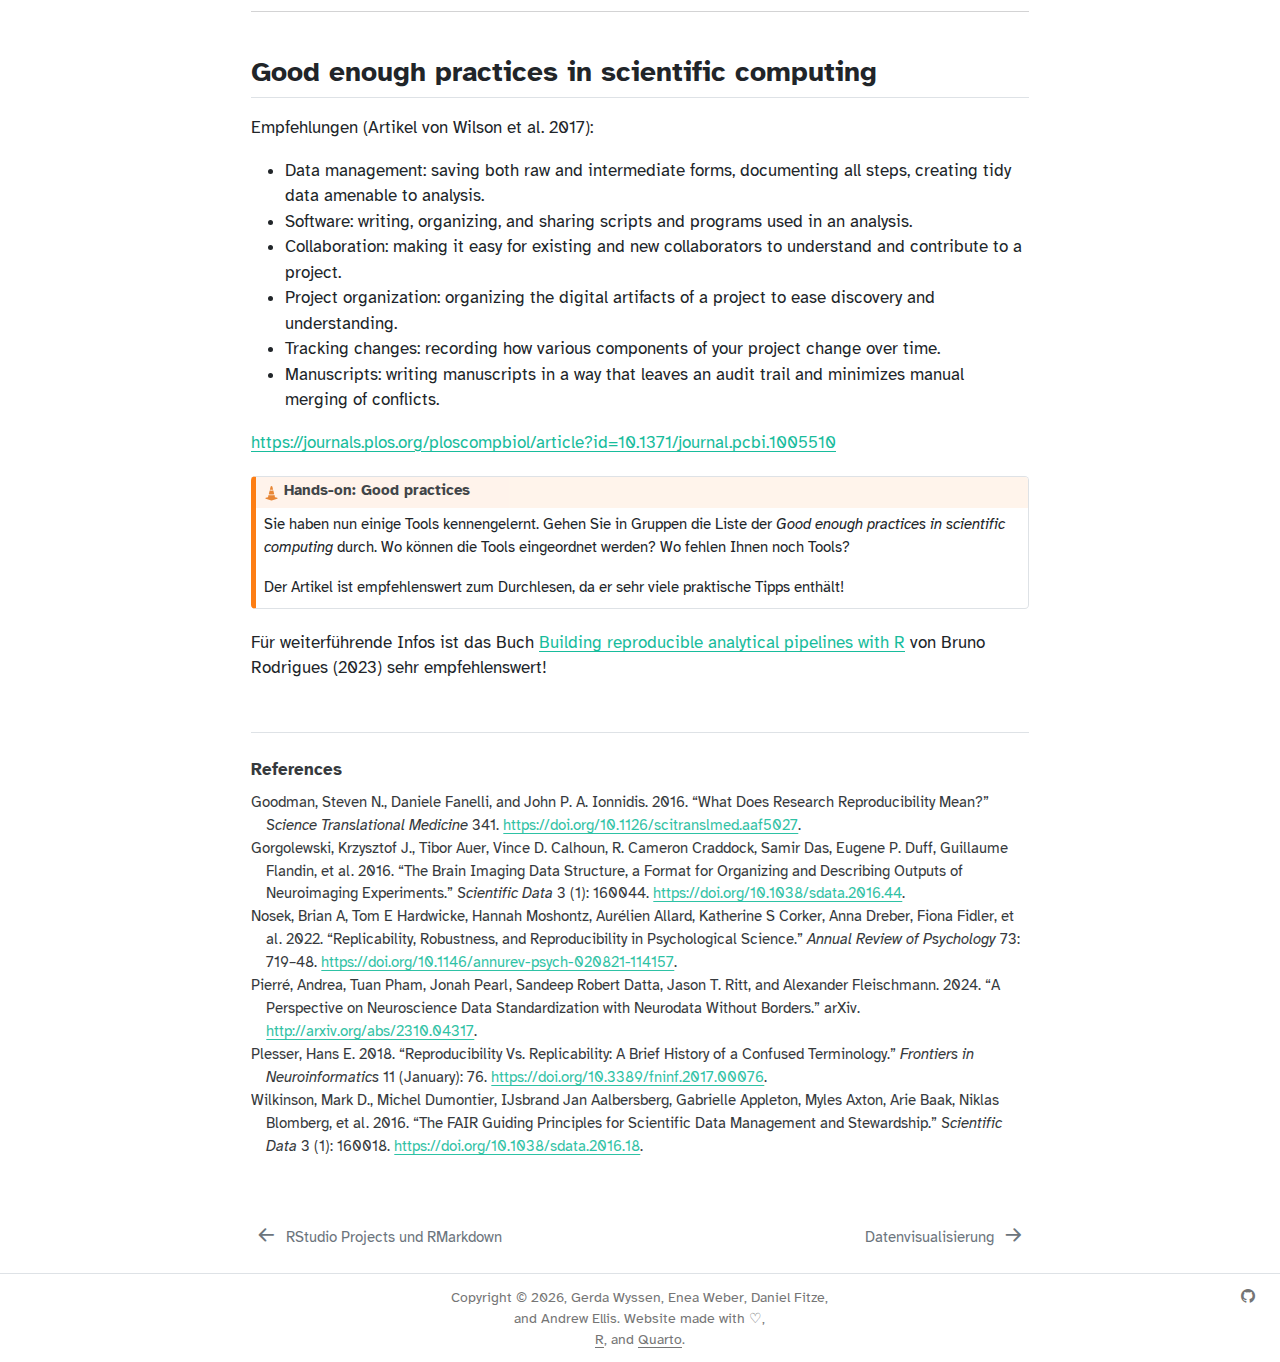
<file: docs/chapters/goodpractices_data.html>
<!DOCTYPE html>
<html xmlns="http://www.w3.org/1999/xhtml" lang="en" xml:lang="en"><head>

<meta charset="utf-8">
<meta name="generator" content="quarto-1.8.26">

<meta name="viewport" content="width=device-width, initial-scale=1.0, user-scalable=yes">


<title>goodpractices_data – Neurowissenschaft Computerlab</title>
<style>
code{white-space: pre-wrap;}
span.smallcaps{font-variant: small-caps;}
div.columns{display: flex; gap: min(4vw, 1.5em);}
div.column{flex: auto; overflow-x: auto;}
div.hanging-indent{margin-left: 1.5em; text-indent: -1.5em;}
ul.task-list{list-style: none;}
ul.task-list li input[type="checkbox"] {
  width: 0.8em;
  margin: 0 0.8em 0.2em -1em; /* quarto-specific, see https://github.com/quarto-dev/quarto-cli/issues/4556 */ 
  vertical-align: middle;
}
/* CSS for citations */
div.csl-bib-body { }
div.csl-entry {
  clear: both;
  margin-bottom: 0em;
}
.hanging-indent div.csl-entry {
  margin-left:2em;
  text-indent:-2em;
}
div.csl-left-margin {
  min-width:2em;
  float:left;
}
div.csl-right-inline {
  margin-left:2em;
  padding-left:1em;
}
div.csl-indent {
  margin-left: 2em;
}</style>


<script src="../site_libs/quarto-nav/quarto-nav.js"></script>
<script src="../site_libs/clipboard/clipboard.min.js"></script>
<script src="../site_libs/quarto-search/autocomplete.umd.js"></script>
<script src="../site_libs/quarto-search/fuse.min.js"></script>
<script src="../site_libs/quarto-search/quarto-search.js"></script>
<meta name="quarto:offset" content="../">
<link href="../chapters/basics_ggplot.html" rel="next">
<link href="../chapters/rmarkdown.html" rel="prev">
<link href="../imgs/logo_landing.png" rel="icon" type="image/png">
<script src="../site_libs/quarto-html/quarto.js" type="module"></script>
<script src="../site_libs/quarto-html/tabsets/tabsets.js" type="module"></script>
<script src="../site_libs/quarto-html/axe/axe-check.js" type="module"></script>
<script src="../site_libs/quarto-html/popper.min.js"></script>
<script src="../site_libs/quarto-html/tippy.umd.min.js"></script>
<script src="../site_libs/quarto-html/anchor.min.js"></script>
<link href="../site_libs/quarto-html/tippy.css" rel="stylesheet">
<link href="../site_libs/quarto-html/quarto-syntax-highlighting-587c61ba64f3a5504c4d52d930310e48.css" rel="stylesheet" class="quarto-color-scheme" id="quarto-text-highlighting-styles">
<link href="../site_libs/quarto-html/quarto-syntax-highlighting-dark-b758ccaa5987ceb1b75504551e579abf.css" rel="stylesheet" class="quarto-color-scheme quarto-color-alternate" id="quarto-text-highlighting-styles">
<link href="../site_libs/quarto-html/quarto-syntax-highlighting-587c61ba64f3a5504c4d52d930310e48.css" rel="stylesheet" class="quarto-color-scheme-extra" id="quarto-text-highlighting-styles">
<script src="../site_libs/bootstrap/bootstrap.min.js"></script>
<link href="../site_libs/bootstrap/bootstrap-icons.css" rel="stylesheet">
<link href="../site_libs/bootstrap/bootstrap-cdbc3631c51ce3e0d9bcdf02df00f99f.min.css" rel="stylesheet" append-hash="true" class="quarto-color-scheme" id="quarto-bootstrap" data-mode="light">
<link href="../site_libs/bootstrap/bootstrap-dark-a7d9048d97f31e8fb63faba404854c4e.min.css" rel="stylesheet" append-hash="true" class="quarto-color-scheme quarto-color-alternate" id="quarto-bootstrap" data-mode="dark">
<link href="../site_libs/bootstrap/bootstrap-cdbc3631c51ce3e0d9bcdf02df00f99f.min.css" rel="stylesheet" append-hash="true" class="quarto-color-scheme-extra" id="quarto-bootstrap" data-mode="light">
<script id="quarto-search-options" type="application/json">{
  "location": "navbar",
  "copy-button": false,
  "collapse-after": 3,
  "panel-placement": "end",
  "type": "overlay",
  "limit": 50,
  "keyboard-shortcut": [
    "f",
    "/",
    "s"
  ],
  "show-item-context": false,
  "language": {
    "search-no-results-text": "No results",
    "search-matching-documents-text": "matching documents",
    "search-copy-link-title": "Copy link to search",
    "search-hide-matches-text": "Hide additional matches",
    "search-more-match-text": "more match in this document",
    "search-more-matches-text": "more matches in this document",
    "search-clear-button-title": "Clear",
    "search-text-placeholder": "",
    "search-detached-cancel-button-title": "Cancel",
    "search-submit-button-title": "Submit",
    "search-label": "Search"
  }
}</script>
<style>
div.callout-debugging.callout {
  border-left-color: RosyBrown;
}
div.callout-debugging.callout-style-default > .callout-header {
  background-color: rgb(from RosyBrown r g b / 13%);
}
div.callout-debugging .callout-toggle::before {  background-image: url('data:image/svg+xml,<svg xmlns="http://www.w3.org/2000/svg" width="16" height="16" fill="rgb(33, 37, 41)" class="bi bi-chevron-down" viewBox="0 0 16 16"><path fill-rule="evenodd" d="M1.646 4.646a.5.5 0 0 1 .708 0L8 10.293l5.646-5.647a.5.5 0 0 1 .708.708l-6 6a.5.5 0 0 1-.708 0l-6-6a.5.5 0 0 1 0-.708z"/></svg>');}
div.callout-debugging.callout-style-default .callout-icon::before, div.callout-debugging.callout-titled .callout-icon::before {
  font-family: 'Font Awesome 6 Free', FontAwesome;
  font-style: normal;
  content: '\e4d0' !important;
  background-image: none;
}
div.callout-hands-on.callout {
  border-left-color: RosyBrown;
}
div.callout-hands-on.callout-style-default > .callout-header {
  background-color: rgb(from RosyBrown r g b / 13%);
}
div.callout-hands-on .callout-toggle::before {  background-image: url('data:image/svg+xml,<svg xmlns="http://www.w3.org/2000/svg" width="16" height="16" fill="rgb(33, 37, 41)" class="bi bi-chevron-down" viewBox="0 0 16 16"><path fill-rule="evenodd" d="M1.646 4.646a.5.5 0 0 1 .708 0L8 10.293l5.646-5.647a.5.5 0 0 1 .708.708l-6 6a.5.5 0 0 1-.708 0l-6-6a.5.5 0 0 1 0-.708z"/></svg>');}
div.callout-hands-on.callout-style-default .callout-icon::before, div.callout-hands-on.callout-titled .callout-icon::before {
  font-family: 'Font Awesome 6 Free', FontAwesome;
  font-style: normal;
  content: 'nil' !important;
  background-image: none;
}
div.callout-learnings.callout {
  border-left-color: LightSlateGray;
}
div.callout-learnings.callout-style-default > .callout-header {
  background-color: rgb(from LightSlateGray r g b / 13%);
}
div.callout-learnings .callout-toggle::before {  background-image: url('data:image/svg+xml,<svg xmlns="http://www.w3.org/2000/svg" width="16" height="16" fill="rgb(33, 37, 41)" class="bi bi-chevron-down" viewBox="0 0 16 16"><path fill-rule="evenodd" d="M1.646 4.646a.5.5 0 0 1 .708 0L8 10.293l5.646-5.647a.5.5 0 0 1 .708.708l-6 6a.5.5 0 0 1-.708 0l-6-6a.5.5 0 0 1 0-.708z"/></svg>');}
div.callout-learnings.callout-style-default .callout-icon::before, div.callout-learnings.callout-titled .callout-icon::before {
  background-image: url('data:image/svg+xml,<svg xmlns="http://www.w3.org/2000/svg" width="16" height="16" fill="LightSlateGray" class="bi bi-exclamation-triangle" viewBox="0 0 16 16"><path d="M7.938 2.016A.13.13 0 0 1 8.002 2a.13.13 0 0 1 .063.016.146.146 0 0 1 .054.057l6.857 11.667c.036.06.035.124.002.183a.163.163 0 0 1-.054.06.116.116 0 0 1-.066.017H1.146a.115.115 0 0 1-.066-.017.163.163 0 0 1-.054-.06.176.176 0 0 1 .002-.183L7.884 2.073a.147.147 0 0 1 .054-.057zm1.044-.45a1.13 1.13 0 0 0-1.96 0L.165 13.233c-.457.778.091 1.767.98 1.767h13.713c.889 0 1.438-.99.98-1.767L8.982 1.566z"/></svg>');
}
div.callout-preparation.callout {
  border-left-color: RosyBrown;
}
div.callout-preparation.callout-style-default > .callout-header {
  background-color: rgb(from RosyBrown r g b / 13%);
}
div.callout-preparation .callout-toggle::before {  background-image: url('data:image/svg+xml,<svg xmlns="http://www.w3.org/2000/svg" width="16" height="16" fill="rgb(33, 37, 41)" class="bi bi-chevron-down" viewBox="0 0 16 16"><path fill-rule="evenodd" d="M1.646 4.646a.5.5 0 0 1 .708 0L8 10.293l5.646-5.647a.5.5 0 0 1 .708.708l-6 6a.5.5 0 0 1-.708 0l-6-6a.5.5 0 0 1 0-.708z"/></svg>');}
div.callout-preparation.callout-style-default .callout-icon::before, div.callout-preparation.callout-titled .callout-icon::before {
  font-family: 'Font Awesome 6 Free', FontAwesome;
  font-style: normal;
  content: 'nil' !important;
  background-image: none;
}
</style>


<link rel="stylesheet" href="../include/webex.css">
</head>

<body class="nav-sidebar docked nav-fixed quarto-light"><script id="quarto-html-before-body" type="application/javascript">
    const toggleBodyColorMode = (bsSheetEl) => {
      const mode = bsSheetEl.getAttribute("data-mode");
      const bodyEl = window.document.querySelector("body");
      if (mode === "dark") {
        bodyEl.classList.add("quarto-dark");
        bodyEl.classList.remove("quarto-light");
      } else {
        bodyEl.classList.add("quarto-light");
        bodyEl.classList.remove("quarto-dark");
      }
    }
    const toggleBodyColorPrimary = () => {
      const bsSheetEl = window.document.querySelector("link#quarto-bootstrap:not([rel=disabled-stylesheet])");
      if (bsSheetEl) {
        toggleBodyColorMode(bsSheetEl);
      }
    }
    const setColorSchemeToggle = (alternate) => {
      const toggles = window.document.querySelectorAll('.quarto-color-scheme-toggle');
      for (let i=0; i < toggles.length; i++) {
        const toggle = toggles[i];
        if (toggle) {
          if (alternate) {
            toggle.classList.add("alternate");
          } else {
            toggle.classList.remove("alternate");
          }
        }
      }
    };
    const toggleColorMode = (alternate) => {
      // Switch the stylesheets
      const primaryStylesheets = window.document.querySelectorAll('link.quarto-color-scheme:not(.quarto-color-alternate)');
      const alternateStylesheets = window.document.querySelectorAll('link.quarto-color-scheme.quarto-color-alternate');
      manageTransitions('#quarto-margin-sidebar .nav-link', false);
      if (alternate) {
        // note: dark is layered on light, we don't disable primary!
        enableStylesheet(alternateStylesheets);
        for (const sheetNode of alternateStylesheets) {
          if (sheetNode.id === "quarto-bootstrap") {
            toggleBodyColorMode(sheetNode);
          }
        }
      } else {
        disableStylesheet(alternateStylesheets);
        enableStylesheet(primaryStylesheets)
        toggleBodyColorPrimary();
      }
      manageTransitions('#quarto-margin-sidebar .nav-link', true);
      // Switch the toggles
      setColorSchemeToggle(alternate)
      // Hack to workaround the fact that safari doesn't
      // properly recolor the scrollbar when toggling (#1455)
      if (navigator.userAgent.indexOf('Safari') > 0 && navigator.userAgent.indexOf('Chrome') == -1) {
        manageTransitions("body", false);
        window.scrollTo(0, 1);
        setTimeout(() => {
          window.scrollTo(0, 0);
          manageTransitions("body", true);
        }, 40);
      }
    }
    const disableStylesheet = (stylesheets) => {
      for (let i=0; i < stylesheets.length; i++) {
        const stylesheet = stylesheets[i];
        stylesheet.rel = 'disabled-stylesheet';
      }
    }
    const enableStylesheet = (stylesheets) => {
      for (let i=0; i < stylesheets.length; i++) {
        const stylesheet = stylesheets[i];
        if(stylesheet.rel !== 'stylesheet') { // for Chrome, which will still FOUC without this check
          stylesheet.rel = 'stylesheet';
        }
      }
    }
    const manageTransitions = (selector, allowTransitions) => {
      const els = window.document.querySelectorAll(selector);
      for (let i=0; i < els.length; i++) {
        const el = els[i];
        if (allowTransitions) {
          el.classList.remove('notransition');
        } else {
          el.classList.add('notransition');
        }
      }
    }
    const isFileUrl = () => {
      return window.location.protocol === 'file:';
    }
    const hasAlternateSentinel = () => {
      let styleSentinel = getColorSchemeSentinel();
      if (styleSentinel !== null) {
        return styleSentinel === "alternate";
      } else {
        return false;
      }
    }
    const setStyleSentinel = (alternate) => {
      const value = alternate ? "alternate" : "default";
      if (!isFileUrl()) {
        window.localStorage.setItem("quarto-color-scheme", value);
      } else {
        localAlternateSentinel = value;
      }
    }
    const getColorSchemeSentinel = () => {
      if (!isFileUrl()) {
        const storageValue = window.localStorage.getItem("quarto-color-scheme");
        return storageValue != null ? storageValue : localAlternateSentinel;
      } else {
        return localAlternateSentinel;
      }
    }
    const toggleGiscusIfUsed = (isAlternate, darkModeDefault) => {
      const baseTheme = document.querySelector('#giscus-base-theme')?.value ?? 'light';
      const alternateTheme = document.querySelector('#giscus-alt-theme')?.value ?? 'dark';
      let newTheme = '';
      if(authorPrefersDark) {
        newTheme = isAlternate ? baseTheme : alternateTheme;
      } else {
        newTheme = isAlternate ? alternateTheme : baseTheme;
      }
      const changeGiscusTheme = () => {
        // From: https://github.com/giscus/giscus/issues/336
        const sendMessage = (message) => {
          const iframe = document.querySelector('iframe.giscus-frame');
          if (!iframe) return;
          iframe.contentWindow.postMessage({ giscus: message }, 'https://giscus.app');
        }
        sendMessage({
          setConfig: {
            theme: newTheme
          }
        });
      }
      const isGiscussLoaded = window.document.querySelector('iframe.giscus-frame') !== null;
      if (isGiscussLoaded) {
        changeGiscusTheme();
      }
    };
    const authorPrefersDark = false;
    const darkModeDefault = authorPrefersDark;
      document.querySelector('link#quarto-text-highlighting-styles.quarto-color-scheme-extra').rel = 'disabled-stylesheet';
      document.querySelector('link#quarto-bootstrap.quarto-color-scheme-extra').rel = 'disabled-stylesheet';
    let localAlternateSentinel = darkModeDefault ? 'alternate' : 'default';
    // Dark / light mode switch
    window.quartoToggleColorScheme = () => {
      // Read the current dark / light value
      let toAlternate = !hasAlternateSentinel();
      toggleColorMode(toAlternate);
      setStyleSentinel(toAlternate);
      toggleGiscusIfUsed(toAlternate, darkModeDefault);
      window.dispatchEvent(new Event('resize'));
    };
    // Switch to dark mode if need be
    if (hasAlternateSentinel()) {
      toggleColorMode(true);
    } else {
      toggleColorMode(false);
    }
  </script>

<div id="quarto-search-results"></div>
  <header id="quarto-header" class="headroom fixed-top">
    <nav class="navbar navbar-expand-lg " data-bs-theme="dark">
      <div class="navbar-container container-fluid">
      <div class="navbar-brand-container mx-auto">
    <a class="navbar-brand" href="../index.html">
    <span class="navbar-title">Neurowissenschaft Computerlab</span>
    </a>
  </div>
            <div id="quarto-search" class="" title="Search"></div>
          <button class="navbar-toggler" type="button" data-bs-toggle="collapse" data-bs-target="#navbarCollapse" aria-controls="navbarCollapse" role="menu" aria-expanded="false" aria-label="Toggle navigation" onclick="if (window.quartoToggleHeadroom) { window.quartoToggleHeadroom(); }">
  <span class="navbar-toggler-icon"></span>
</button>
          <div class="collapse navbar-collapse" id="navbarCollapse">
            <ul class="navbar-nav navbar-nav-scroll ms-auto">
  <li class="nav-item">
    <a class="nav-link" href="../course/syllabus.html"> 
<span class="menu-text">Kursinformationen</span></a>
  </li>  
  <li class="nav-item">
    <a class="nav-link" href="../course/overview.html"> 
<span class="menu-text">Terminübersicht</span></a>
  </li>  
  <li class="nav-item dropdown ">
    <a class="nav-link dropdown-toggle" href="#" id="nav-menu-termine" role="link" data-bs-toggle="dropdown" aria-expanded="false">
 <span class="menu-text">Termine</span>
    </a>
    <ul class="dropdown-menu dropdown-menu-end" aria-labelledby="nav-menu-termine">    
        <li>
    <a class="dropdown-item" href="../course/01.html">
 <span class="dropdown-text">T1: 20.02.2026</span></a>
  </li>  
        <li>
    <a class="dropdown-item" href="../course/02.html">
 <span class="dropdown-text">T2: 27.02.2026</span></a>
  </li>  
        <li>
    <a class="dropdown-item" href="../course/03.html">
 <span class="dropdown-text">T3: 06.03.2026</span></a>
  </li>  
        <li>
    <a class="dropdown-item" href="../course/04.html">
 <span class="dropdown-text">T4: 13.03.2026</span></a>
  </li>  
        <li>
    <a class="dropdown-item" href="../course/05.html">
 <span class="dropdown-text">T5 20.03.2026</span></a>
  </li>  
        <li>
    <a class="dropdown-item" href="../course/06.html">
 <span class="dropdown-text">T6 27.03.2026</span></a>
  </li>  
    </ul>
  </li>
  <li class="nav-item dropdown ">
    <a class="nav-link dropdown-toggle" href="#" id="nav-menu-console" role="link" data-bs-toggle="dropdown" aria-expanded="false">
 <span class="menu-text">Console</span>
    </a>
    <ul class="dropdown-menu dropdown-menu-end" aria-labelledby="nav-menu-console">    
        <li>
    <a class="dropdown-item" href="../course/webrconsole.html">
 <span class="dropdown-text">WebR Konsole (R)</span></a>
  </li>  
        <li>
    <a class="dropdown-item" href="../course/pythonconsole.html">
 <span class="dropdown-text">Pyodide Konsole (Python)</span></a>
  </li>  
    </ul>
  </li>
</ul>
          </div> <!-- /navcollapse -->
            <div class="quarto-navbar-tools">
  <a href="" class="quarto-color-scheme-toggle quarto-navigation-tool  px-1" onclick="window.quartoToggleColorScheme(); return false;" title="Toggle dark mode"><i class="bi"></i></a>
</div>
      </div> <!-- /container-fluid -->
    </nav>
  <nav class="quarto-secondary-nav">
    <div class="container-fluid d-flex">
      <button type="button" class="quarto-btn-toggle btn" data-bs-toggle="collapse" role="button" data-bs-target=".quarto-sidebar-collapse-item" aria-controls="quarto-sidebar" aria-expanded="false" aria-label="Toggle sidebar navigation" onclick="if (window.quartoToggleHeadroom) { window.quartoToggleHeadroom(); }">
        <i class="bi bi-layout-text-sidebar-reverse"></i>
      </button>
        <nav class="quarto-page-breadcrumbs" aria-label="breadcrumb"><ol class="breadcrumb"><li class="breadcrumb-item"><a href="../chapters/basics_datawrangling.html">Datenverarbeitung</a></li><li class="breadcrumb-item"><a href="../chapters/goodpractices_data.html">Good Practices in der Datenverarbeitung</a></li></ol></nav>
        <a class="flex-grow-1" role="navigation" data-bs-toggle="collapse" data-bs-target=".quarto-sidebar-collapse-item" aria-controls="quarto-sidebar" aria-expanded="false" aria-label="Toggle sidebar navigation" onclick="if (window.quartoToggleHeadroom) { window.quartoToggleHeadroom(); }">      
        </a>
      <button type="button" class="btn quarto-search-button" aria-label="Search" onclick="window.quartoOpenSearch();">
        <i class="bi bi-search"></i>
      </button>
    </div>
  </nav>
</header>
<!-- content -->
<div id="quarto-content" class="quarto-container page-columns page-rows-contents page-layout-article page-navbar">
<!-- sidebar -->
  <nav id="quarto-sidebar" class="sidebar collapse collapse-horizontal quarto-sidebar-collapse-item sidebar-navigation docked overflow-auto">
        <div class="mt-2 flex-shrink-0 align-items-center">
        <div class="sidebar-search">
        <div id="quarto-search" class="" title="Search"></div>
        </div>
        </div>
    <div class="sidebar-menu-container"> 
    <ul class="list-unstyled mt-1">
        <li class="sidebar-item sidebar-item-section">
      <div class="sidebar-item-container"> 
            <a href="../chapters/basics_programming.html" class="sidebar-item-text sidebar-link">
 <span class="menu-text">Programmieren</span></a>
          <a class="sidebar-item-toggle text-start" data-bs-toggle="collapse" data-bs-target="#quarto-sidebar-section-1" role="navigation" aria-expanded="true" aria-label="Toggle section">
            <i class="bi bi-chevron-right ms-2"></i>
          </a> 
      </div>
      <ul id="quarto-sidebar-section-1" class="collapse list-unstyled sidebar-section depth1 show">  
          <li class="sidebar-item">
  <div class="sidebar-item-container"> 
  <a href="../chapters/intro_r.html" class="sidebar-item-text sidebar-link">
 <span class="menu-text">Einführung in R</span></a>
  </div>
</li>
          <li class="sidebar-item">
  <div class="sidebar-item-container"> 
  <a href="../chapters/intro_python.html" class="sidebar-item-text sidebar-link">
 <span class="menu-text">Python: Einführung für Neurowissenschaften</span></a>
  </div>
</li>
          <li class="sidebar-item">
  <div class="sidebar-item-container"> 
  <a href="../chapters/loops.html" class="sidebar-item-text sidebar-link">
 <span class="menu-text">Schleifen programmieren mit Python</span></a>
  </div>
</li>
      </ul>
  </li>
        <li class="sidebar-item sidebar-item-section">
      <div class="sidebar-item-container"> 
            <a class="sidebar-item-text sidebar-link text-start" data-bs-toggle="collapse" data-bs-target="#quarto-sidebar-section-2" role="navigation" aria-expanded="true">
 <span class="menu-text">Experimente</span></a>
          <a class="sidebar-item-toggle text-start" data-bs-toggle="collapse" data-bs-target="#quarto-sidebar-section-2" role="navigation" aria-expanded="true" aria-label="Toggle section">
            <i class="bi bi-chevron-right ms-2"></i>
          </a> 
      </div>
      <ul id="quarto-sidebar-section-2" class="collapse list-unstyled sidebar-section depth1 show">  
          <li class="sidebar-item">
  <div class="sidebar-item-container"> 
  <a href="../chapters/experiments.html" class="sidebar-item-text sidebar-link">
 <span class="menu-text">Neurowissenschaftliche Experimente</span></a>
  </div>
</li>
          <li class="sidebar-item">
  <div class="sidebar-item-container"> 
  <a href="../chapters/psychopy_experiments.html" class="sidebar-item-text sidebar-link">
 <span class="menu-text">Verhaltensexperimente mit PsychoPy</span></a>
  </div>
</li>
      </ul>
  </li>
        <li class="sidebar-item sidebar-item-section">
      <div class="sidebar-item-container"> 
            <a href="../chapters/basics_datawrangling.html" class="sidebar-item-text sidebar-link">
 <span class="menu-text">Datenverarbeitung</span></a>
          <a class="sidebar-item-toggle text-start" data-bs-toggle="collapse" data-bs-target="#quarto-sidebar-section-3" role="navigation" aria-expanded="true" aria-label="Toggle section">
            <i class="bi bi-chevron-right ms-2"></i>
          </a> 
      </div>
      <ul id="quarto-sidebar-section-3" class="collapse list-unstyled sidebar-section depth1 show">  
          <li class="sidebar-item">
  <div class="sidebar-item-container"> 
  <a href="../chapters/functions_wrangling.html" class="sidebar-item-text sidebar-link">
 <span class="menu-text">Automatisiertes Preprocessing</span></a>
  </div>
</li>
          <li class="sidebar-item">
  <div class="sidebar-item-container"> 
  <a href="../chapters/rmarkdown.html" class="sidebar-item-text sidebar-link">
 <span class="menu-text">RStudio Projects und RMarkdown</span></a>
  </div>
</li>
          <li class="sidebar-item">
  <div class="sidebar-item-container"> 
  <a href="../chapters/goodpractices_data.html" class="sidebar-item-text sidebar-link active">
 <span class="menu-text">Good Practices in der Datenverarbeitung</span></a>
  </div>
</li>
      </ul>
  </li>
        <li class="sidebar-item sidebar-item-section">
      <div class="sidebar-item-container"> 
            <a href="../chapters/basics_ggplot.html" class="sidebar-item-text sidebar-link">
 <span class="menu-text">Datenvisualisierung</span></a>
          <a class="sidebar-item-toggle text-start" data-bs-toggle="collapse" data-bs-target="#quarto-sidebar-section-4" role="navigation" aria-expanded="true" aria-label="Toggle section">
            <i class="bi bi-chevron-right ms-2"></i>
          </a> 
      </div>
      <ul id="quarto-sidebar-section-4" class="collapse list-unstyled sidebar-section depth1 show">  
          <li class="sidebar-item">
  <div class="sidebar-item-container"> 
  <a href="../chapters/data_visualization.html" class="sidebar-item-text sidebar-link">
 <span class="menu-text">Grundlagen der Datenvisualisierung</span></a>
  </div>
</li>
      </ul>
  </li>
        <li class="sidebar-item sidebar-item-section">
      <span class="sidebar-item-text sidebar-link text-start">
 <span class="menu-text">EEG Datenanalyse</span></span>
  </li>
        <li class="sidebar-item sidebar-item-section">
      <span class="sidebar-item-text sidebar-link text-start">
 <span class="menu-text">Modeling</span></span>
  </li>
    </ul>
    </div>
</nav>
<div id="quarto-sidebar-glass" class="quarto-sidebar-collapse-item" data-bs-toggle="collapse" data-bs-target=".quarto-sidebar-collapse-item"></div>
<!-- margin-sidebar -->
    <div id="quarto-margin-sidebar" class="sidebar margin-sidebar">
        <nav id="TOC" role="doc-toc" class="toc-active">
    <h2 id="toc-title">On this page</h2>
   
  <ul>
  <li><a href="#good-practices-in-der-datenverarbeitung" id="toc-good-practices-in-der-datenverarbeitung" class="nav-link active" data-scroll-target="#good-practices-in-der-datenverarbeitung">Good Practices in der Datenverarbeitung</a>
  <ul class="collapse">
  <li><a href="#herausforderungen-in-der-arbeit-mit-neurowissenschaftlichen-daten" id="toc-herausforderungen-in-der-arbeit-mit-neurowissenschaftlichen-daten" class="nav-link" data-scroll-target="#herausforderungen-in-der-arbeit-mit-neurowissenschaftlichen-daten">Herausforderungen in der Arbeit mit neurowissenschaftlichen Daten</a></li>
  <li><a href="#eine-data-spreadsheet-horror-story" id="toc-eine-data-spreadsheet-horror-story" class="nav-link" data-scroll-target="#eine-data-spreadsheet-horror-story">Eine Data-Spreadsheet Horror Story</a></li>
  <li><a href="#reproduzierbarkeit" id="toc-reproduzierbarkeit" class="nav-link" data-scroll-target="#reproduzierbarkeit">Reproduzierbarkeit</a></li>
  <li><a href="#tools-für-reproduzierbarkeit" id="toc-tools-für-reproduzierbarkeit" class="nav-link" data-scroll-target="#tools-für-reproduzierbarkeit">Tools für Reproduzierbarkeit</a></li>
  <li><a href="#coding-best-practices" id="toc-coding-best-practices" class="nav-link" data-scroll-target="#coding-best-practices">Coding: Best practices</a></li>
  <li><a href="#datenmanagement" id="toc-datenmanagement" class="nav-link" data-scroll-target="#datenmanagement">Datenmanagement</a>
  <ul class="collapse">
  <li><a href="#datenqualität" id="toc-datenqualität" class="nav-link" data-scroll-target="#datenqualität">Datenqualität</a></li>
  <li><a href="#data-collection-plan" id="toc-data-collection-plan" class="nav-link" data-scroll-target="#data-collection-plan">Data collection plan</a></li>
  <li><a href="#data-cleaning-plan" id="toc-data-cleaning-plan" class="nav-link" data-scroll-target="#data-cleaning-plan">Data cleaning plan</a></li>
  <li><a href="#data-dictionary" id="toc-data-dictionary" class="nav-link" data-scroll-target="#data-dictionary">Data dictionary</a></li>
  </ul></li>
  <li><a href="#good-enough-practices-in-scientific-computing" id="toc-good-enough-practices-in-scientific-computing" class="nav-link" data-scroll-target="#good-enough-practices-in-scientific-computing">Good enough practices in scientific computing</a></li>
  </ul></li>
  </ul>
</nav>
    </div>
<!-- main -->
<main class="content page-columns page-full" id="quarto-document-content"><header id="title-block-header" class="quarto-title-block"><nav class="quarto-page-breadcrumbs quarto-title-breadcrumbs d-none d-lg-block" aria-label="breadcrumb"><ol class="breadcrumb"><li class="breadcrumb-item"><a href="../chapters/basics_datawrangling.html">Datenverarbeitung</a></li><li class="breadcrumb-item"><a href="../chapters/goodpractices_data.html">Good Practices in der Datenverarbeitung</a></li></ol></nav></header>





<section id="good-practices-in-der-datenverarbeitung" class="level1 page-columns page-full">
<h1>Good Practices in der Datenverarbeitung</h1>
<p>In der neurowissenschaftlichen Forschung werden zunehmend sehr grosse und komplexe Datensätze generiert. Daten aus unterschiedlichen Datenerhebungsverfahren sollen miteinander verknüpft (aggregiert) werden, um neue Erkenntnisse zu gewinnen. Eine sehr häufige Kombination sind beispielsweise Verhaltens- und Bildgebungsdaten, wie es in vielen fMRI-Studien der Fall ist. Das erfordert Kenntnisse der unterschiedlichen Formate und Eigenschaften dieser Daten sowie Programmierkenntnisse um diese Daten möglichst automatisiert vorzuverarbeiten, zu verknüpfen, visualisieren und analysieren. In diesem Kapitel wird auf einige wichtige Good Practices in der Datenverarbeitung eingegangen. Wichtig sind hier die Reproduzierbarkeit der Datenverarbeitungs- und Datenanalysepipelines sowie die Sicherstellung der Datenqualität</p>
<aside>
<a href="https://opendatahandbook.org/glossary/en/terms/data-management/">Definition Datenmanagement</a>
</aside>
<div class="callout callout-style-default callout-caution callout-titled">
<div class="callout-header d-flex align-content-center">
<div class="callout-icon-container">
<i class="callout-icon"></i>
</div>
<div class="callout-title-container flex-fill">
<span class="screen-reader-only">Caution</span>Hands-on: Herausforderungen von neurowissenschaftlichen Daten
</div>
</div>
<div class="callout-body-container callout-body">
<p>Lesen Sie den untenstehenden Text aus <span class="citation" data-cites="pierre_perspective_2024">Pierré et al. (<a href="#ref-pierre_perspective_2024" role="doc-biblioref">2024</a>)</span>. Besprechen Sie in Gruppen, welche spezifischen Herausforderungen Datenmanagement, -vorverarbeitung und -analyse in den Neurowissenschaften bestehen.</p>
</div>
</div>
<blockquote class="blockquote">
<p><strong>Increasing complexity of neuroscience data</strong></p>
<p>Over the past 20 years, neuroscience research has been radically changed by two major trends in data production and analysis.</p>
<p>First, neuroscience research now routinely generates large datasets of high complexity. Examples include recordings of activity across large populations of neurons, often with high resolution behavioral tracking (Steinmetz et al., 2019; Stringer et al., 2019; Mathis et al., 2018; Siegle et al., 2021; Koch et al., 2022), analyses of neural connectivity at high spatial resolution and across large brain areas (Scheffer et al., 2020; Loomba et al., 2022), and detailed molecular profiling of neural cells (Yao et al., 2023; Langlieb et al., 2023; Braun et al., 2022; Callaway et al., 2021). Such large, multi-modal data sets are essential for solving major questions about brain function (Brose, 2016; Jorgenson et al., 2015; Koch and Jones, 2016).</p>
<p>Second, the collection and analysis of such datasets requires interdisciplinary teams, incorporating expertise in systems neuroscience, engineering, molecular biology, data science, and theory. These two trends are reflected in the increasing numbers of authors on scientific publications (Wareham, 2016), and the creation of mechanisms to support team science by the NIH and similar research funding bodies (Cooke and Hilton, 2015; Volkow, 2022; Brose, 2016).</p>
<p>There is also an increasing scope of research questions that can be addressed by aggregating “open data” from multiple studies across independent labs. Funding agencies and publishers have begun to aggressively promote data sharing and open data, with the goals of improving reproducibility and increasing data reuse (Dallmeier-Tiessen et al., 2014; Tenopir et al., 2015; Pasquetto et al., 2017). However, open data may be unusable if scattered in a wide variety of naming conventions and file formats lacking machine-readable metadata.</p>
<p>Big data and team science necessitate new strategies for how to best organize data, with a key technical challenge being the development of standardized file formats for storing, sharing, and querying datasets. Prominent examples include the Brain Imaging Data Structure (BIDS) for neuroimaging, and Neurodata Without Borders (NWB) for neurophysiology data (Teeters et al., 2015; Gorgolewski et al., 2016; Rübel et al., 2022; Holdgraf et al., 2019). The Open Neurophysiology Environment (ONE), best known from adoption by The International Brain Laboratory (The International Brain Laboratory et al., 2020, 2023), has a similar application domain to NWB, but a highly different technical design. (…)</p>
<p>These initiatives provide technical tools for storing and accessing data in known formats, but more importantly provide conceptual frameworks with which to standardize data organization and description in an (ideally) universal, interoperable, and machine-readable way. <span class="citation" data-cites="pierre_perspective_2024">Pierré et al. (<a href="#ref-pierre_perspective_2024" role="doc-biblioref">2024</a>)</span> <a href="https://www.ncbi.nlm.nih.gov/pmc/articles/PMC10593085/">(Preprint)</a></p>
</blockquote>
<section id="herausforderungen-in-der-arbeit-mit-neurowissenschaftlichen-daten" class="level2">
<h2 class="anchored" data-anchor-id="herausforderungen-in-der-arbeit-mit-neurowissenschaftlichen-daten">Herausforderungen in der Arbeit mit neurowissenschaftlichen Daten</h2>
<ul>
<li><p><strong>Datenquellen, Datenformate und Interdisziplinariät</strong>: Neurowissenschaftliche Daten von Verhaltensdaten zu Bildgebungsdaten stammen aus unterschiedlichsten Quellen und haben alle spezifische Eigenschaften, die in der Datenverarbeitung berücksichtigt werden müssen. Das bedeutet, dass sehr unterschiedliche Formate miteinander verknüpft werden müssen für die Analyse. Bei der Generierung von Daten sind oft auch Personen aus unterschiedlichen Fachrichtungen beteiligt, welche andere Hintergründe bezüglich Datenmanagement haben (z.B. bei fMRI Experimenten Fachpersonen aus den Bereichen Radiologie, Physik, Neurowissenschaften, Psychologie, Medizin, etc.). Auch bei der Analyse sind oft verschiedene Personen beteiligt, die alle darauf angewiesen sind, den Datensatz zu verstehen.</p></li>
<li><p><strong>Grosse und komplexe Datensätze</strong>: Neurowissenschaftliche Datensätze sind oft sehr gross (pro Versuchsperson oft mehrere Gigabytes) und für die Speicherung und das Safety Back-up wird also viel Speicherplatz benötigt (mehrere Terrabytes). Komplexe Datensätze bedeutet, dass eine gute Dokumentation nötig ist, welche Variable welche Bedeutung hat und wo gegebenenfalls Änderungen gemacht wur#den.</p></li>
<li><p><strong>Begrenzte Umsetzbarkeit von Open Science</strong>: Falls dabei keine Persönlichkeitsrechte verletzt werden, sollten Daten möglichst zugänglich gemacht werden, um einerseits transparente Resultate zu ermöglichen und andererseits kann so ein Datensatz auch von anderen Forschenden für weitere Fragestellung verwendet werden. Dies ist aber nur möglich, wenn der Datensatz für Aussenstehende verständlich abgespeichert wurde.</p></li>
<li><p><strong>Zahlreiche Verarbeitungsschritte</strong>: Von der Datenerhebung bis zur Datenanalyse werden die Daten oft ausführlich vorverarbeitet. Dazu gehören u.a. folgende Schritte (wobei jeder eigene Fehlerquellen beinhalten kann):</p>
<ul>
<li>Importieren der Rohdaten</li>
<li>Verändern des Formats (z.B. <code>.dcm</code> -&gt; <code>.nii</code> in fMRI)</li>
<li>Identifikation von Missings</li>
<li>Ausschluss von ungültigen Messungen</li>
<li>Anonymisierung</li>
<li>Weglassen nicht benötigter Datenpunkte</li>
<li>Fehlende Werte ergänzen</li>
<li>Duplizierungen identifizieren und löschen</li>
<li>Metadaten hinzufügen</li>
<li>Datensätze zusammenfügen</li>
<li>Spalten teilen</li>
<li>Variablen umbenennen</li>
<li>Variablen normalisieren/standardisieren</li>
<li>Variablen verändern (z.B. ms zu sec)</li>
<li>Variablentypen anpassen</li>
<li>Variablen recodieren</li>
<li>Neue Variablen erstellen</li>
<li>Neuer Datensatz abspeichern</li>
</ul></li>
</ul>
<div class="callout callout-style-simple callout-note callout-titled">
<div class="callout-header d-flex align-content-center">
<div class="callout-icon-container">
<i class="callout-icon"></i>
</div>
<div class="callout-title-container flex-fill">
<span class="screen-reader-only">Note</span>Tipp: Datencheck
</div>
</div>
<div class="callout-body-container callout-body">
<p>Bevor mit einem Datensatz gearbeitet wird, empfiehlt es sich den Datensatz anzuschauen und folgendes zu identifizieren:</p>
<ul>
<li>In welchem Dateiformat ist der Datensatz gespeichert? z.B. in <code>.csv</code>, <code>.xlsx</code> oder anderen?`</li>
<li>In welchem Datenformat ist der Datensatz geordnet? (<code>long</code> oder <code>wide</code> oder <code>mixed</code>?)</li>
<li>Gibt es ein <code>data dictionary</code> mit Erklärungen zu den Variablen?</li>
</ul>
</div>
</div>
<ul>
<li><strong>Verschiedene Standards</strong>: Es gibt zahlreiche Bemühungen Datenmanagement in den Neurowissenschaften zu vereinheitlichen. Viele verfügbare Standards und Tools machen die Datenverarbeitung aber nicht nur einfacher. Im nächsten Kapitel finden Sie deshalb eine Übersicht von Ansätzen, die uns sinnvoll und allgemein anwendbar erscheinen und sich in unseren Labors bewährt haben.</li>
</ul>
<div class="quarto-figure quarto-figure-center">
<figure class="figure">
<p><img src="../imgs/standards_xkcd.png" class="img-fluid quarto-figure quarto-figure-center figure-img" style="width:50.0%"></p>
</figure>
</div>
<p><a href="https://imgs.xkcd.com/comics/standards_2x.png">xkcd Comic</a></p>
</section>
<section id="eine-data-spreadsheet-horror-story" class="level2 callout-info">
<h2 class="anchored" data-anchor-id="eine-data-spreadsheet-horror-story">Eine Data-Spreadsheet Horror Story</h2>
<p>Ein Beispiel was passieren kann, wenn Datenverarbeitungsprozesse schief gehen finden Sie hier: <a href="https://www.pnas.org/doi/epdf/10.1073/pnas.2100814118" class="uri">https://www.pnas.org/doi/epdf/10.1073/pnas.2100814118</a></p>
<p>Weitere Beispiel finden sich hier: <a href="https://eusprig.org/research-info/horror-stories/" class="uri">https://eusprig.org/research-info/horror-stories/</a></p>
</section>
<section id="reproduzierbarkeit" class="level2 page-columns page-full">
<h2 class="anchored" data-anchor-id="reproduzierbarkeit">Reproduzierbarkeit</h2>
<p>Die Replikationskrise hat in der Psychologie, aber auch in den kognitiven Neurowissenschaften ein Umdenken ausgelöst. Mit dem Ziel nachhaltigere Forschungsergebnisse zu erreichen sind verschiedene Begriffe wie Reproduzierbarkeit und Replizierbarkeit zu wichtigen Schlagworten geworden. Die Begrifflichkeiten werden verwirrenderweise aber oft unterschiedlich definiert und verwendet (<span class="citation" data-cites="plesser_reproducibility_2018">Plesser (<a href="#ref-plesser_reproducibility_2018" role="doc-biblioref">2018</a>)</span>).</p>
<p><span class="citation" data-cites="goodman_what_2016">Goodman, Fanelli, and Ionnidis (<a href="#ref-goodman_what_2016" role="doc-biblioref">2016</a>)</span> schlagen folgende Unterscheidung vor:</p>
<ul>
<li><strong>Reproduzierbarkeit der Methoden</strong> (Daten und Prozesse können exakt wiederholt werden)</li>
<li><strong>Reproduzierbarkeit der Resultate</strong> (andere Studien kommen auf dieselben Resultate) und</li>
<li><strong>Reproduzierbarkeit der wissenschaftlichen Schlussfolgerung</strong> (bei Repetition der Analyse oder der Experimente werden dieselben Schlüsse gezogen)</li>
</ul>
<aside>
Die Reproduzierbarkeit von Resultaten und Schlussfolgerungen ist hier nicht klar abgrenzbar vom Begriff der Replizierbarkeit.
</aside>
<p>Grundsätzlich besteht das Ziel, dass in der Forschung möglichst viel Evidenz für eine Schlussfolgerung gesammelt werden kann. Dies gelingt, wenn die Prozesse transparent, fehlerfrei und wiederholbar sind.</p>
<div class="callout callout-style-default callout-caution callout-titled">
<div class="callout-header d-flex align-content-center">
<div class="callout-icon-container">
<i class="callout-icon"></i>
</div>
<div class="callout-title-container flex-fill">
<span class="screen-reader-only">Caution</span>Hands-on: Herausforderungen bei der Reproduzierbarkeit
</div>
</div>
<div class="callout-body-container callout-body">
<p>Lesen Sie die untenstehenden Textausschnitte. Besprechen Sie in Gruppen:</p>
<ul>
<li>Aus welchen Gründen scheitert die Reproduzierbarkeit am häufigsten?</li>
<li>Könnte Reprodzuzierbarkeit für einzelne Forschende auch negative Auswirkungen haben?</li>
<li>Welche Methoden kennen Sie, zur Erhöhung der Reproduzierbarkeit in Ihren Forschungsarbeiten?</li>
</ul>
</div>
</div>
<blockquote class="blockquote">
<p>In principle, all reported evidence should be reproducible. If someone applies the same analysis to the same data, the same result should occur. Reproducibility tests can fail for two reasons. A process reproducibility failure occurs when the original analysis cannot be repeated because of the unavailability of data, code, information needed to recreate the code, or necessary software or tools. An outcome reproducibility failure occurs when the reanalysis obtains a different result than the one reported originally. This can occur because of an error in either the original or the reproduction study. <span class="citation" data-cites="nosek_replicability_2022">Nosek et al. (<a href="#ref-nosek_replicability_2022" role="doc-biblioref">2022</a>)</span></p>
</blockquote>
<blockquote class="blockquote">
<p>Achieving reproducibility is a basic foundation of credibility, and yet many efforts to test reproducibility reveal success rates below 100%. … Whereas an outcome reproducibility failure suggests that the original result may be wrong, a process reproducibility failure merely indicates that the original result cannot be verified. Either reason challenges credibility and increases uncertainty about the value of investing additional resources to replicate or extend the findings (Nuijten et al.&nbsp;2018). Sharing data and code reduces process reproducibility failures (Kidwell et al.&nbsp;2016), which can reveal more outcome reproducibility failures (Hardwicke et al.&nbsp;2018, 2021; Wicherts et al.&nbsp;2011). <span class="citation" data-cites="nosek_replicability_2022">Nosek et al. (<a href="#ref-nosek_replicability_2022" role="doc-biblioref">2022</a>)</span></p>
</blockquote>
<blockquote class="blockquote">
<p>Neuroimaging experiments result in complicated data that can be arranged in many different ways. So far there is no consensus how to organize and share data obtained in neuroimaging experiments. Even two researchers working in the same lab can opt to arrange their data in a different way. Lack of consensus (or a standard) leads to misunderstandings and time wasted on rearranging data or rewriting scripts expecting certain structure. <a href="https://bids-specification.readthedocs.io/en/stable/introduction.html">BIDS Website (2024)</a></p>
</blockquote>
</section>
<section id="tools-für-reproduzierbarkeit" class="level2 page-columns page-full">
<h2 class="anchored" data-anchor-id="tools-für-reproduzierbarkeit">Tools für Reproduzierbarkeit</h2>
<p>Für reproduzierbare Forschung gibt es inzwischen viele hilfreiche Tools:</p>
<section id="osf-website-der-open-science-foundation" class="level4">
<h4 class="anchored" data-anchor-id="osf-website-der-open-science-foundation">OSF: Website der <a href="https://osf.io/">Open Science Foundation</a></h4>
<p>Eine kostenfreie und unkomplizierte Möglichkeit Daten und Skripts zu teilen, und diese in Projekten abzulegen. Es lässt sich dafür sogar ein <em>doi</em> erstellen. Auch Formulare für eine <a href="https://www.cos.io/initiatives/prereg">Präregistration</a> sind hier zu finden.</p>
</section>
<section id="fair-guiding-principles" class="level4 page-columns page-full">
<h4 class="anchored" data-anchor-id="fair-guiding-principles">FAIR Guiding Principles</h4>
<p>FAIR ist ein Satz von Leitprinzipien (<span class="citation" data-cites="wilkinson_fair_2016">Wilkinson et al. (<a href="#ref-wilkinson_fair_2016" role="doc-biblioref">2016</a>)</span>), die Daten nützlicher machen sollen – nicht nur für andere, sondern auch für das eigene zukünftige Ich. FAIR steht für Findable (auffindbar), Accessible (zugänglich), Interoperable (interoperabel) und Reusable (wiederverwendbar).</p>
<table class="caption-top table">
<colgroup>
<col style="width: 25%">
<col style="width: 47%">
<col style="width: 27%">
</colgroup>
<thead>
<tr class="header">
<th>Prinzip</th>
<th>Was es bedeutet</th>
<th>Beispiel</th>
</tr>
</thead>
<tbody>
<tr class="odd">
<td><strong>F – Findable (Auffindbar)</strong></td>
<td>Daten sollen sowohl für Menschen als auch für Computer leicht auffindbar sein. Sie brauchen eine eindeutige Kennung und klare Metadaten (Informationen über die Daten).</td>
<td>Laden Sie Ihren Datensatz in ein öffentliches Repositorium (z. B. OSF, Zenodo) mit DOI und einem aussagekräftigen Titel hoch.</td>
</tr>
<tr class="even">
<td><strong>A – Accessible (Zugänglich)</strong></td>
<td>Sobald Daten gefunden wurden, sollen sie über standardisierte Wege abrufbar sein – mit klaren Zugriffsbedingungen.</td>
<td>Auch wenn der Zugriff eingeschränkt ist, sollten die Metadaten öffentlich sein und der Zugang erklärt werden.</td>
</tr>
<tr class="odd">
<td><strong>I – Interoperable (Interoperabel)</strong></td>
<td>Daten sollen in standardisierten Formaten und Begriffen strukturiert sein, damit sie mit anderen Daten und Tools zusammenarbeiten können.</td>
<td>Verwenden Sie CSV statt proprietärer Formate und sprechende Variablennamen (z. B. „alter“ statt „a_g3“).</td>
</tr>
<tr class="even">
<td><strong>R – Reusable (Wiederverwendbar)</strong></td>
<td>Daten sollen ausreichend dokumentiert sein, damit andere sie korrekt interpretieren und wiederverwenden können.</td>
<td>Fügen Sie eine README-Datei mit Beschreibung der Variablen hinzu und verwenden Sie eine offene Lizenz wie CC-BY.</td>
</tr>
</tbody>
</table>
<div class="quarto-figure quarto-figure-center">
<figure class="figure">
<p><img src="../imgs/fair.png" class="img-fluid figure-img" style="width:60.0%"></p>
<figcaption>FOSTER Open Science Training Handbook (<a href="https://github.com/Open-Science-Training-Handbook" class="uri">https://github.com/Open-Science-Training-Handbook</a>)</figcaption>
</figure>
</div>
<aside>
<a href="https://www.go-fair.org/fair-principles">Hier</a> finden Sie weitere Informationen zu <em>FAIR</em>.
</aside>
</section>
<section id="bids-brain-imaging-data-structure" class="level4 page-columns page-full">
<h4 class="anchored" data-anchor-id="bids-brain-imaging-data-structure">BIDS: Brain Imaging Data Structure</h4>
<p>Für Neuroimaging-Daten gibt es beispielsweise vorgegebene Konventionen, wie ein Datensatz und die Verarbeitungsskripts abgespeichert werden. Ein Beispiel dafür ist <a href="https://bids.neuroimaging.io">Brain Imaging Data Structure (BIDS)</a>. So können Datensätze mit einer für alle verständlichen Struktur veröffentlicht und geteilt werden. <span class="citation" data-cites="gorgolewski_brain_2016">Gorgolewski et al. (<a href="#ref-gorgolewski_brain_2016" role="doc-biblioref">2016</a>)</span></p>
<aside>
<a href="https://andysbrainbook.readthedocs.io/en/latest/OpenScience/OS/BIDS_Overview.html">Hier</a> finden Sie weitere Informationen zu <em>BIDS</em>.
</aside>
<p>Hier sehen Sie ein Beispiel, wie ein fMRI Datensatz in BIDS Struktur umgewandelt wird:</p>
<p><img src="../imgs/bidsdata.jpg" class="img-fluid" alt="https://www.nature.com/articles/sdata201644"> <span class="citation" data-cites="gorgolewski_brain_2016">Gorgolewski et al. (<a href="#ref-gorgolewski_brain_2016" role="doc-biblioref">2016</a>)</span></p>
</section>
</section>
<section id="coding-best-practices" class="level2">
<h2 class="anchored" data-anchor-id="coding-best-practices">Coding: Best practices</h2>
<p>Für das Veröffentlichen von Analyseskripts eignen sich Formate wie <em>RMarkdown</em> in <em>R</em>, oder <em>LiveScripts</em> in <em>MATLAB</em> aber auch <code>.r</code>-Skripte sehr gut. Beim Teilen von Code erhöht sich die Reproduzierbarkeit, wenn dieser verständlich strukturiert und kommentiert ist.</p>
<p>Wichtige Merkmale von Code:</p>
<ul>
<li><p>Relative Pfade (<code>data/raw_data.csv</code> statt <code>C:/Users/IhrName/Desktop/Projekt/Versuch1/finaleDaten/raw_data.csv</code>)</p></li>
<li><p>Konsequentes Löschen “alter” Variablen sowie Testen, ob der Code in sich läuft</p></li>
<li><p>Versionskontrolle: Entweder konsistentes Umbenennen oder mittels Github/Gitlab o.ä., Erstellen von Changelogs</p></li>
<li><p>Review: Vor dem Veröffentlichen den Code von jemandem anderes ausführen lassen. So zeigt sich, ob der Code auch in anderen Umgebungen ausführbar ist und wo noch unklare Stellen sind, die Kommentare benötigen.</p></li>
</ul>
<p>Beim Kommentieren von Code sollte folgendes beachtet werden:</p>
<ul>
<li><p>Kommentare sollten geschrieben werden, wenn der Code erstellt wird und laufend überarbeitet werden. Oft wird es sonst nicht nachgeholt.</p></li>
<li><p>Wenn man nicht genau kommentieren kann, was man im Code macht, dann ist evtl. der Code unklar, oder man versteht ihn noch nicht. Vielleicht kann man Variablennamen vereinfachen/präzisieren und es braucht weniger Kommentare?</p></li>
<li><p>Wenn Code von anderen kopiert wird, sollte die Quelle angegeben werden.</p></li>
</ul>
</section>
<section id="datenmanagement" class="level2 page-columns page-full">
<h2 class="anchored" data-anchor-id="datenmanagement">Datenmanagement</h2>
<p>In diesem Kapitel wird auf die Sicherstellung der <em>Datenqualität</em>, sowie die Wichtigkeit von <em>Data collection plans</em> und <em>Data dictionaries</em> eingegangen.</p>
<section id="datenqualität" class="level3">
<h3 class="anchored" data-anchor-id="datenqualität">Datenqualität</h3>
<p>Die folgenden sieben Indikatoren für gute Datenqualität wurden von C. Lewis (2024) zusammengefasst und sind <a href="https://cghlewis.github.io/ncme-data-cleaning-workshop/slides.html">hier</a> zu finden.</p>
<section id="analysierbarkeit" class="level4">
<h4 class="anchored" data-anchor-id="analysierbarkeit">1. Analysierbarkeit</h4>
<p>Daten sollten in einem Format gespeichert werden in welchem sie analysiert werden sollen.</p>
<ul>
<li><p>Die Variablennamen stehen (nur!) in der ersten Zeile.</p></li>
<li><p>Die restlichen Daten sind <em>Werte</em> in <em>Zellen</em>. Diese Werte sind analysierbar und Informationen sind explizit enthalten (keine leeren Felder, keine Farben als Information, nur 1 Information pro Variable).</p></li>
</ul>
</section>
<section id="interpretierbarkeit" class="level4">
<h4 class="anchored" data-anchor-id="interpretierbarkeit">2. Interpretierbarkeit</h4>
<ul>
<li><p>Variablennamen maschinenlesbar (kommen nur einmal vor, keine Lücken/spezielle Sonderzeichen/Farben, beginnen nicht mit einer Nummer, nicht zu lange)</p></li>
<li><p>Variablennamen sind menschenlesbar (klare Bedeutung, konsistent formattiert, logisch geordnet)</p></li>
<li><p>Datensätze sind in einem nicht-proprietären Format abgespeichert (z.B. <code>.csv</code> nicht <code>.xlsx</code> oder <code>.sav</code>)</p></li>
</ul>
</section>
<section id="vollständigkeit" class="level4">
<h4 class="anchored" data-anchor-id="vollständigkeit">3. Vollständigkeit</h4>
<ul>
<li><p>Keine Missings, keine Duplikationen</p></li>
<li><p>Enthält alle erhobenen Variablen</p></li>
<li><p>Erklärung für alle Variablen in zusätzlichem File (z.B. in einem <a href="">data dictionary</a>)</p></li>
</ul>
</section>
<section id="validität" class="level4">
<h4 class="anchored" data-anchor-id="validität">4. Validität</h4>
<ul>
<li><p>Variablen entsprechen den geplanten Inhalten, d.h. Variablentypen und -werte stimmen mit Daten überein (z.B. numerisch/kategorial, range: 1-5)</p></li>
<li><p>Missings sind unverwechselbar angegeben (z.B. nicht -99, sondern <em>NA</em>)</p></li>
</ul>
</section>
<section id="genauigkeit" class="level4">
<h4 class="anchored" data-anchor-id="genauigkeit">5. Genauigkeit</h4>
<ul>
<li><p>Daten sollten in sich übereinstimmen</p></li>
<li><p>Daten sollten doppelt kontrolliert werden, wenn sie eingegeben werden</p></li>
</ul>
</section>
<section id="konsistenz" class="level4">
<h4 class="anchored" data-anchor-id="konsistenz">6. Konsistenz</h4>
<ul>
<li><p>Variablennamen sollten konsistent gewählt werden</p></li>
<li><p>Innerhalb wie auch zwischen den Variablen sollten Werte konsistent kodiert und formattiert sein</p></li>
</ul>
</section>
<section id="anonymisiert" class="level4">
<h4 class="anchored" data-anchor-id="anonymisiert">7. Anonymisiert</h4>
<ul>
<li><p>Alle Identifikationsmerkmale, sowohl direkte (Name, Adresse, E.Mail oder IP-Adresse, etc.) sowie indirekte (Alter, Geschlecht, Geburtsdatum, etc.) sollten so anonymisiert/kodiert sein, dass keine Rückschlüsse auf Personen möglich sind</p></li>
<li><p>Besondere Vorsicht bei: Offenen Fragen mit wörtlichen Antworten, extremen Werten, kleinen Stichproben/kleinen Zellgrössen (&lt;3), Diagnosen, sensiblen Studienthemen</p></li>
</ul>
<p>Es empfiehlt sich vor der definitiven Abspeicherung oder gar Veröffentlichung des Datensatzes, diese Punkte durchzuarbeiten und zu kontrollieren.</p>
</section>
</section>
<section id="data-collection-plan" class="level3">
<h3 class="anchored" data-anchor-id="data-collection-plan">Data collection plan</h3>
<p>Die Datenqualität kann erhöht werden, indem die obenstehenden Punkte schon bei der Planung der Datenerhebung beachtet und einbezogen werden. Wenn die Daten schon so eingegeben werden, werden die darauffolgenden <em>Data Cleaning</em> Schritte verkürzt und weniger Fehler passieren. Die Dateneingabe und -analyse sollte <strong>vor</strong> der Datenerhebung getestet und währenddessen immer wieder kontrolliert werden.</p>
</section>
<section id="data-cleaning-plan" class="level3">
<h3 class="anchored" data-anchor-id="data-cleaning-plan">Data cleaning plan</h3>
<p>Beim Data cleaning werden die Rohdaten verändert, um die Reproduzierbarkeit zu dokumentieren kann das Datenverarbeitunsskript verwendet werden. Idealerweise werden die Schritte noch zusammengefasst.</p>
<div class="callout callout-style-default callout-caution callout-titled">
<div class="callout-header d-flex align-content-center">
<div class="callout-icon-container">
<i class="callout-icon"></i>
</div>
<div class="callout-title-container flex-fill">
<span class="screen-reader-only">Caution</span>Hands-on: Data cleaning plan
</div>
</div>
<div class="callout-body-container callout-body">
<p>Schreiben Sie alle Schritte auf, die wir für das Data cleaning der Kursexperimentdaten verwendet haben.</p>
<p><strong>Tipp:</strong></p>
<ul>
<li>Schauen Sie sich die Verarbeitungschritte anfangs Kapitel an</li>
<li>Schauen Sie sich die Liste oben auf dieser Seite an <a href="https://cghlewis.github.io/mpsi-data-training/training_4.html" class="uri">https://cghlewis.github.io/mpsi-data-training/training_4.html</a></li>
</ul>
</div>
</div>
</section>
<section id="data-dictionary" class="level3 page-columns page-full">
<h3 class="anchored" data-anchor-id="data-dictionary">Data dictionary</h3>
<p>Ein <em>data dictionary</em> ist eine Sammlung von Metadaten die beschreibt, welche Variablen ein Datensatz enthält und wie die Werte dieser Variable formatiert sind.</p>
<p>Wichtige Inhalte für die Anwendung in den Neurowissenschaftlichen Forschung sind z.B. Name, Definition, Typ, Wertebereich (<em>values</em>), angewandte Transformationen, Geltungsbereiche (<em>universe</em>) und Format fehlender Angaben (<em>skip logic</em>).</p>
<aside>
Hier sind weiterführende Informationen, wie das Data dictionary direkt für das Data cleaning genutzt werden kann: <a href="https://cghlewis.com/blog/dict_clean/" class="uri">https://cghlewis.com/blog/dict_clean/</a>.
</aside>
<p><strong>Beispiel Data Dictionary</strong></p>
<table class="caption-top table">
<colgroup>
<col style="width: 12%">
<col style="width: 12%">
<col style="width: 12%">
<col style="width: 12%">
<col style="width: 12%">
<col style="width: 12%">
<col style="width: 12%">
<col style="width: 12%">
</colgroup>
<thead>
<tr class="header">
<th>variable</th>
<th>label</th>
<th>type</th>
<th>values</th>
<th>source</th>
<th>transformations</th>
<th>universe</th>
<th>skip_logic</th>
</tr>
</thead>
<tbody>
<tr class="odd">
<td>participant identification</td>
<td>id</td>
<td>character, factor</td>
<td>“sub-001” - “sub-100”</td>
<td>raw files</td>
<td>anonymized variable “participant”</td>
<td>all</td>
<td>NA</td>
</tr>
<tr class="even">
<td>participant age</td>
<td>age</td>
<td>integer</td>
<td>18 - 55</td>
<td>raw files</td>
<td></td>
<td>all</td>
<td>NA</td>
</tr>
<tr class="odd">
<td>experimental block</td>
<td>block</td>
<td>integer</td>
<td>1, 2</td>
<td>raw files</td>
<td></td>
<td>all</td>
<td>NA</td>
</tr>
</tbody>
</table>
<div class="callout callout-style-default callout-caution callout-titled">
<div class="callout-header d-flex align-content-center">
<div class="callout-icon-container">
<i class="callout-icon"></i>
</div>
<div class="callout-title-container flex-fill">
<span class="screen-reader-only">Caution</span>Hands-on: Erstellen Data Dictionary
</div>
</div>
<div class="callout-body-container callout-body">
<p>Erstellen Sie in kleinen Gruppen für das Kursexperiment ein Data Dictionary. Verwenden Sie hierfür die in den oben abgebildeten Beispielstabelle vorhandenen Spalten.</p>
<p><strong>Tipps:</strong> - Tabellen können simpel in RMarkdown erstellt werden: <a href="https://quarto.org/docs/authoring/tables.html" class="uri">https://quarto.org/docs/authoring/tables.html</a> - Es gibt hierfür auch den <em>Tables Generator</em>: <a href="https://www.tablesgenerator.com/markdown_tables" class="uri">https://www.tablesgenerator.com/markdown_tables</a>. Hier können auch Tabellen in LaTeX, HTML oder anderen Formaten erstellt werden.</p>
</div>
</div>
<aside>
Ausführlichere Informationen über das Erstellen von <em>data dictionaries</em> finden Sie z.B. <a href="https://journals.sagepub.com/doi/full/10.1177/2515245920928007">hier</a> und <a href="https://osf.io/3y2ex/">hier</a>.
</aside>
<p>Informationen zu Datentypen finden Sie <a href="https://databasecamp.de/daten/datentypen">hier</a> oder in der untenstehenden Tabelle</p>
<p><strong>Datentypen</strong></p>
<table class="caption-top table">
<colgroup>
<col style="width: 33%">
<col style="width: 33%">
<col style="width: 33%">
</colgroup>
<thead>
<tr class="header">
<th>Datentyp</th>
<th>Beschrieb</th>
<th>Beispiel</th>
</tr>
</thead>
<tbody>
<tr class="odd">
<td>integer</td>
<td>Ganzzahliger Wert</td>
<td>1, 2, 3, 29</td>
</tr>
<tr class="even">
<td>double, float</td>
<td>Zahl mit Kommastellen</td>
<td>1.234, 89.3, 1.0</td>
</tr>
<tr class="odd">
<td>character, factor</td>
<td>Text oder Kategorie (nicht numerisch interpretiert)</td>
<td>speed, 0</td>
</tr>
<tr class="even">
<td>string</td>
<td>Text oder Kategorie in “” oder ’’</td>
<td>“sub-001”</td>
</tr>
<tr class="odd">
<td>datetime</td>
<td>Datum, Zeitpunkt</td>
<td>2024-04-13, 21.12.23, 00:45:45</td>
</tr>
<tr class="even">
<td>boolean</td>
<td>Einer von 2 möglichen Werten</td>
<td>FALSE, 0</td>
</tr>
</tbody>
</table>
</section>
</section>
<section id="good-enough-practices-in-scientific-computing" class="level2">
<h2 class="anchored" data-anchor-id="good-enough-practices-in-scientific-computing">Good enough practices in scientific computing</h2>
<p>Empfehlungen (Artikel von Wilson et al.&nbsp;2017):</p>
<ul>
<li>Data management: saving both raw and intermediate forms, documenting all steps, creating tidy data amenable to analysis.</li>
<li>Software: writing, organizing, and sharing scripts and programs used in an analysis.</li>
<li>Collaboration: making it easy for existing and new collaborators to understand and contribute to a project.</li>
<li>Project organization: organizing the digital artifacts of a project to ease discovery and understanding.</li>
<li>Tracking changes: recording how various components of your project change over time.</li>
<li>Manuscripts: writing manuscripts in a way that leaves an audit trail and minimizes manual merging of conflicts.</li>
</ul>
<p><a href="https://journals.plos.org/ploscompbiol/article?id=10.1371/journal.pcbi.1005510" class="uri">https://journals.plos.org/ploscompbiol/article?id=10.1371/journal.pcbi.1005510</a></p>
<div class="callout callout-style-default callout-caution callout-titled">
<div class="callout-header d-flex align-content-center">
<div class="callout-icon-container">
<i class="callout-icon"></i>
</div>
<div class="callout-title-container flex-fill">
<span class="screen-reader-only">Caution</span>Hands-on: Good practices
</div>
</div>
<div class="callout-body-container callout-body">
<p>Sie haben nun einige Tools kennengelernt. Gehen Sie in Gruppen die Liste der <em>Good enough practices in scientific computing</em> durch. Wo können die Tools eingeordnet werden? Wo fehlen Ihnen noch Tools?</p>
<p>Der Artikel ist empfehlenswert zum Durchlesen, da er sehr viele praktische Tipps enthält!</p>
</div>
</div>
<p>Für weiterführende Infos ist das Buch <a href="https://raps-with-r.dev">Building reproducible analytical pipelines with R</a> von Bruno Rodrigues (2023) sehr empfehlenswert!</p>



</section>
</section>

<div id="quarto-appendix" class="default"><section class="quarto-appendix-contents" role="doc-bibliography" id="quarto-bibliography"><h2 class="anchored quarto-appendix-heading">References</h2><div id="refs" class="references csl-bib-body hanging-indent" data-entry-spacing="0" role="list">
<div id="ref-goodman_what_2016" class="csl-entry" role="listitem">
Goodman, Steven N., Daniele Fanelli, and John P. A. Ionnidis. 2016. <span>“What Does Research Reproducibility Mean?”</span> <em>Science Translational Medicine</em> 341. <a href="https://doi.org/10.1126/scitranslmed.aaf5027">https://doi.org/10.1126/scitranslmed.aaf5027</a>.
</div>
<div id="ref-gorgolewski_brain_2016" class="csl-entry" role="listitem">
Gorgolewski, Krzysztof J., Tibor Auer, Vince D. Calhoun, R. Cameron Craddock, Samir Das, Eugene P. Duff, Guillaume Flandin, et al. 2016. <span>“The Brain Imaging Data Structure, a Format for Organizing and Describing Outputs of Neuroimaging Experiments.”</span> <em>Scientific Data</em> 3 (1): 160044. <a href="https://doi.org/10.1038/sdata.2016.44">https://doi.org/10.1038/sdata.2016.44</a>.
</div>
<div id="ref-nosek_replicability_2022" class="csl-entry" role="listitem">
Nosek, Brian A, Tom E Hardwicke, Hannah Moshontz, Aurélien Allard, Katherine S Corker, Anna Dreber, Fiona Fidler, et al. 2022. <span>“Replicability, <span>Robustness</span>, and <span>Reproducibility</span> in <span>Psychological</span> <span>Science</span>.”</span> <em>Annual Review of Psychology</em> 73: 719–48. <a href="https://doi.org/10.1146/annurev-psych-020821-114157">https://doi.org/10.1146/annurev-psych-020821-114157</a>.
</div>
<div id="ref-pierre_perspective_2024" class="csl-entry" role="listitem">
Pierré, Andrea, Tuan Pham, Jonah Pearl, Sandeep Robert Datta, Jason T. Ritt, and Alexander Fleischmann. 2024. <span>“A Perspective on Neuroscience Data Standardization with <span>Neurodata</span> <span>Without</span> <span>Borders</span>.”</span> arXiv. <a href="http://arxiv.org/abs/2310.04317">http://arxiv.org/abs/2310.04317</a>.
</div>
<div id="ref-plesser_reproducibility_2018" class="csl-entry" role="listitem">
Plesser, Hans E. 2018. <span>“Reproducibility Vs. <span>Replicability</span>: <span>A</span> <span>Brief</span> <span>History</span> of a <span>Confused</span> <span>Terminology</span>.”</span> <em>Frontiers in Neuroinformatics</em> 11 (January): 76. <a href="https://doi.org/10.3389/fninf.2017.00076">https://doi.org/10.3389/fninf.2017.00076</a>.
</div>
<div id="ref-wilkinson_fair_2016" class="csl-entry" role="listitem">
Wilkinson, Mark D., Michel Dumontier, IJsbrand Jan Aalbersberg, Gabrielle Appleton, Myles Axton, Arie Baak, Niklas Blomberg, et al. 2016. <span>“The <span>FAIR</span> <span>Guiding</span> <span>Principles</span> for Scientific Data Management and Stewardship.”</span> <em>Scientific Data</em> 3 (1): 160018. <a href="https://doi.org/10.1038/sdata.2016.18">https://doi.org/10.1038/sdata.2016.18</a>.
</div>
</div></section></div></main> <!-- /main -->
<script>



/* update total correct if #webex-total_correct exists */

update_total_correct = function() {

  console.log("webex: update total_correct");



  var t = document.getElementsByClassName("webex-total_correct");

  for (var i = 0; i < t.length; i++) {

    p = t[i].parentElement;

    var correct = p.getElementsByClassName("webex-correct").length;

    var solvemes = p.getElementsByClassName("webex-solveme").length;

    var radiogroups = p.getElementsByClassName("webex-radiogroup").length;

    var selects = p.getElementsByClassName("webex-select").length;



    t[i].innerHTML = correct + " of " + (solvemes + radiogroups + selects) + " correct";

  }

}



/* webex-solution button toggling function */

b_func = function() {

  console.log("webex: toggle hide");



  var cl = this.parentElement.classList;

  if (cl.contains('open')) {

    cl.remove("open");

  } else {

    cl.add("open");

  }

}



/* check answers */

check_func = function() {

  console.log("webex: check answers");



  var cl = this.parentElement.classList;

  if (cl.contains('unchecked')) {

    cl.remove("unchecked");

    this.innerHTML = "Hide Answers";

  } else {

    cl.add("unchecked");

    this.innerHTML = "Show Answers";

  }

}



/* function for checking solveme answers */

solveme_func = function(e) {

  console.log("webex: check solveme");



  var real_answers = JSON.parse(this.dataset.answer);

  var my_answer = this.value;

  var cl = this.classList;

  if (cl.contains("ignorecase")) {

    my_answer = my_answer.toLowerCase();

  }

  if (cl.contains("nospaces")) {

    my_answer = my_answer.replace(/ /g, "")

  }



  if (my_answer == "") {

    cl.remove("webex-correct");

    cl.remove("webex-incorrect");

  } else if (real_answers.includes(my_answer)) {

    cl.add("webex-correct");

    cl.remove("webex-incorrect");

  } else {

    cl.add("webex-incorrect");

    cl.remove("webex-correct");

  }



  // match numeric answers within a specified tolerance

  if(this.dataset.tol > 0){

    var tol = JSON.parse(this.dataset.tol);

    var matches = real_answers.map(x => Math.abs(x - my_answer) < tol)

    if (matches.reduce((a, b) => a + b, 0) > 0) {

      cl.add("webex-correct");

    } else {

      cl.remove("webex-correct");

    }

  }



  // added regex bit

  if (cl.contains("regex")){

    answer_regex = RegExp(real_answers.join("|"))

    if (answer_regex.test(my_answer)) {

      cl.add("webex-correct");

    }

  }



  update_total_correct();

}



/* function for checking select answers */

select_func = function(e) {

  console.log("webex: check select");



  var cl = this.classList



  /* add style */

  cl.remove("webex-incorrect");

  cl.remove("webex-correct");

  if (this.value == "answer") {

    cl.add("webex-correct");

  } else if (this.value != "blank") {

    cl.add("webex-incorrect");

  }



  update_total_correct();

}



/* function for checking radiogroups answers */

radiogroups_func = function(e) {

  console.log("webex: check radiogroups");



  var checked_button = document.querySelector('input[name=' + this.id + ']:checked');

  var cl = checked_button.parentElement.classList;

  var labels = checked_button.parentElement.parentElement.children;



  /* get rid of styles */

  for (i = 0; i < labels.length; i++) {

    labels[i].classList.remove("webex-incorrect");

    labels[i].classList.remove("webex-correct");

  }



  /* add style */

  if (checked_button.value == "answer") {

    cl.add("webex-correct");

  } else {

    cl.add("webex-incorrect");

  }



  update_total_correct();

}



window.onload = function() {

  console.log("webex onload");

  /* set up solution buttons */

  var buttons = document.getElementsByTagName("button");



  for (var i = 0; i < buttons.length; i++) {

    if (buttons[i].parentElement.classList.contains('webex-solution')) {

      buttons[i].onclick = b_func;

    }

  }



  var check_sections = document.getElementsByClassName("webex-check");

  console.log("check:", check_sections.length);

  for (var i = 0; i < check_sections.length; i++) {

    check_sections[i].classList.add("unchecked");



    let btn = document.createElement("button");

    btn.innerHTML = "Show Answers";

    btn.classList.add("webex-check-button");

    btn.onclick = check_func;

    check_sections[i].appendChild(btn);



    let spn = document.createElement("span");

    spn.classList.add("webex-total_correct");

    check_sections[i].appendChild(spn);

  }



  /* set up webex-solveme inputs */

  var solveme = document.getElementsByClassName("webex-solveme");



  for (var i = 0; i < solveme.length; i++) {

    /* make sure input boxes don't auto-anything */

    solveme[i].setAttribute("autocomplete","off");

    solveme[i].setAttribute("autocorrect", "off");

    solveme[i].setAttribute("autocapitalize", "off");

    solveme[i].setAttribute("spellcheck", "false");

    solveme[i].value = "";



    /* adjust answer for ignorecase or nospaces */

    var cl = solveme[i].classList;

    var real_answer = solveme[i].dataset.answer;

    if (cl.contains("ignorecase")) {

      real_answer = real_answer.toLowerCase();

    }

    if (cl.contains("nospaces")) {

      real_answer = real_answer.replace(/ /g, "");

    }

    solveme[i].dataset.answer = real_answer;



    /* attach checking function */

    solveme[i].onkeyup = solveme_func;

    solveme[i].onchange = solveme_func;



    solveme[i].insertAdjacentHTML("afterend", " <span class='webex-icon'></span>")

  }



  /* set up radiogroups */

  var radiogroups = document.getElementsByClassName("webex-radiogroup");

  for (var i = 0; i < radiogroups.length; i++) {

    radiogroups[i].onchange = radiogroups_func;

  }



  /* set up selects */

  var selects = document.getElementsByClassName("webex-select");

  for (var i = 0; i < selects.length; i++) {

    selects[i].onchange = select_func;

    selects[i].insertAdjacentHTML("afterend", " <span class='webex-icon'></span>")

  }



  update_total_correct();

}



</script>

<script id="quarto-html-after-body" type="application/javascript">
  window.document.addEventListener("DOMContentLoaded", function (event) {
    // Ensure there is a toggle, if there isn't float one in the top right
    if (window.document.querySelector('.quarto-color-scheme-toggle') === null) {
      const a = window.document.createElement('a');
      a.classList.add('top-right');
      a.classList.add('quarto-color-scheme-toggle');
      a.href = "";
      a.onclick = function() { try { window.quartoToggleColorScheme(); } catch {} return false; };
      const i = window.document.createElement("i");
      i.classList.add('bi');
      a.appendChild(i);
      window.document.body.appendChild(a);
    }
    setColorSchemeToggle(hasAlternateSentinel())
    const icon = "";
    const anchorJS = new window.AnchorJS();
    anchorJS.options = {
      placement: 'right',
      icon: icon
    };
    anchorJS.add('.anchored');
    const isCodeAnnotation = (el) => {
      for (const clz of el.classList) {
        if (clz.startsWith('code-annotation-')) {                     
          return true;
        }
      }
      return false;
    }
    const onCopySuccess = function(e) {
      // button target
      const button = e.trigger;
      // don't keep focus
      button.blur();
      // flash "checked"
      button.classList.add('code-copy-button-checked');
      var currentTitle = button.getAttribute("title");
      button.setAttribute("title", "Copied!");
      let tooltip;
      if (window.bootstrap) {
        button.setAttribute("data-bs-toggle", "tooltip");
        button.setAttribute("data-bs-placement", "left");
        button.setAttribute("data-bs-title", "Copied!");
        tooltip = new bootstrap.Tooltip(button, 
          { trigger: "manual", 
            customClass: "code-copy-button-tooltip",
            offset: [0, -8]});
        tooltip.show();    
      }
      setTimeout(function() {
        if (tooltip) {
          tooltip.hide();
          button.removeAttribute("data-bs-title");
          button.removeAttribute("data-bs-toggle");
          button.removeAttribute("data-bs-placement");
        }
        button.setAttribute("title", currentTitle);
        button.classList.remove('code-copy-button-checked');
      }, 1000);
      // clear code selection
      e.clearSelection();
    }
    const getTextToCopy = function(trigger) {
      const outerScaffold = trigger.parentElement.cloneNode(true);
      const codeEl = outerScaffold.querySelector('code');
      for (const childEl of codeEl.children) {
        if (isCodeAnnotation(childEl)) {
          childEl.remove();
        }
      }
      return codeEl.innerText;
    }
    const clipboard = new window.ClipboardJS('.code-copy-button:not([data-in-quarto-modal])', {
      text: getTextToCopy
    });
    clipboard.on('success', onCopySuccess);
    if (window.document.getElementById('quarto-embedded-source-code-modal')) {
      const clipboardModal = new window.ClipboardJS('.code-copy-button[data-in-quarto-modal]', {
        text: getTextToCopy,
        container: window.document.getElementById('quarto-embedded-source-code-modal')
      });
      clipboardModal.on('success', onCopySuccess);
    }
      var localhostRegex = new RegExp(/^(?:http|https):\/\/localhost\:?[0-9]*\//);
      var mailtoRegex = new RegExp(/^mailto:/);
        var filterRegex = new RegExp("https:\/\/kogpsy\.github\.io\/neuroscicomplabFS26\/");
      var isInternal = (href) => {
          return filterRegex.test(href) || localhostRegex.test(href) || mailtoRegex.test(href);
      }
      // Inspect non-navigation links and adorn them if external
     var links = window.document.querySelectorAll('a[href]:not(.nav-link):not(.navbar-brand):not(.toc-action):not(.sidebar-link):not(.sidebar-item-toggle):not(.pagination-link):not(.no-external):not([aria-hidden]):not(.dropdown-item):not(.quarto-navigation-tool):not(.about-link)');
      for (var i=0; i<links.length; i++) {
        const link = links[i];
        if (!isInternal(link.href)) {
          // undo the damage that might have been done by quarto-nav.js in the case of
          // links that we want to consider external
          if (link.dataset.originalHref !== undefined) {
            link.href = link.dataset.originalHref;
          }
            // target, if specified
            link.setAttribute("target", "_blank");
            if (link.getAttribute("rel") === null) {
              link.setAttribute("rel", "noopener");
            }
        }
      }
    function tippyHover(el, contentFn, onTriggerFn, onUntriggerFn) {
      const config = {
        allowHTML: true,
        maxWidth: 500,
        delay: 100,
        arrow: false,
        appendTo: function(el) {
            return el.parentElement;
        },
        interactive: true,
        interactiveBorder: 10,
        theme: 'quarto',
        placement: 'bottom-start',
      };
      if (contentFn) {
        config.content = contentFn;
      }
      if (onTriggerFn) {
        config.onTrigger = onTriggerFn;
      }
      if (onUntriggerFn) {
        config.onUntrigger = onUntriggerFn;
      }
      window.tippy(el, config); 
    }
    const noterefs = window.document.querySelectorAll('a[role="doc-noteref"]');
    for (var i=0; i<noterefs.length; i++) {
      const ref = noterefs[i];
      tippyHover(ref, function() {
        // use id or data attribute instead here
        let href = ref.getAttribute('data-footnote-href') || ref.getAttribute('href');
        try { href = new URL(href).hash; } catch {}
        const id = href.replace(/^#\/?/, "");
        const note = window.document.getElementById(id);
        if (note) {
          return note.innerHTML;
        } else {
          return "";
        }
      });
    }
    const xrefs = window.document.querySelectorAll('a.quarto-xref');
    const processXRef = (id, note) => {
      // Strip column container classes
      const stripColumnClz = (el) => {
        el.classList.remove("page-full", "page-columns");
        if (el.children) {
          for (const child of el.children) {
            stripColumnClz(child);
          }
        }
      }
      stripColumnClz(note)
      if (id === null || id.startsWith('sec-')) {
        // Special case sections, only their first couple elements
        const container = document.createElement("div");
        if (note.children && note.children.length > 2) {
          container.appendChild(note.children[0].cloneNode(true));
          for (let i = 1; i < note.children.length; i++) {
            const child = note.children[i];
            if (child.tagName === "P" && child.innerText === "") {
              continue;
            } else {
              container.appendChild(child.cloneNode(true));
              break;
            }
          }
          if (window.Quarto?.typesetMath) {
            window.Quarto.typesetMath(container);
          }
          return container.innerHTML
        } else {
          if (window.Quarto?.typesetMath) {
            window.Quarto.typesetMath(note);
          }
          return note.innerHTML;
        }
      } else {
        // Remove any anchor links if they are present
        const anchorLink = note.querySelector('a.anchorjs-link');
        if (anchorLink) {
          anchorLink.remove();
        }
        if (window.Quarto?.typesetMath) {
          window.Quarto.typesetMath(note);
        }
        if (note.classList.contains("callout")) {
          return note.outerHTML;
        } else {
          return note.innerHTML;
        }
      }
    }
    for (var i=0; i<xrefs.length; i++) {
      const xref = xrefs[i];
      tippyHover(xref, undefined, function(instance) {
        instance.disable();
        let url = xref.getAttribute('href');
        let hash = undefined; 
        if (url.startsWith('#')) {
          hash = url;
        } else {
          try { hash = new URL(url).hash; } catch {}
        }
        if (hash) {
          const id = hash.replace(/^#\/?/, "");
          const note = window.document.getElementById(id);
          if (note !== null) {
            try {
              const html = processXRef(id, note.cloneNode(true));
              instance.setContent(html);
            } finally {
              instance.enable();
              instance.show();
            }
          } else {
            // See if we can fetch this
            fetch(url.split('#')[0])
            .then(res => res.text())
            .then(html => {
              const parser = new DOMParser();
              const htmlDoc = parser.parseFromString(html, "text/html");
              const note = htmlDoc.getElementById(id);
              if (note !== null) {
                const html = processXRef(id, note);
                instance.setContent(html);
              } 
            }).finally(() => {
              instance.enable();
              instance.show();
            });
          }
        } else {
          // See if we can fetch a full url (with no hash to target)
          // This is a special case and we should probably do some content thinning / targeting
          fetch(url)
          .then(res => res.text())
          .then(html => {
            const parser = new DOMParser();
            const htmlDoc = parser.parseFromString(html, "text/html");
            const note = htmlDoc.querySelector('main.content');
            if (note !== null) {
              // This should only happen for chapter cross references
              // (since there is no id in the URL)
              // remove the first header
              if (note.children.length > 0 && note.children[0].tagName === "HEADER") {
                note.children[0].remove();
              }
              const html = processXRef(null, note);
              instance.setContent(html);
            } 
          }).finally(() => {
            instance.enable();
            instance.show();
          });
        }
      }, function(instance) {
      });
    }
        let selectedAnnoteEl;
        const selectorForAnnotation = ( cell, annotation) => {
          let cellAttr = 'data-code-cell="' + cell + '"';
          let lineAttr = 'data-code-annotation="' +  annotation + '"';
          const selector = 'span[' + cellAttr + '][' + lineAttr + ']';
          return selector;
        }
        const selectCodeLines = (annoteEl) => {
          const doc = window.document;
          const targetCell = annoteEl.getAttribute("data-target-cell");
          const targetAnnotation = annoteEl.getAttribute("data-target-annotation");
          const annoteSpan = window.document.querySelector(selectorForAnnotation(targetCell, targetAnnotation));
          const lines = annoteSpan.getAttribute("data-code-lines").split(",");
          const lineIds = lines.map((line) => {
            return targetCell + "-" + line;
          })
          let top = null;
          let height = null;
          let parent = null;
          if (lineIds.length > 0) {
              //compute the position of the single el (top and bottom and make a div)
              const el = window.document.getElementById(lineIds[0]);
              top = el.offsetTop;
              height = el.offsetHeight;
              parent = el.parentElement.parentElement;
            if (lineIds.length > 1) {
              const lastEl = window.document.getElementById(lineIds[lineIds.length - 1]);
              const bottom = lastEl.offsetTop + lastEl.offsetHeight;
              height = bottom - top;
            }
            if (top !== null && height !== null && parent !== null) {
              // cook up a div (if necessary) and position it 
              let div = window.document.getElementById("code-annotation-line-highlight");
              if (div === null) {
                div = window.document.createElement("div");
                div.setAttribute("id", "code-annotation-line-highlight");
                div.style.position = 'absolute';
                parent.appendChild(div);
              }
              div.style.top = top - 2 + "px";
              div.style.height = height + 4 + "px";
              div.style.left = 0;
              let gutterDiv = window.document.getElementById("code-annotation-line-highlight-gutter");
              if (gutterDiv === null) {
                gutterDiv = window.document.createElement("div");
                gutterDiv.setAttribute("id", "code-annotation-line-highlight-gutter");
                gutterDiv.style.position = 'absolute';
                const codeCell = window.document.getElementById(targetCell);
                const gutter = codeCell.querySelector('.code-annotation-gutter');
                gutter.appendChild(gutterDiv);
              }
              gutterDiv.style.top = top - 2 + "px";
              gutterDiv.style.height = height + 4 + "px";
            }
            selectedAnnoteEl = annoteEl;
          }
        };
        const unselectCodeLines = () => {
          const elementsIds = ["code-annotation-line-highlight", "code-annotation-line-highlight-gutter"];
          elementsIds.forEach((elId) => {
            const div = window.document.getElementById(elId);
            if (div) {
              div.remove();
            }
          });
          selectedAnnoteEl = undefined;
        };
          // Handle positioning of the toggle
      window.addEventListener(
        "resize",
        throttle(() => {
          elRect = undefined;
          if (selectedAnnoteEl) {
            selectCodeLines(selectedAnnoteEl);
          }
        }, 10)
      );
      function throttle(fn, ms) {
      let throttle = false;
      let timer;
        return (...args) => {
          if(!throttle) { // first call gets through
              fn.apply(this, args);
              throttle = true;
          } else { // all the others get throttled
              if(timer) clearTimeout(timer); // cancel #2
              timer = setTimeout(() => {
                fn.apply(this, args);
                timer = throttle = false;
              }, ms);
          }
        };
      }
        // Attach click handler to the DT
        const annoteDls = window.document.querySelectorAll('dt[data-target-cell]');
        for (const annoteDlNode of annoteDls) {
          annoteDlNode.addEventListener('click', (event) => {
            const clickedEl = event.target;
            if (clickedEl !== selectedAnnoteEl) {
              unselectCodeLines();
              const activeEl = window.document.querySelector('dt[data-target-cell].code-annotation-active');
              if (activeEl) {
                activeEl.classList.remove('code-annotation-active');
              }
              selectCodeLines(clickedEl);
              clickedEl.classList.add('code-annotation-active');
            } else {
              // Unselect the line
              unselectCodeLines();
              clickedEl.classList.remove('code-annotation-active');
            }
          });
        }
    const findCites = (el) => {
      const parentEl = el.parentElement;
      if (parentEl) {
        const cites = parentEl.dataset.cites;
        if (cites) {
          return {
            el,
            cites: cites.split(' ')
          };
        } else {
          return findCites(el.parentElement)
        }
      } else {
        return undefined;
      }
    };
    var bibliorefs = window.document.querySelectorAll('a[role="doc-biblioref"]');
    for (var i=0; i<bibliorefs.length; i++) {
      const ref = bibliorefs[i];
      const citeInfo = findCites(ref);
      if (citeInfo) {
        tippyHover(citeInfo.el, function() {
          var popup = window.document.createElement('div');
          citeInfo.cites.forEach(function(cite) {
            var citeDiv = window.document.createElement('div');
            citeDiv.classList.add('hanging-indent');
            citeDiv.classList.add('csl-entry');
            var biblioDiv = window.document.getElementById('ref-' + cite);
            if (biblioDiv) {
              citeDiv.innerHTML = biblioDiv.innerHTML;
            }
            popup.appendChild(citeDiv);
          });
          return popup.innerHTML;
        });
      }
    }
  });
  </script>
<nav class="page-navigation">
  <div class="nav-page nav-page-previous">
      <a href="../chapters/rmarkdown.html" class="pagination-link" aria-label="RStudio Projects und RMarkdown">
        <i class="bi bi-arrow-left-short"></i> <span class="nav-page-text">RStudio Projects und RMarkdown</span>
      </a>          
  </div>
  <div class="nav-page nav-page-next">
      <a href="../chapters/basics_ggplot.html" class="pagination-link" aria-label="Datenvisualisierung">
        <span class="nav-page-text">Datenvisualisierung</span> <i class="bi bi-arrow-right-short"></i>
      </a>
  </div>
</nav>
</div> <!-- /content -->
<footer class="footer">
  <div class="nav-footer">
    <div class="nav-footer-left">
      &nbsp;
    </div>   
    <div class="nav-footer-center">
      <ul class="footer-items list-unstyled">
    <li class="nav-item">
    <a class="nav-link" href="../license.qmd">
<p>Copyright © 2026, Gerda Wyssen, Enea Weber, Daniel Fitze, and Andrew Ellis. Website made with ♡, <a href="https://www.r-project.org/">R</a>, and <a href="https://quarto.org/">Quarto</a>.</p>
</a>
  </li>  
</ul>
    </div>
    <div class="nav-footer-right">
      <ul class="footer-items list-unstyled">
    <li class="nav-item compact">
    <a class="nav-link" href="https://github.com/kogpsy/neuroscicomplabFS26">
      <i class="bi bi-github" role="img">
</i> 
    </a>
  </li>  
</ul>
    </div>
  </div>
</footer>




</body></html>
</file>
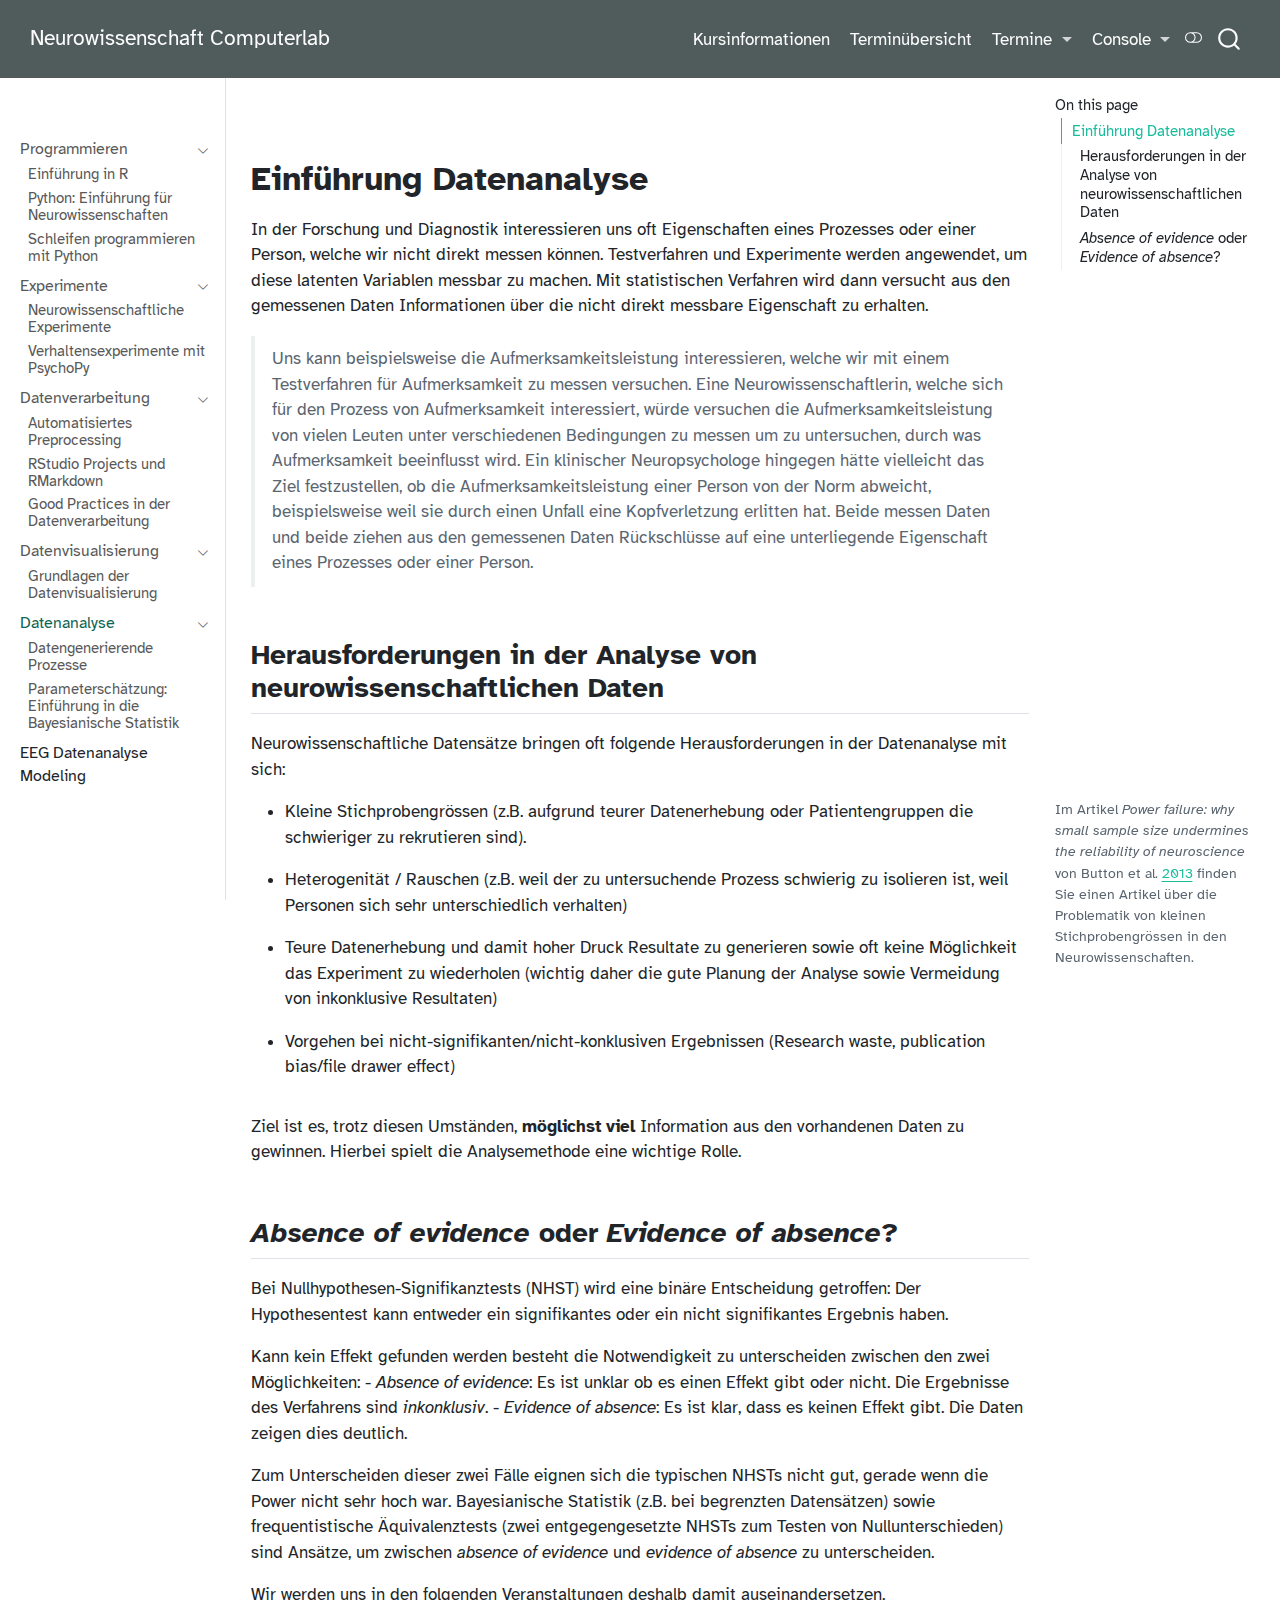
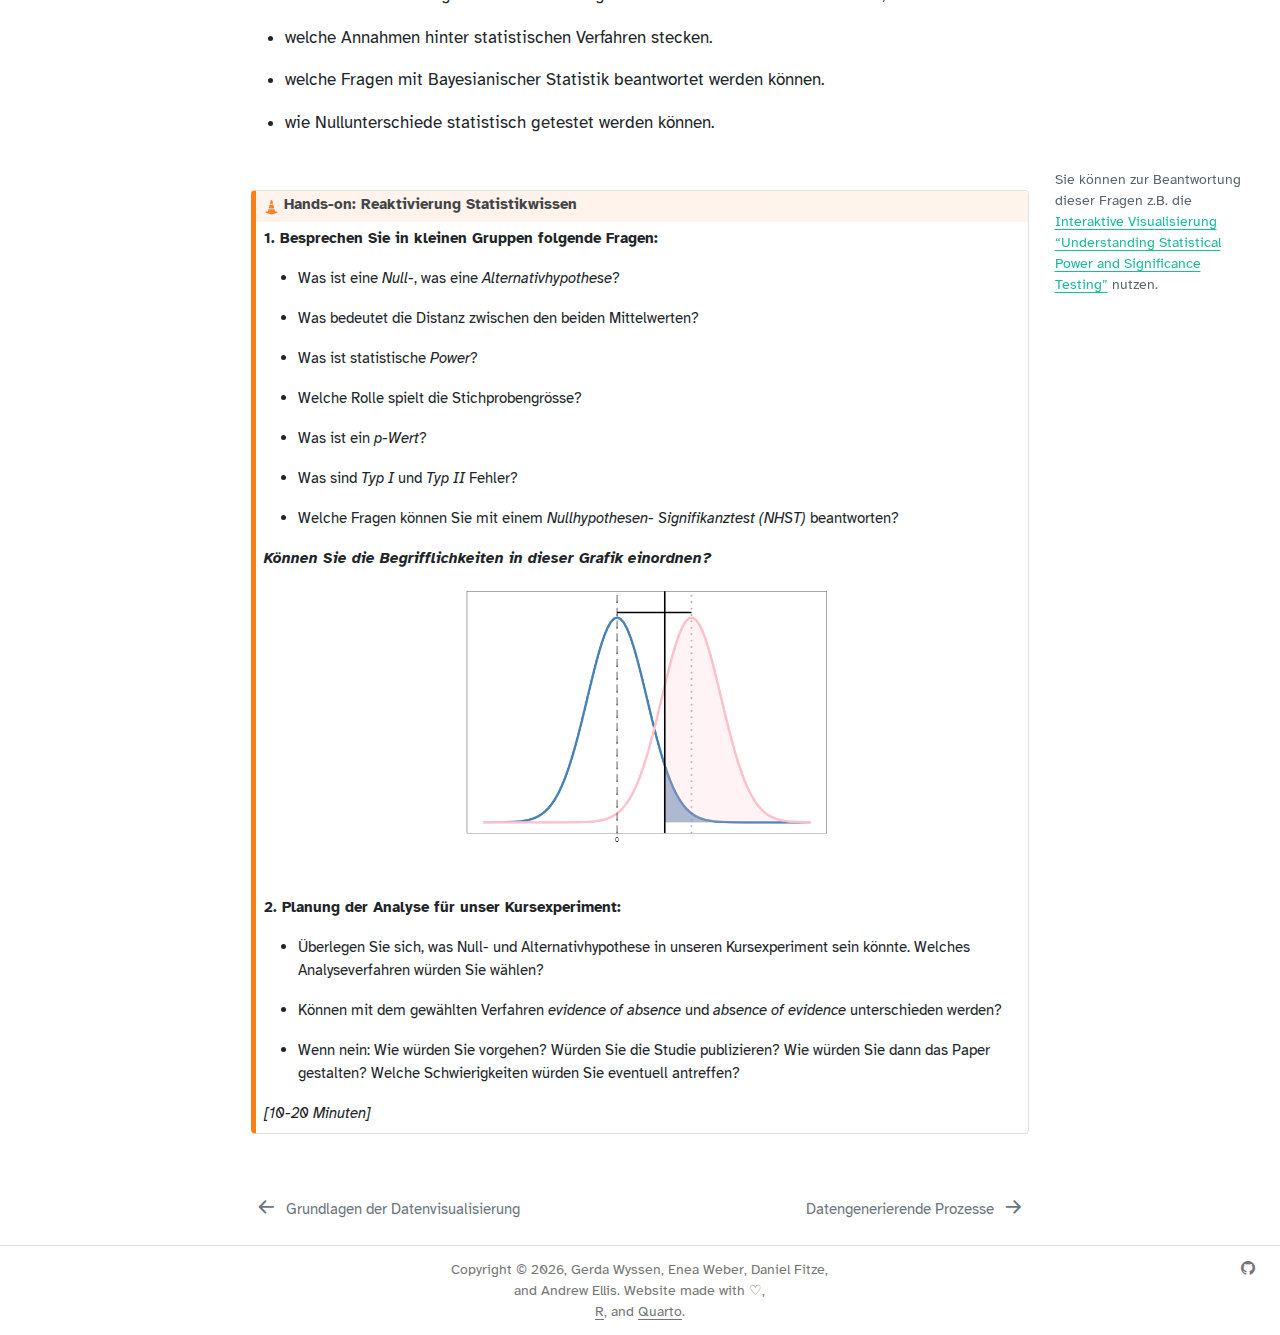
<file: docs/chapters/intro_analysis.html>
<!DOCTYPE html>
<html xmlns="http://www.w3.org/1999/xhtml" lang="en" xml:lang="en"><head>

<meta charset="utf-8">
<meta name="generator" content="quarto-1.8.26">

<meta name="viewport" content="width=device-width, initial-scale=1.0, user-scalable=yes">


<title>intro_analysis – Neurowissenschaft Computerlab</title>
<style>
code{white-space: pre-wrap;}
span.smallcaps{font-variant: small-caps;}
div.columns{display: flex; gap: min(4vw, 1.5em);}
div.column{flex: auto; overflow-x: auto;}
div.hanging-indent{margin-left: 1.5em; text-indent: -1.5em;}
ul.task-list{list-style: none;}
ul.task-list li input[type="checkbox"] {
  width: 0.8em;
  margin: 0 0.8em 0.2em -1em; /* quarto-specific, see https://github.com/quarto-dev/quarto-cli/issues/4556 */ 
  vertical-align: middle;
}
</style>


<script src="../site_libs/quarto-nav/quarto-nav.js"></script>
<script src="../site_libs/clipboard/clipboard.min.js"></script>
<script src="../site_libs/quarto-search/autocomplete.umd.js"></script>
<script src="../site_libs/quarto-search/fuse.min.js"></script>
<script src="../site_libs/quarto-search/quarto-search.js"></script>
<meta name="quarto:offset" content="../">
<link href="../chapters/datageneratingprocesses.html" rel="next">
<link href="../chapters/data_visualization.html" rel="prev">
<link href="../imgs/logo_landing.png" rel="icon" type="image/png">
<script src="../site_libs/quarto-html/quarto.js" type="module"></script>
<script src="../site_libs/quarto-html/tabsets/tabsets.js" type="module"></script>
<script src="../site_libs/quarto-html/axe/axe-check.js" type="module"></script>
<script src="../site_libs/quarto-html/popper.min.js"></script>
<script src="../site_libs/quarto-html/tippy.umd.min.js"></script>
<script src="../site_libs/quarto-html/anchor.min.js"></script>
<link href="../site_libs/quarto-html/tippy.css" rel="stylesheet">
<link href="../site_libs/quarto-html/quarto-syntax-highlighting-587c61ba64f3a5504c4d52d930310e48.css" rel="stylesheet" class="quarto-color-scheme" id="quarto-text-highlighting-styles">
<link href="../site_libs/quarto-html/quarto-syntax-highlighting-dark-b758ccaa5987ceb1b75504551e579abf.css" rel="stylesheet" class="quarto-color-scheme quarto-color-alternate" id="quarto-text-highlighting-styles">
<link href="../site_libs/quarto-html/quarto-syntax-highlighting-587c61ba64f3a5504c4d52d930310e48.css" rel="stylesheet" class="quarto-color-scheme-extra" id="quarto-text-highlighting-styles">
<script src="../site_libs/bootstrap/bootstrap.min.js"></script>
<link href="../site_libs/bootstrap/bootstrap-icons.css" rel="stylesheet">
<link href="../site_libs/bootstrap/bootstrap-cdbc3631c51ce3e0d9bcdf02df00f99f.min.css" rel="stylesheet" append-hash="true" class="quarto-color-scheme" id="quarto-bootstrap" data-mode="light">
<link href="../site_libs/bootstrap/bootstrap-dark-a7d9048d97f31e8fb63faba404854c4e.min.css" rel="stylesheet" append-hash="true" class="quarto-color-scheme quarto-color-alternate" id="quarto-bootstrap" data-mode="dark">
<link href="../site_libs/bootstrap/bootstrap-cdbc3631c51ce3e0d9bcdf02df00f99f.min.css" rel="stylesheet" append-hash="true" class="quarto-color-scheme-extra" id="quarto-bootstrap" data-mode="light">
<script id="quarto-search-options" type="application/json">{
  "location": "navbar",
  "copy-button": false,
  "collapse-after": 3,
  "panel-placement": "end",
  "type": "overlay",
  "limit": 50,
  "keyboard-shortcut": [
    "f",
    "/",
    "s"
  ],
  "show-item-context": false,
  "language": {
    "search-no-results-text": "No results",
    "search-matching-documents-text": "matching documents",
    "search-copy-link-title": "Copy link to search",
    "search-hide-matches-text": "Hide additional matches",
    "search-more-match-text": "more match in this document",
    "search-more-matches-text": "more matches in this document",
    "search-clear-button-title": "Clear",
    "search-text-placeholder": "",
    "search-detached-cancel-button-title": "Cancel",
    "search-submit-button-title": "Submit",
    "search-label": "Search"
  }
}</script>
<style>
div.callout-preparation.callout {
  border-left-color: RosyBrown;
}
div.callout-preparation.callout-style-default > .callout-header {
  background-color: rgb(from RosyBrown r g b / 13%);
}
div.callout-preparation .callout-toggle::before {  background-image: url('data:image/svg+xml,<svg xmlns="http://www.w3.org/2000/svg" width="16" height="16" fill="rgb(33, 37, 41)" class="bi bi-chevron-down" viewBox="0 0 16 16"><path fill-rule="evenodd" d="M1.646 4.646a.5.5 0 0 1 .708 0L8 10.293l5.646-5.647a.5.5 0 0 1 .708.708l-6 6a.5.5 0 0 1-.708 0l-6-6a.5.5 0 0 1 0-.708z"/></svg>');}
div.callout-preparation.callout-style-default .callout-icon::before, div.callout-preparation.callout-titled .callout-icon::before {
  font-family: 'Font Awesome 6 Free', FontAwesome;
  font-style: normal;
  content: 'nil' !important;
  background-image: none;
}
div.callout-hands-on.callout {
  border-left-color: RosyBrown;
}
div.callout-hands-on.callout-style-default > .callout-header {
  background-color: rgb(from RosyBrown r g b / 13%);
}
div.callout-hands-on .callout-toggle::before {  background-image: url('data:image/svg+xml,<svg xmlns="http://www.w3.org/2000/svg" width="16" height="16" fill="rgb(33, 37, 41)" class="bi bi-chevron-down" viewBox="0 0 16 16"><path fill-rule="evenodd" d="M1.646 4.646a.5.5 0 0 1 .708 0L8 10.293l5.646-5.647a.5.5 0 0 1 .708.708l-6 6a.5.5 0 0 1-.708 0l-6-6a.5.5 0 0 1 0-.708z"/></svg>');}
div.callout-hands-on.callout-style-default .callout-icon::before, div.callout-hands-on.callout-titled .callout-icon::before {
  font-family: 'Font Awesome 6 Free', FontAwesome;
  font-style: normal;
  content: 'nil' !important;
  background-image: none;
}
div.callout-debugging.callout {
  border-left-color: RosyBrown;
}
div.callout-debugging.callout-style-default > .callout-header {
  background-color: rgb(from RosyBrown r g b / 13%);
}
div.callout-debugging .callout-toggle::before {  background-image: url('data:image/svg+xml,<svg xmlns="http://www.w3.org/2000/svg" width="16" height="16" fill="rgb(33, 37, 41)" class="bi bi-chevron-down" viewBox="0 0 16 16"><path fill-rule="evenodd" d="M1.646 4.646a.5.5 0 0 1 .708 0L8 10.293l5.646-5.647a.5.5 0 0 1 .708.708l-6 6a.5.5 0 0 1-.708 0l-6-6a.5.5 0 0 1 0-.708z"/></svg>');}
div.callout-debugging.callout-style-default .callout-icon::before, div.callout-debugging.callout-titled .callout-icon::before {
  font-family: 'Font Awesome 6 Free', FontAwesome;
  font-style: normal;
  content: '\e4d0' !important;
  background-image: none;
}
div.callout-learnings.callout {
  border-left-color: LightSlateGray;
}
div.callout-learnings.callout-style-default > .callout-header {
  background-color: rgb(from LightSlateGray r g b / 13%);
}
div.callout-learnings .callout-toggle::before {  background-image: url('data:image/svg+xml,<svg xmlns="http://www.w3.org/2000/svg" width="16" height="16" fill="rgb(33, 37, 41)" class="bi bi-chevron-down" viewBox="0 0 16 16"><path fill-rule="evenodd" d="M1.646 4.646a.5.5 0 0 1 .708 0L8 10.293l5.646-5.647a.5.5 0 0 1 .708.708l-6 6a.5.5 0 0 1-.708 0l-6-6a.5.5 0 0 1 0-.708z"/></svg>');}
div.callout-learnings.callout-style-default .callout-icon::before, div.callout-learnings.callout-titled .callout-icon::before {
  background-image: url('data:image/svg+xml,<svg xmlns="http://www.w3.org/2000/svg" width="16" height="16" fill="LightSlateGray" class="bi bi-exclamation-triangle" viewBox="0 0 16 16"><path d="M7.938 2.016A.13.13 0 0 1 8.002 2a.13.13 0 0 1 .063.016.146.146 0 0 1 .054.057l6.857 11.667c.036.06.035.124.002.183a.163.163 0 0 1-.054.06.116.116 0 0 1-.066.017H1.146a.115.115 0 0 1-.066-.017.163.163 0 0 1-.054-.06.176.176 0 0 1 .002-.183L7.884 2.073a.147.147 0 0 1 .054-.057zm1.044-.45a1.13 1.13 0 0 0-1.96 0L.165 13.233c-.457.778.091 1.767.98 1.767h13.713c.889 0 1.438-.99.98-1.767L8.982 1.566z"/></svg>');
}
</style>


<link rel="stylesheet" href="../include/webex.css">
</head>

<body class="nav-sidebar docked nav-fixed quarto-light"><script id="quarto-html-before-body" type="application/javascript">
    const toggleBodyColorMode = (bsSheetEl) => {
      const mode = bsSheetEl.getAttribute("data-mode");
      const bodyEl = window.document.querySelector("body");
      if (mode === "dark") {
        bodyEl.classList.add("quarto-dark");
        bodyEl.classList.remove("quarto-light");
      } else {
        bodyEl.classList.add("quarto-light");
        bodyEl.classList.remove("quarto-dark");
      }
    }
    const toggleBodyColorPrimary = () => {
      const bsSheetEl = window.document.querySelector("link#quarto-bootstrap:not([rel=disabled-stylesheet])");
      if (bsSheetEl) {
        toggleBodyColorMode(bsSheetEl);
      }
    }
    const setColorSchemeToggle = (alternate) => {
      const toggles = window.document.querySelectorAll('.quarto-color-scheme-toggle');
      for (let i=0; i < toggles.length; i++) {
        const toggle = toggles[i];
        if (toggle) {
          if (alternate) {
            toggle.classList.add("alternate");
          } else {
            toggle.classList.remove("alternate");
          }
        }
      }
    };
    const toggleColorMode = (alternate) => {
      // Switch the stylesheets
      const primaryStylesheets = window.document.querySelectorAll('link.quarto-color-scheme:not(.quarto-color-alternate)');
      const alternateStylesheets = window.document.querySelectorAll('link.quarto-color-scheme.quarto-color-alternate');
      manageTransitions('#quarto-margin-sidebar .nav-link', false);
      if (alternate) {
        // note: dark is layered on light, we don't disable primary!
        enableStylesheet(alternateStylesheets);
        for (const sheetNode of alternateStylesheets) {
          if (sheetNode.id === "quarto-bootstrap") {
            toggleBodyColorMode(sheetNode);
          }
        }
      } else {
        disableStylesheet(alternateStylesheets);
        enableStylesheet(primaryStylesheets)
        toggleBodyColorPrimary();
      }
      manageTransitions('#quarto-margin-sidebar .nav-link', true);
      // Switch the toggles
      setColorSchemeToggle(alternate)
      // Hack to workaround the fact that safari doesn't
      // properly recolor the scrollbar when toggling (#1455)
      if (navigator.userAgent.indexOf('Safari') > 0 && navigator.userAgent.indexOf('Chrome') == -1) {
        manageTransitions("body", false);
        window.scrollTo(0, 1);
        setTimeout(() => {
          window.scrollTo(0, 0);
          manageTransitions("body", true);
        }, 40);
      }
    }
    const disableStylesheet = (stylesheets) => {
      for (let i=0; i < stylesheets.length; i++) {
        const stylesheet = stylesheets[i];
        stylesheet.rel = 'disabled-stylesheet';
      }
    }
    const enableStylesheet = (stylesheets) => {
      for (let i=0; i < stylesheets.length; i++) {
        const stylesheet = stylesheets[i];
        if(stylesheet.rel !== 'stylesheet') { // for Chrome, which will still FOUC without this check
          stylesheet.rel = 'stylesheet';
        }
      }
    }
    const manageTransitions = (selector, allowTransitions) => {
      const els = window.document.querySelectorAll(selector);
      for (let i=0; i < els.length; i++) {
        const el = els[i];
        if (allowTransitions) {
          el.classList.remove('notransition');
        } else {
          el.classList.add('notransition');
        }
      }
    }
    const isFileUrl = () => {
      return window.location.protocol === 'file:';
    }
    const hasAlternateSentinel = () => {
      let styleSentinel = getColorSchemeSentinel();
      if (styleSentinel !== null) {
        return styleSentinel === "alternate";
      } else {
        return false;
      }
    }
    const setStyleSentinel = (alternate) => {
      const value = alternate ? "alternate" : "default";
      if (!isFileUrl()) {
        window.localStorage.setItem("quarto-color-scheme", value);
      } else {
        localAlternateSentinel = value;
      }
    }
    const getColorSchemeSentinel = () => {
      if (!isFileUrl()) {
        const storageValue = window.localStorage.getItem("quarto-color-scheme");
        return storageValue != null ? storageValue : localAlternateSentinel;
      } else {
        return localAlternateSentinel;
      }
    }
    const toggleGiscusIfUsed = (isAlternate, darkModeDefault) => {
      const baseTheme = document.querySelector('#giscus-base-theme')?.value ?? 'light';
      const alternateTheme = document.querySelector('#giscus-alt-theme')?.value ?? 'dark';
      let newTheme = '';
      if(authorPrefersDark) {
        newTheme = isAlternate ? baseTheme : alternateTheme;
      } else {
        newTheme = isAlternate ? alternateTheme : baseTheme;
      }
      const changeGiscusTheme = () => {
        // From: https://github.com/giscus/giscus/issues/336
        const sendMessage = (message) => {
          const iframe = document.querySelector('iframe.giscus-frame');
          if (!iframe) return;
          iframe.contentWindow.postMessage({ giscus: message }, 'https://giscus.app');
        }
        sendMessage({
          setConfig: {
            theme: newTheme
          }
        });
      }
      const isGiscussLoaded = window.document.querySelector('iframe.giscus-frame') !== null;
      if (isGiscussLoaded) {
        changeGiscusTheme();
      }
    };
    const authorPrefersDark = false;
    const darkModeDefault = authorPrefersDark;
      document.querySelector('link#quarto-text-highlighting-styles.quarto-color-scheme-extra').rel = 'disabled-stylesheet';
      document.querySelector('link#quarto-bootstrap.quarto-color-scheme-extra').rel = 'disabled-stylesheet';
    let localAlternateSentinel = darkModeDefault ? 'alternate' : 'default';
    // Dark / light mode switch
    window.quartoToggleColorScheme = () => {
      // Read the current dark / light value
      let toAlternate = !hasAlternateSentinel();
      toggleColorMode(toAlternate);
      setStyleSentinel(toAlternate);
      toggleGiscusIfUsed(toAlternate, darkModeDefault);
      window.dispatchEvent(new Event('resize'));
    };
    // Switch to dark mode if need be
    if (hasAlternateSentinel()) {
      toggleColorMode(true);
    } else {
      toggleColorMode(false);
    }
  </script>

<div id="quarto-search-results"></div>
  <header id="quarto-header" class="headroom fixed-top">
    <nav class="navbar navbar-expand-lg " data-bs-theme="dark">
      <div class="navbar-container container-fluid">
      <div class="navbar-brand-container mx-auto">
    <a class="navbar-brand" href="../index.html">
    <span class="navbar-title">Neurowissenschaft Computerlab</span>
    </a>
  </div>
            <div id="quarto-search" class="" title="Search"></div>
          <button class="navbar-toggler" type="button" data-bs-toggle="collapse" data-bs-target="#navbarCollapse" aria-controls="navbarCollapse" role="menu" aria-expanded="false" aria-label="Toggle navigation" onclick="if (window.quartoToggleHeadroom) { window.quartoToggleHeadroom(); }">
  <span class="navbar-toggler-icon"></span>
</button>
          <div class="collapse navbar-collapse" id="navbarCollapse">
            <ul class="navbar-nav navbar-nav-scroll ms-auto">
  <li class="nav-item">
    <a class="nav-link" href="../course/syllabus.html"> 
<span class="menu-text">Kursinformationen</span></a>
  </li>  
  <li class="nav-item">
    <a class="nav-link" href="../course/overview.html"> 
<span class="menu-text">Terminübersicht</span></a>
  </li>  
  <li class="nav-item dropdown ">
    <a class="nav-link dropdown-toggle" href="#" id="nav-menu-termine" role="link" data-bs-toggle="dropdown" aria-expanded="false">
 <span class="menu-text">Termine</span>
    </a>
    <ul class="dropdown-menu dropdown-menu-end" aria-labelledby="nav-menu-termine">    
        <li>
    <a class="dropdown-item" href="../course/01.html">
 <span class="dropdown-text">T1: 20.02.2026</span></a>
  </li>  
        <li>
    <a class="dropdown-item" href="../course/02.html">
 <span class="dropdown-text">T2: 27.02.2026</span></a>
  </li>  
        <li>
    <a class="dropdown-item" href="../course/03.html">
 <span class="dropdown-text">T3: 06.03.2026</span></a>
  </li>  
        <li>
    <a class="dropdown-item" href="../course/04.html">
 <span class="dropdown-text">T4: 13.03.2026</span></a>
  </li>  
        <li>
    <a class="dropdown-item" href="../course/05.html">
 <span class="dropdown-text">T5 20.03.2026</span></a>
  </li>  
        <li>
    <a class="dropdown-item" href="../course/06.html">
 <span class="dropdown-text">T6 27.03.2026</span></a>
  </li>  
        <li>
    <a class="dropdown-item" href="../course/07.html">
 <span class="dropdown-text">T7 17.04.2026</span></a>
  </li>  
        <li>
    <a class="dropdown-item" href="../course/08.html">
 <span class="dropdown-text">T8 24.04.2026</span></a>
  </li>  
    </ul>
  </li>
  <li class="nav-item dropdown ">
    <a class="nav-link dropdown-toggle" href="#" id="nav-menu-console" role="link" data-bs-toggle="dropdown" aria-expanded="false">
 <span class="menu-text">Console</span>
    </a>
    <ul class="dropdown-menu dropdown-menu-end" aria-labelledby="nav-menu-console">    
        <li>
    <a class="dropdown-item" href="../course/webrconsole.html">
 <span class="dropdown-text">WebR Konsole (R)</span></a>
  </li>  
        <li>
    <a class="dropdown-item" href="../course/pythonconsole.html">
 <span class="dropdown-text">Pyodide Konsole (Python)</span></a>
  </li>  
    </ul>
  </li>
</ul>
          </div> <!-- /navcollapse -->
            <div class="quarto-navbar-tools">
  <a href="" class="quarto-color-scheme-toggle quarto-navigation-tool  px-1" onclick="window.quartoToggleColorScheme(); return false;" title="Toggle dark mode"><i class="bi"></i></a>
</div>
      </div> <!-- /container-fluid -->
    </nav>
  <nav class="quarto-secondary-nav">
    <div class="container-fluid d-flex">
      <button type="button" class="quarto-btn-toggle btn" data-bs-toggle="collapse" role="button" data-bs-target=".quarto-sidebar-collapse-item" aria-controls="quarto-sidebar" aria-expanded="false" aria-label="Toggle sidebar navigation" onclick="if (window.quartoToggleHeadroom) { window.quartoToggleHeadroom(); }">
        <i class="bi bi-layout-text-sidebar-reverse"></i>
      </button>
        <nav class="quarto-page-breadcrumbs" aria-label="breadcrumb"><ol class="breadcrumb"><li class="breadcrumb-item"><a href="../chapters/intro_analysis.html">Datenanalyse</a></li></ol></nav>
        <a class="flex-grow-1" role="navigation" data-bs-toggle="collapse" data-bs-target=".quarto-sidebar-collapse-item" aria-controls="quarto-sidebar" aria-expanded="false" aria-label="Toggle sidebar navigation" onclick="if (window.quartoToggleHeadroom) { window.quartoToggleHeadroom(); }">      
        </a>
      <button type="button" class="btn quarto-search-button" aria-label="Search" onclick="window.quartoOpenSearch();">
        <i class="bi bi-search"></i>
      </button>
    </div>
  </nav>
</header>
<!-- content -->
<div id="quarto-content" class="quarto-container page-columns page-rows-contents page-layout-article page-navbar">
<!-- sidebar -->
  <nav id="quarto-sidebar" class="sidebar collapse collapse-horizontal quarto-sidebar-collapse-item sidebar-navigation docked overflow-auto">
        <div class="mt-2 flex-shrink-0 align-items-center">
        <div class="sidebar-search">
        <div id="quarto-search" class="" title="Search"></div>
        </div>
        </div>
    <div class="sidebar-menu-container"> 
    <ul class="list-unstyled mt-1">
        <li class="sidebar-item sidebar-item-section">
      <div class="sidebar-item-container"> 
            <a href="../chapters/basics_programming.html" class="sidebar-item-text sidebar-link">
 <span class="menu-text">Programmieren</span></a>
          <a class="sidebar-item-toggle text-start" data-bs-toggle="collapse" data-bs-target="#quarto-sidebar-section-1" role="navigation" aria-expanded="true" aria-label="Toggle section">
            <i class="bi bi-chevron-right ms-2"></i>
          </a> 
      </div>
      <ul id="quarto-sidebar-section-1" class="collapse list-unstyled sidebar-section depth1 show">  
          <li class="sidebar-item">
  <div class="sidebar-item-container"> 
  <a href="../chapters/intro_r.html" class="sidebar-item-text sidebar-link">
 <span class="menu-text">Einführung in R</span></a>
  </div>
</li>
          <li class="sidebar-item">
  <div class="sidebar-item-container"> 
  <a href="../chapters/intro_python.html" class="sidebar-item-text sidebar-link">
 <span class="menu-text">Python: Einführung für Neurowissenschaften</span></a>
  </div>
</li>
          <li class="sidebar-item">
  <div class="sidebar-item-container"> 
  <a href="../chapters/loops.html" class="sidebar-item-text sidebar-link">
 <span class="menu-text">Schleifen programmieren mit Python</span></a>
  </div>
</li>
      </ul>
  </li>
        <li class="sidebar-item sidebar-item-section">
      <div class="sidebar-item-container"> 
            <a class="sidebar-item-text sidebar-link text-start" data-bs-toggle="collapse" data-bs-target="#quarto-sidebar-section-2" role="navigation" aria-expanded="true">
 <span class="menu-text">Experimente</span></a>
          <a class="sidebar-item-toggle text-start" data-bs-toggle="collapse" data-bs-target="#quarto-sidebar-section-2" role="navigation" aria-expanded="true" aria-label="Toggle section">
            <i class="bi bi-chevron-right ms-2"></i>
          </a> 
      </div>
      <ul id="quarto-sidebar-section-2" class="collapse list-unstyled sidebar-section depth1 show">  
          <li class="sidebar-item">
  <div class="sidebar-item-container"> 
  <a href="../chapters/experiments.html" class="sidebar-item-text sidebar-link">
 <span class="menu-text">Neurowissenschaftliche Experimente</span></a>
  </div>
</li>
          <li class="sidebar-item">
  <div class="sidebar-item-container"> 
  <a href="../chapters/psychopy_experiments.html" class="sidebar-item-text sidebar-link">
 <span class="menu-text">Verhaltensexperimente mit PsychoPy</span></a>
  </div>
</li>
      </ul>
  </li>
        <li class="sidebar-item sidebar-item-section">
      <div class="sidebar-item-container"> 
            <a href="../chapters/basics_datawrangling.html" class="sidebar-item-text sidebar-link">
 <span class="menu-text">Datenverarbeitung</span></a>
          <a class="sidebar-item-toggle text-start" data-bs-toggle="collapse" data-bs-target="#quarto-sidebar-section-3" role="navigation" aria-expanded="true" aria-label="Toggle section">
            <i class="bi bi-chevron-right ms-2"></i>
          </a> 
      </div>
      <ul id="quarto-sidebar-section-3" class="collapse list-unstyled sidebar-section depth1 show">  
          <li class="sidebar-item">
  <div class="sidebar-item-container"> 
  <a href="../chapters/functions_wrangling.html" class="sidebar-item-text sidebar-link">
 <span class="menu-text">Automatisiertes Preprocessing</span></a>
  </div>
</li>
          <li class="sidebar-item">
  <div class="sidebar-item-container"> 
  <a href="../chapters/rmarkdown.html" class="sidebar-item-text sidebar-link">
 <span class="menu-text">RStudio Projects und RMarkdown</span></a>
  </div>
</li>
          <li class="sidebar-item">
  <div class="sidebar-item-container"> 
  <a href="../chapters/goodpractices_data.html" class="sidebar-item-text sidebar-link">
 <span class="menu-text">Good Practices in der Datenverarbeitung</span></a>
  </div>
</li>
      </ul>
  </li>
        <li class="sidebar-item sidebar-item-section">
      <div class="sidebar-item-container"> 
            <a href="../chapters/basics_ggplot.html" class="sidebar-item-text sidebar-link">
 <span class="menu-text">Datenvisualisierung</span></a>
          <a class="sidebar-item-toggle text-start" data-bs-toggle="collapse" data-bs-target="#quarto-sidebar-section-4" role="navigation" aria-expanded="true" aria-label="Toggle section">
            <i class="bi bi-chevron-right ms-2"></i>
          </a> 
      </div>
      <ul id="quarto-sidebar-section-4" class="collapse list-unstyled sidebar-section depth1 show">  
          <li class="sidebar-item">
  <div class="sidebar-item-container"> 
  <a href="../chapters/data_visualization.html" class="sidebar-item-text sidebar-link">
 <span class="menu-text">Grundlagen der Datenvisualisierung</span></a>
  </div>
</li>
      </ul>
  </li>
        <li class="sidebar-item sidebar-item-section">
      <div class="sidebar-item-container"> 
            <a href="../chapters/intro_analysis.html" class="sidebar-item-text sidebar-link active">
 <span class="menu-text">Datenanalyse</span></a>
          <a class="sidebar-item-toggle text-start" data-bs-toggle="collapse" data-bs-target="#quarto-sidebar-section-5" role="navigation" aria-expanded="true" aria-label="Toggle section">
            <i class="bi bi-chevron-right ms-2"></i>
          </a> 
      </div>
      <ul id="quarto-sidebar-section-5" class="collapse list-unstyled sidebar-section depth1 show">  
          <li class="sidebar-item">
  <div class="sidebar-item-container"> 
  <a href="../chapters/datageneratingprocesses.html" class="sidebar-item-text sidebar-link">
 <span class="menu-text">Datengenerierende Prozesse</span></a>
  </div>
</li>
          <li class="sidebar-item">
  <div class="sidebar-item-container"> 
  <a href="../chapters/parameterestimates.html" class="sidebar-item-text sidebar-link">
 <span class="menu-text">Parameterschätzung: Einführung in die Bayesianische Statistik</span></a>
  </div>
</li>
      </ul>
  </li>
        <li class="sidebar-item sidebar-item-section">
      <span class="sidebar-item-text sidebar-link text-start">
 <span class="menu-text">EEG Datenanalyse</span></span>
  </li>
        <li class="sidebar-item sidebar-item-section">
      <span class="sidebar-item-text sidebar-link text-start">
 <span class="menu-text">Modeling</span></span>
  </li>
    </ul>
    </div>
</nav>
<div id="quarto-sidebar-glass" class="quarto-sidebar-collapse-item" data-bs-toggle="collapse" data-bs-target=".quarto-sidebar-collapse-item"></div>
<!-- margin-sidebar -->
    <div id="quarto-margin-sidebar" class="sidebar margin-sidebar">
        <nav id="TOC" role="doc-toc" class="toc-active">
    <h2 id="toc-title">On this page</h2>
   
  <ul>
  <li><a href="#einführung-datenanalyse" id="toc-einführung-datenanalyse" class="nav-link active" data-scroll-target="#einführung-datenanalyse">Einführung Datenanalyse</a>
  <ul class="collapse">
  <li><a href="#herausforderungen-in-der-analyse-von-neurowissenschaftlichen-daten" id="toc-herausforderungen-in-der-analyse-von-neurowissenschaftlichen-daten" class="nav-link" data-scroll-target="#herausforderungen-in-der-analyse-von-neurowissenschaftlichen-daten">Herausforderungen in der Analyse von neurowissenschaftlichen Daten</a></li>
  <li><a href="#absence-of-evidence-oder-evidence-of-absence" id="toc-absence-of-evidence-oder-evidence-of-absence" class="nav-link" data-scroll-target="#absence-of-evidence-oder-evidence-of-absence"><em>Absence of evidence</em> oder <em>Evidence of absence</em>?</a></li>
  </ul></li>
  </ul>
</nav>
    </div>
<!-- main -->
<main class="content page-columns page-full" id="quarto-document-content"><header id="title-block-header" class="quarto-title-block"></header>





<section id="einführung-datenanalyse" class="level1 page-columns page-full">
<h1>Einführung Datenanalyse</h1>
<p>In der Forschung und Diagnostik interessieren uns oft Eigenschaften eines Prozesses oder einer Person, welche wir nicht direkt messen können. Testverfahren und Experimente werden angewendet, um diese latenten Variablen messbar zu machen. Mit statistischen Verfahren wird dann versucht aus den gemessenen Daten Informationen über die nicht direkt messbare Eigenschaft zu erhalten.</p>
<blockquote class="blockquote">
<p>Uns kann beispielsweise die Aufmerksamkeitsleistung interessieren, welche wir mit einem Testverfahren für Aufmerksamkeit zu messen versuchen. Eine Neurowissenschaftlerin, welche sich für den Prozess von Aufmerksamkeit interessiert, würde versuchen die Aufmerksamkeitsleistung von vielen Leuten unter verschiedenen Bedingungen zu messen um zu untersuchen, durch was Aufmerksamkeit beeinflusst wird. Ein klinischer Neuropsychologe hingegen hätte vielleicht das Ziel festzustellen, ob die Aufmerksamkeitsleistung einer Person von der Norm abweicht, beispielsweise weil sie durch einen Unfall eine Kopfverletzung erlitten hat. Beide messen Daten und beide ziehen aus den gemessenen Daten Rückschlüsse auf eine unterliegende Eigenschaft eines Prozesses oder einer Person.</p>
</blockquote>
<section id="herausforderungen-in-der-analyse-von-neurowissenschaftlichen-daten" class="level2 page-columns page-full">
<h2 class="anchored" data-anchor-id="herausforderungen-in-der-analyse-von-neurowissenschaftlichen-daten">Herausforderungen in der Analyse von neurowissenschaftlichen Daten</h2>
<p>Neurowissenschaftliche Datensätze bringen oft folgende Herausforderungen in der Datenanalyse mit sich:</p>
<ul>
<li><p>Kleine Stichprobengrössen (z.B. aufgrund teurer Datenerhebung oder Patientengruppen die schwieriger zu rekrutieren sind).</p></li>
<li><p>Heterogenität / Rauschen (z.B. weil der zu untersuchende Prozess schwierig zu isolieren ist, weil Personen sich sehr unterschiedlich verhalten)</p></li>
<li><p>Teure Datenerhebung und damit hoher Druck Resultate zu generieren sowie oft keine Möglichkeit das Experiment zu wiederholen (wichtig daher die gute Planung der Analyse sowie Vermeidung von inkonklusive Resultaten)</p></li>
<li><p>Vorgehen bei nicht-signifikanten/nicht-konklusiven Ergebnissen (Research waste, publication bias/file drawer effect)</p></li>
</ul>
<aside>
Im Artikel <em>Power failure: why small sample size undermines the reliability of neuroscience</em> von Button et al.&nbsp;<a href="https://www.nature.com/articles/nrn3475">2013</a> finden Sie einen Artikel über die Problematik von kleinen Stichprobengrössen in den Neurowissenschaften.
</aside>
<p>Ziel ist es, trotz diesen Umständen, <strong>möglichst viel</strong> Information aus den vorhandenen Daten zu gewinnen. Hierbei spielt die Analysemethode eine wichtige Rolle.</p>
</section>
<section id="absence-of-evidence-oder-evidence-of-absence" class="level2 page-columns page-full">
<h2 class="anchored" data-anchor-id="absence-of-evidence-oder-evidence-of-absence"><em>Absence of evidence</em> oder <em>Evidence of absence</em>?</h2>
<p>Bei Nullhypothesen-Signifikanztests (NHST) wird eine binäre Entscheidung getroffen: Der Hypothesentest kann entweder ein signifikantes oder ein nicht signifikantes Ergebnis haben.</p>
<p>Kann kein Effekt gefunden werden besteht die Notwendigkeit zu unterscheiden zwischen den zwei Möglichkeiten: - <em>Absence of evidence</em>: Es ist unklar ob es einen Effekt gibt oder nicht. Die Ergebnisse des Verfahrens sind <em>inkonklusiv</em>. - <em>Evidence of absence</em>: Es ist klar, dass es keinen Effekt gibt. Die Daten zeigen dies deutlich.</p>
<p>Zum Unterscheiden dieser zwei Fälle eignen sich die typischen NHSTs nicht gut, gerade wenn die Power nicht sehr hoch war. Bayesianische Statistik (z.B. bei begrenzten Datensätzen) sowie frequentistische Äquivalenztests (zwei entgegengesetzte NHSTs zum Testen von Nullunterschieden) sind Ansätze, um zwischen <em>absence of evidence</em> und <em>evidence of absence</em> zu unterscheiden.</p>
<p>Wir werden uns in den folgenden Veranstaltungen deshalb damit auseinandersetzen,</p>
<ul>
<li><p>welche Annahmen hinter statistischen Verfahren stecken.</p></li>
<li><p>welche Fragen mit Bayesianischer Statistik beantwortet werden können.</p></li>
<li><p>wie Nullunterschiede statistisch getestet werden können.</p></li>
</ul>
<div class="callout callout-style-default callout-caution callout-titled">
<div class="callout-header d-flex align-content-center">
<div class="callout-icon-container">
<i class="callout-icon"></i>
</div>
<div class="callout-title-container flex-fill">
<span class="screen-reader-only">Caution</span>Hands-on: Reaktivierung Statistikwissen
</div>
</div>
<div class="callout-body-container callout-body">
<p><strong>1. Besprechen Sie in kleinen Gruppen folgende Fragen:</strong></p>
<ul>
<li><p>Was ist eine <em>Null-</em>, was eine <em>Alternativhypothese</em>?</p></li>
<li><p>Was bedeutet die Distanz zwischen den beiden Mittelwerten?</p></li>
<li><p>Was ist statistische <em>Power</em>?</p></li>
<li><p>Welche Rolle spielt die Stichprobengrösse?</p></li>
<li><p>Was ist ein <em>p-Wert</em>?</p></li>
<li><p>Was sind <em>Typ I</em> und <em>Typ II</em> Fehler?</p></li>
<li><p>Welche Fragen können Sie mit einem <em>Nullhypothesen- Signifikanztest (NHST)</em> beantworten?</p></li>
</ul>
<p><strong><em>Können Sie die Begrifflichkeiten in dieser Grafik einordnen?</em></strong></p>
<div class="quarto-figure quarto-figure-center">
<figure class="figure">
<p><img src="../imgs/reactivationstatistics.png" class="img-fluid quarto-figure quarto-figure-center figure-img" style="width:50.0%"></p>
</figure>
</div>
<p><strong>2. Planung der Analyse für unser Kursexperiment:</strong></p>
<ul>
<li><p>Überlegen Sie sich, was Null- und Alternativhypothese in unseren Kursexperiment sein könnte. Welches Analyseverfahren würden Sie wählen?</p></li>
<li><p>Können mit dem gewählten Verfahren <em>evidence of absence</em> und <em>absence of evidence</em> unterschieden werden?</p></li>
<li><p>Wenn nein: Wie würden Sie vorgehen? Würden Sie die Studie publizieren? Wie würden Sie dann das Paper gestalten? Welche Schwierigkeiten würden Sie eventuell antreffen?</p></li>
</ul>
<p><em>[10-20 Minuten]</em></p>
</div>
</div>
<aside>
Sie können zur Beantwortung dieser Fragen z.B. die <a href="https://rpsychologist.com/d3/nhst/">Interaktive Visualisierung “Understanding Statistical Power and Significance Testing”</a> nutzen.
</aside>


</section>
</section>

</main> <!-- /main -->
<script>



/* update total correct if #webex-total_correct exists */

update_total_correct = function() {

  console.log("webex: update total_correct");



  var t = document.getElementsByClassName("webex-total_correct");

  for (var i = 0; i < t.length; i++) {

    p = t[i].parentElement;

    var correct = p.getElementsByClassName("webex-correct").length;

    var solvemes = p.getElementsByClassName("webex-solveme").length;

    var radiogroups = p.getElementsByClassName("webex-radiogroup").length;

    var selects = p.getElementsByClassName("webex-select").length;



    t[i].innerHTML = correct + " of " + (solvemes + radiogroups + selects) + " correct";

  }

}



/* webex-solution button toggling function */

b_func = function() {

  console.log("webex: toggle hide");



  var cl = this.parentElement.classList;

  if (cl.contains('open')) {

    cl.remove("open");

  } else {

    cl.add("open");

  }

}



/* check answers */

check_func = function() {

  console.log("webex: check answers");



  var cl = this.parentElement.classList;

  if (cl.contains('unchecked')) {

    cl.remove("unchecked");

    this.innerHTML = "Hide Answers";

  } else {

    cl.add("unchecked");

    this.innerHTML = "Show Answers";

  }

}



/* function for checking solveme answers */

solveme_func = function(e) {

  console.log("webex: check solveme");



  var real_answers = JSON.parse(this.dataset.answer);

  var my_answer = this.value;

  var cl = this.classList;

  if (cl.contains("ignorecase")) {

    my_answer = my_answer.toLowerCase();

  }

  if (cl.contains("nospaces")) {

    my_answer = my_answer.replace(/ /g, "")

  }



  if (my_answer == "") {

    cl.remove("webex-correct");

    cl.remove("webex-incorrect");

  } else if (real_answers.includes(my_answer)) {

    cl.add("webex-correct");

    cl.remove("webex-incorrect");

  } else {

    cl.add("webex-incorrect");

    cl.remove("webex-correct");

  }



  // match numeric answers within a specified tolerance

  if(this.dataset.tol > 0){

    var tol = JSON.parse(this.dataset.tol);

    var matches = real_answers.map(x => Math.abs(x - my_answer) < tol)

    if (matches.reduce((a, b) => a + b, 0) > 0) {

      cl.add("webex-correct");

    } else {

      cl.remove("webex-correct");

    }

  }



  // added regex bit

  if (cl.contains("regex")){

    answer_regex = RegExp(real_answers.join("|"))

    if (answer_regex.test(my_answer)) {

      cl.add("webex-correct");

    }

  }



  update_total_correct();

}



/* function for checking select answers */

select_func = function(e) {

  console.log("webex: check select");



  var cl = this.classList



  /* add style */

  cl.remove("webex-incorrect");

  cl.remove("webex-correct");

  if (this.value == "answer") {

    cl.add("webex-correct");

  } else if (this.value != "blank") {

    cl.add("webex-incorrect");

  }



  update_total_correct();

}



/* function for checking radiogroups answers */

radiogroups_func = function(e) {

  console.log("webex: check radiogroups");



  var checked_button = document.querySelector('input[name=' + this.id + ']:checked');

  var cl = checked_button.parentElement.classList;

  var labels = checked_button.parentElement.parentElement.children;



  /* get rid of styles */

  for (i = 0; i < labels.length; i++) {

    labels[i].classList.remove("webex-incorrect");

    labels[i].classList.remove("webex-correct");

  }



  /* add style */

  if (checked_button.value == "answer") {

    cl.add("webex-correct");

  } else {

    cl.add("webex-incorrect");

  }



  update_total_correct();

}



window.onload = function() {

  console.log("webex onload");

  /* set up solution buttons */

  var buttons = document.getElementsByTagName("button");



  for (var i = 0; i < buttons.length; i++) {

    if (buttons[i].parentElement.classList.contains('webex-solution')) {

      buttons[i].onclick = b_func;

    }

  }



  var check_sections = document.getElementsByClassName("webex-check");

  console.log("check:", check_sections.length);

  for (var i = 0; i < check_sections.length; i++) {

    check_sections[i].classList.add("unchecked");



    let btn = document.createElement("button");

    btn.innerHTML = "Show Answers";

    btn.classList.add("webex-check-button");

    btn.onclick = check_func;

    check_sections[i].appendChild(btn);



    let spn = document.createElement("span");

    spn.classList.add("webex-total_correct");

    check_sections[i].appendChild(spn);

  }



  /* set up webex-solveme inputs */

  var solveme = document.getElementsByClassName("webex-solveme");



  for (var i = 0; i < solveme.length; i++) {

    /* make sure input boxes don't auto-anything */

    solveme[i].setAttribute("autocomplete","off");

    solveme[i].setAttribute("autocorrect", "off");

    solveme[i].setAttribute("autocapitalize", "off");

    solveme[i].setAttribute("spellcheck", "false");

    solveme[i].value = "";



    /* adjust answer for ignorecase or nospaces */

    var cl = solveme[i].classList;

    var real_answer = solveme[i].dataset.answer;

    if (cl.contains("ignorecase")) {

      real_answer = real_answer.toLowerCase();

    }

    if (cl.contains("nospaces")) {

      real_answer = real_answer.replace(/ /g, "");

    }

    solveme[i].dataset.answer = real_answer;



    /* attach checking function */

    solveme[i].onkeyup = solveme_func;

    solveme[i].onchange = solveme_func;



    solveme[i].insertAdjacentHTML("afterend", " <span class='webex-icon'></span>")

  }



  /* set up radiogroups */

  var radiogroups = document.getElementsByClassName("webex-radiogroup");

  for (var i = 0; i < radiogroups.length; i++) {

    radiogroups[i].onchange = radiogroups_func;

  }



  /* set up selects */

  var selects = document.getElementsByClassName("webex-select");

  for (var i = 0; i < selects.length; i++) {

    selects[i].onchange = select_func;

    selects[i].insertAdjacentHTML("afterend", " <span class='webex-icon'></span>")

  }



  update_total_correct();

}



</script>

<script id="quarto-html-after-body" type="application/javascript">
  window.document.addEventListener("DOMContentLoaded", function (event) {
    // Ensure there is a toggle, if there isn't float one in the top right
    if (window.document.querySelector('.quarto-color-scheme-toggle') === null) {
      const a = window.document.createElement('a');
      a.classList.add('top-right');
      a.classList.add('quarto-color-scheme-toggle');
      a.href = "";
      a.onclick = function() { try { window.quartoToggleColorScheme(); } catch {} return false; };
      const i = window.document.createElement("i");
      i.classList.add('bi');
      a.appendChild(i);
      window.document.body.appendChild(a);
    }
    setColorSchemeToggle(hasAlternateSentinel())
    const icon = "";
    const anchorJS = new window.AnchorJS();
    anchorJS.options = {
      placement: 'right',
      icon: icon
    };
    anchorJS.add('.anchored');
    const isCodeAnnotation = (el) => {
      for (const clz of el.classList) {
        if (clz.startsWith('code-annotation-')) {                     
          return true;
        }
      }
      return false;
    }
    const onCopySuccess = function(e) {
      // button target
      const button = e.trigger;
      // don't keep focus
      button.blur();
      // flash "checked"
      button.classList.add('code-copy-button-checked');
      var currentTitle = button.getAttribute("title");
      button.setAttribute("title", "Copied!");
      let tooltip;
      if (window.bootstrap) {
        button.setAttribute("data-bs-toggle", "tooltip");
        button.setAttribute("data-bs-placement", "left");
        button.setAttribute("data-bs-title", "Copied!");
        tooltip = new bootstrap.Tooltip(button, 
          { trigger: "manual", 
            customClass: "code-copy-button-tooltip",
            offset: [0, -8]});
        tooltip.show();    
      }
      setTimeout(function() {
        if (tooltip) {
          tooltip.hide();
          button.removeAttribute("data-bs-title");
          button.removeAttribute("data-bs-toggle");
          button.removeAttribute("data-bs-placement");
        }
        button.setAttribute("title", currentTitle);
        button.classList.remove('code-copy-button-checked');
      }, 1000);
      // clear code selection
      e.clearSelection();
    }
    const getTextToCopy = function(trigger) {
      const outerScaffold = trigger.parentElement.cloneNode(true);
      const codeEl = outerScaffold.querySelector('code');
      for (const childEl of codeEl.children) {
        if (isCodeAnnotation(childEl)) {
          childEl.remove();
        }
      }
      return codeEl.innerText;
    }
    const clipboard = new window.ClipboardJS('.code-copy-button:not([data-in-quarto-modal])', {
      text: getTextToCopy
    });
    clipboard.on('success', onCopySuccess);
    if (window.document.getElementById('quarto-embedded-source-code-modal')) {
      const clipboardModal = new window.ClipboardJS('.code-copy-button[data-in-quarto-modal]', {
        text: getTextToCopy,
        container: window.document.getElementById('quarto-embedded-source-code-modal')
      });
      clipboardModal.on('success', onCopySuccess);
    }
      var localhostRegex = new RegExp(/^(?:http|https):\/\/localhost\:?[0-9]*\//);
      var mailtoRegex = new RegExp(/^mailto:/);
        var filterRegex = new RegExp("https:\/\/kogpsy\.github\.io\/neuroscicomplabFS26\/");
      var isInternal = (href) => {
          return filterRegex.test(href) || localhostRegex.test(href) || mailtoRegex.test(href);
      }
      // Inspect non-navigation links and adorn them if external
     var links = window.document.querySelectorAll('a[href]:not(.nav-link):not(.navbar-brand):not(.toc-action):not(.sidebar-link):not(.sidebar-item-toggle):not(.pagination-link):not(.no-external):not([aria-hidden]):not(.dropdown-item):not(.quarto-navigation-tool):not(.about-link)');
      for (var i=0; i<links.length; i++) {
        const link = links[i];
        if (!isInternal(link.href)) {
          // undo the damage that might have been done by quarto-nav.js in the case of
          // links that we want to consider external
          if (link.dataset.originalHref !== undefined) {
            link.href = link.dataset.originalHref;
          }
            // target, if specified
            link.setAttribute("target", "_blank");
            if (link.getAttribute("rel") === null) {
              link.setAttribute("rel", "noopener");
            }
        }
      }
    function tippyHover(el, contentFn, onTriggerFn, onUntriggerFn) {
      const config = {
        allowHTML: true,
        maxWidth: 500,
        delay: 100,
        arrow: false,
        appendTo: function(el) {
            return el.parentElement;
        },
        interactive: true,
        interactiveBorder: 10,
        theme: 'quarto',
        placement: 'bottom-start',
      };
      if (contentFn) {
        config.content = contentFn;
      }
      if (onTriggerFn) {
        config.onTrigger = onTriggerFn;
      }
      if (onUntriggerFn) {
        config.onUntrigger = onUntriggerFn;
      }
      window.tippy(el, config); 
    }
    const noterefs = window.document.querySelectorAll('a[role="doc-noteref"]');
    for (var i=0; i<noterefs.length; i++) {
      const ref = noterefs[i];
      tippyHover(ref, function() {
        // use id or data attribute instead here
        let href = ref.getAttribute('data-footnote-href') || ref.getAttribute('href');
        try { href = new URL(href).hash; } catch {}
        const id = href.replace(/^#\/?/, "");
        const note = window.document.getElementById(id);
        if (note) {
          return note.innerHTML;
        } else {
          return "";
        }
      });
    }
    const xrefs = window.document.querySelectorAll('a.quarto-xref');
    const processXRef = (id, note) => {
      // Strip column container classes
      const stripColumnClz = (el) => {
        el.classList.remove("page-full", "page-columns");
        if (el.children) {
          for (const child of el.children) {
            stripColumnClz(child);
          }
        }
      }
      stripColumnClz(note)
      if (id === null || id.startsWith('sec-')) {
        // Special case sections, only their first couple elements
        const container = document.createElement("div");
        if (note.children && note.children.length > 2) {
          container.appendChild(note.children[0].cloneNode(true));
          for (let i = 1; i < note.children.length; i++) {
            const child = note.children[i];
            if (child.tagName === "P" && child.innerText === "") {
              continue;
            } else {
              container.appendChild(child.cloneNode(true));
              break;
            }
          }
          if (window.Quarto?.typesetMath) {
            window.Quarto.typesetMath(container);
          }
          return container.innerHTML
        } else {
          if (window.Quarto?.typesetMath) {
            window.Quarto.typesetMath(note);
          }
          return note.innerHTML;
        }
      } else {
        // Remove any anchor links if they are present
        const anchorLink = note.querySelector('a.anchorjs-link');
        if (anchorLink) {
          anchorLink.remove();
        }
        if (window.Quarto?.typesetMath) {
          window.Quarto.typesetMath(note);
        }
        if (note.classList.contains("callout")) {
          return note.outerHTML;
        } else {
          return note.innerHTML;
        }
      }
    }
    for (var i=0; i<xrefs.length; i++) {
      const xref = xrefs[i];
      tippyHover(xref, undefined, function(instance) {
        instance.disable();
        let url = xref.getAttribute('href');
        let hash = undefined; 
        if (url.startsWith('#')) {
          hash = url;
        } else {
          try { hash = new URL(url).hash; } catch {}
        }
        if (hash) {
          const id = hash.replace(/^#\/?/, "");
          const note = window.document.getElementById(id);
          if (note !== null) {
            try {
              const html = processXRef(id, note.cloneNode(true));
              instance.setContent(html);
            } finally {
              instance.enable();
              instance.show();
            }
          } else {
            // See if we can fetch this
            fetch(url.split('#')[0])
            .then(res => res.text())
            .then(html => {
              const parser = new DOMParser();
              const htmlDoc = parser.parseFromString(html, "text/html");
              const note = htmlDoc.getElementById(id);
              if (note !== null) {
                const html = processXRef(id, note);
                instance.setContent(html);
              } 
            }).finally(() => {
              instance.enable();
              instance.show();
            });
          }
        } else {
          // See if we can fetch a full url (with no hash to target)
          // This is a special case and we should probably do some content thinning / targeting
          fetch(url)
          .then(res => res.text())
          .then(html => {
            const parser = new DOMParser();
            const htmlDoc = parser.parseFromString(html, "text/html");
            const note = htmlDoc.querySelector('main.content');
            if (note !== null) {
              // This should only happen for chapter cross references
              // (since there is no id in the URL)
              // remove the first header
              if (note.children.length > 0 && note.children[0].tagName === "HEADER") {
                note.children[0].remove();
              }
              const html = processXRef(null, note);
              instance.setContent(html);
            } 
          }).finally(() => {
            instance.enable();
            instance.show();
          });
        }
      }, function(instance) {
      });
    }
        let selectedAnnoteEl;
        const selectorForAnnotation = ( cell, annotation) => {
          let cellAttr = 'data-code-cell="' + cell + '"';
          let lineAttr = 'data-code-annotation="' +  annotation + '"';
          const selector = 'span[' + cellAttr + '][' + lineAttr + ']';
          return selector;
        }
        const selectCodeLines = (annoteEl) => {
          const doc = window.document;
          const targetCell = annoteEl.getAttribute("data-target-cell");
          const targetAnnotation = annoteEl.getAttribute("data-target-annotation");
          const annoteSpan = window.document.querySelector(selectorForAnnotation(targetCell, targetAnnotation));
          const lines = annoteSpan.getAttribute("data-code-lines").split(",");
          const lineIds = lines.map((line) => {
            return targetCell + "-" + line;
          })
          let top = null;
          let height = null;
          let parent = null;
          if (lineIds.length > 0) {
              //compute the position of the single el (top and bottom and make a div)
              const el = window.document.getElementById(lineIds[0]);
              top = el.offsetTop;
              height = el.offsetHeight;
              parent = el.parentElement.parentElement;
            if (lineIds.length > 1) {
              const lastEl = window.document.getElementById(lineIds[lineIds.length - 1]);
              const bottom = lastEl.offsetTop + lastEl.offsetHeight;
              height = bottom - top;
            }
            if (top !== null && height !== null && parent !== null) {
              // cook up a div (if necessary) and position it 
              let div = window.document.getElementById("code-annotation-line-highlight");
              if (div === null) {
                div = window.document.createElement("div");
                div.setAttribute("id", "code-annotation-line-highlight");
                div.style.position = 'absolute';
                parent.appendChild(div);
              }
              div.style.top = top - 2 + "px";
              div.style.height = height + 4 + "px";
              div.style.left = 0;
              let gutterDiv = window.document.getElementById("code-annotation-line-highlight-gutter");
              if (gutterDiv === null) {
                gutterDiv = window.document.createElement("div");
                gutterDiv.setAttribute("id", "code-annotation-line-highlight-gutter");
                gutterDiv.style.position = 'absolute';
                const codeCell = window.document.getElementById(targetCell);
                const gutter = codeCell.querySelector('.code-annotation-gutter');
                gutter.appendChild(gutterDiv);
              }
              gutterDiv.style.top = top - 2 + "px";
              gutterDiv.style.height = height + 4 + "px";
            }
            selectedAnnoteEl = annoteEl;
          }
        };
        const unselectCodeLines = () => {
          const elementsIds = ["code-annotation-line-highlight", "code-annotation-line-highlight-gutter"];
          elementsIds.forEach((elId) => {
            const div = window.document.getElementById(elId);
            if (div) {
              div.remove();
            }
          });
          selectedAnnoteEl = undefined;
        };
          // Handle positioning of the toggle
      window.addEventListener(
        "resize",
        throttle(() => {
          elRect = undefined;
          if (selectedAnnoteEl) {
            selectCodeLines(selectedAnnoteEl);
          }
        }, 10)
      );
      function throttle(fn, ms) {
      let throttle = false;
      let timer;
        return (...args) => {
          if(!throttle) { // first call gets through
              fn.apply(this, args);
              throttle = true;
          } else { // all the others get throttled
              if(timer) clearTimeout(timer); // cancel #2
              timer = setTimeout(() => {
                fn.apply(this, args);
                timer = throttle = false;
              }, ms);
          }
        };
      }
        // Attach click handler to the DT
        const annoteDls = window.document.querySelectorAll('dt[data-target-cell]');
        for (const annoteDlNode of annoteDls) {
          annoteDlNode.addEventListener('click', (event) => {
            const clickedEl = event.target;
            if (clickedEl !== selectedAnnoteEl) {
              unselectCodeLines();
              const activeEl = window.document.querySelector('dt[data-target-cell].code-annotation-active');
              if (activeEl) {
                activeEl.classList.remove('code-annotation-active');
              }
              selectCodeLines(clickedEl);
              clickedEl.classList.add('code-annotation-active');
            } else {
              // Unselect the line
              unselectCodeLines();
              clickedEl.classList.remove('code-annotation-active');
            }
          });
        }
    const findCites = (el) => {
      const parentEl = el.parentElement;
      if (parentEl) {
        const cites = parentEl.dataset.cites;
        if (cites) {
          return {
            el,
            cites: cites.split(' ')
          };
        } else {
          return findCites(el.parentElement)
        }
      } else {
        return undefined;
      }
    };
    var bibliorefs = window.document.querySelectorAll('a[role="doc-biblioref"]');
    for (var i=0; i<bibliorefs.length; i++) {
      const ref = bibliorefs[i];
      const citeInfo = findCites(ref);
      if (citeInfo) {
        tippyHover(citeInfo.el, function() {
          var popup = window.document.createElement('div');
          citeInfo.cites.forEach(function(cite) {
            var citeDiv = window.document.createElement('div');
            citeDiv.classList.add('hanging-indent');
            citeDiv.classList.add('csl-entry');
            var biblioDiv = window.document.getElementById('ref-' + cite);
            if (biblioDiv) {
              citeDiv.innerHTML = biblioDiv.innerHTML;
            }
            popup.appendChild(citeDiv);
          });
          return popup.innerHTML;
        });
      }
    }
  });
  </script>
<nav class="page-navigation">
  <div class="nav-page nav-page-previous">
      <a href="../chapters/data_visualization.html" class="pagination-link" aria-label="Grundlagen der Datenvisualisierung">
        <i class="bi bi-arrow-left-short"></i> <span class="nav-page-text">Grundlagen der Datenvisualisierung</span>
      </a>          
  </div>
  <div class="nav-page nav-page-next">
      <a href="../chapters/datageneratingprocesses.html" class="pagination-link" aria-label="Datengenerierende Prozesse">
        <span class="nav-page-text">Datengenerierende Prozesse</span> <i class="bi bi-arrow-right-short"></i>
      </a>
  </div>
</nav>
</div> <!-- /content -->
<footer class="footer">
  <div class="nav-footer">
    <div class="nav-footer-left">
      &nbsp;
    </div>   
    <div class="nav-footer-center">
      <ul class="footer-items list-unstyled">
    <li class="nav-item">
    <a class="nav-link" href="../license.qmd">
<p>Copyright © 2026, Gerda Wyssen, Enea Weber, Daniel Fitze, and Andrew Ellis. Website made with ♡, <a href="https://www.r-project.org/">R</a>, and <a href="https://quarto.org/">Quarto</a>.</p>
</a>
  </li>  
</ul>
    </div>
    <div class="nav-footer-right">
      <ul class="footer-items list-unstyled">
    <li class="nav-item compact">
    <a class="nav-link" href="https://github.com/kogpsy/neuroscicomplabFS26">
      <i class="bi bi-github" role="img">
</i> 
    </a>
  </li>  
</ul>
    </div>
  </div>
</footer>




</body></html>
</file>
<file: docs/site_libs/quarto-html/tippy.css>
.tippy-box[data-animation=fade][data-state=hidden]{opacity:0}[data-tippy-root]{max-width:calc(100vw - 10px)}.tippy-box{position:relative;background-color:#333;color:#fff;border-radius:4px;font-size:14px;line-height:1.4;white-space:normal;outline:0;transition-property:transform,visibility,opacity}.tippy-box[data-placement^=top]>.tippy-arrow{bottom:0}.tippy-box[data-placement^=top]>.tippy-arrow:before{bottom:-7px;left:0;border-width:8px 8px 0;border-top-color:initial;transform-origin:center top}.tippy-box[data-placement^=bottom]>.tippy-arrow{top:0}.tippy-box[data-placement^=bottom]>.tippy-arrow:before{top:-7px;left:0;border-width:0 8px 8px;border-bottom-color:initial;transform-origin:center bottom}.tippy-box[data-placement^=left]>.tippy-arrow{right:0}.tippy-box[data-placement^=left]>.tippy-arrow:before{border-width:8px 0 8px 8px;border-left-color:initial;right:-7px;transform-origin:center left}.tippy-box[data-placement^=right]>.tippy-arrow{left:0}.tippy-box[data-placement^=right]>.tippy-arrow:before{left:-7px;border-width:8px 8px 8px 0;border-right-color:initial;transform-origin:center right}.tippy-box[data-inertia][data-state=visible]{transition-timing-function:cubic-bezier(.54,1.5,.38,1.11)}.tippy-arrow{width:16px;height:16px;color:#333}.tippy-arrow:before{content:"";position:absolute;border-color:transparent;border-style:solid}.tippy-content{position:relative;padding:5px 9px;z-index:1}
</file>
<file: docs/site_libs/quarto-html/quarto-syntax-highlighting-587c61ba64f3a5504c4d52d930310e48.css>
/* quarto syntax highlight colors */
:root {
  --quarto-hl-ot-color: #003B4F;
  --quarto-hl-at-color: #657422;
  --quarto-hl-ss-color: #20794D;
  --quarto-hl-an-color: #5E5E5E;
  --quarto-hl-fu-color: #4758AB;
  --quarto-hl-st-color: #20794D;
  --quarto-hl-cf-color: #003B4F;
  --quarto-hl-op-color: #5E5E5E;
  --quarto-hl-er-color: #AD0000;
  --quarto-hl-bn-color: #AD0000;
  --quarto-hl-al-color: #AD0000;
  --quarto-hl-va-color: #111111;
  --quarto-hl-bu-color: inherit;
  --quarto-hl-ex-color: inherit;
  --quarto-hl-pp-color: #AD0000;
  --quarto-hl-in-color: #5E5E5E;
  --quarto-hl-vs-color: #20794D;
  --quarto-hl-wa-color: #5E5E5E;
  --quarto-hl-do-color: #5E5E5E;
  --quarto-hl-im-color: #00769E;
  --quarto-hl-ch-color: #20794D;
  --quarto-hl-dt-color: #AD0000;
  --quarto-hl-fl-color: #AD0000;
  --quarto-hl-co-color: #5E5E5E;
  --quarto-hl-cv-color: #5E5E5E;
  --quarto-hl-cn-color: #8f5902;
  --quarto-hl-sc-color: #5E5E5E;
  --quarto-hl-dv-color: #AD0000;
  --quarto-hl-kw-color: #003B4F;
}

/* other quarto variables */
:root {
  --quarto-font-monospace: SFMono-Regular, Menlo, Monaco, Consolas, "Liberation Mono", "Courier New", monospace;
}

/* syntax highlight based on Pandoc's rules */
pre > code.sourceCode > span {
  color: #003B4F;
}

code.sourceCode > span {
  color: #003B4F;
}

div.sourceCode,
div.sourceCode pre.sourceCode {
  color: #003B4F;
}

/* Normal */
code span {
  color: #003B4F;
}

/* Alert */
code span.al {
  color: #AD0000;
  font-style: inherit;
}

/* Annotation */
code span.an {
  color: #5E5E5E;
  font-style: inherit;
}

/* Attribute */
code span.at {
  color: #657422;
  font-style: inherit;
}

/* BaseN */
code span.bn {
  color: #AD0000;
  font-style: inherit;
}

/* BuiltIn */
code span.bu {
  font-style: inherit;
}

/* ControlFlow */
code span.cf {
  color: #003B4F;
  font-weight: bold;
  font-style: inherit;
}

/* Char */
code span.ch {
  color: #20794D;
  font-style: inherit;
}

/* Constant */
code span.cn {
  color: #8f5902;
  font-style: inherit;
}

/* Comment */
code span.co {
  color: #5E5E5E;
  font-style: inherit;
}

/* CommentVar */
code span.cv {
  color: #5E5E5E;
  font-style: italic;
}

/* Documentation */
code span.do {
  color: #5E5E5E;
  font-style: italic;
}

/* DataType */
code span.dt {
  color: #AD0000;
  font-style: inherit;
}

/* DecVal */
code span.dv {
  color: #AD0000;
  font-style: inherit;
}

/* Error */
code span.er {
  color: #AD0000;
  font-style: inherit;
}

/* Extension */
code span.ex {
  font-style: inherit;
}

/* Float */
code span.fl {
  color: #AD0000;
  font-style: inherit;
}

/* Function */
code span.fu {
  color: #4758AB;
  font-style: inherit;
}

/* Import */
code span.im {
  color: #00769E;
  font-style: inherit;
}

/* Information */
code span.in {
  color: #5E5E5E;
  font-style: inherit;
}

/* Keyword */
code span.kw {
  color: #003B4F;
  font-weight: bold;
  font-style: inherit;
}

/* Operator */
code span.op {
  color: #5E5E5E;
  font-style: inherit;
}

/* Other */
code span.ot {
  color: #003B4F;
  font-style: inherit;
}

/* Preprocessor */
code span.pp {
  color: #AD0000;
  font-style: inherit;
}

/* SpecialChar */
code span.sc {
  color: #5E5E5E;
  font-style: inherit;
}

/* SpecialString */
code span.ss {
  color: #20794D;
  font-style: inherit;
}

/* String */
code span.st {
  color: #20794D;
  font-style: inherit;
}

/* Variable */
code span.va {
  color: #111111;
  font-style: inherit;
}

/* VerbatimString */
code span.vs {
  color: #20794D;
  font-style: inherit;
}

/* Warning */
code span.wa {
  color: #5E5E5E;
  font-style: italic;
}

.prevent-inlining {
  content: "</";
}

/*# sourceMappingURL=2dce1cc6c82594539e1579de68416b47.css.map */
</file>
<file: docs/site_libs/quarto-html/quarto-syntax-highlighting-dark-b758ccaa5987ceb1b75504551e579abf.css>
/* quarto syntax highlight colors */
:root {
  --quarto-hl-al-color: #f07178;
  --quarto-hl-an-color: #d4d0ab;
  --quarto-hl-at-color: #00e0e0;
  --quarto-hl-bn-color: #d4d0ab;
  --quarto-hl-bu-color: #abe338;
  --quarto-hl-ch-color: #abe338;
  --quarto-hl-co-color: #f8f8f2;
  --quarto-hl-cv-color: #ffd700;
  --quarto-hl-cn-color: #ffd700;
  --quarto-hl-cf-color: #ffa07a;
  --quarto-hl-dt-color: #ffa07a;
  --quarto-hl-dv-color: #d4d0ab;
  --quarto-hl-do-color: #f8f8f2;
  --quarto-hl-er-color: #f07178;
  --quarto-hl-ex-color: #00e0e0;
  --quarto-hl-fl-color: #d4d0ab;
  --quarto-hl-fu-color: #ffa07a;
  --quarto-hl-im-color: #abe338;
  --quarto-hl-in-color: #d4d0ab;
  --quarto-hl-kw-color: #ffa07a;
  --quarto-hl-op-color: #ffa07a;
  --quarto-hl-ot-color: #00e0e0;
  --quarto-hl-pp-color: #dcc6e0;
  --quarto-hl-re-color: #00e0e0;
  --quarto-hl-sc-color: #abe338;
  --quarto-hl-ss-color: #abe338;
  --quarto-hl-st-color: #abe338;
  --quarto-hl-va-color: #00e0e0;
  --quarto-hl-vs-color: #abe338;
  --quarto-hl-wa-color: #dcc6e0;
}

/* other quarto variables */
:root {
  --quarto-font-monospace: SFMono-Regular, Menlo, Monaco, Consolas, "Liberation Mono", "Courier New", monospace;
}

/* syntax highlight based on Pandoc's rules */
pre > code.sourceCode > span {
  color: #f8f8f2;
}

code.sourceCode > span {
  color: #f8f8f2;
}

div.sourceCode,
div.sourceCode pre.sourceCode {
  color: #f8f8f2;
}

/* Normal */
code span {
  color: #f8f8f2;
}

/* Alert */
code span.al {
  color: #f07178;
}

/* Annotation */
code span.an {
  color: #d4d0ab;
}

/* Attribute */
code span.at {
  color: #00e0e0;
}

/* BaseN */
code span.bn {
  color: #d4d0ab;
}

/* BuiltIn */
code span.bu {
  color: #abe338;
}

/* ControlFlow */
code span.cf {
  font-weight: bold;
  color: #ffa07a;
}

/* Char */
code span.ch {
  color: #abe338;
}

/* Constant */
code span.cn {
  color: #ffd700;
}

/* Comment */
code span.co {
  font-style: italic;
  color: #f8f8f2;
}

/* CommentVar */
code span.cv {
  color: #ffd700;
}

/* Documentation */
code span.do {
  color: #f8f8f2;
}

/* DataType */
code span.dt {
  color: #ffa07a;
}

/* DecVal */
code span.dv {
  color: #d4d0ab;
}

/* Error */
code span.er {
  color: #f07178;
  text-decoration: underline;
}

/* Extension */
code span.ex {
  font-weight: bold;
  color: #00e0e0;
}

/* Float */
code span.fl {
  color: #d4d0ab;
}

/* Function */
code span.fu {
  color: #ffa07a;
}

/* Import */
code span.im {
  color: #abe338;
}

/* Information */
code span.in {
  color: #d4d0ab;
}

/* Keyword */
code span.kw {
  font-weight: bold;
  color: #ffa07a;
}

/* Operator */
code span.op {
  color: #ffa07a;
}

/* Other */
code span.ot {
  color: #00e0e0;
}

/* Preprocessor */
code span.pp {
  color: #dcc6e0;
}

/* RegionMarker */
code span.re {
  background-color: #f8f8f2;
  color: #00e0e0;
}

/* SpecialChar */
code span.sc {
  color: #abe338;
}

/* SpecialString */
code span.ss {
  color: #abe338;
}

/* String */
code span.st {
  color: #abe338;
}

/* Variable */
code span.va {
  color: #00e0e0;
}

/* VerbatimString */
code span.vs {
  color: #abe338;
}

/* Warning */
code span.wa {
  color: #dcc6e0;
}

.prevent-inlining {
  content: "</";
}

/*# sourceMappingURL=6c091f0476edacc1e88d089996040f32.css.map */
</file>
<file: docs/include/webex.css>
:root {
  --incorrect: #983E82;
  --incorrect_alpha: #edaddd;
  --correct: #59935B;
  --correct_alpha: #c0edc2;
  --highlight: #467AAC;
}

.webex-check {}

.webex-box {
  border: 2px solid var(--highlight);
  padding: 0.5em 0.25em;
  margin: 1em 0;
  border-radius: .25em;
  background-color: rgba(127, 127, 127, 0.05);
}

.webex-total_correct {
  margin-left: 1em;
}

.unchecked .webex-total_correct {
  display: none;
}

.unchecked .webex-incorrect,
.unchecked .webex-correct {
  border: 2px dotted grey !important;
  background-color: white !important;
}

/* styles for webex-solveme */
.webex-select, input.webex-solveme,
.unchecked .webex-radiogroup label.webex-incorrect,
.unchecked .webex-radiogroup label.webex-correct{
    border: 2px dotted grey;
    background-color: white;
    border-radius: 0.25em;
}

.webex-incorrect,
input.webex-solveme.webex-incorrect,
.webex-radiogroup label.webex-incorrect {
    border: 2px dotted var(--incorrect);
    background-color: var(--incorrect_alpha);
    color: black;
    border-radius: 0.25em;
}
.webex-correct,
input.webex-solveme.webex-correct,
.webex-radiogroup label.webex-correct {
    border: 2px solid var(--correct);
    background-color: var(--correct_alpha);
    color: black;
    border-radius: 0.25em;
}

.unchecked .webex-incorrect span::before,
.unchecked .webex-incorrect + .webex-icon::after,
.unchecked .webex-correct span::before,
.unchecked .webex-correct + .webex-icon::after {
  content: "  ";
}

.webex-incorrect span::before,
.webex-incorrect + .webex-icon::after {
  content: "\274C  ";
}

.webex-correct span::before,
.webex-correct + .webex-icon::after {
  content: "\2705  ";
}


/* styles for hidden solutions */
.webex-solution {
    height: 2.5em;
    overflow-y: hidden;
    padding: 0.5em;
    margin-bottom: 10px;
}
.webex-solution.open {
    height: auto;
    border: 2px solid var(--highlight);
    border-radius: 5px;
}
.webex-solution button, .webex-check-button {
    height: 2em;
    margin-bottom: 0.5em;
    border-radius: 0.5em;
    background-color: var(--highlight);
    color: white;
    padding: 0 0.5em;
}
.webex-solution pre.sourceCode {
    border-color: var(--correct);
}

.webex-radiogroup label {
  margin-left: 2em;
  text-indent: -1em;
  padding-left: 0.5em;
  font-weight: 400;
  display: block;
  border: 2px solid rgba(255, 255, 255, 0);
  background-color: inherit;
  border-radius: 0.25em;
}

.webex-radiogroup label input {
  position: relative;
  left: -1em;
}

.webex-radiogroup {
  margin: 1em 0;
}
</file>
